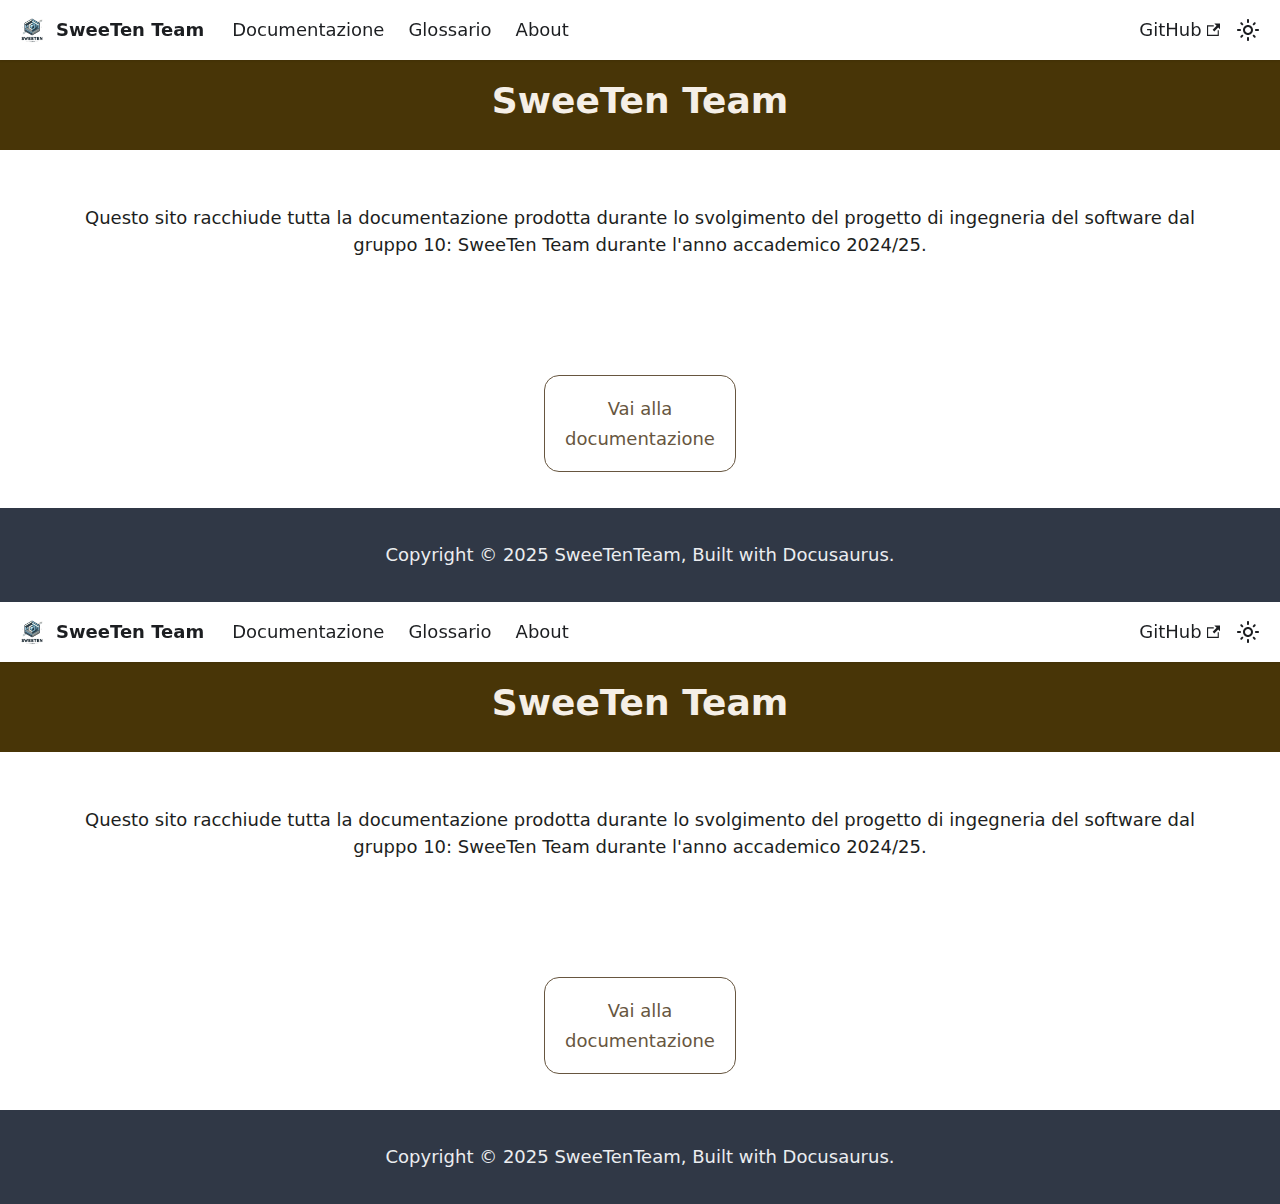
<file: index.html>
<!doctype html>
<html lang="it" dir="ltr" class="plugin-pages plugin-id-default" data-has-hydrated="false">
<head>
<meta charset="UTF-8">
<meta name="generator" content="Docusaurus v3.6.0">
<title data-rh="true">SweeTen Team</title><meta data-rh="true" property="og:title" content="SweeTen Team"><meta data-rh="true" name="viewport" content="width=device-width,initial-scale=1"><meta data-rh="true" name="twitter:card" content="summary_large_image"><meta data-rh="true" property="og:url" content="https://sweetenteam.github.io/"><meta data-rh="true" property="og:locale" content="it"><meta data-rh="true" name="docusaurus_locale" content="it"><meta data-rh="true" name="docusaurus_tag" content="default"><meta data-rh="true" name="docsearch:language" content="it"><meta data-rh="true" name="docsearch:docusaurus_tag" content="default"><link data-rh="true" rel="icon" href="/img/favicon.ico"><link data-rh="true" rel="canonical" href="https://sweetenteam.github.io/"><link data-rh="true" rel="alternate" href="https://sweetenteam.github.io/" hreflang="it"><link data-rh="true" rel="alternate" href="https://sweetenteam.github.io/" hreflang="x-default"><script data-rh="true">function insertBanner(){var n=document.createElement("div");n.id="__docusaurus-base-url-issue-banner-container";n.innerHTML='\n<div id="__docusaurus-base-url-issue-banner" style="border: thick solid red; background-color: rgb(255, 230, 179); margin: 20px; padding: 20px; font-size: 20px;">\n   <p style="font-weight: bold; font-size: 30px;">Your Docusaurus site did not load properly.</p>\n   <p>A very common reason is a wrong site <a href="https://docusaurus.io/docs/docusaurus.config.js/#baseUrl" style="font-weight: bold;">baseUrl configuration</a>.</p>\n   <p>Current configured baseUrl = <span style="font-weight: bold; color: red;">/</span>  (default value)</p>\n   <p>We suggest trying baseUrl = <span id="__docusaurus-base-url-issue-banner-suggestion-container" style="font-weight: bold; color: green;"></span></p>\n</div>\n',document.body.prepend(n);var e=document.getElementById("__docusaurus-base-url-issue-banner-suggestion-container"),s=window.location.pathname,o="/"===s.substr(-1)?s:s+"/";e.innerHTML=o}document.addEventListener("DOMContentLoaded",(function(){void 0===window.docusaurus&&insertBanner()}))</script><link rel="stylesheet" href="/assets/css/styles.9c158692.css">
<script src="/assets/js/runtime~main.d0ac386a.js" defer="defer"></script>
<script src="/assets/js/main.130b7fe0.js" defer="defer"></script>
</head>
<body class="navigation-with-keyboard">
<script>!function(){function t(t){document.documentElement.setAttribute("data-theme",t)}var e=function(){try{return new URLSearchParams(window.location.search).get("docusaurus-theme")}catch(t){}}()||function(){try{return window.localStorage.getItem("theme")}catch(t){}}();t(null!==e?e:"light")}(),function(){try{const n=new URLSearchParams(window.location.search).entries();for(var[t,e]of n)if(t.startsWith("docusaurus-data-")){var a=t.replace("docusaurus-data-","data-");document.documentElement.setAttribute(a,e)}}catch(t){}}()</script><div id="__docusaurus"><div role="region" aria-label="Passa al contenuto principale"><a class="skipToContent_fXgn" href="#__docusaurus_skipToContent_fallback">Passa al contenuto principale</a></div><nav aria-label="Principale" class="navbar navbar--fixed-top"><div class="navbar__inner"><div class="navbar__items"><button aria-label="Attiva/disattiva la barra di navigazione" aria-expanded="false" class="navbar__toggle clean-btn" type="button"><svg width="30" height="30" viewBox="0 0 30 30" aria-hidden="true"><path stroke="currentColor" stroke-linecap="round" stroke-miterlimit="10" stroke-width="2" d="M4 7h22M4 15h22M4 23h22"></path></svg></button><a class="navbar__brand" href="/"><div class="navbar__logo"><img src="/img/sweetenteam.png" alt="SweeTen Team Logo" class="themedComponent_mlkZ themedComponent--light_NVdE"><img src="/img/sweetenteam.png" alt="SweeTen Team Logo" class="themedComponent_mlkZ themedComponent--dark_xIcU"></div><b class="navbar__title text--truncate">SweeTen Team</b></a><a class="navbar__item navbar__link" href="/docs/intro">Documentazione</a><a class="navbar__item navbar__link" href="/docs/PB/Glossario">Glossario</a><a class="navbar__item navbar__link" href="/about">About</a></div><div class="navbar__items navbar__items--right"><a href="https://github.com/SweeTenTeam/Docs" target="_blank" rel="noopener noreferrer" class="navbar__item navbar__link">GitHub<svg width="13.5" height="13.5" aria-hidden="true" viewBox="0 0 24 24" class="iconExternalLink_nPIU"><path fill="currentColor" d="M21 13v10h-21v-19h12v2h-10v15h17v-8h2zm3-12h-10.988l4.035 4-6.977 7.07 2.828 2.828 6.977-7.07 4.125 4.172v-11z"></path></svg></a><div class="toggle_vylO colorModeToggle_DEke"><button class="clean-btn toggleButton_gllP toggleButtonDisabled_aARS" type="button" disabled="" title="Passa dalla modalità scura a quella chiara (currently modalità luce)" aria-label="Passa dalla modalità scura a quella chiara (currently modalità luce)" aria-live="polite" aria-pressed="false"><svg viewBox="0 0 24 24" width="24" height="24" class="lightToggleIcon_pyhR"><path fill="currentColor" d="M12,9c1.65,0,3,1.35,3,3s-1.35,3-3,3s-3-1.35-3-3S10.35,9,12,9 M12,7c-2.76,0-5,2.24-5,5s2.24,5,5,5s5-2.24,5-5 S14.76,7,12,7L12,7z M2,13l2,0c0.55,0,1-0.45,1-1s-0.45-1-1-1l-2,0c-0.55,0-1,0.45-1,1S1.45,13,2,13z M20,13l2,0c0.55,0,1-0.45,1-1 s-0.45-1-1-1l-2,0c-0.55,0-1,0.45-1,1S19.45,13,20,13z M11,2v2c0,0.55,0.45,1,1,1s1-0.45,1-1V2c0-0.55-0.45-1-1-1S11,1.45,11,2z M11,20v2c0,0.55,0.45,1,1,1s1-0.45,1-1v-2c0-0.55-0.45-1-1-1C11.45,19,11,19.45,11,20z M5.99,4.58c-0.39-0.39-1.03-0.39-1.41,0 c-0.39,0.39-0.39,1.03,0,1.41l1.06,1.06c0.39,0.39,1.03,0.39,1.41,0s0.39-1.03,0-1.41L5.99,4.58z M18.36,16.95 c-0.39-0.39-1.03-0.39-1.41,0c-0.39,0.39-0.39,1.03,0,1.41l1.06,1.06c0.39,0.39,1.03,0.39,1.41,0c0.39-0.39,0.39-1.03,0-1.41 L18.36,16.95z M19.42,5.99c0.39-0.39,0.39-1.03,0-1.41c-0.39-0.39-1.03-0.39-1.41,0l-1.06,1.06c-0.39,0.39-0.39,1.03,0,1.41 s1.03,0.39,1.41,0L19.42,5.99z M7.05,18.36c0.39-0.39,0.39-1.03,0-1.41c-0.39-0.39-1.03-0.39-1.41,0l-1.06,1.06 c-0.39,0.39-0.39,1.03,0,1.41s1.03,0.39,1.41,0L7.05,18.36z"></path></svg><svg viewBox="0 0 24 24" width="24" height="24" class="darkToggleIcon_wfgR"><path fill="currentColor" d="M9.37,5.51C9.19,6.15,9.1,6.82,9.1,7.5c0,4.08,3.32,7.4,7.4,7.4c0.68,0,1.35-0.09,1.99-0.27C17.45,17.19,14.93,19,12,19 c-3.86,0-7-3.14-7-7C5,9.07,6.81,6.55,9.37,5.51z M12,3c-4.97,0-9,4.03-9,9s4.03,9,9,9s9-4.03,9-9c0-0.46-0.04-0.92-0.1-1.36 c-0.98,1.37-2.58,2.26-4.4,2.26c-2.98,0-5.4-2.42-5.4-5.4c0-1.81,0.89-3.42,2.26-4.4C12.92,3.04,12.46,3,12,3L12,3z"></path></svg></button></div><div class="navbarSearchContainer_Bca1"></div></div></div><div role="presentation" class="navbar-sidebar__backdrop"></div></nav><div id="__docusaurus_skipToContent_fallback" class="main-wrapper mainWrapper_z2l0"><header><h1 id="header" class="titleH">SweeTen Team</h1></header><main><p id="main-par" class="par">Questo sito racchiude tutta la documentazione prodotta durante lo svolgimento del progetto di ingegneria del software dal gruppo 10: SweeTen Team durante l&#x27;anno accademico 2024/25.</p><div id="link-div"><a id="link" href="/docs/intro">Vai alla documentazione</a></div></main></div><footer class="footer footer--dark"><div class="container container-fluid"><div class="footer__bottom text--center"><div class="footer__copyright">Copyright © 2025 SweeTenTeam, Built with Docusaurus.</div></div></div></footer></div>
</body>
</html>
</file>
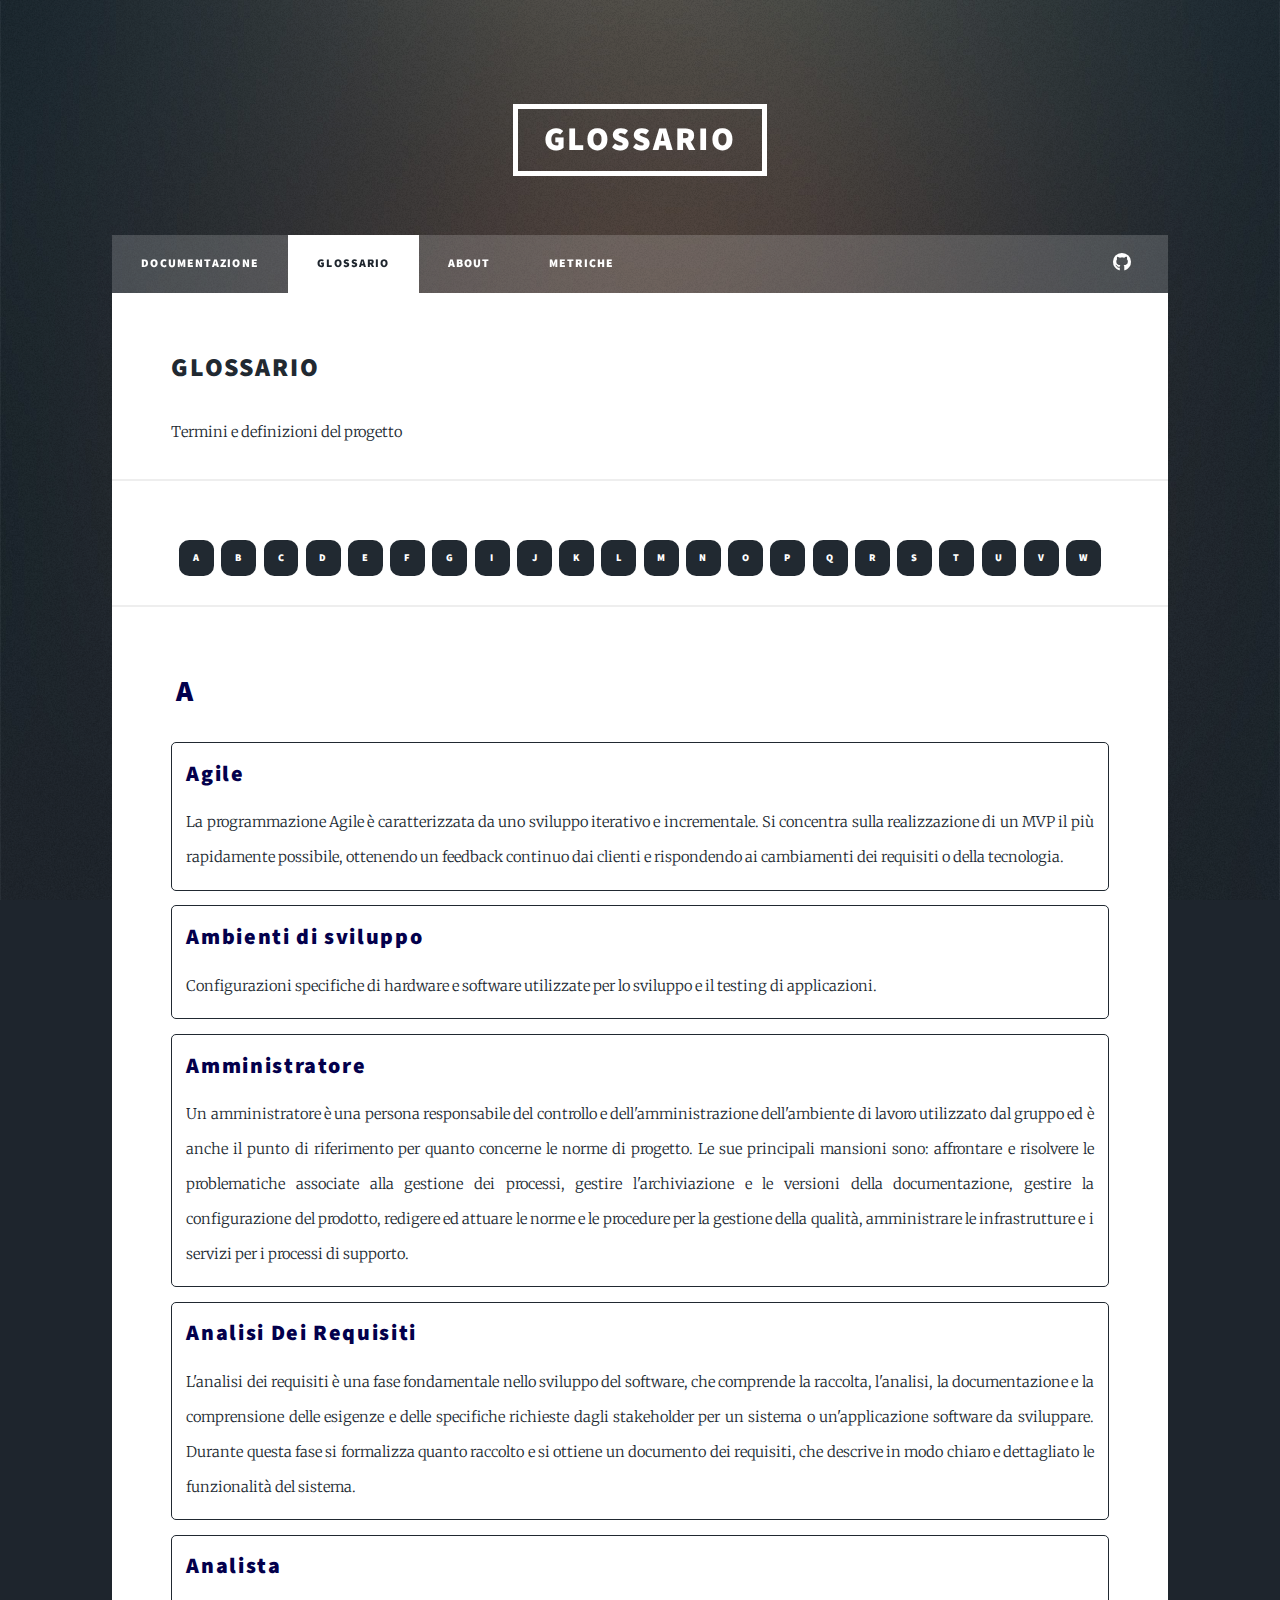
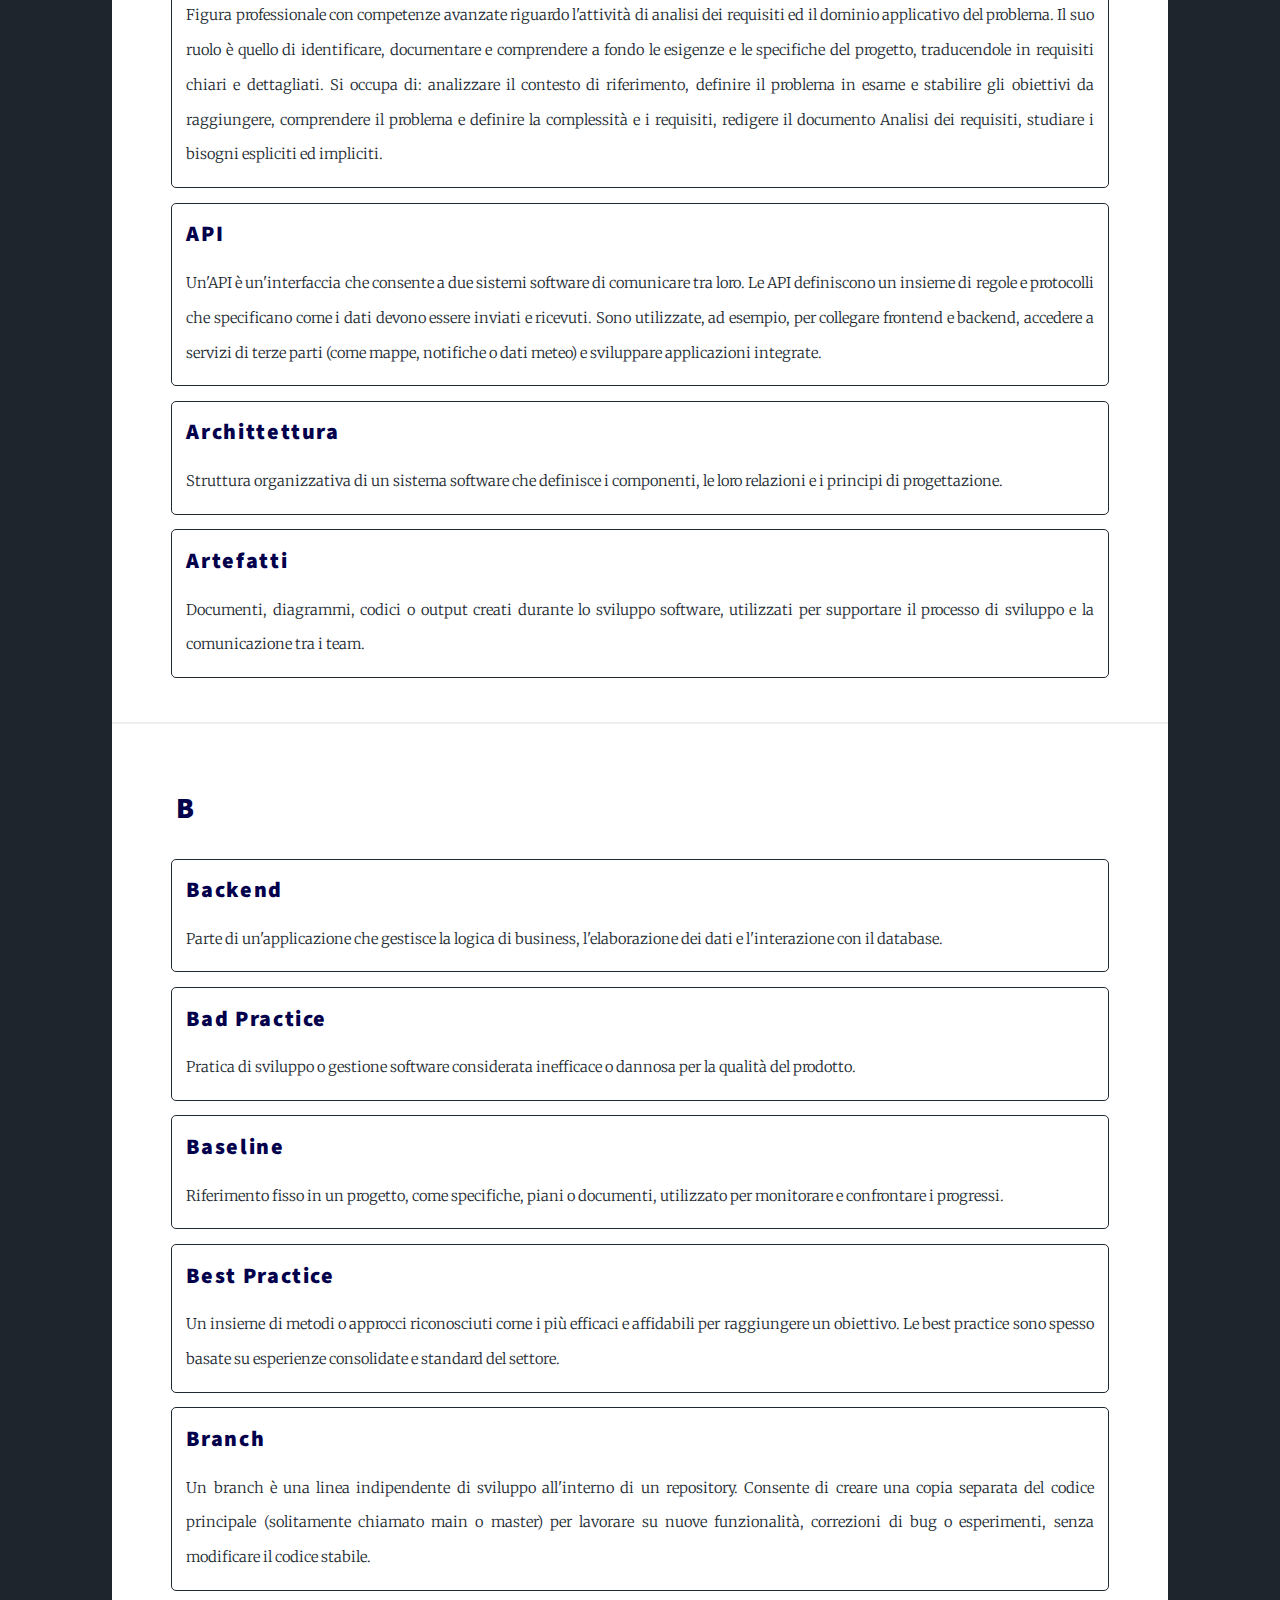
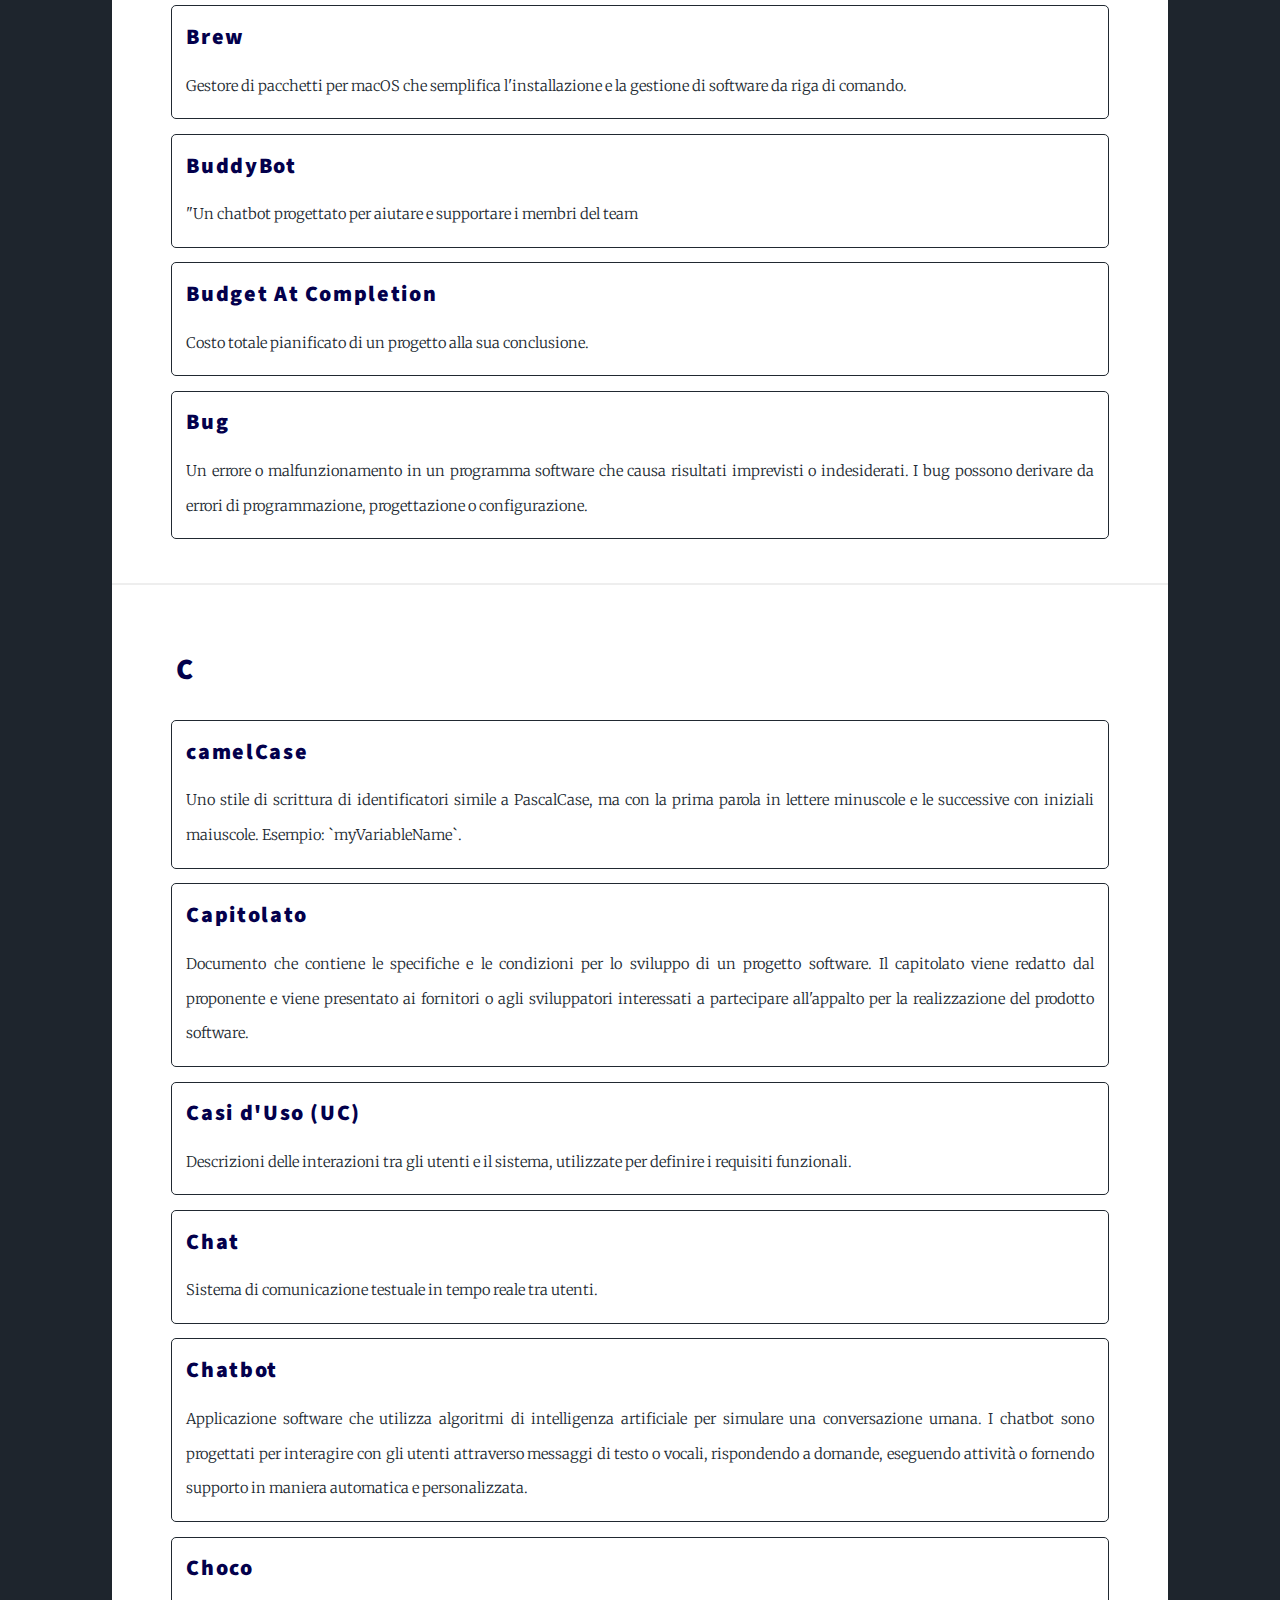
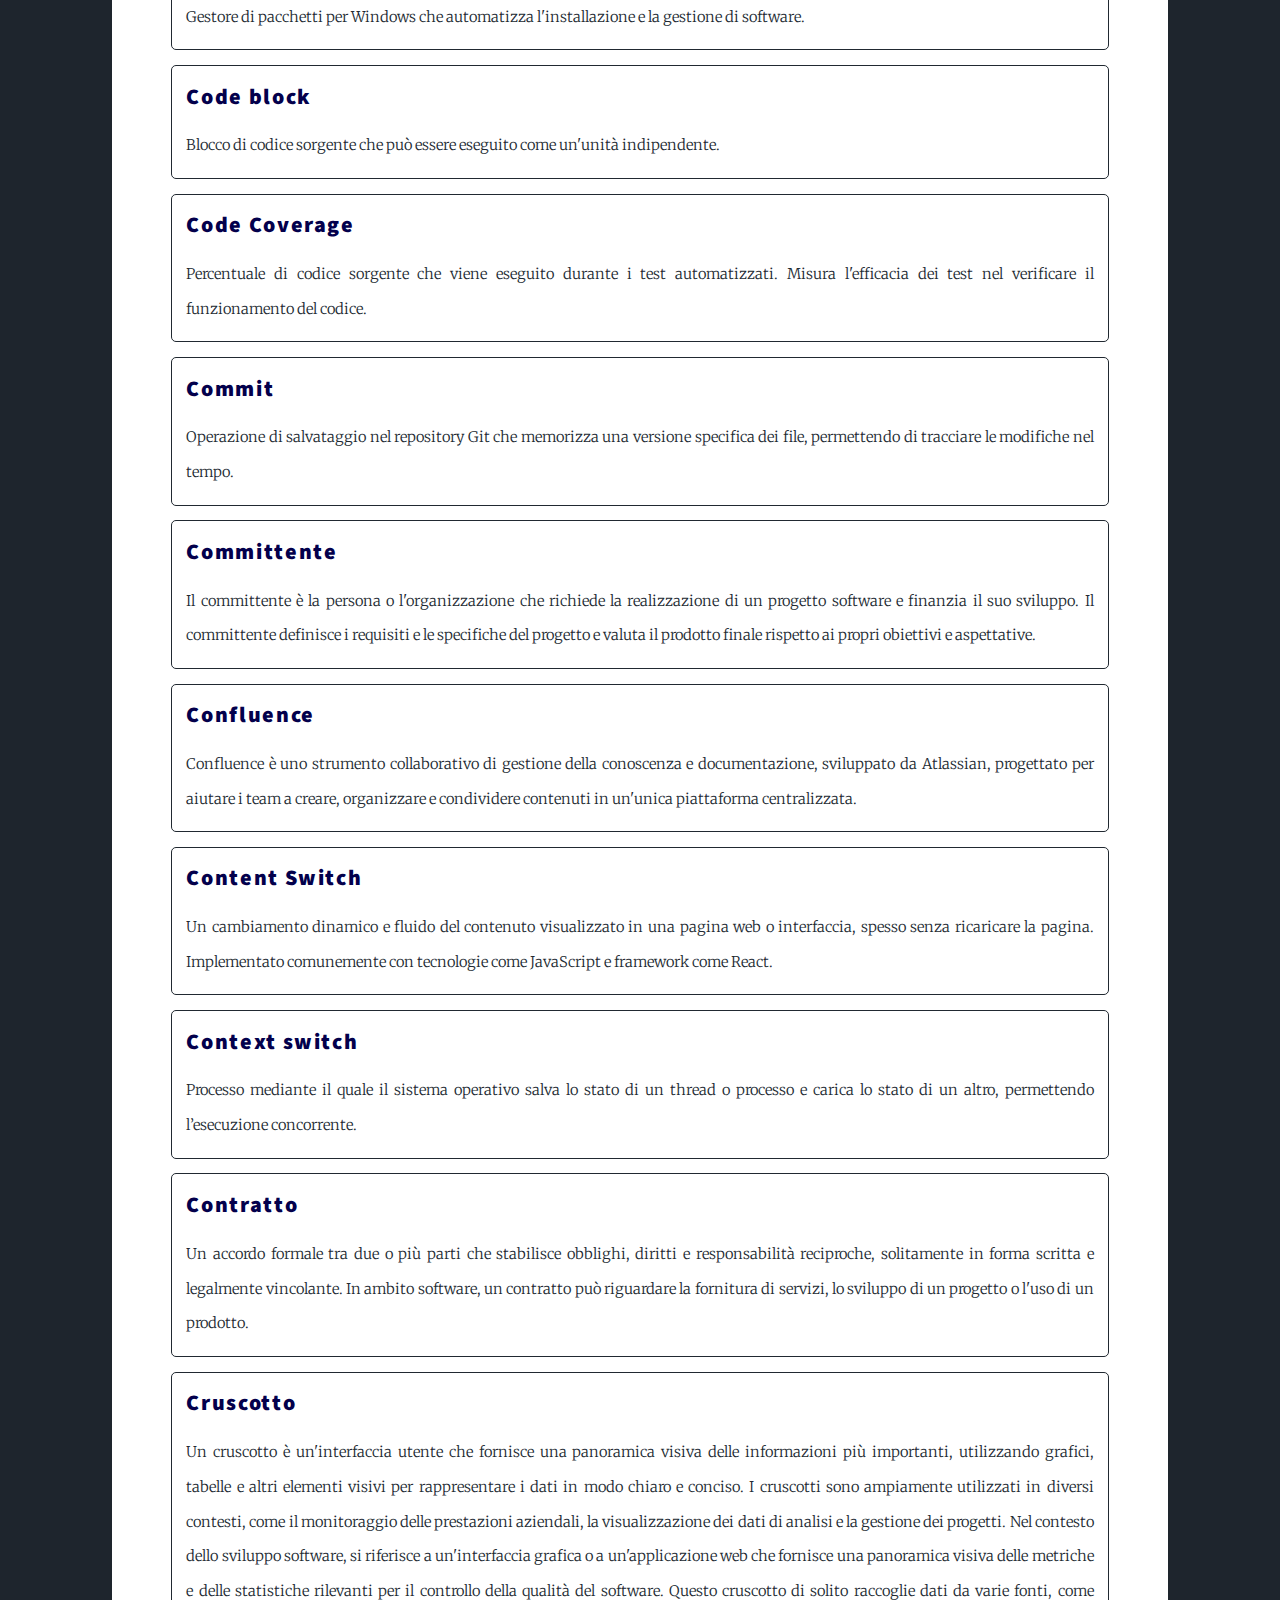
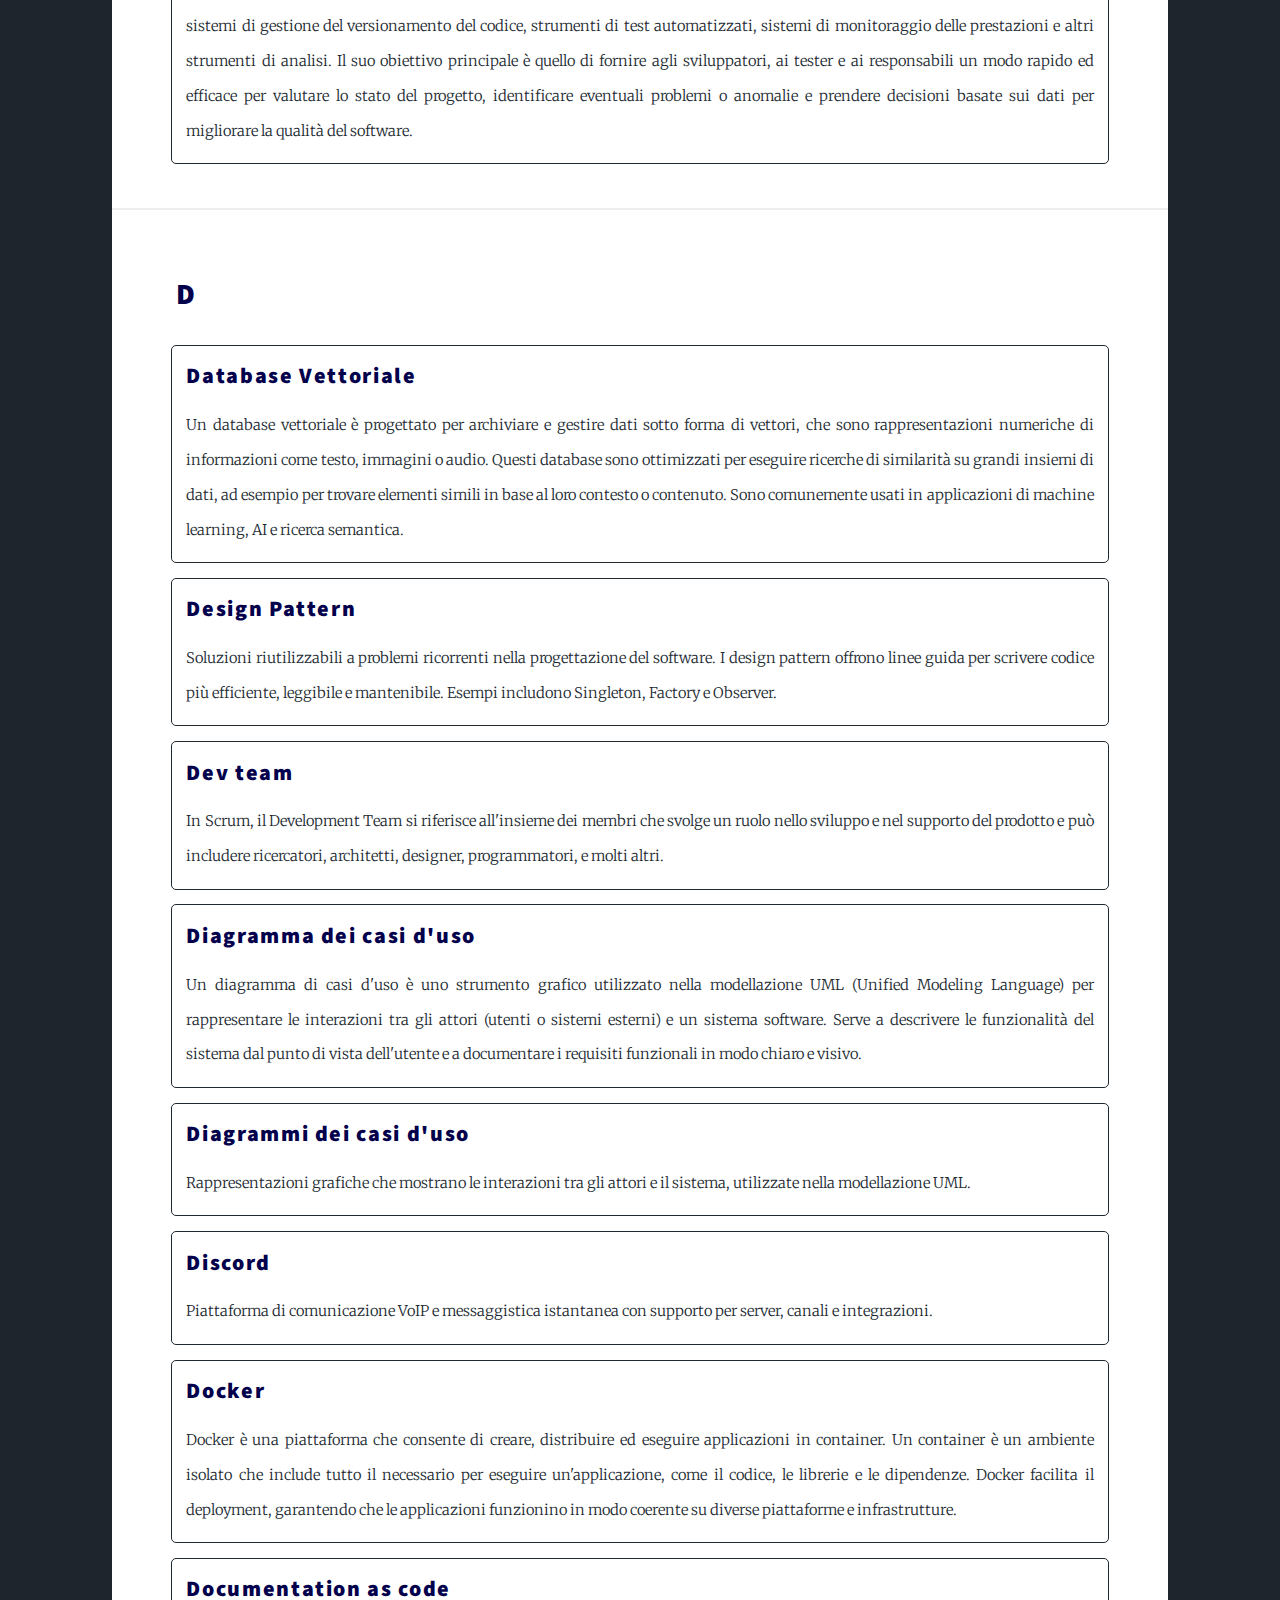
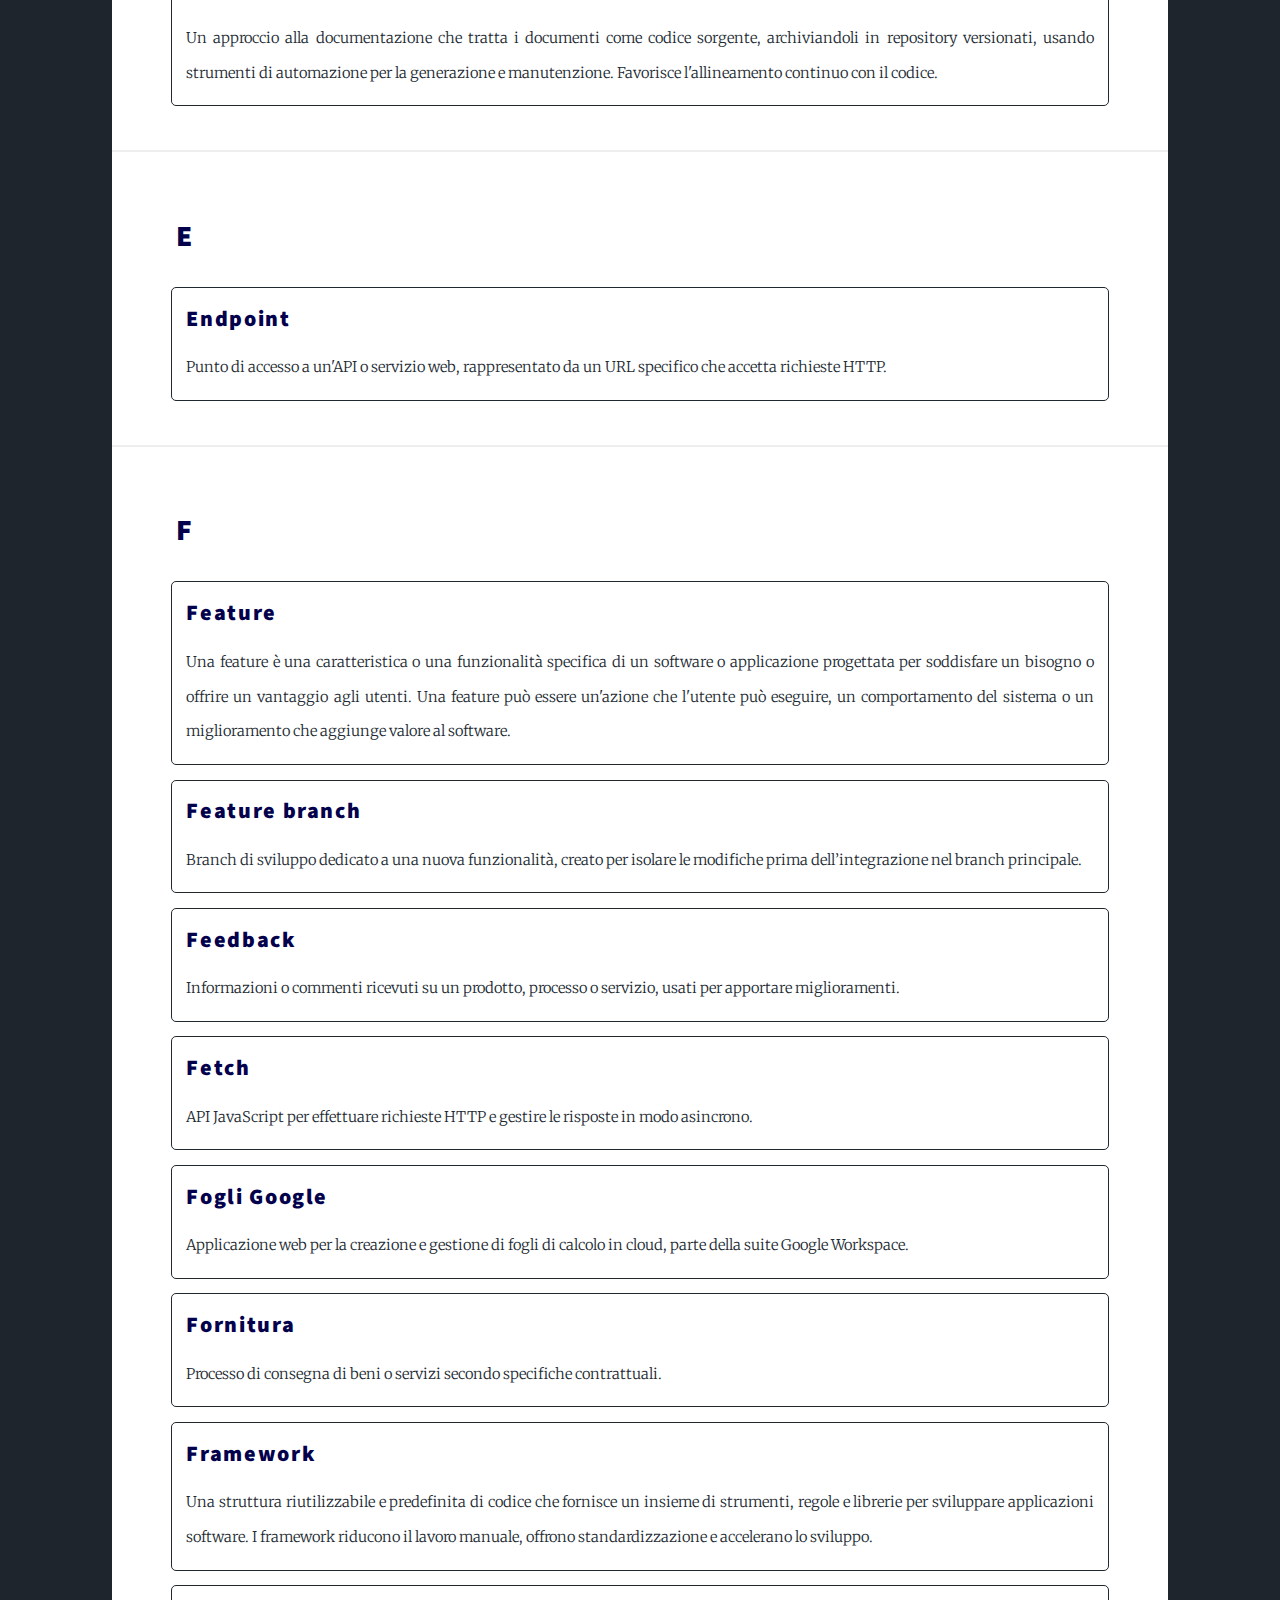
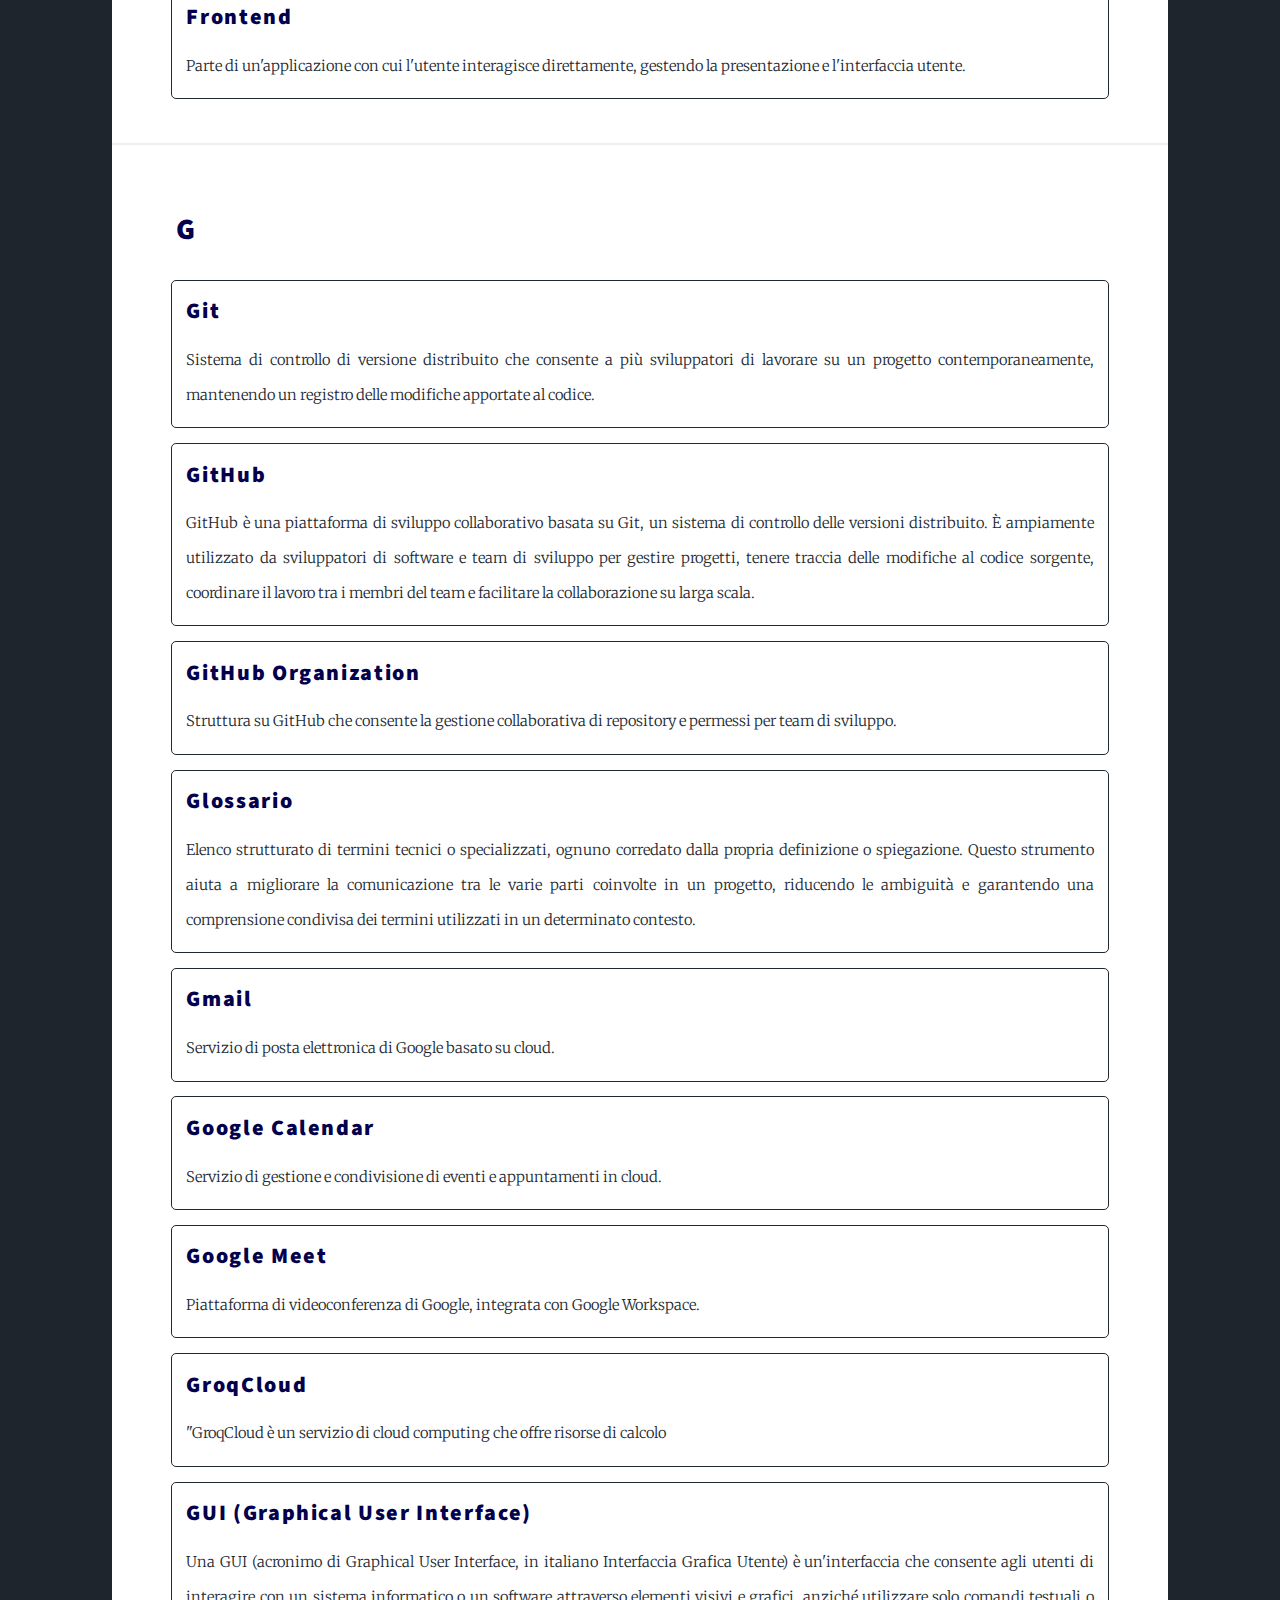
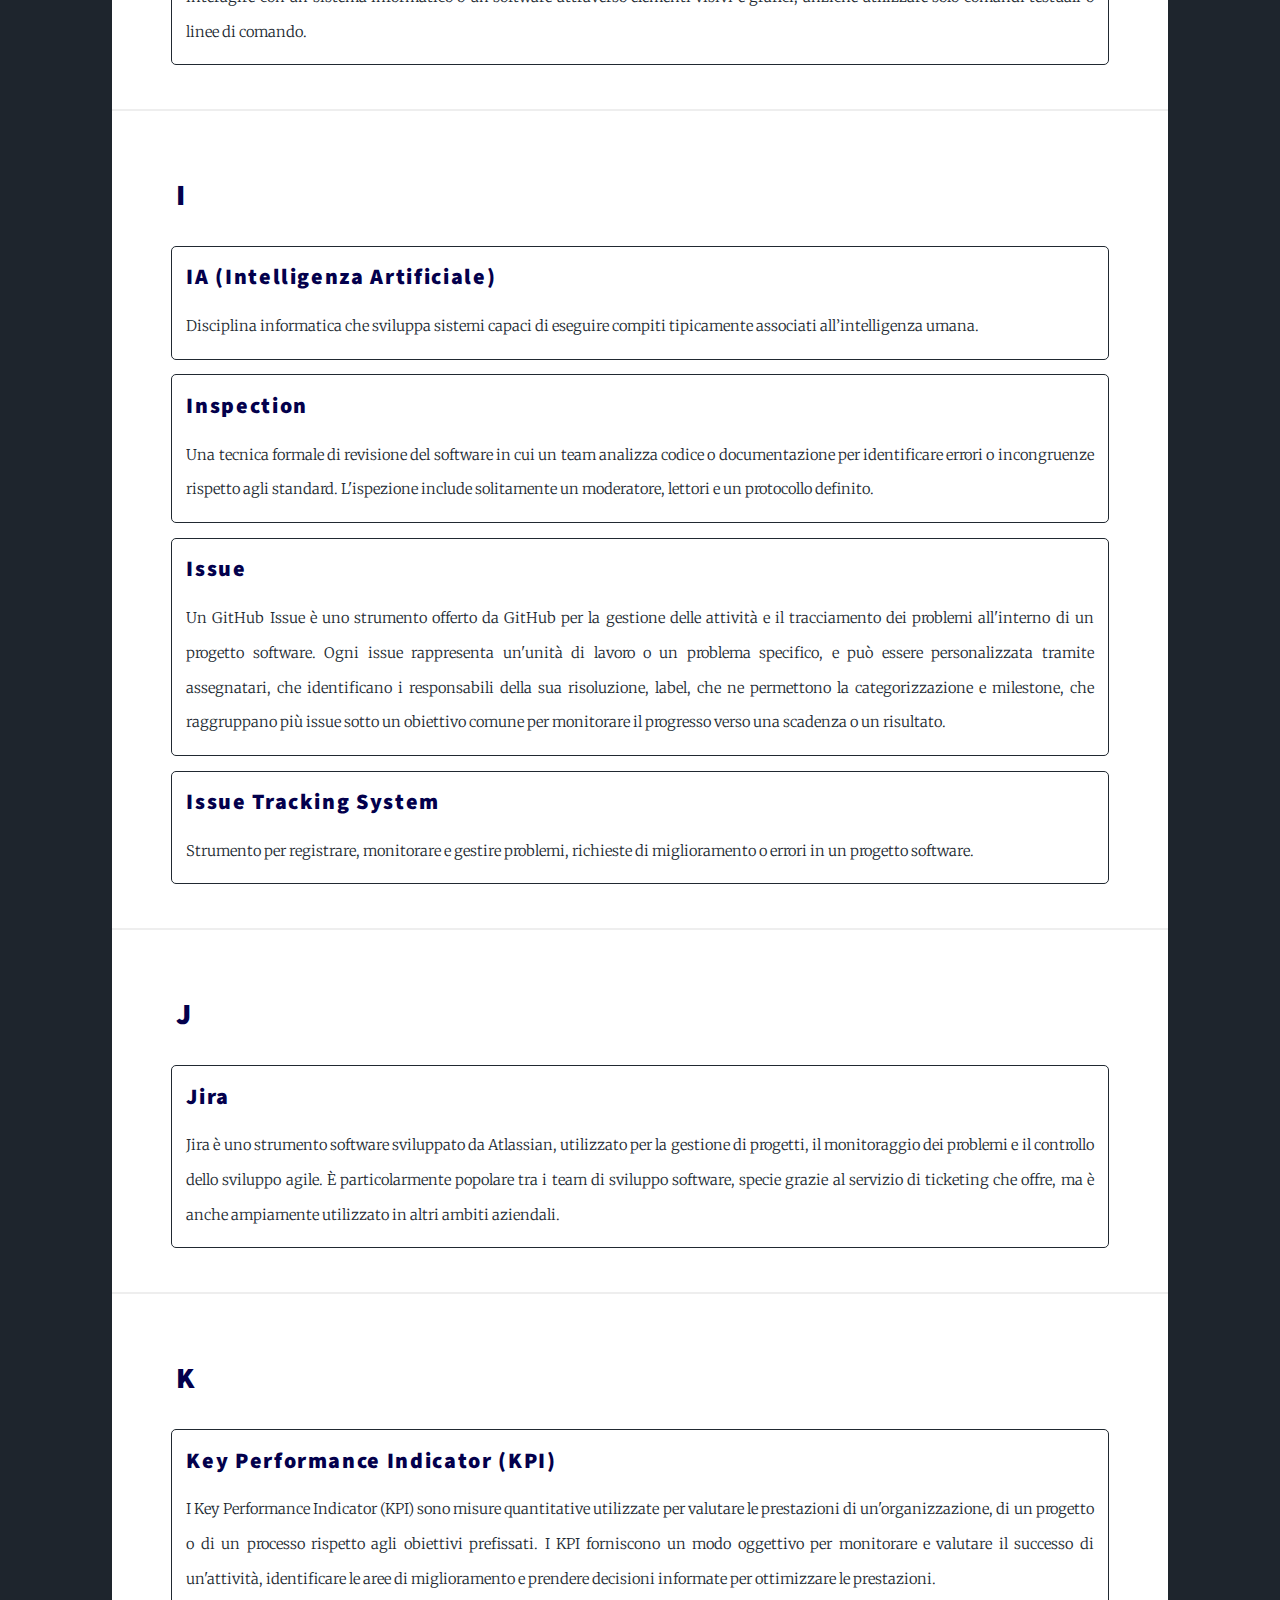
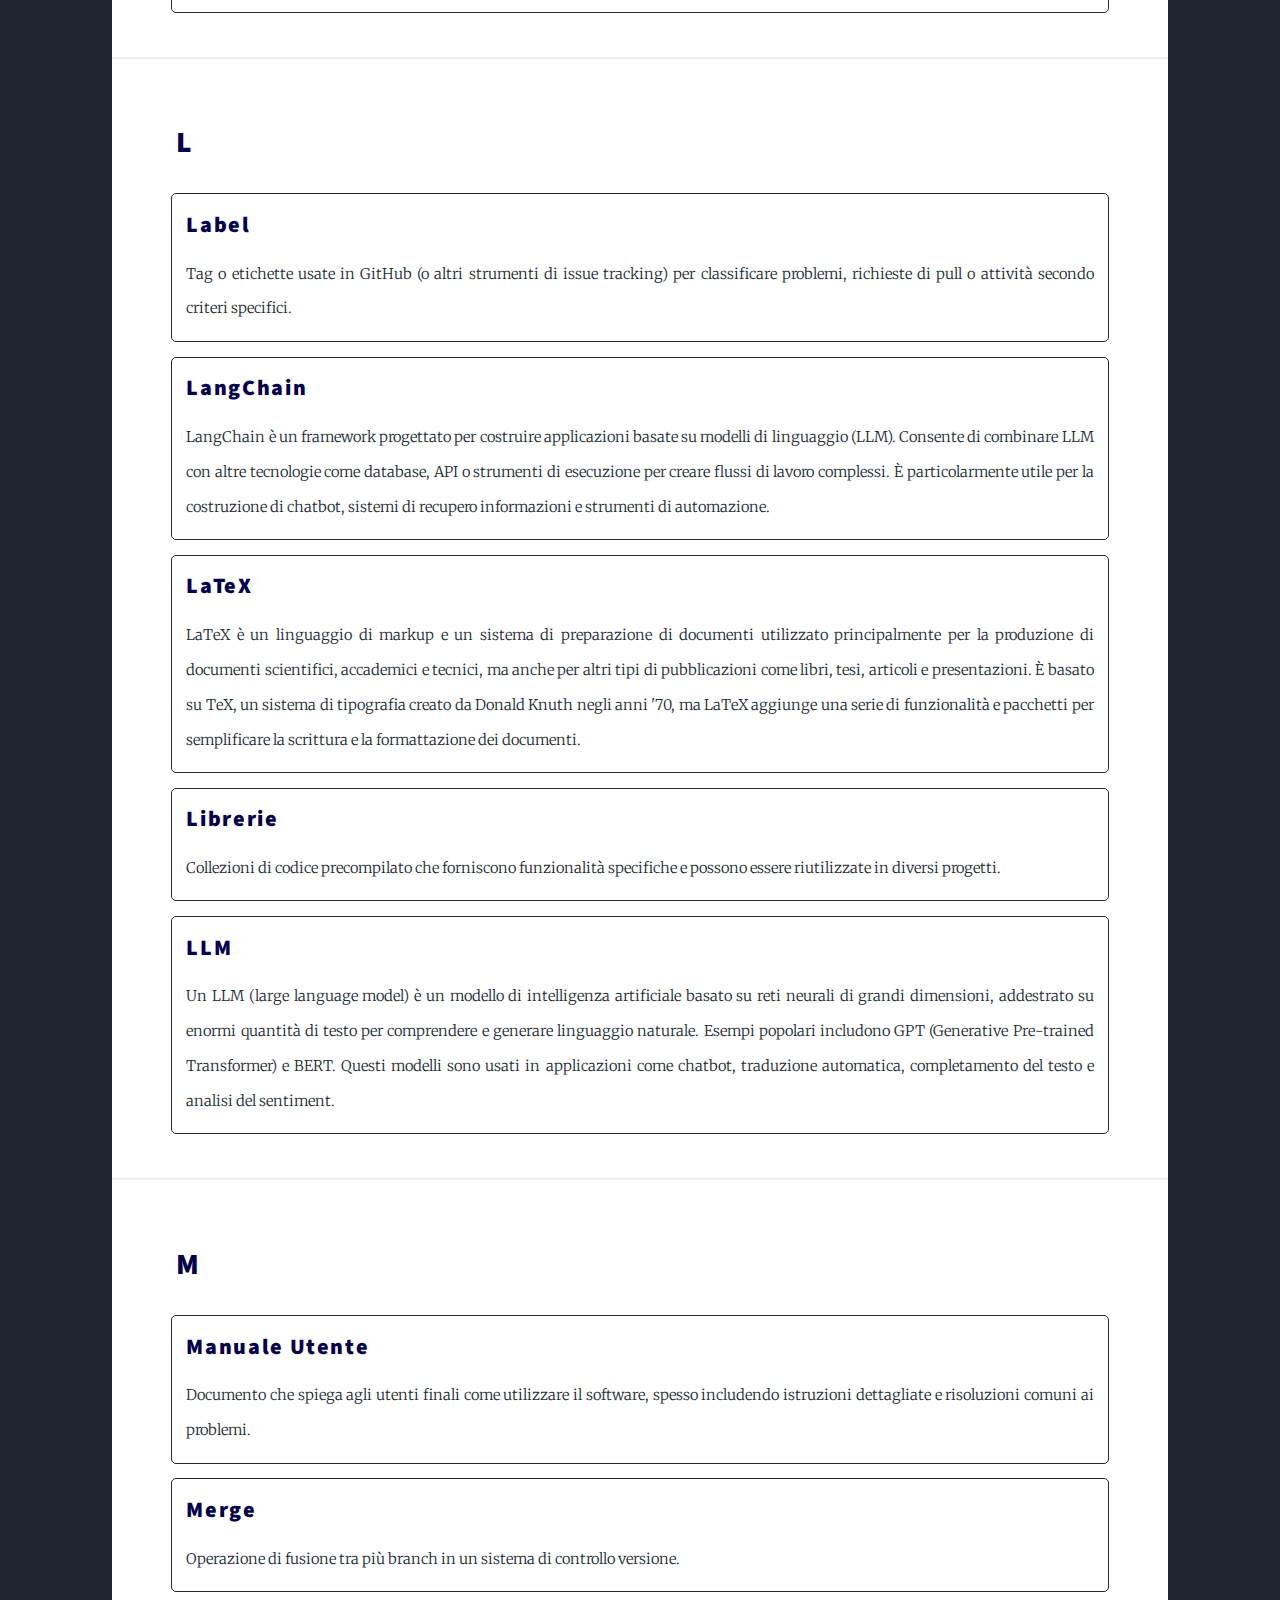
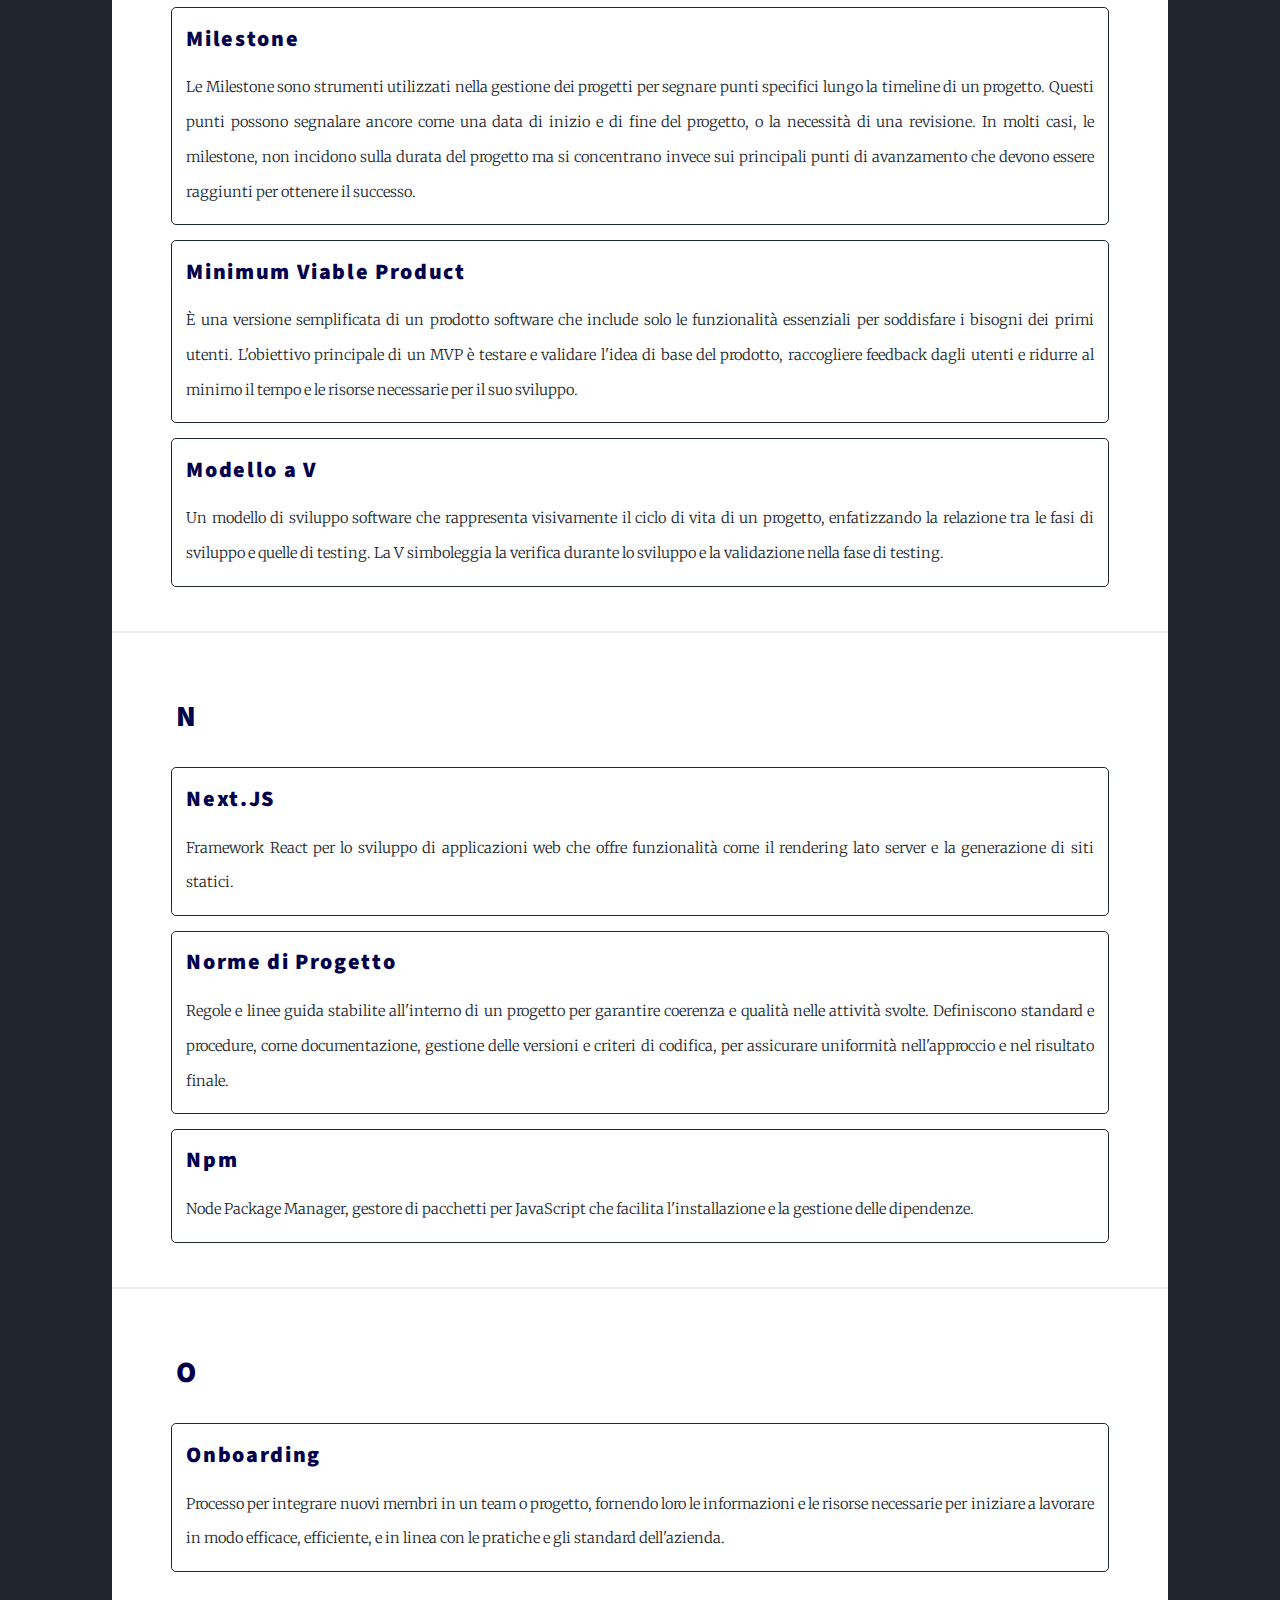
<file: docs/PB/Glossario/index.html>
<!DOCTYPE HTML>
<html>
	<head>
		<title>Glossario</title>
		<meta charset="utf-8" />
		<link rel="icon" href="../../../images/sweetenteam.png">
		<meta name="viewport" content="width=device-width, initial-scale=1, user-scalable=no" />
		<link rel="stylesheet" href="../../../assets/css/main.css" />
		<noscript><link rel="stylesheet" href="../../../assets/css/noscript.css" /></noscript>
		<style>
			.termine {
				border: 1px solid;
				border-radius: 5px;
				padding: 1em;
				margin-bottom: 1em;
			}
			.termine p{
				margin: 0;
				padding: 0;
			}
			.termine h4{
				color: #03004c;
				font-size: 1.5em;
				text-transform: none;
			}
			#main h3{
				color: #03004c;
				font-size: 2em;
				padding: 5px;
			}
			.letters {
				display: flex;
				flex-wrap: wrap;
				justify-content: center;
    			gap: 0.5em;
			}
			.letters button {
				padding: 0 !important;
   	 			width: 3.4em !important;
    			border-radius: 1em;
			}
		</style>
	</head>
	<body>

		<!-- Wrapper -->
			<div id="wrapper" class="fade-in">

			<!-- Header -->
				<header id="header">
					<a class="logo">Glossario</a>
				</header>
			<!-- Nav -->
				<nav id="nav">
					<ul class="links">
						<li><a href="../../../index.html#header">Documentazione</a></li>
						<li class="active"><a href="index.html">Glossario</a></li>
						<li><a href="../../../about.html">About</a></li>
						<li><a href="../../../metriche.html">Metriche</a></li>
					</ul>
					<ul class="icons">
						<li><a href="https://github.com/SweeTenTeam/Docs" target="_blank" rel="noopener noreferrer" class="icon brands fa-github"><span class="label">GitHub</span></a></li>
					</ul>
				</nav>
				<!-- Main -->
				 
					<div id="main">
						<h2>Glossario</h2>
						<p style="border: none; padding-top: 0;">Termini e definizioni del progetto</p>
						<div class="letters">
							<button class="button primary fit small" onclick="document.getElementById('A').scrollIntoView({ behavior: 'smooth' });">A</button>
							<button class="button primary fit small" onclick="document.getElementById('B').scrollIntoView({ behavior: 'smooth' });">B</button>
							<button class="button primary fit small" onclick="document.getElementById('C').scrollIntoView({ behavior: 'smooth' });">C</button>
							<button class="button primary fit small" onclick="document.getElementById('D').scrollIntoView({ behavior: 'smooth' });">D</button>
							<button class="button primary fit small" onclick="document.getElementById('E').scrollIntoView({ behavior: 'smooth' });">E</button>
							<button class="button primary fit small" onclick="document.getElementById('F').scrollIntoView({ behavior: 'smooth' });">F</button>
							<button class="button primary fit small" onclick="document.getElementById('G').scrollIntoView({ behavior: 'smooth' });">G</button>
							<button class="button primary fit small" onclick="document.getElementById('I').scrollIntoView({ behavior: 'smooth' });">I</button>
							<button class="button primary fit small" onclick="document.getElementById('J').scrollIntoView({ behavior: 'smooth' });">J</button>
							<button class="button primary fit small" onclick="document.getElementById('K').scrollIntoView({ behavior: 'smooth' });">K</button>
							<button class="button primary fit small" onclick="document.getElementById('L').scrollIntoView({ behavior: 'smooth' });">L</button>
							<button class="button primary fit small" onclick="document.getElementById('M').scrollIntoView({ behavior: 'smooth' });">M</button>
							<button class="button primary fit small" onclick="document.getElementById('N').scrollIntoView({ behavior: 'smooth' });">N</button>
							<button class="button primary fit small" onclick="document.getElementById('O').scrollIntoView({ behavior: 'smooth' });">O</button>
							<button class="button primary fit small" onclick="document.getElementById('P').scrollIntoView({ behavior: 'smooth' });">P</button>
							<button class="button primary fit small" onclick="document.getElementById('Q').scrollIntoView({ behavior: 'smooth' });">Q</button>
							<button class="button primary fit small" onclick="document.getElementById('R').scrollIntoView({ behavior: 'smooth' });">R</button>
							<button class="button primary fit small" onclick="document.getElementById('S').scrollIntoView({ behavior: 'smooth' });">S</button>
							<button class="button primary fit small" onclick="document.getElementById('T').scrollIntoView({ behavior: 'smooth' });">T</button>
							<button class="button primary fit small" onclick="document.getElementById('U').scrollIntoView({ behavior: 'smooth' });">U</button>
							<button class="button primary fit small" onclick="document.getElementById('V').scrollIntoView({ behavior: 'smooth' });">V</button>
							<button class="button primary fit small" onclick="document.getElementById('W').scrollIntoView({ behavior: 'smooth' });">W</button>
						</div>
						<div id="A">
							<h3>A</h3>
							<div id="agile" class="termine">
								<span id="Agile"></span>
								<h4>Agile</h4>
								<p>La programmazione Agile è caratterizzata da uno sviluppo iterativo e incrementale. Si concentra sulla realizzazione di un MVP il più rapidamente possibile, ottenendo un feedback continuo dai clienti e rispondendo ai cambiamenti dei requisiti o della tecnologia.</p>
							</div>
							<div id="ambienti-di-sviluppo" class="termine">
								<span id="ambiente-di-sviluppo"></span>
								<h4>Ambienti di sviluppo</h4>
								<p>Configurazioni specifiche di hardware e software utilizzate per lo sviluppo e il testing di applicazioni.</p>
							</div>
							<div id="amministratore" class="termine">
								<span id="amministratori"></span>
								<span id="Amministratore"></span>
								<h4>Amministratore</h4>
								<p>Un amministratore è una persona responsabile del controllo e dell'amministrazione dell'ambiente di lavoro utilizzato dal gruppo ed è anche il punto di riferimento per quanto concerne le norme di progetto. Le sue principali mansioni sono: affrontare e risolvere le problematiche associate alla gestione dei processi, gestire l'archiviazione e le versioni della documentazione, gestire la configurazione del prodotto, redigere ed attuare le norme e le procedure per la gestione della qualità, amministrare le infrastrutture e i servizi per i processi di supporto.</p>
							</div>
							<div id="analisi-dei-requisiti" class="termine">
								<span id="adr"></span>
								<h4>Analisi Dei Requisiti</h4>
								<p>L'analisi dei requisiti è una fase fondamentale nello sviluppo del software, che comprende la raccolta, l'analisi, la documentazione e la comprensione delle esigenze e delle specifiche richieste dagli stakeholder per un sistema o un'applicazione software da sviluppare. Durante questa fase si formalizza quanto raccolto e si ottiene un documento dei requisiti, che descrive in modo chiaro e dettagliato le funzionalità del sistema.</p>
							</div>
							<div id="analista" class="termine">
								<span id="analisti"></span>
								<h4>Analista</h4>
								<p>Figura professionale con competenze avanzate riguardo l'attività di analisi dei requisiti ed il dominio applicativo del problema. Il suo ruolo è quello di identificare, documentare e comprendere a fondo le esigenze e le specifiche del progetto, traducendole in requisiti chiari e dettagliati. Si occupa di: analizzare il contesto di riferimento, definire il problema in esame e stabilire gli obiettivi da raggiungere, comprendere il problema e definire la complessità e i requisiti, redigere il documento Analisi dei requisiti, studiare i bisogni espliciti ed impliciti.</p>
							</div>
							<div id="api" class="termine">
								<h4>API</h4>
								<p>Un'API è un'interfaccia che consente a due sistemi software di comunicare tra loro. Le API definiscono un insieme di regole e protocolli che specificano come i dati devono essere inviati e ricevuti. Sono utilizzate, ad esempio, per collegare frontend e backend, accedere a servizi di terze parti (come mappe, notifiche o dati meteo) e sviluppare applicazioni integrate.</p>
							</div>
							<div id="archittettura" class="termine">
								<span id="architetture"></span>
								<h4>Archittettura</h4>
								<p>Struttura organizzativa di un sistema software che definisce i componenti, le loro relazioni e i principi di progettazione.</p>
							</div>
							<div id="artefatti" class="termine">
								<span id="artefatto"></span>
								<h4>Artefatti</h4>
								<p>Documenti, diagrammi, codici o output creati durante lo sviluppo software, utilizzati per supportare il processo di sviluppo e la comunicazione tra i team.</p>
							</div>
						</div>
						
						<div id="B">
							<h3>B</h3>
							<div id="backend" class="termine">
								<h4>Backend</h4>
								<p>Parte di un'applicazione che gestisce la logica di business, l'elaborazione dei dati e l'interazione con il database.</p>
							</div>
							<div id="bad-practice" class="termine">
								<span id="bad-practices"></span>
								<h4>Bad Practice</h4>
								<p>Pratica di sviluppo o gestione software considerata inefficace o dannosa per la qualità del prodotto.</p>
							</div>
							<div id="baseline" class="termine">
								<h4>Baseline</h4>
								<p>Riferimento fisso in un progetto, come specifiche, piani o documenti, utilizzato per monitorare e confrontare i progressi.</p>
							</div>
							<div id="best-practice" class="termine">
								<h4>Best Practice</h4>
								<p>Un insieme di metodi o approcci riconosciuti come i più efficaci e affidabili per raggiungere un obiettivo. Le best practice sono spesso basate su esperienze consolidate e standard del settore.</p>
							</div>
							<div id="branch" class="termine">
								<h4>Branch</h4>
								<p>Un branch è una linea indipendente di sviluppo all'interno di un repository. Consente di creare una copia separata del codice principale (solitamente chiamato main o master) per lavorare su nuove funzionalità, correzioni di bug o esperimenti, senza modificare il codice stabile.</p>
							</div>
							<div id="brew" class="termine">
								<h4>Brew</h4>
								<p>Gestore di pacchetti per macOS che semplifica l'installazione e la gestione di software da riga di comando.</p>
							</div>
							<div id="buddybot" class="termine">
								<span id="BuddyBot"></span>
								<span id="Buddybot"></span>
								<h4>BuddyBot</h4>
								<p>"Un chatbot progettato per aiutare e supportare i membri del team</p>
							</div>
							<div id="budget-at-completion" class="termine">
								<span id="bac"></span>
								<h4>Budget At Completion</h4>
								<p>Costo totale pianificato di un progetto alla sua conclusione.</p>
							</div>
							<div id="bug" class="termine">
								<h4>Bug</h4>
								<p>Un errore o malfunzionamento in un programma software che causa risultati imprevisti o indesiderati. I bug possono derivare da errori di programmazione, progettazione o configurazione.</p>
							</div>
						</div>
						
						<div id="C">
							<h3>C</h3>
							<div id="camelcase" class="termine">
								<h4>camelCase</h4>
								<p>Uno stile di scrittura di identificatori simile a PascalCase, ma con la prima parola in lettere minuscole e le successive con iniziali maiuscole. Esempio: `myVariableName`.</p>
							</div>
							<div id="capitolato" class="termine">
								<span id="capitolati"></span>
								<h4>Capitolato</h4>
								<p>Documento che contiene le specifiche e le condizioni per lo sviluppo di un progetto software. Il capitolato viene redatto dal proponente e viene presentato ai fornitori o agli sviluppatori interessati a partecipare all'appalto per la realizzazione del prodotto software.</p>
							</div>
							<div id="casi-d'uso-(uc)" class="termine">
								<span id="casi-d'uso"></span>
								<span id="uc"></span>
								<h4>Casi d'Uso (UC)</h4>
								<p>Descrizioni delle interazioni tra gli utenti e il sistema, utilizzate per definire i requisiti funzionali.</p>
							</div>
							<div id="chat" class="termine">
								<h4>Chat</h4>
								<p>Sistema di comunicazione testuale in tempo reale tra utenti.</p>
							</div>
							<div id="chatbot" class="termine">
								<h4>Chatbot</h4>
								<p>Applicazione software che utilizza algoritmi di intelligenza artificiale per simulare una conversazione umana. I chatbot sono progettati per interagire con gli utenti attraverso messaggi di testo o vocali, rispondendo a domande, eseguendo attività o fornendo supporto in maniera automatica e personalizzata.</p>
							</div>
							<div id="choco" class="termine">
								<h4>Choco</h4>
								<p>Gestore di pacchetti per Windows che automatizza l'installazione e la gestione di software.</p>
							</div>
							<div id="code-block" class="termine">
								<h4>Code block</h4>
								<p>Blocco di codice sorgente che può essere eseguito come un'unità indipendente.</p>
							</div>
							<div id="code-coverage" class="termine">
								<h4>Code Coverage</h4>
								<p>Percentuale di codice sorgente che viene eseguito durante i test automatizzati. Misura l'efficacia dei test nel verificare il funzionamento del codice.</p>
							</div>
							<div id="commit" class="termine">
								<h4>Commit</h4>
								<p>Operazione di salvataggio nel repository Git che memorizza una versione specifica dei file, permettendo di tracciare le modifiche nel tempo.</p>
							</div>
							<div id="committente" class="termine">
								<span id="committenti"></span>
								<h4>Committente</h4>
								<p>Il committente è la persona o l'organizzazione che richiede la realizzazione di un progetto software e finanzia il suo sviluppo. Il committente definisce i requisiti e le specifiche del progetto e valuta il prodotto finale rispetto ai propri obiettivi e aspettative.</p>
							</div>
							<div id="confluence" class="termine">
								<h4>Confluence</h4>
								<p>Confluence è uno strumento collaborativo di gestione della conoscenza e documentazione, sviluppato da Atlassian, progettato per aiutare i team a creare, organizzare e condividere contenuti in un'unica piattaforma centralizzata.</p>
							</div>
							<div id="content-switch" class="termine">
								<h4>Content Switch</h4>
								<p>Un cambiamento dinamico e fluido del contenuto visualizzato in una pagina web o interfaccia, spesso senza ricaricare la pagina. Implementato comunemente con tecnologie come JavaScript e framework come React.</p>
							</div>
							<div id="context-switch" class="termine">
								<h4>Context switch</h4>
								<p>Processo mediante il quale il sistema operativo salva lo stato di un thread o processo e carica lo stato di un altro, permettendo l’esecuzione concorrente.</p>
							</div>
							<div id="contratto" class="termine">
								<span id="contratti"></span>
								<h4>Contratto</h4>
								<p>Un accordo formale tra due o più parti che stabilisce obblighi, diritti e responsabilità reciproche, solitamente in forma scritta e legalmente vincolante. In ambito software, un contratto può riguardare la fornitura di servizi, lo sviluppo di un progetto o l'uso di un prodotto.</p>
							</div>
							<div id="cruscotto" class="termine">
								<h4>Cruscotto</h4>
								<p>Un cruscotto è un'interfaccia utente che fornisce una panoramica visiva delle informazioni più importanti, utilizzando grafici, tabelle e altri elementi visivi per rappresentare i dati in modo chiaro e conciso. I cruscotti sono ampiamente utilizzati in diversi contesti, come il monitoraggio delle prestazioni aziendali, la visualizzazione dei dati di analisi e la gestione dei progetti. Nel contesto dello sviluppo software, si riferisce a un'interfaccia grafica o a un'applicazione web che fornisce una panoramica visiva delle metriche e delle statistiche rilevanti per il controllo della qualità del software. Questo cruscotto di solito raccoglie dati da varie fonti, come sistemi di gestione del versionamento del codice, strumenti di test automatizzati, sistemi di monitoraggio delle prestazioni e altri strumenti di analisi. Il suo obiettivo principale è quello di fornire agli sviluppatori, ai tester e ai responsabili un modo rapido ed efficace per valutare lo stato del progetto, identificare eventuali problemi o anomalie e prendere decisioni basate sui dati per migliorare la qualità del software.</p>
							</div>
						</div>
						
						<div id="D">
							<h3>D</h3>
							<div id="database-vettoriale" class="termine">
								<span id="db-vettoriale"></span>
								<h4>Database Vettoriale</h4>
								<p>Un database vettoriale è progettato per archiviare e gestire dati sotto forma di vettori, che sono rappresentazioni numeriche di informazioni come testo, immagini o audio. Questi database sono ottimizzati per eseguire ricerche di similarità su grandi insiemi di dati, ad esempio per trovare elementi simili in base al loro contesto o contenuto. Sono comunemente usati in applicazioni di machine learning, AI e ricerca semantica.</p>
							</div>
							<div id="design-pattern" class="termine">
								<span id="dp"></span>
								<h4>Design Pattern</h4>
								<p>Soluzioni riutilizzabili a problemi ricorrenti nella progettazione del software. I design pattern offrono linee guida per scrivere codice più efficiente, leggibile e mantenibile. Esempi includono Singleton, Factory e Observer.</p>
							</div>
							<div id="dev-team" class="termine">
								<span id="dt"></span>
								<h4>Dev team</h4>
								<p>In Scrum, il Development Team si riferisce all'insieme dei membri che svolge un ruolo nello sviluppo e nel supporto del prodotto e può includere ricercatori, architetti, designer, programmatori, e molti altri.</p>
							</div>
							<div id="diagramma-dei-casi-d'uso" class="termine">
								<span id="use-case-diagram"></span>
								<span id="diagramma-casi-d'uso"></span>
								<span id="diagramma-dei-casi-uso"></span>
								<h4>Diagramma dei casi d'uso</h4>
								<p>Un diagramma di casi d'uso è uno strumento grafico utilizzato nella modellazione UML (Unified Modeling Language) per rappresentare le interazioni tra gli attori (utenti o sistemi esterni) e un sistema software. Serve a descrivere le funzionalità del sistema dal punto di vista dell'utente e a documentare i requisiti funzionali in modo chiaro e visivo.</p>
							</div>
							<div id="diagrammi-dei-casi-d'uso" class="termine">
								<span id="diagramma-dei-casi-d'uso"></span>
								<h4>Diagrammi dei casi d'uso</h4>
								<p>Rappresentazioni grafiche che mostrano le interazioni tra gli attori e il sistema, utilizzate nella modellazione UML.</p>
							</div>
							<div id="discord" class="termine">
								<h4>Discord</h4>
								<p>Piattaforma di comunicazione VoIP e messaggistica istantanea con supporto per server, canali e integrazioni.</p>
							</div>
							<div id="docker" class="termine">
								<h4>Docker</h4>
								<p>Docker è una piattaforma che consente di creare, distribuire ed eseguire applicazioni in container. Un container è un ambiente isolato che include tutto il necessario per eseguire un'applicazione, come il codice, le librerie e le dipendenze. Docker facilita il deployment, garantendo che le applicazioni funzionino in modo coerente su diverse piattaforme e infrastrutture.</p>
							</div>
							<div id="documentation-as-code" class="termine">
								<span id="dac"></span>
								<h4>Documentation as code</h4>
								<p>Un approccio alla documentazione che tratta i documenti come codice sorgente, archiviandoli in repository versionati, usando strumenti di automazione per la generazione e manutenzione. Favorisce l'allineamento continuo con il codice.</p>
							</div>
						</div>

						<div id="E">
							<h3>E</h3>
							<div id="endpoint" class="termine">
								<span id="end-point"></span>
								<h4>Endpoint</h4>
								<p>Punto di accesso a un'API o servizio web, rappresentato da un URL specifico che accetta richieste HTTP.</p>
							</div>
						</div>
						
						<div id="F">
							<h3>F</h3>
							<div id="feature" class="termine">
								<h4>Feature</h4>
								<p>Una feature è una caratteristica o una funzionalità specifica di un software o applicazione progettata per soddisfare un bisogno o offrire un vantaggio agli utenti. Una feature può essere un'azione che l'utente può eseguire, un comportamento del sistema o un miglioramento che aggiunge valore al software.</p>
							</div>
							<div id="feature-branch" class="termine">
								<span id="fb"></span>
								<h4>Feature branch</h4>
								<p>Branch di sviluppo dedicato a una nuova funzionalità, creato per isolare le modifiche prima dell’integrazione nel branch principale.</p>
							</div>
							<div id="feedback" class="termine">
								<h4>Feedback</h4>
								<p>Informazioni o commenti ricevuti su un prodotto, processo o servizio, usati per apportare miglioramenti.</p>
							</div>
							<div id="fetch" class="termine">
								<h4>Fetch</h4>
								<p>API JavaScript per effettuare richieste HTTP e gestire le risposte in modo asincrono.</p>
							</div>
							<div id="fogli-google" class="termine">
								<h4>Fogli Google</h4>
								<p>Applicazione web per la creazione e gestione di fogli di calcolo in cloud, parte della suite Google Workspace.</p>
							</div>
							<div id="fornitura" class="termine">
								<h4>Fornitura</h4>
								<p>Processo di consegna di beni o servizi secondo specifiche contrattuali.</p>
							</div>
							<div id="framework" class="termine">
								<h4>Framework</h4>
								<p>Una struttura riutilizzabile e predefinita di codice che fornisce un insieme di strumenti, regole e librerie per sviluppare applicazioni software. I framework riducono il lavoro manuale, offrono standardizzazione e accelerano lo sviluppo.</p>
							</div>
							<div id="frontend" class="termine">
								<h4>Frontend</h4>
								<p>Parte di un'applicazione con cui l'utente interagisce direttamente, gestendo la presentazione e l'interfaccia utente.</p>
							</div>
						</div>
						
						<div id="G">
							<h3>G</h3>
							<div id="git" class="termine">
								<h4>Git</h4>
								<p>Sistema di controllo di versione distribuito che consente a più sviluppatori di lavorare su un progetto contemporaneamente, mantenendo un registro delle modifiche apportate al codice.</p>
							</div>
							<div id="github" class="termine">
								<h4>GitHub</h4>
								<p>GitHub è una piattaforma di sviluppo collaborativo basata su Git, un sistema di controllo delle versioni distribuito. È ampiamente utilizzato da sviluppatori di software e team di sviluppo per gestire progetti, tenere traccia delle modifiche al codice sorgente, coordinare il lavoro tra i membri del team e facilitare la collaborazione su larga scala.</p>
							</div>
							<div id="github-organization" class="termine">
								<h4>GitHub Organization</h4>
								<p>Struttura su GitHub che consente la gestione collaborativa di repository e permessi per team di sviluppo.</p>
							</div>
							<div id="glossario" class="termine">
								<h4>Glossario</h4>
								<p>Elenco strutturato di termini tecnici o specializzati, ognuno corredato dalla propria definizione o spiegazione. Questo strumento aiuta a migliorare la comunicazione tra le varie parti coinvolte in un progetto, riducendo le ambiguità e garantendo una comprensione condivisa dei termini utilizzati in un determinato contesto.</p>
							</div>
							<div id="gmail" class="termine">
								<h4>Gmail</h4>
								<p>Servizio di posta elettronica di Google basato su cloud.</p>
							</div>
							<div id="google-calendar" class="termine">
								<h4>Google Calendar</h4>
								<p>Servizio di gestione e condivisione di eventi e appuntamenti in cloud.</p>
							</div>
							<div id="google-meet" class="termine">
								<h4>Google Meet</h4>
								<p>Piattaforma di videoconferenza di Google, integrata con Google Workspace.</p>
							</div>
							<div id="groqcloud" class="termine">
								<span id="groq"></span>
								<span id="groq-cloud"></span>
								<h4>GroqCloud</h4>
								<p>"GroqCloud è un servizio di cloud computing che offre risorse di calcolo</p>
							</div>
							<div id="gui" class="termine">
								<span id="graphical-user-interface"></span>
								<span id="graphic-user-interface"></span>
								<h4>GUI (Graphical User Interface)</h4>
								<p>Una GUI (acronimo di Graphical User Interface, in italiano Interfaccia Grafica Utente) è un'interfaccia che consente agli utenti di interagire con un sistema informatico o un software attraverso elementi visivi e grafici, anziché utilizzare solo comandi testuali o linee di comando.</p>
							</div>
						</div>
						
						<div id="I">
							<h3>I</h3>
							<div id="ia" class="termine">
								<span id="ai"></span>
								<h4>IA (Intelligenza Artificiale)</h4>
								<p>Disciplina informatica che sviluppa sistemi capaci di eseguire compiti tipicamente associati all’intelligenza umana.</p>
							</div>
							<div id="inspection" class="termine">
								<h4>Inspection</h4>
								<p>Una tecnica formale di revisione del software in cui un team analizza codice o documentazione per identificare errori o incongruenze rispetto agli standard. L'ispezione include solitamente un moderatore, lettori e un protocollo definito.</p>
							</div>
							<div id="issue" class="termine">
								<h4>Issue</h4>
								<p>Un GitHub Issue è uno strumento offerto da GitHub per la gestione delle attività e il tracciamento dei problemi all'interno di un progetto software. Ogni issue rappresenta un'unità di lavoro o un problema specifico, e può essere personalizzata tramite assegnatari, che identificano i responsabili della sua risoluzione, label, che ne permettono la categorizzazione e milestone, che raggruppano più issue sotto un obiettivo comune per monitorare il progresso verso una scadenza o un risultato.</p>
							</div>
							<div id="issue-tracking-system" class="termine">
								<span id="issue-tracking-sistem"></span>
								<span id="its"></span>
								<h4>Issue Tracking System</h4>
								<p>Strumento per registrare, monitorare e gestire problemi, richieste di miglioramento o errori in un progetto software.</p>
							</div>
						</div>
						
						<div id="J">
							<h3>J</h3>
							<div id="jira" class="termine">
								<h4>Jira</h4>
								<p>Jira è uno strumento software sviluppato da Atlassian, utilizzato per la gestione di progetti, il monitoraggio dei problemi e il controllo dello sviluppo agile. È particolarmente popolare tra i team di sviluppo software, specie grazie al servizio di ticketing che offre, ma è anche ampiamente utilizzato in altri ambiti aziendali.</p>
							</div>
						</div>
						
						<div id="K">
							<h3>K</h3>
							<div id="kpi" class="termine">
								<span id="key-performance-index"></span>
								<span id="key-performance-index-(kpi)"></span>
								<h4>Key Performance Indicator (KPI)</h4>
								<p>I Key Performance Indicator (KPI) sono misure quantitative utilizzate per valutare le prestazioni di un'organizzazione, di un progetto o di un processo rispetto agli obiettivi prefissati. I KPI forniscono un modo oggettivo per monitorare e valutare il successo di un'attività, identificare le aree di miglioramento e prendere decisioni informate per ottimizzare le prestazioni.</p>
							</div>
						</div>
						
						<div id="L">
							<h3>L</h3>
							<div id="label" class="termine">
								<h4>Label</h4>
								<p>Tag o etichette usate in GitHub (o altri strumenti di issue tracking) per classificare problemi, richieste di pull o attività secondo criteri specifici.</p>
							</div>
							<div id="langchain" class="termine">
								<h4>LangChain</h4>
								<p>LangChain è un framework progettato per costruire applicazioni basate su modelli di linguaggio (LLM). Consente di combinare LLM con altre tecnologie come database, API o strumenti di esecuzione per creare flussi di lavoro complessi. È particolarmente utile per la costruzione di chatbot, sistemi di recupero informazioni e strumenti di automazione.</p>
							</div>
							<div id="latex" class="termine">
								<h4>LaTeX</h4>
								<p>LaTeX è un linguaggio di markup e un sistema di preparazione di documenti utilizzato principalmente per la produzione di documenti scientifici, accademici e tecnici, ma anche per altri tipi di pubblicazioni come libri, tesi, articoli e presentazioni. È basato su TeX, un sistema di tipografia creato da Donald Knuth negli anni '70, ma LaTeX aggiunge una serie di funzionalità e pacchetti per semplificare la scrittura e la formattazione dei documenti.</p>
							</div>
							<div id="librerie" class="termine">
								<span id="libreria"></span>
								<h4>Librerie</h4>
								<p>Collezioni di codice precompilato che forniscono funzionalità specifiche e possono essere riutilizzate in diversi progetti.</p>
							</div>
							<div id="llm" class="termine">
								<span id="large-language-model"></span>
								<h4>LLM</h4>
								<p>Un LLM (large language model) è un modello di intelligenza artificiale basato su reti neurali di grandi dimensioni, addestrato su enormi quantità di testo per comprendere e generare linguaggio naturale. Esempi popolari includono GPT (Generative Pre-trained Transformer) e BERT. Questi modelli sono usati in applicazioni come chatbot, traduzione automatica, completamento del testo e analisi del sentiment.</p>
							</div>
						</div>
						
						<div id="M">
							<h3>M</h3>
							<div id="manuale-utente" class="termine">
								<span id="mu"></span>
								<h4>Manuale Utente</h4>
								<p>Documento che spiega agli utenti finali come utilizzare il software, spesso includendo istruzioni dettagliate e risoluzioni comuni ai problemi.</p>
							</div>
							<div id="merge" class="termine">
								<h4>Merge</h4>
								<p>Operazione di fusione tra più branch in un sistema di controllo versione.</p>
							</div>
							<div id="milestone" class="termine">
								<span id="milestones"></span>
								<h4>Milestone</h4>
								<p>Le Milestone sono strumenti utilizzati nella gestione dei progetti per segnare punti specifici lungo la timeline di un progetto. Questi punti possono segnalare ancore come una data di inizio e di fine del progetto, o la necessità di una revisione. In molti casi, le milestone, non incidono sulla durata del progetto ma si concentrano invece sui principali punti di avanzamento che devono essere raggiunti per ottenere il successo.</p>
							</div>
							<div id="minimum-viable-product" class="termine">
								<span id="mvp"></span>
								<h4>Minimum Viable Product</h4>
								<p>È una versione semplificata di un prodotto software che include solo le funzionalità essenziali per soddisfare i bisogni dei primi utenti. L'obiettivo principale di un MVP è testare e validare l'idea di base del prodotto, raccogliere feedback dagli utenti e ridurre al minimo il tempo e le risorse necessarie per il suo sviluppo.</p>
							</div>
							<div id="modello-a-v" class="termine">
								<h4>Modello a V</h4>
								<p>Un modello di sviluppo software che rappresenta visivamente il ciclo di vita di un progetto, enfatizzando la relazione tra le fasi di sviluppo e quelle di testing. La V simboleggia la verifica durante lo sviluppo e la validazione nella fase di testing.</p>
							</div>
						</div>
						
						<div id="N">
							<h3>N</h3>
							<div id="next.js" class="termine">
								<span id="nextjs"></span>
								<span id="next"></span>
								<h4>Next.JS</h4>
								<p>Framework React per lo sviluppo di applicazioni web che offre funzionalità come il rendering lato server e la generazione di siti statici.</p>
							</div>
							<div id="norme-di-progetto" class="termine">
								<span id="ndp"></span>
								<h4>Norme di Progetto</h4>
								<p>Regole e linee guida stabilite all'interno di un progetto per garantire coerenza e qualità nelle attività svolte. Definiscono standard e procedure, come documentazione, gestione delle versioni e criteri di codifica, per assicurare uniformità nell'approccio e nel risultato finale.</p>
							</div>
							<div id="npm" class="termine">
								<h4>Npm</h4>
								<p>Node Package Manager, gestore di pacchetti per JavaScript che facilita l'installazione e la gestione delle dipendenze.</p>
							</div>
						</div>
						
						<div id="O">
							<h3>O</h3>
							<div id="onboarding" class="termine">
								<h4>Onboarding</h4>
								<p>Processo per integrare nuovi membri in un team o progetto, fornendo loro le informazioni e le risorse necessarie per iniziare a lavorare in modo efficace, efficiente, e in linea con le pratiche e gli standard dell'azienda.</p>
							</div>
						</div>
						
						<div id="P">
							<h3>P</h3>
							<div id="pascalcase" class="termine">
								<h4>PascalCase</h4>
								<p>Uno stile di scrittura di identificatori in cui ogni parola inizia con una lettera maiuscola e non ci sono spazi o separatori. Esempio: `VariableName`.</p>
							</div>
							<div id="piano-di-progetto" class="termine">
								<span id="pdp"></span>
								<h4>Piano Di Progetto</h4>
								<p>Documento formale che delinea in dettaglio la pianificazione, l'esecuzione, il monitoraggio e il controllo di tutte le attività coinvolte nella realizzazione di un progetto. Questo documento fornisce una roadmap chiara e organizzata, comprensiva di obiettivi, risorse, scadenze e strategie di gestione dei rischi. Essenziale per la gestione efficace di un progetto, il piano di progetto serve come guida per il team di lavoro e gli stakeholder, fornendo una struttura che facilita il coordinamento delle attività e l'assegnazione delle risorse.</p>
							</div>
							<div id="piano-di-qualifica" class="termine">
								<span id="pdq"></span>
								<h4>Piano Di Qualifica</h4>
								<p>Documento che stabilisce gli standard di qualità, i processi e le attività di testing che saranno implementati durante lo sviluppo di un progetto. Contiene una descrizione dettagliata delle strategie di testing, delle metriche di valutazione e dei criteri di accettazione del prodotto finale. L'obiettivo principale del Piano di Qualifica è garantire che il prodotto soddisfi gli standard di qualità prefissati e che il processo di sviluppo segua procedure coerenti ed efficaci.</p>
							</div>
							<div id="postgresql" class="termine">
								<span id="postgre"></span>
								<span id="postgres"></span>
								<span id="postgre-sql"></span>
								<h4>PostgreSQL</h4>
								<p>Database relazionale open-source avanzato con supporto a transazioni ACID, estendibilità e scalabilità elevata.</p>
							</div>
							<div id="processo" class="termine">
								<span id="processi"></span>
								<h4>Processo</h4>
								<p>Un processo è un insieme di attività correlate e coordinate che trasformano input in output, seguendo regole e procedure.</p>
							</div>
							<div id="product-backlog" class="termine">
								<h4>Product Backlog</h4>
								<p>Consiste in un elenco prioritizzato di tutte le funzionalità, i requisiti, le correzioni di bug e le modifiche che devono essere fatte a un prodotto software. Il Product Backlog è dinamico e può essere aggiornato in qualsiasi momento per riflettere le esigenze e le priorità del progetto. È gestito dal Product Owner e utilizzato dal team di sviluppo per pianificare e organizzare il lavoro da svolgere.</p>
							</div>
							<div id="pb" class="termine">
								<span id="product-baseline"></span>
								<h4>Product Baseline (PB)</h4>
								<p>Fase di progetto durante la quale il focus si sposta dall'analisi dei requisiti e dalla progettazione concettuale all'implementazione e alla costruzione effettiva del prodotto software. Le attività principali comprendono la scrittura del codice, i test unitari e l'integrazione di componenti software. L'obiettivo è raggiungere una versione stabile e funzionante del prodotto che rappresenti la base per ulteriori sviluppi e miglioramenti.</p>
							</div>
							<div id="product-owner" class="termine">
								<span id="po"></span>
								<h4>Product Owner</h4>
								<p>Un product owner supervisiona lo sviluppo di un prodotto software. È il membro di un team di sviluppo Scrum che mantiene la visione di un progetto di sviluppo secondo la metodologia Agile. Le sue responsabilità comprendono il mantenimento di un backlog del prodotto, ovvero un elenco prioritario di opzioni di funzionalità.</p>
							</div>
							<div id="progettista" class="termine">
								<span id="progettisti"></span>
								<h4>Progettista</h4>
								<p>Il progettista è la figura di riferimento per quanto riguarda le scelte progettuali partendo dal lavoro dell'analista. Spetta al progettista assumere decisioni di natura tecnica e tecnologica, oltre a supervisionare il processo di sviluppo. Tuttavia, non è responsabile della manutenzione del prodotto. In particolare si occupa di: progettare l'architettura del prodotto secondo specifiche tecniche dettagliate, prendere decisioni per sviluppare soluzioni che soddisfino i criteri di affidabilità, efficienza, sostenibilità e conformità ai requisiti, redige la Specifica Architetturale e la parte pragmatica del Piano di Qualifica.</p>
							</div>
							<div id="programmatore" class="termine">
								<span id="programmatori"></span>
								<h4>Programmatore</h4>
								<p>Il programmatore è la figura professionale incaricata della scrittura del codice software. Il suo compito primario è implementare il codice conformemente alle specifiche fornite dall'analista e all'architettura definita dal progettista. In particolare, il programmatore: scrive codice manutenibile in conformità con le Specifiche Tecniche, codifica le varie componenti dell'architettura seguendo quanto ideato dai progettisti, realizza gli strumenti per verificare e validare il codice, redige il Manuale Utente.</p>
							</div>
							<div id="project" class="termine">
								<h4>Project</h4>
								<p>Iniziativa temporanea con obiettivi specifici, risorse definite e una data di completamento.</p>
							</div>
							<div id="project-board" class="termine">
								<h4>Project board</h4>
								<p>Strumento visivo per la gestione del flusso di lavoro e il monitoraggio dell’avanzamento di un progetto.</p>
							</div>
							<div id="project-manager" class="termine">
								<span id="pm"></span>
								<h4>Project manager</h4>
								<p>Figura responsabile della pianificazione, esecuzione e monitoraggio di un progetto, garantendone il successo in termini di obiettivi, tempi e budget.</p>
							</div>
							<div id="proof-of-concept" class="termine">
								<span id="poc"></span>
								<h4>Proof Of Concept</h4>
								<p>Dimostrazione pratica per verificare la fattibilità o la validità di un'idea, di un concetto o di un progetto specifico. Nel contesto dello sviluppo software, un PoC consiste nella creazione di una versione semplificata di un'applicazione per testare un nuovo approccio tecnologico o per dimostrare la fattibilità di una funzionalità specifica.</p>
							</div>
							<div id="proponente" class="termine">
								<span id="proponenti"></span>
								<h4>Proponente</h4>
								<p>"Il proponente è la persona o l'organizzazione che presenta un capitolato d'appalto per la realizzazione di un progetto software. Il proponente definisce i requisiti e le specifiche del progetto e valuta le proposte dei fornitori o degli sviluppatori interessati a partecipare all'appalto."</p>
							</div>
							<div id="pull-request" class="termine">
								<span id="pr"></span>
								<h4>Pull Request</h4>
								<p>Una Pull Request (PR) è una richiesta che un sviluppatore invia per proporre modifiche al codice di un progetto in un repository, tipicamente su piattaforme di versionamento del codice come GitHub, GitLab o Bitbucket. La PR permette ad altri membri del team o ai manutentori del progetto di revisionare il codice proposto prima che venga integrato nel ramo principale (di solito chiamato main o master).</p>
							</div>
						</div>
						
						<div id="Q">
							<h3>Q</h3>
							<div id="qdrant" class="termine">
								<h4>QDrant</h4>
								<p>Qdrant è un motore di database vettoriale open-source progettato per memorizzare e cercare rappresentazioni vettoriali di dati (embeddings). Supporta ricerche di similarità ad alta velocità e applicazioni di machine learning, come motori di raccomandazione e ricerca semantica. È spesso utilizzato con LLM per migliorare l'elaborazione dei dati.</p>
							</div>
						</div>
						
						<div id="R">
							<h3>R</h3>
							<div id="rabbitmq" class="termine">
								<span id="rabbit-mq"></span>
								<h4>RabbitMQ</h4>
								<p>Sistema di messaggistica open-source che implementa il protocollo AMQP, utilizzato per la comunicazione asincrona tra componenti di un'applicazione.</p>
							</div>
							<div id="repository" class="termine">
								<h4>Repository</h4>
								<p>Un repository (o repo) è un archivio digitale che contiene file, cartelle e informazioni relative al progetto, inclusi il codice sorgente, la documentazione e la cronologia delle modifiche. È uno spazio organizzato, solitamente gestito tramite un sistema di controllo versione come Git, dove i file sono archiviati e tenuti sotto controllo, permettendo di monitorare le modifiche nel tempo. I repository sono usati per gestire il ciclo di vita di un progetto software, facilitando la collaborazione tra sviluppatori e il versionamento del codice. I repository possono essere locali (sul proprio computer) o remoti (su piattaforme come GitHub, GitLab, Bitbucket).</p>
							</div>
							<div id="requisiti" class="termine">
								<span id="requisito"></span>
								<h4>Requisiti</h4>
								<p>Specifiche dettagliate che descrivono ciò che un sistema o un prodotto deve fare (requisiti funzionali) o le qualità che deve avere (requisiti non funzionali). Possono essere raccolti tramite interviste, analisi e documentazione, e sono fondamentali per la progettazione e lo sviluppo.</p>
							</div>
							<div id="requisiti-di-qualità" class="termine">
								<span id="requisito-di-qualità"></span>
								<h4>Requisiti di qualità</h4>
								<p>Criteri relativi alle prestazioni, usabilità, sicurezza e manutenibilità del software.</p>
							</div>
							<div id="requisiti-di-vincolo" class="termine">
								<span id="requisito-di-vincolo"></span>
								<h4>Requisiti di vincolo</h4>
								<p>Limitazioni imposte al progetto, come budget, tecnologia o regolamenti.</p>
							</div>
							<div id="requisiti-funzionali" class="termine">
								<span id="requisito-funzionale"></span>
								<h4>Requisiti funzionali</h4>
								<p>Specificano cosa deve fare un sistema software per soddisfare le esigenze dell’utente.</p>
							</div>
							<div id="responsabile" class="termine">
								<span id="responsabili"></span>
								<h4>Responsabile</h4>
								<p>Figura fondamentale che coordina il gruppo, funge da punto di riferimento per il committente e per il team, svolgendo il ruolo di mediatore tra le due parti. In particolare si occupa di: gestire le relazioni con l'esterno, pianificare le attività (quali svolgere, data di inizio e fine, assegnazione delle priorità), valutare i rischi associati alle decisioni da prendere, controllare i progressi del progetto, gestire le risorse umane e approvare la documentazione.</p>
							</div>
							<div id="rest-api" class="termine">
								<h4>Rest-Api</h4>
								<p>Architettura software per la progettazione di API web che utilizza il protocollo HTTP e segue i principi REST.</p>
							</div>
							<div id="retrieval-periodico" class="termine">
								<h4>Retrieval Periodico</h4>
								<p>Processo di recupero automatico e regolare di dati da una fonte esterna a intervalli di tempo prestabiliti.</p>
							</div>
							<div id="rischi-organizzativi" class="termine">
								<span id="rischio-organizzativo"></span>
								<h4>Rischi organizzativi</h4>
								<p>Problemi legati alla gestione, alla pianificazione o alla comunicazione che possono influire sul successo di un progetto.</p>
							</div>
							<div id="rischi-tecnologici" class="termine">
								<span id="rischio-tecnologico"></span>
								<h4>Rischi tecnologici</h4>
								<p>Problemi legati a una o più tecnologie utilizzate, come software obsoleti, bug critici o incompatibilità.</p>
							</div>
							<div id="rtb" class="termine">
								<span id="requirements-technical-baseline"></span>
								<h4>RTB</h4>
								<p>Fase iniziale e fondamentale del processo di sviluppo di un software. In questa fase, l'obiettivo principale è stabilire e comprendere i requisiti del sistema e definire la base tecnologica sulla quale il progetto si svilupperà. Le tre principali attività di questa fase sono: l'analisi dei requisiti, la definizione della baseline tecnologica e la definizione della baseline di progetto.</p>
							</div>
						</div>
						
						<div id="S">
							<h3>S</h3>
							<div id="scheduler" class="termine">
								<h4>Scheduler</h4>
								<p>Componente software che gestisce l'esecuzione programmata di attività o processi a intervalli regolari.</p>
							</div>
							<div id="scrum" class="termine">
								<h4>Scrum</h4>
								<p>Scrum è una struttura Agile di collaborazione tra team, comunemente utilizzata nello sviluppo di software e in altri settori. Scrum prescrive ai team di suddividere il lavoro in obiettivi da completare entro iterazioni a tempo, chiamate sprint.</p>
							</div>
							<div id="scrum-master" class="termine">
								<h4>Scrum master</h4>
								<p>Il ruolo di uno Scrum Master è quello di utilizzare la gestione agile dei progetti per sostenere un progetto, i team e i membri del team. Poiché gli Scrum Master possono lavorare in diversi contesti, i compiti e le responsabilità possono variare.</p>
							</div>
							<div id="software" class="termine">
								<h4>Software</h4>
								<p>Insieme di programmi, dati e istruzioni che consentono a un computer di eseguire specifiche operazioni.</p>
							</div>
							<div id="spa" class="termine">
								<span id="single-page-application"></span>
								<h4>SPA</h4>
								<p>Single Page Application. Applicazione web che carica una singola pagina HTML e la aggiorna dinamicamente senza ricaricare l'intera pagina.</p>
							</div>
							<div id="specifica-tecnica" class="termine">
								<span id="st"></span>
								<span id="specifiche-tecniche"></span>
								<h4>Specifica Tecnica</h4>
								<p>Un documento che descrive dettagliatamente come un sistema o un componente software deve essere costruito. Include requisiti funzionali, architettura, interfacce e altre informazioni necessarie per lo sviluppo.</p>
							</div>
							<div id="sprint" class="termine">
								<h4>Sprint</h4>
								<p>Gli sprint sono periodi di tempo che vanno da una settimana a un mese, durante i quali il Product Owner, lo Scrum Master e il Development Team lavorano per completare una specifica aggiunta al prodotto. Durante uno sprint, si lavora per creare nuove funzionalità basate sulle user stories e sul backlog.</p>
							</div>
							<div id="sprint-review" class="termine">
								<h4>Sprint Review</h4>
								<p>Un evento Scrum che si tiene alla fine di uno sprint, in cui il team presenta gli incrementi di prodotto completati agli stakeholder per ricevere feedback e verificare che siano in linea con gli obiettivi.</p>
							</div>
							<div id="stakeholder" class="termine">
								<span id="stakeholders"></span>
								<h4>Stakeholder</h4>
								<p>Gli stakeholder sono le persone o le organizzazioni coinvolte o interessate a un progetto o a un'organizzazione. Gli stakeholder possono includere clienti, utenti finali, fornitori, dipendenti, investitori, partner commerciali, organizzazioni non governative e altri soggetti che possono influenzare o essere influenzati dalle decisioni e dalle azioni di un'organizzazione.</p>
							</div>
							<div id="stato-avanzamento-lavori" class="termine">
								<span id="sal"></span>
								<h4>Stato Avanzamento Lavori</h4>
								<p>Nell'ambito del project management, è una riunione periodica (o attività di confronto analoga) che viene stabilita per garantire e verificare l'avanzamento di un progetto rispetto agli obiettivi prestabiliti.</p>
							</div>
						</div>
						
						<div id="T">
							<h3>T</h3>
							<div id="tailwindcss" class="termine">
								<span id="tailwind"></span>
								<span id="tailwind-css"></span>
								<h4>TailwindCSS</h4>
								<p>Framework CSS utility-first che permette di costruire interfacce personalizzate direttamente nel markup HTML.</p>
							</div>
							<div id="task" class="termine">
								<span id="tasks"></span>
								<h4>Task</h4>
								<p>Un task è un'unità di lavoro o attività specifica che deve essere completata come parte di un progetto o di un processo. I task sono generalmente definiti in modo chiaro e conciso, con obiettivi, scadenze e responsabilità ben definiti. Possono essere assegnati a singoli membri del team o a gruppi di lavoro e sono utilizzati per organizzare e monitorare il lavoro da svolgere.</p>
							</div>
							<div id="tech-stack" class="termine">
								<h4>Tech stack</h4>
								<p>Insieme di tecnologie, framework e strumenti utilizzati per sviluppare un'applicazione software.</p>
							</div>
							<div id="telegram" class="termine">
								<h4>Telegram</h4>
								<p>Telegram è un'applicazione di messaggistica istantanea e di comunicazione basata su cloud, sviluppata da Telegram.</p>
							</div>
							<div id="term" class="termine">
								<h4>Term</h4>
								<p>"Un periodo di tempo con una durata specifica o una parola/frase utilizzata in un contesto particolare."</p>
							</div>
							<div id="termine" class="termine">
								<h4>Termine</h4>
								<p>"La fine o la conclusione di un periodo di tempo o di un'attività."</p>
							</div>
							<div id="test-di-accettazione" class="termine">
								<h4>Test di Accettazione</h4>
								<p>Verifica finale condotta dall'utente o dal cliente per assicurarsi che il prodotto soddisfi le loro aspettative e sia pronto per l'uso.</p>
							</div>
							<div id="test-di-integrazione" class="termine">
								<h4>Test di Integrazione</h4>
								<p>Test che verificano l'interazione tra diverse unità o moduli di codice per garantire che lavorino insieme correttamente.</p>
							</div>
							<div id="test-di-sistema" class="termine">
								<h4>Test di Sistema</h4>
								<p>Valutazione dell'intero sistema software per verificare che soddisfi i requisiti specificati.</p>
							</div>
							<div id="test-di-unità" class="termine">
								<h4>Test di Unità</h4>
								<p>Verifica di singole unità o componenti del codice (come funzioni o metodi) per assicurarsi che funzionino correttamente in isolamento.</p>
							</div>
							<div id="text-to-text" class="termine">
								<h4>Text-to-Text</h4>
								<p>Un chatbot text-to-text è un tipo di intelligenza artificiale conversazionale che utilizza il Natural Language Processing (NLP) e algoritmi di machine learning per comprendere e rispondere a input testuali forniti dagli utenti. Questi chatbot sono progettati per simulare conversazioni simili a quelle umane, offrendo risposte utili e informative alle domande degli utenti.</p>
							</div>
							<div id="ticket" class="termine">
								<span id="tickets"></span>
								<h4>Ticket</h4>
								<p>Un ticket è una registrazione formale di un'attività, problema o richiesta all'interno di un sistema di gestione del lavoro o del supporto tecnico. I ticket sono utilizzati per tracciare, monitorare e gestire le richieste di assistenza, i bug, le nuove funzionalità o qualsiasi altra attività che richiede attenzione. Ogni ticket contiene informazioni come la descrizione del problema o della richiesta, lo stato attuale (ad esempio, 'aperto', 'in corso', 'chiuso'), l'assegnazione a una persona o team responsabile, e altre informazioni utili per risolvere la questione. I sistemi di ticketing sono comunemente usati nei progetti di software, nei servizi di supporto e nei flussi di lavoro aziendali.</p>
							</div>
							<div id="tracciamento" class="termine">
								<h4>Tracciamento</h4>
								<p>Processo di monitoraggio e registrazione delle attività di sviluppo, modifiche ai requisiti o avanzamento di un progetto.</p>
							</div>
							<div id="typeorm" class="termine">
								<h4>TypeORM</h4>
								<p>ORM (Object-Relational Mapping) per TypeScript e JavaScript che semplifica l'interazione con database relazionali.</p>
							</div>
							<div id="typst" class="termine">
								<h4>Typst</h4>
								<p>Typst è un linguaggio di markup e un sistema di composizione tipografica moderno e innovativo, progettato per creare documenti di alta qualità, come articoli, tesi, report e libri, con un approccio più semplice e flessibile rispetto a LaTeX. Typst si distingue per la sua sintassi più intuitiva e per la sua capacità di generare automaticamente un design tipografico professionale. È particolarmente utile per gli utenti che cercano un'alternativa moderna a LaTeX, ma senza rinunciare alla qualità tipografica e alla potenza nella gestione dei documenti complessi. Typst supporta anche l'integrazione di elementi grafici, come immagini e tabelle, e offre un'esperienza di compilazione veloce e fluida.</p>
							</div>
						</div>
						
						<div id="U">
							<h3>U</h3>
							<div id="ui" class="termine">
								<span id="interfaccia-utente"></span>
								<span id="user-interface"></span>
								<h4>UI</h4>
								<p>Interfaccia utente, l'insieme degli elementi grafici e interattivi con cui l'utente interagisce in un'applicazione.</p>
							</div>
							<div id="uml" class="termine">
								<span id="unified-modeling-language"></span>
								<span id="unified-modeling-language-(uml)"></span>
								<h4>UML</h4>
								<p>Un linguaggio di modellazione standardizzato utilizzato per visualizzare, specificare, costruire e documentare i sistemi software. Include diagrammi strutturali (es. diagrammi di classi) e comportamentali (es. diagrammi di sequenza).</p>
							</div>
							<div id="user" class="termine">
								<h4>User</h4>
								<p>Entità (persona o sistema) che interagisce con un software o servizio digitale.</p>
							</div>
							<div id="user-experience-(ux)" class="termine">
								<span id="ux"></span>
								<span id="user-experience"></span>
								<h4>User experience (UX)</h4>
								<p>Insieme delle percezioni e risposte di un utente durante l'interazione con un sistema o prodotto software.</p>
							</div>
							<div id="user-story" class="termine">
								<span id="us"></span>
								<span id="user-stories"></span>
								<h4>User Story</h4>
								<p>Una user story è una descrizione informale, in linguaggio naturale, delle caratteristiche di un sistema software.</p>
							</div>
						</div>
						
						<div id="V">
							<h3>V</h3>
							<div id="validazione" class="termine">
								<h4>Validazione</h4>
								<p>La validazione è il processo volto ad assicurare che il prodotto software, modulo o sistema soddisfi le necessità e le aspettative dell'utente finale, indipendentemente dalle specifiche tecniche. Si concentra, quindi, sul garantire che il sistema svolga ciò per cui è stato progettato.</p>
							</div>
							<div id="verifica" class="termine">
								<h4>Verifica</h4>
								<p>La verifica è il processo volto ad accertare che un prodotto software, un modulo, un sistema o un processo soddisfi i requisiti specificati o i criteri di progettazione. Si concentra sul fatto che il sistema sia stato costruito correttamente, ovvero in conformità alle specifiche tecniche o funzionali.</p>
							</div>
							<div id="verificatore" class="termine">
								<span id="verificatori"></span>
								<h4>Verificatore</h4>
								<p>La principale responsabilità del verificatore consiste nell'ispezionare il lavoro svolto da altri membri del team per assicurare la qualità del prodotto e la conformità alle attese prefissate. Stabilisce se il lavoro è stato svolto correttamente sulla base delle proprie competenze tecniche, esperienza e conoscenza delle norme. In particolare il verificatore si occupa di: verificare che il lavoro svolto sia conforme alle Norme di Progetto, verificare che il lavoro svolto sia conforme alle Specifiche Tecniche, ricercare ed in caso segnalare eventuali errori, redigere la sezione retrospettiva del Piano di Qualifica, descrivendo le verifiche e le prove effettuate durante il processo di sviluppo del prodotto.</p>
							</div>
						</div>
						
						<div id="W">
							<h3>W</h3>
							<div id="walkthrough" class="termine">
								<h4>Walkthrough</h4>
								<p>Una revisione informale di codice, documentazione o requisiti, guidata dall'autore, con lo scopo di ottenere feedback iniziale. I walkthrough sono meno strutturati rispetto alle inspection.</p>
							</div>
							<div id="way-of-working" class="termine">
								<span id="wow"></span>
								<h4>Way of Working</h4>
								<p>Il Way of Working (WoW) si riferisce al modo in cui un team, un'organizzazione o un'azienda svolge le proprie attività quotidiane, gestisce i flussi di lavoro e raggiunge i propri obiettivi. Include le pratiche, i processi, le metodologie, le tecniche e le convenzioni adottate per eseguire il lavoro in modo efficiente e coerente. Il WoW può riguardare aspetti come la comunicazione, la collaborazione, la gestione del tempo, l'uso di strumenti e tecnologie, nonché le modalità di decision-making e il coinvolgimento delle persone. Un WoW ben definito aiuta a garantire l'efficacia operativa, la qualità del lavoro e la soddisfazione del team, adattandosi alle esigenze e alla cultura aziendale.</p>
							</div>
							<div id="webapp" class="termine">
								<span id="web-application"></span>
								<span id="web-app"></span>
								<h4>WebApp</h4>
								<p>Applicazione software accessibile tramite un browser web, che può funzionare sia online che offline.</p>
							</div>
							<div id="webhook" class="termine">
								<h4>Webhook</h4>
								<p>Meccanismo che permette a un'applicazione di inviare notifiche in tempo reale ad altre applicazioni tramite HTTP.</p>
							</div>
							<div id="workflow" class="termine">
								<span id="workflows"></span>
								<h4>Workflow</h4>
								<p>Un workflow è un insieme strutturato di attività o processi interconnessi che vengono eseguiti in sequenza o in parallelo per raggiungere un obiettivo specifico. In sostanza, rappresenta il flusso di lavoro, ossia come le informazioni, i compiti e le risorse vengono gestiti all'interno di un sistema o di un'organizzazione. Un workflow può essere manuale o automatizzato e viene utilizzato per ottimizzare, monitorare e controllare i processi aziendali, facilitando la cooperazione tra diversi attori o strumenti. I workflow sono fondamentali per la gestione di progetti, l'automazione dei processi aziendali e per garantire l'efficienza e la coerenza nelle operazioni quotidiane.</p>
							</div>
							<div id="workshop" class="termine">
								<span id="workshops"></span>
								<h4>Workshop</h4>
								<p>Un evento collaborativo in cui un gruppo di persone si riunisce per affrontare e risolvere problemi specifici, acquisire conoscenze o creare risultati condivisi. Spesso utilizzato nella raccolta dei requisiti o nel brainstorming.</p>
							</div>
						</div>
						
					</div>

				<!-- Footer -->
				<footer id="footer">
					<section style="padding: 2rem;">
						<div class="row" style="text-align: center;">
							<div class="col-4 col-12-medium">
								<h4 style="text-align: center;">SweeTen Team</h4>
								<p style="text-align: center;">Ingegneria del Software 2024-25<br>Università degli Studi di Padova</p>
							</div>
							<div class="col-4 col-12-medium">
								<h4 style="text-align: center;">Contatti</h4>
								<p style="text-align: center;">
									<a href="mailto:sweetenteam@gmail.com" style="text-align: center;">sweetenteam@gmail.com</a>
								</p>
							</div>
							<div class="col-4 col-12-medium">
								<h4 style="text-align: center;">Repository</h4>
									<a style="text-align: center;" href="https://github.com/SweeTenTeam/Docs" target="_blank" rel="noopener noreferrer">
										<i class="fab fa-github"></i> GitHub Docs
									</a>
									<br>
									<a style="text-align: center;" href="https://github.com/SweeTenTeam/BuddyBot" target="_blank" rel="noopener noreferrer">
										<i class="fab fa-github"></i> GitHub BuddyBot (MVP)
									</a>
							</div>
						</div>
					</section>
				</footer>

			<!-- Copyright -->
				<div id="copyright">
					<ul><li>Copyright &copy; 2024-2025</li><li>by SweeTen Team - All rights reserved</li></ul>
				</div>

			</div>
			<script src="../../../assets/js/jquery.min.js"></script>
			<script src="../../../assets/js/jquery.scrollex.min.js"></script>
			<script src="../../../assets/js/jquery.scrolly.min.js"></script>
			<script src="../../../assets/js/browser.min.js"></script>
			<script src="../../../assets/js/breakpoints.min.js"></script>
			<script src="../../../assets/js/util.js"></script>
			<script src="../../../assets/js/main.js"></script>
			<script>
				window.addEventListener("load", function () {
					if (window.location.hash) {
						const target = document.querySelector(window.location.hash);
						if (target) {
							const headerOffset = document.querySelector("#header")?.offsetHeight || 0;
							const elementPosition = target.getBoundingClientRect().top + window.scrollY;
							const offsetPosition = elementPosition - headerOffset;
			
							window.scrollTo({
								top: offsetPosition,
								behavior: "smooth"
							});
						}
					}
				});
			</script>
	</body>
</html>
</file>
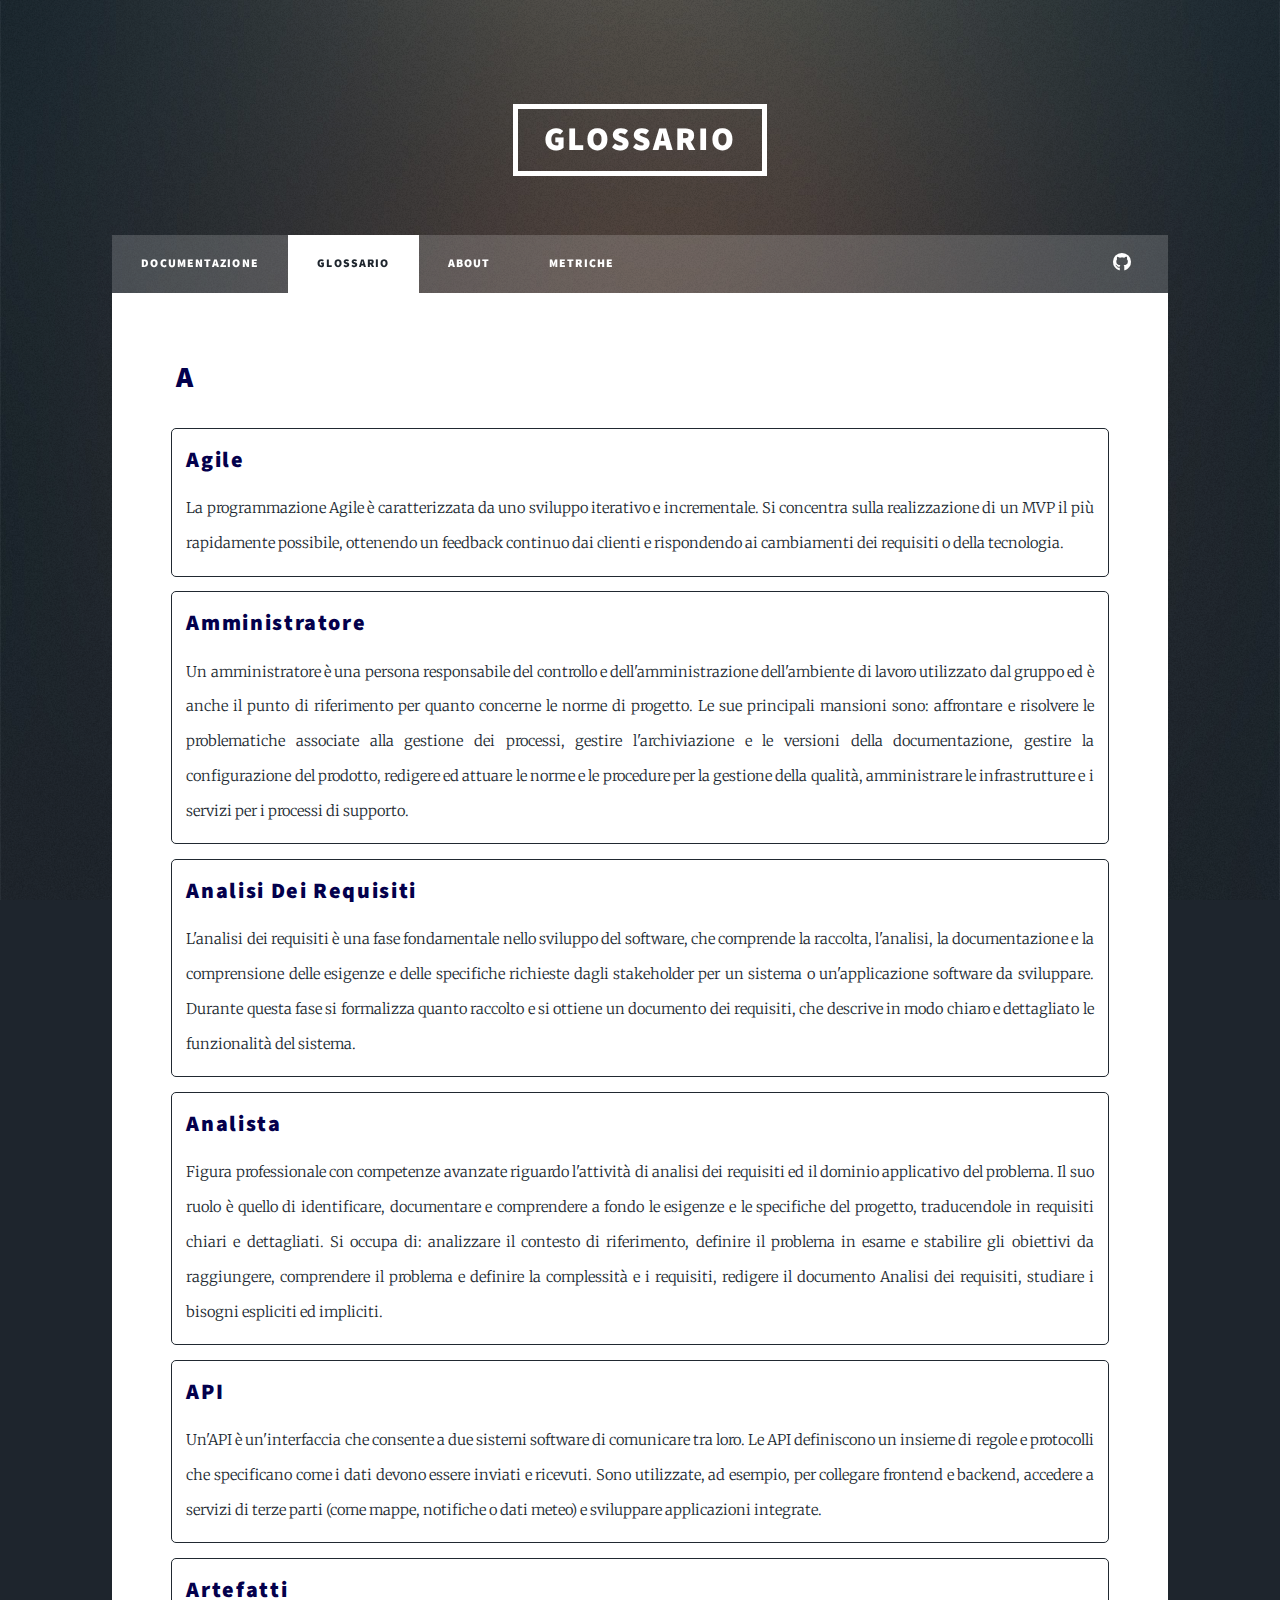
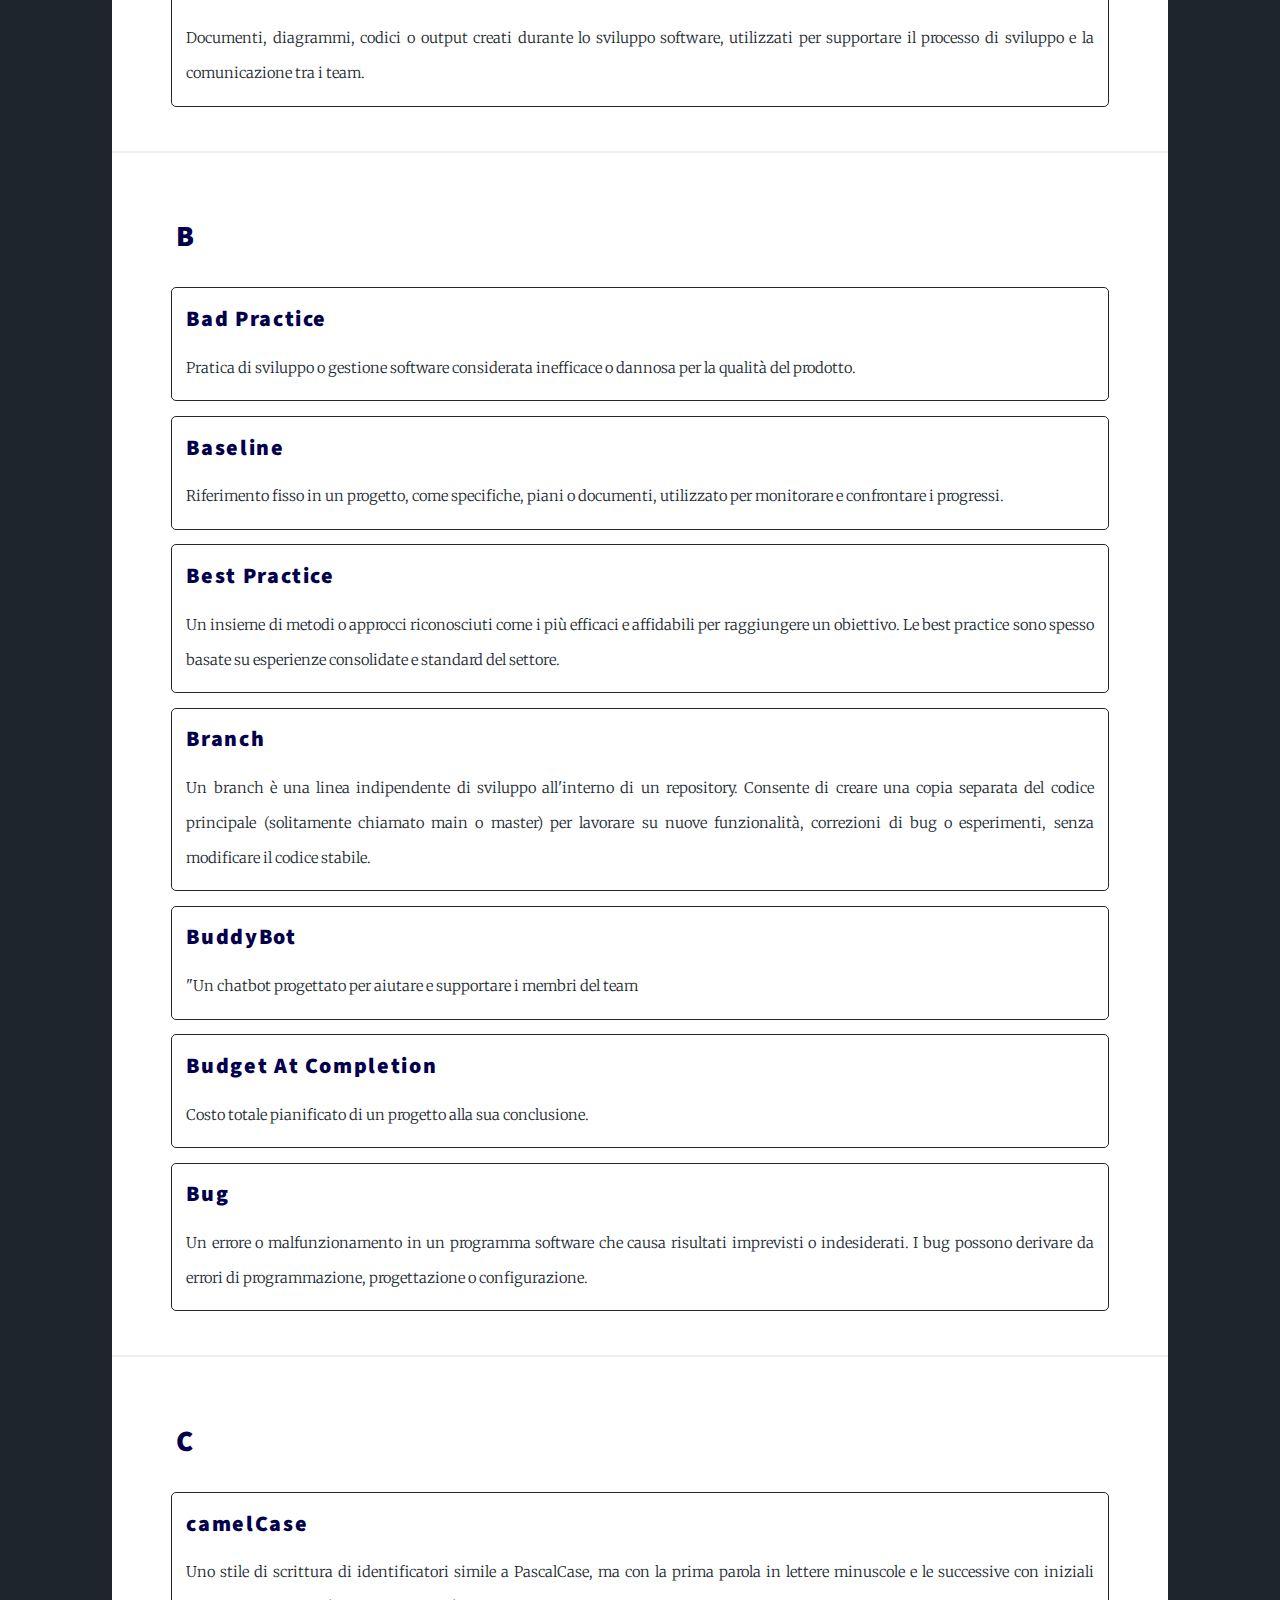
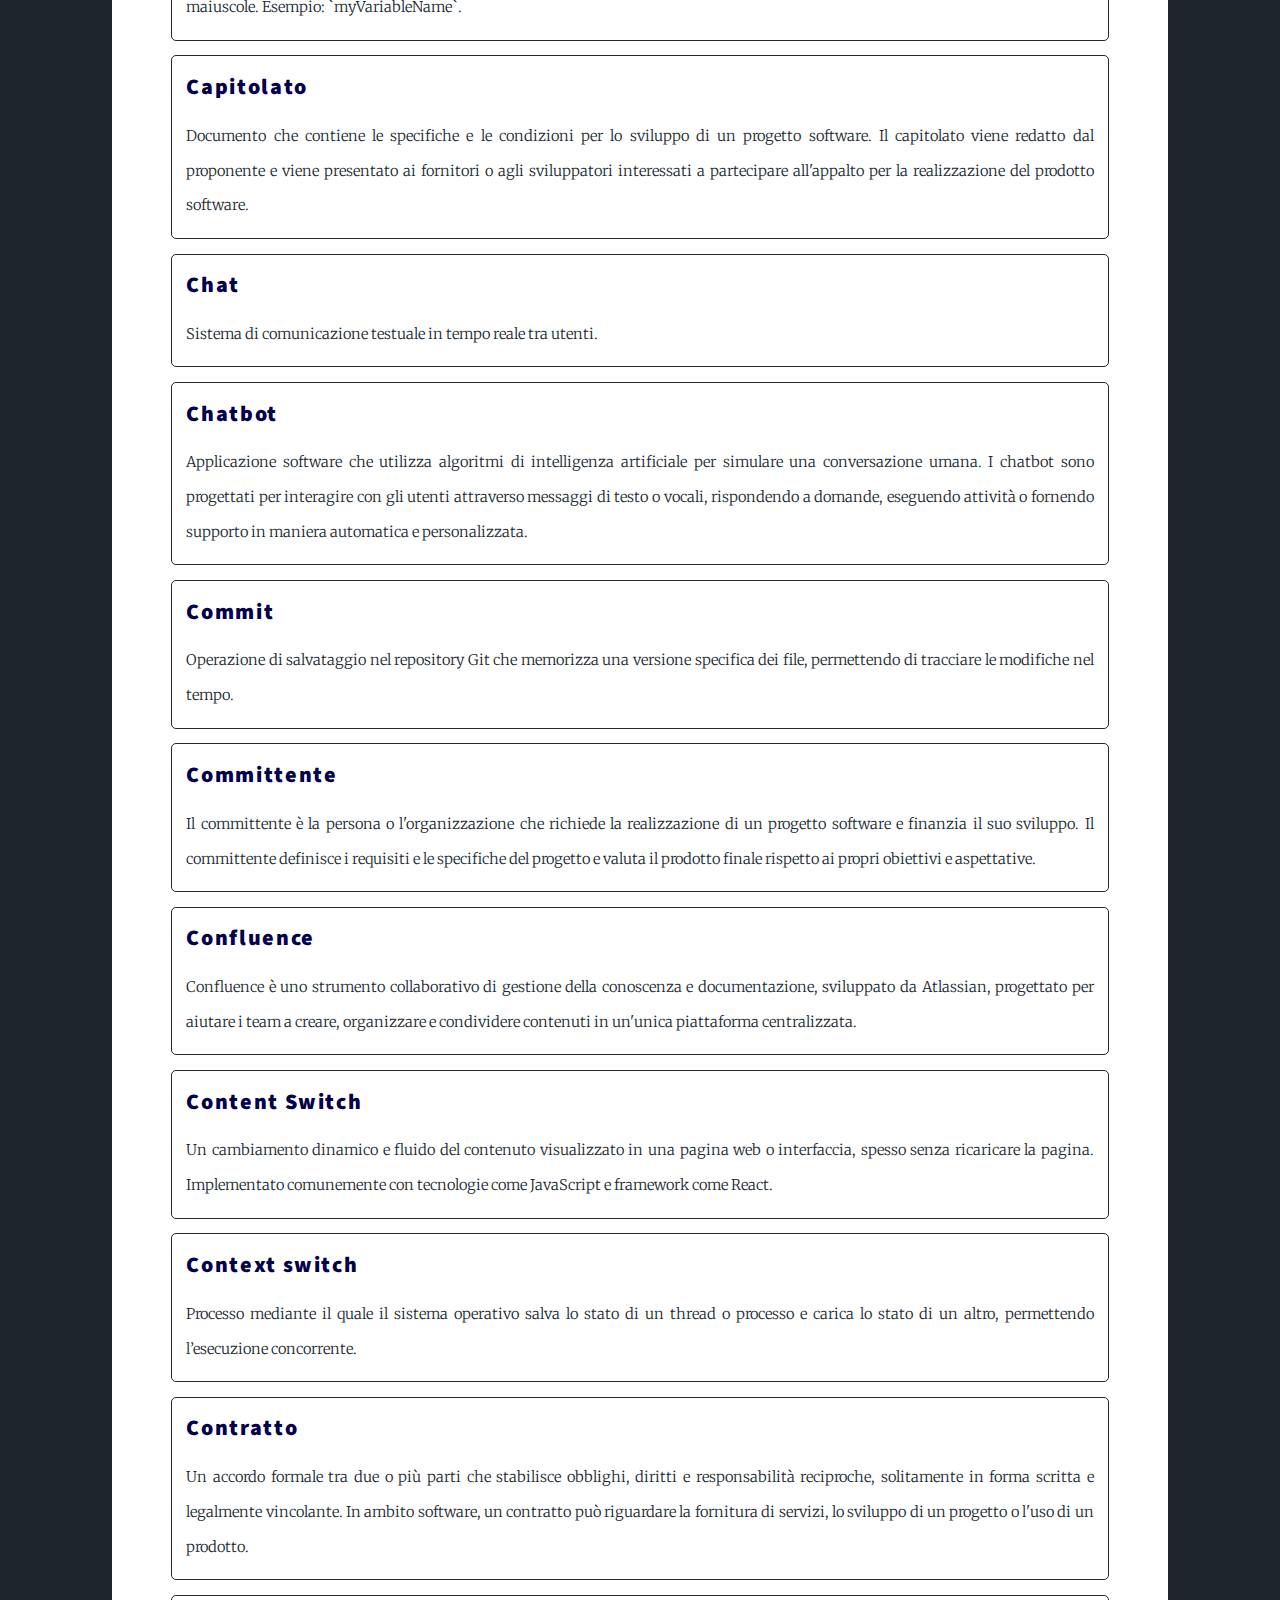
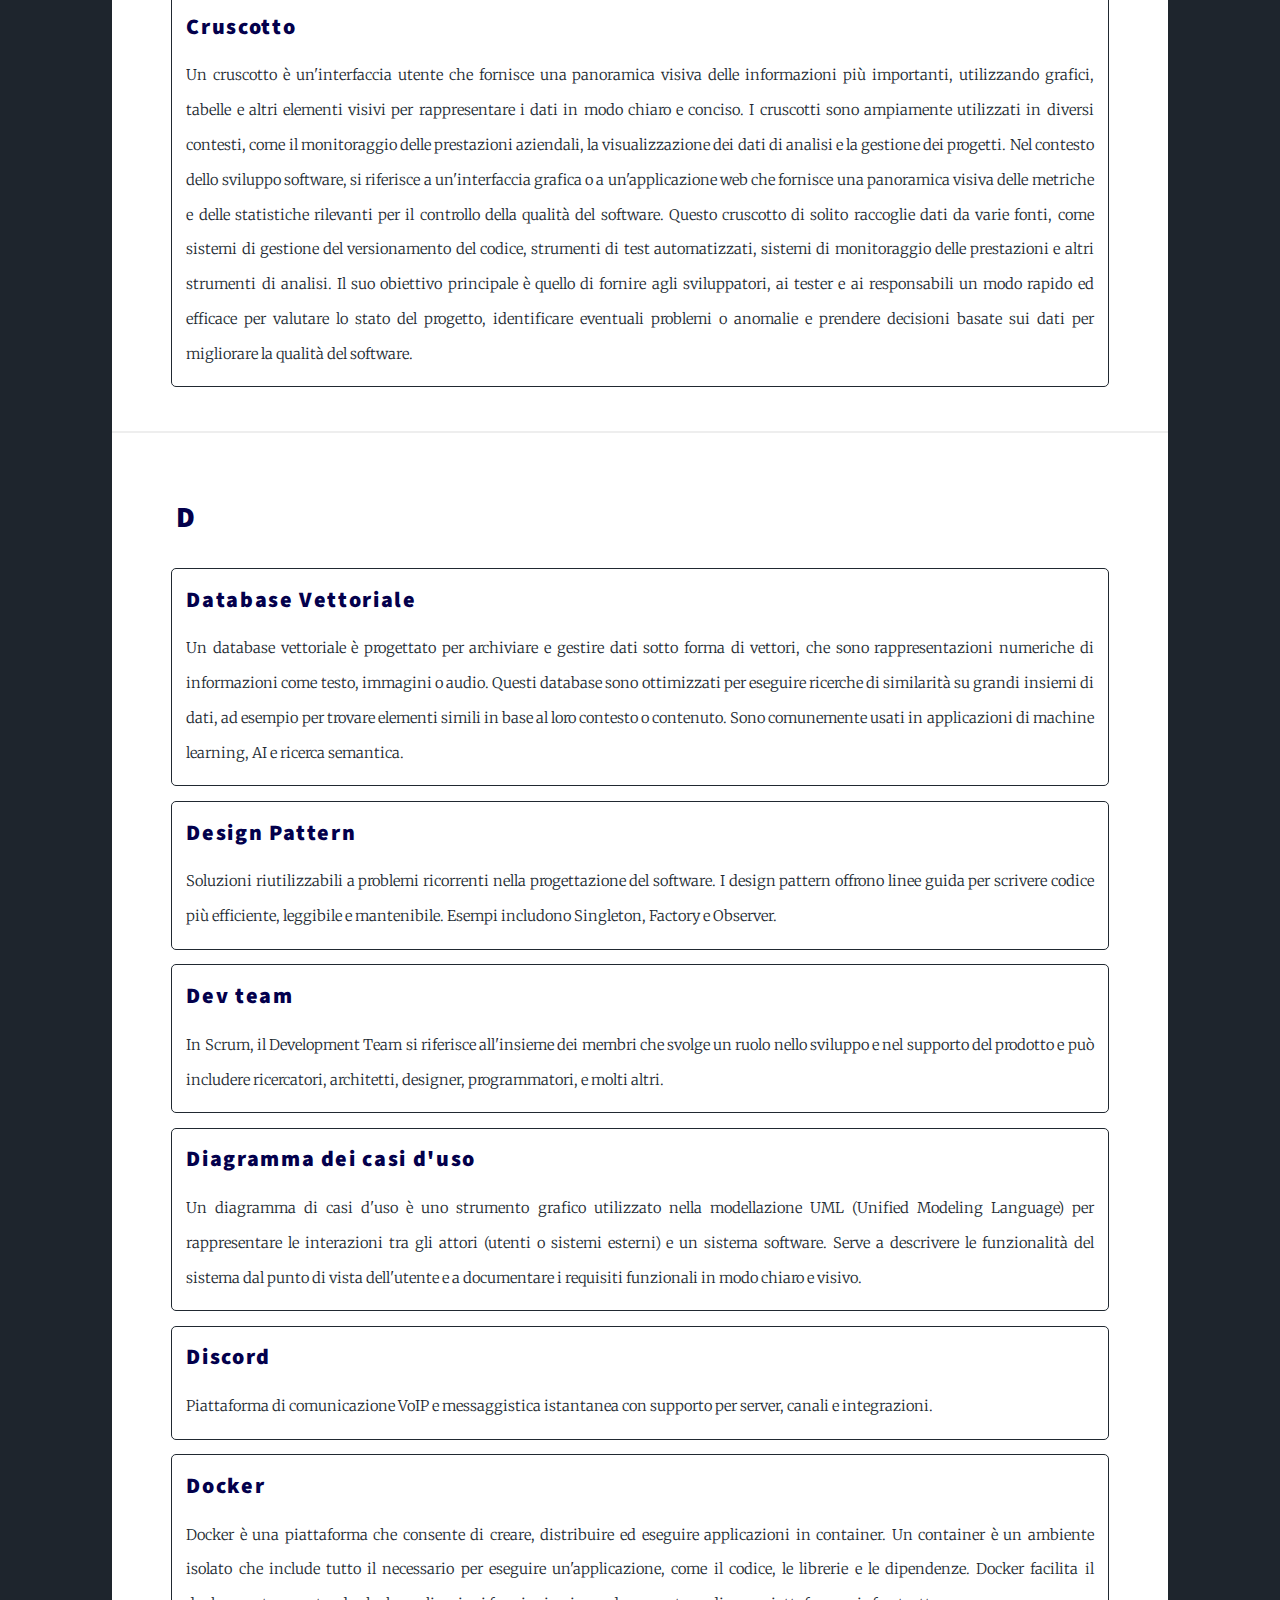
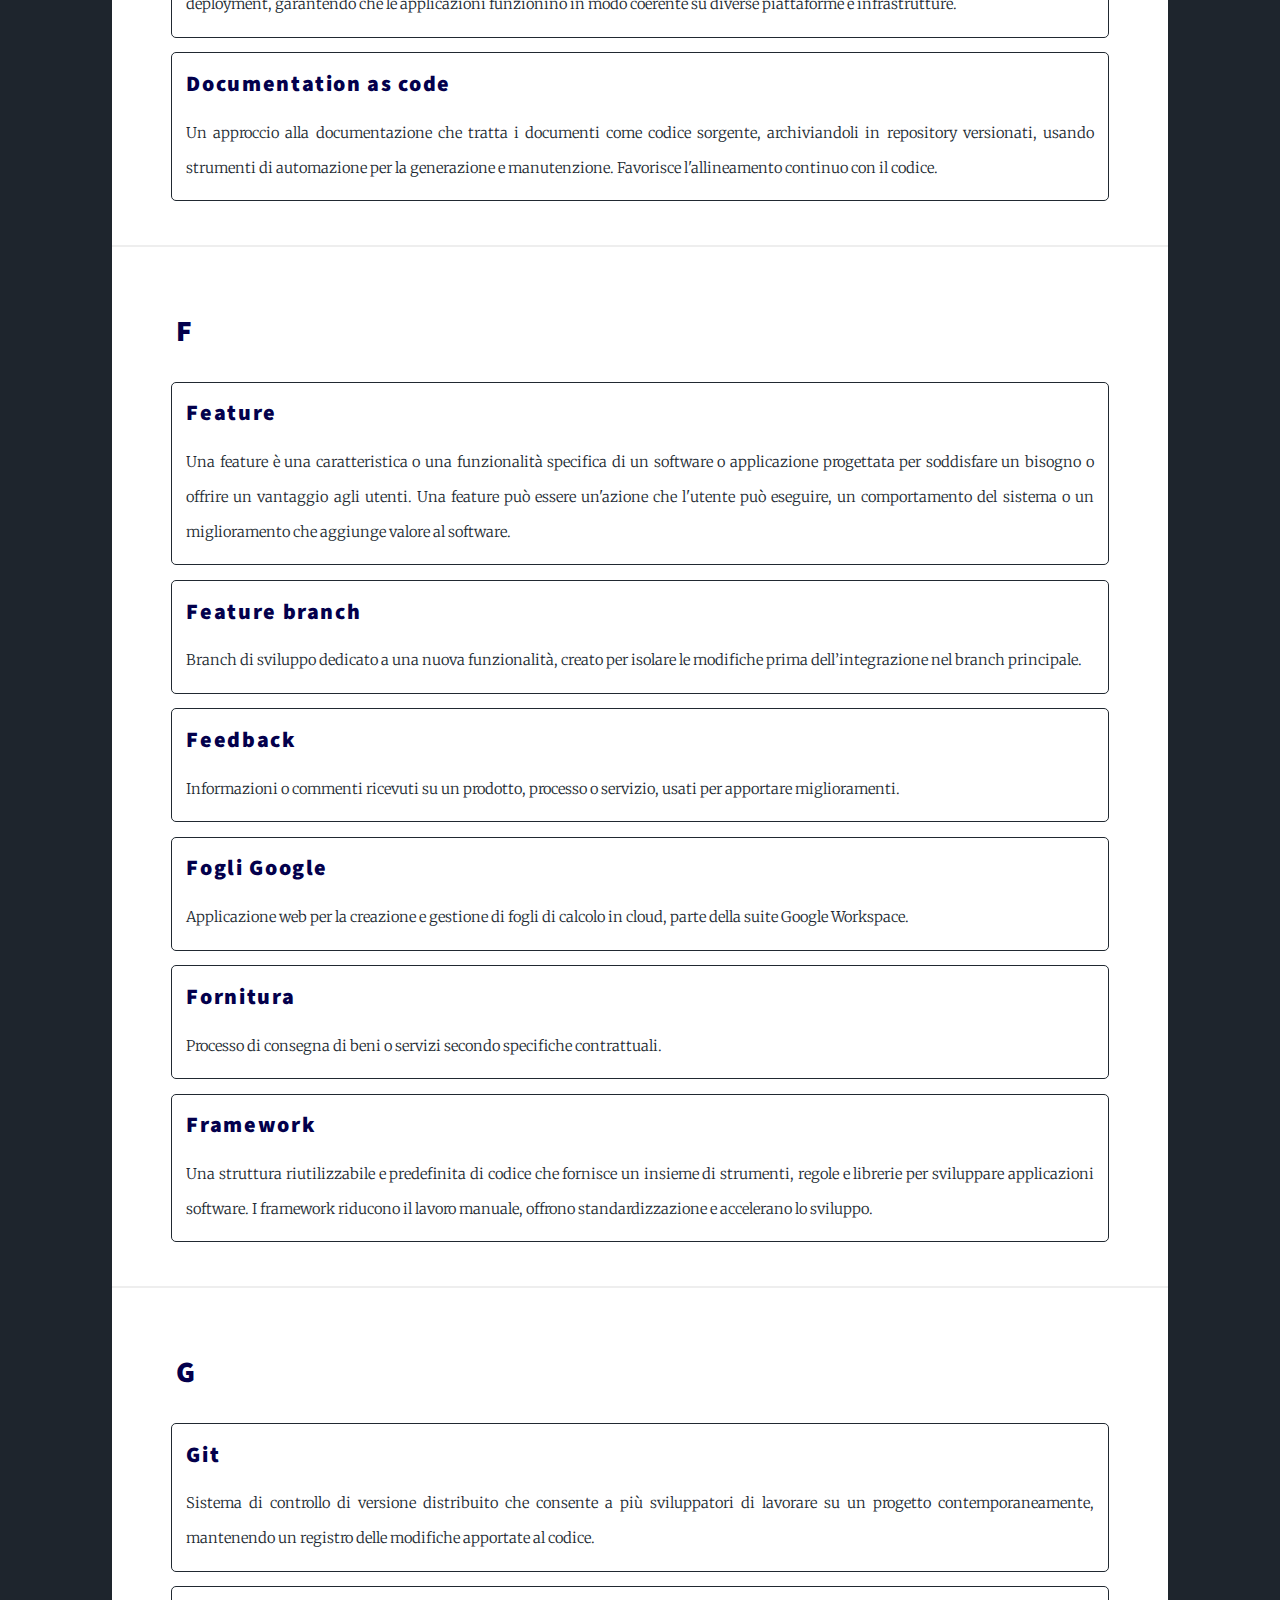
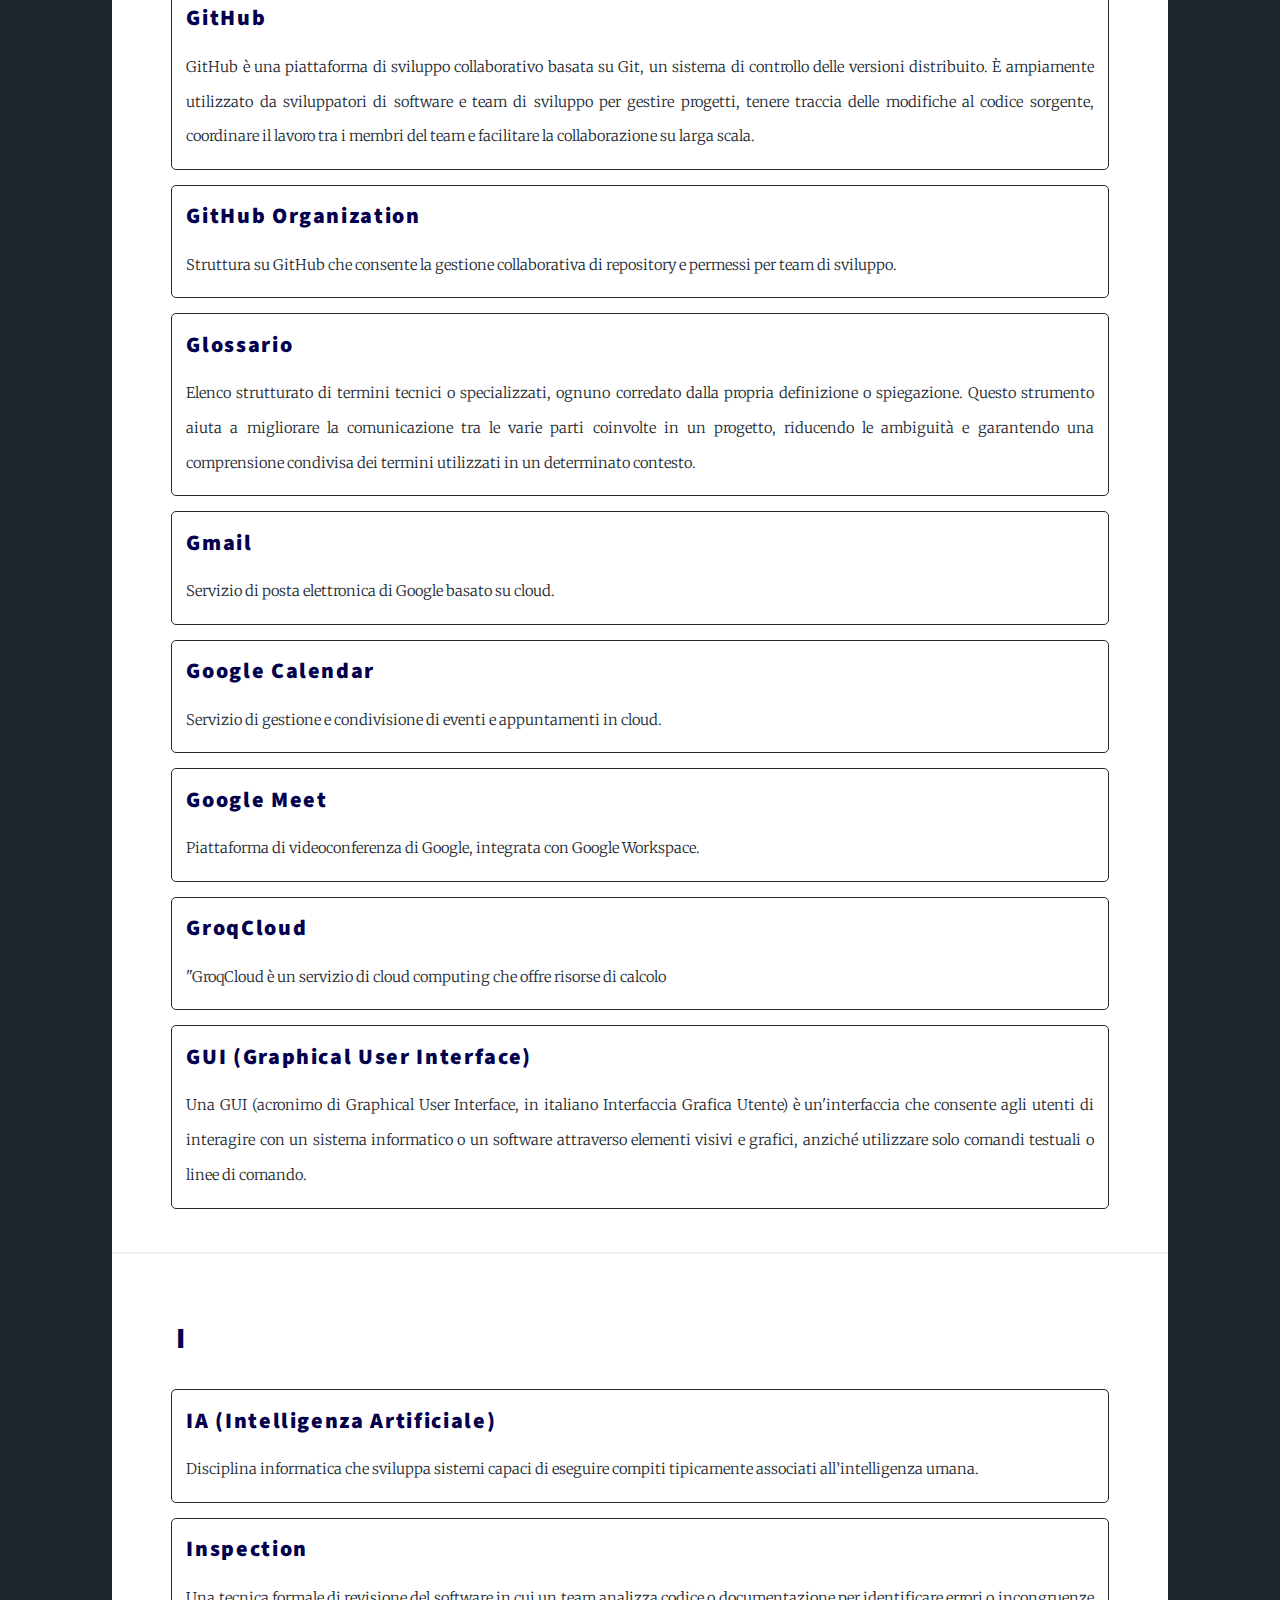
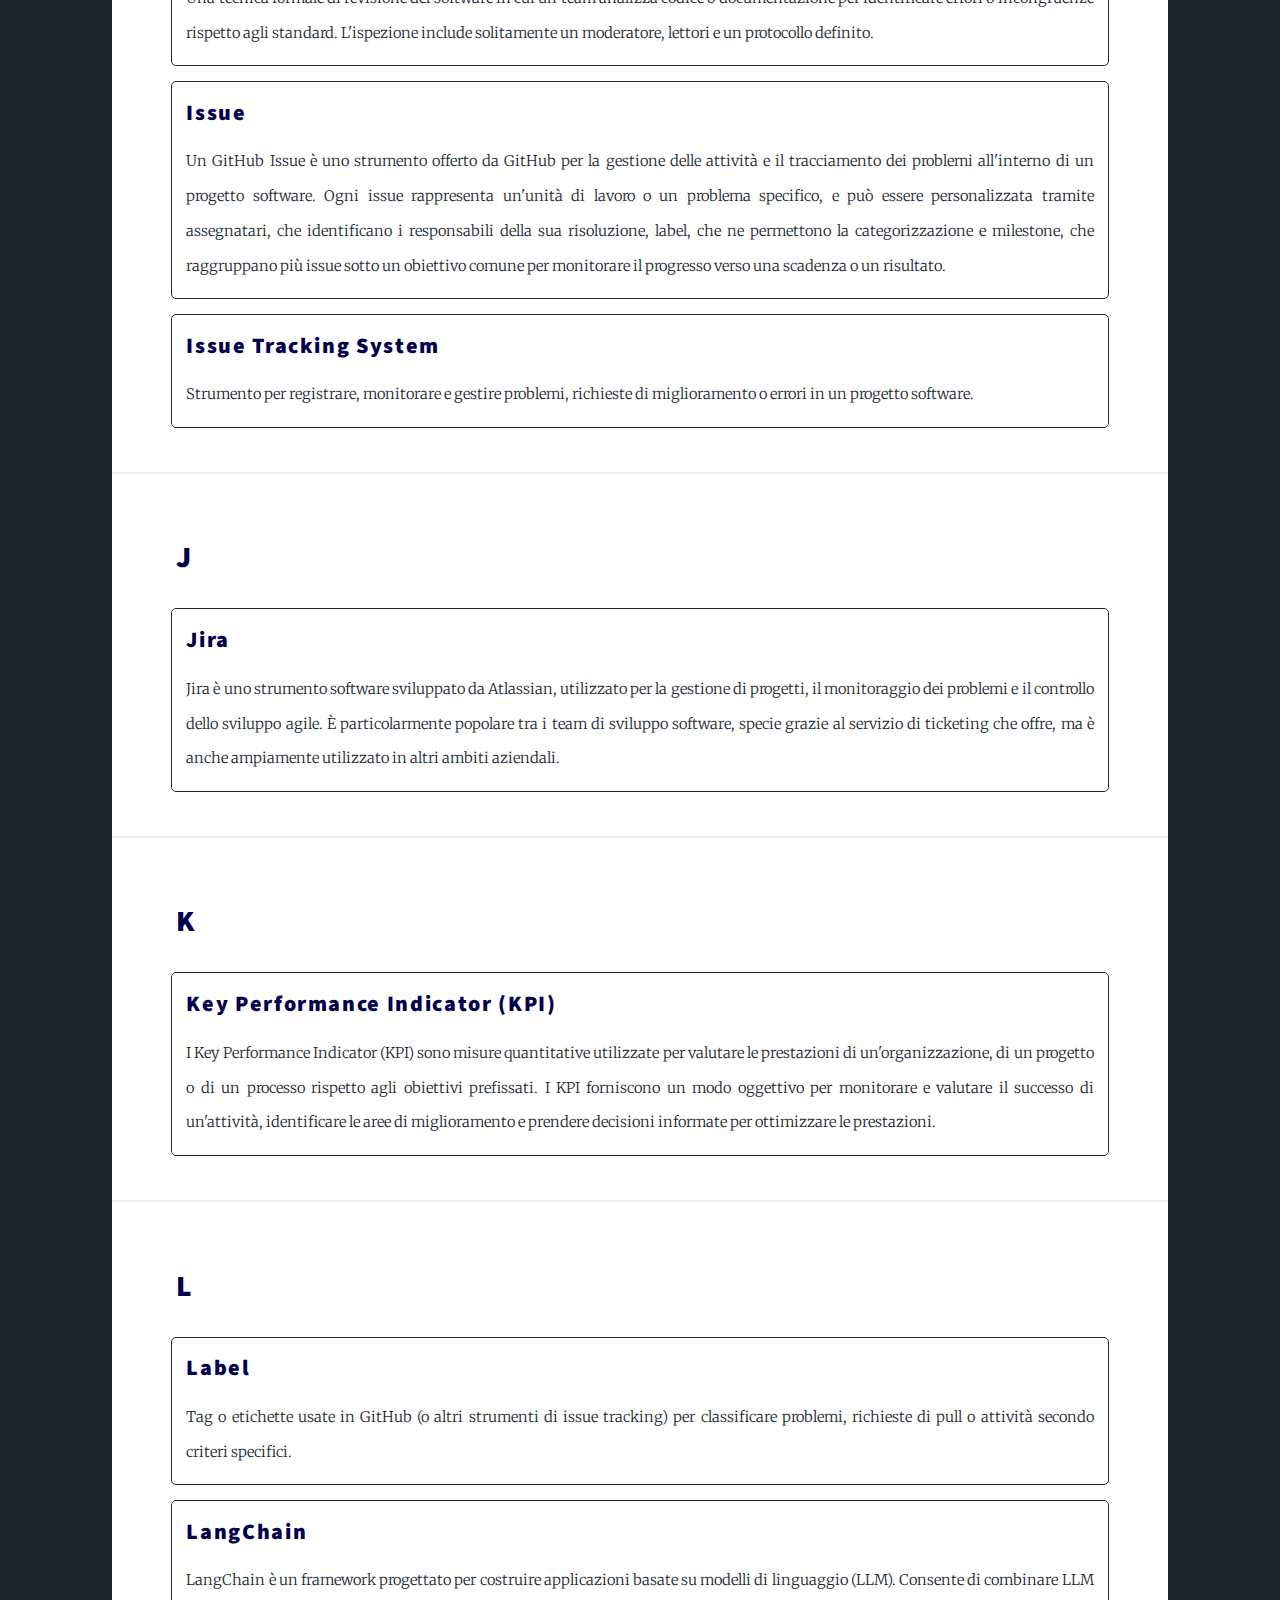
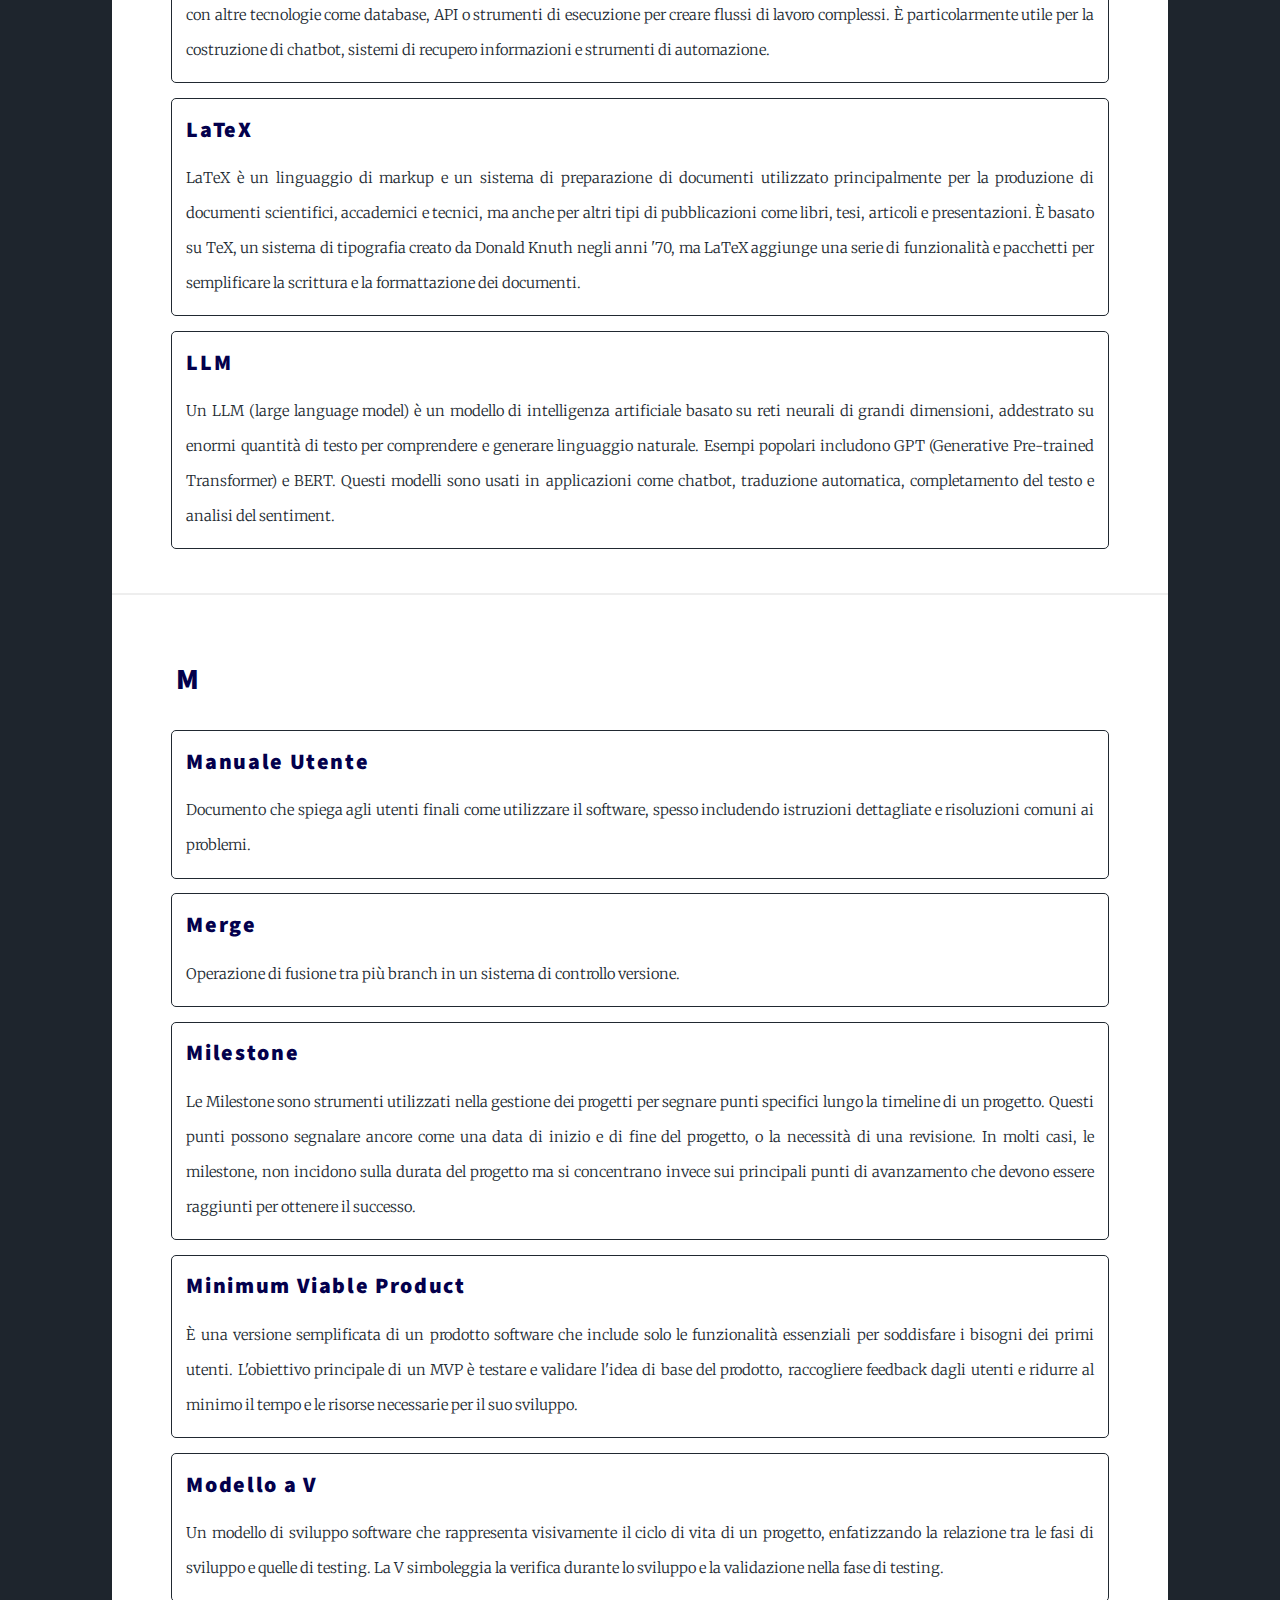
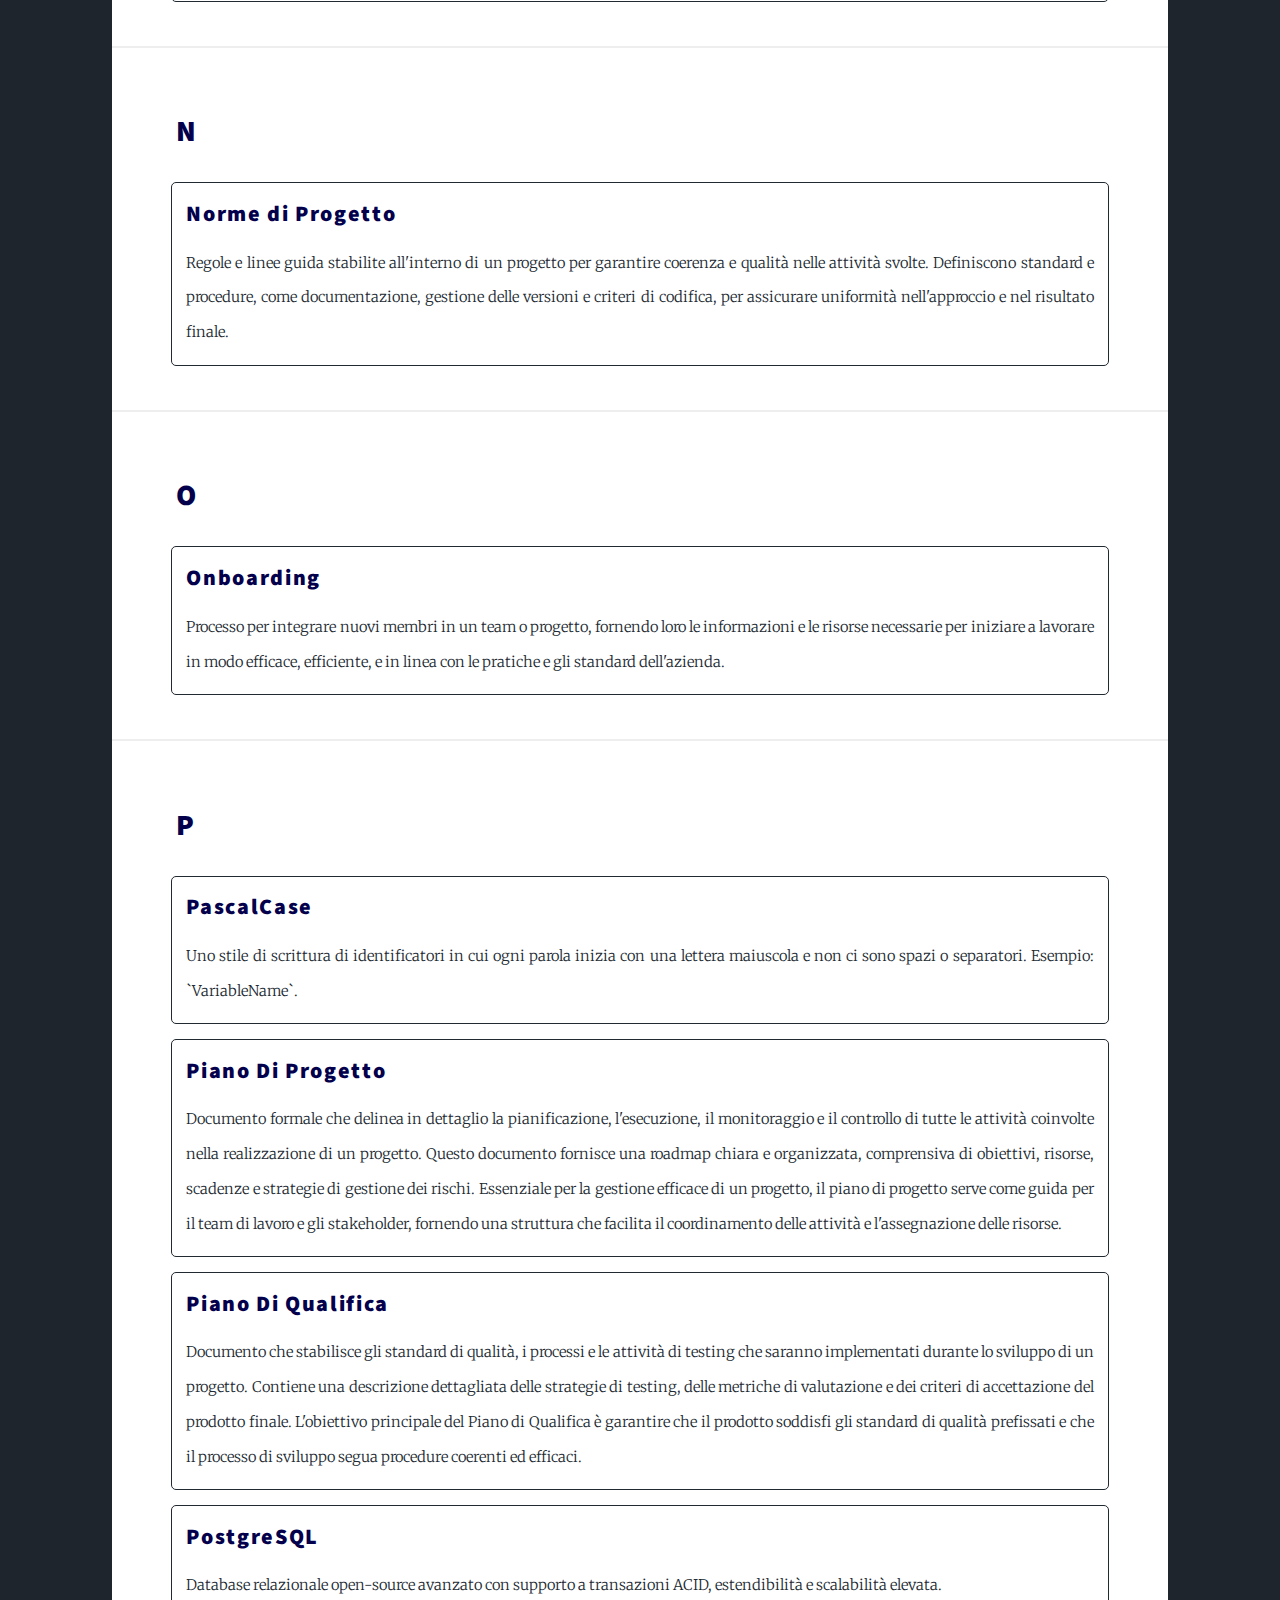
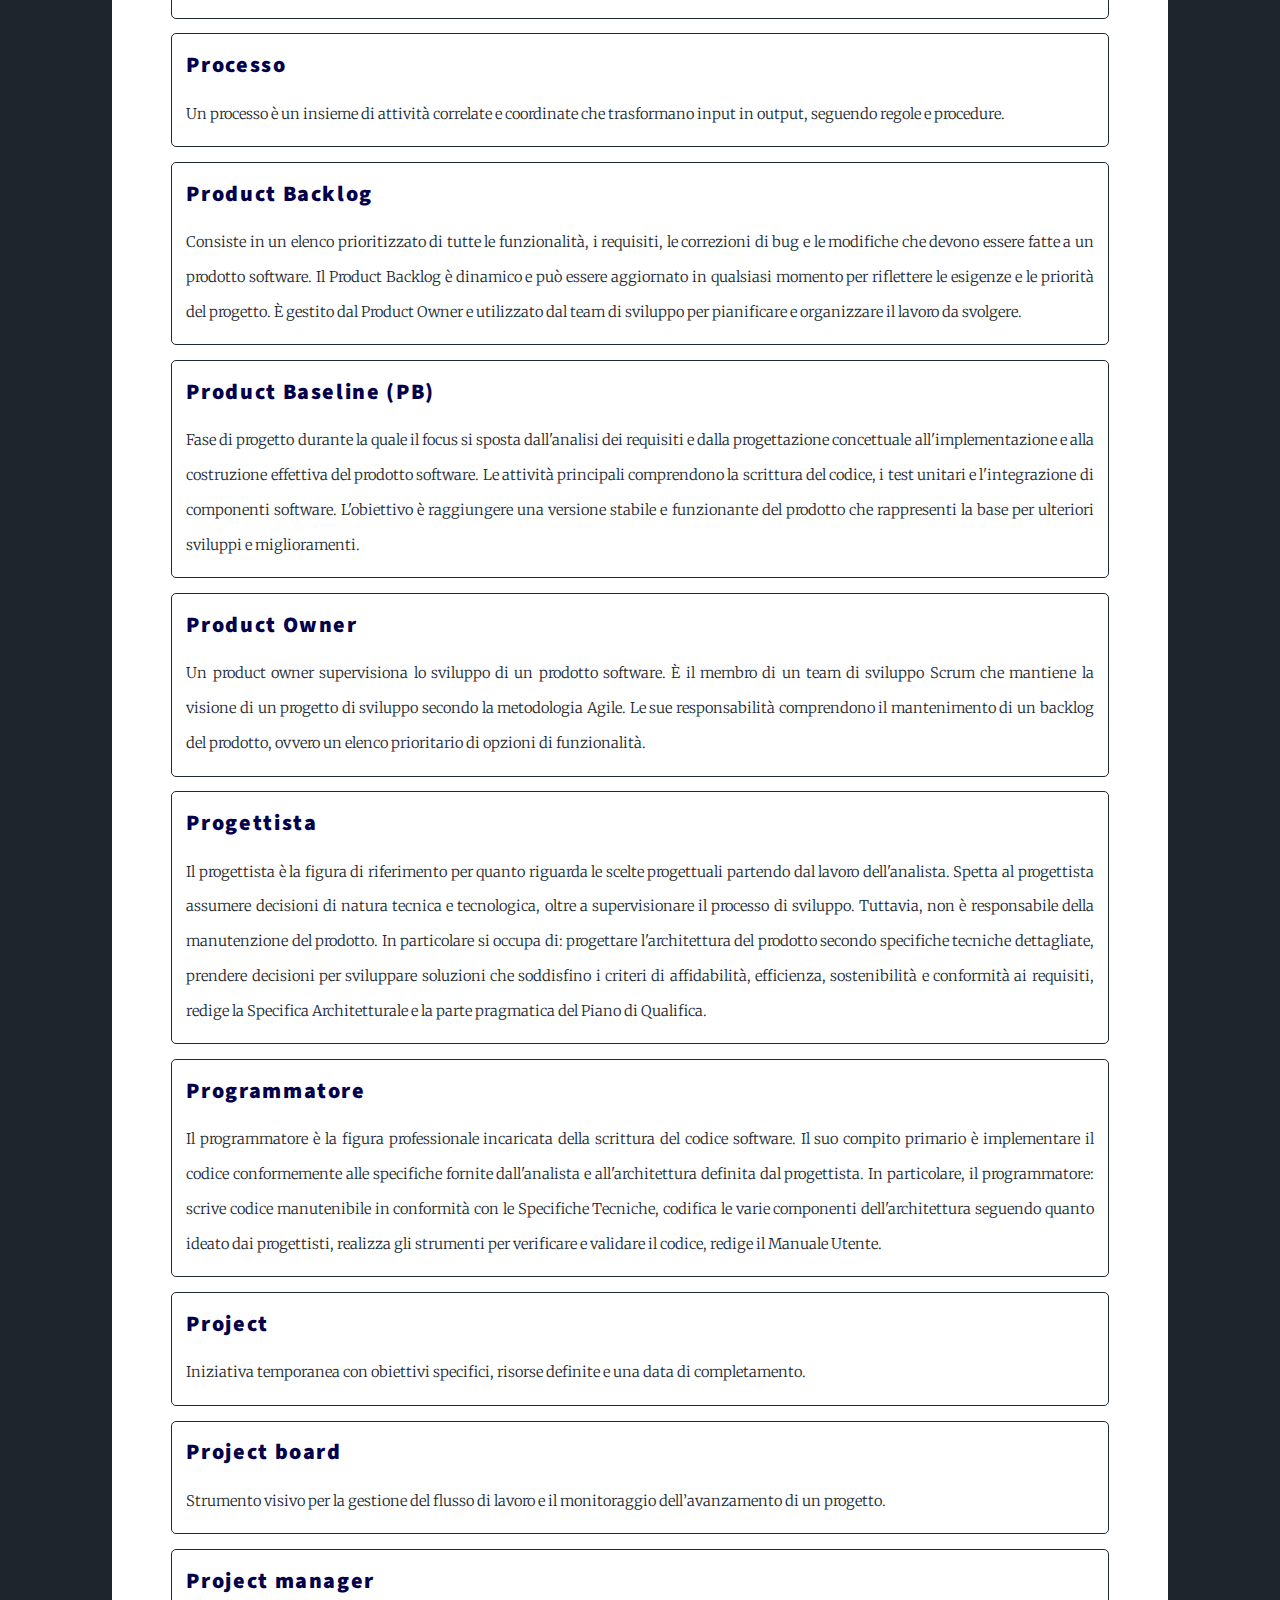
<file: docs/RTB/Glossario/index.html>
<!DOCTYPE HTML>
<html>
	<head>
		<title>Glossario</title>
		<meta charset="utf-8" />
		<link rel="icon" href="../../../images/sweetenteam.png">
		<meta name="viewport" content="width=device-width, initial-scale=1, user-scalable=no" />
		<link rel="stylesheet" href="../../../assets/css/main.css" />
		<noscript><link rel="stylesheet" href="../../../assets/css/noscript.css" /></noscript>
		<style>
			.termine {
				border: 1px solid;
				border-radius: 5px;
				padding: 1em;
				margin-bottom: 1em;
			}
			.termine p{
				margin: 0;
				padding: 0;
			}
			.termine h4{
				color: #03004c;
				font-size: 1.5em;
				text-transform: none;
			}
			#main h3{
				color: #03004c;
				font-size: 2em;
				padding: 5px;
			}
		</style>
	</head>
	<body class="is-preload">

		<!-- Wrapper -->
			<div id="wrapper" class="fade-in">

			<!-- Header -->
				<header id="header">
					<a class="logo">Glossario</a>
				</header>
				<script src="../../../../assets/js/jquery.min.js"></script>
				<script src="../../../../assets/js/jquery.scrollex.min.js"></script>
				<script src="../../../../assets/js/jquery.scrolly.min.js"></script>
				<script src="../../../../assets/js/browser.min.js"></script>
				<script src="../../../../assets/js/breakpoints.min.js"></script>
				<script src="../../../../assets/js/util.js"></script>
				<script src="../../../../assets/js/main.js"></script>
			<!-- Nav -->
				<nav id="nav">
					<ul class="links">
						<li><a href="../../../index.html#header">Documentazione</a></li>
						<li class="active"><a href="index.html">Glossario</a></li>
						<li><a href="../../../about.html">About</a></li>
						<li><a href="../../../metriche.html">Metriche</a></li>
					</ul>
					<ul class="icons">
						<li><a href="https://github.com/SweeTenTeam/Docs" target="_blank" rel="noopener noreferrer" class="icon brands fa-github"><span class="label">GitHub</span></a></li>
					</ul>
				</nav>
				
				<!-- Main -->
				 
					<div id="main">
						<div id="A">
							<h3>A</h3>
							<div id="agile" class="termine">
								<h4>Agile</h4>
								<p>La programmazione Agile è caratterizzata da uno sviluppo iterativo e incrementale. Si concentra sulla realizzazione di un MVP il più rapidamente possibile, ottenendo un feedback continuo dai clienti e rispondendo ai cambiamenti dei requisiti o della tecnologia.</p>
							</div>
							<div id="amministratore" class="termine">
								<h4>Amministratore</h4>
								<p>Un amministratore è una persona responsabile del controllo e dell'amministrazione dell'ambiente di lavoro utilizzato dal gruppo ed è anche il punto di riferimento per quanto concerne le norme di progetto. Le sue principali mansioni sono: affrontare e risolvere le problematiche associate alla gestione dei processi, gestire l'archiviazione e le versioni della documentazione, gestire la configurazione del prodotto, redigere ed attuare le norme e le procedure per la gestione della qualità, amministrare le infrastrutture e i servizi per i processi di supporto.</p>
							</div>
							<div id="analisi-dei-requisiti" class="termine">
								<h4>Analisi Dei Requisiti</h4>
								<p>L'analisi dei requisiti è una fase fondamentale nello sviluppo del software, che comprende la raccolta, l'analisi, la documentazione e la comprensione delle esigenze e delle specifiche richieste dagli stakeholder per un sistema o un'applicazione software da sviluppare. Durante questa fase si formalizza quanto raccolto e si ottiene un documento dei requisiti, che descrive in modo chiaro e dettagliato le funzionalità del sistema.</p>
							</div>
							<div id="analista" class="termine">
								<h4>Analista</h4>
								<p>Figura professionale con competenze avanzate riguardo l'attività di analisi dei requisiti ed il dominio applicativo del problema. Il suo ruolo è quello di identificare, documentare e comprendere a fondo le esigenze e le specifiche del progetto, traducendole in requisiti chiari e dettagliati. Si occupa di: analizzare il contesto di riferimento, definire il problema in esame e stabilire gli obiettivi da raggiungere, comprendere il problema e definire la complessità e i requisiti, redigere il documento Analisi dei requisiti, studiare i bisogni espliciti ed impliciti.</p>
							</div>
							<div id="api" class="termine">
								<h4>API</h4>
								<p>Un'API è un'interfaccia che consente a due sistemi software di comunicare tra loro. Le API definiscono un insieme di regole e protocolli che specificano come i dati devono essere inviati e ricevuti. Sono utilizzate, ad esempio, per collegare frontend e backend, accedere a servizi di terze parti (come mappe, notifiche o dati meteo) e sviluppare applicazioni integrate.</p>
							</div>
							<div id="artefatti" class="termine">
								<h4>Artefatti</h4>
								<p>Documenti, diagrammi, codici o output creati durante lo sviluppo software, utilizzati per supportare il processo di sviluppo e la comunicazione tra i team.</p>
							</div>
						</div>
						
						<div id="B">
							<h3>B</h3>
							<div id="bad-practice" class="termine">
								<h4>Bad Practice</h4>
								<p>Pratica di sviluppo o gestione software considerata inefficace o dannosa per la qualità del prodotto.</p>
							</div>
							<div id="baseline" class="termine">
								<h4>Baseline</h4>
								<p>Riferimento fisso in un progetto, come specifiche, piani o documenti, utilizzato per monitorare e confrontare i progressi.</p>
							</div>
							<div id="best-practice" class="termine">
								<h4>Best Practice</h4>
								<p>Un insieme di metodi o approcci riconosciuti come i più efficaci e affidabili per raggiungere un obiettivo. Le best practice sono spesso basate su esperienze consolidate e standard del settore.</p>
							</div>
							<div id="branch" class="termine">
								<h4>Branch</h4>
								<p>Un branch è una linea indipendente di sviluppo all'interno di un repository. Consente di creare una copia separata del codice principale (solitamente chiamato main o master) per lavorare su nuove funzionalità, correzioni di bug o esperimenti, senza modificare il codice stabile.</p>
							</div>
							<div id="buddybot" class="termine">
								<h4>BuddyBot</h4>
								<p>"Un chatbot progettato per aiutare e supportare i membri del team</p>
							</div>
							<div id="budget-at-completion" class="termine">
								<h4>Budget At Completion</h4>
								<p>Costo totale pianificato di un progetto alla sua conclusione.</p>
							</div>
							<div id="bug" class="termine">
								<h4>Bug</h4>
								<p>Un errore o malfunzionamento in un programma software che causa risultati imprevisti o indesiderati. I bug possono derivare da errori di programmazione, progettazione o configurazione.</p>
							</div>
						</div>
						
						<div id="C">
							<h3>C</h3>
							<div id="camelcase" class="termine">
								<h4>camelCase</h4>
								<p>Uno stile di scrittura di identificatori simile a PascalCase, ma con la prima parola in lettere minuscole e le successive con iniziali maiuscole. Esempio: `myVariableName`.</p>
							</div>
							<div id="capitolato" class="termine">
								<h4>Capitolato</h4>
								<p>Documento che contiene le specifiche e le condizioni per lo sviluppo di un progetto software. Il capitolato viene redatto dal proponente e viene presentato ai fornitori o agli sviluppatori interessati a partecipare all'appalto per la realizzazione del prodotto software.</p>
							</div>
							<div id="chat" class="termine">
								<h4>Chat</h4>
								<p>Sistema di comunicazione testuale in tempo reale tra utenti.</p>
							</div>
							<div id="chatbot" class="termine">
								<h4>Chatbot</h4>
								<p>Applicazione software che utilizza algoritmi di intelligenza artificiale per simulare una conversazione umana. I chatbot sono progettati per interagire con gli utenti attraverso messaggi di testo o vocali, rispondendo a domande, eseguendo attività o fornendo supporto in maniera automatica e personalizzata.</p>
							</div>
							<div id="commit" class="termine">
								<h4>Commit</h4>
								<p>Operazione di salvataggio nel repository Git che memorizza una versione specifica dei file, permettendo di tracciare le modifiche nel tempo.</p>
							</div>
							<div id="committente" class="termine">
								<h4>Committente</h4>
								<p>Il committente è la persona o l'organizzazione che richiede la realizzazione di un progetto software e finanzia il suo sviluppo. Il committente definisce i requisiti e le specifiche del progetto e valuta il prodotto finale rispetto ai propri obiettivi e aspettative.</p>
							</div>
							<div id="confluence" class="termine">
								<h4>Confluence</h4>
								<p>Confluence è uno strumento collaborativo di gestione della conoscenza e documentazione, sviluppato da Atlassian, progettato per aiutare i team a creare, organizzare e condividere contenuti in un'unica piattaforma centralizzata.</p>
							</div>
							<div id="content-switch" class="termine">
								<h4>Content Switch</h4>
								<p>Un cambiamento dinamico e fluido del contenuto visualizzato in una pagina web o interfaccia, spesso senza ricaricare la pagina. Implementato comunemente con tecnologie come JavaScript e framework come React.</p>
							</div>
							<div id="context-switch" class="termine">
								<h4>Context switch</h4>
								<p>Processo mediante il quale il sistema operativo salva lo stato di un thread o processo e carica lo stato di un altro, permettendo l’esecuzione concorrente.</p>
							</div>
							<div id="contratto" class="termine">
								<h4>Contratto</h4>
								<p>Un accordo formale tra due o più parti che stabilisce obblighi, diritti e responsabilità reciproche, solitamente in forma scritta e legalmente vincolante. In ambito software, un contratto può riguardare la fornitura di servizi, lo sviluppo di un progetto o l'uso di un prodotto.</p>
							</div>
							<div id="cruscotto" class="termine">
								<h4>Cruscotto</h4>
								<p>Un cruscotto è un'interfaccia utente che fornisce una panoramica visiva delle informazioni più importanti, utilizzando grafici, tabelle e altri elementi visivi per rappresentare i dati in modo chiaro e conciso. I cruscotti sono ampiamente utilizzati in diversi contesti, come il monitoraggio delle prestazioni aziendali, la visualizzazione dei dati di analisi e la gestione dei progetti. Nel contesto dello sviluppo software, si riferisce a un'interfaccia grafica o a un'applicazione web che fornisce una panoramica visiva delle metriche e delle statistiche rilevanti per il controllo della qualità del software. Questo cruscotto di solito raccoglie dati da varie fonti, come sistemi di gestione del versionamento del codice, strumenti di test automatizzati, sistemi di monitoraggio delle prestazioni e altri strumenti di analisi. Il suo obiettivo principale è quello di fornire agli sviluppatori, ai tester e ai responsabili un modo rapido ed efficace per valutare lo stato del progetto, identificare eventuali problemi o anomalie e prendere decisioni basate sui dati per migliorare la qualità del software.</p>
							</div>
						</div>
						
						<div id="D">
							<h3>D</h3>
							<div id="database-vettoriale" class="termine">
								<h4>Database Vettoriale</h4>
								<p>Un database vettoriale è progettato per archiviare e gestire dati sotto forma di vettori, che sono rappresentazioni numeriche di informazioni come testo, immagini o audio. Questi database sono ottimizzati per eseguire ricerche di similarità su grandi insiemi di dati, ad esempio per trovare elementi simili in base al loro contesto o contenuto. Sono comunemente usati in applicazioni di machine learning, AI e ricerca semantica.</p>
							</div>
							<div id="design-pattern" class="termine">
								<h4>Design Pattern</h4>
								<p>Soluzioni riutilizzabili a problemi ricorrenti nella progettazione del software. I design pattern offrono linee guida per scrivere codice più efficiente, leggibile e mantenibile. Esempi includono Singleton, Factory e Observer.</p>
							</div>
							<div id="dev-team" class="termine">
								<h4>Dev team</h4>
								<p>In Scrum, il Development Team si riferisce all'insieme dei membri che svolge un ruolo nello sviluppo e nel supporto del prodotto e può includere ricercatori, architetti, designer, programmatori, e molti altri.</p>
							</div>
							<div id="diagramma-dei-casi-d'uso" class="termine">
								<h4>Diagramma dei casi d'uso</h4>
								<p>Un diagramma di casi d'uso è uno strumento grafico utilizzato nella modellazione UML (Unified Modeling Language) per rappresentare le interazioni tra gli attori (utenti o sistemi esterni) e un sistema software. Serve a descrivere le funzionalità del sistema dal punto di vista dell'utente e a documentare i requisiti funzionali in modo chiaro e visivo.</p>
							</div>
							<div id="discord" class="termine">
								<h4>Discord</h4>
								<p>Piattaforma di comunicazione VoIP e messaggistica istantanea con supporto per server, canali e integrazioni.</p>
							</div>
							<div id="docker" class="termine">
								<h4>Docker</h4>
								<p>Docker è una piattaforma che consente di creare, distribuire ed eseguire applicazioni in container. Un container è un ambiente isolato che include tutto il necessario per eseguire un'applicazione, come il codice, le librerie e le dipendenze. Docker facilita il deployment, garantendo che le applicazioni funzionino in modo coerente su diverse piattaforme e infrastrutture.</p>
							</div>
							<div id="documentation-as-code" class="termine">
								<h4>Documentation as code</h4>
								<p>Un approccio alla documentazione che tratta i documenti come codice sorgente, archiviandoli in repository versionati, usando strumenti di automazione per la generazione e manutenzione. Favorisce l'allineamento continuo con il codice.</p>
							</div>
						</div>
						
						<div id="F">
							<h3>F</h3>
							<div id="feature" class="termine">
								<h4>Feature</h4>
								<p>Una feature è una caratteristica o una funzionalità specifica di un software o applicazione progettata per soddisfare un bisogno o offrire un vantaggio agli utenti. Una feature può essere un'azione che l'utente può eseguire, un comportamento del sistema o un miglioramento che aggiunge valore al software.</p>
							</div>
							<div id="feature-branch" class="termine">
								<h4>Feature branch</h4>
								<p>Branch di sviluppo dedicato a una nuova funzionalità, creato per isolare le modifiche prima dell’integrazione nel branch principale.</p>
							</div>
							<div id="feedback" class="termine">
								<h4>Feedback</h4>
								<p>Informazioni o commenti ricevuti su un prodotto, processo o servizio, usati per apportare miglioramenti.</p>
							</div>
							<div id="fogli-google" class="termine">
								<h4>Fogli Google</h4>
								<p>Applicazione web per la creazione e gestione di fogli di calcolo in cloud, parte della suite Google Workspace.</p>
							</div>
							<div id="fornitura" class="termine">
								<h4>Fornitura</h4>
								<p>Processo di consegna di beni o servizi secondo specifiche contrattuali.</p>
							</div>
							<div id="framework" class="termine">
								<h4>Framework</h4>
								<p>Una struttura riutilizzabile e predefinita di codice che fornisce un insieme di strumenti, regole e librerie per sviluppare applicazioni software. I framework riducono il lavoro manuale, offrono standardizzazione e accelerano lo sviluppo.</p>
							</div>
						</div>
						
						<div id="G">
							<h3>G</h3>
							<div id="git" class="termine">
								<h4>Git</h4>
								<p>Sistema di controllo di versione distribuito che consente a più sviluppatori di lavorare su un progetto contemporaneamente, mantenendo un registro delle modifiche apportate al codice.</p>
							</div>
							<div id="github" class="termine">
								<h4>GitHub</h4>
								<p>GitHub è una piattaforma di sviluppo collaborativo basata su Git, un sistema di controllo delle versioni distribuito. È ampiamente utilizzato da sviluppatori di software e team di sviluppo per gestire progetti, tenere traccia delle modifiche al codice sorgente, coordinare il lavoro tra i membri del team e facilitare la collaborazione su larga scala.</p>
							</div>
							<div id="github-organization" class="termine">
								<h4>GitHub Organization</h4>
								<p>Struttura su GitHub che consente la gestione collaborativa di repository e permessi per team di sviluppo.</p>
							</div>
							<div id="glossario" class="termine">
								<h4>Glossario</h4>
								<p>Elenco strutturato di termini tecnici o specializzati, ognuno corredato dalla propria definizione o spiegazione. Questo strumento aiuta a migliorare la comunicazione tra le varie parti coinvolte in un progetto, riducendo le ambiguità e garantendo una comprensione condivisa dei termini utilizzati in un determinato contesto.</p>
							</div>
							<div id="gmail" class="termine">
								<h4>Gmail</h4>
								<p>Servizio di posta elettronica di Google basato su cloud.</p>
							</div>
							<div id="google-calendar" class="termine">
								<h4>Google Calendar</h4>
								<p>Servizio di gestione e condivisione di eventi e appuntamenti in cloud.</p>
							</div>
							<div id="google-meet" class="termine">
								<h4>Google Meet</h4>
								<p>Piattaforma di videoconferenza di Google, integrata con Google Workspace.</p>
							</div>
							<div id="groqcloud" class="termine">
								<h4>GroqCloud</h4>
								<p>"GroqCloud è un servizio di cloud computing che offre risorse di calcolo</p>
							</div>
							<div id="gui" class="termine">
								<h4>GUI (Graphical User Interface)</h4>
								<p>Una GUI (acronimo di Graphical User Interface, in italiano Interfaccia Grafica Utente) è un'interfaccia che consente agli utenti di interagire con un sistema informatico o un software attraverso elementi visivi e grafici, anziché utilizzare solo comandi testuali o linee di comando.</p>
							</div>
						</div>
						
						<div id="I">
							<h3>I</h3>
							<div id="ia" class="termine">
								<h4>IA (Intelligenza Artificiale)</h4>
								<p>Disciplina informatica che sviluppa sistemi capaci di eseguire compiti tipicamente associati all’intelligenza umana.</p>
							</div>
							<div id="inspection" class="termine">
								<h4>Inspection</h4>
								<p>Una tecnica formale di revisione del software in cui un team analizza codice o documentazione per identificare errori o incongruenze rispetto agli standard. L'ispezione include solitamente un moderatore, lettori e un protocollo definito.</p>
							</div>
							<div id="issue" class="termine">
								<h4>Issue</h4>
								<p>Un GitHub Issue è uno strumento offerto da GitHub per la gestione delle attività e il tracciamento dei problemi all'interno di un progetto software. Ogni issue rappresenta un'unità di lavoro o un problema specifico, e può essere personalizzata tramite assegnatari, che identificano i responsabili della sua risoluzione, label, che ne permettono la categorizzazione e milestone, che raggruppano più issue sotto un obiettivo comune per monitorare il progresso verso una scadenza o un risultato.</p>
							</div>
							<div id="issue-tracking-system" class="termine">
								<h4>Issue Tracking System</h4>
								<p>Strumento per registrare, monitorare e gestire problemi, richieste di miglioramento o errori in un progetto software.</p>
							</div>
						</div>
						
						<div id="J">
							<h3>J</h3>
							<div id="jira" class="termine">
								<h4>Jira</h4>
								<p>Jira è uno strumento software sviluppato da Atlassian, utilizzato per la gestione di progetti, il monitoraggio dei problemi e il controllo dello sviluppo agile. È particolarmente popolare tra i team di sviluppo software, specie grazie al servizio di ticketing che offre, ma è anche ampiamente utilizzato in altri ambiti aziendali.</p>
							</div>
						</div>
						
						<div id="K">
							<h3>K</h3>
							<div id="kpi" class="termine">
								<h4>Key Performance Indicator (KPI)</h4>
								<p>I Key Performance Indicator (KPI) sono misure quantitative utilizzate per valutare le prestazioni di un'organizzazione, di un progetto o di un processo rispetto agli obiettivi prefissati. I KPI forniscono un modo oggettivo per monitorare e valutare il successo di un'attività, identificare le aree di miglioramento e prendere decisioni informate per ottimizzare le prestazioni.</p>
							</div>
						</div>
						
						<div id="L">
							<h3>L</h3>
							<div id="label" class="termine">
								<h4>Label</h4>
								<p>Tag o etichette usate in GitHub (o altri strumenti di issue tracking) per classificare problemi, richieste di pull o attività secondo criteri specifici.</p>
							</div>
							<div id="langchain" class="termine">
								<h4>LangChain</h4>
								<p>LangChain è un framework progettato per costruire applicazioni basate su modelli di linguaggio (LLM). Consente di combinare LLM con altre tecnologie come database, API o strumenti di esecuzione per creare flussi di lavoro complessi. È particolarmente utile per la costruzione di chatbot, sistemi di recupero informazioni e strumenti di automazione.</p>
							</div>
							<div id="latex" class="termine">
								<h4>LaTeX</h4>
								<p>LaTeX è un linguaggio di markup e un sistema di preparazione di documenti utilizzato principalmente per la produzione di documenti scientifici, accademici e tecnici, ma anche per altri tipi di pubblicazioni come libri, tesi, articoli e presentazioni. È basato su TeX, un sistema di tipografia creato da Donald Knuth negli anni '70, ma LaTeX aggiunge una serie di funzionalità e pacchetti per semplificare la scrittura e la formattazione dei documenti.</p>
							</div>
							<div id="llm" class="termine">
								<h4>LLM</h4>
								<p>Un LLM (large language model) è un modello di intelligenza artificiale basato su reti neurali di grandi dimensioni, addestrato su enormi quantità di testo per comprendere e generare linguaggio naturale. Esempi popolari includono GPT (Generative Pre-trained Transformer) e BERT. Questi modelli sono usati in applicazioni come chatbot, traduzione automatica, completamento del testo e analisi del sentiment.</p>
							</div>
						</div>
						
						<div id="M">
							<h3>M</h3>
							<div id="manuale-utente" class="termine">
								<h4>Manuale Utente</h4>
								<p>Documento che spiega agli utenti finali come utilizzare il software, spesso includendo istruzioni dettagliate e risoluzioni comuni ai problemi.</p>
							</div>
							<div id="merge" class="termine">
								<h4>Merge</h4>
								<p>Operazione di fusione tra più branch in un sistema di controllo versione.</p>
							</div>
							<div id="milestone" class="termine">
								<h4>Milestone</h4>
								<p>Le Milestone sono strumenti utilizzati nella gestione dei progetti per segnare punti specifici lungo la timeline di un progetto. Questi punti possono segnalare ancore come una data di inizio e di fine del progetto, o la necessità di una revisione. In molti casi, le milestone, non incidono sulla durata del progetto ma si concentrano invece sui principali punti di avanzamento che devono essere raggiunti per ottenere il successo.</p>
							</div>
							<div id="minimum-viable-product" class="termine">
								<h4>Minimum Viable Product</h4>
								<p>È una versione semplificata di un prodotto software che include solo le funzionalità essenziali per soddisfare i bisogni dei primi utenti. L'obiettivo principale di un MVP è testare e validare l'idea di base del prodotto, raccogliere feedback dagli utenti e ridurre al minimo il tempo e le risorse necessarie per il suo sviluppo.</p>
							</div>
							<div id="modello-a-v" class="termine">
								<h4>Modello a V</h4>
								<p>Un modello di sviluppo software che rappresenta visivamente il ciclo di vita di un progetto, enfatizzando la relazione tra le fasi di sviluppo e quelle di testing. La V simboleggia la verifica durante lo sviluppo e la validazione nella fase di testing.</p>
							</div>
						</div>
						
						<div id="N">
							<h3>N</h3>
							<div id="norme-di-progetto" class="termine">
								<h4>Norme di Progetto</h4>
								<p>Regole e linee guida stabilite all'interno di un progetto per garantire coerenza e qualità nelle attività svolte. Definiscono standard e procedure, come documentazione, gestione delle versioni e criteri di codifica, per assicurare uniformità nell'approccio e nel risultato finale.</p>
							</div>
						</div>
						
						<div id="O">
							<h3>O</h3>
							<div id="onboarding" class="termine">
								<h4>Onboarding</h4>
								<p>Processo per integrare nuovi membri in un team o progetto, fornendo loro le informazioni e le risorse necessarie per iniziare a lavorare in modo efficace, efficiente, e in linea con le pratiche e gli standard dell'azienda.</p>
							</div>
						</div>
						
						<div id="P">
							<h3>P</h3>
							<div id="pascalcase" class="termine">
								<h4>PascalCase</h4>
								<p>Uno stile di scrittura di identificatori in cui ogni parola inizia con una lettera maiuscola e non ci sono spazi o separatori. Esempio: `VariableName`.</p>
							</div>
							<div id="piano-di-progetto" class="termine">
								<h4>Piano Di Progetto</h4>
								<p>Documento formale che delinea in dettaglio la pianificazione, l'esecuzione, il monitoraggio e il controllo di tutte le attività coinvolte nella realizzazione di un progetto. Questo documento fornisce una roadmap chiara e organizzata, comprensiva di obiettivi, risorse, scadenze e strategie di gestione dei rischi. Essenziale per la gestione efficace di un progetto, il piano di progetto serve come guida per il team di lavoro e gli stakeholder, fornendo una struttura che facilita il coordinamento delle attività e l'assegnazione delle risorse.</p>
							</div>
							<div id="piano-di-qualifica" class="termine">
								<h4>Piano Di Qualifica</h4>
								<p>Documento che stabilisce gli standard di qualità, i processi e le attività di testing che saranno implementati durante lo sviluppo di un progetto. Contiene una descrizione dettagliata delle strategie di testing, delle metriche di valutazione e dei criteri di accettazione del prodotto finale. L'obiettivo principale del Piano di Qualifica è garantire che il prodotto soddisfi gli standard di qualità prefissati e che il processo di sviluppo segua procedure coerenti ed efficaci.</p>
							</div>
							<div id="postgresql" class="termine">
								<h4>PostgreSQL</h4>
								<p>Database relazionale open-source avanzato con supporto a transazioni ACID, estendibilità e scalabilità elevata.</p>
							</div>
							<div id="processo" class="termine">
								<h4>Processo</h4>
								<p>Un processo è un insieme di attività correlate e coordinate che trasformano input in output, seguendo regole e procedure.</p>
							</div>
							<div id="product-backlog" class="termine">
								<h4>Product Backlog</h4>
								<p>Consiste in un elenco prioritizzato di tutte le funzionalità, i requisiti, le correzioni di bug e le modifiche che devono essere fatte a un prodotto software. Il Product Backlog è dinamico e può essere aggiornato in qualsiasi momento per riflettere le esigenze e le priorità del progetto. È gestito dal Product Owner e utilizzato dal team di sviluppo per pianificare e organizzare il lavoro da svolgere.</p>
							</div>
							<div id="pb" class="termine">
								<h4>Product Baseline (PB)</h4>
								<p>Fase di progetto durante la quale il focus si sposta dall'analisi dei requisiti e dalla progettazione concettuale all'implementazione e alla costruzione effettiva del prodotto software. Le attività principali comprendono la scrittura del codice, i test unitari e l'integrazione di componenti software. L'obiettivo è raggiungere una versione stabile e funzionante del prodotto che rappresenti la base per ulteriori sviluppi e miglioramenti.</p>
							</div>
							<div id="product-owner" class="termine">
								<h4>Product Owner</h4>
								<p>Un product owner supervisiona lo sviluppo di un prodotto software. È il membro di un team di sviluppo Scrum che mantiene la visione di un progetto di sviluppo secondo la metodologia Agile. Le sue responsabilità comprendono il mantenimento di un backlog del prodotto, ovvero un elenco prioritario di opzioni di funzionalità.</p>
							</div>
							<div id="progettista" class="termine">
								<h4>Progettista</h4>
								<p>Il progettista è la figura di riferimento per quanto riguarda le scelte progettuali partendo dal lavoro dell'analista. Spetta al progettista assumere decisioni di natura tecnica e tecnologica, oltre a supervisionare il processo di sviluppo. Tuttavia, non è responsabile della manutenzione del prodotto. In particolare si occupa di: progettare l'architettura del prodotto secondo specifiche tecniche dettagliate, prendere decisioni per sviluppare soluzioni che soddisfino i criteri di affidabilità, efficienza, sostenibilità e conformità ai requisiti, redige la Specifica Architetturale e la parte pragmatica del Piano di Qualifica.</p>
							</div>
							<div id="programmatore" class="termine">
								<h4>Programmatore</h4>
								<p>Il programmatore è la figura professionale incaricata della scrittura del codice software. Il suo compito primario è implementare il codice conformemente alle specifiche fornite dall'analista e all'architettura definita dal progettista. In particolare, il programmatore: scrive codice manutenibile in conformità con le Specifiche Tecniche, codifica le varie componenti dell'architettura seguendo quanto ideato dai progettisti, realizza gli strumenti per verificare e validare il codice, redige il Manuale Utente.</p>
							</div>
							<div id="project" class="termine">
								<h4>Project</h4>
								<p>Iniziativa temporanea con obiettivi specifici, risorse definite e una data di completamento.</p>
							</div>
							<div id="project-board" class="termine">
								<h4>Project board</h4>
								<p>Strumento visivo per la gestione del flusso di lavoro e il monitoraggio dell’avanzamento di un progetto.</p>
							</div>
							<div id="project-manager" class="termine">
								<h4>Project manager</h4>
								<p>Figura responsabile della pianificazione, esecuzione e monitoraggio di un progetto, garantendone il successo in termini di obiettivi, tempi e budget.</p>
							</div>
							<div id="proof-of-concept" class="termine">
								<h4>Proof Of Concept</h4>
								<p>Dimostrazione pratica per verificare la fattibilità o la validità di un'idea, di un concetto o di un progetto specifico. Nel contesto dello sviluppo software, un PoC consiste nella creazione di una versione semplificata di un'applicazione per testare un nuovo approccio tecnologico o per dimostrare la fattibilità di una funzionalità specifica.</p>
							</div>
							<div id="proponente" class="termine">
								<h4>Proponente</h4>
								<p>"Il proponente è la persona o l'organizzazione che presenta un capitolato d'appalto per la realizzazione di un progetto software. Il proponente definisce i requisiti e le specifiche del progetto e valuta le proposte dei fornitori o degli sviluppatori interessati a partecipare all'appalto."</p>
							</div>
							<div id="proponente" class="termine">
								<h4>Proponente</h4>
								<p>Il proponente è la persona o l'organizzazione che presenta un capitolato d'appalto per la realizzazione di un progetto software. Il proponente definisce i requisiti e le specifiche del progetto e valuta le proposte dei fornitori o degli sviluppatori interessati a partecipare all'appalto.</p>
							</div>
							<div id="pull-request" class="termine">
								<h4>Pull Request</h4>
								<p>Una Pull Request (PR) è una richiesta che un sviluppatore invia per proporre modifiche al codice di un progetto in un repository, tipicamente su piattaforme di versionamento del codice come GitHub, GitLab o Bitbucket. La PR permette ad altri membri del team o ai manutentori del progetto di revisionare il codice proposto prima che venga integrato nel ramo principale (di solito chiamato main o master).</p>
							</div>
						</div>
						
						<div id="Q">
							<h3>Q</h3>
							<div id="qdrant" class="termine">
								<h4>QDrant</h4>
								<p>Qdrant è un motore di database vettoriale open-source progettato per memorizzare e cercare rappresentazioni vettoriali di dati (embeddings). Supporta ricerche di similarità ad alta velocità e applicazioni di machine learning, come motori di raccomandazione e ricerca semantica. È spesso utilizzato con LLM per migliorare l'elaborazione dei dati.</p>
							</div>
						</div>
						
						<div id="R">
							<h3>R</h3>
							<div id="repository" class="termine">
								<h4>Repository</h4>
								<p>Un repository (o repo) è un archivio digitale che contiene file, cartelle e informazioni relative al progetto, inclusi il codice sorgente, la documentazione e la cronologia delle modifiche. È uno spazio organizzato, solitamente gestito tramite un sistema di controllo versione come Git, dove i file sono archiviati e tenuti sotto controllo, permettendo di monitorare le modifiche nel tempo. I repository sono usati per gestire il ciclo di vita di un progetto software, facilitando la collaborazione tra sviluppatori e il versionamento del codice. I repository possono essere locali (sul proprio computer) o remoti (su piattaforme come GitHub, GitLab, Bitbucket).</p>
							</div>
							<div id="requisiti" class="termine">
								<h4>Requisiti</h4>
								<p>Specifiche dettagliate che descrivono ciò che un sistema o un prodotto deve fare (requisiti funzionali) o le qualità che deve avere (requisiti non funzionali). Possono essere raccolti tramite interviste, analisi e documentazione, e sono fondamentali per la progettazione e lo sviluppo.</p>
							</div>
							<div id="requisiti-di-qualità" class="termine">
								<h4>Requisiti di qualità</h4>
								<p>Criteri relativi alle prestazioni, usabilità, sicurezza e manutenibilità del software.</p>
							</div>
							<div id="requisiti-di-vincolo" class="termine">
								<h4>Requisiti di vincolo</h4>
								<p>Limitazioni imposte al progetto, come budget, tecnologia o regolamenti.</p>
							</div>
							<div id="requisiti-funzionali" class="termine">
								<h4>Requisiti funzionali</h4>
								<p>Specificano cosa deve fare un sistema software per soddisfare le esigenze dell’utente.</p>
							</div>
							<div id="responsabile" class="termine">
								<h4>Responsabile</h4>
								<p>Figura fondamentale che coordina il gruppo, funge da punto di riferimento per il committente e per il team, svolgendo il ruolo di mediatore tra le due parti. In particolare si occupa di: gestire le relazioni con l'esterno, pianificare le attività (quali svolgere, data di inizio e fine, assegnazione delle priorità), valutare i rischi associati alle decisioni da prendere, controllare i progressi del progetto, gestire le risorse umane e approvare la documentazione.</p>
							</div>
							<div id="rischi-organizzativi" class="termine">
								<h4>Rischi organizzativi</h4>
								<p>Problemi legati alla gestione, alla pianificazione o alla comunicazione che possono influire sul successo di un progetto.</p>
							</div>
							<div id="rischi-tecnologici" class="termine">
								<h4>Rischi tecnologici</h4>
								<p>Problemi legati a una o più tecnologie utilizzate, come software obsoleti, bug critici o incompatibilità.</p>
							</div>
							<div id="rtb" class="termine">
								<h4>RTB</h4>
								<p>Fase iniziale e fondamentale del processo di sviluppo di un software. In questa fase, l'obiettivo principale è stabilire e comprendere i requisiti del sistema e definire la base tecnologica sulla quale il progetto si svilupperà. Le tre principali attività di questa fase sono: l'analisi dei requisiti, la definizione della baseline tecnologica e la definizione della baseline di progetto.</p>
							</div>
						</div>
						
						<div id="S">
							<h3>S</h3>
							<div id="scrum" class="termine">
								<h4>Scrum</h4>
								<p>Scrum è una struttura Agile di collaborazione tra team, comunemente utilizzata nello sviluppo di software e in altri settori. Scrum prescrive ai team di suddividere il lavoro in obiettivi da completare entro iterazioni a tempo, chiamate sprint.</p>
							</div>
							<div id="scrum-master" class="termine">
								<h4>Scrum master</h4>
								<p>Il ruolo di uno Scrum Master è quello di utilizzare la gestione agile dei progetti per sostenere un progetto, i team e i membri del team. Poiché gli Scrum Master possono lavorare in diversi contesti, i compiti e le responsabilità possono variare.</p>
							</div>
							<div id="software" class="termine">
								<h4>Software</h4>
								<p>Insieme di programmi, dati e istruzioni che consentono a un computer di eseguire specifiche operazioni.</p>
							</div>
							<div id="specifica-tecnica" class="termine">
								<h4>Specifica Tecnica</h4>
								<p>Un documento che descrive dettagliatamente come un sistema o un componente software deve essere costruito. Include requisiti funzionali, architettura, interfacce e altre informazioni necessarie per lo sviluppo.</p>
							</div>
							<div id="sprint" class="termine">
								<h4>Sprint</h4>
								<p>Gli sprint sono periodi di tempo che vanno da una settimana a un mese, durante i quali il Product Owner, lo Scrum Master e il Development Team lavorano per completare una specifica aggiunta al prodotto. Durante uno sprint, si lavora per creare nuove funzionalità basate sulle user stories e sul backlog.</p>
							</div>
							<div id="sprint-review" class="termine">
								<h4>Sprint Review</h4>
								<p>Un evento Scrum che si tiene alla fine di uno sprint, in cui il team presenta gli incrementi di prodotto completati agli stakeholder per ricevere feedback e verificare che siano in linea con gli obiettivi.</p>
							</div>
							<div id="stakeholder" class="termine">
								<h4>Stakeholder</h4>
								<p>Gli stakeholder sono le persone o le organizzazioni coinvolte o interessate a un progetto o a un'organizzazione. Gli stakeholder possono includere clienti, utenti finali, fornitori, dipendenti, investitori, partner commerciali, organizzazioni non governative e altri soggetti che possono influenzare o essere influenzati dalle decisioni e dalle azioni di un'organizzazione.</p>
							</div>
							<div id="stato-avanzamento-lavori" class="termine">
								<h4>Stato Avanzamento Lavori</h4>
								<p>Nell'ambito del project management, è una riunione periodica (o attività di confronto analoga) che viene stabilita per garantire e verificare l'avanzamento di un progetto rispetto agli obiettivi prestabiliti.</p>
							</div>
						</div>
						
						<div id="T">
							<h3>T</h3>
							<div id="task" class="termine">
								<h4>Task</h4>
								<p>Un task è un'unità di lavoro o attività specifica che deve essere completata come parte di un progetto o di un processo. I task sono generalmente definiti in modo chiaro e conciso, con obiettivi, scadenze e responsabilità ben definiti. Possono essere assegnati a singoli membri del team o a gruppi di lavoro e sono utilizzati per organizzare e monitorare il lavoro da svolgere.</p>
							</div>
							<div id="telegram" class="termine">
								<h4>Telegram</h4>
								<p>Telegram è un'applicazione di messaggistica istantanea e di comunicazione basata su cloud, sviluppata da Telegram.</p>
							</div>
							<div id="term" class="termine">
								<h4>Term</h4>
								<p>"Un periodo di tempo con una durata specifica o una parola/frase utilizzata in un contesto particolare."</p>
							</div>
							<div id="termine" class="termine">
								<h4>Termine</h4>
								<p>"La fine o la conclusione di un periodo di tempo o di un'attività."</p>
							</div>
							<div id="test-di-accettazione" class="termine">
								<h4>Test di Accettazione</h4>
								<p>Verifica finale condotta dall'utente o dal cliente per assicurarsi che il prodotto soddisfi le loro aspettative e sia pronto per l'uso.</p>
							</div>
							<div id="test-di-integrazione" class="termine">
								<h4>Test di Integrazione</h4>
								<p>Test che verificano l'interazione tra diverse unità o moduli di codice per garantire che lavorino insieme correttamente.</p>
							</div>
							<div id="test-di-sistema" class="termine">
								<h4>Test di Sistema</h4>
								<p>Valutazione dell'intero sistema software per verificare che soddisfi i requisiti specificati.</p>
							</div>
							<div id="test-di-unità" class="termine">
								<h4>Test di Unità</h4>
								<p>Verifica di singole unità o componenti del codice (come funzioni o metodi) per assicurarsi che funzionino correttamente in isolamento.</p>
							</div>
							<div id="text-to-text" class="termine">
								<h4>Text-to-Text</h4>
								<p>Un chatbot text-to-text è un tipo di intelligenza artificiale conversazionale che utilizza il Natural Language Processing (NLP) e algoritmi di machine learning per comprendere e rispondere a input testuali forniti dagli utenti. Questi chatbot sono progettati per simulare conversazioni simili a quelle umane, offrendo risposte utili e informative alle domande degli utenti.</p>
							</div>
							<div id="ticket" class="termine">
								<h4>Ticket</h4>
								<p>Un ticket è una registrazione formale di un'attività, problema o richiesta all'interno di un sistema di gestione del lavoro o del supporto tecnico. I ticket sono utilizzati per tracciare, monitorare e gestire le richieste di assistenza, i bug, le nuove funzionalità o qualsiasi altra attività che richiede attenzione. Ogni ticket contiene informazioni come la descrizione del problema o della richiesta, lo stato attuale (ad esempio, 'aperto', 'in corso', 'chiuso'), l'assegnazione a una persona o team responsabile, e altre informazioni utili per risolvere la questione. I sistemi di ticketing sono comunemente usati nei progetti di software, nei servizi di supporto e nei flussi di lavoro aziendali.</p>
							</div>
							<div id="tracciamento" class="termine">
								<h4>Tracciamento</h4>
								<p>Processo di monitoraggio e registrazione delle attività di sviluppo, modifiche ai requisiti o avanzamento di un progetto.</p>
							</div>
							<div id="typst" class="termine">
								<h4>Typst</h4>
								<p>Typst è un linguaggio di markup e un sistema di composizione tipografica moderno e innovativo, progettato per creare documenti di alta qualità, come articoli, tesi, report e libri, con un approccio più semplice e flessibile rispetto a LaTeX. Typst si distingue per la sua sintassi più intuitiva e per la sua capacità di generare automaticamente un design tipografico professionale. È particolarmente utile per gli utenti che cercano un'alternativa moderna a LaTeX, ma senza rinunciare alla qualità tipografica e alla potenza nella gestione dei documenti complessi. Typst supporta anche l'integrazione di elementi grafici, come immagini e tabelle, e offre un'esperienza di compilazione veloce e fluida.</p>
							</div>
						</div>
						
						<div id="U">
							<h3>U</h3>
							<div id="uml" class="termine">
								<h4>UML</h4>
								<p>Un linguaggio di modellazione standardizzato utilizzato per visualizzare, specificare, costruire e documentare i sistemi software. Include diagrammi strutturali (es. diagrammi di classi) e comportamentali (es. diagrammi di sequenza).</p>
							</div>
							<div id="user" class="termine">
								<h4>User</h4>
								<p>Entità (persona o sistema) che interagisce con un software o servizio digitale.</p>
							</div>
							<div id="user-experience-(ux)" class="termine">
								<h4>User experience (UX)</h4>
								<p>Insieme delle percezioni e risposte di un utente durante l'interazione con un sistema o prodotto software.</p>
							</div>
							<div id="user-story" class="termine">
								<h4>User Story</h4>
								<p>Una user story è una descrizione informale, in linguaggio naturale, delle caratteristiche di un sistema software.</p>
							</div>
						</div>
						
						<div id="V">
							<h3>V</h3>
							<div id="validazione" class="termine">
								<h4>Validazione</h4>
								<p>La validazione è il processo volto ad assicurare che il prodotto software, modulo o sistema soddisfi le necessità e le aspettative dell'utente finale, indipendentemente dalle specifiche tecniche. Si concentra, quindi, sul garantire che il sistema svolga ciò per cui è stato progettato.</p>
							</div>
							<div id="verifica" class="termine">
								<h4>Verifica</h4>
								<p>La verifica è il processo volto ad accertare che un prodotto software, un modulo, un sistema o un processo soddisfi i requisiti specificati o i criteri di progettazione. Si concentra sul fatto che il sistema sia stato costruito correttamente, ovvero in conformità alle specifiche tecniche o funzionali.</p>
							</div>
							<div id="verificatore" class="termine">
								<h4>Verificatore</h4>
								<p>La principale responsabilità del verificatore consiste nell'ispezionare il lavoro svolto da altri membri del team per assicurare la qualità del prodotto e la conformità alle attese prefissate. Stabilisce se il lavoro è stato svolto correttamente sulla base delle proprie competenze tecniche, esperienza e conoscenza delle norme. In particolare il verificatore si occupa di: verificare che il lavoro svolto sia conforme alle Norme di Progetto, verificare che il lavoro svolto sia conforme alle Specifiche Tecniche, ricercare ed in caso segnalare eventuali errori, redigere la sezione retrospettiva del Piano di Qualifica, descrivendo le verifiche e le prove effettuate durante il processo di sviluppo del prodotto.</p>
							</div>
						</div>
						
						<div id="W">
							<h3>W</h3>
							<div id="walkthrough" class="termine">
								<h4>Walkthrough</h4>
								<p>Una revisione informale di codice, documentazione o requisiti, guidata dall'autore, con lo scopo di ottenere feedback iniziale. I walkthrough sono meno strutturati rispetto alle inspection.</p>
							</div>
							<div id="way-of-working" class="termine">
								<h4>Way of Working</h4>
								<p>Il Way of Working (WoW) si riferisce al modo in cui un team, un'organizzazione o un'azienda svolge le proprie attività quotidiane, gestisce i flussi di lavoro e raggiunge i propri obiettivi. Include le pratiche, i processi, le metodologie, le tecniche e le convenzioni adottate per eseguire il lavoro in modo efficiente e coerente. Il WoW può riguardare aspetti come la comunicazione, la collaborazione, la gestione del tempo, l'uso di strumenti e tecnologie, nonché le modalità di decision-making e il coinvolgimento delle persone. Un WoW ben definito aiuta a garantire l'efficacia operativa, la qualità del lavoro e la soddisfazione del team, adattandosi alle esigenze e alla cultura aziendale.</p>
							</div>
							<div id="workflow" class="termine">
								<h4>Workflow</h4>
								<p>Un workflow è un insieme strutturato di attività o processi interconnessi che vengono eseguiti in sequenza o in parallelo per raggiungere un obiettivo specifico. In sostanza, rappresenta il flusso di lavoro, ossia come le informazioni, i compiti e le risorse vengono gestiti all'interno di un sistema o di un'organizzazione. Un workflow può essere manuale o automatizzato e viene utilizzato per ottimizzare, monitorare e controllare i processi aziendali, facilitando la cooperazione tra diversi attori o strumenti. I workflow sono fondamentali per la gestione di progetti, l'automazione dei processi aziendali e per garantire l'efficienza e la coerenza nelle operazioni quotidiane.</p>
							</div>
							<div id="workshop" class="termine">
								<h4>Workshop</h4>
								<p>Un evento collaborativo in cui un gruppo di persone si riunisce per affrontare e risolvere problemi specifici, acquisire conoscenze o creare risultati condivisi. Spesso utilizzato nella raccolta dei requisiti o nel brainstorming.</p>
							</div>
						</div>
						
					</div>

				<!-- Footer -->
				<footer id="footer">
					<section style="padding: 2rem;">
						<div class="row" style="text-align: center;">
							<div class="col-4 col-12-medium">
								<h4 style="text-align: center;">SweeTen Team</h4>
								<p style="text-align: center;">Ingegneria del Software 2024-25<br>Università degli Studi di Padova</p>
							</div>
							<div class="col-4 col-12-medium">
								<h4 style="text-align: center;">Contatti</h4>
								<p style="text-align: center;">
									<a href="mailto:sweetenteam@gmail.com" style="text-align: center;">sweetenteam@gmail.com</a>
								</p>							</div>
							<div class="col-4 col-12-medium">
								<h4 style="text-align: center;">Repository</h4>
									<a style="text-align: center;" href="https://github.com/SweeTenTeam/Docs" target="_blank" rel="noopener noreferrer">
										<i class="fab fa-github"></i> GitHub Docs
									</a>
									<br>
									<a style="text-align: center;" href="https://github.com/SweeTenTeam/BuddyBot" target="_blank" rel="noopener noreferrer">
										<i class="fab fa-github"></i> GitHub BuddyBot (MVP)
									</a>
							</div>
						</div>
					</section>
				</footer>

			<!-- Copyright -->
				<div id="copyright">
					<ul><li>Copyright &copy; 2024-2025</li><li>by SweeTen Team - All rights reserved</li></ul>
				</div>

			</div>
	</body>
</html>
</file>
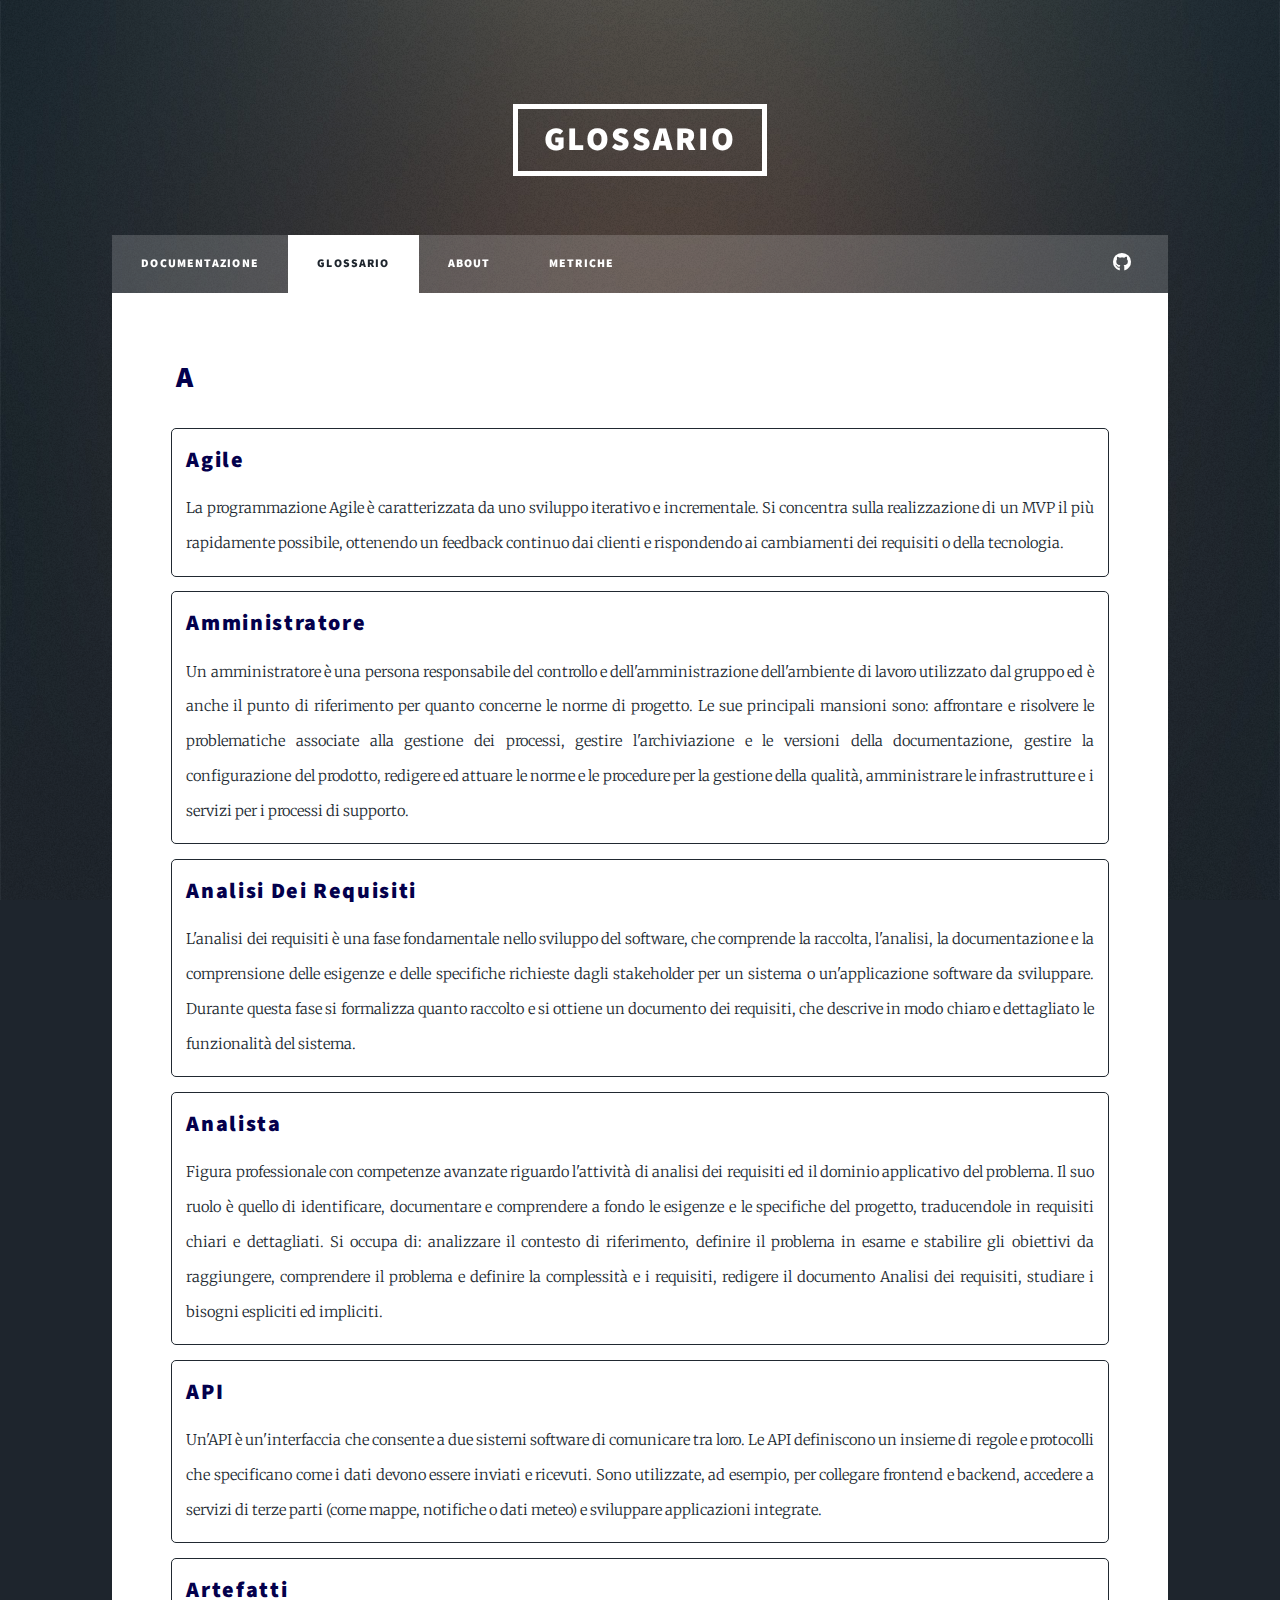
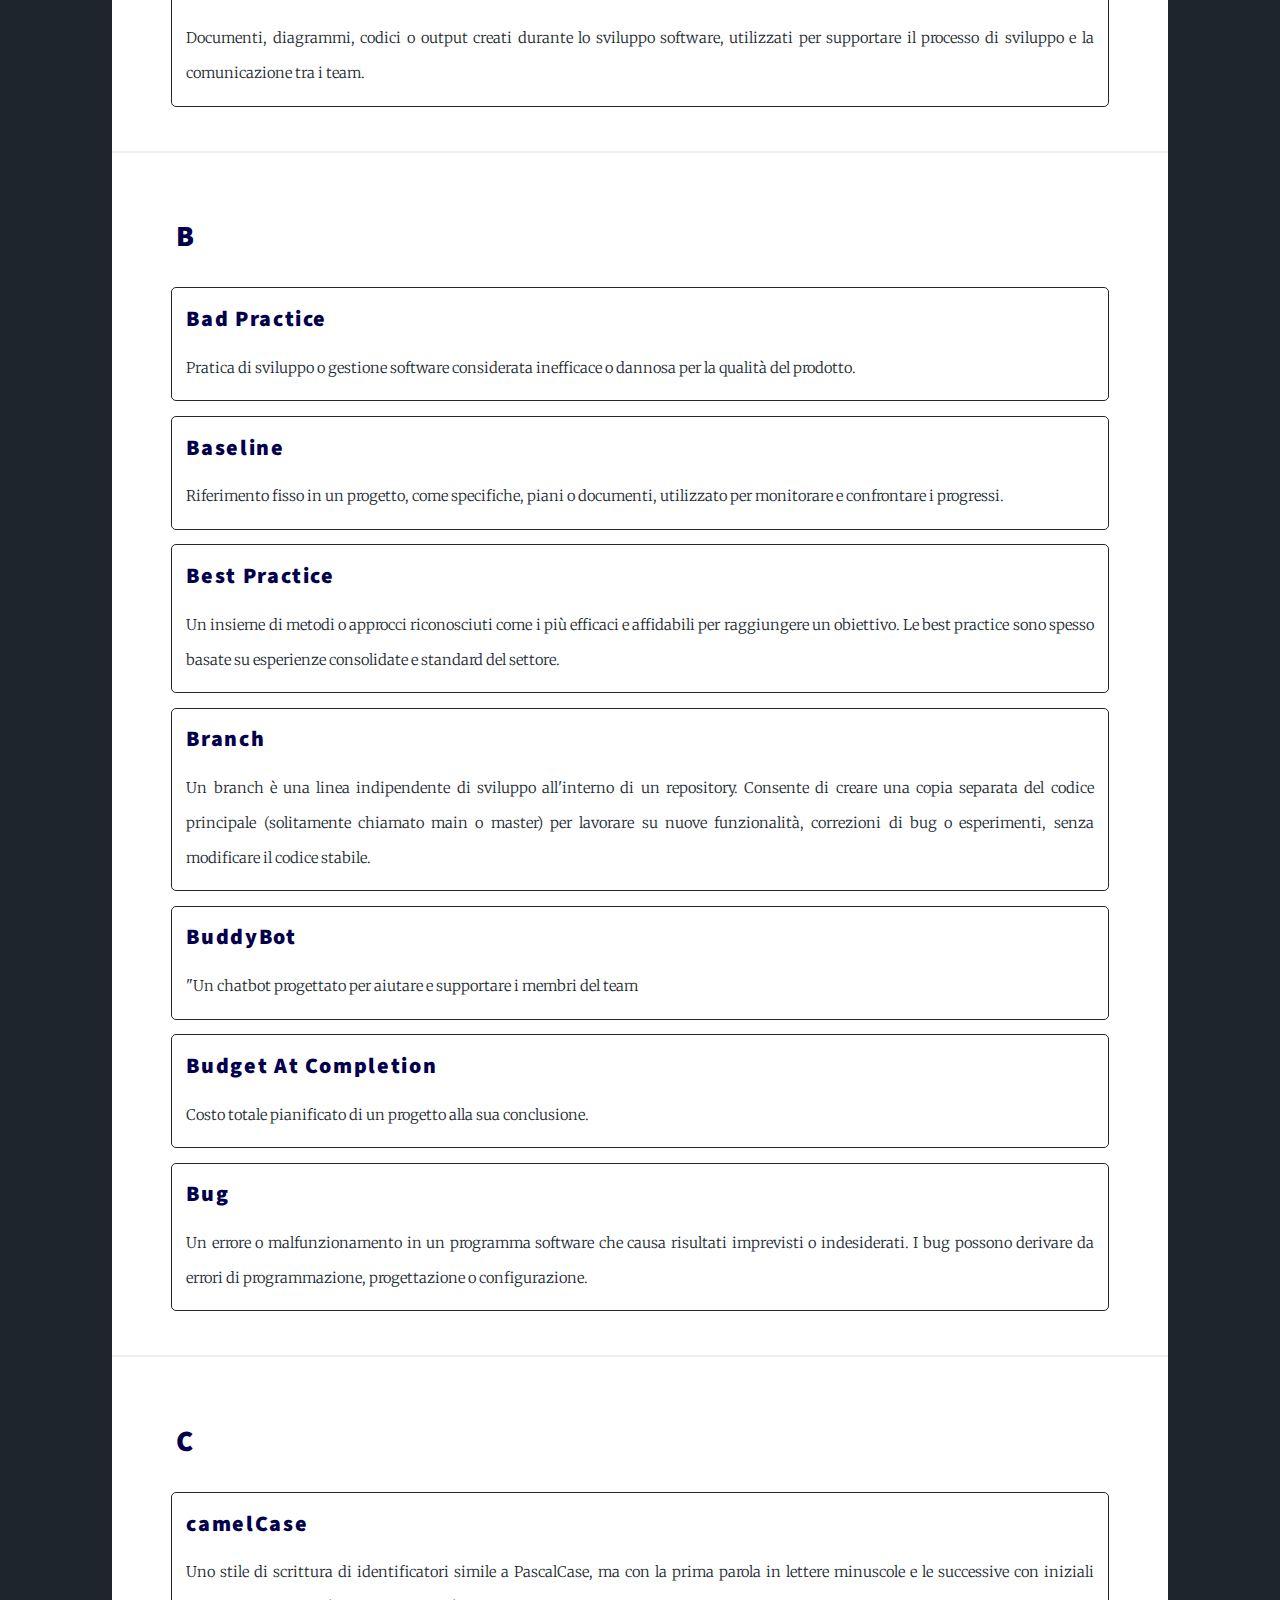
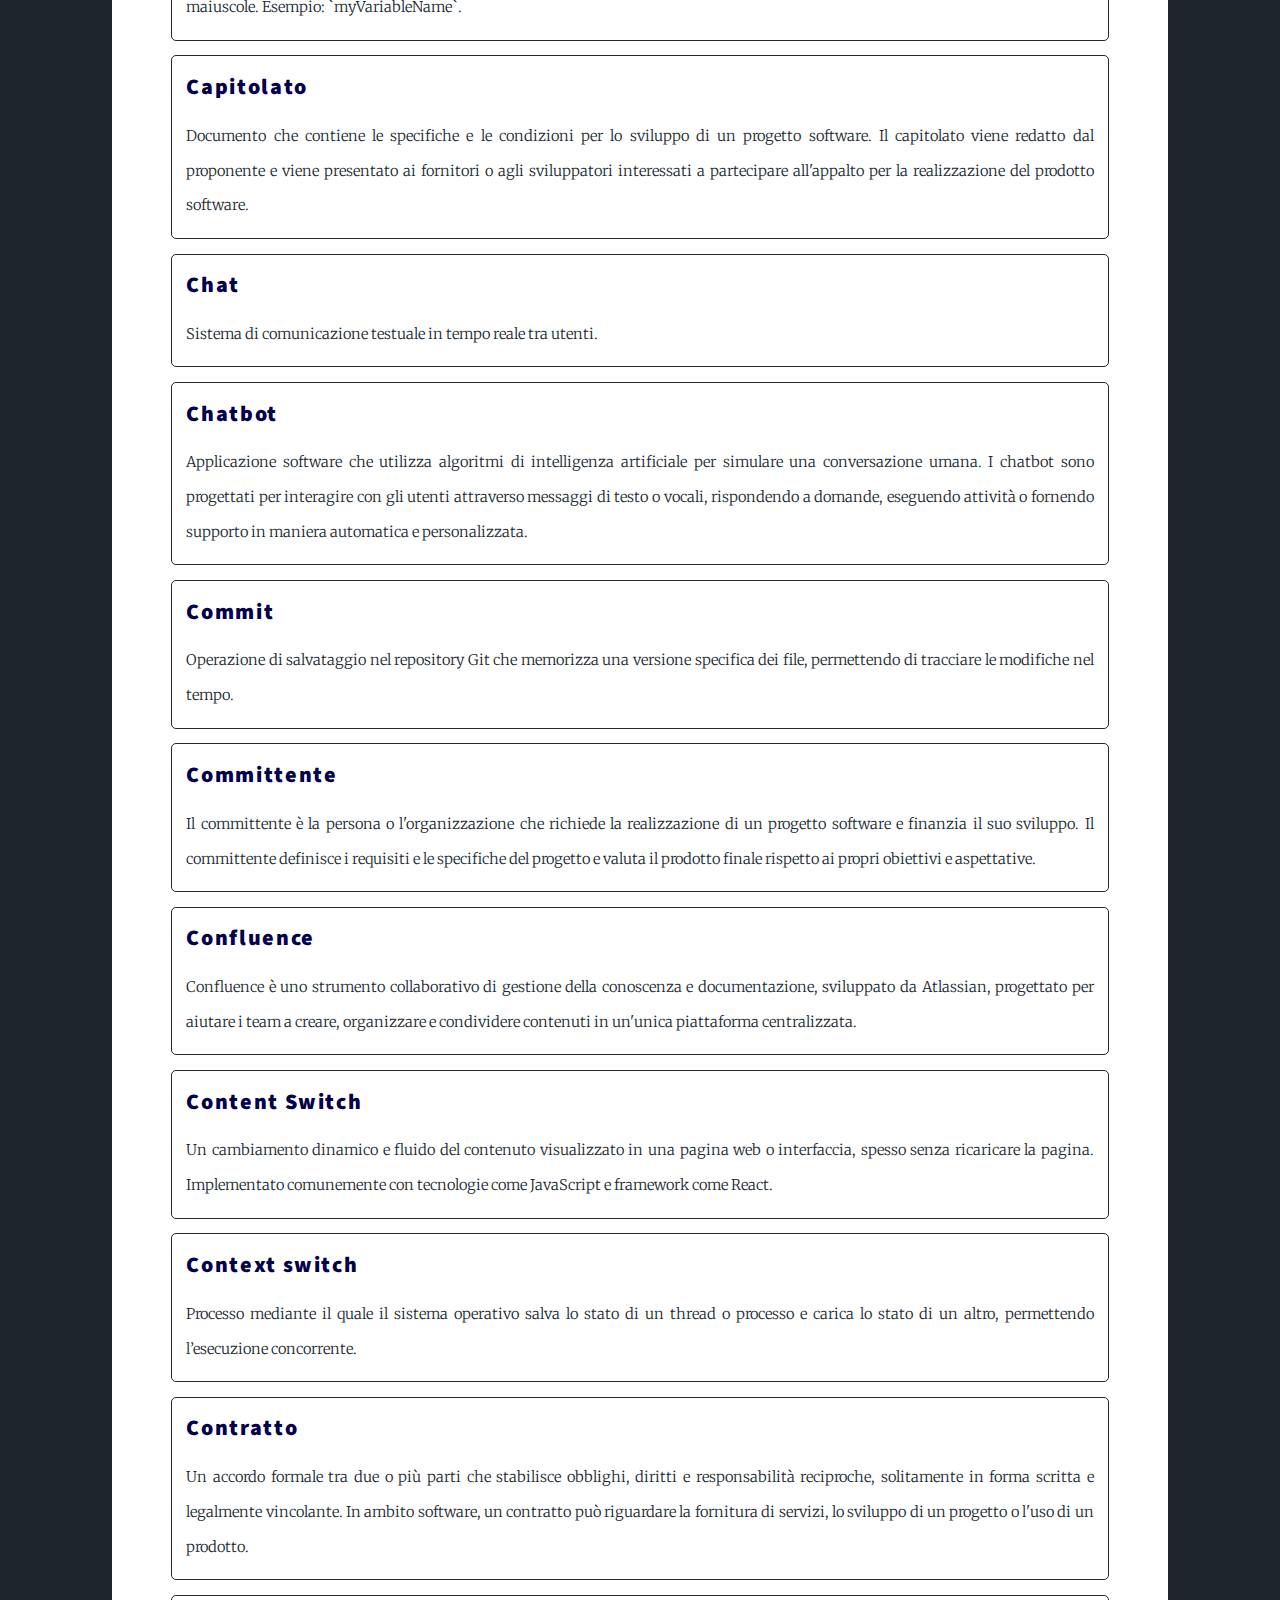
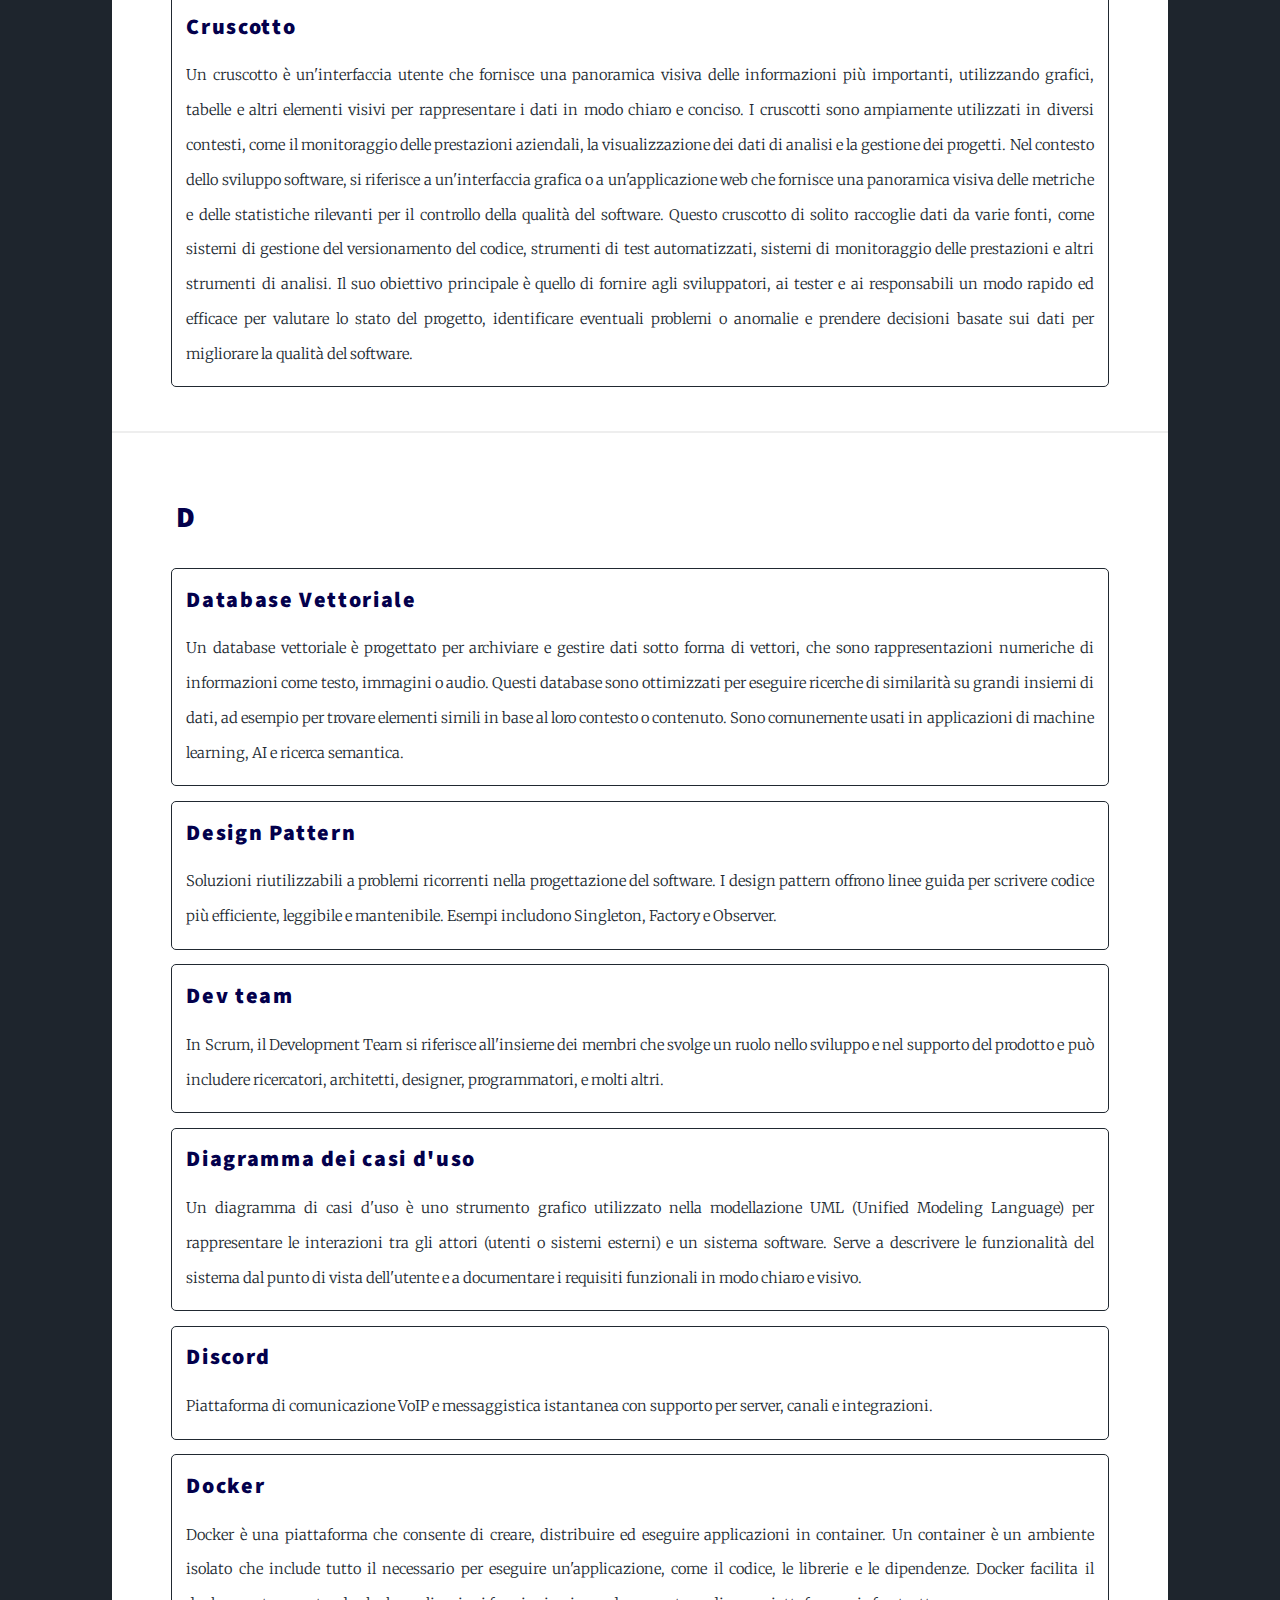
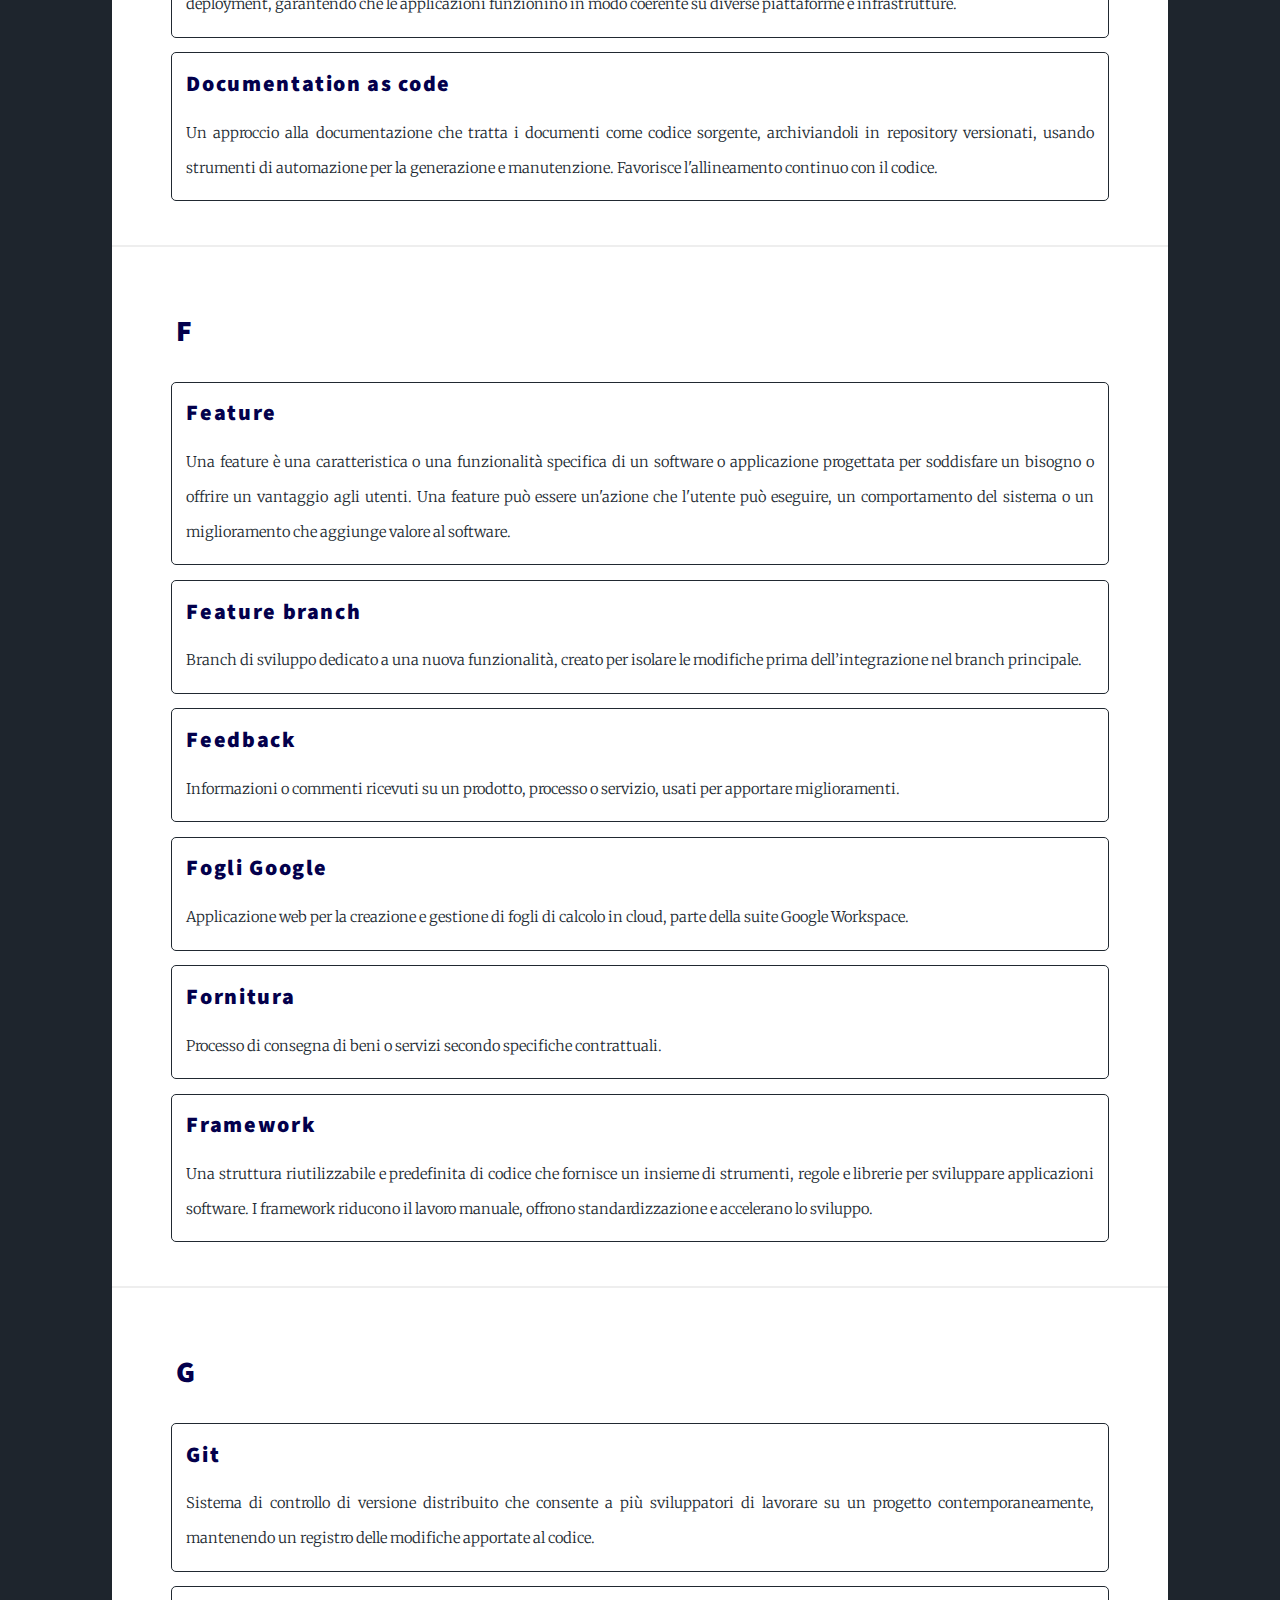
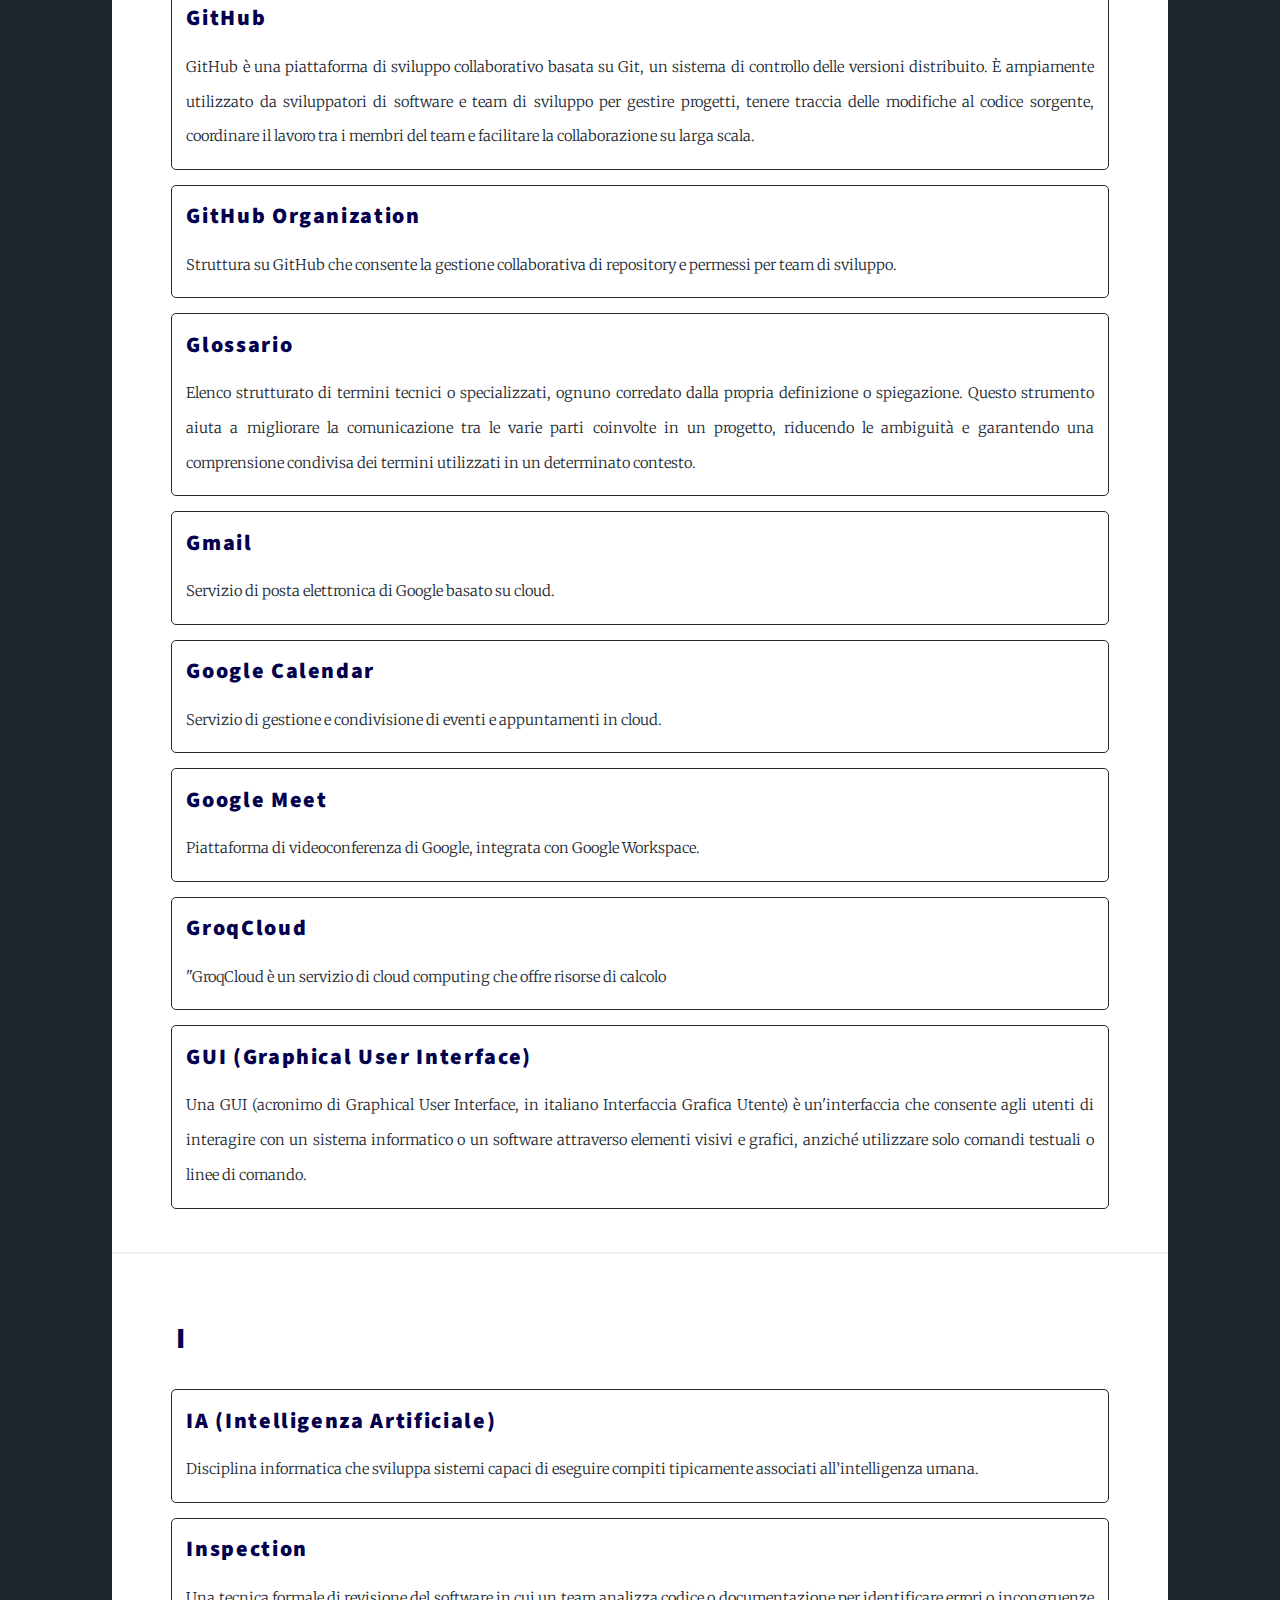
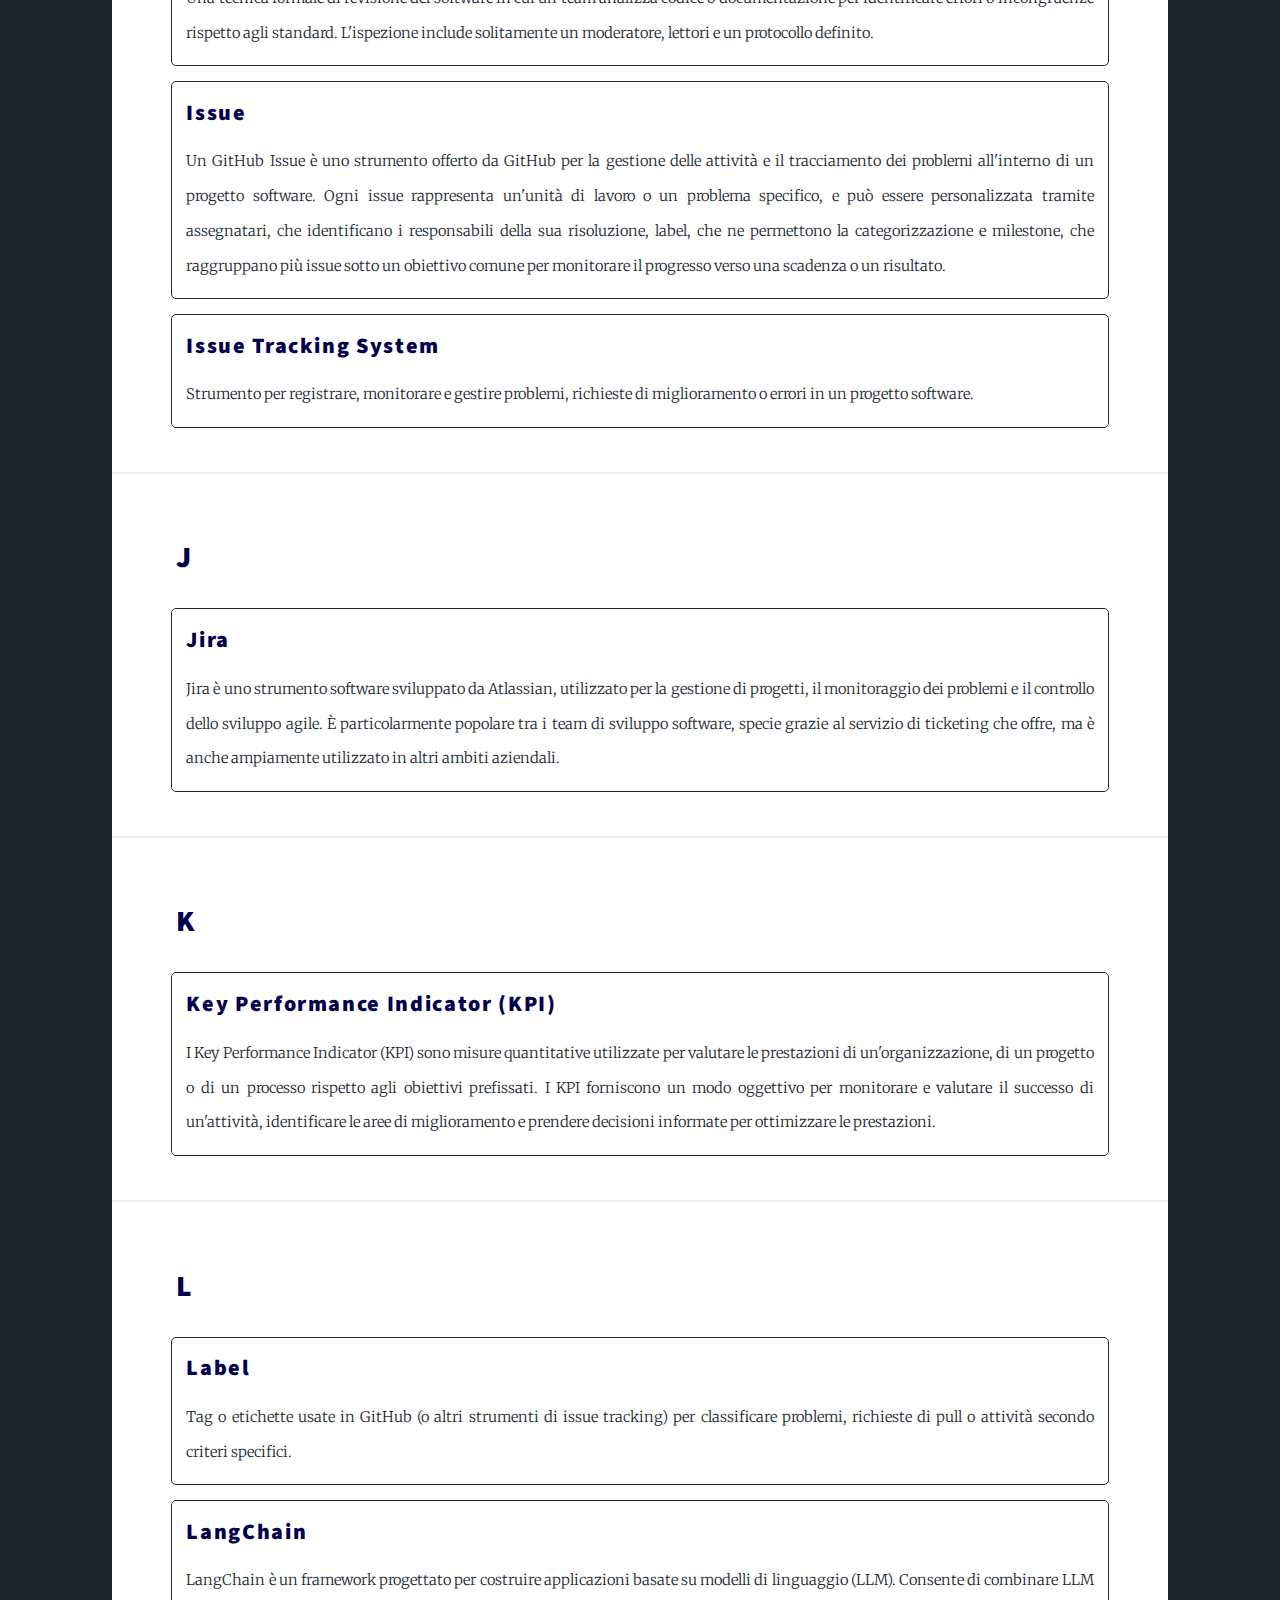
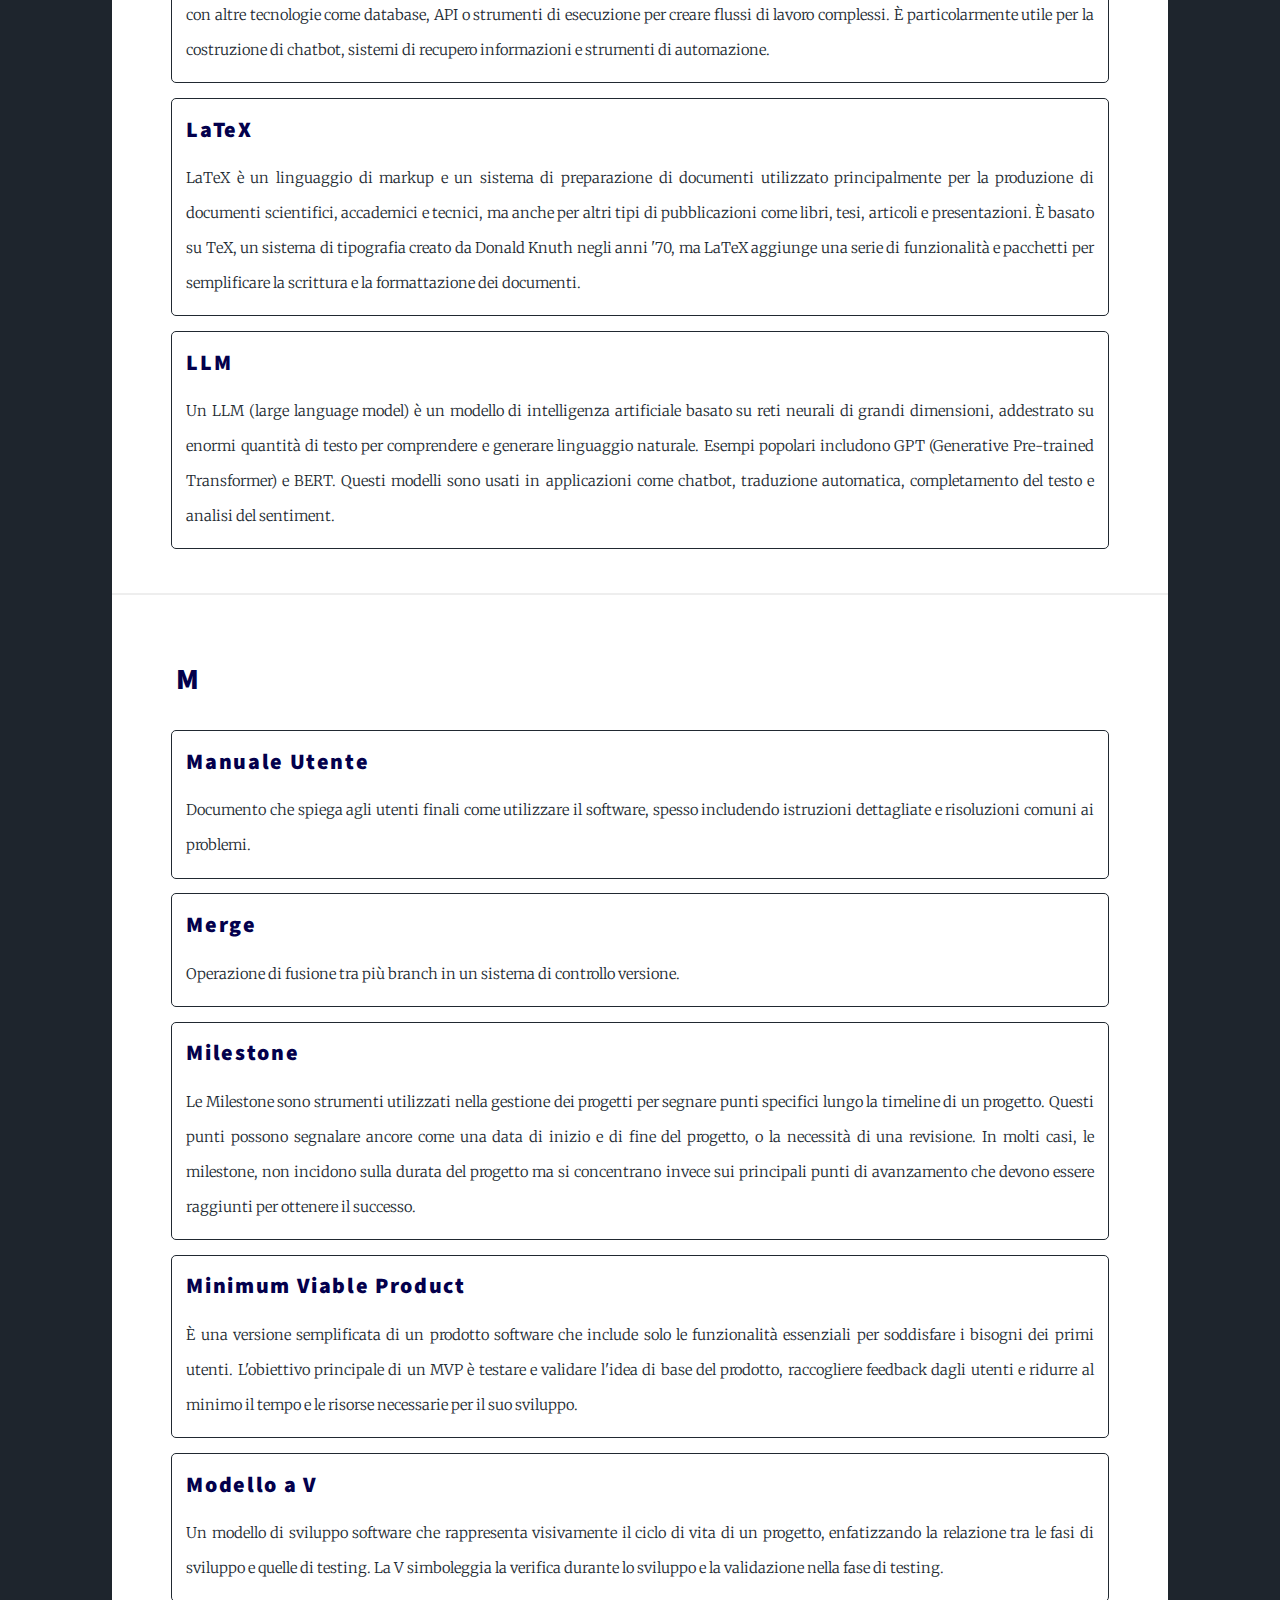
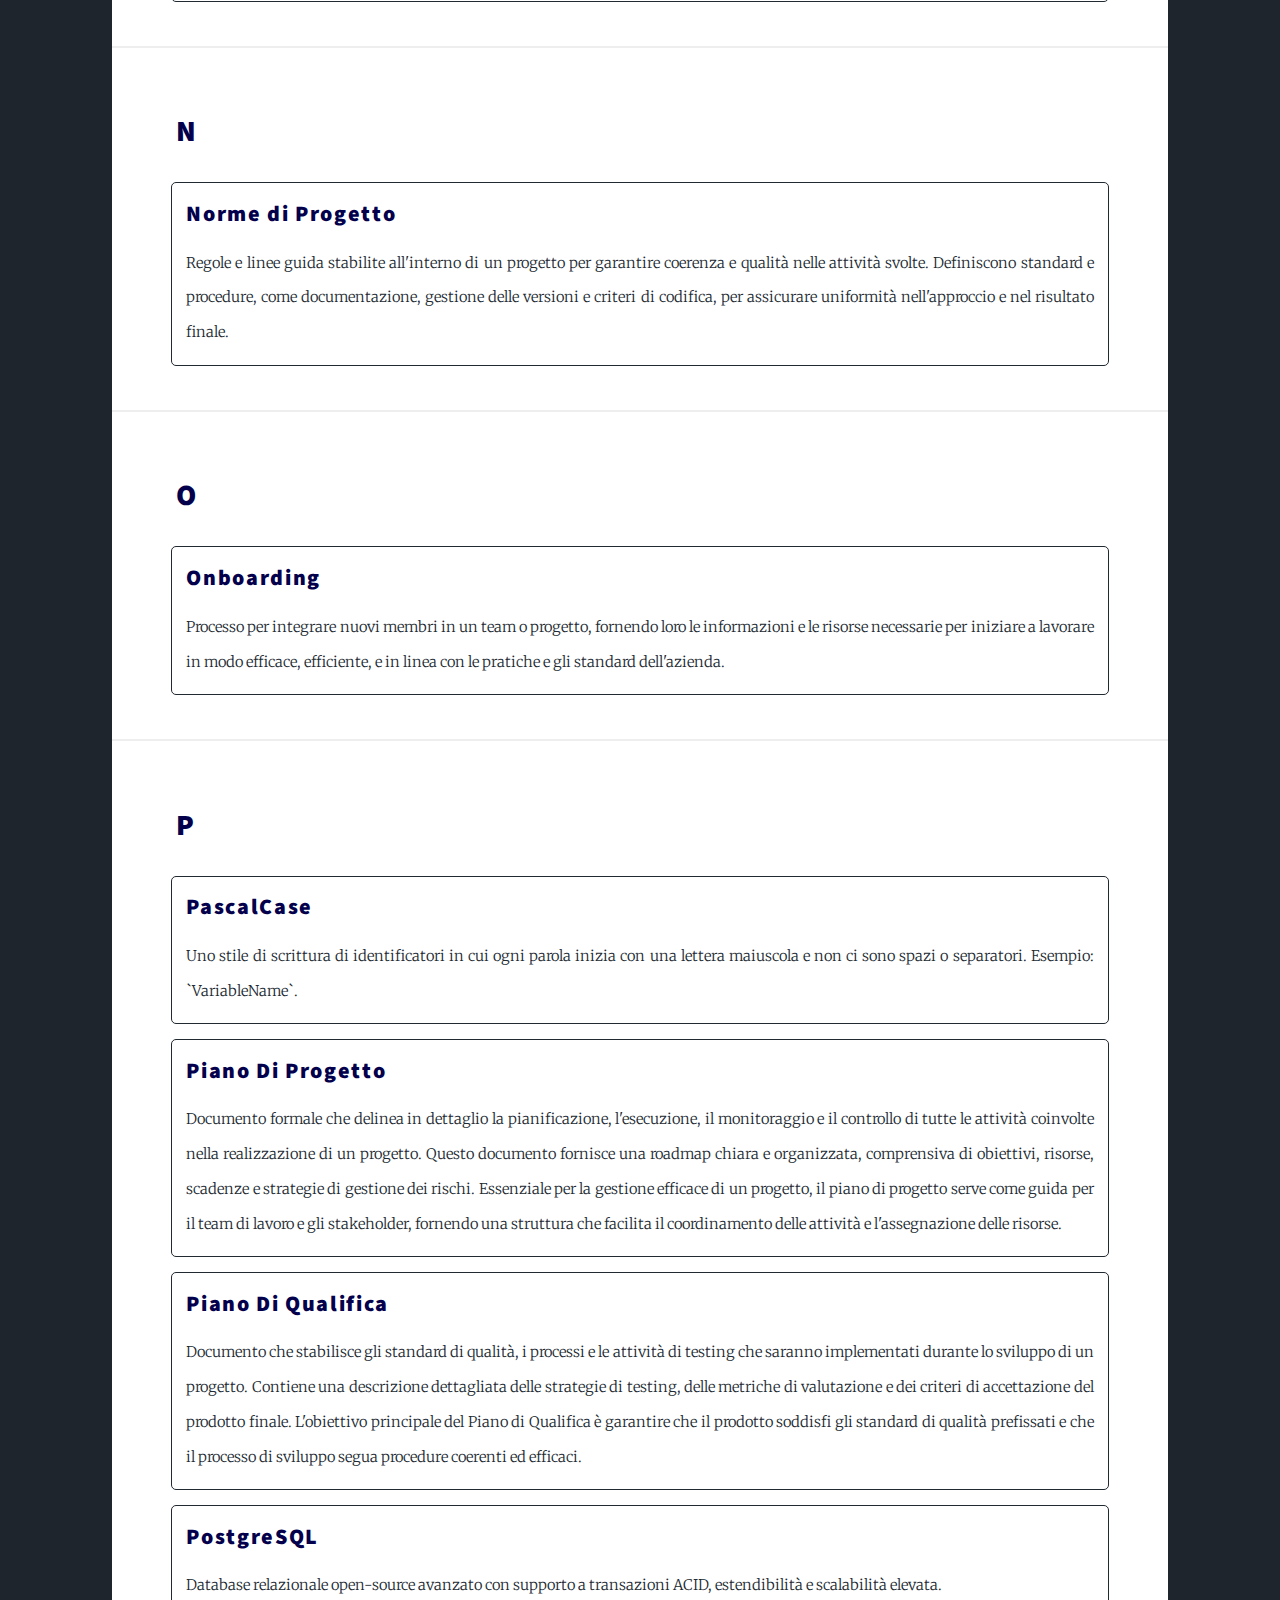
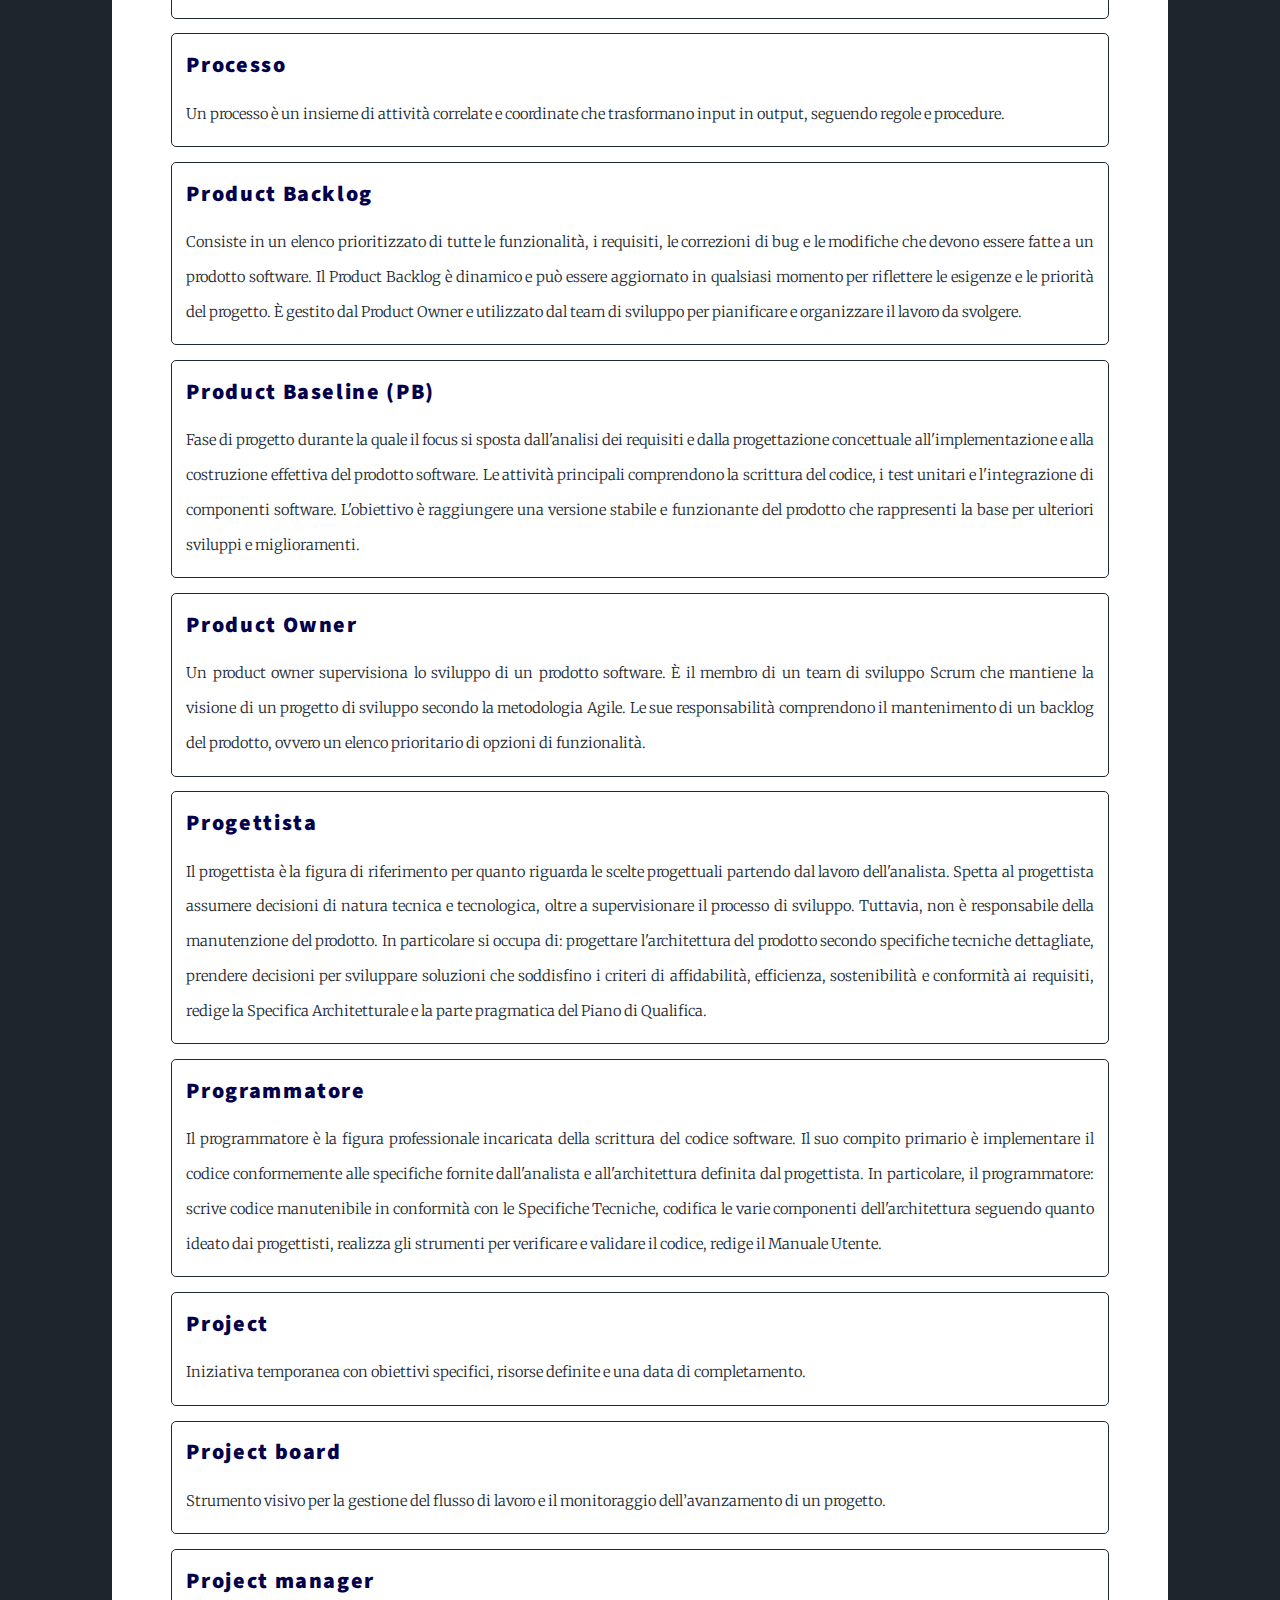
<file: docs/PB/Documentazione_Interna/Glossario/index.html>
<!DOCTYPE HTML>
<html>
	<head>
		<title>Glossario</title>
		<meta charset="utf-8" />
		<link rel="icon" href="../../../../images/sweetenteam.png">
		<meta name="viewport" content="width=device-width, initial-scale=1, user-scalable=no" />
		<link rel="stylesheet" href="../../../../assets/css/main.css" />
		<noscript><link rel="stylesheet" href="../../../../assets/css/noscript.css" /></noscript>
		<style>
			.termine {
				border: 1px solid;
				border-radius: 5px;
				padding: 1em;
				margin-bottom: 1em;
			}
			.termine p{
				margin: 0;
				padding: 0;
			}
			.termine h4{
				color: #03004c;
				font-size: 1.5em;
				text-transform: none;
			}
			#main h3{
				color: #03004c;
				font-size: 2em;
				padding: 5px;
			}
		</style>

		
	</head>
	<body class="is-preload">

		<!-- Wrapper -->
			<div id="wrapper" class="fade-in">

			<!-- Header -->
				<header id="header">
					<a class="logo">Glossario</a>
				</header>

			<!-- Nav -->
				<nav id="nav">
					<ul class="links">
						<li><a href="../../../../index.html#header">Documentazione</a></li>
						<li class="active"><a href="index.html">Glossario</a></li>
						<li><a href="../../../../about.html">About</a></li>
						<li><a href="../../../../metriche.html">Metriche</a></li>
					</ul>
					<ul class="icons">
						<li><a href="https://github.com/SweeTenTeam/Docs" target="_blank" rel="noopener noreferrer" class="icon brands fa-github"><span class="label">GitHub</span></a></li>
					</ul>
				</nav>

				<script src="../../../../assets/js/jquery.min.js"></script>
				<script src="../../../../assets/js/jquery.scrollex.min.js"></script>
				<script src="../../../../assets/js/jquery.scrolly.min.js"></script>
				<script src="../../../../assets/js/browser.min.js"></script>
				<script src="../../../../assets/js/breakpoints.min.js"></script>
				<script src="../../../../assets/js/util.js"></script>
				<script src="../../../../assets/js/main.js"></script>

				<!-- Main -->
				 
					<div id="main">
						<div id="A">
							<h3>A</h3>
							<div id="agile" class="termine">
								<h4>Agile</h4>
								<p>La programmazione Agile è caratterizzata da uno sviluppo iterativo e incrementale. Si concentra sulla realizzazione di un MVP il più rapidamente possibile, ottenendo un feedback continuo dai clienti e rispondendo ai cambiamenti dei requisiti o della tecnologia.</p>
							</div>
							<div id="amministratore" class="termine">
								<h4>Amministratore</h4>
								<p>Un amministratore è una persona responsabile del controllo e dell'amministrazione dell'ambiente di lavoro utilizzato dal gruppo ed è anche il punto di riferimento per quanto concerne le norme di progetto. Le sue principali mansioni sono: affrontare e risolvere le problematiche associate alla gestione dei processi, gestire l'archiviazione e le versioni della documentazione, gestire la configurazione del prodotto, redigere ed attuare le norme e le procedure per la gestione della qualità, amministrare le infrastrutture e i servizi per i processi di supporto.</p>
							</div>
							<div id="analisi-dei-requisiti" class="termine">
								<h4>Analisi Dei Requisiti</h4>
								<p>L'analisi dei requisiti è una fase fondamentale nello sviluppo del software, che comprende la raccolta, l'analisi, la documentazione e la comprensione delle esigenze e delle specifiche richieste dagli stakeholder per un sistema o un'applicazione software da sviluppare. Durante questa fase si formalizza quanto raccolto e si ottiene un documento dei requisiti, che descrive in modo chiaro e dettagliato le funzionalità del sistema.</p>
							</div>
							<div id="analista" class="termine">
								<h4>Analista</h4>
								<p>Figura professionale con competenze avanzate riguardo l'attività di analisi dei requisiti ed il dominio applicativo del problema. Il suo ruolo è quello di identificare, documentare e comprendere a fondo le esigenze e le specifiche del progetto, traducendole in requisiti chiari e dettagliati. Si occupa di: analizzare il contesto di riferimento, definire il problema in esame e stabilire gli obiettivi da raggiungere, comprendere il problema e definire la complessità e i requisiti, redigere il documento Analisi dei requisiti, studiare i bisogni espliciti ed impliciti.</p>
							</div>
							<div id="api" class="termine">
								<h4>API</h4>
								<p>Un'API è un'interfaccia che consente a due sistemi software di comunicare tra loro. Le API definiscono un insieme di regole e protocolli che specificano come i dati devono essere inviati e ricevuti. Sono utilizzate, ad esempio, per collegare frontend e backend, accedere a servizi di terze parti (come mappe, notifiche o dati meteo) e sviluppare applicazioni integrate.</p>
							</div>
							<div id="artefatti" class="termine">
								<h4>Artefatti</h4>
								<p>Documenti, diagrammi, codici o output creati durante lo sviluppo software, utilizzati per supportare il processo di sviluppo e la comunicazione tra i team.</p>
							</div>
						</div>
						
						<div id="B">
							<h3>B</h3>
							<div id="bad-practice" class="termine">
								<h4>Bad Practice</h4>
								<p>Pratica di sviluppo o gestione software considerata inefficace o dannosa per la qualità del prodotto.</p>
							</div>
							<div id="baseline" class="termine">
								<h4>Baseline</h4>
								<p>Riferimento fisso in un progetto, come specifiche, piani o documenti, utilizzato per monitorare e confrontare i progressi.</p>
							</div>
							<div id="best-practice" class="termine">
								<h4>Best Practice</h4>
								<p>Un insieme di metodi o approcci riconosciuti come i più efficaci e affidabili per raggiungere un obiettivo. Le best practice sono spesso basate su esperienze consolidate e standard del settore.</p>
							</div>
							<div id="branch" class="termine">
								<h4>Branch</h4>
								<p>Un branch è una linea indipendente di sviluppo all'interno di un repository. Consente di creare una copia separata del codice principale (solitamente chiamato main o master) per lavorare su nuove funzionalità, correzioni di bug o esperimenti, senza modificare il codice stabile.</p>
							</div>
							<div id="buddybot" class="termine">
								<h4>BuddyBot</h4>
								<p>"Un chatbot progettato per aiutare e supportare i membri del team</p>
							</div>
							<div id="budget-at-completion" class="termine">
								<h4>Budget At Completion</h4>
								<p>Costo totale pianificato di un progetto alla sua conclusione.</p>
							</div>
							<div id="bug" class="termine">
								<h4>Bug</h4>
								<p>Un errore o malfunzionamento in un programma software che causa risultati imprevisti o indesiderati. I bug possono derivare da errori di programmazione, progettazione o configurazione.</p>
							</div>
						</div>
						
						<div id="C">
							<h3>C</h3>
							<div id="camelcase" class="termine">
								<h4>camelCase</h4>
								<p>Uno stile di scrittura di identificatori simile a PascalCase, ma con la prima parola in lettere minuscole e le successive con iniziali maiuscole. Esempio: `myVariableName`.</p>
							</div>
							<div id="capitolato" class="termine">
								<h4>Capitolato</h4>
								<p>Documento che contiene le specifiche e le condizioni per lo sviluppo di un progetto software. Il capitolato viene redatto dal proponente e viene presentato ai fornitori o agli sviluppatori interessati a partecipare all'appalto per la realizzazione del prodotto software.</p>
							</div>
							<div id="chat" class="termine">
								<h4>Chat</h4>
								<p>Sistema di comunicazione testuale in tempo reale tra utenti.</p>
							</div>
							<div id="chatbot" class="termine">
								<h4>Chatbot</h4>
								<p>Applicazione software che utilizza algoritmi di intelligenza artificiale per simulare una conversazione umana. I chatbot sono progettati per interagire con gli utenti attraverso messaggi di testo o vocali, rispondendo a domande, eseguendo attività o fornendo supporto in maniera automatica e personalizzata.</p>
							</div>
							<div id="commit" class="termine">
								<h4>Commit</h4>
								<p>Operazione di salvataggio nel repository Git che memorizza una versione specifica dei file, permettendo di tracciare le modifiche nel tempo.</p>
							</div>
							<div id="committente" class="termine">
								<h4>Committente</h4>
								<p>Il committente è la persona o l'organizzazione che richiede la realizzazione di un progetto software e finanzia il suo sviluppo. Il committente definisce i requisiti e le specifiche del progetto e valuta il prodotto finale rispetto ai propri obiettivi e aspettative.</p>
							</div>
							<div id="confluence" class="termine">
								<h4>Confluence</h4>
								<p>Confluence è uno strumento collaborativo di gestione della conoscenza e documentazione, sviluppato da Atlassian, progettato per aiutare i team a creare, organizzare e condividere contenuti in un'unica piattaforma centralizzata.</p>
							</div>
							<div id="content-switch" class="termine">
								<h4>Content Switch</h4>
								<p>Un cambiamento dinamico e fluido del contenuto visualizzato in una pagina web o interfaccia, spesso senza ricaricare la pagina. Implementato comunemente con tecnologie come JavaScript e framework come React.</p>
							</div>
							<div id="context-switch" class="termine">
								<h4>Context switch</h4>
								<p>Processo mediante il quale il sistema operativo salva lo stato di un thread o processo e carica lo stato di un altro, permettendo l’esecuzione concorrente.</p>
							</div>
							<div id="contratto" class="termine">
								<h4>Contratto</h4>
								<p>Un accordo formale tra due o più parti che stabilisce obblighi, diritti e responsabilità reciproche, solitamente in forma scritta e legalmente vincolante. In ambito software, un contratto può riguardare la fornitura di servizi, lo sviluppo di un progetto o l'uso di un prodotto.</p>
							</div>
							<div id="cruscotto" class="termine">
								<h4>Cruscotto</h4>
								<p>Un cruscotto è un'interfaccia utente che fornisce una panoramica visiva delle informazioni più importanti, utilizzando grafici, tabelle e altri elementi visivi per rappresentare i dati in modo chiaro e conciso. I cruscotti sono ampiamente utilizzati in diversi contesti, come il monitoraggio delle prestazioni aziendali, la visualizzazione dei dati di analisi e la gestione dei progetti. Nel contesto dello sviluppo software, si riferisce a un'interfaccia grafica o a un'applicazione web che fornisce una panoramica visiva delle metriche e delle statistiche rilevanti per il controllo della qualità del software. Questo cruscotto di solito raccoglie dati da varie fonti, come sistemi di gestione del versionamento del codice, strumenti di test automatizzati, sistemi di monitoraggio delle prestazioni e altri strumenti di analisi. Il suo obiettivo principale è quello di fornire agli sviluppatori, ai tester e ai responsabili un modo rapido ed efficace per valutare lo stato del progetto, identificare eventuali problemi o anomalie e prendere decisioni basate sui dati per migliorare la qualità del software.</p>
							</div>
						</div>
						
						<div id="D">
							<h3>D</h3>
							<div id="database-vettoriale" class="termine">
								<h4>Database Vettoriale</h4>
								<p>Un database vettoriale è progettato per archiviare e gestire dati sotto forma di vettori, che sono rappresentazioni numeriche di informazioni come testo, immagini o audio. Questi database sono ottimizzati per eseguire ricerche di similarità su grandi insiemi di dati, ad esempio per trovare elementi simili in base al loro contesto o contenuto. Sono comunemente usati in applicazioni di machine learning, AI e ricerca semantica.</p>
							</div>
							<div id="design-pattern" class="termine">
								<h4>Design Pattern</h4>
								<p>Soluzioni riutilizzabili a problemi ricorrenti nella progettazione del software. I design pattern offrono linee guida per scrivere codice più efficiente, leggibile e mantenibile. Esempi includono Singleton, Factory e Observer.</p>
							</div>
							<div id="dev-team" class="termine">
								<h4>Dev team</h4>
								<p>In Scrum, il Development Team si riferisce all'insieme dei membri che svolge un ruolo nello sviluppo e nel supporto del prodotto e può includere ricercatori, architetti, designer, programmatori, e molti altri.</p>
							</div>
							<div id="diagramma-dei-casi-d'uso" class="termine">
								<h4>Diagramma dei casi d'uso</h4>
								<p>Un diagramma di casi d'uso è uno strumento grafico utilizzato nella modellazione UML (Unified Modeling Language) per rappresentare le interazioni tra gli attori (utenti o sistemi esterni) e un sistema software. Serve a descrivere le funzionalità del sistema dal punto di vista dell'utente e a documentare i requisiti funzionali in modo chiaro e visivo.</p>
							</div>
							<div id="discord" class="termine">
								<h4>Discord</h4>
								<p>Piattaforma di comunicazione VoIP e messaggistica istantanea con supporto per server, canali e integrazioni.</p>
							</div>
							<div id="docker" class="termine">
								<h4>Docker</h4>
								<p>Docker è una piattaforma che consente di creare, distribuire ed eseguire applicazioni in container. Un container è un ambiente isolato che include tutto il necessario per eseguire un'applicazione, come il codice, le librerie e le dipendenze. Docker facilita il deployment, garantendo che le applicazioni funzionino in modo coerente su diverse piattaforme e infrastrutture.</p>
							</div>
							<div id="documentation-as-code" class="termine">
								<h4>Documentation as code</h4>
								<p>Un approccio alla documentazione che tratta i documenti come codice sorgente, archiviandoli in repository versionati, usando strumenti di automazione per la generazione e manutenzione. Favorisce l'allineamento continuo con il codice.</p>
							</div>
						</div>
						
						<div id="F">
							<h3>F</h3>
							<div id="feature" class="termine">
								<h4>Feature</h4>
								<p>Una feature è una caratteristica o una funzionalità specifica di un software o applicazione progettata per soddisfare un bisogno o offrire un vantaggio agli utenti. Una feature può essere un'azione che l'utente può eseguire, un comportamento del sistema o un miglioramento che aggiunge valore al software.</p>
							</div>
							<div id="feature-branch" class="termine">
								<h4>Feature branch</h4>
								<p>Branch di sviluppo dedicato a una nuova funzionalità, creato per isolare le modifiche prima dell’integrazione nel branch principale.</p>
							</div>
							<div id="feedback" class="termine">
								<h4>Feedback</h4>
								<p>Informazioni o commenti ricevuti su un prodotto, processo o servizio, usati per apportare miglioramenti.</p>
							</div>
							<div id="fogli-google" class="termine">
								<h4>Fogli Google</h4>
								<p>Applicazione web per la creazione e gestione di fogli di calcolo in cloud, parte della suite Google Workspace.</p>
							</div>
							<div id="fornitura" class="termine">
								<h4>Fornitura</h4>
								<p>Processo di consegna di beni o servizi secondo specifiche contrattuali.</p>
							</div>
							<div id="framework" class="termine">
								<h4>Framework</h4>
								<p>Una struttura riutilizzabile e predefinita di codice che fornisce un insieme di strumenti, regole e librerie per sviluppare applicazioni software. I framework riducono il lavoro manuale, offrono standardizzazione e accelerano lo sviluppo.</p>
							</div>
						</div>
						
						<div id="G">
							<h3>G</h3>
							<div id="git" class="termine">
								<h4>Git</h4>
								<p>Sistema di controllo di versione distribuito che consente a più sviluppatori di lavorare su un progetto contemporaneamente, mantenendo un registro delle modifiche apportate al codice.</p>
							</div>
							<div id="github" class="termine">
								<h4>GitHub</h4>
								<p>GitHub è una piattaforma di sviluppo collaborativo basata su Git, un sistema di controllo delle versioni distribuito. È ampiamente utilizzato da sviluppatori di software e team di sviluppo per gestire progetti, tenere traccia delle modifiche al codice sorgente, coordinare il lavoro tra i membri del team e facilitare la collaborazione su larga scala.</p>
							</div>
							<div id="github-organization" class="termine">
								<h4>GitHub Organization</h4>
								<p>Struttura su GitHub che consente la gestione collaborativa di repository e permessi per team di sviluppo.</p>
							</div>
							<div id="glossario" class="termine">
								<h4>Glossario</h4>
								<p>Elenco strutturato di termini tecnici o specializzati, ognuno corredato dalla propria definizione o spiegazione. Questo strumento aiuta a migliorare la comunicazione tra le varie parti coinvolte in un progetto, riducendo le ambiguità e garantendo una comprensione condivisa dei termini utilizzati in un determinato contesto.</p>
							</div>
							<div id="gmail" class="termine">
								<h4>Gmail</h4>
								<p>Servizio di posta elettronica di Google basato su cloud.</p>
							</div>
							<div id="google-calendar" class="termine">
								<h4>Google Calendar</h4>
								<p>Servizio di gestione e condivisione di eventi e appuntamenti in cloud.</p>
							</div>
							<div id="google-meet" class="termine">
								<h4>Google Meet</h4>
								<p>Piattaforma di videoconferenza di Google, integrata con Google Workspace.</p>
							</div>
							<div id="groqcloud" class="termine">
								<h4>GroqCloud</h4>
								<p>"GroqCloud è un servizio di cloud computing che offre risorse di calcolo</p>
							</div>
							<div id="gui" class="termine">
								<h4>GUI (Graphical User Interface)</h4>
								<p>Una GUI (acronimo di Graphical User Interface, in italiano Interfaccia Grafica Utente) è un'interfaccia che consente agli utenti di interagire con un sistema informatico o un software attraverso elementi visivi e grafici, anziché utilizzare solo comandi testuali o linee di comando.</p>
							</div>
						</div>
						
						<div id="I">
							<h3>I</h3>
							<div id="ia" class="termine">
								<h4>IA (Intelligenza Artificiale)</h4>
								<p>Disciplina informatica che sviluppa sistemi capaci di eseguire compiti tipicamente associati all’intelligenza umana.</p>
							</div>
							<div id="inspection" class="termine">
								<h4>Inspection</h4>
								<p>Una tecnica formale di revisione del software in cui un team analizza codice o documentazione per identificare errori o incongruenze rispetto agli standard. L'ispezione include solitamente un moderatore, lettori e un protocollo definito.</p>
							</div>
							<div id="issue" class="termine">
								<h4>Issue</h4>
								<p>Un GitHub Issue è uno strumento offerto da GitHub per la gestione delle attività e il tracciamento dei problemi all'interno di un progetto software. Ogni issue rappresenta un'unità di lavoro o un problema specifico, e può essere personalizzata tramite assegnatari, che identificano i responsabili della sua risoluzione, label, che ne permettono la categorizzazione e milestone, che raggruppano più issue sotto un obiettivo comune per monitorare il progresso verso una scadenza o un risultato.</p>
							</div>
							<div id="issue-tracking-system" class="termine">
								<h4>Issue Tracking System</h4>
								<p>Strumento per registrare, monitorare e gestire problemi, richieste di miglioramento o errori in un progetto software.</p>
							</div>
						</div>
						
						<div id="J">
							<h3>J</h3>
							<div id="jira" class="termine">
								<h4>Jira</h4>
								<p>Jira è uno strumento software sviluppato da Atlassian, utilizzato per la gestione di progetti, il monitoraggio dei problemi e il controllo dello sviluppo agile. È particolarmente popolare tra i team di sviluppo software, specie grazie al servizio di ticketing che offre, ma è anche ampiamente utilizzato in altri ambiti aziendali.</p>
							</div>
						</div>
						
						<div id="K">
							<h3>K</h3>
							<div id="kpi" class="termine">
								<h4>Key Performance Indicator (KPI)</h4>
								<p>I Key Performance Indicator (KPI) sono misure quantitative utilizzate per valutare le prestazioni di un'organizzazione, di un progetto o di un processo rispetto agli obiettivi prefissati. I KPI forniscono un modo oggettivo per monitorare e valutare il successo di un'attività, identificare le aree di miglioramento e prendere decisioni informate per ottimizzare le prestazioni.</p>
							</div>
						</div>
						
						<div id="L">
							<h3>L</h3>
							<div id="label" class="termine">
								<h4>Label</h4>
								<p>Tag o etichette usate in GitHub (o altri strumenti di issue tracking) per classificare problemi, richieste di pull o attività secondo criteri specifici.</p>
							</div>
							<div id="langchain" class="termine">
								<h4>LangChain</h4>
								<p>LangChain è un framework progettato per costruire applicazioni basate su modelli di linguaggio (LLM). Consente di combinare LLM con altre tecnologie come database, API o strumenti di esecuzione per creare flussi di lavoro complessi. È particolarmente utile per la costruzione di chatbot, sistemi di recupero informazioni e strumenti di automazione.</p>
							</div>
							<div id="latex" class="termine">
								<h4>LaTeX</h4>
								<p>LaTeX è un linguaggio di markup e un sistema di preparazione di documenti utilizzato principalmente per la produzione di documenti scientifici, accademici e tecnici, ma anche per altri tipi di pubblicazioni come libri, tesi, articoli e presentazioni. È basato su TeX, un sistema di tipografia creato da Donald Knuth negli anni '70, ma LaTeX aggiunge una serie di funzionalità e pacchetti per semplificare la scrittura e la formattazione dei documenti.</p>
							</div>
							<div id="llm" class="termine">
								<h4>LLM</h4>
								<p>Un LLM (large language model) è un modello di intelligenza artificiale basato su reti neurali di grandi dimensioni, addestrato su enormi quantità di testo per comprendere e generare linguaggio naturale. Esempi popolari includono GPT (Generative Pre-trained Transformer) e BERT. Questi modelli sono usati in applicazioni come chatbot, traduzione automatica, completamento del testo e analisi del sentiment.</p>
							</div>
						</div>
						
						<div id="M">
							<h3>M</h3>
							<div id="manuale-utente" class="termine">
								<h4>Manuale Utente</h4>
								<p>Documento che spiega agli utenti finali come utilizzare il software, spesso includendo istruzioni dettagliate e risoluzioni comuni ai problemi.</p>
							</div>
							<div id="merge" class="termine">
								<h4>Merge</h4>
								<p>Operazione di fusione tra più branch in un sistema di controllo versione.</p>
							</div>
							<div id="milestone" class="termine">
								<h4>Milestone</h4>
								<p>Le Milestone sono strumenti utilizzati nella gestione dei progetti per segnare punti specifici lungo la timeline di un progetto. Questi punti possono segnalare ancore come una data di inizio e di fine del progetto, o la necessità di una revisione. In molti casi, le milestone, non incidono sulla durata del progetto ma si concentrano invece sui principali punti di avanzamento che devono essere raggiunti per ottenere il successo.</p>
							</div>
							<div id="minimum-viable-product" class="termine">
								<h4>Minimum Viable Product</h4>
								<p>È una versione semplificata di un prodotto software che include solo le funzionalità essenziali per soddisfare i bisogni dei primi utenti. L'obiettivo principale di un MVP è testare e validare l'idea di base del prodotto, raccogliere feedback dagli utenti e ridurre al minimo il tempo e le risorse necessarie per il suo sviluppo.</p>
							</div>
							<div id="modello-a-v" class="termine">
								<h4>Modello a V</h4>
								<p>Un modello di sviluppo software che rappresenta visivamente il ciclo di vita di un progetto, enfatizzando la relazione tra le fasi di sviluppo e quelle di testing. La V simboleggia la verifica durante lo sviluppo e la validazione nella fase di testing.</p>
							</div>
						</div>
						
						<div id="N">
							<h3>N</h3>
							<div id="norme-di-progetto" class="termine">
								<h4>Norme di Progetto</h4>
								<p>Regole e linee guida stabilite all'interno di un progetto per garantire coerenza e qualità nelle attività svolte. Definiscono standard e procedure, come documentazione, gestione delle versioni e criteri di codifica, per assicurare uniformità nell'approccio e nel risultato finale.</p>
							</div>
						</div>
						
						<div id="O">
							<h3>O</h3>
							<div id="onboarding" class="termine">
								<h4>Onboarding</h4>
								<p>Processo per integrare nuovi membri in un team o progetto, fornendo loro le informazioni e le risorse necessarie per iniziare a lavorare in modo efficace, efficiente, e in linea con le pratiche e gli standard dell'azienda.</p>
							</div>
						</div>
						
						<div id="P">
							<h3>P</h3>
							<div id="pascalcase" class="termine">
								<h4>PascalCase</h4>
								<p>Uno stile di scrittura di identificatori in cui ogni parola inizia con una lettera maiuscola e non ci sono spazi o separatori. Esempio: `VariableName`.</p>
							</div>
							<div id="piano-di-progetto" class="termine">
								<h4>Piano Di Progetto</h4>
								<p>Documento formale che delinea in dettaglio la pianificazione, l'esecuzione, il monitoraggio e il controllo di tutte le attività coinvolte nella realizzazione di un progetto. Questo documento fornisce una roadmap chiara e organizzata, comprensiva di obiettivi, risorse, scadenze e strategie di gestione dei rischi. Essenziale per la gestione efficace di un progetto, il piano di progetto serve come guida per il team di lavoro e gli stakeholder, fornendo una struttura che facilita il coordinamento delle attività e l'assegnazione delle risorse.</p>
							</div>
							<div id="piano-di-qualifica" class="termine">
								<h4>Piano Di Qualifica</h4>
								<p>Documento che stabilisce gli standard di qualità, i processi e le attività di testing che saranno implementati durante lo sviluppo di un progetto. Contiene una descrizione dettagliata delle strategie di testing, delle metriche di valutazione e dei criteri di accettazione del prodotto finale. L'obiettivo principale del Piano di Qualifica è garantire che il prodotto soddisfi gli standard di qualità prefissati e che il processo di sviluppo segua procedure coerenti ed efficaci.</p>
							</div>
							<div id="postgresql" class="termine">
								<h4>PostgreSQL</h4>
								<p>Database relazionale open-source avanzato con supporto a transazioni ACID, estendibilità e scalabilità elevata.</p>
							</div>
							<div id="processo" class="termine">
								<h4>Processo</h4>
								<p>Un processo è un insieme di attività correlate e coordinate che trasformano input in output, seguendo regole e procedure.</p>
							</div>
							<div id="product-backlog" class="termine">
								<h4>Product Backlog</h4>
								<p>Consiste in un elenco prioritizzato di tutte le funzionalità, i requisiti, le correzioni di bug e le modifiche che devono essere fatte a un prodotto software. Il Product Backlog è dinamico e può essere aggiornato in qualsiasi momento per riflettere le esigenze e le priorità del progetto. È gestito dal Product Owner e utilizzato dal team di sviluppo per pianificare e organizzare il lavoro da svolgere.</p>
							</div>
							<div id="pb" class="termine">
								<h4>Product Baseline (PB)</h4>
								<p>Fase di progetto durante la quale il focus si sposta dall'analisi dei requisiti e dalla progettazione concettuale all'implementazione e alla costruzione effettiva del prodotto software. Le attività principali comprendono la scrittura del codice, i test unitari e l'integrazione di componenti software. L'obiettivo è raggiungere una versione stabile e funzionante del prodotto che rappresenti la base per ulteriori sviluppi e miglioramenti.</p>
							</div>
							<div id="product-owner" class="termine">
								<h4>Product Owner</h4>
								<p>Un product owner supervisiona lo sviluppo di un prodotto software. È il membro di un team di sviluppo Scrum che mantiene la visione di un progetto di sviluppo secondo la metodologia Agile. Le sue responsabilità comprendono il mantenimento di un backlog del prodotto, ovvero un elenco prioritario di opzioni di funzionalità.</p>
							</div>
							<div id="progettista" class="termine">
								<h4>Progettista</h4>
								<p>Il progettista è la figura di riferimento per quanto riguarda le scelte progettuali partendo dal lavoro dell'analista. Spetta al progettista assumere decisioni di natura tecnica e tecnologica, oltre a supervisionare il processo di sviluppo. Tuttavia, non è responsabile della manutenzione del prodotto. In particolare si occupa di: progettare l'architettura del prodotto secondo specifiche tecniche dettagliate, prendere decisioni per sviluppare soluzioni che soddisfino i criteri di affidabilità, efficienza, sostenibilità e conformità ai requisiti, redige la Specifica Architetturale e la parte pragmatica del Piano di Qualifica.</p>
							</div>
							<div id="programmatore" class="termine">
								<h4>Programmatore</h4>
								<p>Il programmatore è la figura professionale incaricata della scrittura del codice software. Il suo compito primario è implementare il codice conformemente alle specifiche fornite dall'analista e all'architettura definita dal progettista. In particolare, il programmatore: scrive codice manutenibile in conformità con le Specifiche Tecniche, codifica le varie componenti dell'architettura seguendo quanto ideato dai progettisti, realizza gli strumenti per verificare e validare il codice, redige il Manuale Utente.</p>
							</div>
							<div id="project" class="termine">
								<h4>Project</h4>
								<p>Iniziativa temporanea con obiettivi specifici, risorse definite e una data di completamento.</p>
							</div>
							<div id="project-board" class="termine">
								<h4>Project board</h4>
								<p>Strumento visivo per la gestione del flusso di lavoro e il monitoraggio dell’avanzamento di un progetto.</p>
							</div>
							<div id="project-manager" class="termine">
								<h4>Project manager</h4>
								<p>Figura responsabile della pianificazione, esecuzione e monitoraggio di un progetto, garantendone il successo in termini di obiettivi, tempi e budget.</p>
							</div>
							<div id="proof-of-concept" class="termine">
								<h4>Proof Of Concept</h4>
								<p>Dimostrazione pratica per verificare la fattibilità o la validità di un'idea, di un concetto o di un progetto specifico. Nel contesto dello sviluppo software, un PoC consiste nella creazione di una versione semplificata di un'applicazione per testare un nuovo approccio tecnologico o per dimostrare la fattibilità di una funzionalità specifica.</p>
							</div>
							<div id="proponente" class="termine">
								<h4>Proponente</h4>
								<p>"Il proponente è la persona o l'organizzazione che presenta un capitolato d'appalto per la realizzazione di un progetto software. Il proponente definisce i requisiti e le specifiche del progetto e valuta le proposte dei fornitori o degli sviluppatori interessati a partecipare all'appalto."</p>
							</div>
							<div id="proponente" class="termine">
								<h4>Proponente</h4>
								<p>Il proponente è la persona o l'organizzazione che presenta un capitolato d'appalto per la realizzazione di un progetto software. Il proponente definisce i requisiti e le specifiche del progetto e valuta le proposte dei fornitori o degli sviluppatori interessati a partecipare all'appalto.</p>
							</div>
							<div id="pull-request" class="termine">
								<h4>Pull Request</h4>
								<p>Una Pull Request (PR) è una richiesta che un sviluppatore invia per proporre modifiche al codice di un progetto in un repository, tipicamente su piattaforme di versionamento del codice come GitHub, GitLab o Bitbucket. La PR permette ad altri membri del team o ai manutentori del progetto di revisionare il codice proposto prima che venga integrato nel ramo principale (di solito chiamato main o master).</p>
							</div>
						</div>
						
						<div id="Q">
							<h3>Q</h3>
							<div id="qdrant" class="termine">
								<h4>QDrant</h4>
								<p>Qdrant è un motore di database vettoriale open-source progettato per memorizzare e cercare rappresentazioni vettoriali di dati (embeddings). Supporta ricerche di similarità ad alta velocità e applicazioni di machine learning, come motori di raccomandazione e ricerca semantica. È spesso utilizzato con LLM per migliorare l'elaborazione dei dati.</p>
							</div>
						</div>
						
						<div id="R">
							<h3>R</h3>
							<div id="repository" class="termine">
								<h4>Repository</h4>
								<p>Un repository (o repo) è un archivio digitale che contiene file, cartelle e informazioni relative al progetto, inclusi il codice sorgente, la documentazione e la cronologia delle modifiche. È uno spazio organizzato, solitamente gestito tramite un sistema di controllo versione come Git, dove i file sono archiviati e tenuti sotto controllo, permettendo di monitorare le modifiche nel tempo. I repository sono usati per gestire il ciclo di vita di un progetto software, facilitando la collaborazione tra sviluppatori e il versionamento del codice. I repository possono essere locali (sul proprio computer) o remoti (su piattaforme come GitHub, GitLab, Bitbucket).</p>
							</div>
							<div id="requisiti" class="termine">
								<h4>Requisiti</h4>
								<p>Specifiche dettagliate che descrivono ciò che un sistema o un prodotto deve fare (requisiti funzionali) o le qualità che deve avere (requisiti non funzionali). Possono essere raccolti tramite interviste, analisi e documentazione, e sono fondamentali per la progettazione e lo sviluppo.</p>
							</div>
							<div id="requisiti-di-qualità" class="termine">
								<h4>Requisiti di qualità</h4>
								<p>Criteri relativi alle prestazioni, usabilità, sicurezza e manutenibilità del software.</p>
							</div>
							<div id="requisiti-di-vincolo" class="termine">
								<h4>Requisiti di vincolo</h4>
								<p>Limitazioni imposte al progetto, come budget, tecnologia o regolamenti.</p>
							</div>
							<div id="requisiti-funzionali" class="termine">
								<h4>Requisiti funzionali</h4>
								<p>Specificano cosa deve fare un sistema software per soddisfare le esigenze dell’utente.</p>
							</div>
							<div id="responsabile" class="termine">
								<h4>Responsabile</h4>
								<p>Figura fondamentale che coordina il gruppo, funge da punto di riferimento per il committente e per il team, svolgendo il ruolo di mediatore tra le due parti. In particolare si occupa di: gestire le relazioni con l'esterno, pianificare le attività (quali svolgere, data di inizio e fine, assegnazione delle priorità), valutare i rischi associati alle decisioni da prendere, controllare i progressi del progetto, gestire le risorse umane e approvare la documentazione.</p>
							</div>
							<div id="rischi-organizzativi" class="termine">
								<h4>Rischi organizzativi</h4>
								<p>Problemi legati alla gestione, alla pianificazione o alla comunicazione che possono influire sul successo di un progetto.</p>
							</div>
							<div id="rischi-tecnologici" class="termine">
								<h4>Rischi tecnologici</h4>
								<p>Problemi legati a una o più tecnologie utilizzate, come software obsoleti, bug critici o incompatibilità.</p>
							</div>
							<div id="rtb" class="termine">
								<h4>RTB</h4>
								<p>Fase iniziale e fondamentale del processo di sviluppo di un software. In questa fase, l'obiettivo principale è stabilire e comprendere i requisiti del sistema e definire la base tecnologica sulla quale il progetto si svilupperà. Le tre principali attività di questa fase sono: l'analisi dei requisiti, la definizione della baseline tecnologica e la definizione della baseline di progetto.</p>
							</div>
						</div>
						
						<div id="S">
							<h3>S</h3>
							<div id="scrum" class="termine">
								<h4>Scrum</h4>
								<p>Scrum è una struttura Agile di collaborazione tra team, comunemente utilizzata nello sviluppo di software e in altri settori. Scrum prescrive ai team di suddividere il lavoro in obiettivi da completare entro iterazioni a tempo, chiamate sprint.</p>
							</div>
							<div id="scrum-master" class="termine">
								<h4>Scrum master</h4>
								<p>Il ruolo di uno Scrum Master è quello di utilizzare la gestione agile dei progetti per sostenere un progetto, i team e i membri del team. Poiché gli Scrum Master possono lavorare in diversi contesti, i compiti e le responsabilità possono variare.</p>
							</div>
							<div id="software" class="termine">
								<h4>Software</h4>
								<p>Insieme di programmi, dati e istruzioni che consentono a un computer di eseguire specifiche operazioni.</p>
							</div>
							<div id="specifica-tecnica" class="termine">
								<h4>Specifica Tecnica</h4>
								<p>Un documento che descrive dettagliatamente come un sistema o un componente software deve essere costruito. Include requisiti funzionali, architettura, interfacce e altre informazioni necessarie per lo sviluppo.</p>
							</div>
							<div id="sprint" class="termine">
								<h4>Sprint</h4>
								<p>Gli sprint sono periodi di tempo che vanno da una settimana a un mese, durante i quali il Product Owner, lo Scrum Master e il Development Team lavorano per completare una specifica aggiunta al prodotto. Durante uno sprint, si lavora per creare nuove funzionalità basate sulle user stories e sul backlog.</p>
							</div>
							<div id="sprint-review" class="termine">
								<h4>Sprint Review</h4>
								<p>Un evento Scrum che si tiene alla fine di uno sprint, in cui il team presenta gli incrementi di prodotto completati agli stakeholder per ricevere feedback e verificare che siano in linea con gli obiettivi.</p>
							</div>
							<div id="stakeholder" class="termine">
								<h4>Stakeholder</h4>
								<p>Gli stakeholder sono le persone o le organizzazioni coinvolte o interessate a un progetto o a un'organizzazione. Gli stakeholder possono includere clienti, utenti finali, fornitori, dipendenti, investitori, partner commerciali, organizzazioni non governative e altri soggetti che possono influenzare o essere influenzati dalle decisioni e dalle azioni di un'organizzazione.</p>
							</div>
							<div id="stato-avanzamento-lavori" class="termine">
								<h4>Stato Avanzamento Lavori</h4>
								<p>Nell'ambito del project management, è una riunione periodica (o attività di confronto analoga) che viene stabilita per garantire e verificare l'avanzamento di un progetto rispetto agli obiettivi prestabiliti.</p>
							</div>
						</div>
						
						<div id="T">
							<h3>T</h3>
							<div id="task" class="termine">
								<h4>Task</h4>
								<p>Un task è un'unità di lavoro o attività specifica che deve essere completata come parte di un progetto o di un processo. I task sono generalmente definiti in modo chiaro e conciso, con obiettivi, scadenze e responsabilità ben definiti. Possono essere assegnati a singoli membri del team o a gruppi di lavoro e sono utilizzati per organizzare e monitorare il lavoro da svolgere.</p>
							</div>
							<div id="telegram" class="termine">
								<h4>Telegram</h4>
								<p>Telegram è un'applicazione di messaggistica istantanea e di comunicazione basata su cloud, sviluppata da Telegram.</p>
							</div>
							<div id="term" class="termine">
								<h4>Term</h4>
								<p>"Un periodo di tempo con una durata specifica o una parola/frase utilizzata in un contesto particolare."</p>
							</div>
							<div id="termine" class="termine">
								<h4>Termine</h4>
								<p>"La fine o la conclusione di un periodo di tempo o di un'attività."</p>
							</div>
							<div id="test-di-accettazione" class="termine">
								<h4>Test di Accettazione</h4>
								<p>Verifica finale condotta dall'utente o dal cliente per assicurarsi che il prodotto soddisfi le loro aspettative e sia pronto per l'uso.</p>
							</div>
							<div id="test-di-integrazione" class="termine">
								<h4>Test di Integrazione</h4>
								<p>Test che verificano l'interazione tra diverse unità o moduli di codice per garantire che lavorino insieme correttamente.</p>
							</div>
							<div id="test-di-sistema" class="termine">
								<h4>Test di Sistema</h4>
								<p>Valutazione dell'intero sistema software per verificare che soddisfi i requisiti specificati.</p>
							</div>
							<div id="test-di-unità" class="termine">
								<h4>Test di Unità</h4>
								<p>Verifica di singole unità o componenti del codice (come funzioni o metodi) per assicurarsi che funzionino correttamente in isolamento.</p>
							</div>
							<div id="text-to-text" class="termine">
								<h4>Text-to-Text</h4>
								<p>Un chatbot text-to-text è un tipo di intelligenza artificiale conversazionale che utilizza il Natural Language Processing (NLP) e algoritmi di machine learning per comprendere e rispondere a input testuali forniti dagli utenti. Questi chatbot sono progettati per simulare conversazioni simili a quelle umane, offrendo risposte utili e informative alle domande degli utenti.</p>
							</div>
							<div id="ticket" class="termine">
								<h4>Ticket</h4>
								<p>Un ticket è una registrazione formale di un'attività, problema o richiesta all'interno di un sistema di gestione del lavoro o del supporto tecnico. I ticket sono utilizzati per tracciare, monitorare e gestire le richieste di assistenza, i bug, le nuove funzionalità o qualsiasi altra attività che richiede attenzione. Ogni ticket contiene informazioni come la descrizione del problema o della richiesta, lo stato attuale (ad esempio, 'aperto', 'in corso', 'chiuso'), l'assegnazione a una persona o team responsabile, e altre informazioni utili per risolvere la questione. I sistemi di ticketing sono comunemente usati nei progetti di software, nei servizi di supporto e nei flussi di lavoro aziendali.</p>
							</div>
							<div id="tracciamento" class="termine">
								<h4>Tracciamento</h4>
								<p>Processo di monitoraggio e registrazione delle attività di sviluppo, modifiche ai requisiti o avanzamento di un progetto.</p>
							</div>
							<div id="typst" class="termine">
								<h4>Typst</h4>
								<p>Typst è un linguaggio di markup e un sistema di composizione tipografica moderno e innovativo, progettato per creare documenti di alta qualità, come articoli, tesi, report e libri, con un approccio più semplice e flessibile rispetto a LaTeX. Typst si distingue per la sua sintassi più intuitiva e per la sua capacità di generare automaticamente un design tipografico professionale. È particolarmente utile per gli utenti che cercano un'alternativa moderna a LaTeX, ma senza rinunciare alla qualità tipografica e alla potenza nella gestione dei documenti complessi. Typst supporta anche l'integrazione di elementi grafici, come immagini e tabelle, e offre un'esperienza di compilazione veloce e fluida.</p>
							</div>
						</div>
						
						<div id="U">
							<h3>U</h3>
							<div id="uml" class="termine">
								<h4>UML</h4>
								<p>Un linguaggio di modellazione standardizzato utilizzato per visualizzare, specificare, costruire e documentare i sistemi software. Include diagrammi strutturali (es. diagrammi di classi) e comportamentali (es. diagrammi di sequenza).</p>
							</div>
							<div id="user" class="termine">
								<h4>User</h4>
								<p>Entità (persona o sistema) che interagisce con un software o servizio digitale.</p>
							</div>
							<div id="user-experience-(ux)" class="termine">
								<h4>User experience (UX)</h4>
								<p>Insieme delle percezioni e risposte di un utente durante l'interazione con un sistema o prodotto software.</p>
							</div>
							<div id="user-story" class="termine">
								<h4>User Story</h4>
								<p>Una user story è una descrizione informale, in linguaggio naturale, delle caratteristiche di un sistema software.</p>
							</div>
						</div>
						
						<div id="V">
							<h3>V</h3>
							<div id="validazione" class="termine">
								<h4>Validazione</h4>
								<p>La validazione è il processo volto ad assicurare che il prodotto software, modulo o sistema soddisfi le necessità e le aspettative dell'utente finale, indipendentemente dalle specifiche tecniche. Si concentra, quindi, sul garantire che il sistema svolga ciò per cui è stato progettato.</p>
							</div>
							<div id="verifica" class="termine">
								<h4>Verifica</h4>
								<p>La verifica è il processo volto ad accertare che un prodotto software, un modulo, un sistema o un processo soddisfi i requisiti specificati o i criteri di progettazione. Si concentra sul fatto che il sistema sia stato costruito correttamente, ovvero in conformità alle specifiche tecniche o funzionali.</p>
							</div>
							<div id="verificatore" class="termine">
								<h4>Verificatore</h4>
								<p>La principale responsabilità del verificatore consiste nell'ispezionare il lavoro svolto da altri membri del team per assicurare la qualità del prodotto e la conformità alle attese prefissate. Stabilisce se il lavoro è stato svolto correttamente sulla base delle proprie competenze tecniche, esperienza e conoscenza delle norme. In particolare il verificatore si occupa di: verificare che il lavoro svolto sia conforme alle Norme di Progetto, verificare che il lavoro svolto sia conforme alle Specifiche Tecniche, ricercare ed in caso segnalare eventuali errori, redigere la sezione retrospettiva del Piano di Qualifica, descrivendo le verifiche e le prove effettuate durante il processo di sviluppo del prodotto.</p>
							</div>
						</div>
						
						<div id="W">
							<h3>W</h3>
							<div id="walkthrough" class="termine">
								<h4>Walkthrough</h4>
								<p>Una revisione informale di codice, documentazione o requisiti, guidata dall'autore, con lo scopo di ottenere feedback iniziale. I walkthrough sono meno strutturati rispetto alle inspection.</p>
							</div>
							<div id="way-of-working" class="termine">
								<h4>Way of Working</h4>
								<p>Il Way of Working (WoW) si riferisce al modo in cui un team, un'organizzazione o un'azienda svolge le proprie attività quotidiane, gestisce i flussi di lavoro e raggiunge i propri obiettivi. Include le pratiche, i processi, le metodologie, le tecniche e le convenzioni adottate per eseguire il lavoro in modo efficiente e coerente. Il WoW può riguardare aspetti come la comunicazione, la collaborazione, la gestione del tempo, l'uso di strumenti e tecnologie, nonché le modalità di decision-making e il coinvolgimento delle persone. Un WoW ben definito aiuta a garantire l'efficacia operativa, la qualità del lavoro e la soddisfazione del team, adattandosi alle esigenze e alla cultura aziendale.</p>
							</div>
							<div id="workflow" class="termine">
								<h4>Workflow</h4>
								<p>Un workflow è un insieme strutturato di attività o processi interconnessi che vengono eseguiti in sequenza o in parallelo per raggiungere un obiettivo specifico. In sostanza, rappresenta il flusso di lavoro, ossia come le informazioni, i compiti e le risorse vengono gestiti all'interno di un sistema o di un'organizzazione. Un workflow può essere manuale o automatizzato e viene utilizzato per ottimizzare, monitorare e controllare i processi aziendali, facilitando la cooperazione tra diversi attori o strumenti. I workflow sono fondamentali per la gestione di progetti, l'automazione dei processi aziendali e per garantire l'efficienza e la coerenza nelle operazioni quotidiane.</p>
							</div>
							<div id="workshop" class="termine">
								<h4>Workshop</h4>
								<p>Un evento collaborativo in cui un gruppo di persone si riunisce per affrontare e risolvere problemi specifici, acquisire conoscenze o creare risultati condivisi. Spesso utilizzato nella raccolta dei requisiti o nel brainstorming.</p>
							</div>
						</div>
						
					</div>

				<!-- Footer -->
				<footer id="footer">
					<section style="padding: 2rem;">
						<div class="row" style="text-align: center;">
							<div class="col-4 col-12-medium">
								<h4 style="text-align: center;">SweeTen Team</h4>
								<p style="text-align: center;">Ingegneria del Software 2024-25<br>Università degli Studi di Padova</p>
							</div>
							<div class="col-4 col-12-medium">
								<h4 style="text-align: center;">Contatti</h4>
								<p style="text-align: center;">
									<a href="mailto:sweetenteam@gmail.com" style="text-align: center;">sweetenteam@gmail.com</a>
								</p>
							</div>
							<div class="col-4 col-12-medium">
								<h4 style="text-align: center;">Repository</h4>
									<a style="text-align: center;" href="https://github.com/SweeTenTeam/Docs" target="_blank" rel="noopener noreferrer">
										<i class="fab fa-github"></i> GitHub Docs
									</a>
									<br>
									<a style="text-align: center;" href="https://github.com/SweeTenTeam/BuddyBot" target="_blank" rel="noopener noreferrer">
										<i class="fab fa-github"></i> GitHub BuddyBot (MVP)
									</a>
							</div>
						</div>
					</section>
				</footer>

			<!-- Copyright -->
				<div id="copyright">
					<ul><li>Copyright &copy; 2024-2025</li><li>by SweeTen Team - All rights reserved</li></ul>
				</div>

			</div>
	</body>
</html>
</file>
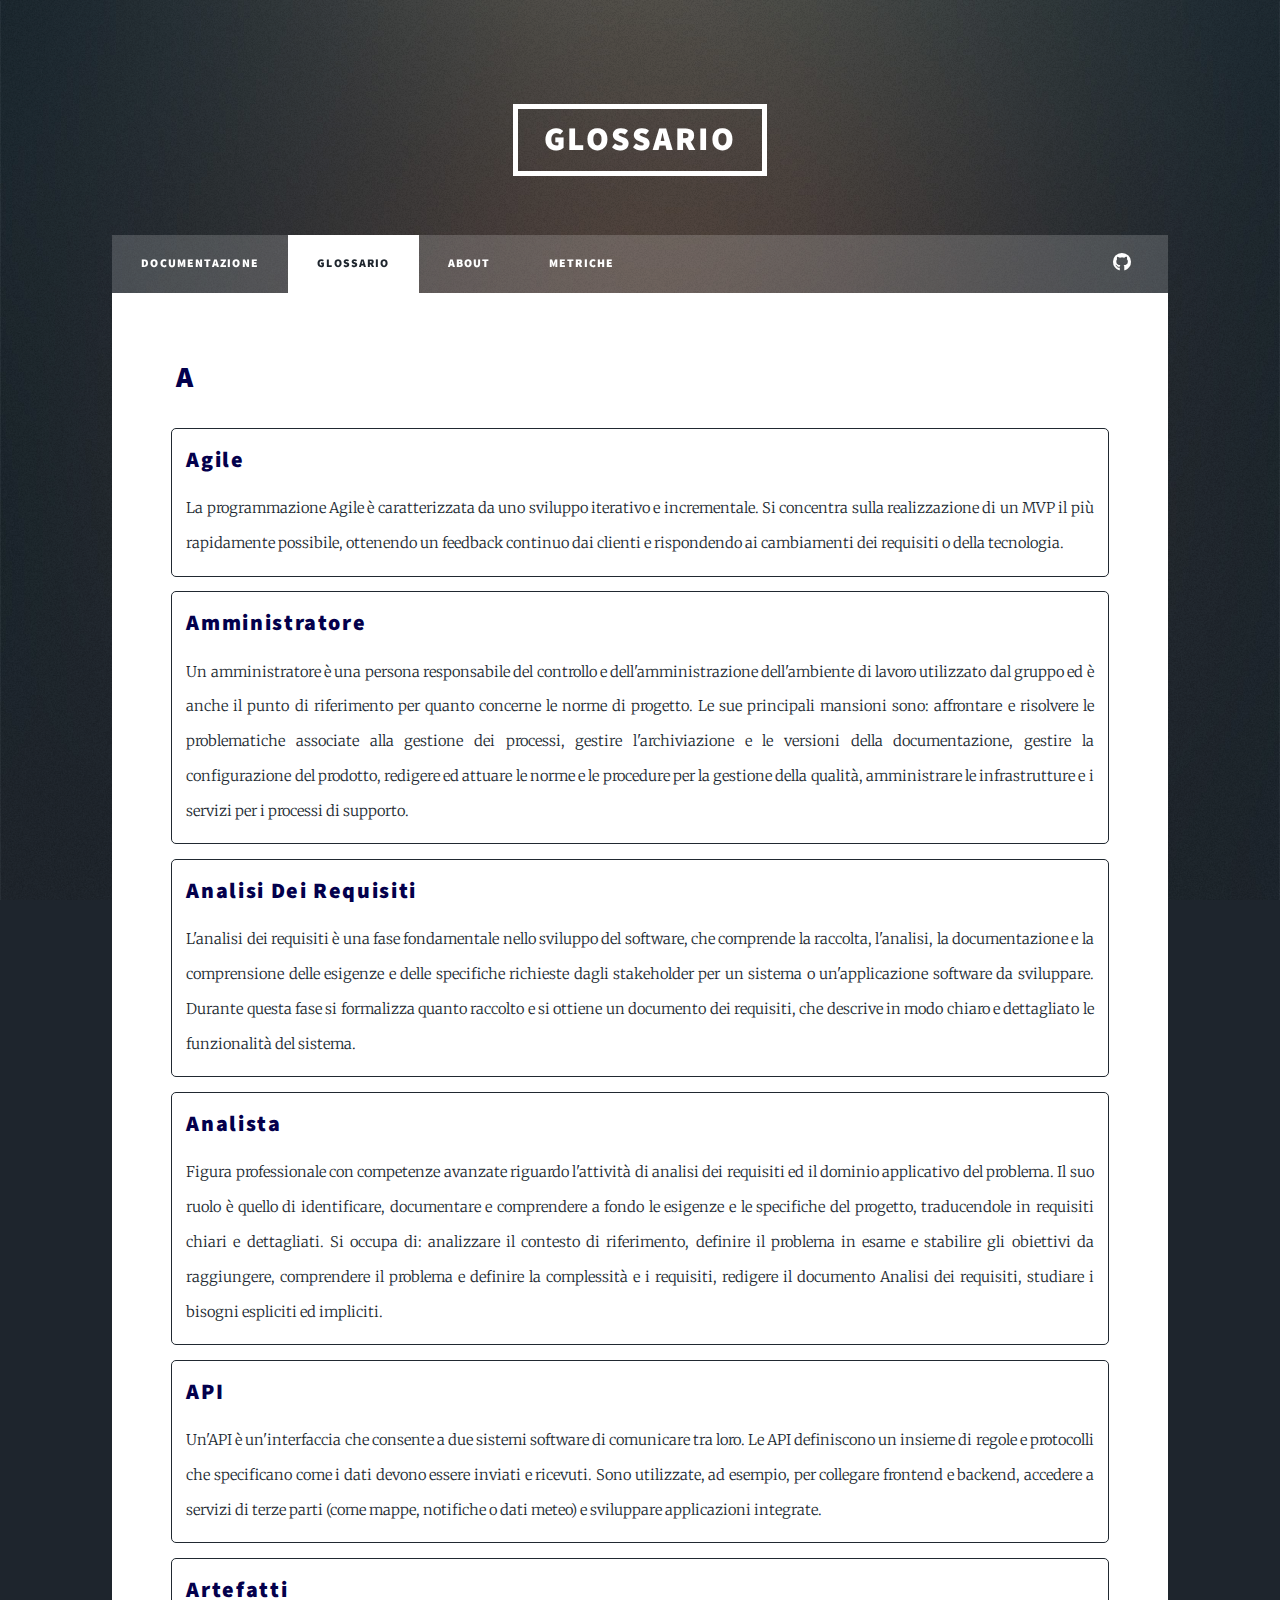
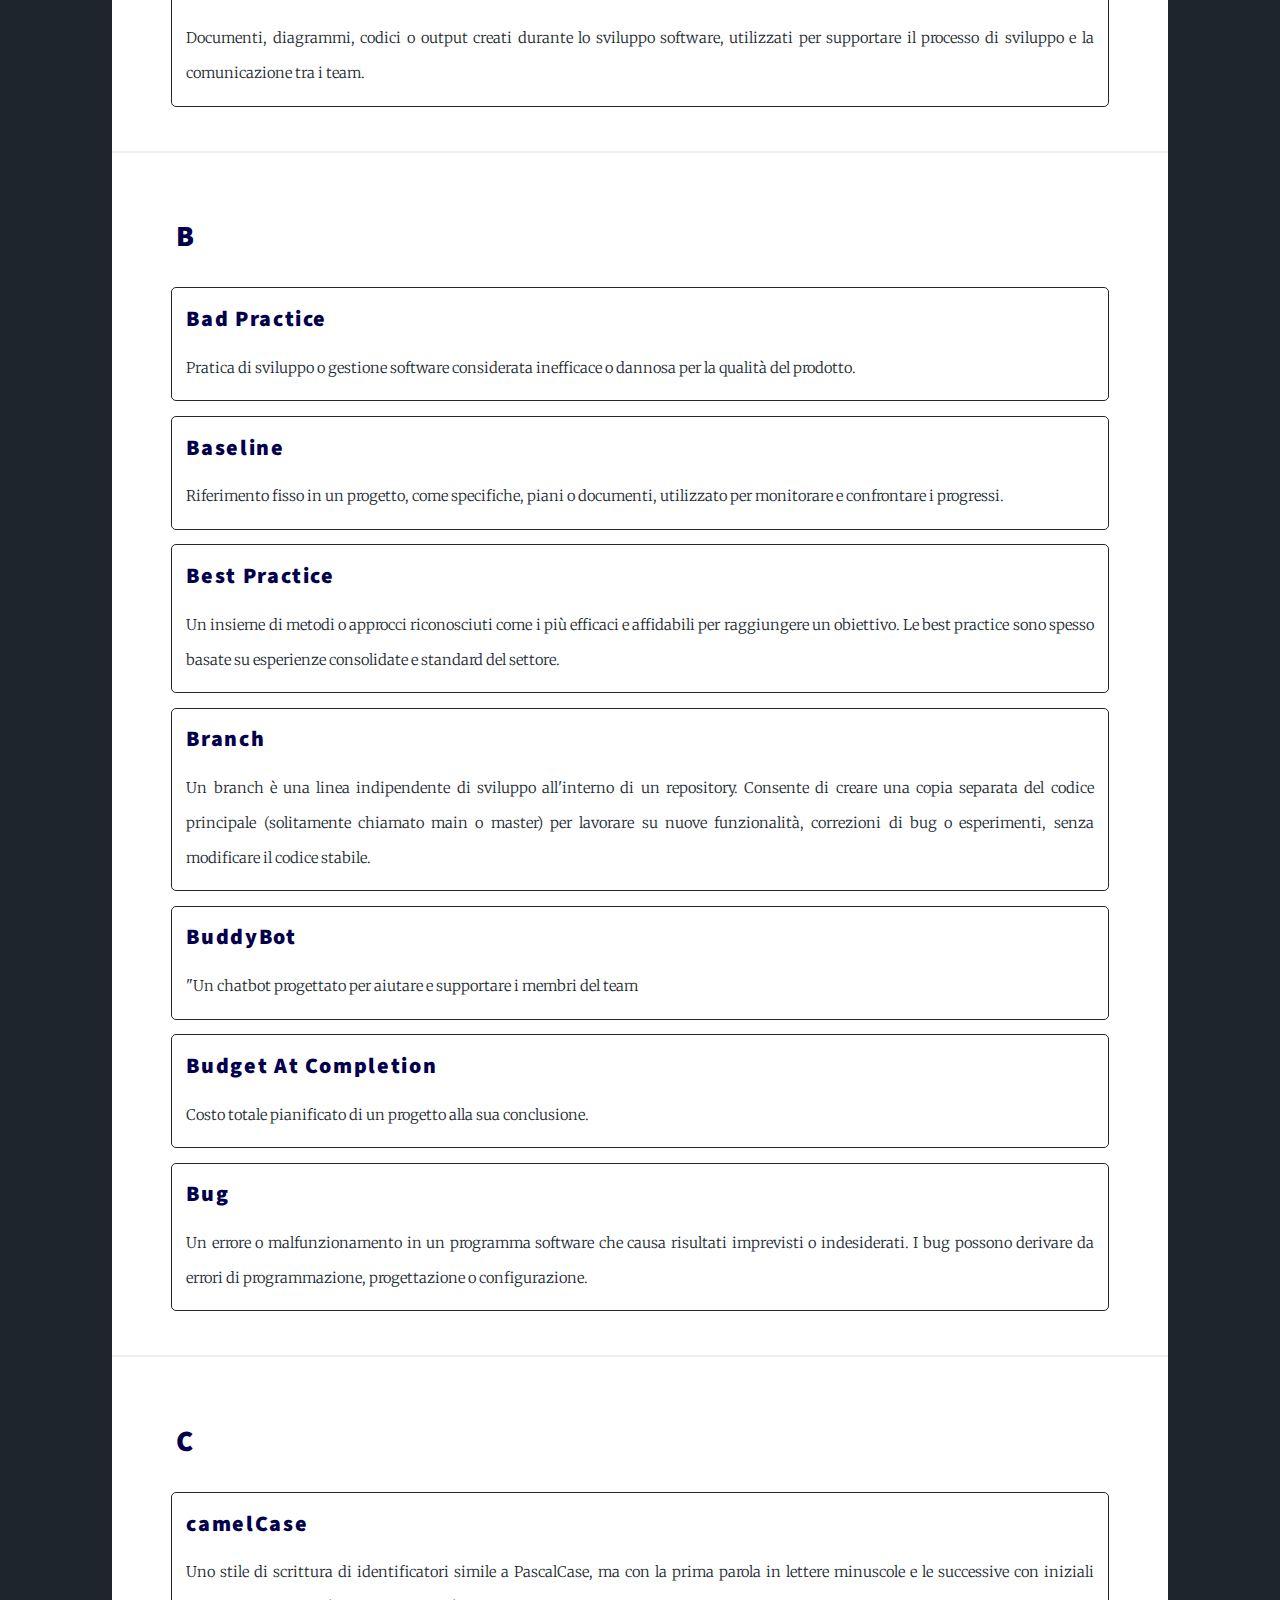
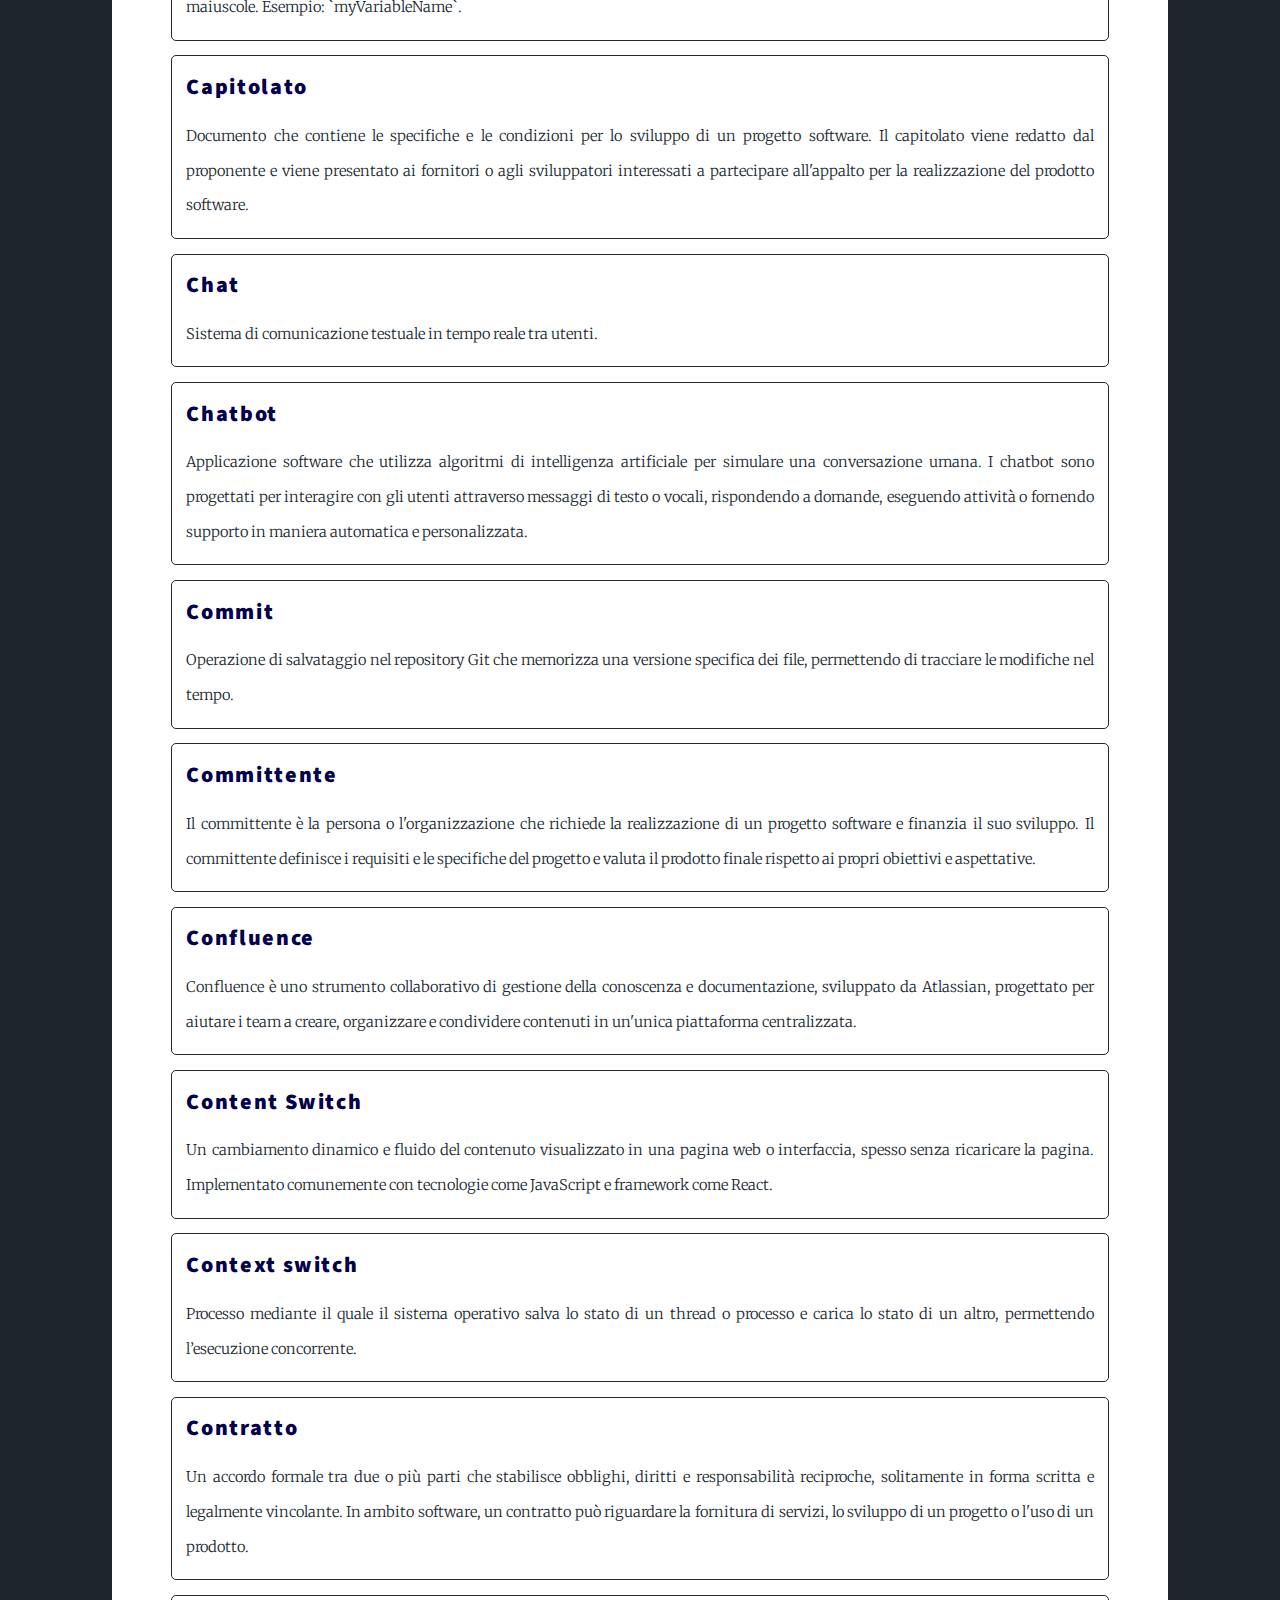
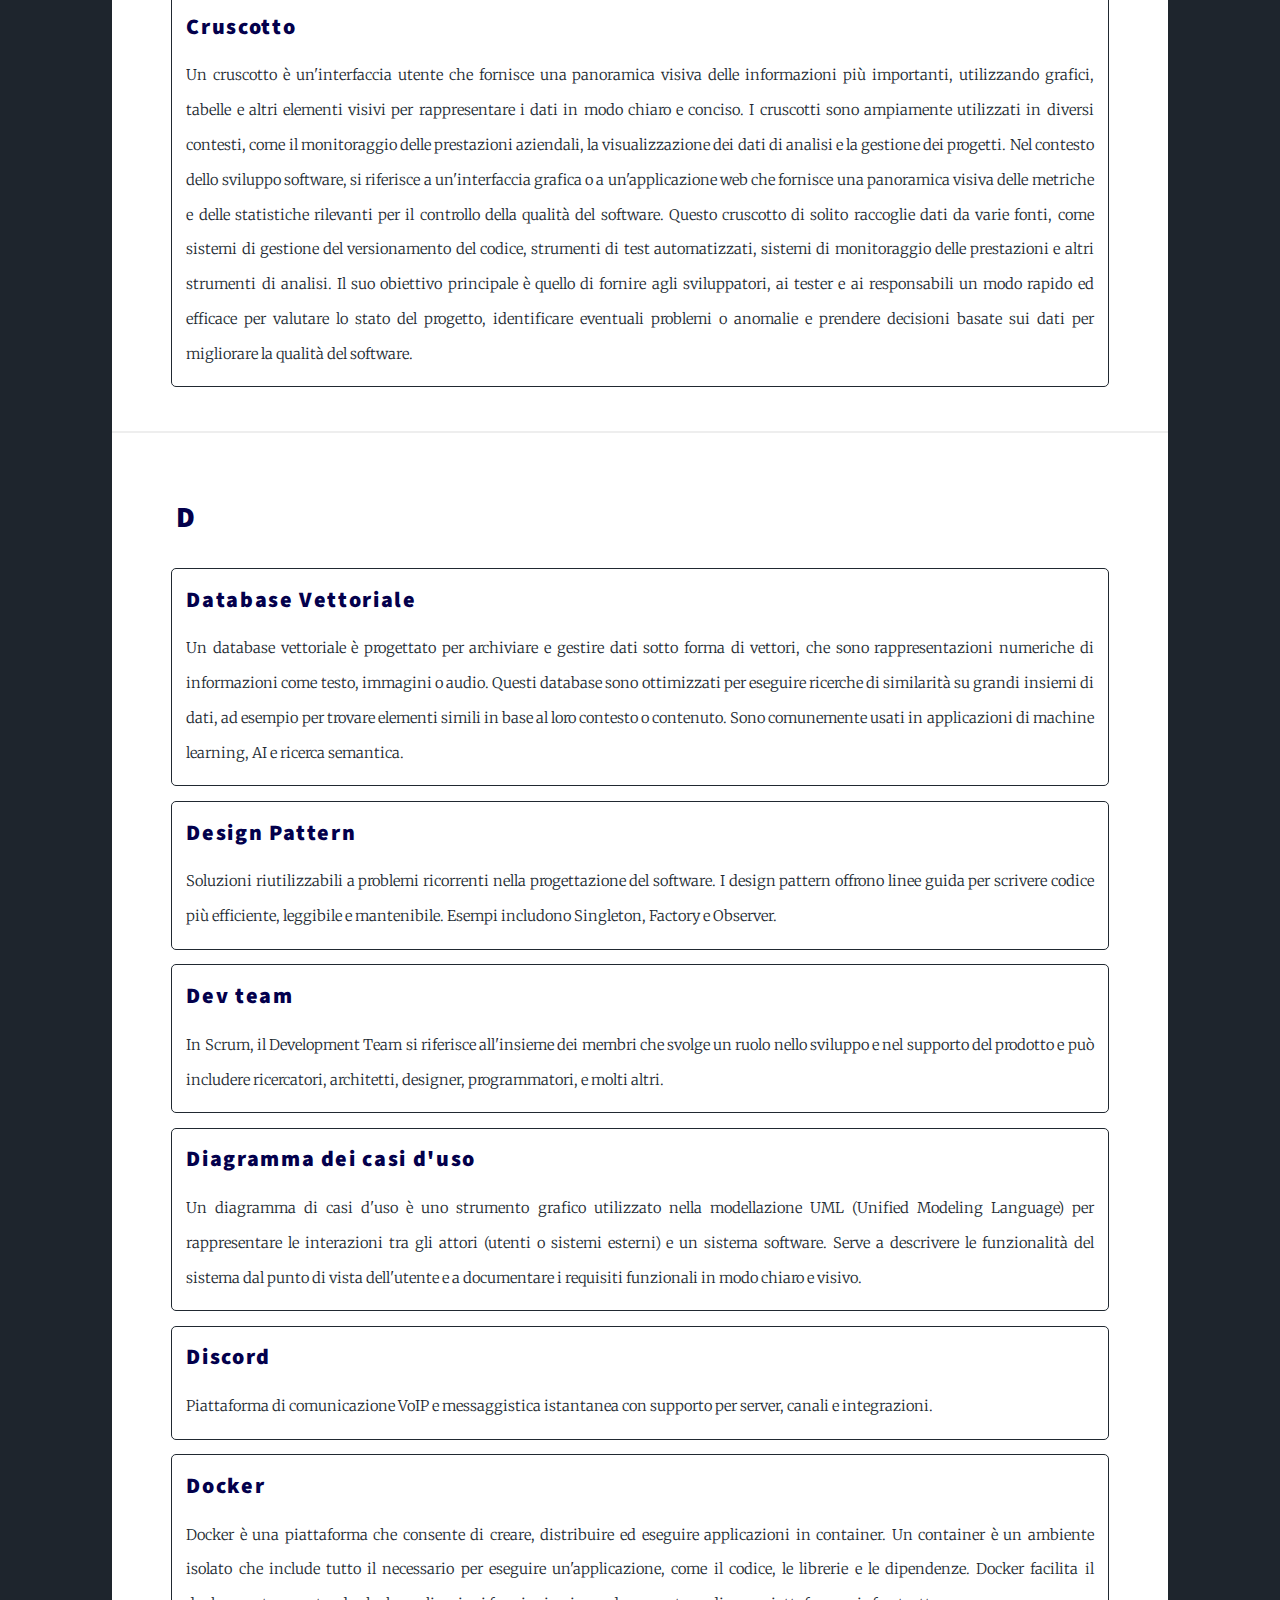
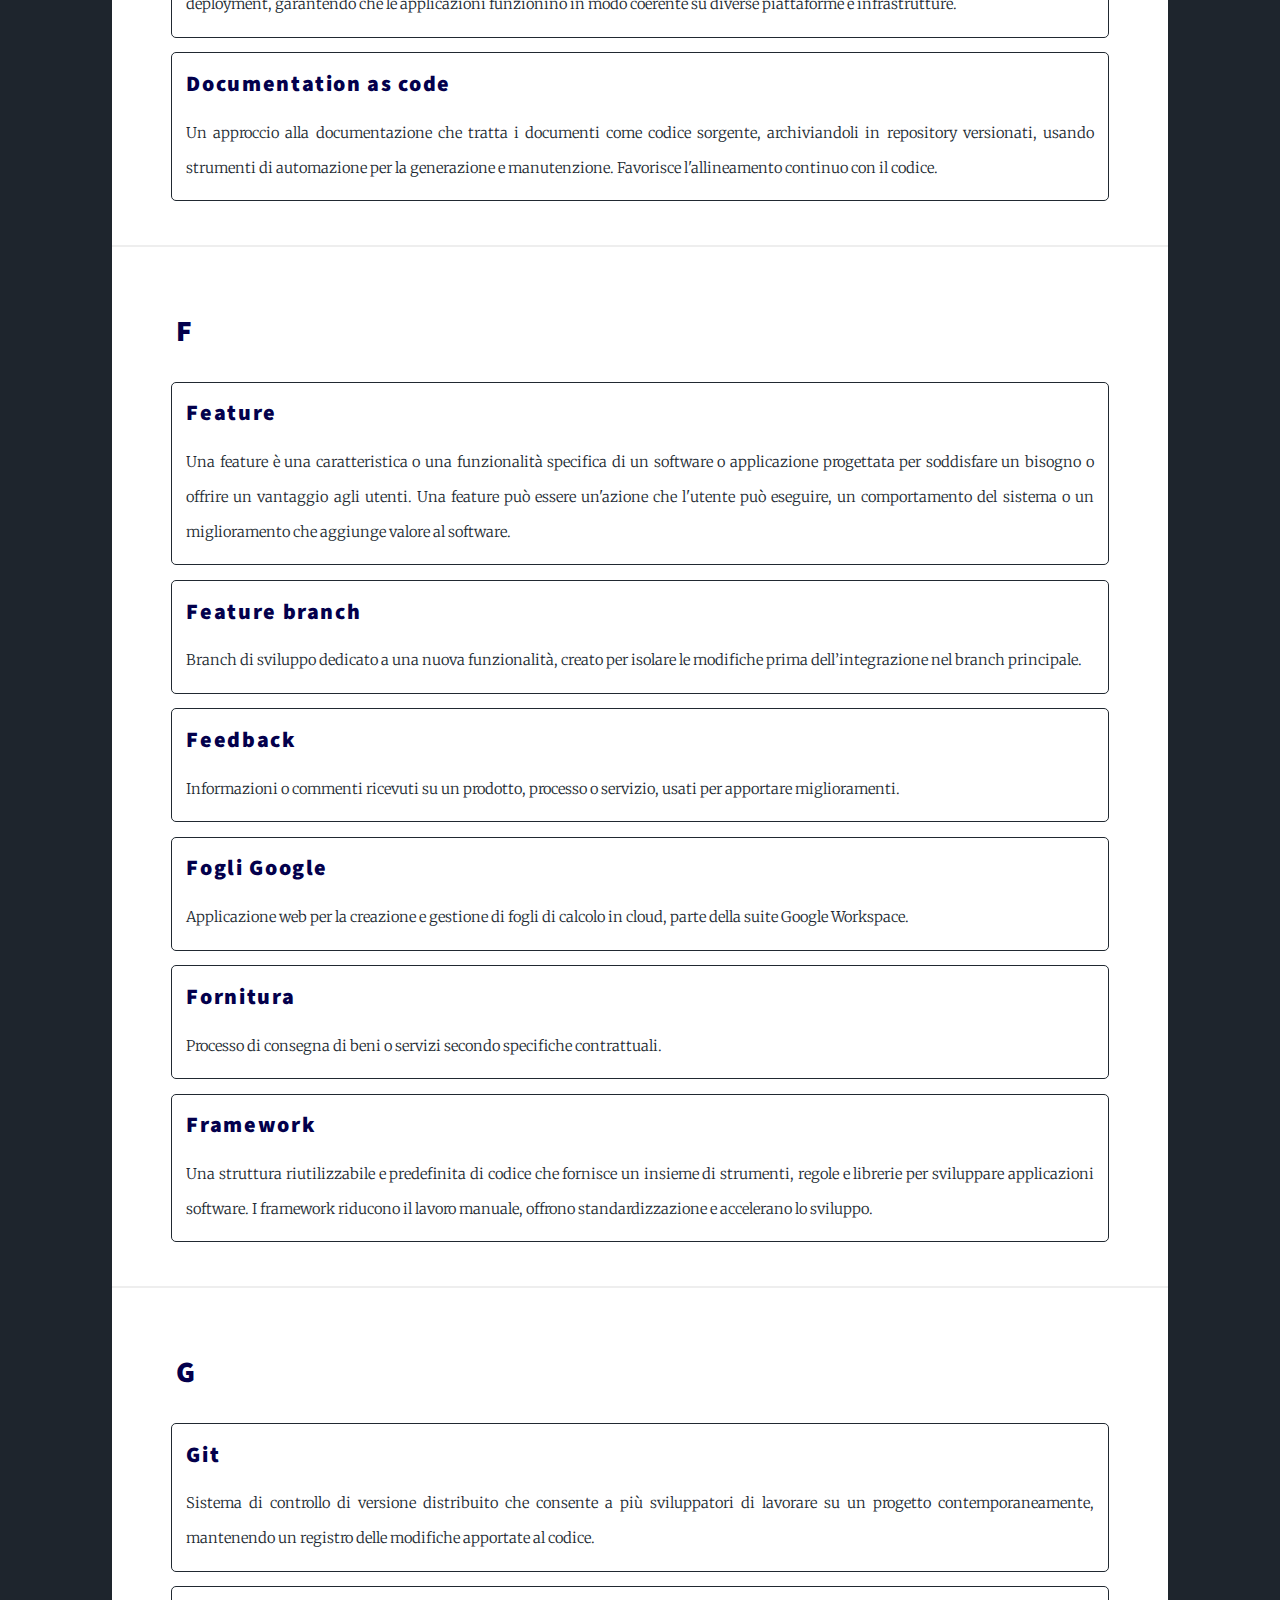
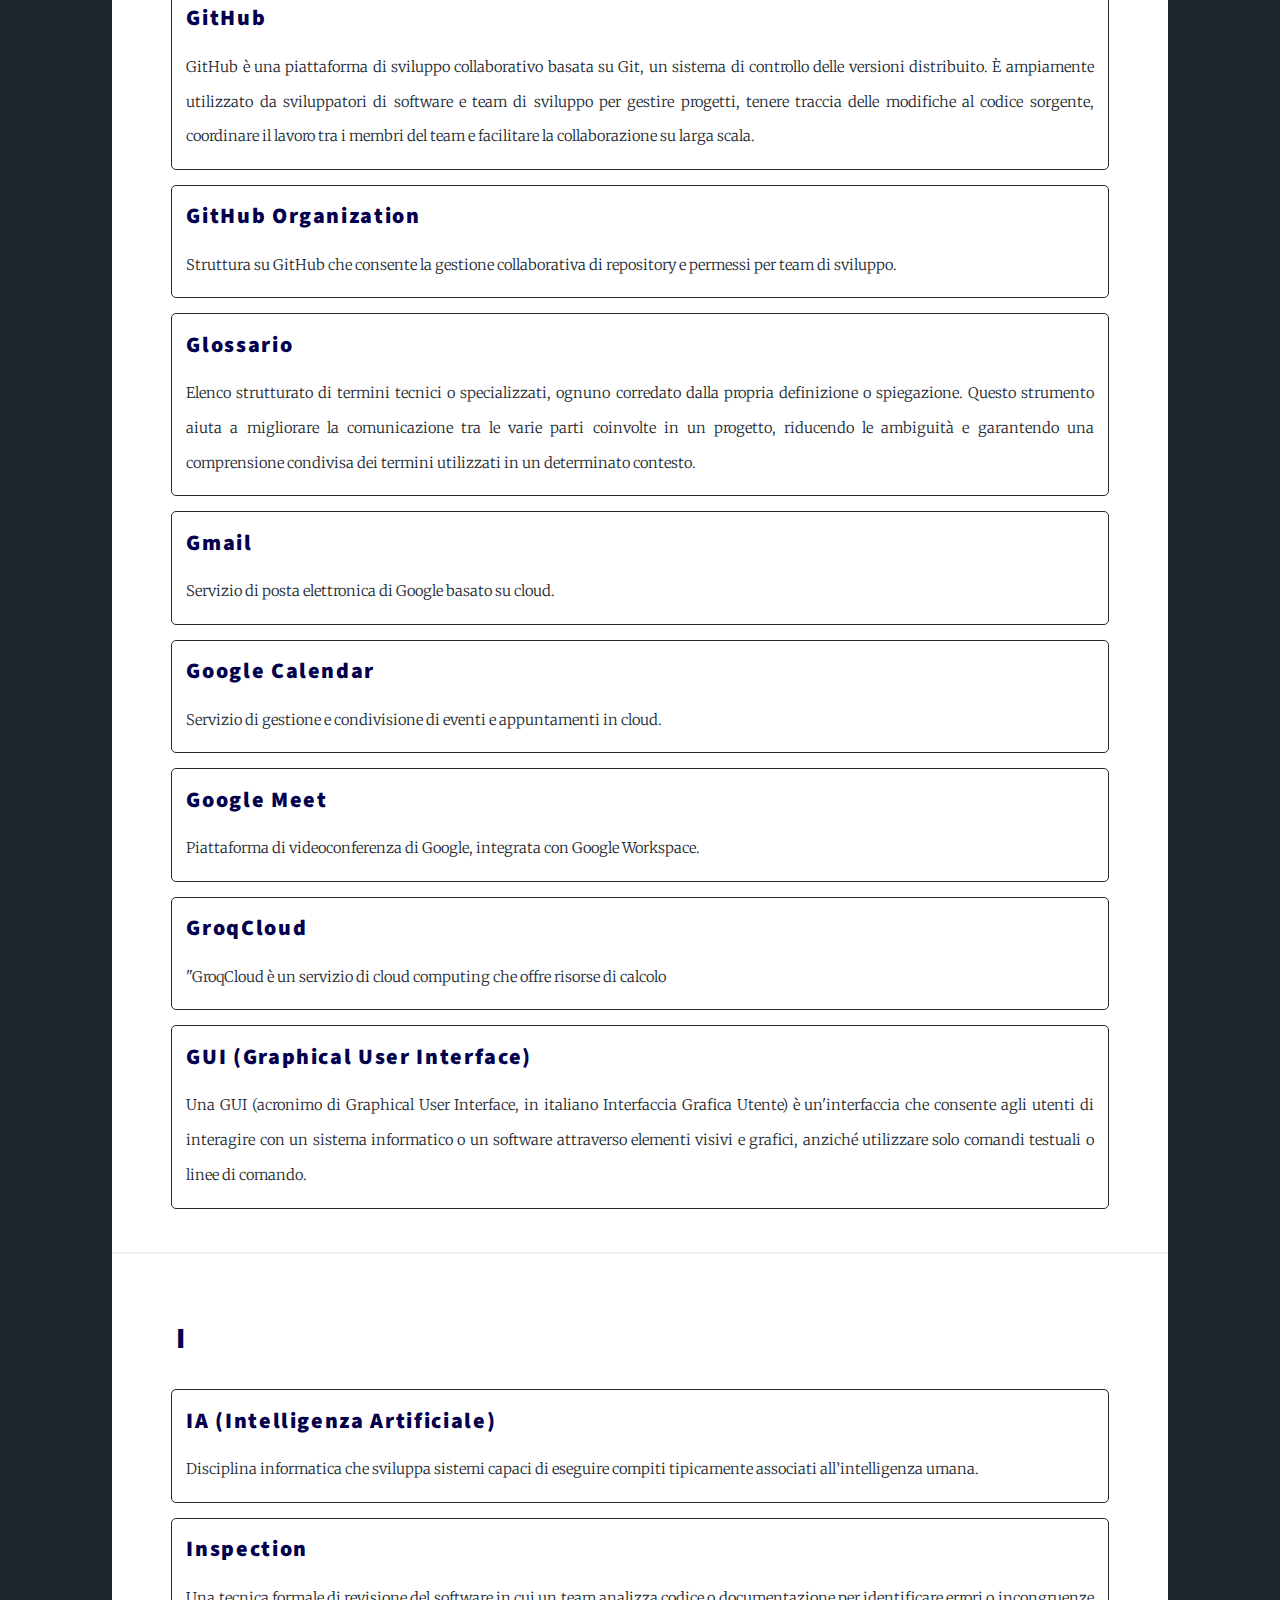
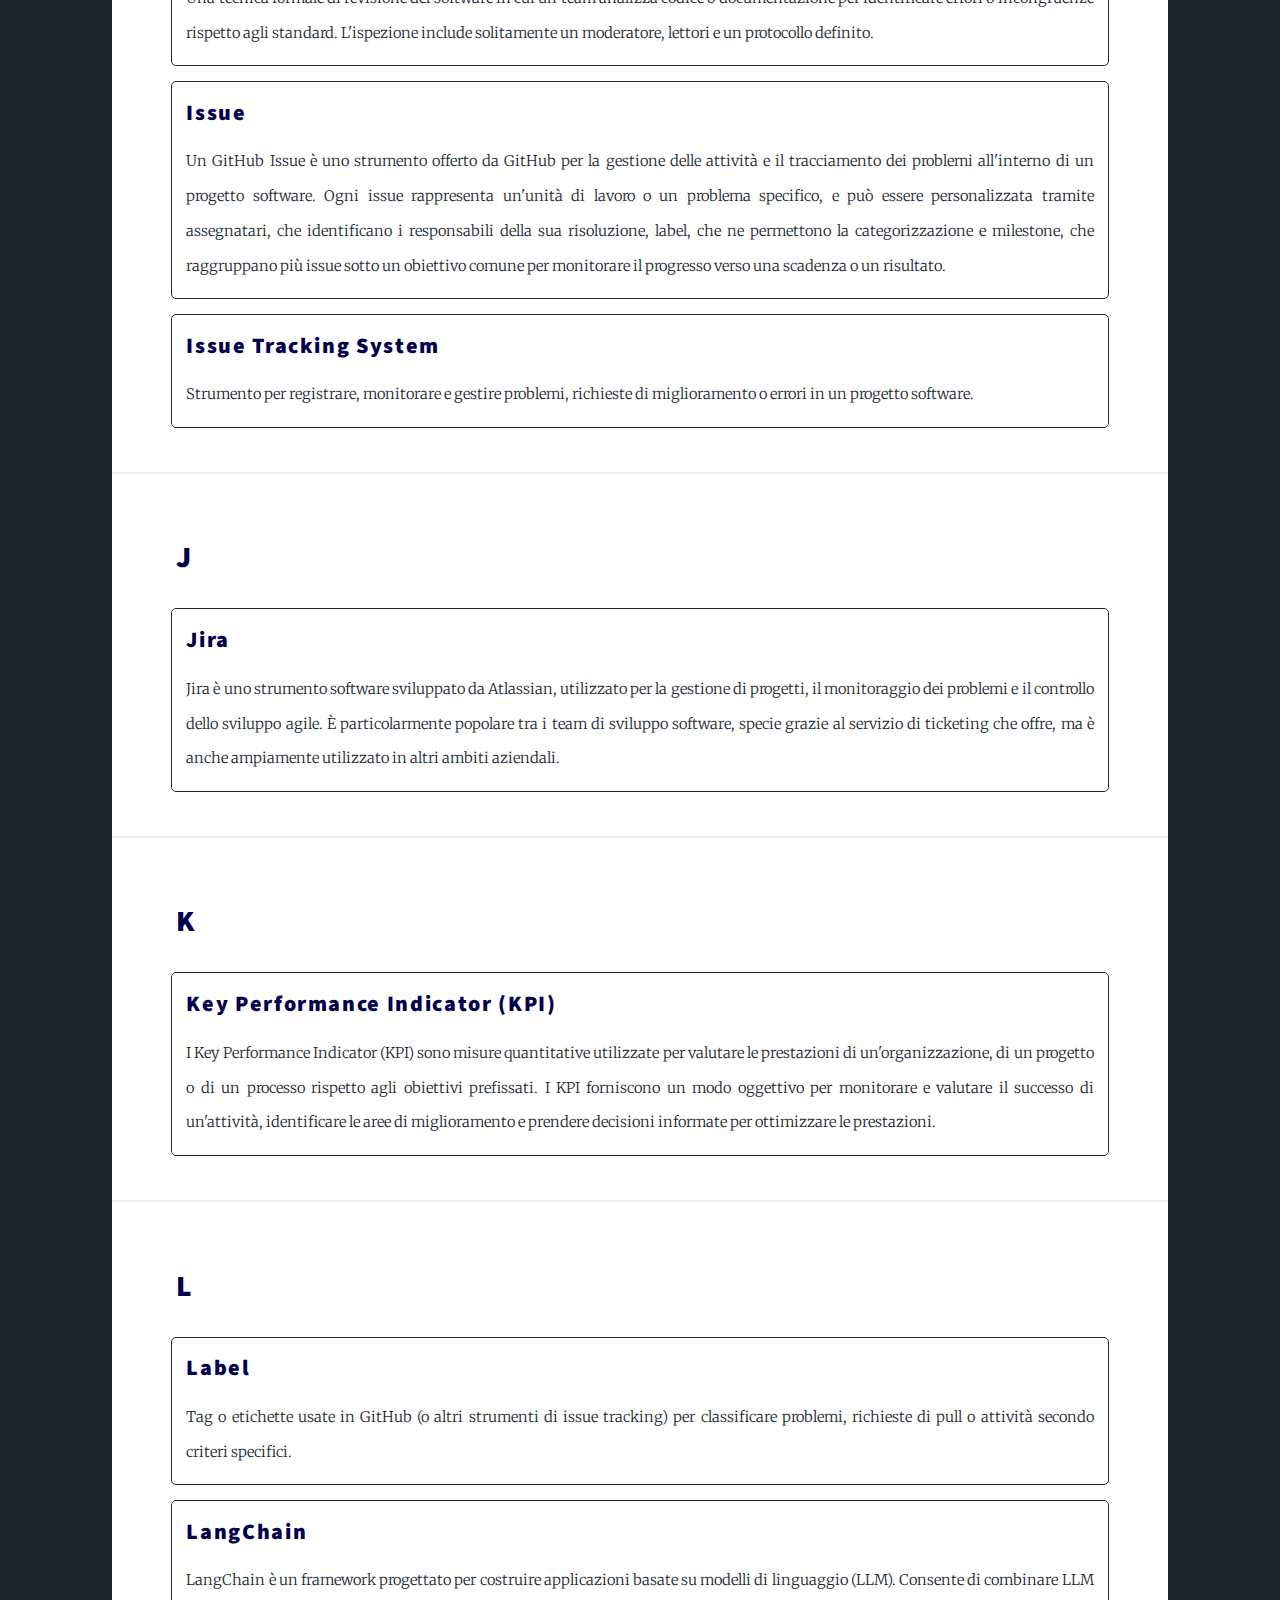
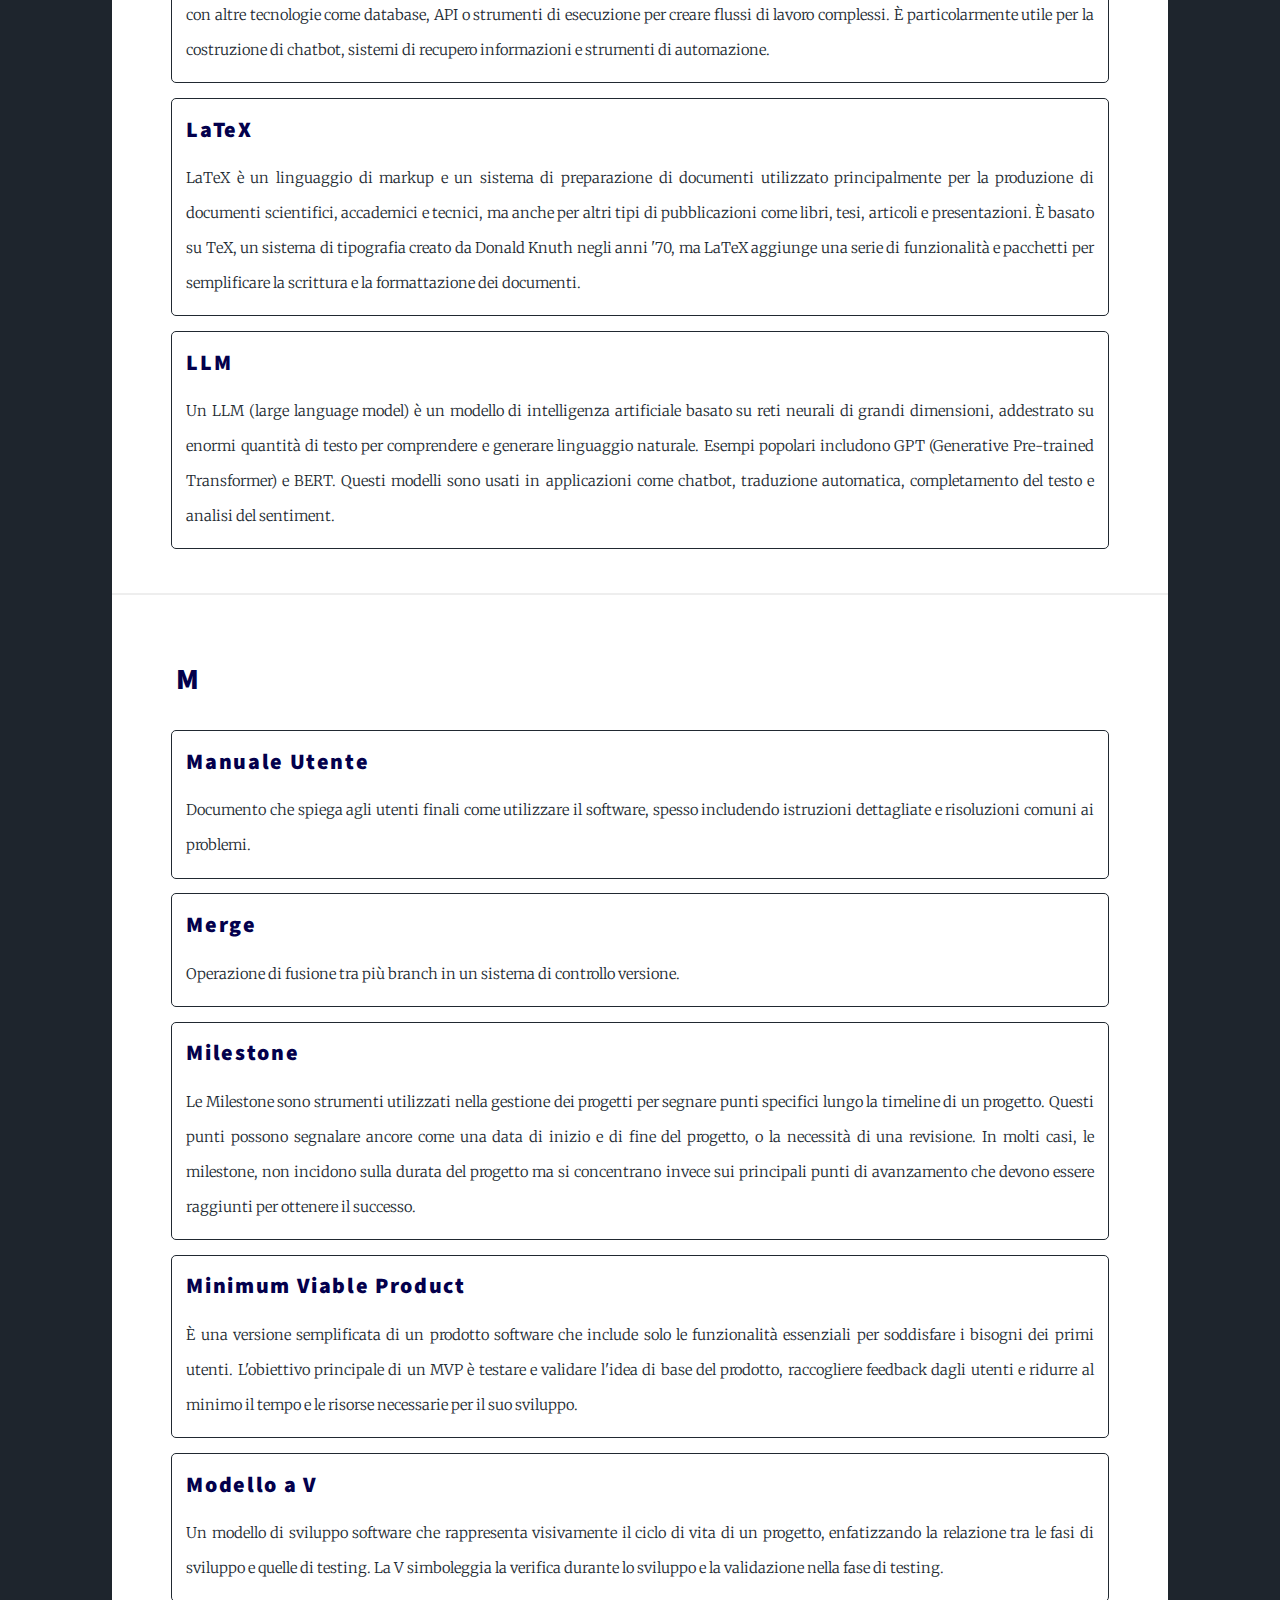
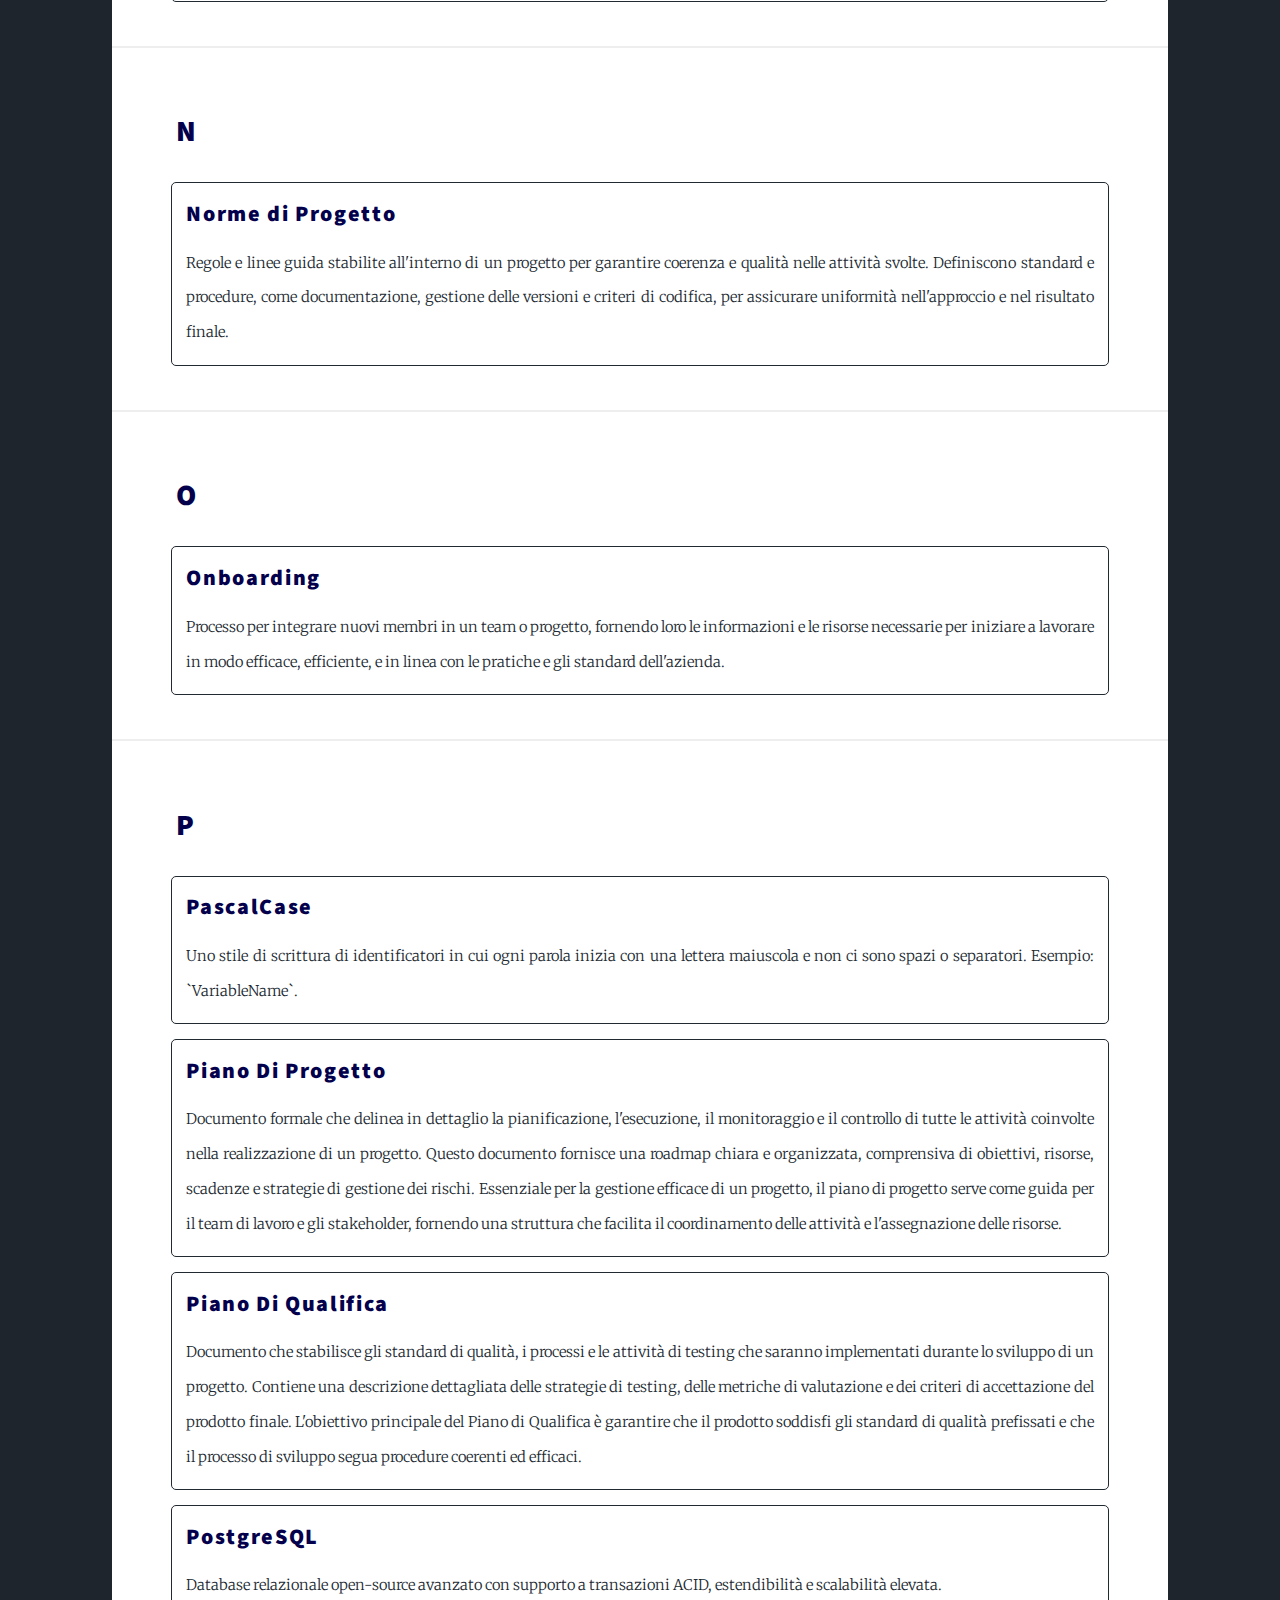
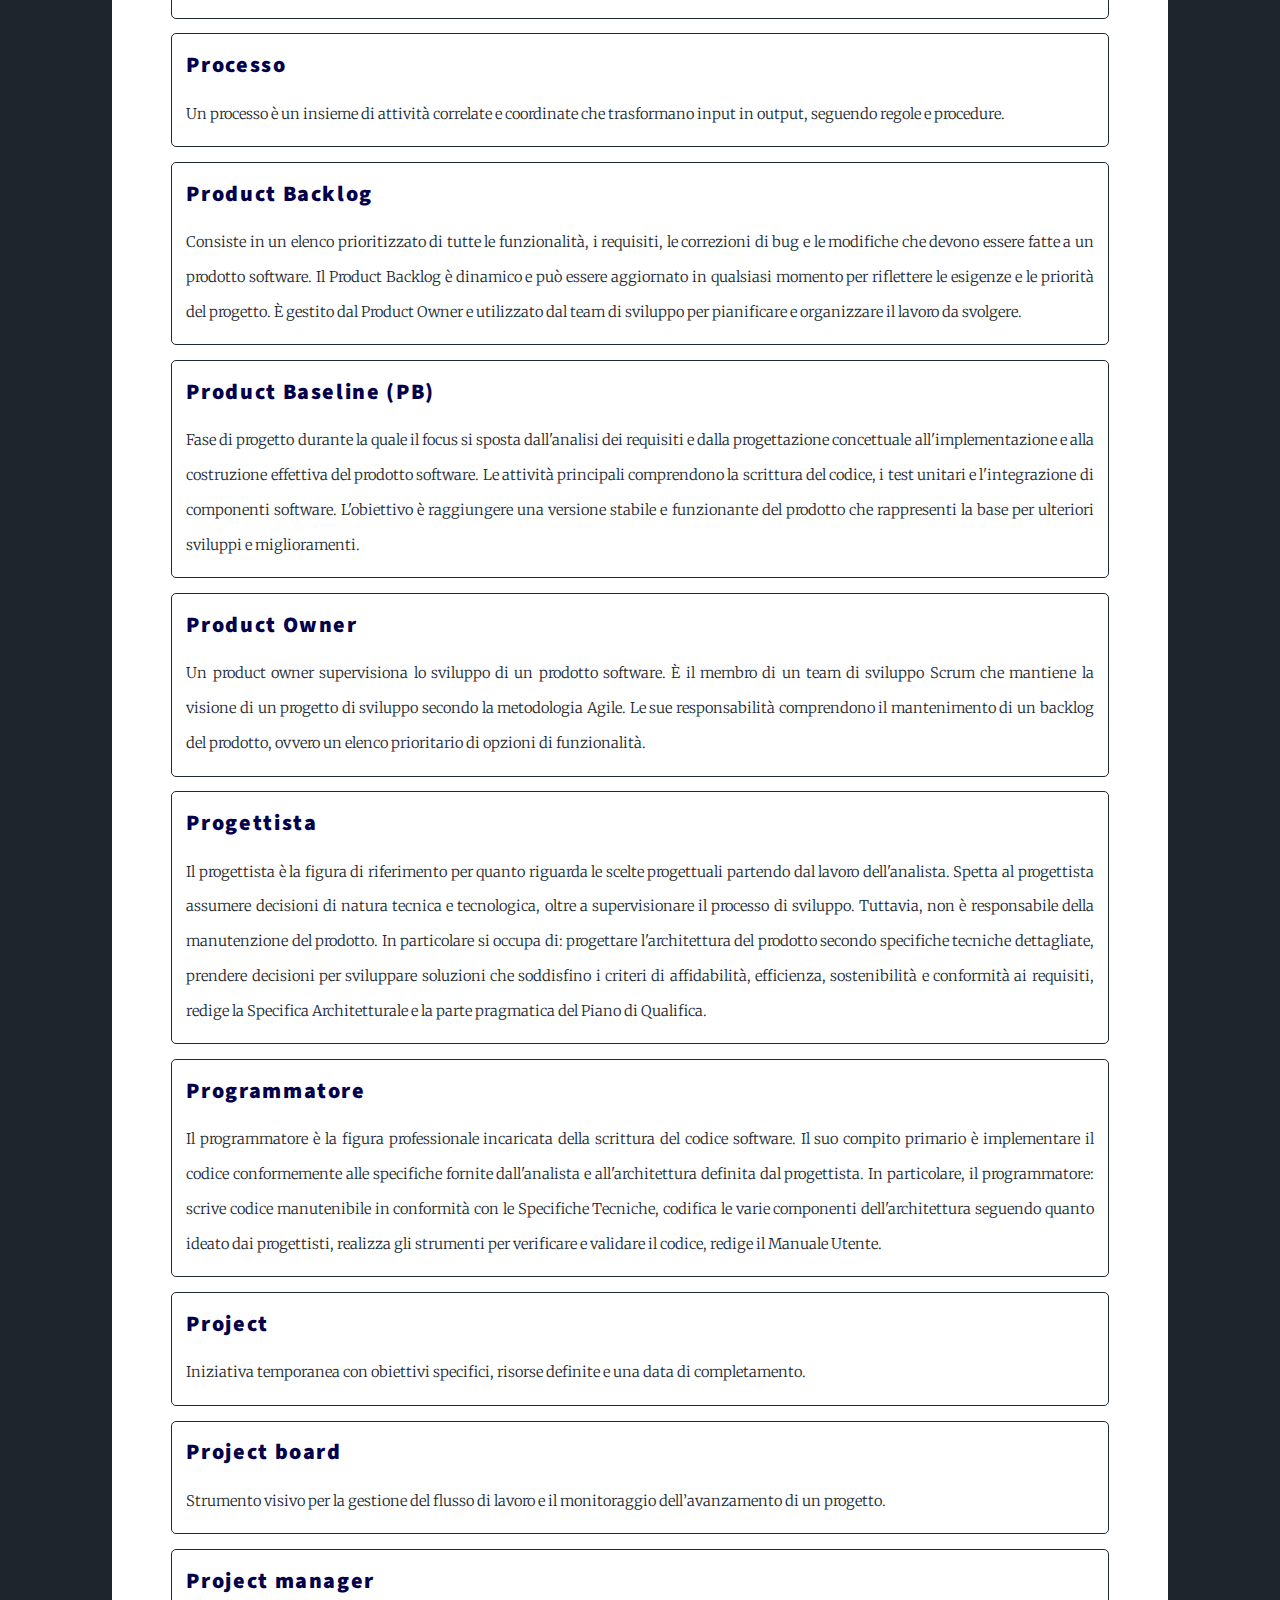
<file: docs/RTB/Documentazione_Interna/Glossario/index.html>
<!DOCTYPE HTML>
<html>
	<head>
		<title>Glossario</title>
		<meta charset="utf-8" />
		<link rel="icon" href="../../../../images/sweetenteam.png">
		<meta name="viewport" content="width=device-width, initial-scale=1, user-scalable=no" />
		<link rel="stylesheet" href="../../../../assets/css/main.css" />
		<noscript><link rel="stylesheet" href="../../../../assets/css/noscript.css" /></noscript>
		<style>
			.termine {
				border: 1px solid;
				border-radius: 5px;
				padding: 1em;
				margin-bottom: 1em;
			}
			.termine p{
				margin: 0;
				padding: 0;
			}
			.termine h4{
				color: #03004c;
				font-size: 1.5em;
				text-transform: none;
			}
			#main h3{
				color: #03004c;
				font-size: 2em;
				padding: 5px;
			}
		</style>
	</head>
	<body class="is-preload">

		<!-- Wrapper -->
			<div id="wrapper" class="fade-in">

			<!-- Header -->
				<header id="header">
					<a class="logo">Glossario</a>
				</header>
				<script src="../../../../assets/js/jquery.min.js"></script>
				<script src="../../../../assets/js/jquery.scrollex.min.js"></script>
				<script src="../../../../assets/js/jquery.scrolly.min.js"></script>
				<script src="../../../../assets/js/browser.min.js"></script>
				<script src="../../../../assets/js/breakpoints.min.js"></script>
				<script src="../../../../assets/js/util.js"></script>
				<script src="../../../../assets/js/main.js"></script>
			<!-- Nav -->
				<nav id="nav">
					<ul class="links">
						<li><a href="../../../../index.html#header">Documentazione</a></li>
						<li class="active"><a href="index.html">Glossario</a></li>
						<li><a href="../../../../about.html">About</a></li>
						<li><a href="../../../../metriche.html">Metriche</a></li>
					</ul>
					<ul class="icons">
						<li><a href="https://github.com/SweeTenTeam/Docs" target="_blank" rel="noopener noreferrer" class="icon brands fa-github"><span class="label">GitHub</span></a></li>
					</ul>
				</nav>
				
				<!-- Main -->
				 
					<div id="main">
						<div id="A">
							<h3>A</h3>
							<div id="agile" class="termine">
								<h4>Agile</h4>
								<p>La programmazione Agile è caratterizzata da uno sviluppo iterativo e incrementale. Si concentra sulla realizzazione di un MVP il più rapidamente possibile, ottenendo un feedback continuo dai clienti e rispondendo ai cambiamenti dei requisiti o della tecnologia.</p>
							</div>
							<div id="amministratore" class="termine">
								<h4>Amministratore</h4>
								<p>Un amministratore è una persona responsabile del controllo e dell'amministrazione dell'ambiente di lavoro utilizzato dal gruppo ed è anche il punto di riferimento per quanto concerne le norme di progetto. Le sue principali mansioni sono: affrontare e risolvere le problematiche associate alla gestione dei processi, gestire l'archiviazione e le versioni della documentazione, gestire la configurazione del prodotto, redigere ed attuare le norme e le procedure per la gestione della qualità, amministrare le infrastrutture e i servizi per i processi di supporto.</p>
							</div>
							<div id="analisi-dei-requisiti" class="termine">
								<h4>Analisi Dei Requisiti</h4>
								<p>L'analisi dei requisiti è una fase fondamentale nello sviluppo del software, che comprende la raccolta, l'analisi, la documentazione e la comprensione delle esigenze e delle specifiche richieste dagli stakeholder per un sistema o un'applicazione software da sviluppare. Durante questa fase si formalizza quanto raccolto e si ottiene un documento dei requisiti, che descrive in modo chiaro e dettagliato le funzionalità del sistema.</p>
							</div>
							<div id="analista" class="termine">
								<h4>Analista</h4>
								<p>Figura professionale con competenze avanzate riguardo l'attività di analisi dei requisiti ed il dominio applicativo del problema. Il suo ruolo è quello di identificare, documentare e comprendere a fondo le esigenze e le specifiche del progetto, traducendole in requisiti chiari e dettagliati. Si occupa di: analizzare il contesto di riferimento, definire il problema in esame e stabilire gli obiettivi da raggiungere, comprendere il problema e definire la complessità e i requisiti, redigere il documento Analisi dei requisiti, studiare i bisogni espliciti ed impliciti.</p>
							</div>
							<div id="api" class="termine">
								<h4>API</h4>
								<p>Un'API è un'interfaccia che consente a due sistemi software di comunicare tra loro. Le API definiscono un insieme di regole e protocolli che specificano come i dati devono essere inviati e ricevuti. Sono utilizzate, ad esempio, per collegare frontend e backend, accedere a servizi di terze parti (come mappe, notifiche o dati meteo) e sviluppare applicazioni integrate.</p>
							</div>
							<div id="artefatti" class="termine">
								<h4>Artefatti</h4>
								<p>Documenti, diagrammi, codici o output creati durante lo sviluppo software, utilizzati per supportare il processo di sviluppo e la comunicazione tra i team.</p>
							</div>
						</div>
						
						<div id="B">
							<h3>B</h3>
							<div id="bad-practice" class="termine">
								<h4>Bad Practice</h4>
								<p>Pratica di sviluppo o gestione software considerata inefficace o dannosa per la qualità del prodotto.</p>
							</div>
							<div id="baseline" class="termine">
								<h4>Baseline</h4>
								<p>Riferimento fisso in un progetto, come specifiche, piani o documenti, utilizzato per monitorare e confrontare i progressi.</p>
							</div>
							<div id="best-practice" class="termine">
								<h4>Best Practice</h4>
								<p>Un insieme di metodi o approcci riconosciuti come i più efficaci e affidabili per raggiungere un obiettivo. Le best practice sono spesso basate su esperienze consolidate e standard del settore.</p>
							</div>
							<div id="branch" class="termine">
								<h4>Branch</h4>
								<p>Un branch è una linea indipendente di sviluppo all'interno di un repository. Consente di creare una copia separata del codice principale (solitamente chiamato main o master) per lavorare su nuove funzionalità, correzioni di bug o esperimenti, senza modificare il codice stabile.</p>
							</div>
							<div id="buddybot" class="termine">
								<h4>BuddyBot</h4>
								<p>"Un chatbot progettato per aiutare e supportare i membri del team</p>
							</div>
							<div id="budget-at-completion" class="termine">
								<h4>Budget At Completion</h4>
								<p>Costo totale pianificato di un progetto alla sua conclusione.</p>
							</div>
							<div id="bug" class="termine">
								<h4>Bug</h4>
								<p>Un errore o malfunzionamento in un programma software che causa risultati imprevisti o indesiderati. I bug possono derivare da errori di programmazione, progettazione o configurazione.</p>
							</div>
						</div>
						
						<div id="C">
							<h3>C</h3>
							<div id="camelcase" class="termine">
								<h4>camelCase</h4>
								<p>Uno stile di scrittura di identificatori simile a PascalCase, ma con la prima parola in lettere minuscole e le successive con iniziali maiuscole. Esempio: `myVariableName`.</p>
							</div>
							<div id="capitolato" class="termine">
								<h4>Capitolato</h4>
								<p>Documento che contiene le specifiche e le condizioni per lo sviluppo di un progetto software. Il capitolato viene redatto dal proponente e viene presentato ai fornitori o agli sviluppatori interessati a partecipare all'appalto per la realizzazione del prodotto software.</p>
							</div>
							<div id="chat" class="termine">
								<h4>Chat</h4>
								<p>Sistema di comunicazione testuale in tempo reale tra utenti.</p>
							</div>
							<div id="chatbot" class="termine">
								<h4>Chatbot</h4>
								<p>Applicazione software che utilizza algoritmi di intelligenza artificiale per simulare una conversazione umana. I chatbot sono progettati per interagire con gli utenti attraverso messaggi di testo o vocali, rispondendo a domande, eseguendo attività o fornendo supporto in maniera automatica e personalizzata.</p>
							</div>
							<div id="commit" class="termine">
								<h4>Commit</h4>
								<p>Operazione di salvataggio nel repository Git che memorizza una versione specifica dei file, permettendo di tracciare le modifiche nel tempo.</p>
							</div>
							<div id="committente" class="termine">
								<h4>Committente</h4>
								<p>Il committente è la persona o l'organizzazione che richiede la realizzazione di un progetto software e finanzia il suo sviluppo. Il committente definisce i requisiti e le specifiche del progetto e valuta il prodotto finale rispetto ai propri obiettivi e aspettative.</p>
							</div>
							<div id="confluence" class="termine">
								<h4>Confluence</h4>
								<p>Confluence è uno strumento collaborativo di gestione della conoscenza e documentazione, sviluppato da Atlassian, progettato per aiutare i team a creare, organizzare e condividere contenuti in un'unica piattaforma centralizzata.</p>
							</div>
							<div id="content-switch" class="termine">
								<h4>Content Switch</h4>
								<p>Un cambiamento dinamico e fluido del contenuto visualizzato in una pagina web o interfaccia, spesso senza ricaricare la pagina. Implementato comunemente con tecnologie come JavaScript e framework come React.</p>
							</div>
							<div id="context-switch" class="termine">
								<h4>Context switch</h4>
								<p>Processo mediante il quale il sistema operativo salva lo stato di un thread o processo e carica lo stato di un altro, permettendo l’esecuzione concorrente.</p>
							</div>
							<div id="contratto" class="termine">
								<h4>Contratto</h4>
								<p>Un accordo formale tra due o più parti che stabilisce obblighi, diritti e responsabilità reciproche, solitamente in forma scritta e legalmente vincolante. In ambito software, un contratto può riguardare la fornitura di servizi, lo sviluppo di un progetto o l'uso di un prodotto.</p>
							</div>
							<div id="cruscotto" class="termine">
								<h4>Cruscotto</h4>
								<p>Un cruscotto è un'interfaccia utente che fornisce una panoramica visiva delle informazioni più importanti, utilizzando grafici, tabelle e altri elementi visivi per rappresentare i dati in modo chiaro e conciso. I cruscotti sono ampiamente utilizzati in diversi contesti, come il monitoraggio delle prestazioni aziendali, la visualizzazione dei dati di analisi e la gestione dei progetti. Nel contesto dello sviluppo software, si riferisce a un'interfaccia grafica o a un'applicazione web che fornisce una panoramica visiva delle metriche e delle statistiche rilevanti per il controllo della qualità del software. Questo cruscotto di solito raccoglie dati da varie fonti, come sistemi di gestione del versionamento del codice, strumenti di test automatizzati, sistemi di monitoraggio delle prestazioni e altri strumenti di analisi. Il suo obiettivo principale è quello di fornire agli sviluppatori, ai tester e ai responsabili un modo rapido ed efficace per valutare lo stato del progetto, identificare eventuali problemi o anomalie e prendere decisioni basate sui dati per migliorare la qualità del software.</p>
							</div>
						</div>
						
						<div id="D">
							<h3>D</h3>
							<div id="database-vettoriale" class="termine">
								<h4>Database Vettoriale</h4>
								<p>Un database vettoriale è progettato per archiviare e gestire dati sotto forma di vettori, che sono rappresentazioni numeriche di informazioni come testo, immagini o audio. Questi database sono ottimizzati per eseguire ricerche di similarità su grandi insiemi di dati, ad esempio per trovare elementi simili in base al loro contesto o contenuto. Sono comunemente usati in applicazioni di machine learning, AI e ricerca semantica.</p>
							</div>
							<div id="design-pattern" class="termine">
								<h4>Design Pattern</h4>
								<p>Soluzioni riutilizzabili a problemi ricorrenti nella progettazione del software. I design pattern offrono linee guida per scrivere codice più efficiente, leggibile e mantenibile. Esempi includono Singleton, Factory e Observer.</p>
							</div>
							<div id="dev-team" class="termine">
								<h4>Dev team</h4>
								<p>In Scrum, il Development Team si riferisce all'insieme dei membri che svolge un ruolo nello sviluppo e nel supporto del prodotto e può includere ricercatori, architetti, designer, programmatori, e molti altri.</p>
							</div>
							<div id="diagramma-dei-casi-d'uso" class="termine">
								<h4>Diagramma dei casi d'uso</h4>
								<p>Un diagramma di casi d'uso è uno strumento grafico utilizzato nella modellazione UML (Unified Modeling Language) per rappresentare le interazioni tra gli attori (utenti o sistemi esterni) e un sistema software. Serve a descrivere le funzionalità del sistema dal punto di vista dell'utente e a documentare i requisiti funzionali in modo chiaro e visivo.</p>
							</div>
							<div id="discord" class="termine">
								<h4>Discord</h4>
								<p>Piattaforma di comunicazione VoIP e messaggistica istantanea con supporto per server, canali e integrazioni.</p>
							</div>
							<div id="docker" class="termine">
								<h4>Docker</h4>
								<p>Docker è una piattaforma che consente di creare, distribuire ed eseguire applicazioni in container. Un container è un ambiente isolato che include tutto il necessario per eseguire un'applicazione, come il codice, le librerie e le dipendenze. Docker facilita il deployment, garantendo che le applicazioni funzionino in modo coerente su diverse piattaforme e infrastrutture.</p>
							</div>
							<div id="documentation-as-code" class="termine">
								<h4>Documentation as code</h4>
								<p>Un approccio alla documentazione che tratta i documenti come codice sorgente, archiviandoli in repository versionati, usando strumenti di automazione per la generazione e manutenzione. Favorisce l'allineamento continuo con il codice.</p>
							</div>
						</div>
						
						<div id="F">
							<h3>F</h3>
							<div id="feature" class="termine">
								<h4>Feature</h4>
								<p>Una feature è una caratteristica o una funzionalità specifica di un software o applicazione progettata per soddisfare un bisogno o offrire un vantaggio agli utenti. Una feature può essere un'azione che l'utente può eseguire, un comportamento del sistema o un miglioramento che aggiunge valore al software.</p>
							</div>
							<div id="feature-branch" class="termine">
								<h4>Feature branch</h4>
								<p>Branch di sviluppo dedicato a una nuova funzionalità, creato per isolare le modifiche prima dell’integrazione nel branch principale.</p>
							</div>
							<div id="feedback" class="termine">
								<h4>Feedback</h4>
								<p>Informazioni o commenti ricevuti su un prodotto, processo o servizio, usati per apportare miglioramenti.</p>
							</div>
							<div id="fogli-google" class="termine">
								<h4>Fogli Google</h4>
								<p>Applicazione web per la creazione e gestione di fogli di calcolo in cloud, parte della suite Google Workspace.</p>
							</div>
							<div id="fornitura" class="termine">
								<h4>Fornitura</h4>
								<p>Processo di consegna di beni o servizi secondo specifiche contrattuali.</p>
							</div>
							<div id="framework" class="termine">
								<h4>Framework</h4>
								<p>Una struttura riutilizzabile e predefinita di codice che fornisce un insieme di strumenti, regole e librerie per sviluppare applicazioni software. I framework riducono il lavoro manuale, offrono standardizzazione e accelerano lo sviluppo.</p>
							</div>
						</div>
						
						<div id="G">
							<h3>G</h3>
							<div id="git" class="termine">
								<h4>Git</h4>
								<p>Sistema di controllo di versione distribuito che consente a più sviluppatori di lavorare su un progetto contemporaneamente, mantenendo un registro delle modifiche apportate al codice.</p>
							</div>
							<div id="github" class="termine">
								<h4>GitHub</h4>
								<p>GitHub è una piattaforma di sviluppo collaborativo basata su Git, un sistema di controllo delle versioni distribuito. È ampiamente utilizzato da sviluppatori di software e team di sviluppo per gestire progetti, tenere traccia delle modifiche al codice sorgente, coordinare il lavoro tra i membri del team e facilitare la collaborazione su larga scala.</p>
							</div>
							<div id="github-organization" class="termine">
								<h4>GitHub Organization</h4>
								<p>Struttura su GitHub che consente la gestione collaborativa di repository e permessi per team di sviluppo.</p>
							</div>
							<div id="glossario" class="termine">
								<h4>Glossario</h4>
								<p>Elenco strutturato di termini tecnici o specializzati, ognuno corredato dalla propria definizione o spiegazione. Questo strumento aiuta a migliorare la comunicazione tra le varie parti coinvolte in un progetto, riducendo le ambiguità e garantendo una comprensione condivisa dei termini utilizzati in un determinato contesto.</p>
							</div>
							<div id="gmail" class="termine">
								<h4>Gmail</h4>
								<p>Servizio di posta elettronica di Google basato su cloud.</p>
							</div>
							<div id="google-calendar" class="termine">
								<h4>Google Calendar</h4>
								<p>Servizio di gestione e condivisione di eventi e appuntamenti in cloud.</p>
							</div>
							<div id="google-meet" class="termine">
								<h4>Google Meet</h4>
								<p>Piattaforma di videoconferenza di Google, integrata con Google Workspace.</p>
							</div>
							<div id="groqcloud" class="termine">
								<h4>GroqCloud</h4>
								<p>"GroqCloud è un servizio di cloud computing che offre risorse di calcolo</p>
							</div>
							<div id="gui" class="termine">
								<h4>GUI (Graphical User Interface)</h4>
								<p>Una GUI (acronimo di Graphical User Interface, in italiano Interfaccia Grafica Utente) è un'interfaccia che consente agli utenti di interagire con un sistema informatico o un software attraverso elementi visivi e grafici, anziché utilizzare solo comandi testuali o linee di comando.</p>
							</div>
						</div>
						
						<div id="I">
							<h3>I</h3>
							<div id="ia" class="termine">
								<h4>IA (Intelligenza Artificiale)</h4>
								<p>Disciplina informatica che sviluppa sistemi capaci di eseguire compiti tipicamente associati all’intelligenza umana.</p>
							</div>
							<div id="inspection" class="termine">
								<h4>Inspection</h4>
								<p>Una tecnica formale di revisione del software in cui un team analizza codice o documentazione per identificare errori o incongruenze rispetto agli standard. L'ispezione include solitamente un moderatore, lettori e un protocollo definito.</p>
							</div>
							<div id="issue" class="termine">
								<h4>Issue</h4>
								<p>Un GitHub Issue è uno strumento offerto da GitHub per la gestione delle attività e il tracciamento dei problemi all'interno di un progetto software. Ogni issue rappresenta un'unità di lavoro o un problema specifico, e può essere personalizzata tramite assegnatari, che identificano i responsabili della sua risoluzione, label, che ne permettono la categorizzazione e milestone, che raggruppano più issue sotto un obiettivo comune per monitorare il progresso verso una scadenza o un risultato.</p>
							</div>
							<div id="issue-tracking-system" class="termine">
								<h4>Issue Tracking System</h4>
								<p>Strumento per registrare, monitorare e gestire problemi, richieste di miglioramento o errori in un progetto software.</p>
							</div>
						</div>
						
						<div id="J">
							<h3>J</h3>
							<div id="jira" class="termine">
								<h4>Jira</h4>
								<p>Jira è uno strumento software sviluppato da Atlassian, utilizzato per la gestione di progetti, il monitoraggio dei problemi e il controllo dello sviluppo agile. È particolarmente popolare tra i team di sviluppo software, specie grazie al servizio di ticketing che offre, ma è anche ampiamente utilizzato in altri ambiti aziendali.</p>
							</div>
						</div>
						
						<div id="K">
							<h3>K</h3>
							<div id="kpi" class="termine">
								<h4>Key Performance Indicator (KPI)</h4>
								<p>I Key Performance Indicator (KPI) sono misure quantitative utilizzate per valutare le prestazioni di un'organizzazione, di un progetto o di un processo rispetto agli obiettivi prefissati. I KPI forniscono un modo oggettivo per monitorare e valutare il successo di un'attività, identificare le aree di miglioramento e prendere decisioni informate per ottimizzare le prestazioni.</p>
							</div>
						</div>
						
						<div id="L">
							<h3>L</h3>
							<div id="label" class="termine">
								<h4>Label</h4>
								<p>Tag o etichette usate in GitHub (o altri strumenti di issue tracking) per classificare problemi, richieste di pull o attività secondo criteri specifici.</p>
							</div>
							<div id="langchain" class="termine">
								<h4>LangChain</h4>
								<p>LangChain è un framework progettato per costruire applicazioni basate su modelli di linguaggio (LLM). Consente di combinare LLM con altre tecnologie come database, API o strumenti di esecuzione per creare flussi di lavoro complessi. È particolarmente utile per la costruzione di chatbot, sistemi di recupero informazioni e strumenti di automazione.</p>
							</div>
							<div id="latex" class="termine">
								<h4>LaTeX</h4>
								<p>LaTeX è un linguaggio di markup e un sistema di preparazione di documenti utilizzato principalmente per la produzione di documenti scientifici, accademici e tecnici, ma anche per altri tipi di pubblicazioni come libri, tesi, articoli e presentazioni. È basato su TeX, un sistema di tipografia creato da Donald Knuth negli anni '70, ma LaTeX aggiunge una serie di funzionalità e pacchetti per semplificare la scrittura e la formattazione dei documenti.</p>
							</div>
							<div id="llm" class="termine">
								<h4>LLM</h4>
								<p>Un LLM (large language model) è un modello di intelligenza artificiale basato su reti neurali di grandi dimensioni, addestrato su enormi quantità di testo per comprendere e generare linguaggio naturale. Esempi popolari includono GPT (Generative Pre-trained Transformer) e BERT. Questi modelli sono usati in applicazioni come chatbot, traduzione automatica, completamento del testo e analisi del sentiment.</p>
							</div>
						</div>
						
						<div id="M">
							<h3>M</h3>
							<div id="manuale-utente" class="termine">
								<h4>Manuale Utente</h4>
								<p>Documento che spiega agli utenti finali come utilizzare il software, spesso includendo istruzioni dettagliate e risoluzioni comuni ai problemi.</p>
							</div>
							<div id="merge" class="termine">
								<h4>Merge</h4>
								<p>Operazione di fusione tra più branch in un sistema di controllo versione.</p>
							</div>
							<div id="milestone" class="termine">
								<h4>Milestone</h4>
								<p>Le Milestone sono strumenti utilizzati nella gestione dei progetti per segnare punti specifici lungo la timeline di un progetto. Questi punti possono segnalare ancore come una data di inizio e di fine del progetto, o la necessità di una revisione. In molti casi, le milestone, non incidono sulla durata del progetto ma si concentrano invece sui principali punti di avanzamento che devono essere raggiunti per ottenere il successo.</p>
							</div>
							<div id="minimum-viable-product" class="termine">
								<h4>Minimum Viable Product</h4>
								<p>È una versione semplificata di un prodotto software che include solo le funzionalità essenziali per soddisfare i bisogni dei primi utenti. L'obiettivo principale di un MVP è testare e validare l'idea di base del prodotto, raccogliere feedback dagli utenti e ridurre al minimo il tempo e le risorse necessarie per il suo sviluppo.</p>
							</div>
							<div id="modello-a-v" class="termine">
								<h4>Modello a V</h4>
								<p>Un modello di sviluppo software che rappresenta visivamente il ciclo di vita di un progetto, enfatizzando la relazione tra le fasi di sviluppo e quelle di testing. La V simboleggia la verifica durante lo sviluppo e la validazione nella fase di testing.</p>
							</div>
						</div>
						
						<div id="N">
							<h3>N</h3>
							<div id="norme-di-progetto" class="termine">
								<h4>Norme di Progetto</h4>
								<p>Regole e linee guida stabilite all'interno di un progetto per garantire coerenza e qualità nelle attività svolte. Definiscono standard e procedure, come documentazione, gestione delle versioni e criteri di codifica, per assicurare uniformità nell'approccio e nel risultato finale.</p>
							</div>
						</div>
						
						<div id="O">
							<h3>O</h3>
							<div id="onboarding" class="termine">
								<h4>Onboarding</h4>
								<p>Processo per integrare nuovi membri in un team o progetto, fornendo loro le informazioni e le risorse necessarie per iniziare a lavorare in modo efficace, efficiente, e in linea con le pratiche e gli standard dell'azienda.</p>
							</div>
						</div>
						
						<div id="P">
							<h3>P</h3>
							<div id="pascalcase" class="termine">
								<h4>PascalCase</h4>
								<p>Uno stile di scrittura di identificatori in cui ogni parola inizia con una lettera maiuscola e non ci sono spazi o separatori. Esempio: `VariableName`.</p>
							</div>
							<div id="piano-di-progetto" class="termine">
								<h4>Piano Di Progetto</h4>
								<p>Documento formale che delinea in dettaglio la pianificazione, l'esecuzione, il monitoraggio e il controllo di tutte le attività coinvolte nella realizzazione di un progetto. Questo documento fornisce una roadmap chiara e organizzata, comprensiva di obiettivi, risorse, scadenze e strategie di gestione dei rischi. Essenziale per la gestione efficace di un progetto, il piano di progetto serve come guida per il team di lavoro e gli stakeholder, fornendo una struttura che facilita il coordinamento delle attività e l'assegnazione delle risorse.</p>
							</div>
							<div id="piano-di-qualifica" class="termine">
								<h4>Piano Di Qualifica</h4>
								<p>Documento che stabilisce gli standard di qualità, i processi e le attività di testing che saranno implementati durante lo sviluppo di un progetto. Contiene una descrizione dettagliata delle strategie di testing, delle metriche di valutazione e dei criteri di accettazione del prodotto finale. L'obiettivo principale del Piano di Qualifica è garantire che il prodotto soddisfi gli standard di qualità prefissati e che il processo di sviluppo segua procedure coerenti ed efficaci.</p>
							</div>
							<div id="postgresql" class="termine">
								<h4>PostgreSQL</h4>
								<p>Database relazionale open-source avanzato con supporto a transazioni ACID, estendibilità e scalabilità elevata.</p>
							</div>
							<div id="processo" class="termine">
								<h4>Processo</h4>
								<p>Un processo è un insieme di attività correlate e coordinate che trasformano input in output, seguendo regole e procedure.</p>
							</div>
							<div id="product-backlog" class="termine">
								<h4>Product Backlog</h4>
								<p>Consiste in un elenco prioritizzato di tutte le funzionalità, i requisiti, le correzioni di bug e le modifiche che devono essere fatte a un prodotto software. Il Product Backlog è dinamico e può essere aggiornato in qualsiasi momento per riflettere le esigenze e le priorità del progetto. È gestito dal Product Owner e utilizzato dal team di sviluppo per pianificare e organizzare il lavoro da svolgere.</p>
							</div>
							<div id="pb" class="termine">
								<h4>Product Baseline (PB)</h4>
								<p>Fase di progetto durante la quale il focus si sposta dall'analisi dei requisiti e dalla progettazione concettuale all'implementazione e alla costruzione effettiva del prodotto software. Le attività principali comprendono la scrittura del codice, i test unitari e l'integrazione di componenti software. L'obiettivo è raggiungere una versione stabile e funzionante del prodotto che rappresenti la base per ulteriori sviluppi e miglioramenti.</p>
							</div>
							<div id="product-owner" class="termine">
								<h4>Product Owner</h4>
								<p>Un product owner supervisiona lo sviluppo di un prodotto software. È il membro di un team di sviluppo Scrum che mantiene la visione di un progetto di sviluppo secondo la metodologia Agile. Le sue responsabilità comprendono il mantenimento di un backlog del prodotto, ovvero un elenco prioritario di opzioni di funzionalità.</p>
							</div>
							<div id="progettista" class="termine">
								<h4>Progettista</h4>
								<p>Il progettista è la figura di riferimento per quanto riguarda le scelte progettuali partendo dal lavoro dell'analista. Spetta al progettista assumere decisioni di natura tecnica e tecnologica, oltre a supervisionare il processo di sviluppo. Tuttavia, non è responsabile della manutenzione del prodotto. In particolare si occupa di: progettare l'architettura del prodotto secondo specifiche tecniche dettagliate, prendere decisioni per sviluppare soluzioni che soddisfino i criteri di affidabilità, efficienza, sostenibilità e conformità ai requisiti, redige la Specifica Architetturale e la parte pragmatica del Piano di Qualifica.</p>
							</div>
							<div id="programmatore" class="termine">
								<h4>Programmatore</h4>
								<p>Il programmatore è la figura professionale incaricata della scrittura del codice software. Il suo compito primario è implementare il codice conformemente alle specifiche fornite dall'analista e all'architettura definita dal progettista. In particolare, il programmatore: scrive codice manutenibile in conformità con le Specifiche Tecniche, codifica le varie componenti dell'architettura seguendo quanto ideato dai progettisti, realizza gli strumenti per verificare e validare il codice, redige il Manuale Utente.</p>
							</div>
							<div id="project" class="termine">
								<h4>Project</h4>
								<p>Iniziativa temporanea con obiettivi specifici, risorse definite e una data di completamento.</p>
							</div>
							<div id="project-board" class="termine">
								<h4>Project board</h4>
								<p>Strumento visivo per la gestione del flusso di lavoro e il monitoraggio dell’avanzamento di un progetto.</p>
							</div>
							<div id="project-manager" class="termine">
								<h4>Project manager</h4>
								<p>Figura responsabile della pianificazione, esecuzione e monitoraggio di un progetto, garantendone il successo in termini di obiettivi, tempi e budget.</p>
							</div>
							<div id="proof-of-concept" class="termine">
								<h4>Proof Of Concept</h4>
								<p>Dimostrazione pratica per verificare la fattibilità o la validità di un'idea, di un concetto o di un progetto specifico. Nel contesto dello sviluppo software, un PoC consiste nella creazione di una versione semplificata di un'applicazione per testare un nuovo approccio tecnologico o per dimostrare la fattibilità di una funzionalità specifica.</p>
							</div>
							<div id="proponente" class="termine">
								<h4>Proponente</h4>
								<p>"Il proponente è la persona o l'organizzazione che presenta un capitolato d'appalto per la realizzazione di un progetto software. Il proponente definisce i requisiti e le specifiche del progetto e valuta le proposte dei fornitori o degli sviluppatori interessati a partecipare all'appalto."</p>
							</div>
							<div id="proponente" class="termine">
								<h4>Proponente</h4>
								<p>Il proponente è la persona o l'organizzazione che presenta un capitolato d'appalto per la realizzazione di un progetto software. Il proponente definisce i requisiti e le specifiche del progetto e valuta le proposte dei fornitori o degli sviluppatori interessati a partecipare all'appalto.</p>
							</div>
							<div id="pull-request" class="termine">
								<h4>Pull Request</h4>
								<p>Una Pull Request (PR) è una richiesta che un sviluppatore invia per proporre modifiche al codice di un progetto in un repository, tipicamente su piattaforme di versionamento del codice come GitHub, GitLab o Bitbucket. La PR permette ad altri membri del team o ai manutentori del progetto di revisionare il codice proposto prima che venga integrato nel ramo principale (di solito chiamato main o master).</p>
							</div>
						</div>
						
						<div id="Q">
							<h3>Q</h3>
							<div id="qdrant" class="termine">
								<h4>QDrant</h4>
								<p>Qdrant è un motore di database vettoriale open-source progettato per memorizzare e cercare rappresentazioni vettoriali di dati (embeddings). Supporta ricerche di similarità ad alta velocità e applicazioni di machine learning, come motori di raccomandazione e ricerca semantica. È spesso utilizzato con LLM per migliorare l'elaborazione dei dati.</p>
							</div>
						</div>
						
						<div id="R">
							<h3>R</h3>
							<div id="repository" class="termine">
								<h4>Repository</h4>
								<p>Un repository (o repo) è un archivio digitale che contiene file, cartelle e informazioni relative al progetto, inclusi il codice sorgente, la documentazione e la cronologia delle modifiche. È uno spazio organizzato, solitamente gestito tramite un sistema di controllo versione come Git, dove i file sono archiviati e tenuti sotto controllo, permettendo di monitorare le modifiche nel tempo. I repository sono usati per gestire il ciclo di vita di un progetto software, facilitando la collaborazione tra sviluppatori e il versionamento del codice. I repository possono essere locali (sul proprio computer) o remoti (su piattaforme come GitHub, GitLab, Bitbucket).</p>
							</div>
							<div id="requisiti" class="termine">
								<h4>Requisiti</h4>
								<p>Specifiche dettagliate che descrivono ciò che un sistema o un prodotto deve fare (requisiti funzionali) o le qualità che deve avere (requisiti non funzionali). Possono essere raccolti tramite interviste, analisi e documentazione, e sono fondamentali per la progettazione e lo sviluppo.</p>
							</div>
							<div id="requisiti-di-qualità" class="termine">
								<h4>Requisiti di qualità</h4>
								<p>Criteri relativi alle prestazioni, usabilità, sicurezza e manutenibilità del software.</p>
							</div>
							<div id="requisiti-di-vincolo" class="termine">
								<h4>Requisiti di vincolo</h4>
								<p>Limitazioni imposte al progetto, come budget, tecnologia o regolamenti.</p>
							</div>
							<div id="requisiti-funzionali" class="termine">
								<h4>Requisiti funzionali</h4>
								<p>Specificano cosa deve fare un sistema software per soddisfare le esigenze dell’utente.</p>
							</div>
							<div id="responsabile" class="termine">
								<h4>Responsabile</h4>
								<p>Figura fondamentale che coordina il gruppo, funge da punto di riferimento per il committente e per il team, svolgendo il ruolo di mediatore tra le due parti. In particolare si occupa di: gestire le relazioni con l'esterno, pianificare le attività (quali svolgere, data di inizio e fine, assegnazione delle priorità), valutare i rischi associati alle decisioni da prendere, controllare i progressi del progetto, gestire le risorse umane e approvare la documentazione.</p>
							</div>
							<div id="rischi-organizzativi" class="termine">
								<h4>Rischi organizzativi</h4>
								<p>Problemi legati alla gestione, alla pianificazione o alla comunicazione che possono influire sul successo di un progetto.</p>
							</div>
							<div id="rischi-tecnologici" class="termine">
								<h4>Rischi tecnologici</h4>
								<p>Problemi legati a una o più tecnologie utilizzate, come software obsoleti, bug critici o incompatibilità.</p>
							</div>
							<div id="rtb" class="termine">
								<h4>RTB</h4>
								<p>Fase iniziale e fondamentale del processo di sviluppo di un software. In questa fase, l'obiettivo principale è stabilire e comprendere i requisiti del sistema e definire la base tecnologica sulla quale il progetto si svilupperà. Le tre principali attività di questa fase sono: l'analisi dei requisiti, la definizione della baseline tecnologica e la definizione della baseline di progetto.</p>
							</div>
						</div>
						
						<div id="S">
							<h3>S</h3>
							<div id="scrum" class="termine">
								<h4>Scrum</h4>
								<p>Scrum è una struttura Agile di collaborazione tra team, comunemente utilizzata nello sviluppo di software e in altri settori. Scrum prescrive ai team di suddividere il lavoro in obiettivi da completare entro iterazioni a tempo, chiamate sprint.</p>
							</div>
							<div id="scrum-master" class="termine">
								<h4>Scrum master</h4>
								<p>Il ruolo di uno Scrum Master è quello di utilizzare la gestione agile dei progetti per sostenere un progetto, i team e i membri del team. Poiché gli Scrum Master possono lavorare in diversi contesti, i compiti e le responsabilità possono variare.</p>
							</div>
							<div id="software" class="termine">
								<h4>Software</h4>
								<p>Insieme di programmi, dati e istruzioni che consentono a un computer di eseguire specifiche operazioni.</p>
							</div>
							<div id="specifica-tecnica" class="termine">
								<h4>Specifica Tecnica</h4>
								<p>Un documento che descrive dettagliatamente come un sistema o un componente software deve essere costruito. Include requisiti funzionali, architettura, interfacce e altre informazioni necessarie per lo sviluppo.</p>
							</div>
							<div id="sprint" class="termine">
								<h4>Sprint</h4>
								<p>Gli sprint sono periodi di tempo che vanno da una settimana a un mese, durante i quali il Product Owner, lo Scrum Master e il Development Team lavorano per completare una specifica aggiunta al prodotto. Durante uno sprint, si lavora per creare nuove funzionalità basate sulle user stories e sul backlog.</p>
							</div>
							<div id="sprint-review" class="termine">
								<h4>Sprint Review</h4>
								<p>Un evento Scrum che si tiene alla fine di uno sprint, in cui il team presenta gli incrementi di prodotto completati agli stakeholder per ricevere feedback e verificare che siano in linea con gli obiettivi.</p>
							</div>
							<div id="stakeholder" class="termine">
								<h4>Stakeholder</h4>
								<p>Gli stakeholder sono le persone o le organizzazioni coinvolte o interessate a un progetto o a un'organizzazione. Gli stakeholder possono includere clienti, utenti finali, fornitori, dipendenti, investitori, partner commerciali, organizzazioni non governative e altri soggetti che possono influenzare o essere influenzati dalle decisioni e dalle azioni di un'organizzazione.</p>
							</div>
							<div id="stato-avanzamento-lavori" class="termine">
								<h4>Stato Avanzamento Lavori</h4>
								<p>Nell'ambito del project management, è una riunione periodica (o attività di confronto analoga) che viene stabilita per garantire e verificare l'avanzamento di un progetto rispetto agli obiettivi prestabiliti.</p>
							</div>
						</div>
						
						<div id="T">
							<h3>T</h3>
							<div id="task" class="termine">
								<h4>Task</h4>
								<p>Un task è un'unità di lavoro o attività specifica che deve essere completata come parte di un progetto o di un processo. I task sono generalmente definiti in modo chiaro e conciso, con obiettivi, scadenze e responsabilità ben definiti. Possono essere assegnati a singoli membri del team o a gruppi di lavoro e sono utilizzati per organizzare e monitorare il lavoro da svolgere.</p>
							</div>
							<div id="telegram" class="termine">
								<h4>Telegram</h4>
								<p>Telegram è un'applicazione di messaggistica istantanea e di comunicazione basata su cloud, sviluppata da Telegram.</p>
							</div>
							<div id="term" class="termine">
								<h4>Term</h4>
								<p>"Un periodo di tempo con una durata specifica o una parola/frase utilizzata in un contesto particolare."</p>
							</div>
							<div id="termine" class="termine">
								<h4>Termine</h4>
								<p>"La fine o la conclusione di un periodo di tempo o di un'attività."</p>
							</div>
							<div id="test-di-accettazione" class="termine">
								<h4>Test di Accettazione</h4>
								<p>Verifica finale condotta dall'utente o dal cliente per assicurarsi che il prodotto soddisfi le loro aspettative e sia pronto per l'uso.</p>
							</div>
							<div id="test-di-integrazione" class="termine">
								<h4>Test di Integrazione</h4>
								<p>Test che verificano l'interazione tra diverse unità o moduli di codice per garantire che lavorino insieme correttamente.</p>
							</div>
							<div id="test-di-sistema" class="termine">
								<h4>Test di Sistema</h4>
								<p>Valutazione dell'intero sistema software per verificare che soddisfi i requisiti specificati.</p>
							</div>
							<div id="test-di-unità" class="termine">
								<h4>Test di Unità</h4>
								<p>Verifica di singole unità o componenti del codice (come funzioni o metodi) per assicurarsi che funzionino correttamente in isolamento.</p>
							</div>
							<div id="text-to-text" class="termine">
								<h4>Text-to-Text</h4>
								<p>Un chatbot text-to-text è un tipo di intelligenza artificiale conversazionale che utilizza il Natural Language Processing (NLP) e algoritmi di machine learning per comprendere e rispondere a input testuali forniti dagli utenti. Questi chatbot sono progettati per simulare conversazioni simili a quelle umane, offrendo risposte utili e informative alle domande degli utenti.</p>
							</div>
							<div id="ticket" class="termine">
								<h4>Ticket</h4>
								<p>Un ticket è una registrazione formale di un'attività, problema o richiesta all'interno di un sistema di gestione del lavoro o del supporto tecnico. I ticket sono utilizzati per tracciare, monitorare e gestire le richieste di assistenza, i bug, le nuove funzionalità o qualsiasi altra attività che richiede attenzione. Ogni ticket contiene informazioni come la descrizione del problema o della richiesta, lo stato attuale (ad esempio, 'aperto', 'in corso', 'chiuso'), l'assegnazione a una persona o team responsabile, e altre informazioni utili per risolvere la questione. I sistemi di ticketing sono comunemente usati nei progetti di software, nei servizi di supporto e nei flussi di lavoro aziendali.</p>
							</div>
							<div id="tracciamento" class="termine">
								<h4>Tracciamento</h4>
								<p>Processo di monitoraggio e registrazione delle attività di sviluppo, modifiche ai requisiti o avanzamento di un progetto.</p>
							</div>
							<div id="typst" class="termine">
								<h4>Typst</h4>
								<p>Typst è un linguaggio di markup e un sistema di composizione tipografica moderno e innovativo, progettato per creare documenti di alta qualità, come articoli, tesi, report e libri, con un approccio più semplice e flessibile rispetto a LaTeX. Typst si distingue per la sua sintassi più intuitiva e per la sua capacità di generare automaticamente un design tipografico professionale. È particolarmente utile per gli utenti che cercano un'alternativa moderna a LaTeX, ma senza rinunciare alla qualità tipografica e alla potenza nella gestione dei documenti complessi. Typst supporta anche l'integrazione di elementi grafici, come immagini e tabelle, e offre un'esperienza di compilazione veloce e fluida.</p>
							</div>
						</div>
						
						<div id="U">
							<h3>U</h3>
							<div id="uml" class="termine">
								<h4>UML</h4>
								<p>Un linguaggio di modellazione standardizzato utilizzato per visualizzare, specificare, costruire e documentare i sistemi software. Include diagrammi strutturali (es. diagrammi di classi) e comportamentali (es. diagrammi di sequenza).</p>
							</div>
							<div id="user" class="termine">
								<h4>User</h4>
								<p>Entità (persona o sistema) che interagisce con un software o servizio digitale.</p>
							</div>
							<div id="user-experience-(ux)" class="termine">
								<h4>User experience (UX)</h4>
								<p>Insieme delle percezioni e risposte di un utente durante l'interazione con un sistema o prodotto software.</p>
							</div>
							<div id="user-story" class="termine">
								<h4>User Story</h4>
								<p>Una user story è una descrizione informale, in linguaggio naturale, delle caratteristiche di un sistema software.</p>
							</div>
						</div>
						
						<div id="V">
							<h3>V</h3>
							<div id="validazione" class="termine">
								<h4>Validazione</h4>
								<p>La validazione è il processo volto ad assicurare che il prodotto software, modulo o sistema soddisfi le necessità e le aspettative dell'utente finale, indipendentemente dalle specifiche tecniche. Si concentra, quindi, sul garantire che il sistema svolga ciò per cui è stato progettato.</p>
							</div>
							<div id="verifica" class="termine">
								<h4>Verifica</h4>
								<p>La verifica è il processo volto ad accertare che un prodotto software, un modulo, un sistema o un processo soddisfi i requisiti specificati o i criteri di progettazione. Si concentra sul fatto che il sistema sia stato costruito correttamente, ovvero in conformità alle specifiche tecniche o funzionali.</p>
							</div>
							<div id="verificatore" class="termine">
								<h4>Verificatore</h4>
								<p>La principale responsabilità del verificatore consiste nell'ispezionare il lavoro svolto da altri membri del team per assicurare la qualità del prodotto e la conformità alle attese prefissate. Stabilisce se il lavoro è stato svolto correttamente sulla base delle proprie competenze tecniche, esperienza e conoscenza delle norme. In particolare il verificatore si occupa di: verificare che il lavoro svolto sia conforme alle Norme di Progetto, verificare che il lavoro svolto sia conforme alle Specifiche Tecniche, ricercare ed in caso segnalare eventuali errori, redigere la sezione retrospettiva del Piano di Qualifica, descrivendo le verifiche e le prove effettuate durante il processo di sviluppo del prodotto.</p>
							</div>
						</div>
						
						<div id="W">
							<h3>W</h3>
							<div id="walkthrough" class="termine">
								<h4>Walkthrough</h4>
								<p>Una revisione informale di codice, documentazione o requisiti, guidata dall'autore, con lo scopo di ottenere feedback iniziale. I walkthrough sono meno strutturati rispetto alle inspection.</p>
							</div>
							<div id="way-of-working" class="termine">
								<h4>Way of Working</h4>
								<p>Il Way of Working (WoW) si riferisce al modo in cui un team, un'organizzazione o un'azienda svolge le proprie attività quotidiane, gestisce i flussi di lavoro e raggiunge i propri obiettivi. Include le pratiche, i processi, le metodologie, le tecniche e le convenzioni adottate per eseguire il lavoro in modo efficiente e coerente. Il WoW può riguardare aspetti come la comunicazione, la collaborazione, la gestione del tempo, l'uso di strumenti e tecnologie, nonché le modalità di decision-making e il coinvolgimento delle persone. Un WoW ben definito aiuta a garantire l'efficacia operativa, la qualità del lavoro e la soddisfazione del team, adattandosi alle esigenze e alla cultura aziendale.</p>
							</div>
							<div id="workflow" class="termine">
								<h4>Workflow</h4>
								<p>Un workflow è un insieme strutturato di attività o processi interconnessi che vengono eseguiti in sequenza o in parallelo per raggiungere un obiettivo specifico. In sostanza, rappresenta il flusso di lavoro, ossia come le informazioni, i compiti e le risorse vengono gestiti all'interno di un sistema o di un'organizzazione. Un workflow può essere manuale o automatizzato e viene utilizzato per ottimizzare, monitorare e controllare i processi aziendali, facilitando la cooperazione tra diversi attori o strumenti. I workflow sono fondamentali per la gestione di progetti, l'automazione dei processi aziendali e per garantire l'efficienza e la coerenza nelle operazioni quotidiane.</p>
							</div>
							<div id="workshop" class="termine">
								<h4>Workshop</h4>
								<p>Un evento collaborativo in cui un gruppo di persone si riunisce per affrontare e risolvere problemi specifici, acquisire conoscenze o creare risultati condivisi. Spesso utilizzato nella raccolta dei requisiti o nel brainstorming.</p>
							</div>
						</div>
						
					</div>

				<!-- Footer -->
				<footer id="footer">
					<section style="padding: 2rem;">
						<div class="row" style="text-align: center;">
							<div class="col-4 col-12-medium">
								<h4 style="text-align: center;">SweeTen Team</h4>
								<p style="text-align: center;">Ingegneria del Software 2024-25<br>Università degli Studi di Padova</p>
							</div>
							<div class="col-4 col-12-medium">
								<h4 style="text-align: center;">Contatti</h4>
								<p style="text-align: center;">
									<a href="mailto:sweetenteam@gmail.com" style="text-align: center;">sweetenteam@gmail.com</a>
								</p>							</div>
							<div class="col-4 col-12-medium">
								<h4 style="text-align: center;">Repository</h4>
									<a style="text-align: center;" href="https://github.com/SweeTenTeam/Docs" target="_blank" rel="noopener noreferrer">
										<i class="fab fa-github"></i> GitHub Docs
									</a>
									<br>
									<a style="text-align: center;" href="https://github.com/SweeTenTeam/BuddyBot" target="_blank" rel="noopener noreferrer">
										<i class="fab fa-github"></i> GitHub BuddyBot (MVP)
									</a>
							</div>
						</div>
					</section>
				</footer>

			<!-- Copyright -->
				<div id="copyright">
					<ul><li>Copyright &copy; 2024-2025</li><li>by SweeTen Team - All rights reserved</li></ul>
				</div>

			</div>
	</body>
</html>
</file>
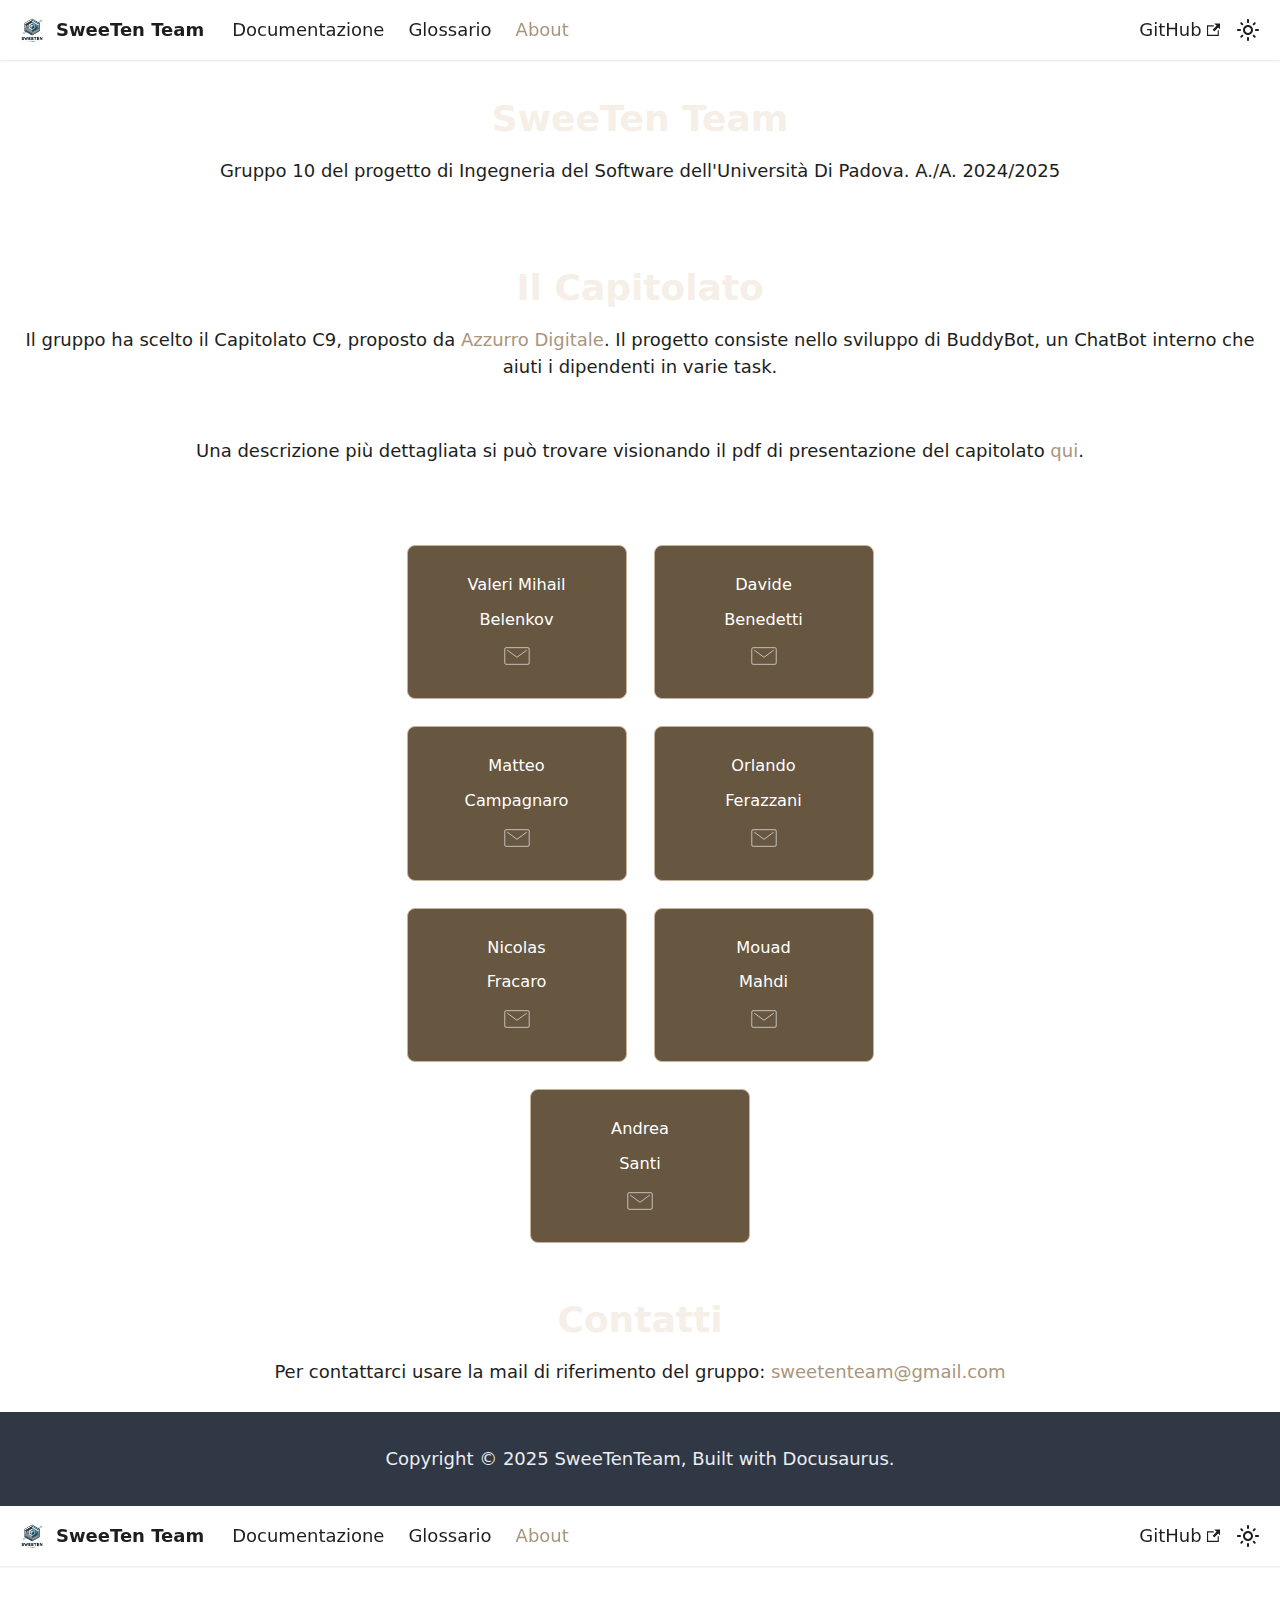
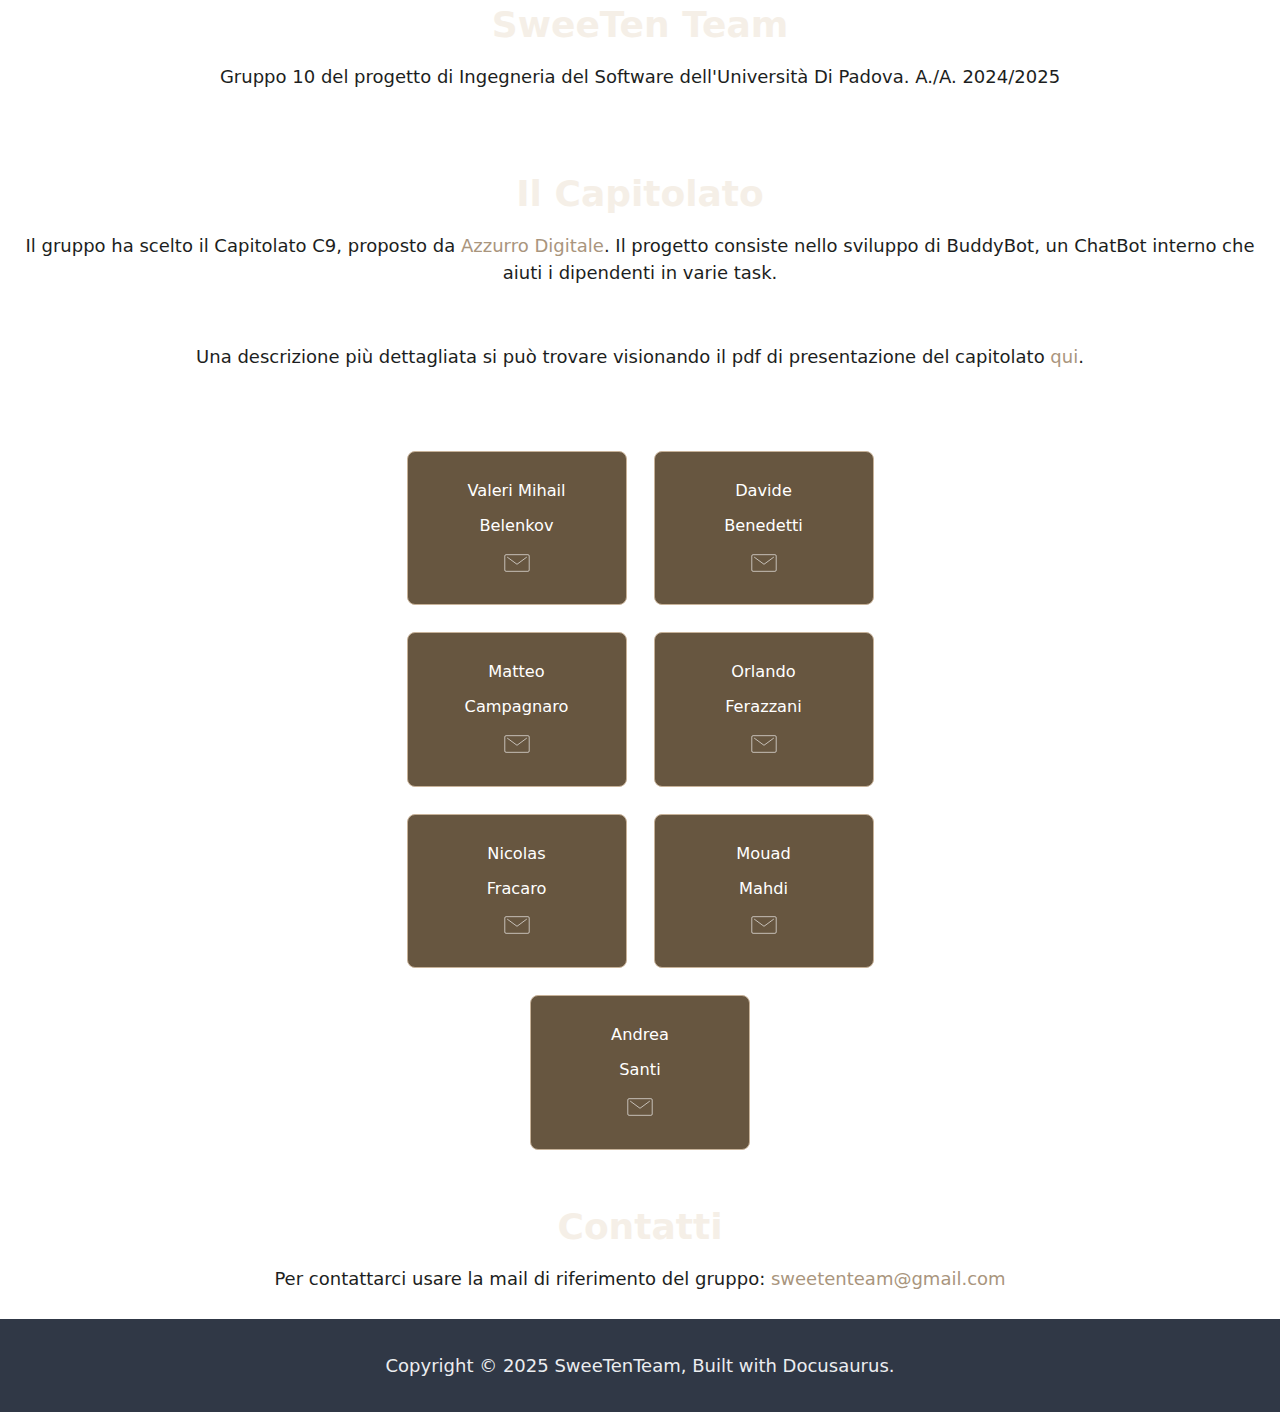
<file: about.html>
<!doctype html>
<html lang="it" dir="ltr" class="plugin-pages plugin-id-default" data-has-hydrated="false">
<head>
<meta charset="UTF-8">
<meta name="generator" content="Docusaurus v3.6.0">
<title data-rh="true">SweeTen Team</title><meta data-rh="true" property="og:title" content="SweeTen Team"><meta data-rh="true" name="viewport" content="width=device-width,initial-scale=1"><meta data-rh="true" name="twitter:card" content="summary_large_image"><meta data-rh="true" property="og:url" content="https://sweetenteam.github.io/about"><meta data-rh="true" property="og:locale" content="it"><meta data-rh="true" name="docusaurus_locale" content="it"><meta data-rh="true" name="docusaurus_tag" content="default"><meta data-rh="true" name="docsearch:language" content="it"><meta data-rh="true" name="docsearch:docusaurus_tag" content="default"><link data-rh="true" rel="icon" href="/img/favicon.ico"><link data-rh="true" rel="canonical" href="https://sweetenteam.github.io/about"><link data-rh="true" rel="alternate" href="https://sweetenteam.github.io/about" hreflang="it"><link data-rh="true" rel="alternate" href="https://sweetenteam.github.io/about" hreflang="x-default"><link rel="stylesheet" href="/assets/css/styles.9c158692.css">
<script src="/assets/js/runtime~main.d0ac386a.js" defer="defer"></script>
<script src="/assets/js/main.130b7fe0.js" defer="defer"></script>
</head>
<body class="navigation-with-keyboard">
<script>!function(){function t(t){document.documentElement.setAttribute("data-theme",t)}var e=function(){try{return new URLSearchParams(window.location.search).get("docusaurus-theme")}catch(t){}}()||function(){try{return window.localStorage.getItem("theme")}catch(t){}}();t(null!==e?e:"light")}(),function(){try{const n=new URLSearchParams(window.location.search).entries();for(var[t,e]of n)if(t.startsWith("docusaurus-data-")){var a=t.replace("docusaurus-data-","data-");document.documentElement.setAttribute(a,e)}}catch(t){}}()</script><div id="__docusaurus"><div role="region" aria-label="Passa al contenuto principale"><a class="skipToContent_fXgn" href="#__docusaurus_skipToContent_fallback">Passa al contenuto principale</a></div><nav aria-label="Principale" class="navbar navbar--fixed-top"><div class="navbar__inner"><div class="navbar__items"><button aria-label="Attiva/disattiva la barra di navigazione" aria-expanded="false" class="navbar__toggle clean-btn" type="button"><svg width="30" height="30" viewBox="0 0 30 30" aria-hidden="true"><path stroke="currentColor" stroke-linecap="round" stroke-miterlimit="10" stroke-width="2" d="M4 7h22M4 15h22M4 23h22"></path></svg></button><a class="navbar__brand" href="/"><div class="navbar__logo"><img src="/img/sweetenteam.png" alt="SweeTen Team Logo" class="themedComponent_mlkZ themedComponent--light_NVdE"><img src="/img/sweetenteam.png" alt="SweeTen Team Logo" class="themedComponent_mlkZ themedComponent--dark_xIcU"></div><b class="navbar__title text--truncate">SweeTen Team</b></a><a class="navbar__item navbar__link" href="/docs/intro">Documentazione</a><a class="navbar__item navbar__link" href="/docs/PB/Glossario">Glossario</a><a aria-current="page" class="navbar__item navbar__link navbar__link--active" href="/about">About</a></div><div class="navbar__items navbar__items--right"><a href="https://github.com/SweeTenTeam/Docs" target="_blank" rel="noopener noreferrer" class="navbar__item navbar__link">GitHub<svg width="13.5" height="13.5" aria-hidden="true" viewBox="0 0 24 24" class="iconExternalLink_nPIU"><path fill="currentColor" d="M21 13v10h-21v-19h12v2h-10v15h17v-8h2zm3-12h-10.988l4.035 4-6.977 7.07 2.828 2.828 6.977-7.07 4.125 4.172v-11z"></path></svg></a><div class="toggle_vylO colorModeToggle_DEke"><button class="clean-btn toggleButton_gllP toggleButtonDisabled_aARS" type="button" disabled="" title="Passa dalla modalità scura a quella chiara (currently modalità luce)" aria-label="Passa dalla modalità scura a quella chiara (currently modalità luce)" aria-live="polite" aria-pressed="false"><svg viewBox="0 0 24 24" width="24" height="24" class="lightToggleIcon_pyhR"><path fill="currentColor" d="M12,9c1.65,0,3,1.35,3,3s-1.35,3-3,3s-3-1.35-3-3S10.35,9,12,9 M12,7c-2.76,0-5,2.24-5,5s2.24,5,5,5s5-2.24,5-5 S14.76,7,12,7L12,7z M2,13l2,0c0.55,0,1-0.45,1-1s-0.45-1-1-1l-2,0c-0.55,0-1,0.45-1,1S1.45,13,2,13z M20,13l2,0c0.55,0,1-0.45,1-1 s-0.45-1-1-1l-2,0c-0.55,0-1,0.45-1,1S19.45,13,20,13z M11,2v2c0,0.55,0.45,1,1,1s1-0.45,1-1V2c0-0.55-0.45-1-1-1S11,1.45,11,2z M11,20v2c0,0.55,0.45,1,1,1s1-0.45,1-1v-2c0-0.55-0.45-1-1-1C11.45,19,11,19.45,11,20z M5.99,4.58c-0.39-0.39-1.03-0.39-1.41,0 c-0.39,0.39-0.39,1.03,0,1.41l1.06,1.06c0.39,0.39,1.03,0.39,1.41,0s0.39-1.03,0-1.41L5.99,4.58z M18.36,16.95 c-0.39-0.39-1.03-0.39-1.41,0c-0.39,0.39-0.39,1.03,0,1.41l1.06,1.06c0.39,0.39,1.03,0.39,1.41,0c0.39-0.39,0.39-1.03,0-1.41 L18.36,16.95z M19.42,5.99c0.39-0.39,0.39-1.03,0-1.41c-0.39-0.39-1.03-0.39-1.41,0l-1.06,1.06c-0.39,0.39-0.39,1.03,0,1.41 s1.03,0.39,1.41,0L19.42,5.99z M7.05,18.36c0.39-0.39,0.39-1.03,0-1.41c-0.39-0.39-1.03-0.39-1.41,0l-1.06,1.06 c-0.39,0.39-0.39,1.03,0,1.41s1.03,0.39,1.41,0L7.05,18.36z"></path></svg><svg viewBox="0 0 24 24" width="24" height="24" class="darkToggleIcon_wfgR"><path fill="currentColor" d="M9.37,5.51C9.19,6.15,9.1,6.82,9.1,7.5c0,4.08,3.32,7.4,7.4,7.4c0.68,0,1.35-0.09,1.99-0.27C17.45,17.19,14.93,19,12,19 c-3.86,0-7-3.14-7-7C5,9.07,6.81,6.55,9.37,5.51z M12,3c-4.97,0-9,4.03-9,9s4.03,9,9,9s9-4.03,9-9c0-0.46-0.04-0.92-0.1-1.36 c-0.98,1.37-2.58,2.26-4.4,2.26c-2.98,0-5.4-2.42-5.4-5.4c0-1.81,0.89-3.42,2.26-4.4C12.92,3.04,12.46,3,12,3L12,3z"></path></svg></button></div><div class="navbarSearchContainer_Bca1"></div></div></div><div role="presentation" class="navbar-sidebar__backdrop"></div></nav><div id="__docusaurus_skipToContent_fallback" class="main-wrapper mainWrapper_z2l0"><main id="about-main"><section><h2 class="titleH">SweeTen Team</h2><p class="par">Gruppo 10 del progetto di Ingegneria del Software dell&#x27;Università Di Padova. A./A. 2024/2025 </p></section><section><h4 class="titleH">Il Capitolato</h4><p class="par">Il gruppo ha scelto il Capitolato C9, proposto da <a href="https://www.azzurrodigitale.com/">Azzurro Digitale</a>. Il progetto consiste nello sviluppo di BuddyBot, un ChatBot interno che aiuti i dipendenti in varie task.</p><br><p class="par">Una descrizione più dettagliata si può trovare visionando il pdf di presentazione del capitolato <a href="https://www.math.unipd.it/~tullio/IS-1/2024/Progetto/C9p.pdf">qui</a>.</p></section><div id="card-container"><div id="card"><ul id="details-list"><li> <!-- -->Valeri Mihail</li><li>Belenkov</li><li> </li><li id="email"><a href="mailto:valerimihail.belenkov@studenti.unipd.it"><svg id="icon" width="30px" height="30px" viewBox="0 0 48 48" data-name="Layer 2" xmlns="http://www.w3.org/2000/svg"><path class="cls-1" d="M6.47,10.71a2,2,0,0,0-2,2h0V35.32a2,2,0,0,0,2,2H41.53a2,2,0,0,0,2-2h0V12.68a2,2,0,0,0-2-2H6.47Zm33.21,3.82L24,26.07,8.32,14.53"></path></svg></a></li></ul></div><div id="card"><ul id="details-list"><li> <!-- -->Davide</li><li>Benedetti</li><li> </li><li id="email"><a href="mailto:davide.benedetti.4@studenti.unipd.it"><svg id="icon" width="30px" height="30px" viewBox="0 0 48 48" data-name="Layer 2" xmlns="http://www.w3.org/2000/svg"><path class="cls-1" d="M6.47,10.71a2,2,0,0,0-2,2h0V35.32a2,2,0,0,0,2,2H41.53a2,2,0,0,0,2-2h0V12.68a2,2,0,0,0-2-2H6.47Zm33.21,3.82L24,26.07,8.32,14.53"></path></svg></a></li></ul></div><div id="card"><ul id="details-list"><li> <!-- -->Matteo</li><li>Campagnaro</li><li> </li><li id="email"><a href="mailto:matteo.campagnaro.1@studenti.unipd.it"><svg id="icon" width="30px" height="30px" viewBox="0 0 48 48" data-name="Layer 2" xmlns="http://www.w3.org/2000/svg"><path class="cls-1" d="M6.47,10.71a2,2,0,0,0-2,2h0V35.32a2,2,0,0,0,2,2H41.53a2,2,0,0,0,2-2h0V12.68a2,2,0,0,0-2-2H6.47Zm33.21,3.82L24,26.07,8.32,14.53"></path></svg></a></li></ul></div><div id="card"><ul id="details-list"><li> <!-- -->Orlando</li><li>Ferazzani</li><li> </li><li id="email"><a href="mailto:orlandovirgiliomaria.ferazzani@studenti.unipd.it"><svg id="icon" width="30px" height="30px" viewBox="0 0 48 48" data-name="Layer 2" xmlns="http://www.w3.org/2000/svg"><path class="cls-1" d="M6.47,10.71a2,2,0,0,0-2,2h0V35.32a2,2,0,0,0,2,2H41.53a2,2,0,0,0,2-2h0V12.68a2,2,0,0,0-2-2H6.47Zm33.21,3.82L24,26.07,8.32,14.53"></path></svg></a></li></ul></div><div id="card"><ul id="details-list"><li> <!-- -->Nicolas</li><li>Fracaro</li><li> </li><li id="email"><a href="mailto:nicolas.fracaro@studenti.unipd.it"><svg id="icon" width="30px" height="30px" viewBox="0 0 48 48" data-name="Layer 2" xmlns="http://www.w3.org/2000/svg"><path class="cls-1" d="M6.47,10.71a2,2,0,0,0-2,2h0V35.32a2,2,0,0,0,2,2H41.53a2,2,0,0,0,2-2h0V12.68a2,2,0,0,0-2-2H6.47Zm33.21,3.82L24,26.07,8.32,14.53"></path></svg></a></li></ul></div><div id="card"><ul id="details-list"><li> <!-- -->Mouad</li><li>Mahdi</li><li> </li><li id="email"><a href="mailto:mouad.mahdi@studenti.unipd.it"><svg id="icon" width="30px" height="30px" viewBox="0 0 48 48" data-name="Layer 2" xmlns="http://www.w3.org/2000/svg"><path class="cls-1" d="M6.47,10.71a2,2,0,0,0-2,2h0V35.32a2,2,0,0,0,2,2H41.53a2,2,0,0,0,2-2h0V12.68a2,2,0,0,0-2-2H6.47Zm33.21,3.82L24,26.07,8.32,14.53"></path></svg></a></li></ul></div><div id="card"><ul id="details-list"><li> <!-- -->Andrea</li><li>Santi</li><li> </li><li id="email"><a href="mailto:andrea.santi.5@studenti.unipd.it"><svg id="icon" width="30px" height="30px" viewBox="0 0 48 48" data-name="Layer 2" xmlns="http://www.w3.org/2000/svg"><path class="cls-1" d="M6.47,10.71a2,2,0,0,0-2,2h0V35.32a2,2,0,0,0,2,2H41.53a2,2,0,0,0,2-2h0V12.68a2,2,0,0,0-2-2H6.47Zm33.21,3.82L24,26.07,8.32,14.53"></path></svg></a></li></ul></div></div><div class="Contatti"><h2 class="titleH">Contatti</h2><p class="par">Per contattarci usare la mail di riferimento del gruppo: <a href="mailto:sweetenteam@gmail.com">sweetenteam@gmail.com</a></p></div></main></div><footer class="footer footer--dark"><div class="container container-fluid"><div class="footer__bottom text--center"><div class="footer__copyright">Copyright © 2025 SweeTenTeam, Built with Docusaurus.</div></div></div></footer></div>
</body>
</html>
</file>
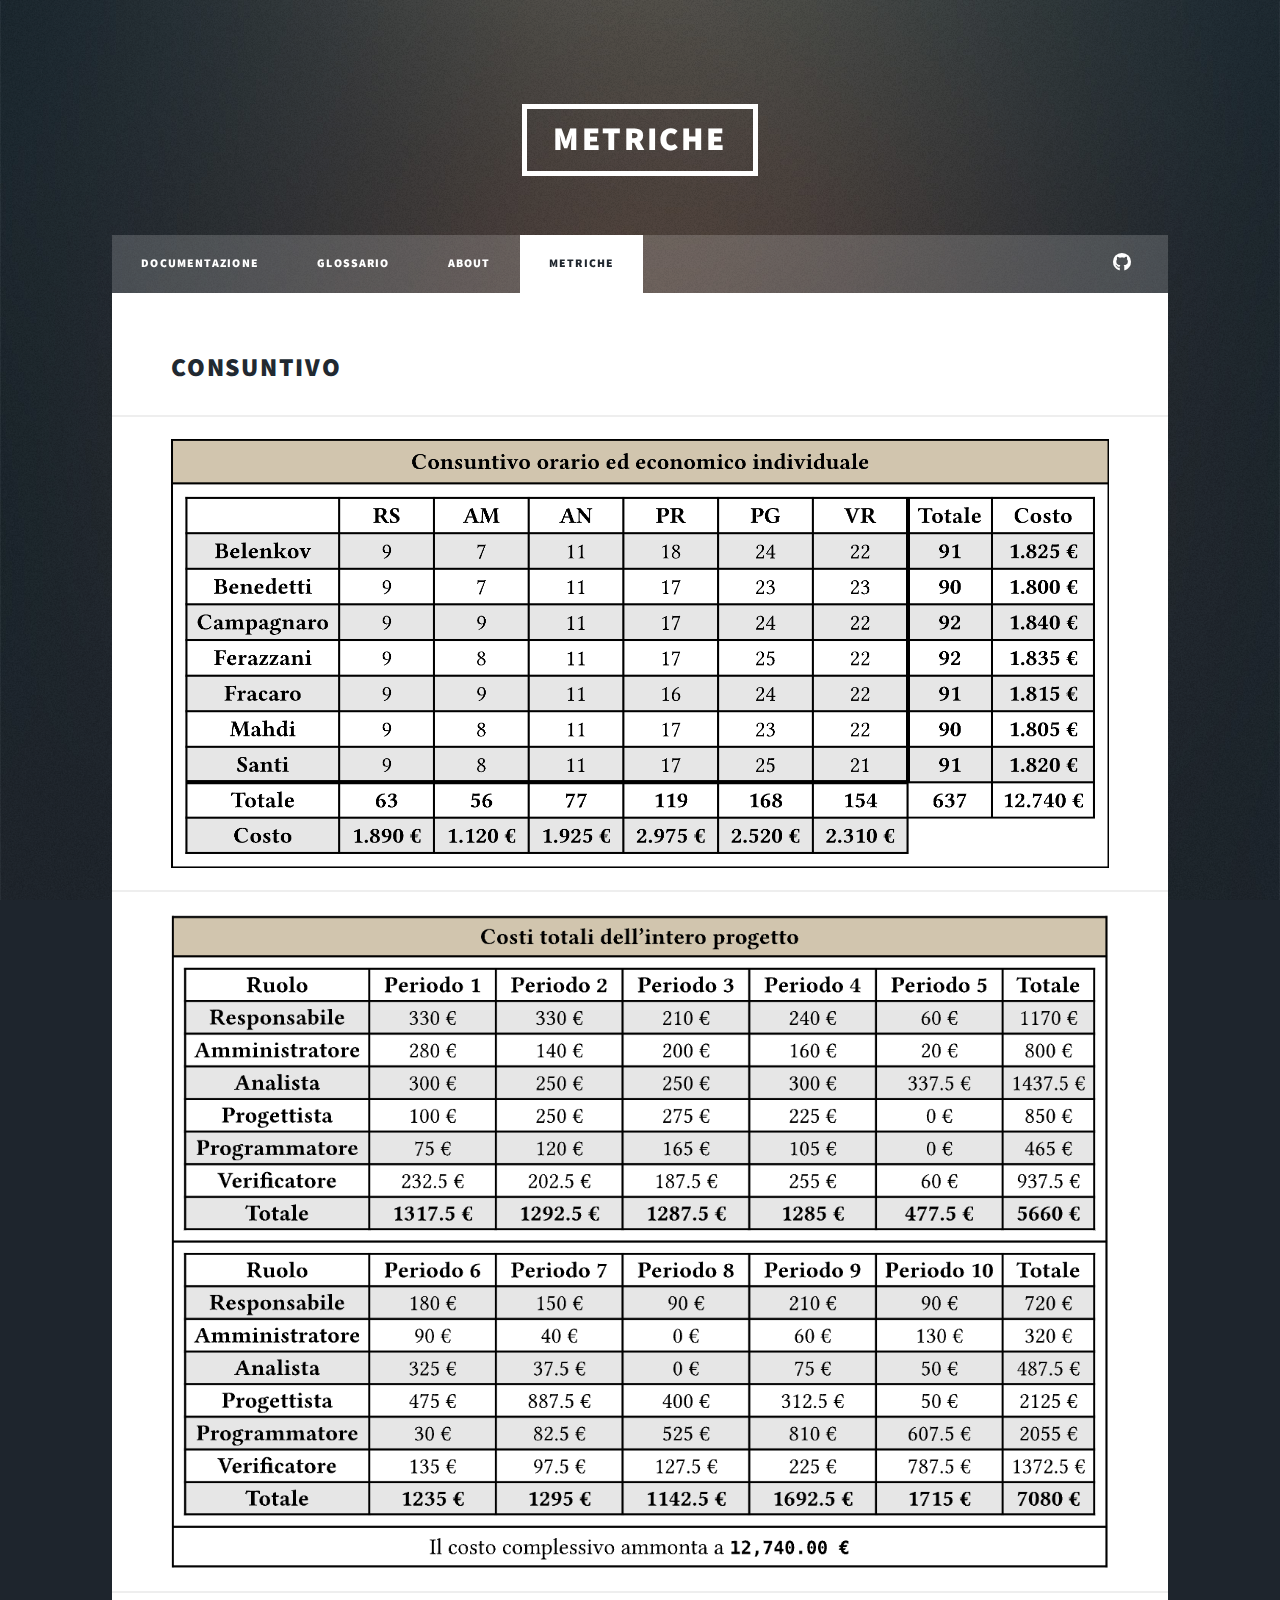
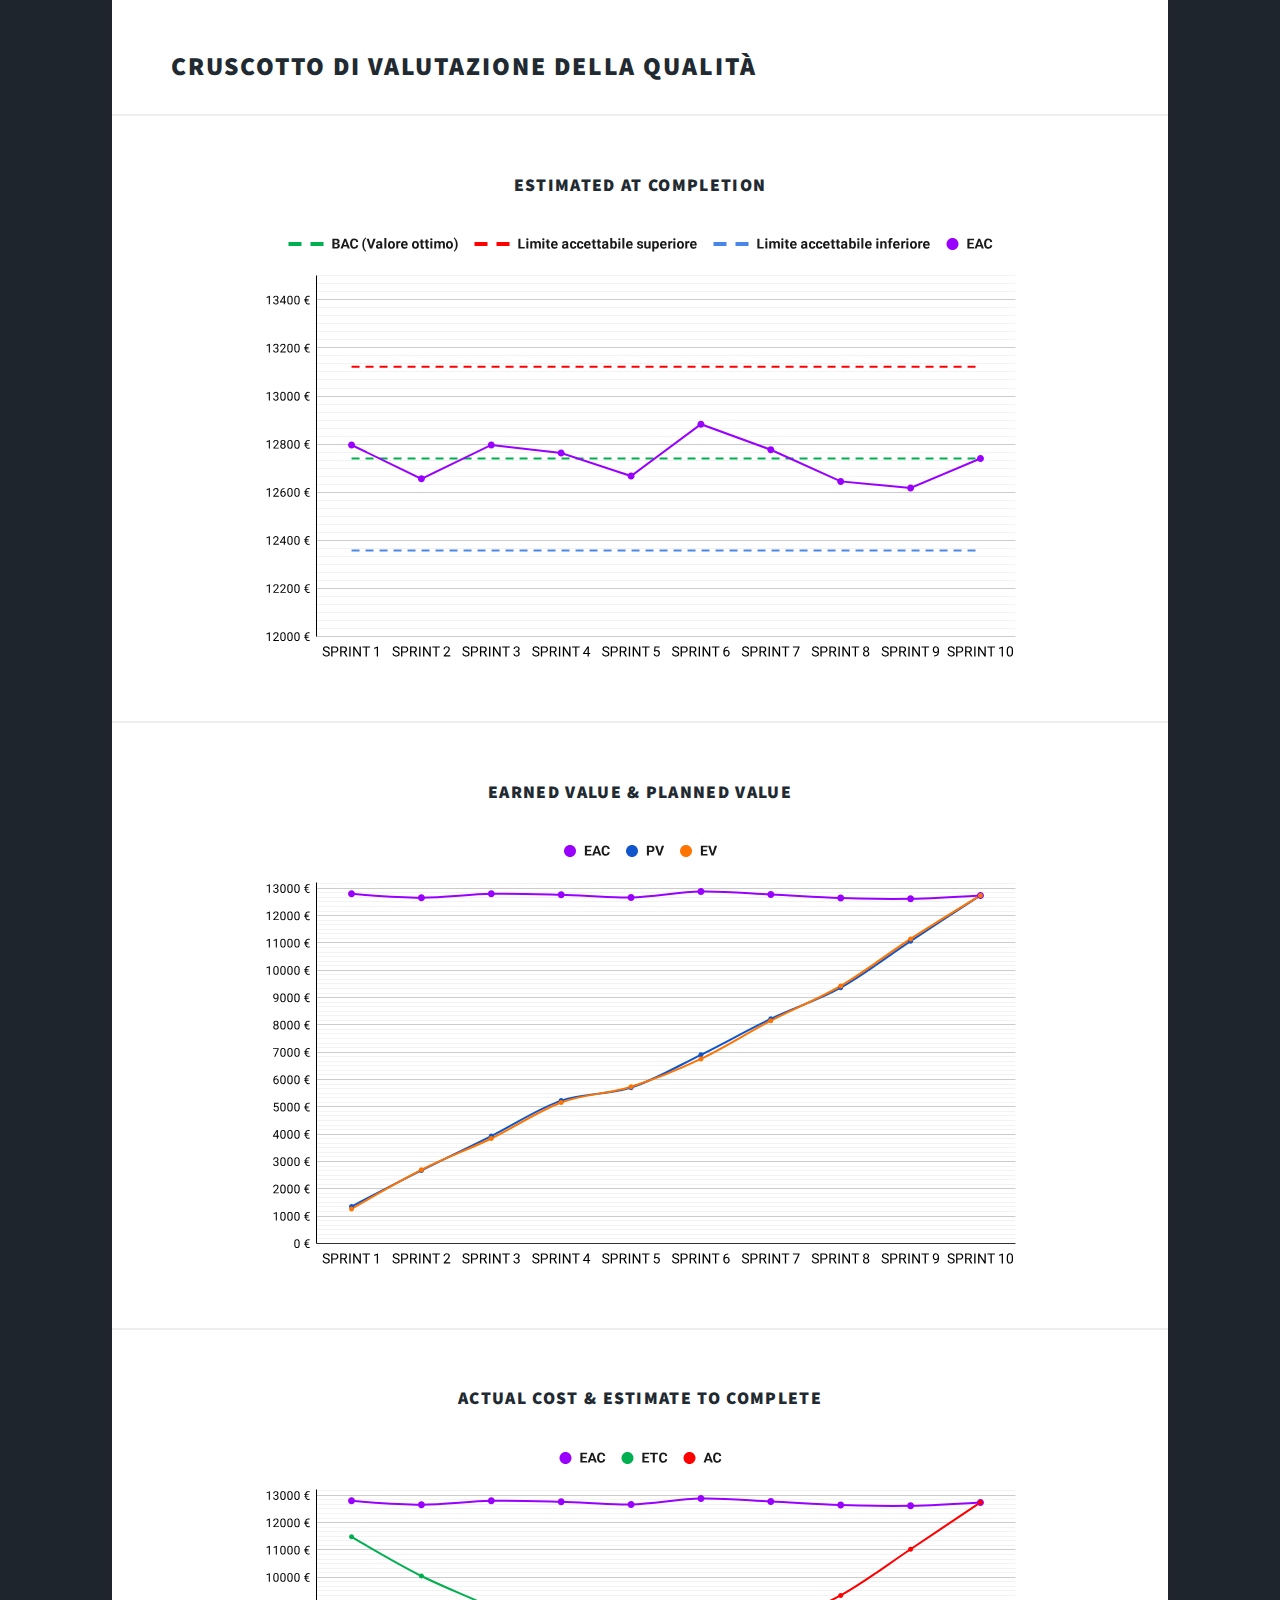
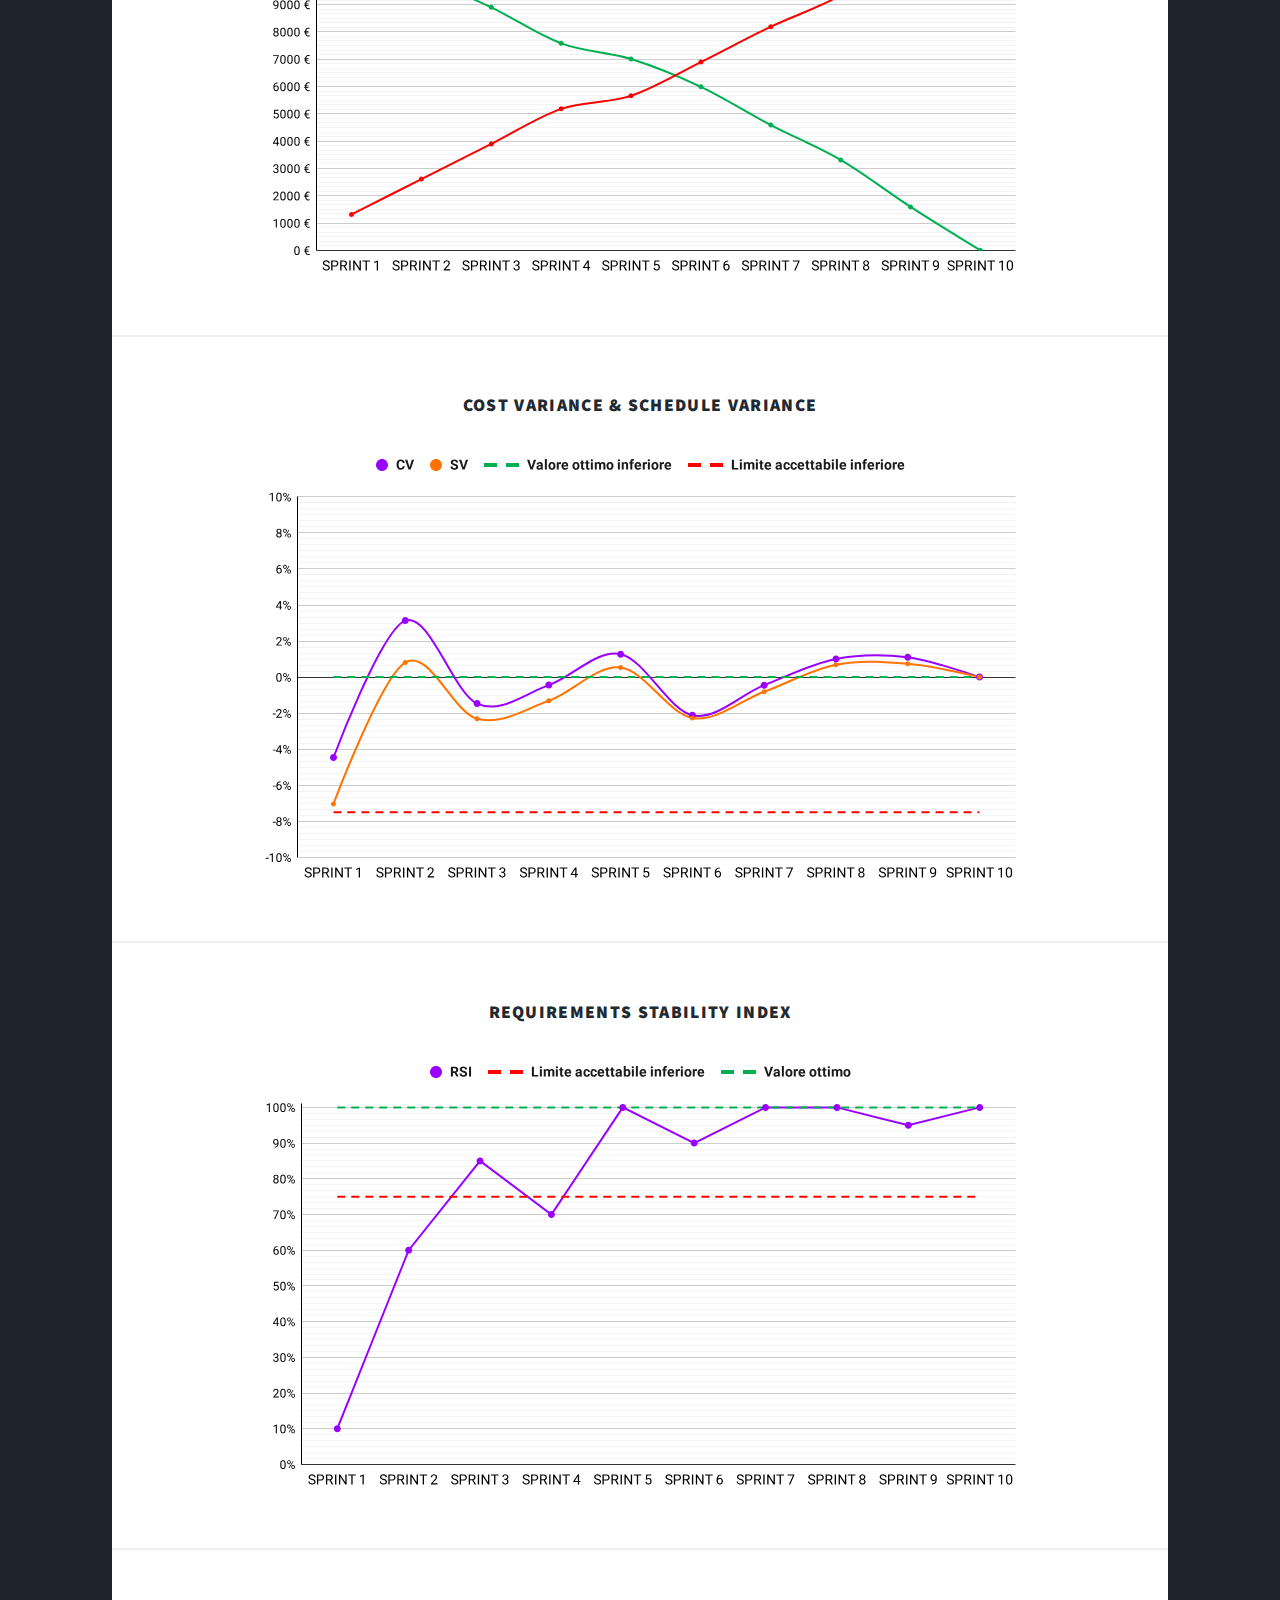
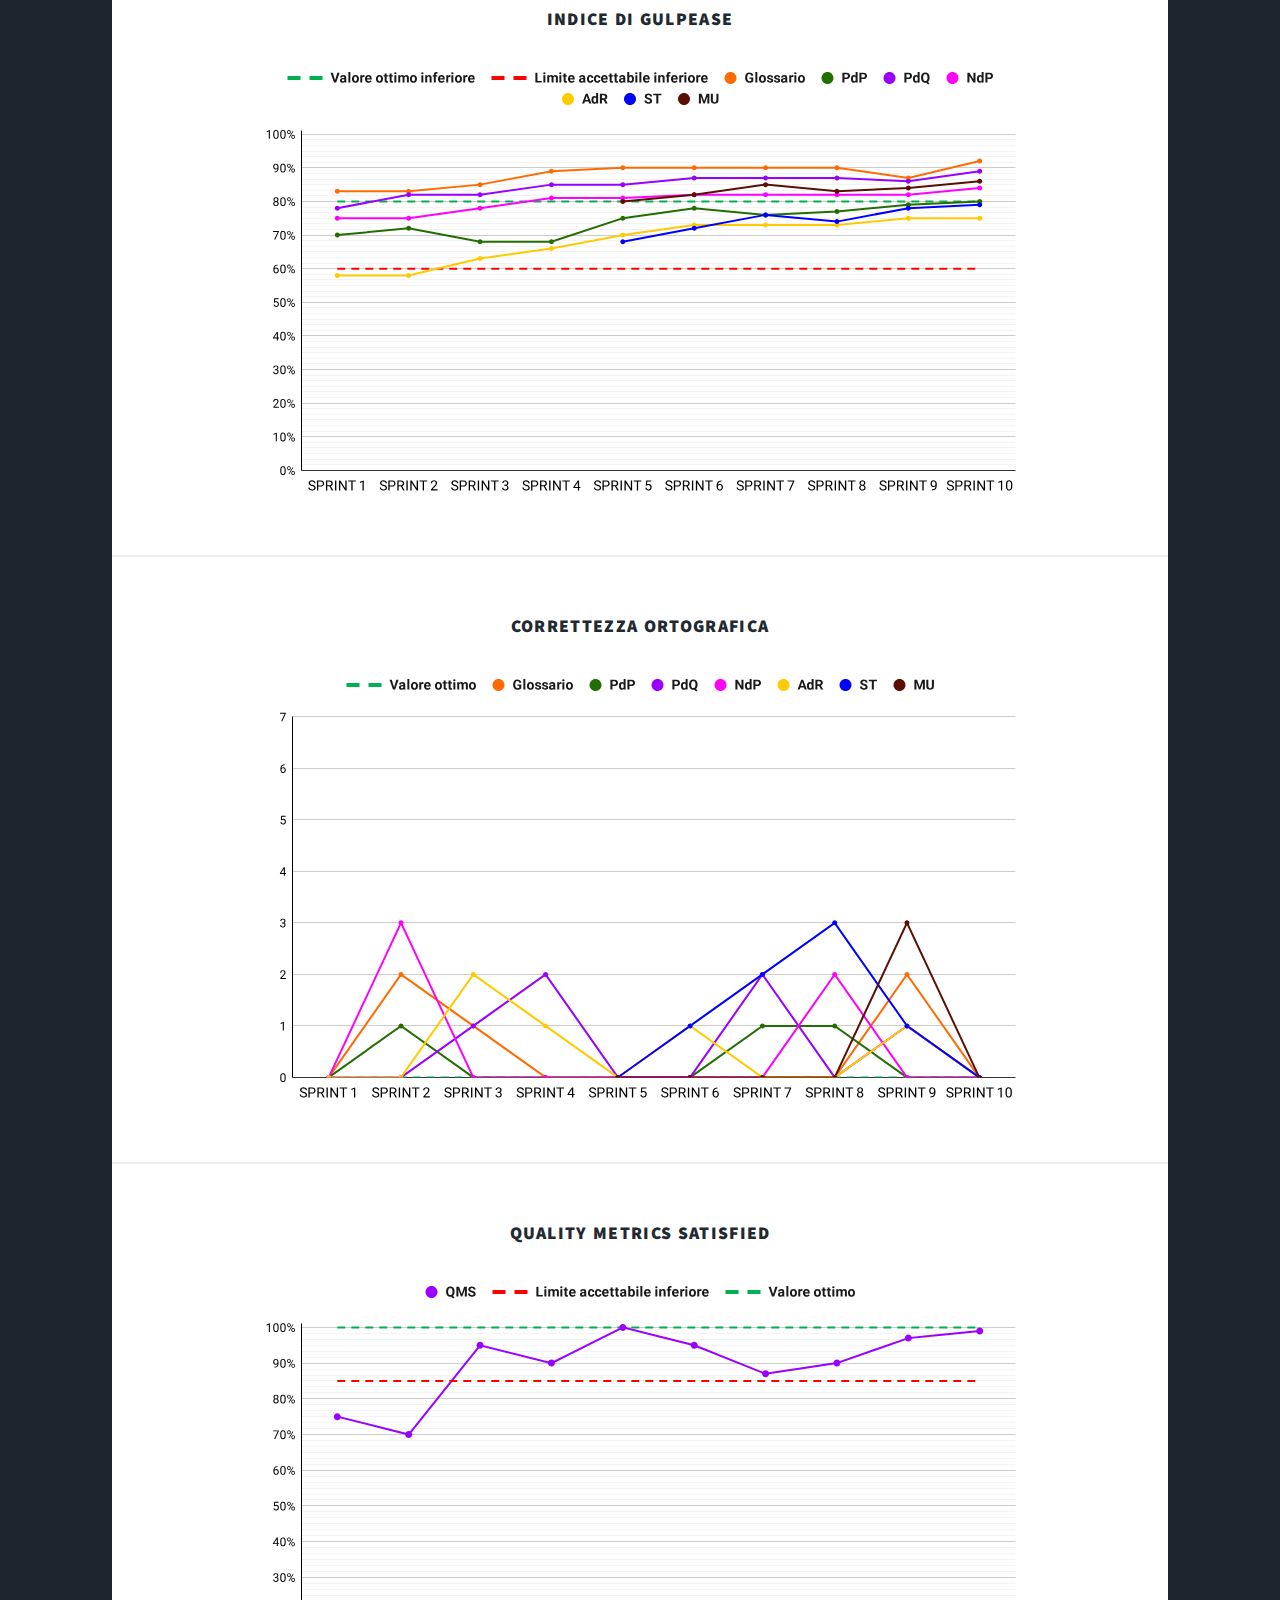
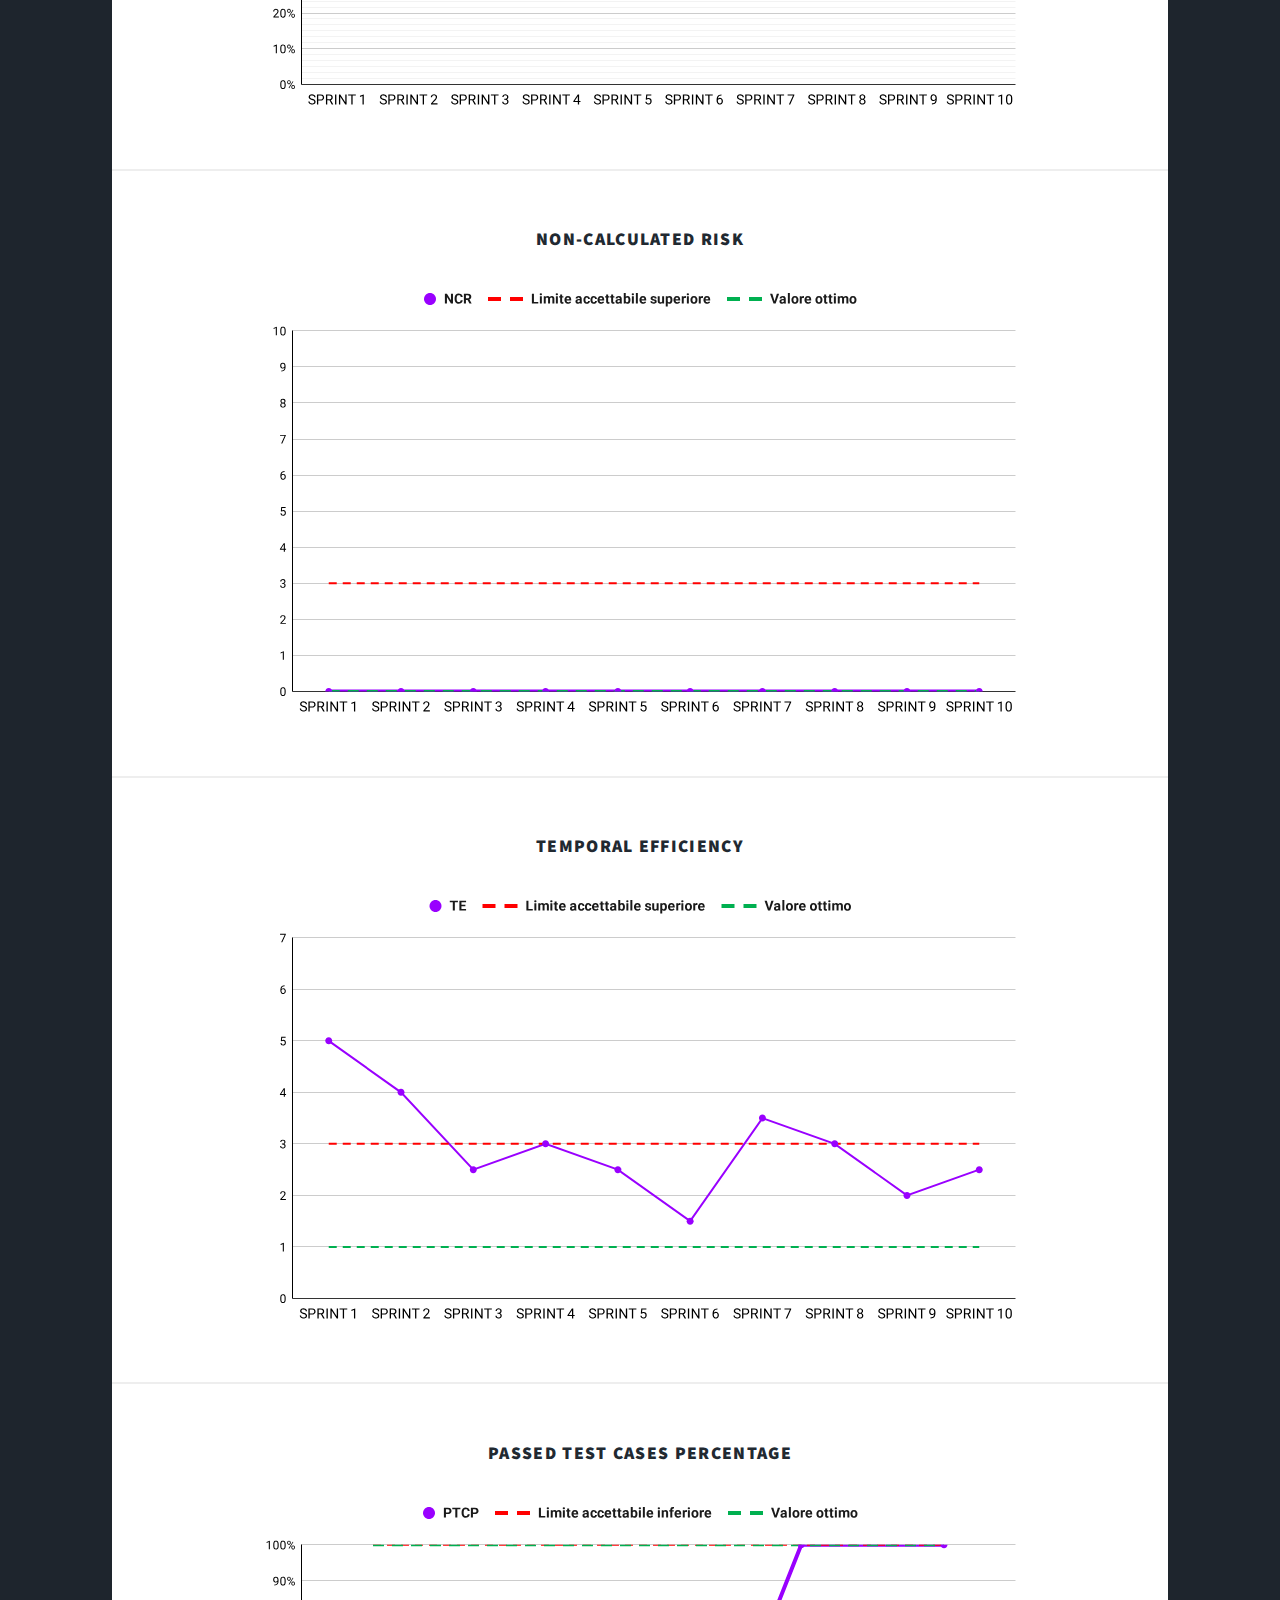
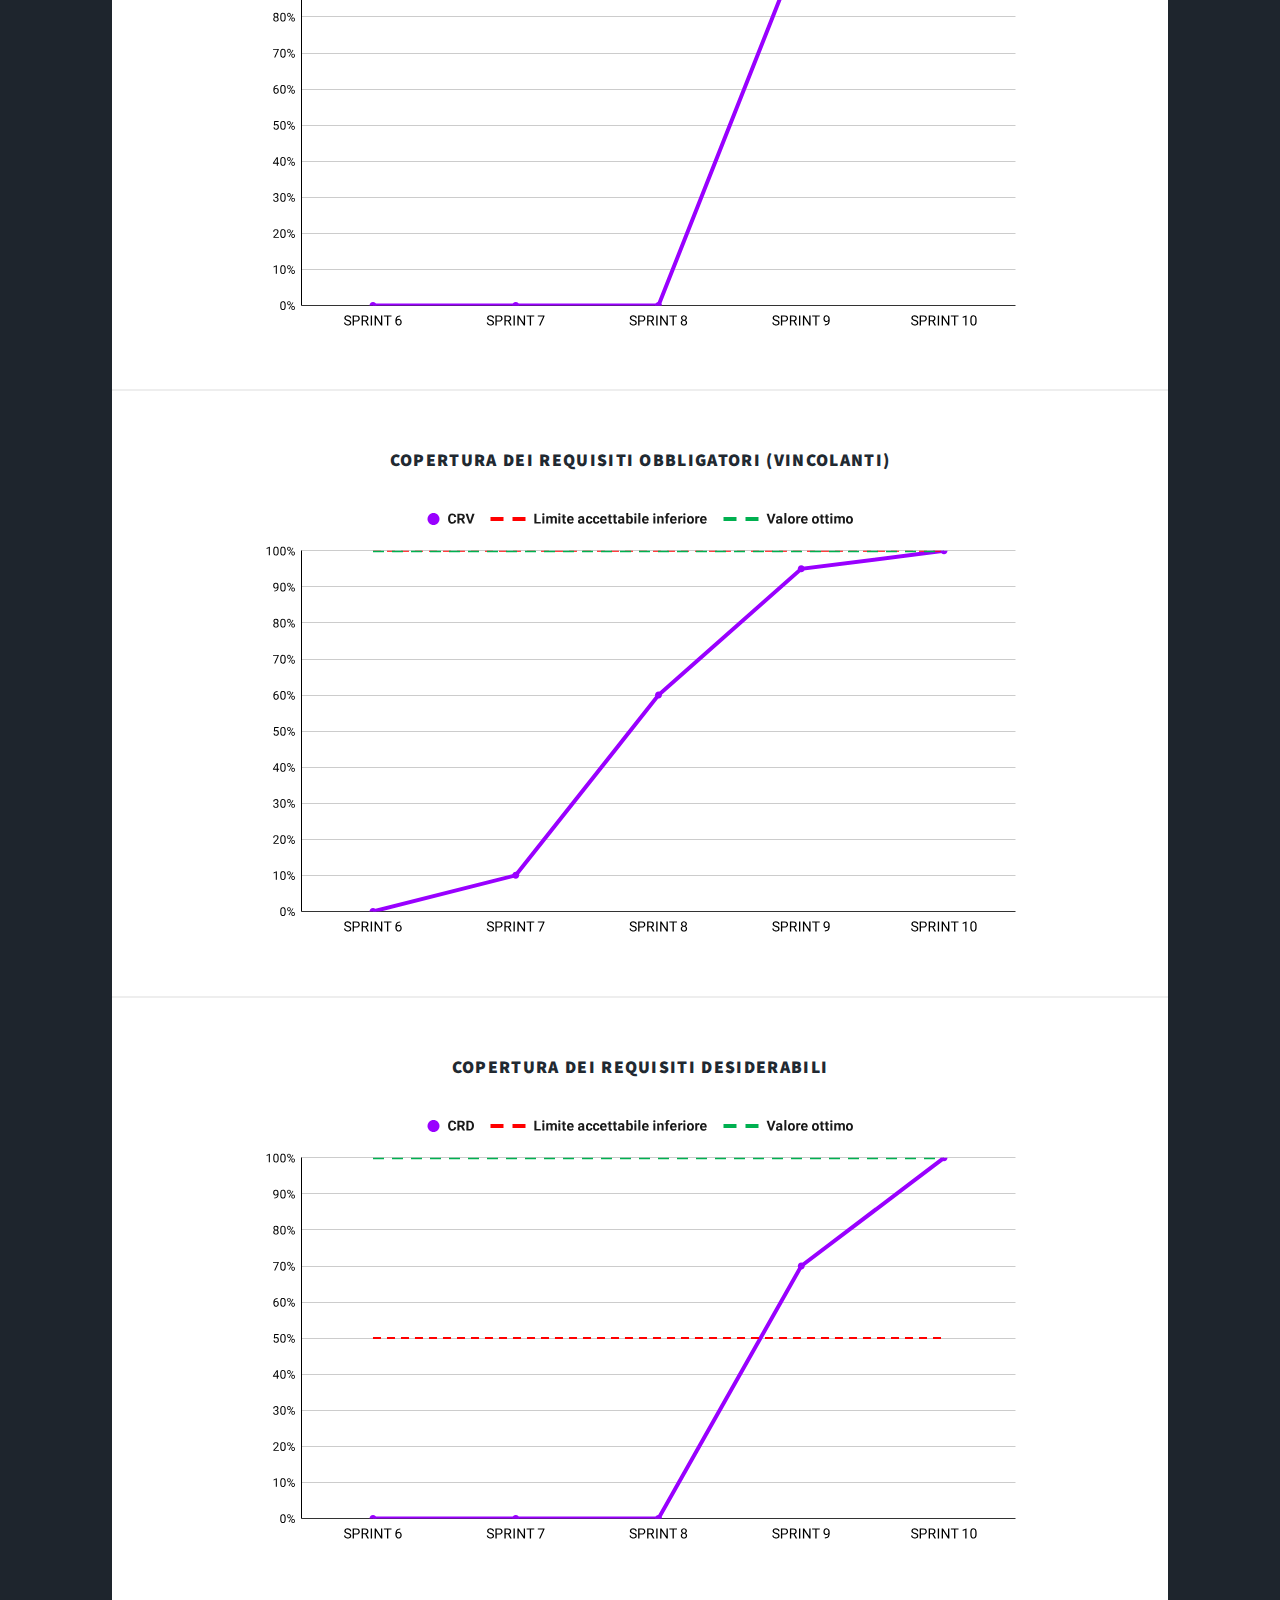
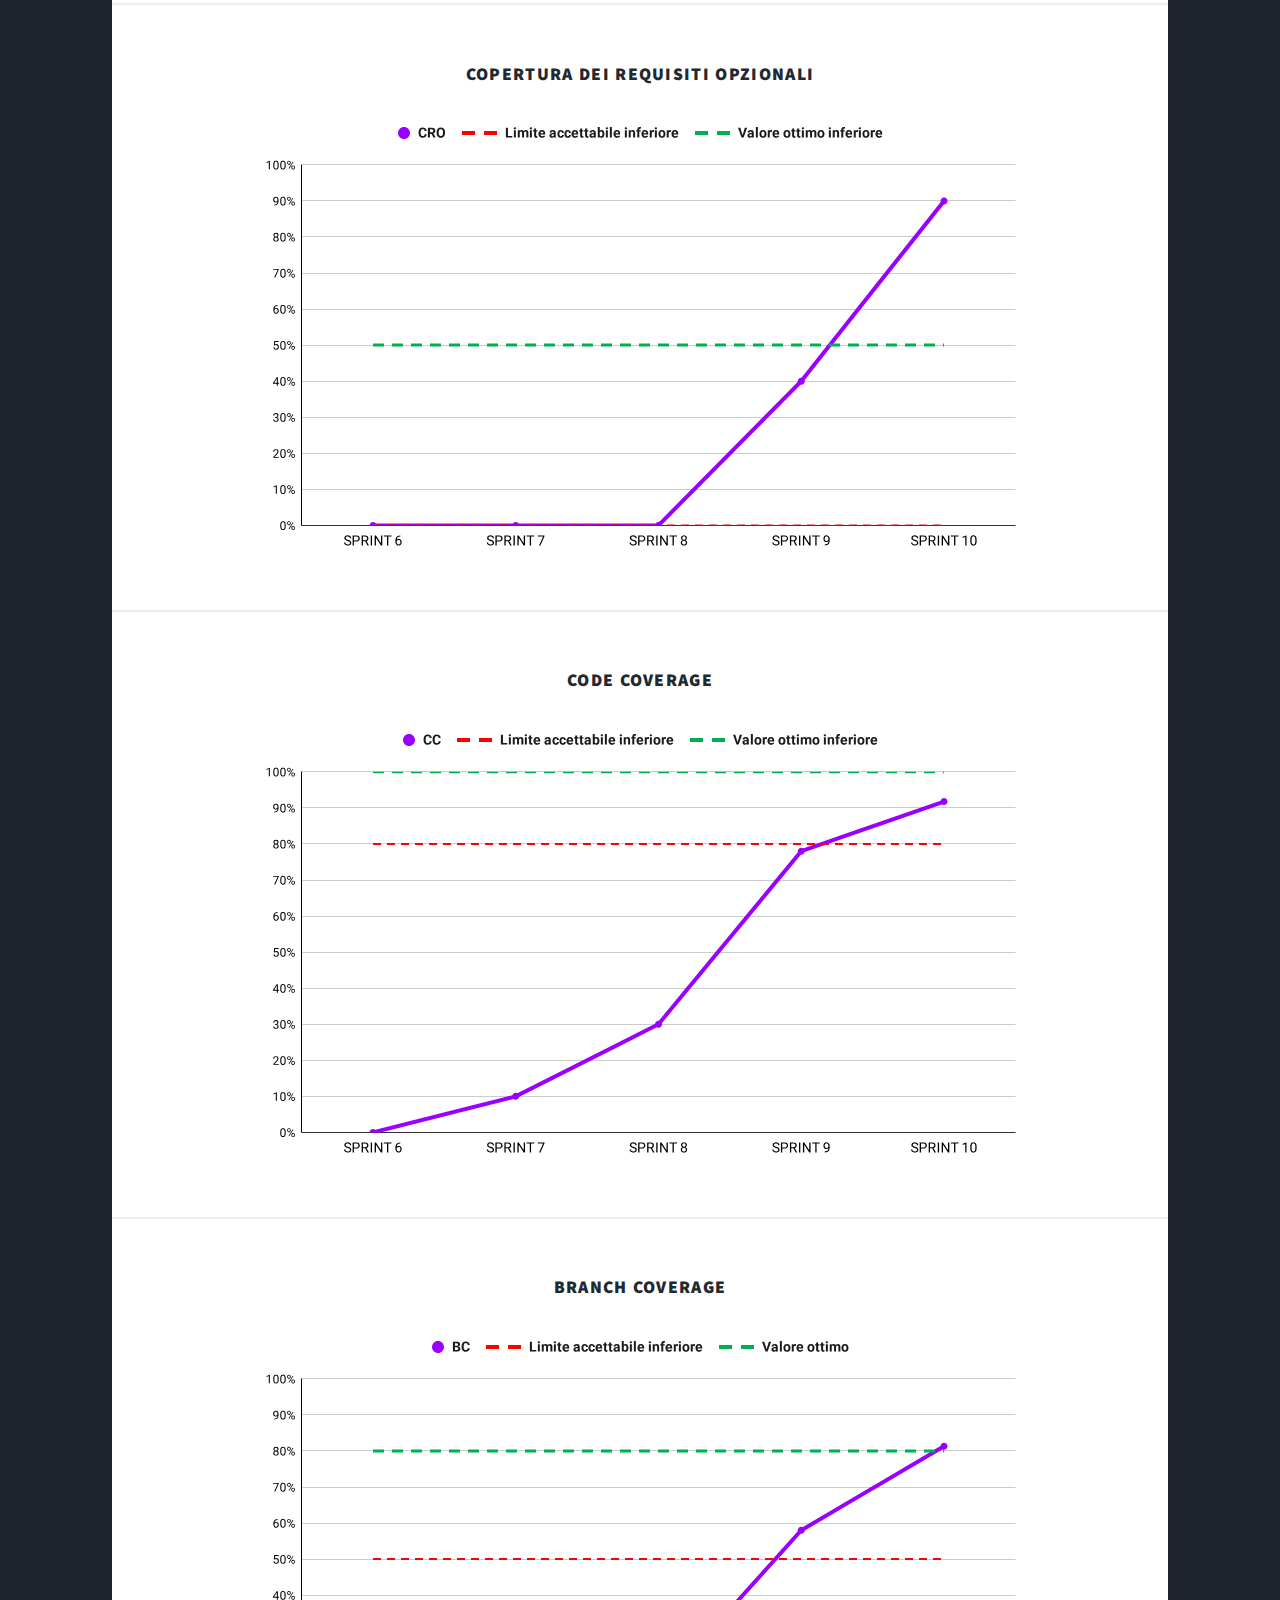
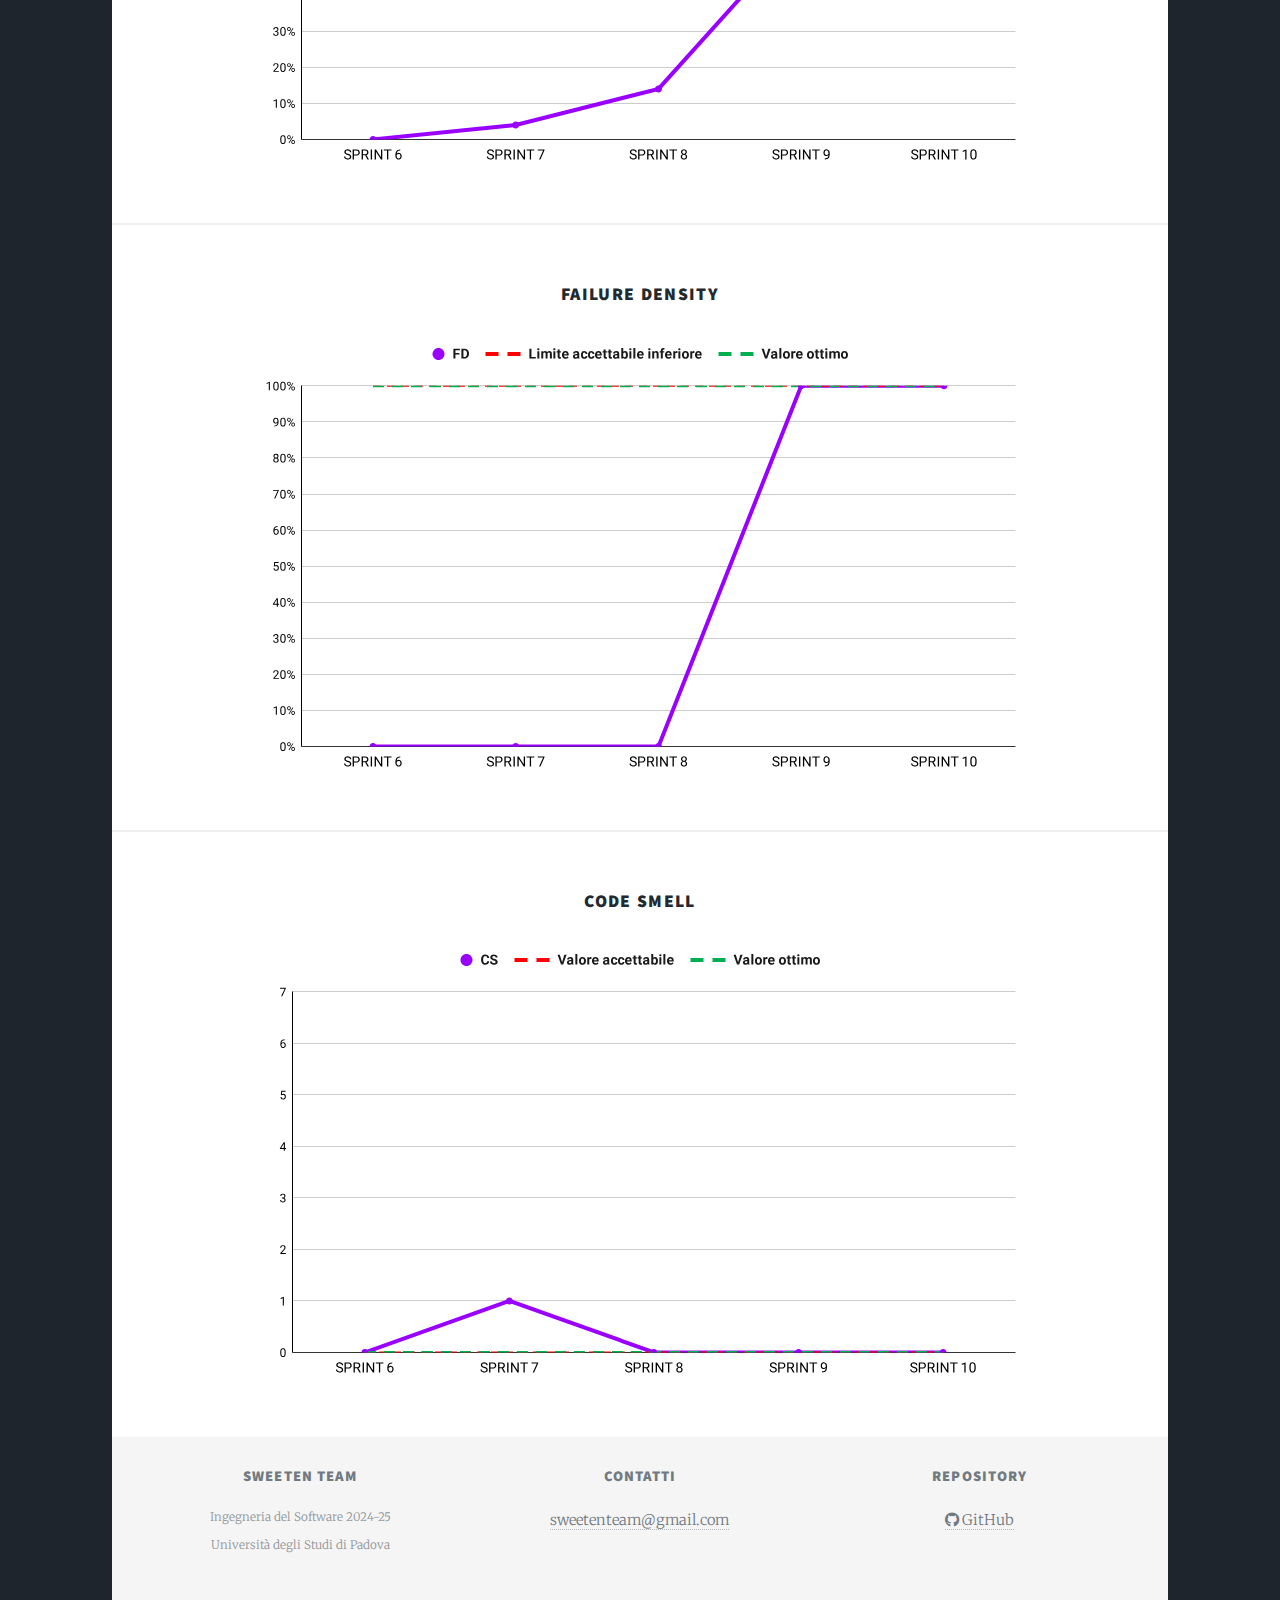
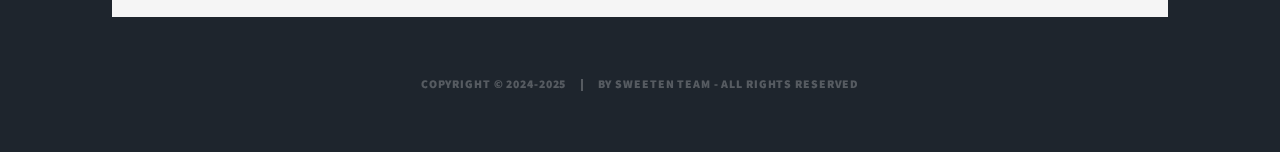
<file: metriche.html>
<!DOCTYPE HTML>
<html>
	<head>
		<title>SweeTen Team</title>
		<meta charset="utf-8" />
		<link rel="icon" href="images/sweetenteam.png">
		<meta name="viewport" content="width=device-width, initial-scale=1, user-scalable=no" />
		<link rel="stylesheet" href="assets/css/main.css" />
		<noscript><link rel="stylesheet" href="assets/css/noscript.css" /></noscript>
	</head>
	<body class="is-preload">

		<!-- Wrapper -->
			<div id="wrapper" class="fade-in">

				<!-- Header -->
					<header id="header">
						<a class="logo">Metriche</a>
					</header>

				<!-- Nav -->
					<nav id="nav">
						<ul class="links">
							<li><a href="index.html#header">Documentazione</a></li>
							<li><a href="docs/PB/Documentazione_Interna/Glossario/index.html">Glossario</a></li>
                            <li><a href="about.html">About</a></li>
							<li class="active"><a href="metriche.html">Metriche</a></li>
						</ul>
						<ul class="icons">
							<li><a href="https://github.com/SweeTenTeam/Docs" target="_blank" rel="noopener noreferrer" class="icon brands fa-github"><span class="label">GitHub</span></a></li>
						</ul>
					</nav>

				<!-- Main -->
					<div id="main">
                        <h2>Consuntivo</h2>
                        <div class="grafico" style="padding-top: 1em; padding-bottom: 1em;">
                            <img src="images/PdQ/tempo.png" alt="">
                        </div>
                        <div class="grafico" style="padding-top: 1em; padding-bottom: 1em;">
                            <img src="images/PdQ/costi.png" alt="">
                        </div>
                        <h2>Cruscotto di valutazione della qualità</h2>
						<div class="grafico">
                            <h2>Estimated at Completion</h2>
                            <img src="images/PdQ/EAC.svg" alt="">
                        </div>
                        <div class="grafico">
                            <h2>Earned Value & Planned Value</h2>
                            <img src="images/PdQ/PV.svg" alt="">
                        </div>
                        <div class="grafico">
                            <h2>Actual Cost & Estimate to Complete</h2>
                            <img src="images/PdQ/AC.svg" alt="">
                        </div>
                        <div class="grafico">
                            <h2>Cost Variance & Schedule Variance</h2>
                            <img src="images/PdQ/CV.svg" alt="">
                        </div>
                        <div class="grafico">
                            <h2>Requirements stability index</h2>
                            <img src="images/PdQ/RSI.svg" alt="">
                        </div>
                        <div class="grafico">
                            <h2>Indice di Gulpease</h2>
                            <img src="images/PdQ/GLP.svg" alt="">
                        </div>
                        <div class="grafico">
                            <h2>Correttezza Ortografica</h2>
                            <img src="images/PdQ/CO.svg" alt="">
                        </div>
                        <div class="grafico">
                            <h2>Quality Metrics Satisfied</h2>
                            <img src="images/PdQ/QMS.svg" alt="">
                        </div>
                        <div class="grafico">
                            <h2>Non-Calculated Risk</h2>
                            <img src="images/PdQ/NCR.svg" alt="">
                        </div>
                        <div class="grafico">
                            <h2>Temporal Efficiency</h2>
                            <img src="images/PdQ/TE.svg" alt="">
                        </div>
                        <div class="grafico">
                            <h2>Passed Test Cases Percentage</h2>
                            <img src="images/PdQ/PTCP.svg" alt="">
                        </div>
                        <div class="grafico">
                            <h2>Copertura dei requisiti obbligatori (vincolanti)</h2>
                            <img src="images/PdQ/CRV.svg" alt="">
                        </div>
                        <div class="grafico">
                            <h2>Copertura dei requisiti desiderabili</h2>
                            <img src="images/PdQ/CRD.svg" alt="">
                        </div>
                        <div class="grafico">
                            <h2>Copertura dei requisiti opzionali</h2>
                            <img src="images/PdQ/CRO.svg" alt="">
                        </div>
                        <div class="grafico">
                            <h2>Code coverage</h2>
                            <img src="images/PdQ/CC.svg" alt="">
                        </div>
                        <div class="grafico">
                            <h2>Branch coverage</h2>
                            <img src="images/PdQ/BC.svg" alt="">
                        </div>
                        <div class="grafico">
                            <h2>Failure density</h2>
                            <img src="images/PdQ/FD.svg" alt="">
                        </div>
                        <div class="grafico">
                            <h2>Code smell</h2>
                            <img src="images/PdQ/CS.svg" alt="">
                        </div>
					</div>

				<!-- Footer -->
					<footer id="footer">
						<section style="padding: 2rem;">
							<div class="row" style="text-align: center;">
								<div class="col-4 col-12-medium">
									<h4 style="text-align: center;">SweeTen Team</h4>
									<p style="text-align: center;">Ingegneria del Software 2024-25<br>Università degli Studi di Padova</p>
								</div>
								<div class="col-4 col-12-medium">
									<h4 style="text-align: center;">Contatti</h4>
									<a href="mailto:sweetenteam@gmail.com" style="text-align: center;">sweetenteam@gmail.com</a>
								</div>
								<div class="col-4 col-12-medium">
									<h4 style="text-align: center;">Repository</h4>
									<a style="text-align: center;" href="https://github.com/SweeTenTeam/Docs" target="_blank" rel="noopener noreferrer">
										<i class="fab fa-github"></i> GitHub
									</a>
								</div>
							</div>
						</section>
					</footer>

				<!-- Copyright -->
					<div id="copyright">
						<ul><li>Copyright &copy; 2024-2025</li><li>by SweeTen Team - All rights reserved</li></ul>
					</div>

			</div>

		<!-- Scripts -->
		 	<style>
                .grafico {
                    display: flex;
                    flex-wrap: wrap;
                    justify-content: center;
                    align-items: center;
                    margin: 1rem 0;
                    text-align: center;
                }

                .grafico h2 {
                    flex-basis: 100%;
                    margin-bottom: 0.5rem;
                    font-size: 1.2rem;
                }

                .grafico img {
                    max-width: 100%;
                    height: auto;
                    flex-basis: calc(50% - 1rem);
                    margin: 0.5rem;
                }
			</style>

			<script src="assets/js/jquery.min.js"></script>
			<script src="assets/js/jquery.scrollex.min.js"></script>
			<script src="assets/js/jquery.scrolly.min.js"></script>
			<script src="assets/js/browser.min.js"></script>
			<script src="assets/js/breakpoints.min.js"></script>
			<script src="assets/js/util.js"></script>
			<script src="assets/js/main.js"></script>

	</body>
</html>
</file>
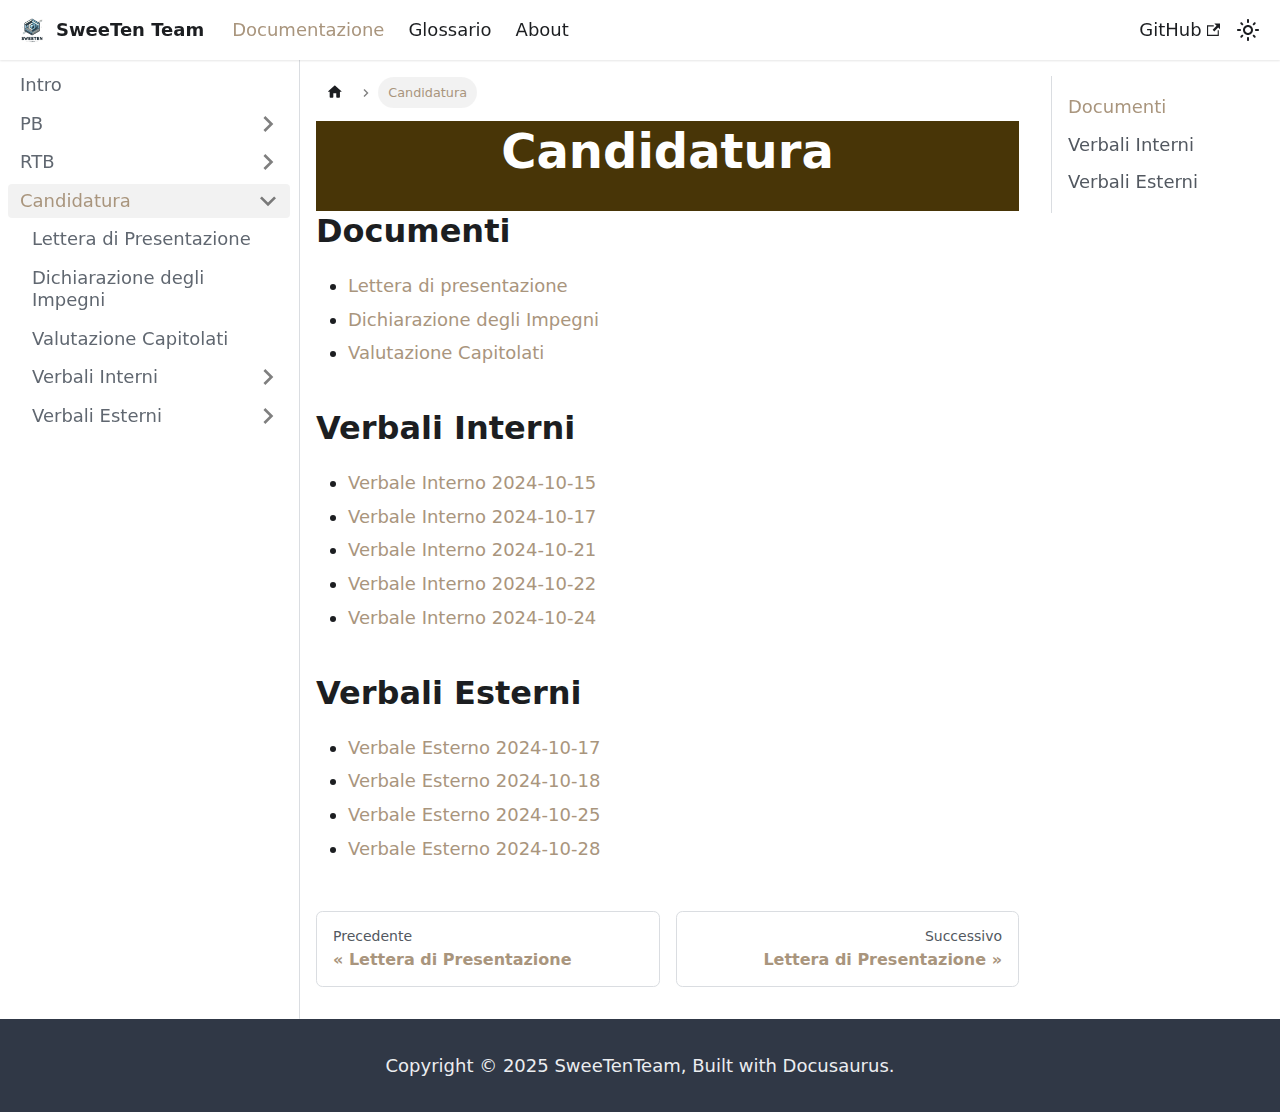
<file: docs/Candidatura.html>
<!doctype html>
<html lang="it" dir="ltr" class="docs-wrapper plugin-docs plugin-id-default docs-version-current docs-doc-page docs-doc-id-Candidatura/index" data-has-hydrated="false">
<head>
<meta charset="UTF-8">
<meta name="generator" content="Docusaurus v3.6.0">
<title data-rh="true">Candidatura | SweeTen Team</title><meta data-rh="true" name="viewport" content="width=device-width,initial-scale=1"><meta data-rh="true" name="twitter:card" content="summary_large_image"><meta data-rh="true" property="og:url" content="https://sweetenteam.github.io/docs/Candidatura"><meta data-rh="true" property="og:locale" content="it"><meta data-rh="true" name="docusaurus_locale" content="it"><meta data-rh="true" name="docsearch:language" content="it"><meta data-rh="true" name="docusaurus_version" content="current"><meta data-rh="true" name="docusaurus_tag" content="docs-default-current"><meta data-rh="true" name="docsearch:version" content="current"><meta data-rh="true" name="docsearch:docusaurus_tag" content="docs-default-current"><meta data-rh="true" property="og:title" content="Candidatura | SweeTen Team"><meta data-rh="true" name="description" content="Documenti"><meta data-rh="true" property="og:description" content="Documenti"><link data-rh="true" rel="icon" href="/img/favicon.ico"><link data-rh="true" rel="canonical" href="https://sweetenteam.github.io/docs/Candidatura"><link data-rh="true" rel="alternate" href="https://sweetenteam.github.io/docs/Candidatura" hreflang="it"><link data-rh="true" rel="alternate" href="https://sweetenteam.github.io/docs/Candidatura" hreflang="x-default"><link rel="stylesheet" href="/assets/css/styles.9c158692.css">
<script src="/assets/js/runtime~main.d0ac386a.js" defer="defer"></script>
<script src="/assets/js/main.130b7fe0.js" defer="defer"></script>
</head>
<body class="navigation-with-keyboard">
<script>!function(){function t(t){document.documentElement.setAttribute("data-theme",t)}var e=function(){try{return new URLSearchParams(window.location.search).get("docusaurus-theme")}catch(t){}}()||function(){try{return window.localStorage.getItem("theme")}catch(t){}}();t(null!==e?e:"light")}(),function(){try{const n=new URLSearchParams(window.location.search).entries();for(var[t,e]of n)if(t.startsWith("docusaurus-data-")){var a=t.replace("docusaurus-data-","data-");document.documentElement.setAttribute(a,e)}}catch(t){}}()</script><div id="__docusaurus"><div role="region" aria-label="Passa al contenuto principale"><a class="skipToContent_fXgn" href="#__docusaurus_skipToContent_fallback">Passa al contenuto principale</a></div><nav aria-label="Principale" class="navbar navbar--fixed-top"><div class="navbar__inner"><div class="navbar__items"><button aria-label="Attiva/disattiva la barra di navigazione" aria-expanded="false" class="navbar__toggle clean-btn" type="button"><svg width="30" height="30" viewBox="0 0 30 30" aria-hidden="true"><path stroke="currentColor" stroke-linecap="round" stroke-miterlimit="10" stroke-width="2" d="M4 7h22M4 15h22M4 23h22"></path></svg></button><a class="navbar__brand" href="/"><div class="navbar__logo"><img src="/img/sweetenteam.png" alt="SweeTen Team Logo" class="themedComponent_mlkZ themedComponent--light_NVdE"><img src="/img/sweetenteam.png" alt="SweeTen Team Logo" class="themedComponent_mlkZ themedComponent--dark_xIcU"></div><b class="navbar__title text--truncate">SweeTen Team</b></a><a aria-current="page" class="navbar__item navbar__link navbar__link--active" href="/docs/intro">Documentazione</a><a class="navbar__item navbar__link" href="/docs/PB/Glossario">Glossario</a><a class="navbar__item navbar__link" href="/about">About</a></div><div class="navbar__items navbar__items--right"><a href="https://github.com/SweeTenTeam/Docs" target="_blank" rel="noopener noreferrer" class="navbar__item navbar__link">GitHub<svg width="13.5" height="13.5" aria-hidden="true" viewBox="0 0 24 24" class="iconExternalLink_nPIU"><path fill="currentColor" d="M21 13v10h-21v-19h12v2h-10v15h17v-8h2zm3-12h-10.988l4.035 4-6.977 7.07 2.828 2.828 6.977-7.07 4.125 4.172v-11z"></path></svg></a><div class="toggle_vylO colorModeToggle_DEke"><button class="clean-btn toggleButton_gllP toggleButtonDisabled_aARS" type="button" disabled="" title="Passa dalla modalità scura a quella chiara (currently modalità luce)" aria-label="Passa dalla modalità scura a quella chiara (currently modalità luce)" aria-live="polite" aria-pressed="false"><svg viewBox="0 0 24 24" width="24" height="24" class="lightToggleIcon_pyhR"><path fill="currentColor" d="M12,9c1.65,0,3,1.35,3,3s-1.35,3-3,3s-3-1.35-3-3S10.35,9,12,9 M12,7c-2.76,0-5,2.24-5,5s2.24,5,5,5s5-2.24,5-5 S14.76,7,12,7L12,7z M2,13l2,0c0.55,0,1-0.45,1-1s-0.45-1-1-1l-2,0c-0.55,0-1,0.45-1,1S1.45,13,2,13z M20,13l2,0c0.55,0,1-0.45,1-1 s-0.45-1-1-1l-2,0c-0.55,0-1,0.45-1,1S19.45,13,20,13z M11,2v2c0,0.55,0.45,1,1,1s1-0.45,1-1V2c0-0.55-0.45-1-1-1S11,1.45,11,2z M11,20v2c0,0.55,0.45,1,1,1s1-0.45,1-1v-2c0-0.55-0.45-1-1-1C11.45,19,11,19.45,11,20z M5.99,4.58c-0.39-0.39-1.03-0.39-1.41,0 c-0.39,0.39-0.39,1.03,0,1.41l1.06,1.06c0.39,0.39,1.03,0.39,1.41,0s0.39-1.03,0-1.41L5.99,4.58z M18.36,16.95 c-0.39-0.39-1.03-0.39-1.41,0c-0.39,0.39-0.39,1.03,0,1.41l1.06,1.06c0.39,0.39,1.03,0.39,1.41,0c0.39-0.39,0.39-1.03,0-1.41 L18.36,16.95z M19.42,5.99c0.39-0.39,0.39-1.03,0-1.41c-0.39-0.39-1.03-0.39-1.41,0l-1.06,1.06c-0.39,0.39-0.39,1.03,0,1.41 s1.03,0.39,1.41,0L19.42,5.99z M7.05,18.36c0.39-0.39,0.39-1.03,0-1.41c-0.39-0.39-1.03-0.39-1.41,0l-1.06,1.06 c-0.39,0.39-0.39,1.03,0,1.41s1.03,0.39,1.41,0L7.05,18.36z"></path></svg><svg viewBox="0 0 24 24" width="24" height="24" class="darkToggleIcon_wfgR"><path fill="currentColor" d="M9.37,5.51C9.19,6.15,9.1,6.82,9.1,7.5c0,4.08,3.32,7.4,7.4,7.4c0.68,0,1.35-0.09,1.99-0.27C17.45,17.19,14.93,19,12,19 c-3.86,0-7-3.14-7-7C5,9.07,6.81,6.55,9.37,5.51z M12,3c-4.97,0-9,4.03-9,9s4.03,9,9,9s9-4.03,9-9c0-0.46-0.04-0.92-0.1-1.36 c-0.98,1.37-2.58,2.26-4.4,2.26c-2.98,0-5.4-2.42-5.4-5.4c0-1.81,0.89-3.42,2.26-4.4C12.92,3.04,12.46,3,12,3L12,3z"></path></svg></button></div><div class="navbarSearchContainer_Bca1"></div></div></div><div role="presentation" class="navbar-sidebar__backdrop"></div></nav><div id="__docusaurus_skipToContent_fallback" class="main-wrapper mainWrapper_z2l0"><div class="docsWrapper_hBAB"><button aria-label="Torna indietro all&#x27;inizio" class="clean-btn theme-back-to-top-button backToTopButton_sjWU" type="button"></button><div class="docRoot_UBD9"><aside class="theme-doc-sidebar-container docSidebarContainer_YfHR"><div class="sidebarViewport_aRkj"><div class="sidebar_njMd"><nav aria-label="Barra laterale dei documenti" class="menu thin-scrollbar menu_SIkG"><ul class="theme-doc-sidebar-menu menu__list"><li class="theme-doc-sidebar-item-link theme-doc-sidebar-item-link-level-1 menu__list-item"><a class="menu__link" href="/docs/intro">Intro</a></li><li class="theme-doc-sidebar-item-category theme-doc-sidebar-item-category-level-1 menu__list-item menu__list-item--collapsed"><div class="menu__list-item-collapsible"><a class="menu__link menu__link--sublist" href="/docs/PB">PB</a><button aria-label="Expand sidebar category &#x27;PB&#x27;" aria-expanded="false" type="button" class="clean-btn menu__caret"></button></div></li><li class="theme-doc-sidebar-item-category theme-doc-sidebar-item-category-level-1 menu__list-item menu__list-item--collapsed"><div class="menu__list-item-collapsible"><a class="menu__link menu__link--sublist" href="/docs/RTB">RTB</a><button aria-label="Expand sidebar category &#x27;RTB&#x27;" aria-expanded="false" type="button" class="clean-btn menu__caret"></button></div></li><li class="theme-doc-sidebar-item-category theme-doc-sidebar-item-category-level-1 menu__list-item"><div class="menu__list-item-collapsible menu__list-item-collapsible--active"><a class="menu__link menu__link--sublist menu__link--active" aria-current="page" href="/docs/Candidatura">Candidatura</a><button aria-label="Collapse sidebar category &#x27;Candidatura&#x27;" aria-expanded="true" type="button" class="clean-btn menu__caret"></button></div><ul style="display:block;overflow:visible;height:auto" class="menu__list"><li class="theme-doc-sidebar-item-link theme-doc-sidebar-item-link-level-2 menu__list-item"><a class="menu__link" tabindex="0" href="/docs/Candidatura/Lettera_di_Presentazione">Lettera di Presentazione</a></li><li class="theme-doc-sidebar-item-link theme-doc-sidebar-item-link-level-2 menu__list-item"><a class="menu__link" tabindex="0" href="/docs/Candidatura/Dichiarazione_Impegni">Dichiarazione degli Impegni</a></li><li class="theme-doc-sidebar-item-link theme-doc-sidebar-item-link-level-2 menu__list-item"><a class="menu__link" tabindex="0" href="/docs/Candidatura/Valutazione_Capitolati">Valutazione Capitolati</a></li><li class="theme-doc-sidebar-item-category theme-doc-sidebar-item-category-level-2 menu__list-item menu__list-item--collapsed"><div class="menu__list-item-collapsible"><a class="menu__link menu__link--sublist" tabindex="0" href="/docs/Candidatura/Verbali_Interni">Verbali Interni</a><button aria-label="Expand sidebar category &#x27;Verbali Interni&#x27;" aria-expanded="false" type="button" class="clean-btn menu__caret"></button></div></li><li class="theme-doc-sidebar-item-category theme-doc-sidebar-item-category-level-2 menu__list-item menu__list-item--collapsed"><div class="menu__list-item-collapsible"><a class="menu__link menu__link--sublist" tabindex="0" href="/docs/Candidatura/Verbali_Esterni">Verbali Esterni</a><button aria-label="Expand sidebar category &#x27;Verbali Esterni&#x27;" aria-expanded="false" type="button" class="clean-btn menu__caret"></button></div></li></ul></li></ul></nav></div></div></aside><main class="docMainContainer_TBSr"><div class="container padding-top--md padding-bottom--lg"><div class="row"><div class="col docItemCol_VOVn"><div class="docItemContainer_Djhp"><article><nav class="theme-doc-breadcrumbs breadcrumbsContainer_Z_bl" aria-label="Briciole di pane"><ul class="breadcrumbs" itemscope="" itemtype="https://schema.org/BreadcrumbList"><li class="breadcrumbs__item"><a aria-label="Pagina principale" class="breadcrumbs__link" href="/"><svg viewBox="0 0 24 24" class="breadcrumbHomeIcon_YNFT"><path d="M10 19v-5h4v5c0 .55.45 1 1 1h3c.55 0 1-.45 1-1v-7h1.7c.46 0 .68-.57.33-.87L12.67 3.6c-.38-.34-.96-.34-1.34 0l-8.36 7.53c-.34.3-.13.87.33.87H5v7c0 .55.45 1 1 1h3c.55 0 1-.45 1-1z" fill="currentColor"></path></svg></a></li><li itemscope="" itemprop="itemListElement" itemtype="https://schema.org/ListItem" class="breadcrumbs__item breadcrumbs__item--active"><span class="breadcrumbs__link" itemprop="name">Candidatura</span><meta itemprop="position" content="1"></li></ul></nav><div class="tocCollapsible_ETCw theme-doc-toc-mobile tocMobile_ITEo"><button type="button" class="clean-btn tocCollapsibleButton_TO0P">Su questa pagina</button></div><div class="theme-doc-markdown markdown"><header><h1>Candidatura</h1></header><h2 class="anchor anchorWithStickyNavbar_LWe7" id="documenti">Documenti<a href="#documenti" class="hash-link" aria-label="Link diretto a Documenti" title="Link diretto a Documenti">​</a></h2>
<ul>
<li><a href="/docs/Candidatura/Lettera_di_Presentazione">Lettera di presentazione</a></li>
<li><a href="/docs/Candidatura/Dichiarazione_Impegni">Dichiarazione degli Impegni</a></li>
<li><a href="/docs/Candidatura/Valutazione_Capitolati">Valutazione Capitolati</a></li>
</ul>
<h2 class="anchor anchorWithStickyNavbar_LWe7" id="verbali-interni">Verbali Interni<a href="#verbali-interni" class="hash-link" aria-label="Link diretto a Verbali Interni" title="Link diretto a Verbali Interni">​</a></h2>
<ul>
<li><a href="/docs/Candidatura/Verbali_Interni/Verbale_Interno_2024-10-15_V1.0">Verbale Interno 2024-10-15</a></li>
<li><a href="/docs/Candidatura/Verbali_Interni/Verbale_Interno_2024-10-17_V1.0">Verbale Interno 2024-10-17</a></li>
<li><a href="/docs/Candidatura/Verbali_Interni/Verbale_Interno_2024-10-21_V1.0">Verbale Interno 2024-10-21</a></li>
<li><a href="/docs/Candidatura/Verbali_Interni/Verbale_Interno_2024-10-22_V1.0">Verbale Interno 2024-10-22</a></li>
<li><a href="/docs/Candidatura/Verbali_Interni/Verbale_Interno_2024-10-24_V1.0">Verbale Interno 2024-10-24</a></li>
</ul>
<h2 class="anchor anchorWithStickyNavbar_LWe7" id="verbali-esterni">Verbali Esterni<a href="#verbali-esterni" class="hash-link" aria-label="Link diretto a Verbali Esterni" title="Link diretto a Verbali Esterni">​</a></h2>
<ul>
<li><a href="/docs/Candidatura/Verbali_Esterni/Verbale_Esterno_2024-10-17_V1.0">Verbale Esterno 2024-10-17</a></li>
<li><a href="/docs/Candidatura/Verbali_Esterni/Verbale_Esterno_2024-10-18_V1.0">Verbale Esterno 2024-10-18</a></li>
<li><a href="/docs/Candidatura/Verbali_Esterni/Verbale_Esterno_2024-10-25_V1.0">Verbale Esterno 2024-10-25</a></li>
<li><a href="/docs/Candidatura/Verbali_Esterni/Verbale_Esterno_2024-10-28_V1.0">Verbale Esterno 2024-10-28</a></li>
</ul></div></article><nav class="pagination-nav docusaurus-mt-lg" aria-label="Pagina del documento"><a class="pagination-nav__link pagination-nav__link--prev" href="/docs/RTB/Lettera_di_Presentazione"><div class="pagination-nav__sublabel">Precedente</div><div class="pagination-nav__label">Lettera di Presentazione</div></a><a class="pagination-nav__link pagination-nav__link--next" href="/docs/Candidatura/Lettera_di_Presentazione"><div class="pagination-nav__sublabel">Successivo</div><div class="pagination-nav__label">Lettera di Presentazione</div></a></nav></div></div><div class="col col--3"><div class="tableOfContents_bqdL thin-scrollbar theme-doc-toc-desktop"><ul class="table-of-contents table-of-contents__left-border"><li><a href="#documenti" class="table-of-contents__link toc-highlight">Documenti</a></li><li><a href="#verbali-interni" class="table-of-contents__link toc-highlight">Verbali Interni</a></li><li><a href="#verbali-esterni" class="table-of-contents__link toc-highlight">Verbali Esterni</a></li></ul></div></div></div></div></main></div></div></div><footer class="footer footer--dark"><div class="container container-fluid"><div class="footer__bottom text--center"><div class="footer__copyright">Copyright © 2025 SweeTenTeam, Built with Docusaurus.</div></div></div></footer></div>
</body>
</html>
</file>
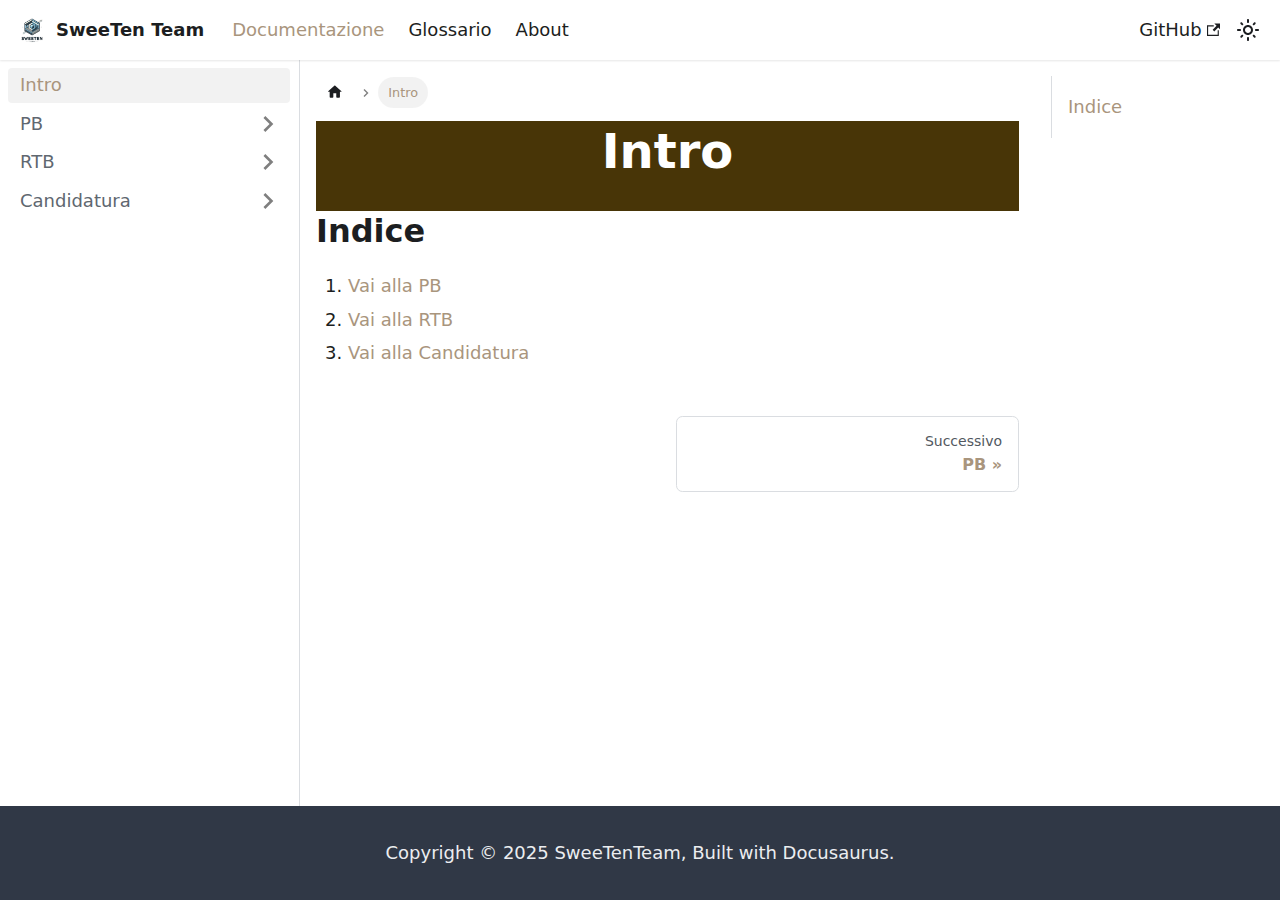
<file: docs/intro.html>
<!doctype html>
<html lang="it" dir="ltr" class="docs-wrapper plugin-docs plugin-id-default docs-version-current docs-doc-page docs-doc-id-intro" data-has-hydrated="false">
<head>
<meta charset="UTF-8">
<meta name="generator" content="Docusaurus v3.6.0">
<title data-rh="true">Intro | SweeTen Team</title><meta data-rh="true" name="viewport" content="width=device-width,initial-scale=1"><meta data-rh="true" name="twitter:card" content="summary_large_image"><meta data-rh="true" property="og:url" content="https://sweetenteam.github.io/docs/intro"><meta data-rh="true" property="og:locale" content="it"><meta data-rh="true" name="docusaurus_locale" content="it"><meta data-rh="true" name="docsearch:language" content="it"><meta data-rh="true" name="docusaurus_version" content="current"><meta data-rh="true" name="docusaurus_tag" content="docs-default-current"><meta data-rh="true" name="docsearch:version" content="current"><meta data-rh="true" name="docsearch:docusaurus_tag" content="docs-default-current"><meta data-rh="true" property="og:title" content="Intro | SweeTen Team"><meta data-rh="true" name="description" content="Indice"><meta data-rh="true" property="og:description" content="Indice"><link data-rh="true" rel="icon" href="/img/favicon.ico"><link data-rh="true" rel="canonical" href="https://sweetenteam.github.io/docs/intro"><link data-rh="true" rel="alternate" href="https://sweetenteam.github.io/docs/intro" hreflang="it"><link data-rh="true" rel="alternate" href="https://sweetenteam.github.io/docs/intro" hreflang="x-default"><link rel="stylesheet" href="/assets/css/styles.9c158692.css">
<script src="/assets/js/runtime~main.d0ac386a.js" defer="defer"></script>
<script src="/assets/js/main.130b7fe0.js" defer="defer"></script>
</head>
<body class="navigation-with-keyboard">
<script>!function(){function t(t){document.documentElement.setAttribute("data-theme",t)}var e=function(){try{return new URLSearchParams(window.location.search).get("docusaurus-theme")}catch(t){}}()||function(){try{return window.localStorage.getItem("theme")}catch(t){}}();t(null!==e?e:"light")}(),function(){try{const n=new URLSearchParams(window.location.search).entries();for(var[t,e]of n)if(t.startsWith("docusaurus-data-")){var a=t.replace("docusaurus-data-","data-");document.documentElement.setAttribute(a,e)}}catch(t){}}()</script><div id="__docusaurus"><div role="region" aria-label="Passa al contenuto principale"><a class="skipToContent_fXgn" href="#__docusaurus_skipToContent_fallback">Passa al contenuto principale</a></div><nav aria-label="Principale" class="navbar navbar--fixed-top"><div class="navbar__inner"><div class="navbar__items"><button aria-label="Attiva/disattiva la barra di navigazione" aria-expanded="false" class="navbar__toggle clean-btn" type="button"><svg width="30" height="30" viewBox="0 0 30 30" aria-hidden="true"><path stroke="currentColor" stroke-linecap="round" stroke-miterlimit="10" stroke-width="2" d="M4 7h22M4 15h22M4 23h22"></path></svg></button><a class="navbar__brand" href="/"><div class="navbar__logo"><img src="/img/sweetenteam.png" alt="SweeTen Team Logo" class="themedComponent_mlkZ themedComponent--light_NVdE"><img src="/img/sweetenteam.png" alt="SweeTen Team Logo" class="themedComponent_mlkZ themedComponent--dark_xIcU"></div><b class="navbar__title text--truncate">SweeTen Team</b></a><a aria-current="page" class="navbar__item navbar__link navbar__link--active" href="/docs/intro">Documentazione</a><a class="navbar__item navbar__link" href="/docs/PB/Glossario">Glossario</a><a class="navbar__item navbar__link" href="/about">About</a></div><div class="navbar__items navbar__items--right"><a href="https://github.com/SweeTenTeam/Docs" target="_blank" rel="noopener noreferrer" class="navbar__item navbar__link">GitHub<svg width="13.5" height="13.5" aria-hidden="true" viewBox="0 0 24 24" class="iconExternalLink_nPIU"><path fill="currentColor" d="M21 13v10h-21v-19h12v2h-10v15h17v-8h2zm3-12h-10.988l4.035 4-6.977 7.07 2.828 2.828 6.977-7.07 4.125 4.172v-11z"></path></svg></a><div class="toggle_vylO colorModeToggle_DEke"><button class="clean-btn toggleButton_gllP toggleButtonDisabled_aARS" type="button" disabled="" title="Passa dalla modalità scura a quella chiara (currently modalità luce)" aria-label="Passa dalla modalità scura a quella chiara (currently modalità luce)" aria-live="polite" aria-pressed="false"><svg viewBox="0 0 24 24" width="24" height="24" class="lightToggleIcon_pyhR"><path fill="currentColor" d="M12,9c1.65,0,3,1.35,3,3s-1.35,3-3,3s-3-1.35-3-3S10.35,9,12,9 M12,7c-2.76,0-5,2.24-5,5s2.24,5,5,5s5-2.24,5-5 S14.76,7,12,7L12,7z M2,13l2,0c0.55,0,1-0.45,1-1s-0.45-1-1-1l-2,0c-0.55,0-1,0.45-1,1S1.45,13,2,13z M20,13l2,0c0.55,0,1-0.45,1-1 s-0.45-1-1-1l-2,0c-0.55,0-1,0.45-1,1S19.45,13,20,13z M11,2v2c0,0.55,0.45,1,1,1s1-0.45,1-1V2c0-0.55-0.45-1-1-1S11,1.45,11,2z M11,20v2c0,0.55,0.45,1,1,1s1-0.45,1-1v-2c0-0.55-0.45-1-1-1C11.45,19,11,19.45,11,20z M5.99,4.58c-0.39-0.39-1.03-0.39-1.41,0 c-0.39,0.39-0.39,1.03,0,1.41l1.06,1.06c0.39,0.39,1.03,0.39,1.41,0s0.39-1.03,0-1.41L5.99,4.58z M18.36,16.95 c-0.39-0.39-1.03-0.39-1.41,0c-0.39,0.39-0.39,1.03,0,1.41l1.06,1.06c0.39,0.39,1.03,0.39,1.41,0c0.39-0.39,0.39-1.03,0-1.41 L18.36,16.95z M19.42,5.99c0.39-0.39,0.39-1.03,0-1.41c-0.39-0.39-1.03-0.39-1.41,0l-1.06,1.06c-0.39,0.39-0.39,1.03,0,1.41 s1.03,0.39,1.41,0L19.42,5.99z M7.05,18.36c0.39-0.39,0.39-1.03,0-1.41c-0.39-0.39-1.03-0.39-1.41,0l-1.06,1.06 c-0.39,0.39-0.39,1.03,0,1.41s1.03,0.39,1.41,0L7.05,18.36z"></path></svg><svg viewBox="0 0 24 24" width="24" height="24" class="darkToggleIcon_wfgR"><path fill="currentColor" d="M9.37,5.51C9.19,6.15,9.1,6.82,9.1,7.5c0,4.08,3.32,7.4,7.4,7.4c0.68,0,1.35-0.09,1.99-0.27C17.45,17.19,14.93,19,12,19 c-3.86,0-7-3.14-7-7C5,9.07,6.81,6.55,9.37,5.51z M12,3c-4.97,0-9,4.03-9,9s4.03,9,9,9s9-4.03,9-9c0-0.46-0.04-0.92-0.1-1.36 c-0.98,1.37-2.58,2.26-4.4,2.26c-2.98,0-5.4-2.42-5.4-5.4c0-1.81,0.89-3.42,2.26-4.4C12.92,3.04,12.46,3,12,3L12,3z"></path></svg></button></div><div class="navbarSearchContainer_Bca1"></div></div></div><div role="presentation" class="navbar-sidebar__backdrop"></div></nav><div id="__docusaurus_skipToContent_fallback" class="main-wrapper mainWrapper_z2l0"><div class="docsWrapper_hBAB"><button aria-label="Torna indietro all&#x27;inizio" class="clean-btn theme-back-to-top-button backToTopButton_sjWU" type="button"></button><div class="docRoot_UBD9"><aside class="theme-doc-sidebar-container docSidebarContainer_YfHR"><div class="sidebarViewport_aRkj"><div class="sidebar_njMd"><nav aria-label="Barra laterale dei documenti" class="menu thin-scrollbar menu_SIkG"><ul class="theme-doc-sidebar-menu menu__list"><li class="theme-doc-sidebar-item-link theme-doc-sidebar-item-link-level-1 menu__list-item"><a class="menu__link menu__link--active" aria-current="page" href="/docs/intro">Intro</a></li><li class="theme-doc-sidebar-item-category theme-doc-sidebar-item-category-level-1 menu__list-item menu__list-item--collapsed"><div class="menu__list-item-collapsible"><a class="menu__link menu__link--sublist" href="/docs/PB">PB</a><button aria-label="Expand sidebar category &#x27;PB&#x27;" aria-expanded="false" type="button" class="clean-btn menu__caret"></button></div></li><li class="theme-doc-sidebar-item-category theme-doc-sidebar-item-category-level-1 menu__list-item menu__list-item--collapsed"><div class="menu__list-item-collapsible"><a class="menu__link menu__link--sublist" href="/docs/RTB">RTB</a><button aria-label="Expand sidebar category &#x27;RTB&#x27;" aria-expanded="false" type="button" class="clean-btn menu__caret"></button></div></li><li class="theme-doc-sidebar-item-category theme-doc-sidebar-item-category-level-1 menu__list-item menu__list-item--collapsed"><div class="menu__list-item-collapsible"><a class="menu__link menu__link--sublist" href="/docs/Candidatura">Candidatura</a><button aria-label="Expand sidebar category &#x27;Candidatura&#x27;" aria-expanded="false" type="button" class="clean-btn menu__caret"></button></div></li></ul></nav></div></div></aside><main class="docMainContainer_TBSr"><div class="container padding-top--md padding-bottom--lg"><div class="row"><div class="col docItemCol_VOVn"><div class="docItemContainer_Djhp"><article><nav class="theme-doc-breadcrumbs breadcrumbsContainer_Z_bl" aria-label="Briciole di pane"><ul class="breadcrumbs" itemscope="" itemtype="https://schema.org/BreadcrumbList"><li class="breadcrumbs__item"><a aria-label="Pagina principale" class="breadcrumbs__link" href="/"><svg viewBox="0 0 24 24" class="breadcrumbHomeIcon_YNFT"><path d="M10 19v-5h4v5c0 .55.45 1 1 1h3c.55 0 1-.45 1-1v-7h1.7c.46 0 .68-.57.33-.87L12.67 3.6c-.38-.34-.96-.34-1.34 0l-8.36 7.53c-.34.3-.13.87.33.87H5v7c0 .55.45 1 1 1h3c.55 0 1-.45 1-1z" fill="currentColor"></path></svg></a></li><li itemscope="" itemprop="itemListElement" itemtype="https://schema.org/ListItem" class="breadcrumbs__item breadcrumbs__item--active"><span class="breadcrumbs__link" itemprop="name">Intro</span><meta itemprop="position" content="1"></li></ul></nav><div class="tocCollapsible_ETCw theme-doc-toc-mobile tocMobile_ITEo"><button type="button" class="clean-btn tocCollapsibleButton_TO0P">Su questa pagina</button></div><div class="theme-doc-markdown markdown"><header><h1>Intro</h1></header><h2 class="anchor anchorWithStickyNavbar_LWe7" id="indice">Indice<a href="#indice" class="hash-link" aria-label="Link diretto a Indice" title="Link diretto a Indice">​</a></h2>
<ol>
<li><a href="/docs/PB">Vai alla PB</a></li>
<li><a href="/docs/RTB">Vai alla RTB</a></li>
<li><a href="/docs/Candidatura">Vai alla Candidatura</a></li>
</ol></div></article><nav class="pagination-nav docusaurus-mt-lg" aria-label="Pagina del documento"><a class="pagination-nav__link pagination-nav__link--next" href="/docs/PB"><div class="pagination-nav__sublabel">Successivo</div><div class="pagination-nav__label">PB</div></a></nav></div></div><div class="col col--3"><div class="tableOfContents_bqdL thin-scrollbar theme-doc-toc-desktop"><ul class="table-of-contents table-of-contents__left-border"><li><a href="#indice" class="table-of-contents__link toc-highlight">Indice</a></li></ul></div></div></div></div></main></div></div></div><footer class="footer footer--dark"><div class="container container-fluid"><div class="footer__bottom text--center"><div class="footer__copyright">Copyright © 2025 SweeTenTeam, Built with Docusaurus.</div></div></div></footer></div>
</body>
</html>
</file>
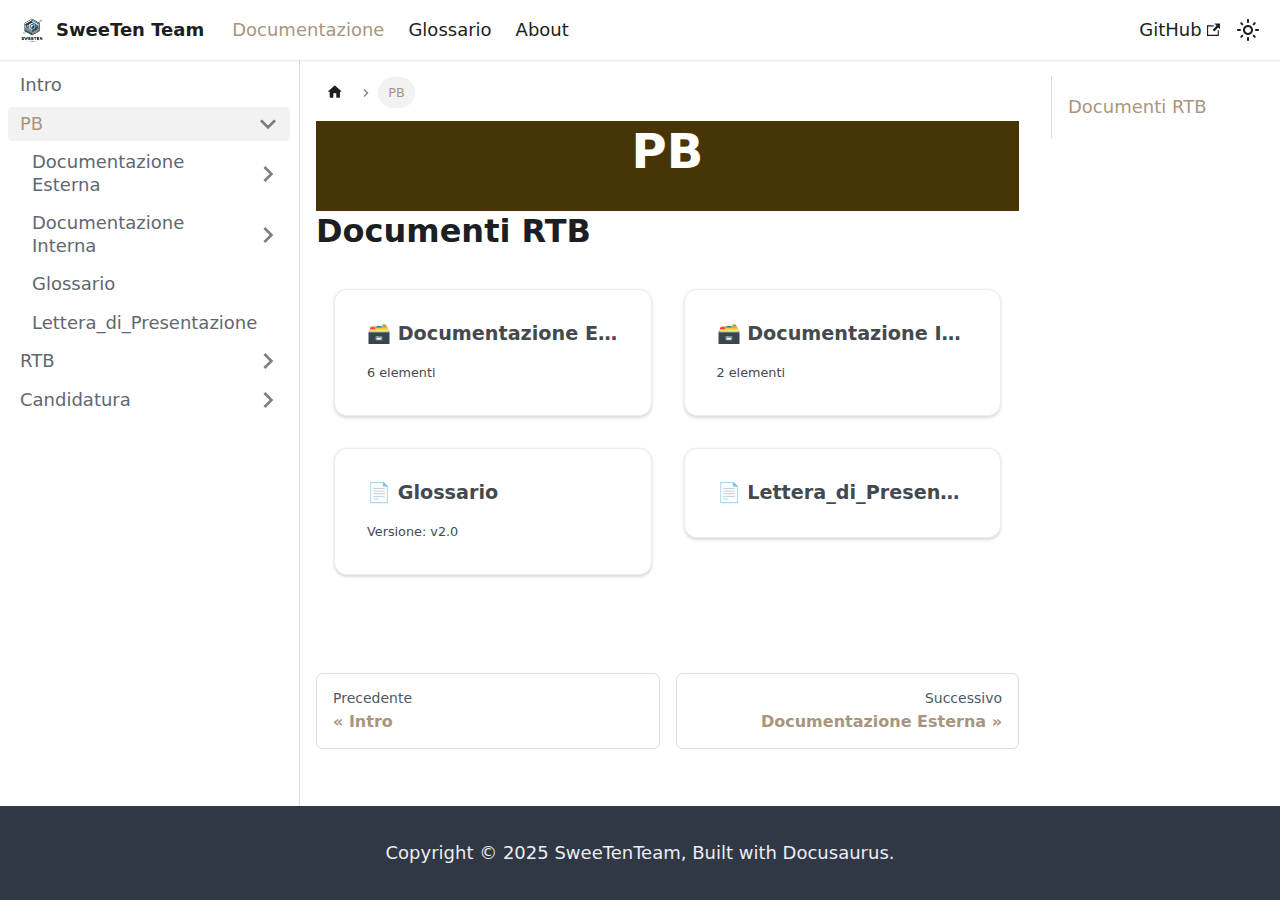
<file: docs/PB.html>
<!doctype html>
<html lang="it" dir="ltr" class="docs-wrapper plugin-docs plugin-id-default docs-version-current docs-doc-page docs-doc-id-PB/index" data-has-hydrated="false">
<head>
<meta charset="UTF-8">
<meta name="generator" content="Docusaurus v3.6.0">
<title data-rh="true">PB | SweeTen Team</title><meta data-rh="true" name="viewport" content="width=device-width,initial-scale=1"><meta data-rh="true" name="twitter:card" content="summary_large_image"><meta data-rh="true" property="og:url" content="https://sweetenteam.github.io/docs/PB"><meta data-rh="true" property="og:locale" content="it"><meta data-rh="true" name="docusaurus_locale" content="it"><meta data-rh="true" name="docsearch:language" content="it"><meta data-rh="true" name="docusaurus_version" content="current"><meta data-rh="true" name="docusaurus_tag" content="docs-default-current"><meta data-rh="true" name="docsearch:version" content="current"><meta data-rh="true" name="docsearch:docusaurus_tag" content="docs-default-current"><meta data-rh="true" property="og:title" content="PB | SweeTen Team"><meta data-rh="true" name="description" content="Documenti RTB"><meta data-rh="true" property="og:description" content="Documenti RTB"><link data-rh="true" rel="icon" href="/img/favicon.ico"><link data-rh="true" rel="canonical" href="https://sweetenteam.github.io/docs/PB"><link data-rh="true" rel="alternate" href="https://sweetenteam.github.io/docs/PB" hreflang="it"><link data-rh="true" rel="alternate" href="https://sweetenteam.github.io/docs/PB" hreflang="x-default"><link rel="stylesheet" href="/assets/css/styles.9c158692.css">
<script src="/assets/js/runtime~main.d0ac386a.js" defer="defer"></script>
<script src="/assets/js/main.130b7fe0.js" defer="defer"></script>
</head>
<body class="navigation-with-keyboard">
<script>!function(){function t(t){document.documentElement.setAttribute("data-theme",t)}var e=function(){try{return new URLSearchParams(window.location.search).get("docusaurus-theme")}catch(t){}}()||function(){try{return window.localStorage.getItem("theme")}catch(t){}}();t(null!==e?e:"light")}(),function(){try{const n=new URLSearchParams(window.location.search).entries();for(var[t,e]of n)if(t.startsWith("docusaurus-data-")){var a=t.replace("docusaurus-data-","data-");document.documentElement.setAttribute(a,e)}}catch(t){}}()</script><div id="__docusaurus"><div role="region" aria-label="Passa al contenuto principale"><a class="skipToContent_fXgn" href="#__docusaurus_skipToContent_fallback">Passa al contenuto principale</a></div><nav aria-label="Principale" class="navbar navbar--fixed-top"><div class="navbar__inner"><div class="navbar__items"><button aria-label="Attiva/disattiva la barra di navigazione" aria-expanded="false" class="navbar__toggle clean-btn" type="button"><svg width="30" height="30" viewBox="0 0 30 30" aria-hidden="true"><path stroke="currentColor" stroke-linecap="round" stroke-miterlimit="10" stroke-width="2" d="M4 7h22M4 15h22M4 23h22"></path></svg></button><a class="navbar__brand" href="/"><div class="navbar__logo"><img src="/img/sweetenteam.png" alt="SweeTen Team Logo" class="themedComponent_mlkZ themedComponent--light_NVdE"><img src="/img/sweetenteam.png" alt="SweeTen Team Logo" class="themedComponent_mlkZ themedComponent--dark_xIcU"></div><b class="navbar__title text--truncate">SweeTen Team</b></a><a aria-current="page" class="navbar__item navbar__link navbar__link--active" href="/docs/intro">Documentazione</a><a class="navbar__item navbar__link" href="/docs/PB/Glossario">Glossario</a><a class="navbar__item navbar__link" href="/about">About</a></div><div class="navbar__items navbar__items--right"><a href="https://github.com/SweeTenTeam/Docs" target="_blank" rel="noopener noreferrer" class="navbar__item navbar__link">GitHub<svg width="13.5" height="13.5" aria-hidden="true" viewBox="0 0 24 24" class="iconExternalLink_nPIU"><path fill="currentColor" d="M21 13v10h-21v-19h12v2h-10v15h17v-8h2zm3-12h-10.988l4.035 4-6.977 7.07 2.828 2.828 6.977-7.07 4.125 4.172v-11z"></path></svg></a><div class="toggle_vylO colorModeToggle_DEke"><button class="clean-btn toggleButton_gllP toggleButtonDisabled_aARS" type="button" disabled="" title="Passa dalla modalità scura a quella chiara (currently modalità luce)" aria-label="Passa dalla modalità scura a quella chiara (currently modalità luce)" aria-live="polite" aria-pressed="false"><svg viewBox="0 0 24 24" width="24" height="24" class="lightToggleIcon_pyhR"><path fill="currentColor" d="M12,9c1.65,0,3,1.35,3,3s-1.35,3-3,3s-3-1.35-3-3S10.35,9,12,9 M12,7c-2.76,0-5,2.24-5,5s2.24,5,5,5s5-2.24,5-5 S14.76,7,12,7L12,7z M2,13l2,0c0.55,0,1-0.45,1-1s-0.45-1-1-1l-2,0c-0.55,0-1,0.45-1,1S1.45,13,2,13z M20,13l2,0c0.55,0,1-0.45,1-1 s-0.45-1-1-1l-2,0c-0.55,0-1,0.45-1,1S19.45,13,20,13z M11,2v2c0,0.55,0.45,1,1,1s1-0.45,1-1V2c0-0.55-0.45-1-1-1S11,1.45,11,2z M11,20v2c0,0.55,0.45,1,1,1s1-0.45,1-1v-2c0-0.55-0.45-1-1-1C11.45,19,11,19.45,11,20z M5.99,4.58c-0.39-0.39-1.03-0.39-1.41,0 c-0.39,0.39-0.39,1.03,0,1.41l1.06,1.06c0.39,0.39,1.03,0.39,1.41,0s0.39-1.03,0-1.41L5.99,4.58z M18.36,16.95 c-0.39-0.39-1.03-0.39-1.41,0c-0.39,0.39-0.39,1.03,0,1.41l1.06,1.06c0.39,0.39,1.03,0.39,1.41,0c0.39-0.39,0.39-1.03,0-1.41 L18.36,16.95z M19.42,5.99c0.39-0.39,0.39-1.03,0-1.41c-0.39-0.39-1.03-0.39-1.41,0l-1.06,1.06c-0.39,0.39-0.39,1.03,0,1.41 s1.03,0.39,1.41,0L19.42,5.99z M7.05,18.36c0.39-0.39,0.39-1.03,0-1.41c-0.39-0.39-1.03-0.39-1.41,0l-1.06,1.06 c-0.39,0.39-0.39,1.03,0,1.41s1.03,0.39,1.41,0L7.05,18.36z"></path></svg><svg viewBox="0 0 24 24" width="24" height="24" class="darkToggleIcon_wfgR"><path fill="currentColor" d="M9.37,5.51C9.19,6.15,9.1,6.82,9.1,7.5c0,4.08,3.32,7.4,7.4,7.4c0.68,0,1.35-0.09,1.99-0.27C17.45,17.19,14.93,19,12,19 c-3.86,0-7-3.14-7-7C5,9.07,6.81,6.55,9.37,5.51z M12,3c-4.97,0-9,4.03-9,9s4.03,9,9,9s9-4.03,9-9c0-0.46-0.04-0.92-0.1-1.36 c-0.98,1.37-2.58,2.26-4.4,2.26c-2.98,0-5.4-2.42-5.4-5.4c0-1.81,0.89-3.42,2.26-4.4C12.92,3.04,12.46,3,12,3L12,3z"></path></svg></button></div><div class="navbarSearchContainer_Bca1"></div></div></div><div role="presentation" class="navbar-sidebar__backdrop"></div></nav><div id="__docusaurus_skipToContent_fallback" class="main-wrapper mainWrapper_z2l0"><div class="docsWrapper_hBAB"><button aria-label="Torna indietro all&#x27;inizio" class="clean-btn theme-back-to-top-button backToTopButton_sjWU" type="button"></button><div class="docRoot_UBD9"><aside class="theme-doc-sidebar-container docSidebarContainer_YfHR"><div class="sidebarViewport_aRkj"><div class="sidebar_njMd"><nav aria-label="Barra laterale dei documenti" class="menu thin-scrollbar menu_SIkG"><ul class="theme-doc-sidebar-menu menu__list"><li class="theme-doc-sidebar-item-link theme-doc-sidebar-item-link-level-1 menu__list-item"><a class="menu__link" href="/docs/intro">Intro</a></li><li class="theme-doc-sidebar-item-category theme-doc-sidebar-item-category-level-1 menu__list-item"><div class="menu__list-item-collapsible menu__list-item-collapsible--active"><a class="menu__link menu__link--sublist menu__link--active" aria-current="page" href="/docs/PB">PB</a><button aria-label="Collapse sidebar category &#x27;PB&#x27;" aria-expanded="true" type="button" class="clean-btn menu__caret"></button></div><ul style="display:block;overflow:visible;height:auto" class="menu__list"><li class="theme-doc-sidebar-item-category theme-doc-sidebar-item-category-level-2 menu__list-item menu__list-item--collapsed"><div class="menu__list-item-collapsible"><a class="menu__link menu__link--sublist" tabindex="0" href="/docs/PB/Documentazione_Esterna">Documentazione Esterna</a><button aria-label="Expand sidebar category &#x27;Documentazione Esterna&#x27;" aria-expanded="false" type="button" class="clean-btn menu__caret"></button></div></li><li class="theme-doc-sidebar-item-category theme-doc-sidebar-item-category-level-2 menu__list-item menu__list-item--collapsed"><div class="menu__list-item-collapsible"><a class="menu__link menu__link--sublist" tabindex="0" href="/docs/PB/Documentazione_Interna">Documentazione Interna</a><button aria-label="Expand sidebar category &#x27;Documentazione Interna&#x27;" aria-expanded="false" type="button" class="clean-btn menu__caret"></button></div></li><li class="theme-doc-sidebar-item-link theme-doc-sidebar-item-link-level-2 menu__list-item"><a class="menu__link" tabindex="0" href="/docs/PB/Glossario">Glossario</a></li><li class="theme-doc-sidebar-item-link theme-doc-sidebar-item-link-level-2 menu__list-item"><a class="menu__link" tabindex="0" href="/docs/PB/Lettera_di_Presentazione">Lettera_di_Presentazione</a></li></ul></li><li class="theme-doc-sidebar-item-category theme-doc-sidebar-item-category-level-1 menu__list-item menu__list-item--collapsed"><div class="menu__list-item-collapsible"><a class="menu__link menu__link--sublist" href="/docs/RTB">RTB</a><button aria-label="Expand sidebar category &#x27;RTB&#x27;" aria-expanded="false" type="button" class="clean-btn menu__caret"></button></div></li><li class="theme-doc-sidebar-item-category theme-doc-sidebar-item-category-level-1 menu__list-item menu__list-item--collapsed"><div class="menu__list-item-collapsible"><a class="menu__link menu__link--sublist" href="/docs/Candidatura">Candidatura</a><button aria-label="Expand sidebar category &#x27;Candidatura&#x27;" aria-expanded="false" type="button" class="clean-btn menu__caret"></button></div></li></ul></nav></div></div></aside><main class="docMainContainer_TBSr"><div class="container padding-top--md padding-bottom--lg"><div class="row"><div class="col docItemCol_VOVn"><div class="docItemContainer_Djhp"><article><nav class="theme-doc-breadcrumbs breadcrumbsContainer_Z_bl" aria-label="Briciole di pane"><ul class="breadcrumbs" itemscope="" itemtype="https://schema.org/BreadcrumbList"><li class="breadcrumbs__item"><a aria-label="Pagina principale" class="breadcrumbs__link" href="/"><svg viewBox="0 0 24 24" class="breadcrumbHomeIcon_YNFT"><path d="M10 19v-5h4v5c0 .55.45 1 1 1h3c.55 0 1-.45 1-1v-7h1.7c.46 0 .68-.57.33-.87L12.67 3.6c-.38-.34-.96-.34-1.34 0l-8.36 7.53c-.34.3-.13.87.33.87H5v7c0 .55.45 1 1 1h3c.55 0 1-.45 1-1z" fill="currentColor"></path></svg></a></li><li itemscope="" itemprop="itemListElement" itemtype="https://schema.org/ListItem" class="breadcrumbs__item breadcrumbs__item--active"><span class="breadcrumbs__link" itemprop="name">PB</span><meta itemprop="position" content="1"></li></ul></nav><div class="tocCollapsible_ETCw theme-doc-toc-mobile tocMobile_ITEo"><button type="button" class="clean-btn tocCollapsibleButton_TO0P">Su questa pagina</button></div><div class="theme-doc-markdown markdown"><header><h1>PB</h1></header><h2 class="anchor anchorWithStickyNavbar_LWe7" id="documenti-rtb">Documenti RTB<a href="#documenti-rtb" class="hash-link" aria-label="Link diretto a Documenti RTB" title="Link diretto a Documenti RTB">​</a></h2>
<section class="row"><article class="col col--6 margin-bottom--lg"><a class="card padding--lg cardContainer_fWXF" href="/docs/PB/Documentazione_Esterna"><h2 class="text--truncate cardTitle_rnsV" title="Documentazione Esterna">🗃️<!-- --> <!-- -->Documentazione Esterna</h2><p class="text--truncate cardDescription_PWke" title="6 elementi">6 elementi</p></a></article><article class="col col--6 margin-bottom--lg"><a class="card padding--lg cardContainer_fWXF" href="/docs/PB/Documentazione_Interna"><h2 class="text--truncate cardTitle_rnsV" title="Documentazione Interna">🗃️<!-- --> <!-- -->Documentazione Interna</h2><p class="text--truncate cardDescription_PWke" title="2 elementi">2 elementi</p></a></article><article class="col col--6 margin-bottom--lg"><a class="card padding--lg cardContainer_fWXF" href="/docs/PB/Glossario"><h2 class="text--truncate cardTitle_rnsV" title="Glossario">📄️<!-- --> <!-- -->Glossario</h2><p class="text--truncate cardDescription_PWke" title="Versione: v2.0">Versione: v2.0</p></a></article><article class="col col--6 margin-bottom--lg"><a class="card padding--lg cardContainer_fWXF" href="/docs/PB/Lettera_di_Presentazione"><h2 class="text--truncate cardTitle_rnsV" title="Lettera_di_Presentazione">📄️<!-- --> <!-- -->Lettera_di_Presentazione</h2></a></article></section></div></article><nav class="pagination-nav docusaurus-mt-lg" aria-label="Pagina del documento"><a class="pagination-nav__link pagination-nav__link--prev" href="/docs/intro"><div class="pagination-nav__sublabel">Precedente</div><div class="pagination-nav__label">Intro</div></a><a class="pagination-nav__link pagination-nav__link--next" href="/docs/PB/Documentazione_Esterna"><div class="pagination-nav__sublabel">Successivo</div><div class="pagination-nav__label">Documentazione Esterna</div></a></nav></div></div><div class="col col--3"><div class="tableOfContents_bqdL thin-scrollbar theme-doc-toc-desktop"><ul class="table-of-contents table-of-contents__left-border"><li><a href="#documenti-rtb" class="table-of-contents__link toc-highlight">Documenti RTB</a></li></ul></div></div></div></div></main></div></div></div><footer class="footer footer--dark"><div class="container container-fluid"><div class="footer__bottom text--center"><div class="footer__copyright">Copyright © 2025 SweeTenTeam, Built with Docusaurus.</div></div></div></footer></div>
</body>
</html>
</file>
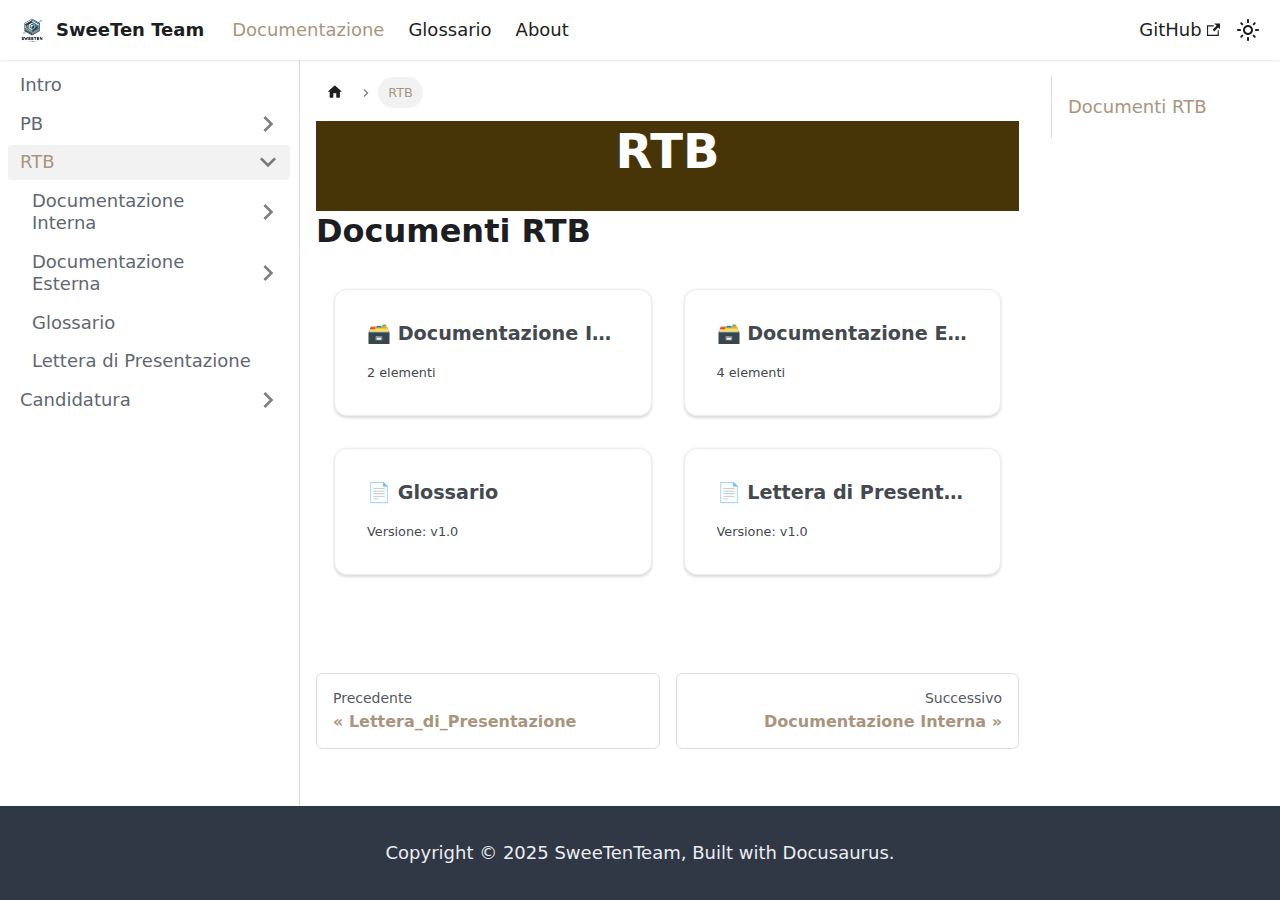
<file: docs/RTB.html>
<!doctype html>
<html lang="it" dir="ltr" class="docs-wrapper plugin-docs plugin-id-default docs-version-current docs-doc-page docs-doc-id-RTB/index" data-has-hydrated="false">
<head>
<meta charset="UTF-8">
<meta name="generator" content="Docusaurus v3.6.0">
<title data-rh="true">RTB | SweeTen Team</title><meta data-rh="true" name="viewport" content="width=device-width,initial-scale=1"><meta data-rh="true" name="twitter:card" content="summary_large_image"><meta data-rh="true" property="og:url" content="https://sweetenteam.github.io/docs/RTB"><meta data-rh="true" property="og:locale" content="it"><meta data-rh="true" name="docusaurus_locale" content="it"><meta data-rh="true" name="docsearch:language" content="it"><meta data-rh="true" name="docusaurus_version" content="current"><meta data-rh="true" name="docusaurus_tag" content="docs-default-current"><meta data-rh="true" name="docsearch:version" content="current"><meta data-rh="true" name="docsearch:docusaurus_tag" content="docs-default-current"><meta data-rh="true" property="og:title" content="RTB | SweeTen Team"><meta data-rh="true" name="description" content="Documenti RTB"><meta data-rh="true" property="og:description" content="Documenti RTB"><link data-rh="true" rel="icon" href="/img/favicon.ico"><link data-rh="true" rel="canonical" href="https://sweetenteam.github.io/docs/RTB"><link data-rh="true" rel="alternate" href="https://sweetenteam.github.io/docs/RTB" hreflang="it"><link data-rh="true" rel="alternate" href="https://sweetenteam.github.io/docs/RTB" hreflang="x-default"><link rel="stylesheet" href="/assets/css/styles.9c158692.css">
<script src="/assets/js/runtime~main.d0ac386a.js" defer="defer"></script>
<script src="/assets/js/main.130b7fe0.js" defer="defer"></script>
</head>
<body class="navigation-with-keyboard">
<script>!function(){function t(t){document.documentElement.setAttribute("data-theme",t)}var e=function(){try{return new URLSearchParams(window.location.search).get("docusaurus-theme")}catch(t){}}()||function(){try{return window.localStorage.getItem("theme")}catch(t){}}();t(null!==e?e:"light")}(),function(){try{const n=new URLSearchParams(window.location.search).entries();for(var[t,e]of n)if(t.startsWith("docusaurus-data-")){var a=t.replace("docusaurus-data-","data-");document.documentElement.setAttribute(a,e)}}catch(t){}}()</script><div id="__docusaurus"><div role="region" aria-label="Passa al contenuto principale"><a class="skipToContent_fXgn" href="#__docusaurus_skipToContent_fallback">Passa al contenuto principale</a></div><nav aria-label="Principale" class="navbar navbar--fixed-top"><div class="navbar__inner"><div class="navbar__items"><button aria-label="Attiva/disattiva la barra di navigazione" aria-expanded="false" class="navbar__toggle clean-btn" type="button"><svg width="30" height="30" viewBox="0 0 30 30" aria-hidden="true"><path stroke="currentColor" stroke-linecap="round" stroke-miterlimit="10" stroke-width="2" d="M4 7h22M4 15h22M4 23h22"></path></svg></button><a class="navbar__brand" href="/"><div class="navbar__logo"><img src="/img/sweetenteam.png" alt="SweeTen Team Logo" class="themedComponent_mlkZ themedComponent--light_NVdE"><img src="/img/sweetenteam.png" alt="SweeTen Team Logo" class="themedComponent_mlkZ themedComponent--dark_xIcU"></div><b class="navbar__title text--truncate">SweeTen Team</b></a><a aria-current="page" class="navbar__item navbar__link navbar__link--active" href="/docs/intro">Documentazione</a><a class="navbar__item navbar__link" href="/docs/PB/Glossario">Glossario</a><a class="navbar__item navbar__link" href="/about">About</a></div><div class="navbar__items navbar__items--right"><a href="https://github.com/SweeTenTeam/Docs" target="_blank" rel="noopener noreferrer" class="navbar__item navbar__link">GitHub<svg width="13.5" height="13.5" aria-hidden="true" viewBox="0 0 24 24" class="iconExternalLink_nPIU"><path fill="currentColor" d="M21 13v10h-21v-19h12v2h-10v15h17v-8h2zm3-12h-10.988l4.035 4-6.977 7.07 2.828 2.828 6.977-7.07 4.125 4.172v-11z"></path></svg></a><div class="toggle_vylO colorModeToggle_DEke"><button class="clean-btn toggleButton_gllP toggleButtonDisabled_aARS" type="button" disabled="" title="Passa dalla modalità scura a quella chiara (currently modalità luce)" aria-label="Passa dalla modalità scura a quella chiara (currently modalità luce)" aria-live="polite" aria-pressed="false"><svg viewBox="0 0 24 24" width="24" height="24" class="lightToggleIcon_pyhR"><path fill="currentColor" d="M12,9c1.65,0,3,1.35,3,3s-1.35,3-3,3s-3-1.35-3-3S10.35,9,12,9 M12,7c-2.76,0-5,2.24-5,5s2.24,5,5,5s5-2.24,5-5 S14.76,7,12,7L12,7z M2,13l2,0c0.55,0,1-0.45,1-1s-0.45-1-1-1l-2,0c-0.55,0-1,0.45-1,1S1.45,13,2,13z M20,13l2,0c0.55,0,1-0.45,1-1 s-0.45-1-1-1l-2,0c-0.55,0-1,0.45-1,1S19.45,13,20,13z M11,2v2c0,0.55,0.45,1,1,1s1-0.45,1-1V2c0-0.55-0.45-1-1-1S11,1.45,11,2z M11,20v2c0,0.55,0.45,1,1,1s1-0.45,1-1v-2c0-0.55-0.45-1-1-1C11.45,19,11,19.45,11,20z M5.99,4.58c-0.39-0.39-1.03-0.39-1.41,0 c-0.39,0.39-0.39,1.03,0,1.41l1.06,1.06c0.39,0.39,1.03,0.39,1.41,0s0.39-1.03,0-1.41L5.99,4.58z M18.36,16.95 c-0.39-0.39-1.03-0.39-1.41,0c-0.39,0.39-0.39,1.03,0,1.41l1.06,1.06c0.39,0.39,1.03,0.39,1.41,0c0.39-0.39,0.39-1.03,0-1.41 L18.36,16.95z M19.42,5.99c0.39-0.39,0.39-1.03,0-1.41c-0.39-0.39-1.03-0.39-1.41,0l-1.06,1.06c-0.39,0.39-0.39,1.03,0,1.41 s1.03,0.39,1.41,0L19.42,5.99z M7.05,18.36c0.39-0.39,0.39-1.03,0-1.41c-0.39-0.39-1.03-0.39-1.41,0l-1.06,1.06 c-0.39,0.39-0.39,1.03,0,1.41s1.03,0.39,1.41,0L7.05,18.36z"></path></svg><svg viewBox="0 0 24 24" width="24" height="24" class="darkToggleIcon_wfgR"><path fill="currentColor" d="M9.37,5.51C9.19,6.15,9.1,6.82,9.1,7.5c0,4.08,3.32,7.4,7.4,7.4c0.68,0,1.35-0.09,1.99-0.27C17.45,17.19,14.93,19,12,19 c-3.86,0-7-3.14-7-7C5,9.07,6.81,6.55,9.37,5.51z M12,3c-4.97,0-9,4.03-9,9s4.03,9,9,9s9-4.03,9-9c0-0.46-0.04-0.92-0.1-1.36 c-0.98,1.37-2.58,2.26-4.4,2.26c-2.98,0-5.4-2.42-5.4-5.4c0-1.81,0.89-3.42,2.26-4.4C12.92,3.04,12.46,3,12,3L12,3z"></path></svg></button></div><div class="navbarSearchContainer_Bca1"></div></div></div><div role="presentation" class="navbar-sidebar__backdrop"></div></nav><div id="__docusaurus_skipToContent_fallback" class="main-wrapper mainWrapper_z2l0"><div class="docsWrapper_hBAB"><button aria-label="Torna indietro all&#x27;inizio" class="clean-btn theme-back-to-top-button backToTopButton_sjWU" type="button"></button><div class="docRoot_UBD9"><aside class="theme-doc-sidebar-container docSidebarContainer_YfHR"><div class="sidebarViewport_aRkj"><div class="sidebar_njMd"><nav aria-label="Barra laterale dei documenti" class="menu thin-scrollbar menu_SIkG"><ul class="theme-doc-sidebar-menu menu__list"><li class="theme-doc-sidebar-item-link theme-doc-sidebar-item-link-level-1 menu__list-item"><a class="menu__link" href="/docs/intro">Intro</a></li><li class="theme-doc-sidebar-item-category theme-doc-sidebar-item-category-level-1 menu__list-item menu__list-item--collapsed"><div class="menu__list-item-collapsible"><a class="menu__link menu__link--sublist" href="/docs/PB">PB</a><button aria-label="Expand sidebar category &#x27;PB&#x27;" aria-expanded="false" type="button" class="clean-btn menu__caret"></button></div></li><li class="theme-doc-sidebar-item-category theme-doc-sidebar-item-category-level-1 menu__list-item"><div class="menu__list-item-collapsible menu__list-item-collapsible--active"><a class="menu__link menu__link--sublist menu__link--active" aria-current="page" href="/docs/RTB">RTB</a><button aria-label="Collapse sidebar category &#x27;RTB&#x27;" aria-expanded="true" type="button" class="clean-btn menu__caret"></button></div><ul style="display:block;overflow:visible;height:auto" class="menu__list"><li class="theme-doc-sidebar-item-category theme-doc-sidebar-item-category-level-2 menu__list-item menu__list-item--collapsed"><div class="menu__list-item-collapsible"><a class="menu__link menu__link--sublist" tabindex="0" href="/docs/RTB/Documentazione_Interna">Documentazione Interna</a><button aria-label="Expand sidebar category &#x27;Documentazione Interna&#x27;" aria-expanded="false" type="button" class="clean-btn menu__caret"></button></div></li><li class="theme-doc-sidebar-item-category theme-doc-sidebar-item-category-level-2 menu__list-item menu__list-item--collapsed"><div class="menu__list-item-collapsible"><a class="menu__link menu__link--sublist" tabindex="0" href="/docs/RTB/Documentazione_Esterna">Documentazione Esterna</a><button aria-label="Expand sidebar category &#x27;Documentazione Esterna&#x27;" aria-expanded="false" type="button" class="clean-btn menu__caret"></button></div></li><li class="theme-doc-sidebar-item-link theme-doc-sidebar-item-link-level-2 menu__list-item"><a class="menu__link" tabindex="0" href="/docs/RTB/Glossario">Glossario</a></li><li class="theme-doc-sidebar-item-link theme-doc-sidebar-item-link-level-2 menu__list-item"><a class="menu__link" tabindex="0" href="/docs/RTB/Lettera_di_Presentazione">Lettera di Presentazione</a></li></ul></li><li class="theme-doc-sidebar-item-category theme-doc-sidebar-item-category-level-1 menu__list-item menu__list-item--collapsed"><div class="menu__list-item-collapsible"><a class="menu__link menu__link--sublist" href="/docs/Candidatura">Candidatura</a><button aria-label="Expand sidebar category &#x27;Candidatura&#x27;" aria-expanded="false" type="button" class="clean-btn menu__caret"></button></div></li></ul></nav></div></div></aside><main class="docMainContainer_TBSr"><div class="container padding-top--md padding-bottom--lg"><div class="row"><div class="col docItemCol_VOVn"><div class="docItemContainer_Djhp"><article><nav class="theme-doc-breadcrumbs breadcrumbsContainer_Z_bl" aria-label="Briciole di pane"><ul class="breadcrumbs" itemscope="" itemtype="https://schema.org/BreadcrumbList"><li class="breadcrumbs__item"><a aria-label="Pagina principale" class="breadcrumbs__link" href="/"><svg viewBox="0 0 24 24" class="breadcrumbHomeIcon_YNFT"><path d="M10 19v-5h4v5c0 .55.45 1 1 1h3c.55 0 1-.45 1-1v-7h1.7c.46 0 .68-.57.33-.87L12.67 3.6c-.38-.34-.96-.34-1.34 0l-8.36 7.53c-.34.3-.13.87.33.87H5v7c0 .55.45 1 1 1h3c.55 0 1-.45 1-1z" fill="currentColor"></path></svg></a></li><li itemscope="" itemprop="itemListElement" itemtype="https://schema.org/ListItem" class="breadcrumbs__item breadcrumbs__item--active"><span class="breadcrumbs__link" itemprop="name">RTB</span><meta itemprop="position" content="1"></li></ul></nav><div class="tocCollapsible_ETCw theme-doc-toc-mobile tocMobile_ITEo"><button type="button" class="clean-btn tocCollapsibleButton_TO0P">Su questa pagina</button></div><div class="theme-doc-markdown markdown"><header><h1>RTB</h1></header><h2 class="anchor anchorWithStickyNavbar_LWe7" id="documenti-rtb">Documenti RTB<a href="#documenti-rtb" class="hash-link" aria-label="Link diretto a Documenti RTB" title="Link diretto a Documenti RTB">​</a></h2>
<section class="row"><article class="col col--6 margin-bottom--lg"><a class="card padding--lg cardContainer_fWXF" href="/docs/RTB/Documentazione_Interna"><h2 class="text--truncate cardTitle_rnsV" title="Documentazione Interna">🗃️<!-- --> <!-- -->Documentazione Interna</h2><p class="text--truncate cardDescription_PWke" title="2 elementi">2 elementi</p></a></article><article class="col col--6 margin-bottom--lg"><a class="card padding--lg cardContainer_fWXF" href="/docs/RTB/Documentazione_Esterna"><h2 class="text--truncate cardTitle_rnsV" title="Documentazione Esterna">🗃️<!-- --> <!-- -->Documentazione Esterna</h2><p class="text--truncate cardDescription_PWke" title="4 elementi">4 elementi</p></a></article><article class="col col--6 margin-bottom--lg"><a class="card padding--lg cardContainer_fWXF" href="/docs/RTB/Glossario"><h2 class="text--truncate cardTitle_rnsV" title="Glossario">📄️<!-- --> <!-- -->Glossario</h2><p class="text--truncate cardDescription_PWke" title="Versione: v1.0">Versione: v1.0</p></a></article><article class="col col--6 margin-bottom--lg"><a class="card padding--lg cardContainer_fWXF" href="/docs/RTB/Lettera_di_Presentazione"><h2 class="text--truncate cardTitle_rnsV" title="Lettera di Presentazione">📄️<!-- --> <!-- -->Lettera di Presentazione</h2><p class="text--truncate cardDescription_PWke" title="Versione: v1.0">Versione: v1.0</p></a></article></section></div></article><nav class="pagination-nav docusaurus-mt-lg" aria-label="Pagina del documento"><a class="pagination-nav__link pagination-nav__link--prev" href="/docs/PB/Lettera_di_Presentazione"><div class="pagination-nav__sublabel">Precedente</div><div class="pagination-nav__label">Lettera_di_Presentazione</div></a><a class="pagination-nav__link pagination-nav__link--next" href="/docs/RTB/Documentazione_Interna"><div class="pagination-nav__sublabel">Successivo</div><div class="pagination-nav__label">Documentazione Interna</div></a></nav></div></div><div class="col col--3"><div class="tableOfContents_bqdL thin-scrollbar theme-doc-toc-desktop"><ul class="table-of-contents table-of-contents__left-border"><li><a href="#documenti-rtb" class="table-of-contents__link toc-highlight">Documenti RTB</a></li></ul></div></div></div></div></main></div></div></div><footer class="footer footer--dark"><div class="container container-fluid"><div class="footer__bottom text--center"><div class="footer__copyright">Copyright © 2025 SweeTenTeam, Built with Docusaurus.</div></div></div></footer></div>
</body>
</html>
</file>
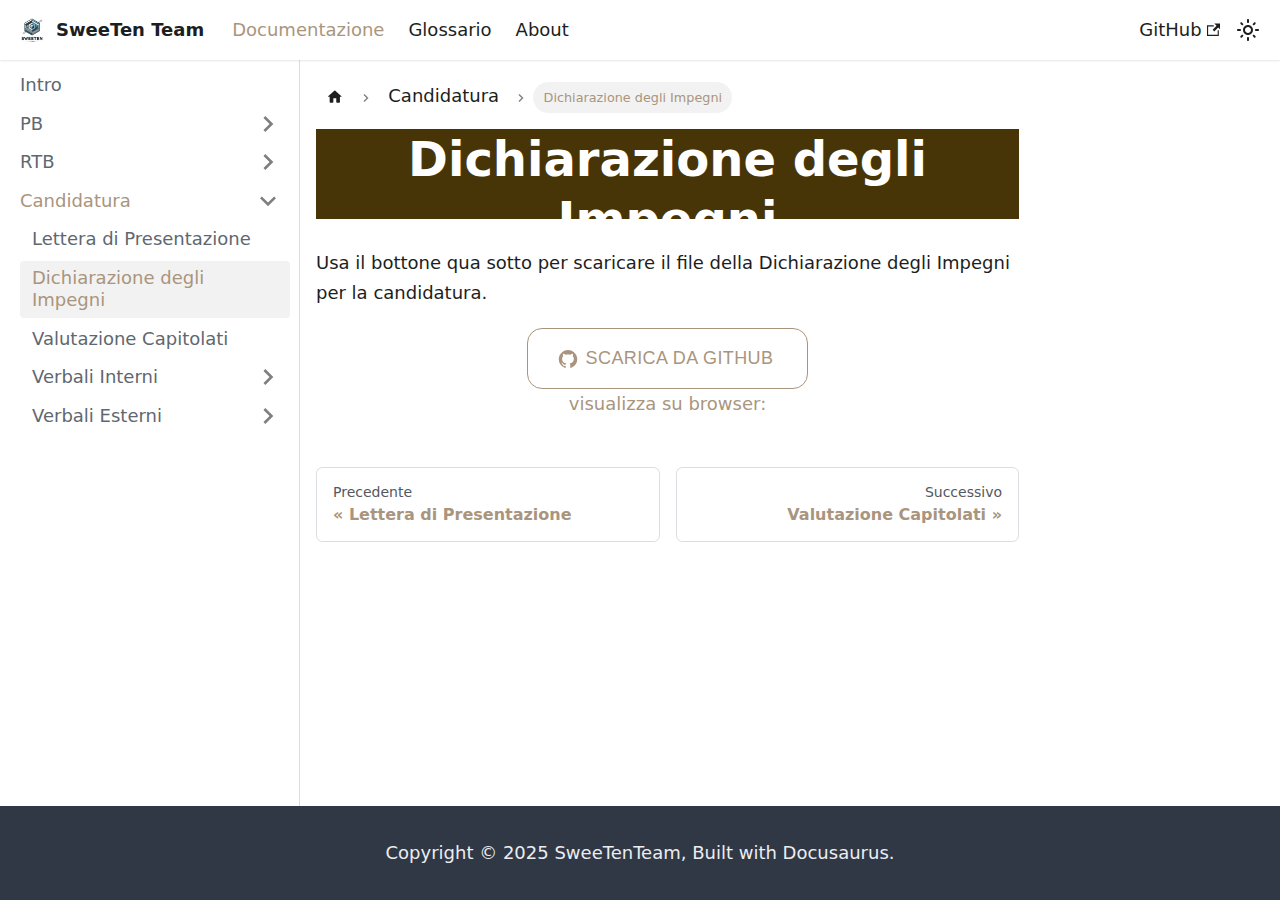
<file: docs/Candidatura/Dichiarazione_Impegni.html>
<!doctype html>
<html lang="it" dir="ltr" class="docs-wrapper plugin-docs plugin-id-default docs-version-current docs-doc-page docs-doc-id-Candidatura/Dichiarazione_Impegni" data-has-hydrated="false">
<head>
<meta charset="UTF-8">
<meta name="generator" content="Docusaurus v3.6.0">
<title data-rh="true">Dichiarazione degli Impegni | SweeTen Team</title><meta data-rh="true" name="viewport" content="width=device-width,initial-scale=1"><meta data-rh="true" name="twitter:card" content="summary_large_image"><meta data-rh="true" property="og:url" content="https://sweetenteam.github.io/docs/Candidatura/Dichiarazione_Impegni"><meta data-rh="true" property="og:locale" content="it"><meta data-rh="true" name="docusaurus_locale" content="it"><meta data-rh="true" name="docsearch:language" content="it"><meta data-rh="true" name="docusaurus_version" content="current"><meta data-rh="true" name="docusaurus_tag" content="docs-default-current"><meta data-rh="true" name="docsearch:version" content="current"><meta data-rh="true" name="docsearch:docusaurus_tag" content="docs-default-current"><meta data-rh="true" property="og:title" content="Dichiarazione degli Impegni | SweeTen Team"><meta data-rh="true" name="description" content="Usa il bottone qua sotto per scaricare il file della Dichiarazione degli Impegni"><meta data-rh="true" property="og:description" content="Usa il bottone qua sotto per scaricare il file della Dichiarazione degli Impegni"><link data-rh="true" rel="icon" href="/img/favicon.ico"><link data-rh="true" rel="canonical" href="https://sweetenteam.github.io/docs/Candidatura/Dichiarazione_Impegni"><link data-rh="true" rel="alternate" href="https://sweetenteam.github.io/docs/Candidatura/Dichiarazione_Impegni" hreflang="it"><link data-rh="true" rel="alternate" href="https://sweetenteam.github.io/docs/Candidatura/Dichiarazione_Impegni" hreflang="x-default"><link rel="stylesheet" href="/assets/css/styles.9c158692.css">
<script src="/assets/js/runtime~main.d0ac386a.js" defer="defer"></script>
<script src="/assets/js/main.130b7fe0.js" defer="defer"></script>
</head>
<body class="navigation-with-keyboard">
<script>!function(){function t(t){document.documentElement.setAttribute("data-theme",t)}var e=function(){try{return new URLSearchParams(window.location.search).get("docusaurus-theme")}catch(t){}}()||function(){try{return window.localStorage.getItem("theme")}catch(t){}}();t(null!==e?e:"light")}(),function(){try{const n=new URLSearchParams(window.location.search).entries();for(var[t,e]of n)if(t.startsWith("docusaurus-data-")){var a=t.replace("docusaurus-data-","data-");document.documentElement.setAttribute(a,e)}}catch(t){}}()</script><div id="__docusaurus"><div role="region" aria-label="Passa al contenuto principale"><a class="skipToContent_fXgn" href="#__docusaurus_skipToContent_fallback">Passa al contenuto principale</a></div><nav aria-label="Principale" class="navbar navbar--fixed-top"><div class="navbar__inner"><div class="navbar__items"><button aria-label="Attiva/disattiva la barra di navigazione" aria-expanded="false" class="navbar__toggle clean-btn" type="button"><svg width="30" height="30" viewBox="0 0 30 30" aria-hidden="true"><path stroke="currentColor" stroke-linecap="round" stroke-miterlimit="10" stroke-width="2" d="M4 7h22M4 15h22M4 23h22"></path></svg></button><a class="navbar__brand" href="/"><div class="navbar__logo"><img src="/img/sweetenteam.png" alt="SweeTen Team Logo" class="themedComponent_mlkZ themedComponent--light_NVdE"><img src="/img/sweetenteam.png" alt="SweeTen Team Logo" class="themedComponent_mlkZ themedComponent--dark_xIcU"></div><b class="navbar__title text--truncate">SweeTen Team</b></a><a aria-current="page" class="navbar__item navbar__link navbar__link--active" href="/docs/intro">Documentazione</a><a class="navbar__item navbar__link" href="/docs/PB/Glossario">Glossario</a><a class="navbar__item navbar__link" href="/about">About</a></div><div class="navbar__items navbar__items--right"><a href="https://github.com/SweeTenTeam/Docs" target="_blank" rel="noopener noreferrer" class="navbar__item navbar__link">GitHub<svg width="13.5" height="13.5" aria-hidden="true" viewBox="0 0 24 24" class="iconExternalLink_nPIU"><path fill="currentColor" d="M21 13v10h-21v-19h12v2h-10v15h17v-8h2zm3-12h-10.988l4.035 4-6.977 7.07 2.828 2.828 6.977-7.07 4.125 4.172v-11z"></path></svg></a><div class="toggle_vylO colorModeToggle_DEke"><button class="clean-btn toggleButton_gllP toggleButtonDisabled_aARS" type="button" disabled="" title="Passa dalla modalità scura a quella chiara (currently modalità luce)" aria-label="Passa dalla modalità scura a quella chiara (currently modalità luce)" aria-live="polite" aria-pressed="false"><svg viewBox="0 0 24 24" width="24" height="24" class="lightToggleIcon_pyhR"><path fill="currentColor" d="M12,9c1.65,0,3,1.35,3,3s-1.35,3-3,3s-3-1.35-3-3S10.35,9,12,9 M12,7c-2.76,0-5,2.24-5,5s2.24,5,5,5s5-2.24,5-5 S14.76,7,12,7L12,7z M2,13l2,0c0.55,0,1-0.45,1-1s-0.45-1-1-1l-2,0c-0.55,0-1,0.45-1,1S1.45,13,2,13z M20,13l2,0c0.55,0,1-0.45,1-1 s-0.45-1-1-1l-2,0c-0.55,0-1,0.45-1,1S19.45,13,20,13z M11,2v2c0,0.55,0.45,1,1,1s1-0.45,1-1V2c0-0.55-0.45-1-1-1S11,1.45,11,2z M11,20v2c0,0.55,0.45,1,1,1s1-0.45,1-1v-2c0-0.55-0.45-1-1-1C11.45,19,11,19.45,11,20z M5.99,4.58c-0.39-0.39-1.03-0.39-1.41,0 c-0.39,0.39-0.39,1.03,0,1.41l1.06,1.06c0.39,0.39,1.03,0.39,1.41,0s0.39-1.03,0-1.41L5.99,4.58z M18.36,16.95 c-0.39-0.39-1.03-0.39-1.41,0c-0.39,0.39-0.39,1.03,0,1.41l1.06,1.06c0.39,0.39,1.03,0.39,1.41,0c0.39-0.39,0.39-1.03,0-1.41 L18.36,16.95z M19.42,5.99c0.39-0.39,0.39-1.03,0-1.41c-0.39-0.39-1.03-0.39-1.41,0l-1.06,1.06c-0.39,0.39-0.39,1.03,0,1.41 s1.03,0.39,1.41,0L19.42,5.99z M7.05,18.36c0.39-0.39,0.39-1.03,0-1.41c-0.39-0.39-1.03-0.39-1.41,0l-1.06,1.06 c-0.39,0.39-0.39,1.03,0,1.41s1.03,0.39,1.41,0L7.05,18.36z"></path></svg><svg viewBox="0 0 24 24" width="24" height="24" class="darkToggleIcon_wfgR"><path fill="currentColor" d="M9.37,5.51C9.19,6.15,9.1,6.82,9.1,7.5c0,4.08,3.32,7.4,7.4,7.4c0.68,0,1.35-0.09,1.99-0.27C17.45,17.19,14.93,19,12,19 c-3.86,0-7-3.14-7-7C5,9.07,6.81,6.55,9.37,5.51z M12,3c-4.97,0-9,4.03-9,9s4.03,9,9,9s9-4.03,9-9c0-0.46-0.04-0.92-0.1-1.36 c-0.98,1.37-2.58,2.26-4.4,2.26c-2.98,0-5.4-2.42-5.4-5.4c0-1.81,0.89-3.42,2.26-4.4C12.92,3.04,12.46,3,12,3L12,3z"></path></svg></button></div><div class="navbarSearchContainer_Bca1"></div></div></div><div role="presentation" class="navbar-sidebar__backdrop"></div></nav><div id="__docusaurus_skipToContent_fallback" class="main-wrapper mainWrapper_z2l0"><div class="docsWrapper_hBAB"><button aria-label="Torna indietro all&#x27;inizio" class="clean-btn theme-back-to-top-button backToTopButton_sjWU" type="button"></button><div class="docRoot_UBD9"><aside class="theme-doc-sidebar-container docSidebarContainer_YfHR"><div class="sidebarViewport_aRkj"><div class="sidebar_njMd"><nav aria-label="Barra laterale dei documenti" class="menu thin-scrollbar menu_SIkG"><ul class="theme-doc-sidebar-menu menu__list"><li class="theme-doc-sidebar-item-link theme-doc-sidebar-item-link-level-1 menu__list-item"><a class="menu__link" href="/docs/intro">Intro</a></li><li class="theme-doc-sidebar-item-category theme-doc-sidebar-item-category-level-1 menu__list-item menu__list-item--collapsed"><div class="menu__list-item-collapsible"><a class="menu__link menu__link--sublist" href="/docs/PB">PB</a><button aria-label="Expand sidebar category &#x27;PB&#x27;" aria-expanded="false" type="button" class="clean-btn menu__caret"></button></div></li><li class="theme-doc-sidebar-item-category theme-doc-sidebar-item-category-level-1 menu__list-item menu__list-item--collapsed"><div class="menu__list-item-collapsible"><a class="menu__link menu__link--sublist" href="/docs/RTB">RTB</a><button aria-label="Expand sidebar category &#x27;RTB&#x27;" aria-expanded="false" type="button" class="clean-btn menu__caret"></button></div></li><li class="theme-doc-sidebar-item-category theme-doc-sidebar-item-category-level-1 menu__list-item"><div class="menu__list-item-collapsible"><a class="menu__link menu__link--sublist menu__link--active" href="/docs/Candidatura">Candidatura</a><button aria-label="Collapse sidebar category &#x27;Candidatura&#x27;" aria-expanded="true" type="button" class="clean-btn menu__caret"></button></div><ul style="display:block;overflow:visible;height:auto" class="menu__list"><li class="theme-doc-sidebar-item-link theme-doc-sidebar-item-link-level-2 menu__list-item"><a class="menu__link" tabindex="0" href="/docs/Candidatura/Lettera_di_Presentazione">Lettera di Presentazione</a></li><li class="theme-doc-sidebar-item-link theme-doc-sidebar-item-link-level-2 menu__list-item"><a class="menu__link menu__link--active" aria-current="page" tabindex="0" href="/docs/Candidatura/Dichiarazione_Impegni">Dichiarazione degli Impegni</a></li><li class="theme-doc-sidebar-item-link theme-doc-sidebar-item-link-level-2 menu__list-item"><a class="menu__link" tabindex="0" href="/docs/Candidatura/Valutazione_Capitolati">Valutazione Capitolati</a></li><li class="theme-doc-sidebar-item-category theme-doc-sidebar-item-category-level-2 menu__list-item menu__list-item--collapsed"><div class="menu__list-item-collapsible"><a class="menu__link menu__link--sublist" tabindex="0" href="/docs/Candidatura/Verbali_Interni">Verbali Interni</a><button aria-label="Expand sidebar category &#x27;Verbali Interni&#x27;" aria-expanded="false" type="button" class="clean-btn menu__caret"></button></div></li><li class="theme-doc-sidebar-item-category theme-doc-sidebar-item-category-level-2 menu__list-item menu__list-item--collapsed"><div class="menu__list-item-collapsible"><a class="menu__link menu__link--sublist" tabindex="0" href="/docs/Candidatura/Verbali_Esterni">Verbali Esterni</a><button aria-label="Expand sidebar category &#x27;Verbali Esterni&#x27;" aria-expanded="false" type="button" class="clean-btn menu__caret"></button></div></li></ul></li></ul></nav></div></div></aside><main class="docMainContainer_TBSr"><div class="container padding-top--md padding-bottom--lg"><div class="row"><div class="col docItemCol_VOVn"><div class="docItemContainer_Djhp"><article><nav class="theme-doc-breadcrumbs breadcrumbsContainer_Z_bl" aria-label="Briciole di pane"><ul class="breadcrumbs" itemscope="" itemtype="https://schema.org/BreadcrumbList"><li class="breadcrumbs__item"><a aria-label="Pagina principale" class="breadcrumbs__link" href="/"><svg viewBox="0 0 24 24" class="breadcrumbHomeIcon_YNFT"><path d="M10 19v-5h4v5c0 .55.45 1 1 1h3c.55 0 1-.45 1-1v-7h1.7c.46 0 .68-.57.33-.87L12.67 3.6c-.38-.34-.96-.34-1.34 0l-8.36 7.53c-.34.3-.13.87.33.87H5v7c0 .55.45 1 1 1h3c.55 0 1-.45 1-1z" fill="currentColor"></path></svg></a></li><li itemscope="" itemprop="itemListElement" itemtype="https://schema.org/ListItem" class="breadcrumbs__item"><a class="breadcrumbs__link" itemprop="item" href="/docs/Candidatura"><span itemprop="name">Candidatura</span></a><meta itemprop="position" content="1"></li><li itemscope="" itemprop="itemListElement" itemtype="https://schema.org/ListItem" class="breadcrumbs__item breadcrumbs__item--active"><span class="breadcrumbs__link" itemprop="name">Dichiarazione degli Impegni</span><meta itemprop="position" content="2"></li></ul></nav><div class="theme-doc-markdown markdown"><header><h1>Dichiarazione degli Impegni</h1></header>
<br>
<p>Usa il bottone qua sotto per scaricare il file della Dichiarazione degli Impegni
per la candidatura.</p>
<!-- --> <!-- -->
<div class="button-container"><style data-emotion="css pbv0ml">.css-pbv0ml{font-family:"Roboto","Helvetica","Arial",sans-serif;font-weight:500;font-size:0.875rem;line-height:1.75;letter-spacing:0.02857em;text-transform:uppercase;min-width:64px;padding:6px 16px;border:0;border-radius:4px;-webkit-transition:background-color 250ms cubic-bezier(0.4, 0, 0.2, 1) 0ms,box-shadow 250ms cubic-bezier(0.4, 0, 0.2, 1) 0ms,border-color 250ms cubic-bezier(0.4, 0, 0.2, 1) 0ms,color 250ms cubic-bezier(0.4, 0, 0.2, 1) 0ms;transition:background-color 250ms cubic-bezier(0.4, 0, 0.2, 1) 0ms,box-shadow 250ms cubic-bezier(0.4, 0, 0.2, 1) 0ms,border-color 250ms cubic-bezier(0.4, 0, 0.2, 1) 0ms,color 250ms cubic-bezier(0.4, 0, 0.2, 1) 0ms;padding:5px 15px;border:1px solid currentColor;border-color:var(--variant-outlinedBorder, currentColor);background-color:var(--variant-outlinedBg);color:var(--variant-outlinedColor);--variant-textColor:#1976d2;--variant-outlinedColor:#1976d2;--variant-outlinedBorder:rgba(25, 118, 210, 0.5);--variant-containedColor:#fff;--variant-containedBg:#1976d2;background-color:transparent;}.css-pbv0ml:hover{-webkit-text-decoration:none;text-decoration:none;}.css-pbv0ml.Mui-disabled{color:rgba(0, 0, 0, 0.26);}.css-pbv0ml.Mui-disabled{border:1px solid rgba(0, 0, 0, 0.12);}@media (hover: hover){.css-pbv0ml:hover{--variant-containedBg:#1565c0;--variant-textBg:rgba(25, 118, 210, 0.04);--variant-outlinedBorder:#1976d2;--variant-outlinedBg:rgba(25, 118, 210, 0.04);}}</style><style data-emotion="css 1khqhua">.css-1khqhua{display:-webkit-inline-box;display:-webkit-inline-flex;display:-ms-inline-flexbox;display:inline-flex;-webkit-align-items:center;-webkit-box-align:center;-ms-flex-align:center;align-items:center;-webkit-box-pack:center;-ms-flex-pack:center;-webkit-justify-content:center;justify-content:center;position:relative;box-sizing:border-box;-webkit-tap-highlight-color:transparent;background-color:transparent;outline:0;border:0;margin:0;border-radius:0;padding:0;cursor:pointer;-webkit-user-select:none;-moz-user-select:none;-ms-user-select:none;user-select:none;vertical-align:middle;-moz-appearance:none;-webkit-appearance:none;-webkit-text-decoration:none;text-decoration:none;color:inherit;font-family:"Roboto","Helvetica","Arial",sans-serif;font-weight:500;font-size:0.875rem;line-height:1.75;letter-spacing:0.02857em;text-transform:uppercase;min-width:64px;padding:6px 16px;border:0;border-radius:4px;-webkit-transition:background-color 250ms cubic-bezier(0.4, 0, 0.2, 1) 0ms,box-shadow 250ms cubic-bezier(0.4, 0, 0.2, 1) 0ms,border-color 250ms cubic-bezier(0.4, 0, 0.2, 1) 0ms,color 250ms cubic-bezier(0.4, 0, 0.2, 1) 0ms;transition:background-color 250ms cubic-bezier(0.4, 0, 0.2, 1) 0ms,box-shadow 250ms cubic-bezier(0.4, 0, 0.2, 1) 0ms,border-color 250ms cubic-bezier(0.4, 0, 0.2, 1) 0ms,color 250ms cubic-bezier(0.4, 0, 0.2, 1) 0ms;padding:5px 15px;border:1px solid currentColor;border-color:var(--variant-outlinedBorder, currentColor);background-color:var(--variant-outlinedBg);color:var(--variant-outlinedColor);--variant-textColor:#1976d2;--variant-outlinedColor:#1976d2;--variant-outlinedBorder:rgba(25, 118, 210, 0.5);--variant-containedColor:#fff;--variant-containedBg:#1976d2;background-color:transparent;}.css-1khqhua::-moz-focus-inner{border-style:none;}.css-1khqhua.Mui-disabled{pointer-events:none;cursor:default;}@media print{.css-1khqhua{-webkit-print-color-adjust:exact;color-adjust:exact;}}.css-1khqhua:hover{-webkit-text-decoration:none;text-decoration:none;}.css-1khqhua.Mui-disabled{color:rgba(0, 0, 0, 0.26);}.css-1khqhua.Mui-disabled{border:1px solid rgba(0, 0, 0, 0.12);}@media (hover: hover){.css-1khqhua:hover{--variant-containedBg:#1565c0;--variant-textBg:rgba(25, 118, 210, 0.04);--variant-outlinedBorder:#1976d2;--variant-outlinedBg:rgba(25, 118, 210, 0.04);}}</style><a class="MuiButtonBase-root MuiButton-root MuiButton-outlined MuiButton-outlinedPrimary MuiButton-sizeMedium MuiButton-outlinedSizeMedium MuiButton-colorPrimary MuiButton-root MuiButton-outlined MuiButton-outlinedPrimary MuiButton-sizeMedium MuiButton-outlinedSizeMedium MuiButton-colorPrimary css-1khqhua" tabindex="0" id="dwbtn" href="https://raw.githubusercontent.com/SweeTenTeam/Docs/master/documents/1-Candidatura/Dichiarazione_Degli_Impegni_V1.0.pdf"><style data-emotion="css 1s63ceu">.css-1s63ceu{display:inherit;margin-right:8px;margin-left:-4px;}.css-1s63ceu>*:nth-of-type(1){font-size:20px;}</style><span class="MuiButton-icon MuiButton-startIcon MuiButton-iconSizeMedium css-1s63ceu"><style data-emotion="css q7mezt">.css-q7mezt{-webkit-user-select:none;-moz-user-select:none;-ms-user-select:none;user-select:none;width:1em;height:1em;display:inline-block;-webkit-flex-shrink:0;-ms-flex-negative:0;flex-shrink:0;-webkit-transition:fill 200ms cubic-bezier(0.4, 0, 0.2, 1) 0ms;transition:fill 200ms cubic-bezier(0.4, 0, 0.2, 1) 0ms;fill:currentColor;font-size:1.5rem;}</style><svg class="MuiSvgIcon-root MuiSvgIcon-fontSizeMedium css-q7mezt" focusable="false" aria-hidden="true" viewBox="0 0 24 24" data-testid="GitHubIcon"><path d="M12 1.27a11 11 0 00-3.48 21.46c.55.09.73-.28.73-.55v-1.84c-3.03.64-3.67-1.46-3.67-1.46-.55-1.29-1.28-1.65-1.28-1.65-.92-.65.1-.65.1-.65 1.1 0 1.73 1.1 1.73 1.1.92 1.65 2.57 1.2 3.21.92a2 2 0 01.64-1.47c-2.47-.27-5.04-1.19-5.04-5.5 0-1.1.46-2.1 1.2-2.84a3.76 3.76 0 010-2.93s.91-.28 3.11 1.1c1.8-.49 3.7-.49 5.5 0 2.1-1.38 3.02-1.1 3.02-1.1a3.76 3.76 0 010 2.93c.83.74 1.2 1.74 1.2 2.94 0 4.21-2.57 5.13-5.04 5.4.45.37.82.92.82 2.02v3.03c0 .27.1.64.73.55A11 11 0 0012 1.27"></path></svg></span><p>Scarica da Github</p></a><a href="/pdf/documentazione_esterna/candidatura/Dichiarazione_Degli_Impegni_V1.0.pdf" target="_blank" rel="noopener noreferrer"><p>visualizza su browser:</p></a></div></div></article><nav class="pagination-nav docusaurus-mt-lg" aria-label="Pagina del documento"><a class="pagination-nav__link pagination-nav__link--prev" href="/docs/Candidatura/Lettera_di_Presentazione"><div class="pagination-nav__sublabel">Precedente</div><div class="pagination-nav__label">Lettera di Presentazione</div></a><a class="pagination-nav__link pagination-nav__link--next" href="/docs/Candidatura/Valutazione_Capitolati"><div class="pagination-nav__sublabel">Successivo</div><div class="pagination-nav__label">Valutazione Capitolati</div></a></nav></div></div></div></div></main></div></div></div><footer class="footer footer--dark"><div class="container container-fluid"><div class="footer__bottom text--center"><div class="footer__copyright">Copyright © 2025 SweeTenTeam, Built with Docusaurus.</div></div></div></footer></div>
</body>
</html>
</file>
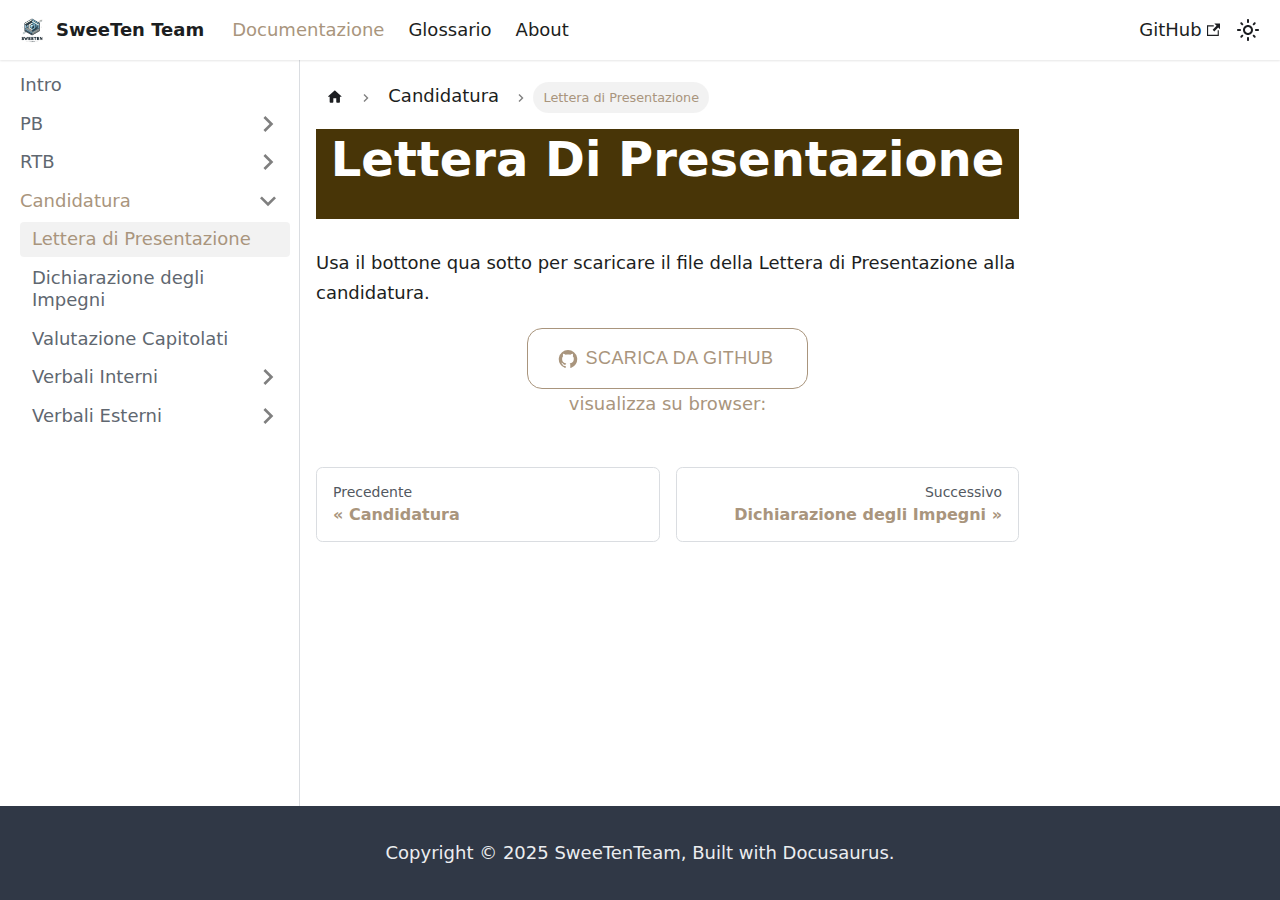
<file: docs/Candidatura/Lettera_di_Presentazione.html>
<!doctype html>
<html lang="it" dir="ltr" class="docs-wrapper plugin-docs plugin-id-default docs-version-current docs-doc-page docs-doc-id-Candidatura/Lettera_di_Presentazione" data-has-hydrated="false">
<head>
<meta charset="UTF-8">
<meta name="generator" content="Docusaurus v3.6.0">
<title data-rh="true">Lettera di Presentazione | SweeTen Team</title><meta data-rh="true" name="viewport" content="width=device-width,initial-scale=1"><meta data-rh="true" name="twitter:card" content="summary_large_image"><meta data-rh="true" property="og:url" content="https://sweetenteam.github.io/docs/Candidatura/Lettera_di_Presentazione"><meta data-rh="true" property="og:locale" content="it"><meta data-rh="true" name="docusaurus_locale" content="it"><meta data-rh="true" name="docsearch:language" content="it"><meta data-rh="true" name="docusaurus_version" content="current"><meta data-rh="true" name="docusaurus_tag" content="docs-default-current"><meta data-rh="true" name="docsearch:version" content="current"><meta data-rh="true" name="docsearch:docusaurus_tag" content="docs-default-current"><meta data-rh="true" property="og:title" content="Lettera di Presentazione | SweeTen Team"><meta data-rh="true" name="description" content="Usa il bottone qua sotto per scaricare il file della Lettera di Presentazione alla"><meta data-rh="true" property="og:description" content="Usa il bottone qua sotto per scaricare il file della Lettera di Presentazione alla"><link data-rh="true" rel="icon" href="/img/favicon.ico"><link data-rh="true" rel="canonical" href="https://sweetenteam.github.io/docs/Candidatura/Lettera_di_Presentazione"><link data-rh="true" rel="alternate" href="https://sweetenteam.github.io/docs/Candidatura/Lettera_di_Presentazione" hreflang="it"><link data-rh="true" rel="alternate" href="https://sweetenteam.github.io/docs/Candidatura/Lettera_di_Presentazione" hreflang="x-default"><link rel="stylesheet" href="/assets/css/styles.9c158692.css">
<script src="/assets/js/runtime~main.d0ac386a.js" defer="defer"></script>
<script src="/assets/js/main.130b7fe0.js" defer="defer"></script>
</head>
<body class="navigation-with-keyboard">
<script>!function(){function t(t){document.documentElement.setAttribute("data-theme",t)}var e=function(){try{return new URLSearchParams(window.location.search).get("docusaurus-theme")}catch(t){}}()||function(){try{return window.localStorage.getItem("theme")}catch(t){}}();t(null!==e?e:"light")}(),function(){try{const n=new URLSearchParams(window.location.search).entries();for(var[t,e]of n)if(t.startsWith("docusaurus-data-")){var a=t.replace("docusaurus-data-","data-");document.documentElement.setAttribute(a,e)}}catch(t){}}()</script><div id="__docusaurus"><div role="region" aria-label="Passa al contenuto principale"><a class="skipToContent_fXgn" href="#__docusaurus_skipToContent_fallback">Passa al contenuto principale</a></div><nav aria-label="Principale" class="navbar navbar--fixed-top"><div class="navbar__inner"><div class="navbar__items"><button aria-label="Attiva/disattiva la barra di navigazione" aria-expanded="false" class="navbar__toggle clean-btn" type="button"><svg width="30" height="30" viewBox="0 0 30 30" aria-hidden="true"><path stroke="currentColor" stroke-linecap="round" stroke-miterlimit="10" stroke-width="2" d="M4 7h22M4 15h22M4 23h22"></path></svg></button><a class="navbar__brand" href="/"><div class="navbar__logo"><img src="/img/sweetenteam.png" alt="SweeTen Team Logo" class="themedComponent_mlkZ themedComponent--light_NVdE"><img src="/img/sweetenteam.png" alt="SweeTen Team Logo" class="themedComponent_mlkZ themedComponent--dark_xIcU"></div><b class="navbar__title text--truncate">SweeTen Team</b></a><a aria-current="page" class="navbar__item navbar__link navbar__link--active" href="/docs/intro">Documentazione</a><a class="navbar__item navbar__link" href="/docs/PB/Glossario">Glossario</a><a class="navbar__item navbar__link" href="/about">About</a></div><div class="navbar__items navbar__items--right"><a href="https://github.com/SweeTenTeam/Docs" target="_blank" rel="noopener noreferrer" class="navbar__item navbar__link">GitHub<svg width="13.5" height="13.5" aria-hidden="true" viewBox="0 0 24 24" class="iconExternalLink_nPIU"><path fill="currentColor" d="M21 13v10h-21v-19h12v2h-10v15h17v-8h2zm3-12h-10.988l4.035 4-6.977 7.07 2.828 2.828 6.977-7.07 4.125 4.172v-11z"></path></svg></a><div class="toggle_vylO colorModeToggle_DEke"><button class="clean-btn toggleButton_gllP toggleButtonDisabled_aARS" type="button" disabled="" title="Passa dalla modalità scura a quella chiara (currently modalità luce)" aria-label="Passa dalla modalità scura a quella chiara (currently modalità luce)" aria-live="polite" aria-pressed="false"><svg viewBox="0 0 24 24" width="24" height="24" class="lightToggleIcon_pyhR"><path fill="currentColor" d="M12,9c1.65,0,3,1.35,3,3s-1.35,3-3,3s-3-1.35-3-3S10.35,9,12,9 M12,7c-2.76,0-5,2.24-5,5s2.24,5,5,5s5-2.24,5-5 S14.76,7,12,7L12,7z M2,13l2,0c0.55,0,1-0.45,1-1s-0.45-1-1-1l-2,0c-0.55,0-1,0.45-1,1S1.45,13,2,13z M20,13l2,0c0.55,0,1-0.45,1-1 s-0.45-1-1-1l-2,0c-0.55,0-1,0.45-1,1S19.45,13,20,13z M11,2v2c0,0.55,0.45,1,1,1s1-0.45,1-1V2c0-0.55-0.45-1-1-1S11,1.45,11,2z M11,20v2c0,0.55,0.45,1,1,1s1-0.45,1-1v-2c0-0.55-0.45-1-1-1C11.45,19,11,19.45,11,20z M5.99,4.58c-0.39-0.39-1.03-0.39-1.41,0 c-0.39,0.39-0.39,1.03,0,1.41l1.06,1.06c0.39,0.39,1.03,0.39,1.41,0s0.39-1.03,0-1.41L5.99,4.58z M18.36,16.95 c-0.39-0.39-1.03-0.39-1.41,0c-0.39,0.39-0.39,1.03,0,1.41l1.06,1.06c0.39,0.39,1.03,0.39,1.41,0c0.39-0.39,0.39-1.03,0-1.41 L18.36,16.95z M19.42,5.99c0.39-0.39,0.39-1.03,0-1.41c-0.39-0.39-1.03-0.39-1.41,0l-1.06,1.06c-0.39,0.39-0.39,1.03,0,1.41 s1.03,0.39,1.41,0L19.42,5.99z M7.05,18.36c0.39-0.39,0.39-1.03,0-1.41c-0.39-0.39-1.03-0.39-1.41,0l-1.06,1.06 c-0.39,0.39-0.39,1.03,0,1.41s1.03,0.39,1.41,0L7.05,18.36z"></path></svg><svg viewBox="0 0 24 24" width="24" height="24" class="darkToggleIcon_wfgR"><path fill="currentColor" d="M9.37,5.51C9.19,6.15,9.1,6.82,9.1,7.5c0,4.08,3.32,7.4,7.4,7.4c0.68,0,1.35-0.09,1.99-0.27C17.45,17.19,14.93,19,12,19 c-3.86,0-7-3.14-7-7C5,9.07,6.81,6.55,9.37,5.51z M12,3c-4.97,0-9,4.03-9,9s4.03,9,9,9s9-4.03,9-9c0-0.46-0.04-0.92-0.1-1.36 c-0.98,1.37-2.58,2.26-4.4,2.26c-2.98,0-5.4-2.42-5.4-5.4c0-1.81,0.89-3.42,2.26-4.4C12.92,3.04,12.46,3,12,3L12,3z"></path></svg></button></div><div class="navbarSearchContainer_Bca1"></div></div></div><div role="presentation" class="navbar-sidebar__backdrop"></div></nav><div id="__docusaurus_skipToContent_fallback" class="main-wrapper mainWrapper_z2l0"><div class="docsWrapper_hBAB"><button aria-label="Torna indietro all&#x27;inizio" class="clean-btn theme-back-to-top-button backToTopButton_sjWU" type="button"></button><div class="docRoot_UBD9"><aside class="theme-doc-sidebar-container docSidebarContainer_YfHR"><div class="sidebarViewport_aRkj"><div class="sidebar_njMd"><nav aria-label="Barra laterale dei documenti" class="menu thin-scrollbar menu_SIkG"><ul class="theme-doc-sidebar-menu menu__list"><li class="theme-doc-sidebar-item-link theme-doc-sidebar-item-link-level-1 menu__list-item"><a class="menu__link" href="/docs/intro">Intro</a></li><li class="theme-doc-sidebar-item-category theme-doc-sidebar-item-category-level-1 menu__list-item menu__list-item--collapsed"><div class="menu__list-item-collapsible"><a class="menu__link menu__link--sublist" href="/docs/PB">PB</a><button aria-label="Expand sidebar category &#x27;PB&#x27;" aria-expanded="false" type="button" class="clean-btn menu__caret"></button></div></li><li class="theme-doc-sidebar-item-category theme-doc-sidebar-item-category-level-1 menu__list-item menu__list-item--collapsed"><div class="menu__list-item-collapsible"><a class="menu__link menu__link--sublist" href="/docs/RTB">RTB</a><button aria-label="Expand sidebar category &#x27;RTB&#x27;" aria-expanded="false" type="button" class="clean-btn menu__caret"></button></div></li><li class="theme-doc-sidebar-item-category theme-doc-sidebar-item-category-level-1 menu__list-item"><div class="menu__list-item-collapsible"><a class="menu__link menu__link--sublist menu__link--active" href="/docs/Candidatura">Candidatura</a><button aria-label="Collapse sidebar category &#x27;Candidatura&#x27;" aria-expanded="true" type="button" class="clean-btn menu__caret"></button></div><ul style="display:block;overflow:visible;height:auto" class="menu__list"><li class="theme-doc-sidebar-item-link theme-doc-sidebar-item-link-level-2 menu__list-item"><a class="menu__link menu__link--active" aria-current="page" tabindex="0" href="/docs/Candidatura/Lettera_di_Presentazione">Lettera di Presentazione</a></li><li class="theme-doc-sidebar-item-link theme-doc-sidebar-item-link-level-2 menu__list-item"><a class="menu__link" tabindex="0" href="/docs/Candidatura/Dichiarazione_Impegni">Dichiarazione degli Impegni</a></li><li class="theme-doc-sidebar-item-link theme-doc-sidebar-item-link-level-2 menu__list-item"><a class="menu__link" tabindex="0" href="/docs/Candidatura/Valutazione_Capitolati">Valutazione Capitolati</a></li><li class="theme-doc-sidebar-item-category theme-doc-sidebar-item-category-level-2 menu__list-item menu__list-item--collapsed"><div class="menu__list-item-collapsible"><a class="menu__link menu__link--sublist" tabindex="0" href="/docs/Candidatura/Verbali_Interni">Verbali Interni</a><button aria-label="Expand sidebar category &#x27;Verbali Interni&#x27;" aria-expanded="false" type="button" class="clean-btn menu__caret"></button></div></li><li class="theme-doc-sidebar-item-category theme-doc-sidebar-item-category-level-2 menu__list-item menu__list-item--collapsed"><div class="menu__list-item-collapsible"><a class="menu__link menu__link--sublist" tabindex="0" href="/docs/Candidatura/Verbali_Esterni">Verbali Esterni</a><button aria-label="Expand sidebar category &#x27;Verbali Esterni&#x27;" aria-expanded="false" type="button" class="clean-btn menu__caret"></button></div></li></ul></li></ul></nav></div></div></aside><main class="docMainContainer_TBSr"><div class="container padding-top--md padding-bottom--lg"><div class="row"><div class="col docItemCol_VOVn"><div class="docItemContainer_Djhp"><article><nav class="theme-doc-breadcrumbs breadcrumbsContainer_Z_bl" aria-label="Briciole di pane"><ul class="breadcrumbs" itemscope="" itemtype="https://schema.org/BreadcrumbList"><li class="breadcrumbs__item"><a aria-label="Pagina principale" class="breadcrumbs__link" href="/"><svg viewBox="0 0 24 24" class="breadcrumbHomeIcon_YNFT"><path d="M10 19v-5h4v5c0 .55.45 1 1 1h3c.55 0 1-.45 1-1v-7h1.7c.46 0 .68-.57.33-.87L12.67 3.6c-.38-.34-.96-.34-1.34 0l-8.36 7.53c-.34.3-.13.87.33.87H5v7c0 .55.45 1 1 1h3c.55 0 1-.45 1-1z" fill="currentColor"></path></svg></a></li><li itemscope="" itemprop="itemListElement" itemtype="https://schema.org/ListItem" class="breadcrumbs__item"><a class="breadcrumbs__link" itemprop="item" href="/docs/Candidatura"><span itemprop="name">Candidatura</span></a><meta itemprop="position" content="1"></li><li itemscope="" itemprop="itemListElement" itemtype="https://schema.org/ListItem" class="breadcrumbs__item breadcrumbs__item--active"><span class="breadcrumbs__link" itemprop="name">Lettera di Presentazione</span><meta itemprop="position" content="2"></li></ul></nav><div class="theme-doc-markdown markdown"><header><h1>Lettera Di Presentazione</h1></header>
<br>
<p>Usa il bottone qua sotto per scaricare il file della Lettera di Presentazione alla
candidatura.</p>
<!-- --> <!-- -->
<div class="button-container"><style data-emotion="css pbv0ml">.css-pbv0ml{font-family:"Roboto","Helvetica","Arial",sans-serif;font-weight:500;font-size:0.875rem;line-height:1.75;letter-spacing:0.02857em;text-transform:uppercase;min-width:64px;padding:6px 16px;border:0;border-radius:4px;-webkit-transition:background-color 250ms cubic-bezier(0.4, 0, 0.2, 1) 0ms,box-shadow 250ms cubic-bezier(0.4, 0, 0.2, 1) 0ms,border-color 250ms cubic-bezier(0.4, 0, 0.2, 1) 0ms,color 250ms cubic-bezier(0.4, 0, 0.2, 1) 0ms;transition:background-color 250ms cubic-bezier(0.4, 0, 0.2, 1) 0ms,box-shadow 250ms cubic-bezier(0.4, 0, 0.2, 1) 0ms,border-color 250ms cubic-bezier(0.4, 0, 0.2, 1) 0ms,color 250ms cubic-bezier(0.4, 0, 0.2, 1) 0ms;padding:5px 15px;border:1px solid currentColor;border-color:var(--variant-outlinedBorder, currentColor);background-color:var(--variant-outlinedBg);color:var(--variant-outlinedColor);--variant-textColor:#1976d2;--variant-outlinedColor:#1976d2;--variant-outlinedBorder:rgba(25, 118, 210, 0.5);--variant-containedColor:#fff;--variant-containedBg:#1976d2;background-color:transparent;}.css-pbv0ml:hover{-webkit-text-decoration:none;text-decoration:none;}.css-pbv0ml.Mui-disabled{color:rgba(0, 0, 0, 0.26);}.css-pbv0ml.Mui-disabled{border:1px solid rgba(0, 0, 0, 0.12);}@media (hover: hover){.css-pbv0ml:hover{--variant-containedBg:#1565c0;--variant-textBg:rgba(25, 118, 210, 0.04);--variant-outlinedBorder:#1976d2;--variant-outlinedBg:rgba(25, 118, 210, 0.04);}}</style><style data-emotion="css 1khqhua">.css-1khqhua{display:-webkit-inline-box;display:-webkit-inline-flex;display:-ms-inline-flexbox;display:inline-flex;-webkit-align-items:center;-webkit-box-align:center;-ms-flex-align:center;align-items:center;-webkit-box-pack:center;-ms-flex-pack:center;-webkit-justify-content:center;justify-content:center;position:relative;box-sizing:border-box;-webkit-tap-highlight-color:transparent;background-color:transparent;outline:0;border:0;margin:0;border-radius:0;padding:0;cursor:pointer;-webkit-user-select:none;-moz-user-select:none;-ms-user-select:none;user-select:none;vertical-align:middle;-moz-appearance:none;-webkit-appearance:none;-webkit-text-decoration:none;text-decoration:none;color:inherit;font-family:"Roboto","Helvetica","Arial",sans-serif;font-weight:500;font-size:0.875rem;line-height:1.75;letter-spacing:0.02857em;text-transform:uppercase;min-width:64px;padding:6px 16px;border:0;border-radius:4px;-webkit-transition:background-color 250ms cubic-bezier(0.4, 0, 0.2, 1) 0ms,box-shadow 250ms cubic-bezier(0.4, 0, 0.2, 1) 0ms,border-color 250ms cubic-bezier(0.4, 0, 0.2, 1) 0ms,color 250ms cubic-bezier(0.4, 0, 0.2, 1) 0ms;transition:background-color 250ms cubic-bezier(0.4, 0, 0.2, 1) 0ms,box-shadow 250ms cubic-bezier(0.4, 0, 0.2, 1) 0ms,border-color 250ms cubic-bezier(0.4, 0, 0.2, 1) 0ms,color 250ms cubic-bezier(0.4, 0, 0.2, 1) 0ms;padding:5px 15px;border:1px solid currentColor;border-color:var(--variant-outlinedBorder, currentColor);background-color:var(--variant-outlinedBg);color:var(--variant-outlinedColor);--variant-textColor:#1976d2;--variant-outlinedColor:#1976d2;--variant-outlinedBorder:rgba(25, 118, 210, 0.5);--variant-containedColor:#fff;--variant-containedBg:#1976d2;background-color:transparent;}.css-1khqhua::-moz-focus-inner{border-style:none;}.css-1khqhua.Mui-disabled{pointer-events:none;cursor:default;}@media print{.css-1khqhua{-webkit-print-color-adjust:exact;color-adjust:exact;}}.css-1khqhua:hover{-webkit-text-decoration:none;text-decoration:none;}.css-1khqhua.Mui-disabled{color:rgba(0, 0, 0, 0.26);}.css-1khqhua.Mui-disabled{border:1px solid rgba(0, 0, 0, 0.12);}@media (hover: hover){.css-1khqhua:hover{--variant-containedBg:#1565c0;--variant-textBg:rgba(25, 118, 210, 0.04);--variant-outlinedBorder:#1976d2;--variant-outlinedBg:rgba(25, 118, 210, 0.04);}}</style><a class="MuiButtonBase-root MuiButton-root MuiButton-outlined MuiButton-outlinedPrimary MuiButton-sizeMedium MuiButton-outlinedSizeMedium MuiButton-colorPrimary MuiButton-root MuiButton-outlined MuiButton-outlinedPrimary MuiButton-sizeMedium MuiButton-outlinedSizeMedium MuiButton-colorPrimary css-1khqhua" tabindex="0" id="dwbtn" href="https://raw.githubusercontent.com/SweeTenTeam/Docs/master/documents/1-Candidatura/Lettera_di_presentazione_V1.0.pdf"><style data-emotion="css 1s63ceu">.css-1s63ceu{display:inherit;margin-right:8px;margin-left:-4px;}.css-1s63ceu>*:nth-of-type(1){font-size:20px;}</style><span class="MuiButton-icon MuiButton-startIcon MuiButton-iconSizeMedium css-1s63ceu"><style data-emotion="css q7mezt">.css-q7mezt{-webkit-user-select:none;-moz-user-select:none;-ms-user-select:none;user-select:none;width:1em;height:1em;display:inline-block;-webkit-flex-shrink:0;-ms-flex-negative:0;flex-shrink:0;-webkit-transition:fill 200ms cubic-bezier(0.4, 0, 0.2, 1) 0ms;transition:fill 200ms cubic-bezier(0.4, 0, 0.2, 1) 0ms;fill:currentColor;font-size:1.5rem;}</style><svg class="MuiSvgIcon-root MuiSvgIcon-fontSizeMedium css-q7mezt" focusable="false" aria-hidden="true" viewBox="0 0 24 24" data-testid="GitHubIcon"><path d="M12 1.27a11 11 0 00-3.48 21.46c.55.09.73-.28.73-.55v-1.84c-3.03.64-3.67-1.46-3.67-1.46-.55-1.29-1.28-1.65-1.28-1.65-.92-.65.1-.65.1-.65 1.1 0 1.73 1.1 1.73 1.1.92 1.65 2.57 1.2 3.21.92a2 2 0 01.64-1.47c-2.47-.27-5.04-1.19-5.04-5.5 0-1.1.46-2.1 1.2-2.84a3.76 3.76 0 010-2.93s.91-.28 3.11 1.1c1.8-.49 3.7-.49 5.5 0 2.1-1.38 3.02-1.1 3.02-1.1a3.76 3.76 0 010 2.93c.83.74 1.2 1.74 1.2 2.94 0 4.21-2.57 5.13-5.04 5.4.45.37.82.92.82 2.02v3.03c0 .27.1.64.73.55A11 11 0 0012 1.27"></path></svg></span><p>Scarica da Github</p></a><a href="/pdf/documentazione_esterna/candidatura/Lettera_di_presentazione_V1.0.pdf" target="_blank" rel="noopener noreferrer"><p>visualizza su browser:</p></a></div></div></article><nav class="pagination-nav docusaurus-mt-lg" aria-label="Pagina del documento"><a class="pagination-nav__link pagination-nav__link--prev" href="/docs/Candidatura"><div class="pagination-nav__sublabel">Precedente</div><div class="pagination-nav__label">Candidatura</div></a><a class="pagination-nav__link pagination-nav__link--next" href="/docs/Candidatura/Dichiarazione_Impegni"><div class="pagination-nav__sublabel">Successivo</div><div class="pagination-nav__label">Dichiarazione degli Impegni</div></a></nav></div></div></div></div></main></div></div></div><footer class="footer footer--dark"><div class="container container-fluid"><div class="footer__bottom text--center"><div class="footer__copyright">Copyright © 2025 SweeTenTeam, Built with Docusaurus.</div></div></div></footer></div>
</body>
</html>
</file>
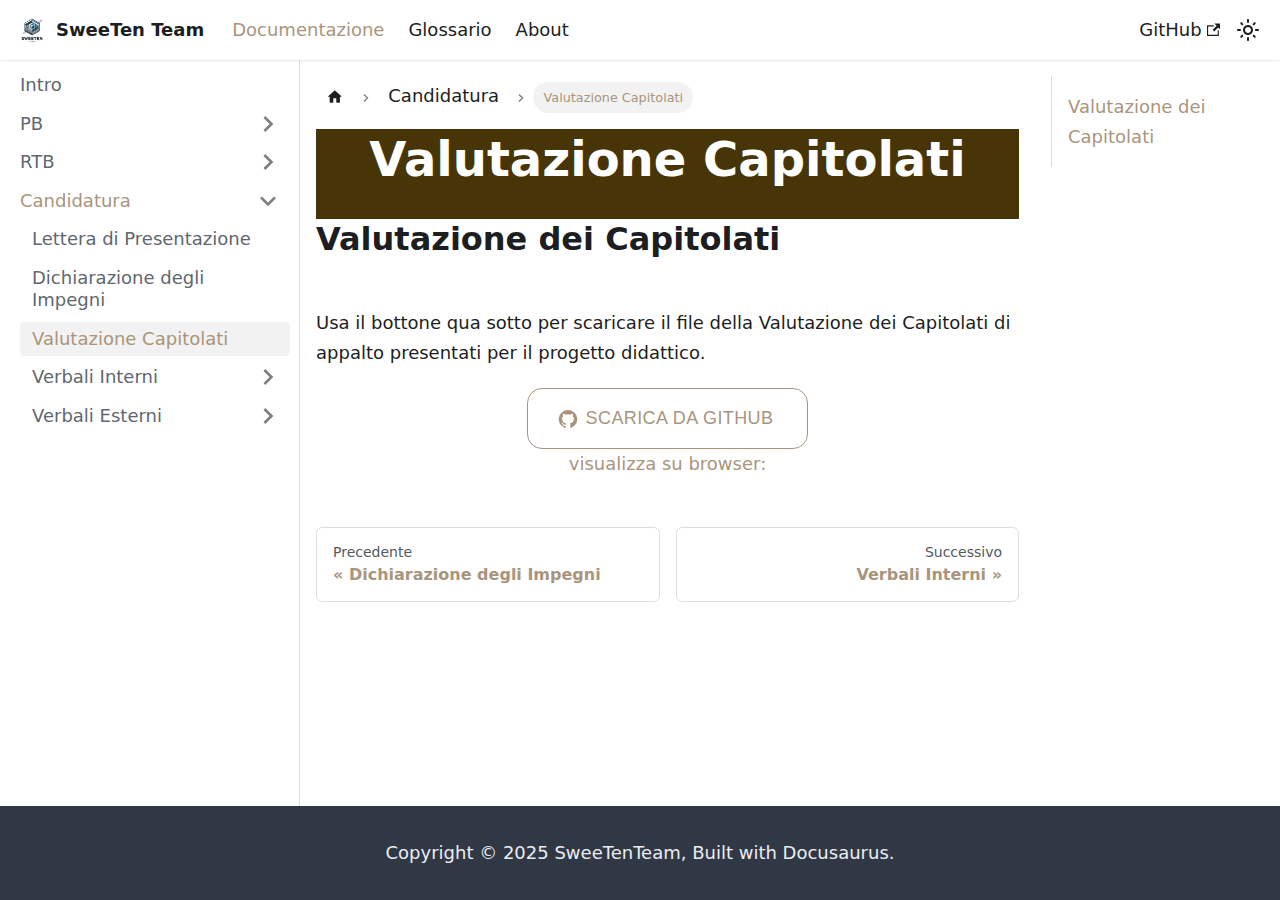
<file: docs/Candidatura/Valutazione_Capitolati.html>
<!doctype html>
<html lang="it" dir="ltr" class="docs-wrapper plugin-docs plugin-id-default docs-version-current docs-doc-page docs-doc-id-Candidatura/Valutazione_Capitolati" data-has-hydrated="false">
<head>
<meta charset="UTF-8">
<meta name="generator" content="Docusaurus v3.6.0">
<title data-rh="true">Valutazione Capitolati | SweeTen Team</title><meta data-rh="true" name="viewport" content="width=device-width,initial-scale=1"><meta data-rh="true" name="twitter:card" content="summary_large_image"><meta data-rh="true" property="og:url" content="https://sweetenteam.github.io/docs/Candidatura/Valutazione_Capitolati"><meta data-rh="true" property="og:locale" content="it"><meta data-rh="true" name="docusaurus_locale" content="it"><meta data-rh="true" name="docsearch:language" content="it"><meta data-rh="true" name="docusaurus_version" content="current"><meta data-rh="true" name="docusaurus_tag" content="docs-default-current"><meta data-rh="true" name="docsearch:version" content="current"><meta data-rh="true" name="docsearch:docusaurus_tag" content="docs-default-current"><meta data-rh="true" property="og:title" content="Valutazione Capitolati | SweeTen Team"><meta data-rh="true" name="description" content="Valutazione dei Capitolati"><meta data-rh="true" property="og:description" content="Valutazione dei Capitolati"><link data-rh="true" rel="icon" href="/img/favicon.ico"><link data-rh="true" rel="canonical" href="https://sweetenteam.github.io/docs/Candidatura/Valutazione_Capitolati"><link data-rh="true" rel="alternate" href="https://sweetenteam.github.io/docs/Candidatura/Valutazione_Capitolati" hreflang="it"><link data-rh="true" rel="alternate" href="https://sweetenteam.github.io/docs/Candidatura/Valutazione_Capitolati" hreflang="x-default"><link rel="stylesheet" href="/assets/css/styles.9c158692.css">
<script src="/assets/js/runtime~main.d0ac386a.js" defer="defer"></script>
<script src="/assets/js/main.130b7fe0.js" defer="defer"></script>
</head>
<body class="navigation-with-keyboard">
<script>!function(){function t(t){document.documentElement.setAttribute("data-theme",t)}var e=function(){try{return new URLSearchParams(window.location.search).get("docusaurus-theme")}catch(t){}}()||function(){try{return window.localStorage.getItem("theme")}catch(t){}}();t(null!==e?e:"light")}(),function(){try{const n=new URLSearchParams(window.location.search).entries();for(var[t,e]of n)if(t.startsWith("docusaurus-data-")){var a=t.replace("docusaurus-data-","data-");document.documentElement.setAttribute(a,e)}}catch(t){}}()</script><div id="__docusaurus"><div role="region" aria-label="Passa al contenuto principale"><a class="skipToContent_fXgn" href="#__docusaurus_skipToContent_fallback">Passa al contenuto principale</a></div><nav aria-label="Principale" class="navbar navbar--fixed-top"><div class="navbar__inner"><div class="navbar__items"><button aria-label="Attiva/disattiva la barra di navigazione" aria-expanded="false" class="navbar__toggle clean-btn" type="button"><svg width="30" height="30" viewBox="0 0 30 30" aria-hidden="true"><path stroke="currentColor" stroke-linecap="round" stroke-miterlimit="10" stroke-width="2" d="M4 7h22M4 15h22M4 23h22"></path></svg></button><a class="navbar__brand" href="/"><div class="navbar__logo"><img src="/img/sweetenteam.png" alt="SweeTen Team Logo" class="themedComponent_mlkZ themedComponent--light_NVdE"><img src="/img/sweetenteam.png" alt="SweeTen Team Logo" class="themedComponent_mlkZ themedComponent--dark_xIcU"></div><b class="navbar__title text--truncate">SweeTen Team</b></a><a aria-current="page" class="navbar__item navbar__link navbar__link--active" href="/docs/intro">Documentazione</a><a class="navbar__item navbar__link" href="/docs/PB/Glossario">Glossario</a><a class="navbar__item navbar__link" href="/about">About</a></div><div class="navbar__items navbar__items--right"><a href="https://github.com/SweeTenTeam/Docs" target="_blank" rel="noopener noreferrer" class="navbar__item navbar__link">GitHub<svg width="13.5" height="13.5" aria-hidden="true" viewBox="0 0 24 24" class="iconExternalLink_nPIU"><path fill="currentColor" d="M21 13v10h-21v-19h12v2h-10v15h17v-8h2zm3-12h-10.988l4.035 4-6.977 7.07 2.828 2.828 6.977-7.07 4.125 4.172v-11z"></path></svg></a><div class="toggle_vylO colorModeToggle_DEke"><button class="clean-btn toggleButton_gllP toggleButtonDisabled_aARS" type="button" disabled="" title="Passa dalla modalità scura a quella chiara (currently modalità luce)" aria-label="Passa dalla modalità scura a quella chiara (currently modalità luce)" aria-live="polite" aria-pressed="false"><svg viewBox="0 0 24 24" width="24" height="24" class="lightToggleIcon_pyhR"><path fill="currentColor" d="M12,9c1.65,0,3,1.35,3,3s-1.35,3-3,3s-3-1.35-3-3S10.35,9,12,9 M12,7c-2.76,0-5,2.24-5,5s2.24,5,5,5s5-2.24,5-5 S14.76,7,12,7L12,7z M2,13l2,0c0.55,0,1-0.45,1-1s-0.45-1-1-1l-2,0c-0.55,0-1,0.45-1,1S1.45,13,2,13z M20,13l2,0c0.55,0,1-0.45,1-1 s-0.45-1-1-1l-2,0c-0.55,0-1,0.45-1,1S19.45,13,20,13z M11,2v2c0,0.55,0.45,1,1,1s1-0.45,1-1V2c0-0.55-0.45-1-1-1S11,1.45,11,2z M11,20v2c0,0.55,0.45,1,1,1s1-0.45,1-1v-2c0-0.55-0.45-1-1-1C11.45,19,11,19.45,11,20z M5.99,4.58c-0.39-0.39-1.03-0.39-1.41,0 c-0.39,0.39-0.39,1.03,0,1.41l1.06,1.06c0.39,0.39,1.03,0.39,1.41,0s0.39-1.03,0-1.41L5.99,4.58z M18.36,16.95 c-0.39-0.39-1.03-0.39-1.41,0c-0.39,0.39-0.39,1.03,0,1.41l1.06,1.06c0.39,0.39,1.03,0.39,1.41,0c0.39-0.39,0.39-1.03,0-1.41 L18.36,16.95z M19.42,5.99c0.39-0.39,0.39-1.03,0-1.41c-0.39-0.39-1.03-0.39-1.41,0l-1.06,1.06c-0.39,0.39-0.39,1.03,0,1.41 s1.03,0.39,1.41,0L19.42,5.99z M7.05,18.36c0.39-0.39,0.39-1.03,0-1.41c-0.39-0.39-1.03-0.39-1.41,0l-1.06,1.06 c-0.39,0.39-0.39,1.03,0,1.41s1.03,0.39,1.41,0L7.05,18.36z"></path></svg><svg viewBox="0 0 24 24" width="24" height="24" class="darkToggleIcon_wfgR"><path fill="currentColor" d="M9.37,5.51C9.19,6.15,9.1,6.82,9.1,7.5c0,4.08,3.32,7.4,7.4,7.4c0.68,0,1.35-0.09,1.99-0.27C17.45,17.19,14.93,19,12,19 c-3.86,0-7-3.14-7-7C5,9.07,6.81,6.55,9.37,5.51z M12,3c-4.97,0-9,4.03-9,9s4.03,9,9,9s9-4.03,9-9c0-0.46-0.04-0.92-0.1-1.36 c-0.98,1.37-2.58,2.26-4.4,2.26c-2.98,0-5.4-2.42-5.4-5.4c0-1.81,0.89-3.42,2.26-4.4C12.92,3.04,12.46,3,12,3L12,3z"></path></svg></button></div><div class="navbarSearchContainer_Bca1"></div></div></div><div role="presentation" class="navbar-sidebar__backdrop"></div></nav><div id="__docusaurus_skipToContent_fallback" class="main-wrapper mainWrapper_z2l0"><div class="docsWrapper_hBAB"><button aria-label="Torna indietro all&#x27;inizio" class="clean-btn theme-back-to-top-button backToTopButton_sjWU" type="button"></button><div class="docRoot_UBD9"><aside class="theme-doc-sidebar-container docSidebarContainer_YfHR"><div class="sidebarViewport_aRkj"><div class="sidebar_njMd"><nav aria-label="Barra laterale dei documenti" class="menu thin-scrollbar menu_SIkG"><ul class="theme-doc-sidebar-menu menu__list"><li class="theme-doc-sidebar-item-link theme-doc-sidebar-item-link-level-1 menu__list-item"><a class="menu__link" href="/docs/intro">Intro</a></li><li class="theme-doc-sidebar-item-category theme-doc-sidebar-item-category-level-1 menu__list-item menu__list-item--collapsed"><div class="menu__list-item-collapsible"><a class="menu__link menu__link--sublist" href="/docs/PB">PB</a><button aria-label="Expand sidebar category &#x27;PB&#x27;" aria-expanded="false" type="button" class="clean-btn menu__caret"></button></div></li><li class="theme-doc-sidebar-item-category theme-doc-sidebar-item-category-level-1 menu__list-item menu__list-item--collapsed"><div class="menu__list-item-collapsible"><a class="menu__link menu__link--sublist" href="/docs/RTB">RTB</a><button aria-label="Expand sidebar category &#x27;RTB&#x27;" aria-expanded="false" type="button" class="clean-btn menu__caret"></button></div></li><li class="theme-doc-sidebar-item-category theme-doc-sidebar-item-category-level-1 menu__list-item"><div class="menu__list-item-collapsible"><a class="menu__link menu__link--sublist menu__link--active" href="/docs/Candidatura">Candidatura</a><button aria-label="Collapse sidebar category &#x27;Candidatura&#x27;" aria-expanded="true" type="button" class="clean-btn menu__caret"></button></div><ul style="display:block;overflow:visible;height:auto" class="menu__list"><li class="theme-doc-sidebar-item-link theme-doc-sidebar-item-link-level-2 menu__list-item"><a class="menu__link" tabindex="0" href="/docs/Candidatura/Lettera_di_Presentazione">Lettera di Presentazione</a></li><li class="theme-doc-sidebar-item-link theme-doc-sidebar-item-link-level-2 menu__list-item"><a class="menu__link" tabindex="0" href="/docs/Candidatura/Dichiarazione_Impegni">Dichiarazione degli Impegni</a></li><li class="theme-doc-sidebar-item-link theme-doc-sidebar-item-link-level-2 menu__list-item"><a class="menu__link menu__link--active" aria-current="page" tabindex="0" href="/docs/Candidatura/Valutazione_Capitolati">Valutazione Capitolati</a></li><li class="theme-doc-sidebar-item-category theme-doc-sidebar-item-category-level-2 menu__list-item menu__list-item--collapsed"><div class="menu__list-item-collapsible"><a class="menu__link menu__link--sublist" tabindex="0" href="/docs/Candidatura/Verbali_Interni">Verbali Interni</a><button aria-label="Expand sidebar category &#x27;Verbali Interni&#x27;" aria-expanded="false" type="button" class="clean-btn menu__caret"></button></div></li><li class="theme-doc-sidebar-item-category theme-doc-sidebar-item-category-level-2 menu__list-item menu__list-item--collapsed"><div class="menu__list-item-collapsible"><a class="menu__link menu__link--sublist" tabindex="0" href="/docs/Candidatura/Verbali_Esterni">Verbali Esterni</a><button aria-label="Expand sidebar category &#x27;Verbali Esterni&#x27;" aria-expanded="false" type="button" class="clean-btn menu__caret"></button></div></li></ul></li></ul></nav></div></div></aside><main class="docMainContainer_TBSr"><div class="container padding-top--md padding-bottom--lg"><div class="row"><div class="col docItemCol_VOVn"><div class="docItemContainer_Djhp"><article><nav class="theme-doc-breadcrumbs breadcrumbsContainer_Z_bl" aria-label="Briciole di pane"><ul class="breadcrumbs" itemscope="" itemtype="https://schema.org/BreadcrumbList"><li class="breadcrumbs__item"><a aria-label="Pagina principale" class="breadcrumbs__link" href="/"><svg viewBox="0 0 24 24" class="breadcrumbHomeIcon_YNFT"><path d="M10 19v-5h4v5c0 .55.45 1 1 1h3c.55 0 1-.45 1-1v-7h1.7c.46 0 .68-.57.33-.87L12.67 3.6c-.38-.34-.96-.34-1.34 0l-8.36 7.53c-.34.3-.13.87.33.87H5v7c0 .55.45 1 1 1h3c.55 0 1-.45 1-1z" fill="currentColor"></path></svg></a></li><li itemscope="" itemprop="itemListElement" itemtype="https://schema.org/ListItem" class="breadcrumbs__item"><a class="breadcrumbs__link" itemprop="item" href="/docs/Candidatura"><span itemprop="name">Candidatura</span></a><meta itemprop="position" content="1"></li><li itemscope="" itemprop="itemListElement" itemtype="https://schema.org/ListItem" class="breadcrumbs__item breadcrumbs__item--active"><span class="breadcrumbs__link" itemprop="name">Valutazione Capitolati</span><meta itemprop="position" content="2"></li></ul></nav><div class="tocCollapsible_ETCw theme-doc-toc-mobile tocMobile_ITEo"><button type="button" class="clean-btn tocCollapsibleButton_TO0P">Su questa pagina</button></div><div class="theme-doc-markdown markdown"><header><h1>Valutazione Capitolati</h1></header><h2 class="anchor anchorWithStickyNavbar_LWe7" id="valutazione-dei-capitolati">Valutazione dei Capitolati<a href="#valutazione-dei-capitolati" class="hash-link" aria-label="Link diretto a Valutazione dei Capitolati" title="Link diretto a Valutazione dei Capitolati">​</a></h2>
<br>
<p>Usa il bottone qua sotto per scaricare il file della Valutazione dei Capitolati di
appalto presentati per il progetto didattico.</p>
<!-- --> <!-- -->
<div class="button-container"><style data-emotion="css pbv0ml">.css-pbv0ml{font-family:"Roboto","Helvetica","Arial",sans-serif;font-weight:500;font-size:0.875rem;line-height:1.75;letter-spacing:0.02857em;text-transform:uppercase;min-width:64px;padding:6px 16px;border:0;border-radius:4px;-webkit-transition:background-color 250ms cubic-bezier(0.4, 0, 0.2, 1) 0ms,box-shadow 250ms cubic-bezier(0.4, 0, 0.2, 1) 0ms,border-color 250ms cubic-bezier(0.4, 0, 0.2, 1) 0ms,color 250ms cubic-bezier(0.4, 0, 0.2, 1) 0ms;transition:background-color 250ms cubic-bezier(0.4, 0, 0.2, 1) 0ms,box-shadow 250ms cubic-bezier(0.4, 0, 0.2, 1) 0ms,border-color 250ms cubic-bezier(0.4, 0, 0.2, 1) 0ms,color 250ms cubic-bezier(0.4, 0, 0.2, 1) 0ms;padding:5px 15px;border:1px solid currentColor;border-color:var(--variant-outlinedBorder, currentColor);background-color:var(--variant-outlinedBg);color:var(--variant-outlinedColor);--variant-textColor:#1976d2;--variant-outlinedColor:#1976d2;--variant-outlinedBorder:rgba(25, 118, 210, 0.5);--variant-containedColor:#fff;--variant-containedBg:#1976d2;background-color:transparent;}.css-pbv0ml:hover{-webkit-text-decoration:none;text-decoration:none;}.css-pbv0ml.Mui-disabled{color:rgba(0, 0, 0, 0.26);}.css-pbv0ml.Mui-disabled{border:1px solid rgba(0, 0, 0, 0.12);}@media (hover: hover){.css-pbv0ml:hover{--variant-containedBg:#1565c0;--variant-textBg:rgba(25, 118, 210, 0.04);--variant-outlinedBorder:#1976d2;--variant-outlinedBg:rgba(25, 118, 210, 0.04);}}</style><style data-emotion="css 1khqhua">.css-1khqhua{display:-webkit-inline-box;display:-webkit-inline-flex;display:-ms-inline-flexbox;display:inline-flex;-webkit-align-items:center;-webkit-box-align:center;-ms-flex-align:center;align-items:center;-webkit-box-pack:center;-ms-flex-pack:center;-webkit-justify-content:center;justify-content:center;position:relative;box-sizing:border-box;-webkit-tap-highlight-color:transparent;background-color:transparent;outline:0;border:0;margin:0;border-radius:0;padding:0;cursor:pointer;-webkit-user-select:none;-moz-user-select:none;-ms-user-select:none;user-select:none;vertical-align:middle;-moz-appearance:none;-webkit-appearance:none;-webkit-text-decoration:none;text-decoration:none;color:inherit;font-family:"Roboto","Helvetica","Arial",sans-serif;font-weight:500;font-size:0.875rem;line-height:1.75;letter-spacing:0.02857em;text-transform:uppercase;min-width:64px;padding:6px 16px;border:0;border-radius:4px;-webkit-transition:background-color 250ms cubic-bezier(0.4, 0, 0.2, 1) 0ms,box-shadow 250ms cubic-bezier(0.4, 0, 0.2, 1) 0ms,border-color 250ms cubic-bezier(0.4, 0, 0.2, 1) 0ms,color 250ms cubic-bezier(0.4, 0, 0.2, 1) 0ms;transition:background-color 250ms cubic-bezier(0.4, 0, 0.2, 1) 0ms,box-shadow 250ms cubic-bezier(0.4, 0, 0.2, 1) 0ms,border-color 250ms cubic-bezier(0.4, 0, 0.2, 1) 0ms,color 250ms cubic-bezier(0.4, 0, 0.2, 1) 0ms;padding:5px 15px;border:1px solid currentColor;border-color:var(--variant-outlinedBorder, currentColor);background-color:var(--variant-outlinedBg);color:var(--variant-outlinedColor);--variant-textColor:#1976d2;--variant-outlinedColor:#1976d2;--variant-outlinedBorder:rgba(25, 118, 210, 0.5);--variant-containedColor:#fff;--variant-containedBg:#1976d2;background-color:transparent;}.css-1khqhua::-moz-focus-inner{border-style:none;}.css-1khqhua.Mui-disabled{pointer-events:none;cursor:default;}@media print{.css-1khqhua{-webkit-print-color-adjust:exact;color-adjust:exact;}}.css-1khqhua:hover{-webkit-text-decoration:none;text-decoration:none;}.css-1khqhua.Mui-disabled{color:rgba(0, 0, 0, 0.26);}.css-1khqhua.Mui-disabled{border:1px solid rgba(0, 0, 0, 0.12);}@media (hover: hover){.css-1khqhua:hover{--variant-containedBg:#1565c0;--variant-textBg:rgba(25, 118, 210, 0.04);--variant-outlinedBorder:#1976d2;--variant-outlinedBg:rgba(25, 118, 210, 0.04);}}</style><a class="MuiButtonBase-root MuiButton-root MuiButton-outlined MuiButton-outlinedPrimary MuiButton-sizeMedium MuiButton-outlinedSizeMedium MuiButton-colorPrimary MuiButton-root MuiButton-outlined MuiButton-outlinedPrimary MuiButton-sizeMedium MuiButton-outlinedSizeMedium MuiButton-colorPrimary css-1khqhua" tabindex="0" id="dwbtn" href="https://raw.githubusercontent.com/SweeTenTeam/Docs/master/documents/1-Candidatura/Valutazione_Capitolati_V1.0.pdf"><style data-emotion="css 1s63ceu">.css-1s63ceu{display:inherit;margin-right:8px;margin-left:-4px;}.css-1s63ceu>*:nth-of-type(1){font-size:20px;}</style><span class="MuiButton-icon MuiButton-startIcon MuiButton-iconSizeMedium css-1s63ceu"><style data-emotion="css q7mezt">.css-q7mezt{-webkit-user-select:none;-moz-user-select:none;-ms-user-select:none;user-select:none;width:1em;height:1em;display:inline-block;-webkit-flex-shrink:0;-ms-flex-negative:0;flex-shrink:0;-webkit-transition:fill 200ms cubic-bezier(0.4, 0, 0.2, 1) 0ms;transition:fill 200ms cubic-bezier(0.4, 0, 0.2, 1) 0ms;fill:currentColor;font-size:1.5rem;}</style><svg class="MuiSvgIcon-root MuiSvgIcon-fontSizeMedium css-q7mezt" focusable="false" aria-hidden="true" viewBox="0 0 24 24" data-testid="GitHubIcon"><path d="M12 1.27a11 11 0 00-3.48 21.46c.55.09.73-.28.73-.55v-1.84c-3.03.64-3.67-1.46-3.67-1.46-.55-1.29-1.28-1.65-1.28-1.65-.92-.65.1-.65.1-.65 1.1 0 1.73 1.1 1.73 1.1.92 1.65 2.57 1.2 3.21.92a2 2 0 01.64-1.47c-2.47-.27-5.04-1.19-5.04-5.5 0-1.1.46-2.1 1.2-2.84a3.76 3.76 0 010-2.93s.91-.28 3.11 1.1c1.8-.49 3.7-.49 5.5 0 2.1-1.38 3.02-1.1 3.02-1.1a3.76 3.76 0 010 2.93c.83.74 1.2 1.74 1.2 2.94 0 4.21-2.57 5.13-5.04 5.4.45.37.82.92.82 2.02v3.03c0 .27.1.64.73.55A11 11 0 0012 1.27"></path></svg></span><p>Scarica da Github</p></a><a href="/pdf/documentazione_esterna/candidatura/Valutazione_Capitolati_V1.0.pdf" target="\_blank" rel="noopener noreferrer"><p>visualizza su browser:</p></a></div></div></article><nav class="pagination-nav docusaurus-mt-lg" aria-label="Pagina del documento"><a class="pagination-nav__link pagination-nav__link--prev" href="/docs/Candidatura/Dichiarazione_Impegni"><div class="pagination-nav__sublabel">Precedente</div><div class="pagination-nav__label">Dichiarazione degli Impegni</div></a><a class="pagination-nav__link pagination-nav__link--next" href="/docs/Candidatura/Verbali_Interni"><div class="pagination-nav__sublabel">Successivo</div><div class="pagination-nav__label">Verbali Interni</div></a></nav></div></div><div class="col col--3"><div class="tableOfContents_bqdL thin-scrollbar theme-doc-toc-desktop"><ul class="table-of-contents table-of-contents__left-border"><li><a href="#valutazione-dei-capitolati" class="table-of-contents__link toc-highlight">Valutazione dei Capitolati</a></li></ul></div></div></div></div></main></div></div></div><footer class="footer footer--dark"><div class="container container-fluid"><div class="footer__bottom text--center"><div class="footer__copyright">Copyright © 2025 SweeTenTeam, Built with Docusaurus.</div></div></div></footer></div>
</body>
</html>
</file>
<file: assets/css/styles.9c158692.css>
.col,.container{padding:0 var(--ifm-spacing-horizontal);width:100%}.markdown>h2,.markdown>h3,.markdown>h4,.markdown>h5,.markdown>h6{margin-bottom:calc(var(--ifm-heading-vertical-rhythm-bottom)*var(--ifm-leading))}.markdown li,body{word-wrap:break-word}body,ol ol,ol ul,ul ol,ul ul{margin:0}pre,table{overflow:auto}blockquote,pre{margin:0 0 var(--ifm-spacing-vertical)}.breadcrumbs__link,.button{transition-timing-function:var(--ifm-transition-timing-default)}.button,code{vertical-align:middle}.button--outline.button--active,.button--outline:active,.button--outline:hover,:root{--ifm-button-color:var(--ifm-font-color-base-inverse)}.menu__link:hover,a{transition:color var(--ifm-transition-fast) var(--ifm-transition-timing-default)}.navbar--dark,:root{--ifm-navbar-link-hover-color:var(--ifm-color-primary)}.menu,.navbar-sidebar{overflow-x:hidden}:root,html[data-theme=dark]{--ifm-color-emphasis-500:var(--ifm-color-gray-500)}#dwbtn,#link{padding:1em;transition:transform .5s ease-out}.toggleButton_gllP,html{-webkit-tap-highlight-color:transparent}.clean-list,.containsTaskList_mC6p,.details_lb9f>summary,.dropdown__menu,.menu__list{list-style:none}:root{--ifm-color-scheme:light;--ifm-dark-value:10%;--ifm-darker-value:15%;--ifm-darkest-value:30%;--ifm-light-value:15%;--ifm-lighter-value:30%;--ifm-lightest-value:50%;--ifm-contrast-background-value:90%;--ifm-contrast-foreground-value:70%;--ifm-contrast-background-dark-value:70%;--ifm-contrast-foreground-dark-value:90%;--ifm-color-primary:#3578e5;--ifm-color-secondary:#ebedf0;--ifm-color-success:#00a400;--ifm-color-info:#54c7ec;--ifm-color-warning:#ffba00;--ifm-color-danger:#fa383e;--ifm-color-primary-dark:#306cce;--ifm-color-primary-darker:#2d66c3;--ifm-color-primary-darkest:#2554a0;--ifm-color-primary-light:#538ce9;--ifm-color-primary-lighter:#72a1ed;--ifm-color-primary-lightest:#9abcf2;--ifm-color-primary-contrast-background:#ebf2fc;--ifm-color-primary-contrast-foreground:#102445;--ifm-color-secondary-dark:#d4d5d8;--ifm-color-secondary-darker:#c8c9cc;--ifm-color-secondary-darkest:#a4a6a8;--ifm-color-secondary-light:#eef0f2;--ifm-color-secondary-lighter:#f1f2f5;--ifm-color-secondary-lightest:#f5f6f8;--ifm-color-secondary-contrast-background:#fdfdfe;--ifm-color-secondary-contrast-foreground:#474748;--ifm-color-success-dark:#009400;--ifm-color-success-darker:#008b00;--ifm-color-success-darkest:#007300;--ifm-color-success-light:#26b226;--ifm-color-success-lighter:#4dbf4d;--ifm-color-success-lightest:#80d280;--ifm-color-success-contrast-background:#e6f6e6;--ifm-color-success-contrast-foreground:#003100;--ifm-color-info-dark:#4cb3d4;--ifm-color-info-darker:#47a9c9;--ifm-color-info-darkest:#3b8ba5;--ifm-color-info-light:#6ecfef;--ifm-color-info-lighter:#87d8f2;--ifm-color-info-lightest:#aae3f6;--ifm-color-info-contrast-background:#eef9fd;--ifm-color-info-contrast-foreground:#193c47;--ifm-color-warning-dark:#e6a700;--ifm-color-warning-darker:#d99e00;--ifm-color-warning-darkest:#b38200;--ifm-color-warning-light:#ffc426;--ifm-color-warning-lighter:#ffcf4d;--ifm-color-warning-lightest:#ffdd80;--ifm-color-warning-contrast-background:#fff8e6;--ifm-color-warning-contrast-foreground:#4d3800;--ifm-color-danger-dark:#e13238;--ifm-color-danger-darker:#d53035;--ifm-color-danger-darkest:#af272b;--ifm-color-danger-light:#fb565b;--ifm-color-danger-lighter:#fb7478;--ifm-color-danger-lightest:#fd9c9f;--ifm-color-danger-contrast-background:#ffebec;--ifm-color-danger-contrast-foreground:#4b1113;--ifm-color-white:#fff;--ifm-color-black:#000;--ifm-color-gray-0:var(--ifm-color-white);--ifm-color-gray-100:#f5f6f7;--ifm-color-gray-200:#ebedf0;--ifm-color-gray-300:#dadde1;--ifm-color-gray-400:#ccd0d5;--ifm-color-gray-500:#bec3c9;--ifm-color-gray-600:#8d949e;--ifm-color-gray-700:#606770;--ifm-color-gray-800:#444950;--ifm-color-gray-900:#1c1e21;--ifm-color-gray-1000:var(--ifm-color-black);--ifm-color-emphasis-0:var(--ifm-color-gray-0);--ifm-color-emphasis-100:var(--ifm-color-gray-100);--ifm-color-emphasis-200:var(--ifm-color-gray-200);--ifm-color-emphasis-300:var(--ifm-color-gray-300);--ifm-color-emphasis-400:var(--ifm-color-gray-400);--ifm-color-emphasis-600:var(--ifm-color-gray-600);--ifm-color-emphasis-700:var(--ifm-color-gray-700);--ifm-color-emphasis-800:var(--ifm-color-gray-800);--ifm-color-emphasis-900:var(--ifm-color-gray-900);--ifm-color-emphasis-1000:var(--ifm-color-gray-1000);--ifm-color-content:var(--ifm-color-emphasis-900);--ifm-color-content-inverse:var(--ifm-color-emphasis-0);--ifm-color-content-secondary:#525860;--ifm-background-color:#0000;--ifm-background-surface-color:var(--ifm-color-content-inverse);--ifm-global-border-width:1px;--ifm-global-radius:0.4rem;--ifm-hover-overlay:#0000000d;--ifm-font-color-base:var(--ifm-color-content);--ifm-font-color-base-inverse:var(--ifm-color-content-inverse);--ifm-font-color-secondary:var(--ifm-color-content-secondary);--ifm-font-family-base:system-ui,-apple-system,Segoe UI,Roboto,Ubuntu,Cantarell,Noto Sans,sans-serif,BlinkMacSystemFont,"Segoe UI",Helvetica,Arial,sans-serif,"Apple Color Emoji","Segoe UI Emoji","Segoe UI Symbol";--ifm-font-family-monospace:SFMono-Regular,Menlo,Monaco,Consolas,"Liberation Mono","Courier New",monospace;--ifm-font-size-base:100%;--ifm-font-weight-light:300;--ifm-font-weight-normal:400;--ifm-font-weight-semibold:500;--ifm-font-weight-bold:700;--ifm-font-weight-base:var(--ifm-font-weight-normal);--ifm-line-height-base:1.65;--ifm-global-spacing:1rem;--ifm-spacing-vertical:var(--ifm-global-spacing);--ifm-spacing-horizontal:var(--ifm-global-spacing);--ifm-transition-fast:200ms;--ifm-transition-slow:400ms;--ifm-transition-timing-default:cubic-bezier(0.08,0.52,0.52,1);--ifm-global-shadow-lw:0 1px 2px 0 #0000001a;--ifm-global-shadow-md:0 5px 40px #0003;--ifm-global-shadow-tl:0 12px 28px 0 #0003,0 2px 4px 0 #0000001a;--ifm-z-index-dropdown:100;--ifm-z-index-fixed:200;--ifm-z-index-overlay:400;--ifm-container-width:1140px;--ifm-container-width-xl:1320px;--ifm-code-background:#f6f7f8;--ifm-code-border-radius:var(--ifm-global-radius);--ifm-code-font-size:90%;--ifm-code-padding-horizontal:0.1rem;--ifm-code-padding-vertical:0.1rem;--ifm-pre-background:var(--ifm-code-background);--ifm-pre-border-radius:var(--ifm-code-border-radius);--ifm-pre-color:inherit;--ifm-pre-line-height:1.45;--ifm-pre-padding:1rem;--ifm-heading-color:inherit;--ifm-heading-margin-top:0;--ifm-heading-margin-bottom:var(--ifm-spacing-vertical);--ifm-heading-font-family:var(--ifm-font-family-base);--ifm-heading-font-weight:var(--ifm-font-weight-bold);--ifm-heading-line-height:1.25;--ifm-h1-font-size:2rem;--ifm-h2-font-size:1.5rem;--ifm-h3-font-size:1.25rem;--ifm-h4-font-size:1rem;--ifm-h5-font-size:0.875rem;--ifm-h6-font-size:0.85rem;--ifm-image-alignment-padding:1.25rem;--ifm-leading-desktop:1.25;--ifm-leading:calc(var(--ifm-leading-desktop)*1rem);--ifm-list-left-padding:2rem;--ifm-list-margin:1rem;--ifm-list-item-margin:0.25rem;--ifm-list-paragraph-margin:1rem;--ifm-table-cell-padding:0.75rem;--ifm-table-background:#0000;--ifm-table-stripe-background:#00000008;--ifm-table-border-width:1px;--ifm-table-border-color:var(--ifm-color-emphasis-300);--ifm-table-head-background:inherit;--ifm-table-head-color:inherit;--ifm-table-head-font-weight:var(--ifm-font-weight-bold);--ifm-table-cell-color:inherit;--ifm-link-color:var(--ifm-color-primary);--ifm-link-decoration:none;--ifm-link-hover-color:var(--ifm-link-color);--ifm-link-hover-decoration:underline;--ifm-paragraph-margin-bottom:var(--ifm-leading);--ifm-blockquote-font-size:var(--ifm-font-size-base);--ifm-blockquote-border-left-width:2px;--ifm-blockquote-padding-horizontal:var(--ifm-spacing-horizontal);--ifm-blockquote-padding-vertical:0;--ifm-blockquote-shadow:none;--ifm-blockquote-color:var(--ifm-color-emphasis-800);--ifm-blockquote-border-color:var(--ifm-color-emphasis-300);--ifm-hr-background-color:var(--ifm-color-emphasis-500);--ifm-hr-height:1px;--ifm-hr-margin-vertical:1.5rem;--ifm-scrollbar-size:7px;--ifm-scrollbar-track-background-color:#f1f1f1;--ifm-scrollbar-thumb-background-color:silver;--ifm-scrollbar-thumb-hover-background-color:#a7a7a7;--ifm-alert-background-color:inherit;--ifm-alert-border-color:inherit;--ifm-alert-border-radius:var(--ifm-global-radius);--ifm-alert-border-width:0px;--ifm-alert-border-left-width:5px;--ifm-alert-color:var(--ifm-font-color-base);--ifm-alert-padding-horizontal:var(--ifm-spacing-horizontal);--ifm-alert-padding-vertical:var(--ifm-spacing-vertical);--ifm-alert-shadow:var(--ifm-global-shadow-lw);--ifm-avatar-intro-margin:1rem;--ifm-avatar-intro-alignment:inherit;--ifm-avatar-photo-size:3rem;--ifm-badge-background-color:inherit;--ifm-badge-border-color:inherit;--ifm-badge-border-radius:var(--ifm-global-radius);--ifm-badge-border-width:var(--ifm-global-border-width);--ifm-badge-color:var(--ifm-color-white);--ifm-badge-padding-horizontal:calc(var(--ifm-spacing-horizontal)*0.5);--ifm-badge-padding-vertical:calc(var(--ifm-spacing-vertical)*0.25);--ifm-breadcrumb-border-radius:1.5rem;--ifm-breadcrumb-spacing:0.5rem;--ifm-breadcrumb-color-active:var(--ifm-color-primary);--ifm-breadcrumb-item-background-active:var(--ifm-hover-overlay);--ifm-breadcrumb-padding-horizontal:0.8rem;--ifm-breadcrumb-padding-vertical:0.4rem;--ifm-breadcrumb-size-multiplier:1;--ifm-breadcrumb-separator:url('data:image/svg+xml;utf8,<svg xmlns="http://www.w3.org/2000/svg" x="0px" y="0px" viewBox="0 0 256 256"><g><g><polygon points="79.093,0 48.907,30.187 146.72,128 48.907,225.813 79.093,256 207.093,128"/></g></g><g></g><g></g><g></g><g></g><g></g><g></g><g></g><g></g><g></g><g></g><g></g><g></g><g></g><g></g><g></g></svg>');--ifm-breadcrumb-separator-filter:none;--ifm-breadcrumb-separator-size:0.5rem;--ifm-breadcrumb-separator-size-multiplier:1.25;--ifm-button-background-color:inherit;--ifm-button-border-color:var(--ifm-button-background-color);--ifm-button-border-width:var(--ifm-global-border-width);--ifm-button-font-weight:var(--ifm-font-weight-bold);--ifm-button-padding-horizontal:1.5rem;--ifm-button-padding-vertical:0.375rem;--ifm-button-size-multiplier:1;--ifm-button-transition-duration:var(--ifm-transition-fast);--ifm-button-border-radius:calc(var(--ifm-global-radius)*var(--ifm-button-size-multiplier));--ifm-button-group-spacing:2px;--ifm-card-background-color:var(--ifm-background-surface-color);--ifm-card-border-radius:calc(var(--ifm-global-radius)*2);--ifm-card-horizontal-spacing:var(--ifm-global-spacing);--ifm-card-vertical-spacing:var(--ifm-global-spacing);--ifm-toc-border-color:var(--ifm-color-emphasis-300);--ifm-toc-link-color:var(--ifm-color-content-secondary);--ifm-toc-padding-vertical:0.5rem;--ifm-toc-padding-horizontal:0.5rem;--ifm-dropdown-background-color:var(--ifm-background-surface-color);--ifm-dropdown-font-weight:var(--ifm-font-weight-semibold);--ifm-dropdown-link-color:var(--ifm-font-color-base);--ifm-dropdown-hover-background-color:var(--ifm-hover-overlay);--ifm-footer-background-color:var(--ifm-color-emphasis-100);--ifm-footer-color:inherit;--ifm-footer-link-color:var(--ifm-color-emphasis-700);--ifm-footer-link-hover-color:var(--ifm-color-primary);--ifm-footer-link-horizontal-spacing:0.5rem;--ifm-footer-padding-horizontal:calc(var(--ifm-spacing-horizontal)*2);--ifm-footer-padding-vertical:calc(var(--ifm-spacing-vertical)*2);--ifm-footer-title-color:inherit;--ifm-footer-logo-max-width:min(30rem,90vw);--ifm-hero-background-color:var(--ifm-background-surface-color);--ifm-hero-text-color:var(--ifm-color-emphasis-800);--ifm-menu-color:var(--ifm-color-emphasis-700);--ifm-menu-color-active:var(--ifm-color-primary);--ifm-menu-color-background-active:var(--ifm-hover-overlay);--ifm-menu-color-background-hover:var(--ifm-hover-overlay);--ifm-menu-link-padding-horizontal:0.75rem;--ifm-menu-link-padding-vertical:0.375rem;--ifm-menu-link-sublist-icon:url('data:image/svg+xml;utf8,<svg xmlns="http://www.w3.org/2000/svg" width="16px" height="16px" viewBox="0 0 24 24"><path fill="rgba(0,0,0,0.5)" d="M7.41 15.41L12 10.83l4.59 4.58L18 14l-6-6-6 6z"></path></svg>');--ifm-menu-link-sublist-icon-filter:none;--ifm-navbar-background-color:var(--ifm-background-surface-color);--ifm-navbar-height:3.75rem;--ifm-navbar-item-padding-horizontal:0.75rem;--ifm-navbar-item-padding-vertical:0.25rem;--ifm-navbar-link-color:var(--ifm-font-color-base);--ifm-navbar-link-active-color:var(--ifm-link-color);--ifm-navbar-padding-horizontal:var(--ifm-spacing-horizontal);--ifm-navbar-padding-vertical:calc(var(--ifm-spacing-vertical)*0.5);--ifm-navbar-shadow:var(--ifm-global-shadow-lw);--ifm-navbar-search-input-background-color:var(--ifm-color-emphasis-200);--ifm-navbar-search-input-color:var(--ifm-color-emphasis-800);--ifm-navbar-search-input-placeholder-color:var(--ifm-color-emphasis-500);--ifm-navbar-search-input-icon:url('data:image/svg+xml;utf8,<svg fill="currentColor" xmlns="http://www.w3.org/2000/svg" viewBox="0 0 16 16" height="16px" width="16px"><path d="M6.02945,10.20327a4.17382,4.17382,0,1,1,4.17382-4.17382A4.15609,4.15609,0,0,1,6.02945,10.20327Zm9.69195,4.2199L10.8989,9.59979A5.88021,5.88021,0,0,0,12.058,6.02856,6.00467,6.00467,0,1,0,9.59979,10.8989l4.82338,4.82338a.89729.89729,0,0,0,1.29912,0,.89749.89749,0,0,0-.00087-1.29909Z" /></svg>');--ifm-navbar-sidebar-width:83vw;--ifm-pagination-border-radius:var(--ifm-global-radius);--ifm-pagination-color-active:var(--ifm-color-primary);--ifm-pagination-font-size:1rem;--ifm-pagination-item-active-background:var(--ifm-hover-overlay);--ifm-pagination-page-spacing:0.2em;--ifm-pagination-padding-horizontal:calc(var(--ifm-spacing-horizontal)*1);--ifm-pagination-padding-vertical:calc(var(--ifm-spacing-vertical)*0.25);--ifm-pagination-nav-border-radius:var(--ifm-global-radius);--ifm-pagination-nav-color-hover:var(--ifm-color-primary);--ifm-pills-color-active:var(--ifm-color-primary);--ifm-pills-color-background-active:var(--ifm-hover-overlay);--ifm-pills-spacing:0.125rem;--ifm-tabs-color:var(--ifm-font-color-secondary);--ifm-tabs-color-active:var(--ifm-color-primary);--ifm-tabs-color-active-border:var(--ifm-tabs-color-active);--ifm-tabs-padding-horizontal:1rem;--ifm-tabs-padding-vertical:1rem;--docusaurus-progress-bar-color:var(--ifm-color-primary);--ifm-color-primary:#a9957d;--ifm-color-primary-dark:#675640;--ifm-color-primary-darker:#483507;--ifm-color-primary-darkest:#797979;--ifm-color-primary-light:#c7b299;--ifm-color-primary-lighter:#a68b5b;--ifm-color-primary-lightest:#f5efe7;--ifm-code-font-size:95%;--docusaurus-highlighted-code-line-bg:#0000001a;--docusaurus-announcement-bar-height:auto;--docusaurus-collapse-button-bg:#0000;--docusaurus-collapse-button-bg-hover:#0000001a;--doc-sidebar-width:300px;--doc-sidebar-hidden-width:30px;--docusaurus-tag-list-border:var(--ifm-color-emphasis-300)}.badge--danger,.badge--info,.badge--primary,.badge--secondary,.badge--success,.badge--warning{--ifm-badge-border-color:var(--ifm-badge-background-color)}.button--link,.button--outline{--ifm-button-background-color:#0000}*{box-sizing:border-box;font-size:18px;margin:none;padding:none}html{background-color:var(--ifm-background-color);color:var(--ifm-font-color-base);color-scheme:var(--ifm-color-scheme);font:var(--ifm-font-size-base)/var(--ifm-line-height-base) var(--ifm-font-family-base);-webkit-font-smoothing:antialiased;text-rendering:optimizelegibility;-webkit-text-size-adjust:100%;text-size-adjust:100%}iframe{border:0;color-scheme:auto}.container{margin:0 auto;max-width:var(--ifm-container-width)}.container--fluid{max-width:inherit}.row{display:flex;flex-wrap:wrap;margin:0 calc(var(--ifm-spacing-horizontal)*-1)}.margin-bottom--none,.margin-vert--none,.markdown>:last-child{margin-bottom:0!important}.margin-top--none,.margin-vert--none{margin-top:0!important}.row--no-gutters{margin-left:0;margin-right:0}.margin-horiz--none,.margin-right--none{margin-right:0!important}.row--no-gutters>.col{padding-left:0;padding-right:0}.row--align-top{align-items:flex-start}.row--align-bottom{align-items:flex-end}.menuExternalLink_NmtK,.row--align-center{align-items:center}.row--align-stretch{align-items:stretch}.row--align-baseline{align-items:baseline}.col{--ifm-col-width:100%;flex:1 0;margin-left:0;max-width:var(--ifm-col-width)}.padding-bottom--none,.padding-vert--none{padding-bottom:0!important}.padding-top--none,.padding-vert--none{padding-top:0!important}.padding-horiz--none,.padding-left--none{padding-left:0!important}.padding-horiz--none,.padding-right--none{padding-right:0!important}.col[class*=col--]{flex:0 0 var(--ifm-col-width)}.col--1{--ifm-col-width:8.33333%}.col--offset-1{margin-left:8.33333%}.col--2{--ifm-col-width:16.66667%}.col--offset-2{margin-left:16.66667%}.col--3{--ifm-col-width:25%}.col--offset-3{margin-left:25%}.col--4{--ifm-col-width:33.33333%}.col--offset-4{margin-left:33.33333%}.col--5{--ifm-col-width:41.66667%}.col--offset-5{margin-left:41.66667%}.col--6{--ifm-col-width:50%}.col--offset-6{margin-left:50%}.col--7{--ifm-col-width:58.33333%}.col--offset-7{margin-left:58.33333%}.col--8{--ifm-col-width:66.66667%}.col--offset-8{margin-left:66.66667%}.col--9{--ifm-col-width:75%}.col--offset-9{margin-left:75%}.col--10{--ifm-col-width:83.33333%}.col--offset-10{margin-left:83.33333%}.col--11{--ifm-col-width:91.66667%}.col--offset-11{margin-left:91.66667%}.col--12{--ifm-col-width:100%}.col--offset-12{margin-left:100%}.margin-horiz--none,.margin-left--none{margin-left:0!important}.margin--none{margin:0!important}.margin-bottom--xs,.margin-vert--xs{margin-bottom:.25rem!important}.margin-top--xs,.margin-vert--xs{margin-top:.25rem!important}.margin-horiz--xs,.margin-left--xs{margin-left:.25rem!important}.margin-horiz--xs,.margin-right--xs{margin-right:.25rem!important}.margin--xs{margin:.25rem!important}.margin-bottom--sm,.margin-vert--sm{margin-bottom:.5rem!important}.margin-top--sm,.margin-vert--sm{margin-top:.5rem!important}.margin-horiz--sm,.margin-left--sm{margin-left:.5rem!important}.margin-horiz--sm,.margin-right--sm{margin-right:.5rem!important}.margin--sm{margin:.5rem!important}.margin-bottom--md,.margin-vert--md{margin-bottom:1rem!important}.margin-top--md,.margin-vert--md{margin-top:1rem!important}.margin-horiz--md,.margin-left--md{margin-left:1rem!important}.margin-horiz--md,.margin-right--md{margin-right:1rem!important}.margin--md{margin:1rem!important}.margin-bottom--lg,.margin-vert--lg{margin-bottom:2rem!important}.margin-top--lg,.margin-vert--lg{margin-top:2rem!important}.margin-horiz--lg,.margin-left--lg{margin-left:2rem!important}.margin-horiz--lg,.margin-right--lg{margin-right:2rem!important}.margin--lg{margin:2rem!important}.margin-bottom--xl,.margin-vert--xl{margin-bottom:5rem!important}.margin-top--xl,.margin-vert--xl{margin-top:5rem!important}.margin-horiz--xl,.margin-left--xl{margin-left:5rem!important}.margin-horiz--xl,.margin-right--xl{margin-right:5rem!important}.margin--xl{margin:5rem!important}.padding--none{padding:0!important}.padding-bottom--xs,.padding-vert--xs{padding-bottom:.25rem!important}.padding-top--xs,.padding-vert--xs{padding-top:.25rem!important}.padding-horiz--xs,.padding-left--xs{padding-left:.25rem!important}.padding-horiz--xs,.padding-right--xs{padding-right:.25rem!important}.padding--xs{padding:.25rem!important}.padding-bottom--sm,.padding-vert--sm{padding-bottom:.5rem!important}.padding-top--sm,.padding-vert--sm{padding-top:.5rem!important}.padding-horiz--sm,.padding-left--sm{padding-left:.5rem!important}.padding-horiz--sm,.padding-right--sm{padding-right:.5rem!important}.padding--sm{padding:.5rem!important}.padding-bottom--md,.padding-vert--md{padding-bottom:1rem!important}.padding-top--md,.padding-vert--md{padding-top:1rem!important}.padding-horiz--md,.padding-left--md{padding-left:1rem!important}.padding-horiz--md,.padding-right--md{padding-right:1rem!important}.padding--md{padding:1rem!important}.padding-bottom--lg,.padding-vert--lg{padding-bottom:2rem!important}.padding-top--lg,.padding-vert--lg{padding-top:2rem!important}.padding-horiz--lg,.padding-left--lg{padding-left:2rem!important}.padding-horiz--lg,.padding-right--lg{padding-right:2rem!important}.padding--lg{padding:2rem!important}.padding-bottom--xl,.padding-vert--xl{padding-bottom:5rem!important}.padding-top--xl,.padding-vert--xl{padding-top:5rem!important}.padding-horiz--xl,.padding-left--xl{padding-left:5rem!important}.padding-horiz--xl,.padding-right--xl{padding-right:5rem!important}.padding--xl{padding:5rem!important}code{background-color:var(--ifm-code-background);border:.1rem solid #0000001a;border-radius:var(--ifm-code-border-radius);font-family:var(--ifm-font-family-monospace);font-size:var(--ifm-code-font-size);padding:var(--ifm-code-padding-vertical) var(--ifm-code-padding-horizontal)}a code{color:inherit}pre{background-color:var(--ifm-pre-background);border-radius:var(--ifm-pre-border-radius);color:var(--ifm-pre-color);font:var(--ifm-code-font-size)/var(--ifm-pre-line-height) var(--ifm-font-family-monospace);padding:var(--ifm-pre-padding)}pre code{background-color:initial;border:none;font-size:100%;line-height:inherit;padding:0}kbd{background-color:var(--ifm-color-emphasis-0);border:1px solid var(--ifm-color-emphasis-400);border-radius:.2rem;box-shadow:inset 0 -1px 0 var(--ifm-color-emphasis-400);color:var(--ifm-color-emphasis-800);font:80% var(--ifm-font-family-monospace);padding:.15rem .3rem}h1,h2,h3,h4,h5,h6{color:var(--ifm-heading-color);font-family:var(--ifm-heading-font-family);font-weight:var(--ifm-heading-font-weight);line-height:var(--ifm-heading-line-height);margin:var(--ifm-heading-margin-top) 0 var(--ifm-heading-margin-bottom) 0}h1{font-size:var(--ifm-h1-font-size)}h2{font-size:var(--ifm-h2-font-size)}h3{font-size:var(--ifm-h3-font-size)}h4{font-size:var(--ifm-h4-font-size)}h5{font-size:var(--ifm-h5-font-size)}h6{font-size:var(--ifm-h6-font-size)}img{max-width:100%}img[align=right]{padding-left:var(--image-alignment-padding)}img[align=left]{padding-right:var(--image-alignment-padding)}.markdown{--ifm-h1-vertical-rhythm-top:3;--ifm-h2-vertical-rhythm-top:2;--ifm-h3-vertical-rhythm-top:1.5;--ifm-heading-vertical-rhythm-top:1.25;--ifm-h1-vertical-rhythm-bottom:1.25;--ifm-heading-vertical-rhythm-bottom:1}.markdown:after,.markdown:before{content:"";display:table}.markdown:after{clear:both}.markdown h1:first-child{--ifm-h1-font-size:3rem;margin-bottom:calc(var(--ifm-h1-vertical-rhythm-bottom)*var(--ifm-leading))}.markdown>h2{--ifm-h2-font-size:2rem;margin-top:calc(var(--ifm-h2-vertical-rhythm-top)*var(--ifm-leading))}.markdown>h3{--ifm-h3-font-size:1.5rem;margin-top:calc(var(--ifm-h3-vertical-rhythm-top)*var(--ifm-leading))}.markdown>h4,.markdown>h5,.markdown>h6{margin-top:calc(var(--ifm-heading-vertical-rhythm-top)*var(--ifm-leading))}.markdown>p,.markdown>pre,.markdown>ul{margin-bottom:var(--ifm-leading)}.markdown li>p{margin-top:var(--ifm-list-paragraph-margin)}.markdown li+li{margin-top:var(--ifm-list-item-margin)}ol,ul{margin:0 0 var(--ifm-list-margin);padding-left:var(--ifm-list-left-padding)}ol ol,ul ol{list-style-type:lower-roman}ol ol ol,ol ul ol,ul ol ol,ul ul ol{list-style-type:lower-alpha}table{border-collapse:collapse;display:block;margin-bottom:var(--ifm-spacing-vertical)}table thead tr{border-bottom:2px solid var(--ifm-table-border-color)}table thead,table tr:nth-child(2n){background-color:var(--ifm-table-stripe-background)}table tr{background-color:var(--ifm-table-background);border-top:var(--ifm-table-border-width) solid var(--ifm-table-border-color)}table td,table th{border:var(--ifm-table-border-width) solid var(--ifm-table-border-color);padding:var(--ifm-table-cell-padding)}table th{background-color:var(--ifm-table-head-background);color:var(--ifm-table-head-color);font-weight:var(--ifm-table-head-font-weight)}table td{color:var(--ifm-table-cell-color)}strong{font-weight:var(--ifm-font-weight-bold)}a{color:var(--ifm-link-color);text-decoration:var(--ifm-link-decoration)}a:hover{color:var(--ifm-link-hover-color);text-decoration:var(--ifm-link-hover-decoration)}.button:hover,.text--no-decoration,.text--no-decoration:hover,a:not([href]){text-decoration:none}p{margin:0 0 var(--ifm-paragraph-margin-bottom);margin:0}blockquote{border-left:var(--ifm-blockquote-border-left-width) solid var(--ifm-blockquote-border-color);box-shadow:var(--ifm-blockquote-shadow);color:var(--ifm-blockquote-color);font-size:var(--ifm-blockquote-font-size);padding:var(--ifm-blockquote-padding-vertical) var(--ifm-blockquote-padding-horizontal)}blockquote>:first-child{margin-top:0}blockquote>:last-child{margin-bottom:0}hr{background-color:var(--ifm-hr-background-color);border:0;height:var(--ifm-hr-height);margin:var(--ifm-hr-margin-vertical) 0}.shadow--lw{box-shadow:var(--ifm-global-shadow-lw)!important}.shadow--md{box-shadow:var(--ifm-global-shadow-md)!important}.shadow--tl{box-shadow:var(--ifm-global-shadow-tl)!important}.text--primary,.wordWrapButtonEnabled_EoeP .wordWrapButtonIcon_Bwma,[data-theme=dark] #link,[data-theme=dark] .titleH{color:var(--ifm-color-primary)}.text--secondary{color:var(--ifm-color-secondary)}.text--success{color:var(--ifm-color-success)}.text--info{color:var(--ifm-color-info)}.text--warning{color:var(--ifm-color-warning)}.text--danger{color:var(--ifm-color-danger)}.text--center{text-align:center}.text--left{text-align:left}.text--justify{text-align:justify}.text--right{text-align:right}.text--capitalize{text-transform:capitalize}.text--lowercase{text-transform:lowercase}.admonitionHeading_Gvgb,.alert__heading,.text--uppercase{text-transform:uppercase}.text--light{font-weight:var(--ifm-font-weight-light)}.text--normal{font-weight:var(--ifm-font-weight-normal)}.text--semibold{font-weight:var(--ifm-font-weight-semibold)}.text--bold{font-weight:var(--ifm-font-weight-bold)}.text--italic{font-style:italic}.text--truncate{overflow:hidden;text-overflow:ellipsis;white-space:nowrap}.text--break{word-wrap:break-word!important;word-break:break-word!important}.clean-btn{background:none;border:none;color:inherit;cursor:pointer;font-family:inherit;padding:0}.alert,.alert .close{color:var(--ifm-alert-foreground-color)}.clean-list{padding-left:0}.alert--primary{--ifm-alert-background-color:var(--ifm-color-primary-contrast-background);--ifm-alert-background-color-highlight:#3578e526;--ifm-alert-foreground-color:var(--ifm-color-primary-contrast-foreground);--ifm-alert-border-color:var(--ifm-color-primary-dark)}.alert--secondary{--ifm-alert-background-color:var(--ifm-color-secondary-contrast-background);--ifm-alert-background-color-highlight:#ebedf026;--ifm-alert-foreground-color:var(--ifm-color-secondary-contrast-foreground);--ifm-alert-border-color:var(--ifm-color-secondary-dark)}.alert--success{--ifm-alert-background-color:var(--ifm-color-success-contrast-background);--ifm-alert-background-color-highlight:#00a40026;--ifm-alert-foreground-color:var(--ifm-color-success-contrast-foreground);--ifm-alert-border-color:var(--ifm-color-success-dark)}.alert--info{--ifm-alert-background-color:var(--ifm-color-info-contrast-background);--ifm-alert-background-color-highlight:#54c7ec26;--ifm-alert-foreground-color:var(--ifm-color-info-contrast-foreground);--ifm-alert-border-color:var(--ifm-color-info-dark)}.alert--warning{--ifm-alert-background-color:var(--ifm-color-warning-contrast-background);--ifm-alert-background-color-highlight:#ffba0026;--ifm-alert-foreground-color:var(--ifm-color-warning-contrast-foreground);--ifm-alert-border-color:var(--ifm-color-warning-dark)}.alert--danger{--ifm-alert-background-color:var(--ifm-color-danger-contrast-background);--ifm-alert-background-color-highlight:#fa383e26;--ifm-alert-foreground-color:var(--ifm-color-danger-contrast-foreground);--ifm-alert-border-color:var(--ifm-color-danger-dark)}.alert{--ifm-code-background:var(--ifm-alert-background-color-highlight);--ifm-link-color:var(--ifm-alert-foreground-color);--ifm-link-hover-color:var(--ifm-alert-foreground-color);--ifm-link-decoration:underline;--ifm-tabs-color:var(--ifm-alert-foreground-color);--ifm-tabs-color-active:var(--ifm-alert-foreground-color);--ifm-tabs-color-active-border:var(--ifm-alert-border-color);background-color:var(--ifm-alert-background-color);border:var(--ifm-alert-border-width) solid var(--ifm-alert-border-color);border-left-width:var(--ifm-alert-border-left-width);border-radius:var(--ifm-alert-border-radius);box-shadow:var(--ifm-alert-shadow);padding:var(--ifm-alert-padding-vertical) var(--ifm-alert-padding-horizontal)}.alert__heading{align-items:center;display:flex;font:700 var(--ifm-h5-font-size)/var(--ifm-heading-line-height) var(--ifm-heading-font-family);margin-bottom:.5rem}.alert__icon{display:inline-flex;margin-right:.4em}.alert__icon svg{fill:var(--ifm-alert-foreground-color);stroke:var(--ifm-alert-foreground-color);stroke-width:0}.alert .close{margin:calc(var(--ifm-alert-padding-vertical)*-1) calc(var(--ifm-alert-padding-horizontal)*-1) 0 0;opacity:.75}.alert .close:focus,.alert .close:hover{opacity:1}.alert a{text-decoration-color:var(--ifm-alert-border-color)}.alert a:hover{text-decoration-thickness:2px}.avatar{column-gap:var(--ifm-avatar-intro-margin);display:flex}.avatar__photo{border-radius:50%;display:block;height:var(--ifm-avatar-photo-size);overflow:hidden;width:var(--ifm-avatar-photo-size)}.card--full-height,.navbar__logo img,body,html{height:100%}.avatar__photo--sm{--ifm-avatar-photo-size:2rem}.avatar__photo--lg{--ifm-avatar-photo-size:4rem}.avatar__photo--xl{--ifm-avatar-photo-size:6rem}.avatar__intro{display:flex;flex:1 1;flex-direction:column;justify-content:center;text-align:var(--ifm-avatar-intro-alignment)}.badge,.breadcrumbs__item,.breadcrumbs__link,.button,.dropdown>.navbar__link:after{display:inline-block}.avatar__name{font:700 var(--ifm-h4-font-size)/var(--ifm-heading-line-height) var(--ifm-font-family-base)}.avatar__subtitle{margin-top:.25rem}.avatar--vertical{--ifm-avatar-intro-alignment:center;--ifm-avatar-intro-margin:0.5rem;align-items:center;flex-direction:column}.badge{background-color:var(--ifm-badge-background-color);border:var(--ifm-badge-border-width) solid var(--ifm-badge-border-color);border-radius:var(--ifm-badge-border-radius);color:var(--ifm-badge-color);font-size:75%;font-weight:var(--ifm-font-weight-bold);line-height:1;padding:var(--ifm-badge-padding-vertical) var(--ifm-badge-padding-horizontal)}.badge--primary{--ifm-badge-background-color:var(--ifm-color-primary)}.badge--secondary{--ifm-badge-background-color:var(--ifm-color-secondary);color:var(--ifm-color-black)}.breadcrumbs__link,.button.button--secondary.button--outline:not(.button--active):not(:hover){color:var(--ifm-font-color-base)}.badge--success{--ifm-badge-background-color:var(--ifm-color-success)}.badge--info{--ifm-badge-background-color:var(--ifm-color-info)}.badge--warning{--ifm-badge-background-color:var(--ifm-color-warning)}.badge--danger{--ifm-badge-background-color:var(--ifm-color-danger)}.breadcrumbs{margin-bottom:0;padding-left:0}.breadcrumbs__item:not(:last-child):after{background:var(--ifm-breadcrumb-separator) center;content:" ";display:inline-block;filter:var(--ifm-breadcrumb-separator-filter);height:calc(var(--ifm-breadcrumb-separator-size)*var(--ifm-breadcrumb-size-multiplier)*var(--ifm-breadcrumb-separator-size-multiplier));margin:0 var(--ifm-breadcrumb-spacing);opacity:.5;width:calc(var(--ifm-breadcrumb-separator-size)*var(--ifm-breadcrumb-size-multiplier)*var(--ifm-breadcrumb-separator-size-multiplier))}.breadcrumbs__item--active .breadcrumbs__link{background:var(--ifm-breadcrumb-item-background-active);color:var(--ifm-breadcrumb-color-active)}.breadcrumbs__link{border-radius:var(--ifm-breadcrumb-border-radius);font-size:calc(1rem*var(--ifm-breadcrumb-size-multiplier));padding:calc(var(--ifm-breadcrumb-padding-vertical)*var(--ifm-breadcrumb-size-multiplier)) calc(var(--ifm-breadcrumb-padding-horizontal)*var(--ifm-breadcrumb-size-multiplier));transition-duration:var(--ifm-transition-fast);transition-property:background,color}.breadcrumbs__link:any-link:hover,.breadcrumbs__link:link:hover,.breadcrumbs__link:visited:hover,area[href].breadcrumbs__link:hover{background:var(--ifm-breadcrumb-item-background-active);text-decoration:none}.breadcrumbs--sm{--ifm-breadcrumb-size-multiplier:0.8}.breadcrumbs--lg{--ifm-breadcrumb-size-multiplier:1.2}.button{background-color:var(--ifm-button-background-color);border:var(--ifm-button-border-width) solid var(--ifm-button-border-color);border-radius:var(--ifm-button-border-radius);cursor:pointer;font-size:calc(.875rem*var(--ifm-button-size-multiplier));font-weight:var(--ifm-button-font-weight);line-height:1.5;padding:calc(var(--ifm-button-padding-vertical)*var(--ifm-button-size-multiplier)) calc(var(--ifm-button-padding-horizontal)*var(--ifm-button-size-multiplier));text-align:center;transition-duration:var(--ifm-button-transition-duration);transition-property:color,background,border-color;-webkit-user-select:none;user-select:none;white-space:nowrap}.button,.button:hover{color:var(--ifm-button-color)}.button--outline{--ifm-button-color:var(--ifm-button-border-color)}.button--outline:hover{--ifm-button-background-color:var(--ifm-button-border-color)}.button--link{--ifm-button-border-color:#0000;color:var(--ifm-link-color);text-decoration:var(--ifm-link-decoration)}.button--link.button--active,.button--link:active,.button--link:hover{color:var(--ifm-link-hover-color);text-decoration:var(--ifm-link-hover-decoration)}.button.disabled,.button:disabled,.button[disabled]{opacity:.65;pointer-events:none}.button--sm{--ifm-button-size-multiplier:0.8}.button--lg{--ifm-button-size-multiplier:1.35}.button--block{display:block;width:100%}.button.button--secondary{color:var(--ifm-color-gray-900)}:where(.button--primary){--ifm-button-background-color:var(--ifm-color-primary);--ifm-button-border-color:var(--ifm-color-primary)}:where(.button--primary):not(.button--outline):hover{--ifm-button-background-color:var(--ifm-color-primary-dark);--ifm-button-border-color:var(--ifm-color-primary-dark)}.button--primary.button--active,.button--primary:active{--ifm-button-background-color:var(--ifm-color-primary-darker);--ifm-button-border-color:var(--ifm-color-primary-darker)}:where(.button--secondary){--ifm-button-background-color:var(--ifm-color-secondary);--ifm-button-border-color:var(--ifm-color-secondary)}:where(.button--secondary):not(.button--outline):hover{--ifm-button-background-color:var(--ifm-color-secondary-dark);--ifm-button-border-color:var(--ifm-color-secondary-dark)}.button--secondary.button--active,.button--secondary:active{--ifm-button-background-color:var(--ifm-color-secondary-darker);--ifm-button-border-color:var(--ifm-color-secondary-darker)}:where(.button--success){--ifm-button-background-color:var(--ifm-color-success);--ifm-button-border-color:var(--ifm-color-success)}:where(.button--success):not(.button--outline):hover{--ifm-button-background-color:var(--ifm-color-success-dark);--ifm-button-border-color:var(--ifm-color-success-dark)}.button--success.button--active,.button--success:active{--ifm-button-background-color:var(--ifm-color-success-darker);--ifm-button-border-color:var(--ifm-color-success-darker)}:where(.button--info){--ifm-button-background-color:var(--ifm-color-info);--ifm-button-border-color:var(--ifm-color-info)}:where(.button--info):not(.button--outline):hover{--ifm-button-background-color:var(--ifm-color-info-dark);--ifm-button-border-color:var(--ifm-color-info-dark)}.button--info.button--active,.button--info:active{--ifm-button-background-color:var(--ifm-color-info-darker);--ifm-button-border-color:var(--ifm-color-info-darker)}:where(.button--warning){--ifm-button-background-color:var(--ifm-color-warning);--ifm-button-border-color:var(--ifm-color-warning)}:where(.button--warning):not(.button--outline):hover{--ifm-button-background-color:var(--ifm-color-warning-dark);--ifm-button-border-color:var(--ifm-color-warning-dark)}.button--warning.button--active,.button--warning:active{--ifm-button-background-color:var(--ifm-color-warning-darker);--ifm-button-border-color:var(--ifm-color-warning-darker)}:where(.button--danger){--ifm-button-background-color:var(--ifm-color-danger);--ifm-button-border-color:var(--ifm-color-danger)}:where(.button--danger):not(.button--outline):hover{--ifm-button-background-color:var(--ifm-color-danger-dark);--ifm-button-border-color:var(--ifm-color-danger-dark)}.button--danger.button--active,.button--danger:active{--ifm-button-background-color:var(--ifm-color-danger-darker);--ifm-button-border-color:var(--ifm-color-danger-darker)}.button-group{display:inline-flex;gap:var(--ifm-button-group-spacing)}.button-group>.button:not(:first-child){border-bottom-left-radius:0;border-top-left-radius:0}.button-group>.button:not(:last-child){border-bottom-right-radius:0;border-top-right-radius:0}.button-group--block{display:flex;justify-content:stretch}.button-group--block>.button{flex-grow:1}.card{background-color:var(--ifm-card-background-color);border-radius:var(--ifm-card-border-radius);box-shadow:var(--ifm-global-shadow-lw);display:flex;flex-direction:column;overflow:hidden}.card__image{padding-top:var(--ifm-card-vertical-spacing)}.card__image:first-child{padding-top:0}.card__body,.card__footer,.card__header{padding:var(--ifm-card-vertical-spacing) var(--ifm-card-horizontal-spacing)}.card__body:not(:last-child),.card__footer:not(:last-child),.card__header:not(:last-child){padding-bottom:0}.card__body>:last-child,.card__footer>:last-child,.card__header>:last-child{margin-bottom:0}.card__footer{margin-top:auto}.table-of-contents{font-size:.8rem;margin-bottom:0;padding:var(--ifm-toc-padding-vertical) 0}.table-of-contents,.table-of-contents ul{list-style:none;padding-left:var(--ifm-toc-padding-horizontal)}.table-of-contents li{margin:var(--ifm-toc-padding-vertical) var(--ifm-toc-padding-horizontal)}.table-of-contents__left-border{border-left:1px solid var(--ifm-toc-border-color)}.table-of-contents__link{color:var(--ifm-toc-link-color);display:block}.table-of-contents__link--active,.table-of-contents__link--active code,.table-of-contents__link:hover,.table-of-contents__link:hover code{color:var(--ifm-color-primary);text-decoration:none}.close{color:var(--ifm-color-black);float:right;font-size:1.5rem;font-weight:var(--ifm-font-weight-bold);line-height:1;opacity:.5;padding:1rem;transition:opacity var(--ifm-transition-fast) var(--ifm-transition-timing-default)}.close:hover{opacity:.7}.close:focus,.theme-code-block-highlighted-line .codeLineNumber_Tfdd:before{opacity:.8}.dropdown{display:inline-flex;font-weight:var(--ifm-dropdown-font-weight);position:relative;vertical-align:top}.dropdown--hoverable:hover .dropdown__menu,.dropdown--show .dropdown__menu{opacity:1;pointer-events:all;transform:translateY(-1px);visibility:visible}#nprogress,.dropdown__menu,.navbar__item.dropdown .navbar__link:not([href]){pointer-events:none}.dropdown--right .dropdown__menu{left:inherit;right:0}.dropdown--nocaret .navbar__link:after{content:none!important}.dropdown__menu{background-color:var(--ifm-dropdown-background-color);border-radius:var(--ifm-global-radius);box-shadow:var(--ifm-global-shadow-md);left:0;max-height:80vh;min-width:10rem;opacity:0;overflow-y:auto;padding:.5rem;position:absolute;top:calc(100% - var(--ifm-navbar-item-padding-vertical) + .3rem);transform:translateY(-.625rem);transition-duration:var(--ifm-transition-fast);transition-property:opacity,transform,visibility;transition-timing-function:var(--ifm-transition-timing-default);visibility:hidden;z-index:var(--ifm-z-index-dropdown)}.menu__caret,.menu__link,.menu__list-item-collapsible{border-radius:.25rem;transition:background var(--ifm-transition-fast) var(--ifm-transition-timing-default)}.dropdown__link{border-radius:.25rem;color:var(--ifm-dropdown-link-color);display:block;font-size:.875rem;margin-top:.2rem;padding:.25rem .5rem;white-space:nowrap}.dropdown__link--active,.dropdown__link:hover{background-color:var(--ifm-dropdown-hover-background-color);color:var(--ifm-dropdown-link-color);text-decoration:none}.dropdown__link--active,.dropdown__link--active:hover{--ifm-dropdown-link-color:var(--ifm-link-color)}.dropdown>.navbar__link:after{border-color:currentcolor #0000;border-style:solid;border-width:.4em .4em 0;content:"";margin-left:.3em;position:relative;top:2px;transform:translateY(-50%)}.footer{background-color:var(--ifm-footer-background-color);color:var(--ifm-footer-color);padding:var(--ifm-footer-padding-vertical) var(--ifm-footer-padding-horizontal)}.footer--dark{--ifm-footer-background-color:#303846;--ifm-footer-color:var(--ifm-footer-link-color);--ifm-footer-link-color:var(--ifm-color-secondary);--ifm-footer-title-color:var(--ifm-color-white)}.footer__links{margin-bottom:1rem}.footer__link-item{color:var(--ifm-footer-link-color);line-height:2}.footer__link-item:hover{color:var(--ifm-footer-link-hover-color)}.footer__link-separator{margin:0 var(--ifm-footer-link-horizontal-spacing)}.footer__logo{margin-top:1rem;max-width:var(--ifm-footer-logo-max-width)}.footer__title{color:var(--ifm-footer-title-color);font:700 var(--ifm-h4-font-size)/var(--ifm-heading-line-height) var(--ifm-font-family-base);margin-bottom:var(--ifm-heading-margin-bottom)}.menu,.navbar__link{font-weight:var(--ifm-font-weight-semibold)}.docItemContainer_Djhp article>:first-child,.docItemContainer_Djhp header+*,.footer__item{margin-top:0}.admonitionContent_BuS1>:last-child,.cardContainer_fWXF :last-child,.collapsibleContent_i85q p:last-child,.details_lb9f>summary>p:last-child,.footer__items{margin-bottom:0}.codeBlockStandalone_MEMb,[type=checkbox]{padding:0}.hero{align-items:center;background-color:var(--ifm-hero-background-color);color:var(--ifm-hero-text-color);display:flex;padding:4rem 2rem}.hero--primary{--ifm-hero-background-color:var(--ifm-color-primary);--ifm-hero-text-color:var(--ifm-font-color-base-inverse)}.hero--dark{--ifm-hero-background-color:#303846;--ifm-hero-text-color:var(--ifm-color-white)}.hero__title{font-size:3rem}.hero__subtitle{font-size:1.5rem}.menu__list{margin:0;padding-left:0}.menu__caret,.menu__link{padding:var(--ifm-menu-link-padding-vertical) var(--ifm-menu-link-padding-horizontal)}.menu__list .menu__list{flex:0 0 100%;margin-top:.25rem;padding-left:var(--ifm-menu-link-padding-horizontal)}.menu__list-item:not(:first-child){margin-top:.25rem}.menu__list-item--collapsed .menu__list{height:0;overflow:hidden}.details_lb9f[data-collapsed=false].isBrowser_bmU9>summary:before,.details_lb9f[open]:not(.isBrowser_bmU9)>summary:before,.menu__list-item--collapsed .menu__caret:before,.menu__list-item--collapsed .menu__link--sublist:after{transform:rotate(90deg)}.menu__list-item-collapsible{display:flex;flex-wrap:wrap;position:relative}.menu__caret:hover,.menu__link:hover,.menu__list-item-collapsible--active,.menu__list-item-collapsible:hover{background:var(--ifm-menu-color-background-hover)}.menu__list-item-collapsible .menu__link--active,.menu__list-item-collapsible .menu__link:hover{background:none!important}.menu__caret,.menu__link{align-items:center;display:flex}.menu__link{color:var(--ifm-menu-color);flex:1;line-height:1.25}.menu__link:hover{color:var(--ifm-menu-color);text-decoration:none}.menu__caret:before,.menu__link--sublist-caret:after{content:"";height:1.25rem;transform:rotate(180deg);transition:transform var(--ifm-transition-fast) linear;width:1.25rem;filter:var(--ifm-menu-link-sublist-icon-filter)}.menu__link--sublist-caret:after{background:var(--ifm-menu-link-sublist-icon) 50%/2rem 2rem;margin-left:auto;min-width:1.25rem}.menu__link--active,.menu__link--active:hover{color:var(--ifm-menu-color-active)}.navbar__brand,.navbar__link{color:var(--ifm-navbar-link-color)}.menu__link--active:not(.menu__link--sublist){background-color:var(--ifm-menu-color-background-active)}.menu__caret:before{background:var(--ifm-menu-link-sublist-icon) 50%/2rem 2rem}.navbar--dark,html[data-theme=dark]{--ifm-menu-link-sublist-icon-filter:invert(100%) sepia(94%) saturate(17%) hue-rotate(223deg) brightness(104%) contrast(98%)}.navbar{background-color:var(--ifm-navbar-background-color);box-shadow:var(--ifm-navbar-shadow);height:var(--ifm-navbar-height);padding:var(--ifm-navbar-padding-vertical) var(--ifm-navbar-padding-horizontal)}.navbar,.navbar>.container,.navbar>.container-fluid{display:flex}.navbar--fixed-top{position:sticky;top:0;z-index:var(--ifm-z-index-fixed)}.navbar-sidebar,.navbar-sidebar__backdrop{bottom:0;opacity:0;position:fixed;transition-duration:var(--ifm-transition-fast);transition-timing-function:ease-in-out;left:0;top:0;visibility:hidden}.navbar__inner{display:flex;flex-wrap:wrap;justify-content:space-between;width:100%}.navbar__brand{align-items:center;display:flex;margin-right:1rem;min-width:0}.navbar__brand:hover{color:var(--ifm-navbar-link-hover-color);text-decoration:none}.announcementBarContent_xLdY,.navbar__title{flex:1 1 auto}.navbar__toggle{display:none;margin-right:.5rem}.navbar__logo{flex:0 0 auto;height:2rem;margin-right:.5rem}.navbar__items{align-items:center;display:flex;flex:1;min-width:0}.navbar__items--center{flex:0 0 auto}.navbar__items--center .navbar__brand{margin:0}.navbar__items--center+.navbar__items--right{flex:1}.navbar__items--right{flex:0 0 auto;justify-content:flex-end}.navbar__items--right>:last-child{padding-right:0}.navbar__item{display:inline-block;padding:var(--ifm-navbar-item-padding-vertical) var(--ifm-navbar-item-padding-horizontal)}.navbar__link--active,.navbar__link:hover{color:var(--ifm-navbar-link-hover-color);text-decoration:none}.navbar--dark,.navbar--primary{--ifm-menu-color:var(--ifm-color-gray-300);--ifm-navbar-link-color:var(--ifm-color-gray-100);--ifm-navbar-search-input-background-color:#ffffff1a;--ifm-navbar-search-input-placeholder-color:#ffffff80;color:var(--ifm-color-white)}.navbar--dark{--ifm-navbar-background-color:#242526;--ifm-menu-color-background-active:#ffffff0d;--ifm-navbar-search-input-color:var(--ifm-color-white)}.navbar--primary{--ifm-navbar-background-color:var(--ifm-color-primary);--ifm-navbar-link-hover-color:var(--ifm-color-white);--ifm-menu-color-active:var(--ifm-color-white);--ifm-navbar-search-input-color:var(--ifm-color-emphasis-500)}.navbar__search-input{appearance:none;background:var(--ifm-navbar-search-input-background-color) var(--ifm-navbar-search-input-icon) no-repeat .75rem center/1rem 1rem;border:none;border-radius:2rem;color:var(--ifm-navbar-search-input-color);cursor:text;display:inline-block;font-size:1rem;height:2rem;padding:0 .5rem 0 2.25rem;width:12.5rem}.navbar__search-input::placeholder{color:var(--ifm-navbar-search-input-placeholder-color)}.navbar-sidebar{background-color:var(--ifm-navbar-background-color);box-shadow:var(--ifm-global-shadow-md);transform:translate3d(-100%,0,0);transition-property:opacity,visibility,transform;width:var(--ifm-navbar-sidebar-width)}.navbar-sidebar--show .navbar-sidebar,.navbar-sidebar__items{transform:translateZ(0)}.navbar-sidebar--show .navbar-sidebar,.navbar-sidebar--show .navbar-sidebar__backdrop{opacity:1;visibility:visible}.navbar-sidebar__backdrop{background-color:#0009;right:0;transition-property:opacity,visibility}.navbar-sidebar__brand{align-items:center;box-shadow:var(--ifm-navbar-shadow);display:flex;flex:1;height:var(--ifm-navbar-height);padding:var(--ifm-navbar-padding-vertical) var(--ifm-navbar-padding-horizontal)}.navbar-sidebar__items{display:flex;height:calc(100% - var(--ifm-navbar-height));transition:transform var(--ifm-transition-fast) ease-in-out}.navbar-sidebar__items--show-secondary{transform:translate3d(calc((var(--ifm-navbar-sidebar-width))*-1),0,0)}.navbar-sidebar__item{flex-shrink:0;padding:.5rem;width:calc(var(--ifm-navbar-sidebar-width))}.navbar-sidebar__back{background:var(--ifm-menu-color-background-active);font-size:15px;font-weight:var(--ifm-button-font-weight);margin:0 0 .2rem -.5rem;padding:.6rem 1.5rem;position:relative;text-align:left;top:-.5rem;width:calc(100% + 1rem)}.navbar-sidebar__close{display:flex;margin-left:auto}.pagination{column-gap:var(--ifm-pagination-page-spacing);display:flex;font-size:var(--ifm-pagination-font-size);padding-left:0}.pagination--sm{--ifm-pagination-font-size:0.8rem;--ifm-pagination-padding-horizontal:0.8rem;--ifm-pagination-padding-vertical:0.2rem}.pagination--lg{--ifm-pagination-font-size:1.2rem;--ifm-pagination-padding-horizontal:1.2rem;--ifm-pagination-padding-vertical:0.3rem}.pagination__item{display:inline-flex}.pagination__item>span{padding:var(--ifm-pagination-padding-vertical)}.pagination__item--active .pagination__link{color:var(--ifm-pagination-color-active)}.pagination__item--active .pagination__link,.pagination__item:not(.pagination__item--active):hover .pagination__link{background:var(--ifm-pagination-item-active-background)}.pagination__item--disabled,.pagination__item[disabled]{opacity:.25;pointer-events:none}.pagination__link{border-radius:var(--ifm-pagination-border-radius);color:var(--ifm-font-color-base);display:inline-block;padding:var(--ifm-pagination-padding-vertical) var(--ifm-pagination-padding-horizontal);transition:background var(--ifm-transition-fast) var(--ifm-transition-timing-default)}.pagination__link:hover{text-decoration:none}.pagination-nav{display:grid;grid-gap:var(--ifm-spacing-horizontal);gap:var(--ifm-spacing-horizontal);grid-template-columns:repeat(2,1fr)}.pagination-nav__link{border:1px solid var(--ifm-color-emphasis-300);border-radius:var(--ifm-pagination-nav-border-radius);display:block;height:100%;line-height:var(--ifm-heading-line-height);padding:var(--ifm-global-spacing);transition:border-color var(--ifm-transition-fast) var(--ifm-transition-timing-default)}.pagination-nav__link:hover{border-color:var(--ifm-pagination-nav-color-hover);text-decoration:none}.pagination-nav__link--next{grid-column:2/3;text-align:right}#card,#link,.content_knG7,.par,.titleH,header{text-align:center}.pagination-nav__label{font-size:var(--ifm-h4-font-size);font-weight:var(--ifm-heading-font-weight);word-break:break-word}.pagination-nav__link--prev .pagination-nav__label:before{content:"« "}.pagination-nav__link--next .pagination-nav__label:after{content:" »"}.pagination-nav__sublabel{color:var(--ifm-color-content-secondary);font-size:var(--ifm-h5-font-size);font-weight:var(--ifm-font-weight-semibold);margin-bottom:.25rem}.pills__item,.tabs{font-weight:var(--ifm-font-weight-bold)}.pills{display:flex;gap:var(--ifm-pills-spacing);padding-left:0}.pills__item{border-radius:.5rem;cursor:pointer;display:inline-block;padding:.25rem 1rem;transition:background var(--ifm-transition-fast) var(--ifm-transition-timing-default)}.tabs,:not(.containsTaskList_mC6p>li)>.containsTaskList_mC6p{padding-left:0}.pills__item--active{color:var(--ifm-pills-color-active)}.pills__item--active,.pills__item:not(.pills__item--active):hover{background:var(--ifm-pills-color-background-active)}.pills--block{justify-content:stretch}.pills--block .pills__item{flex-grow:1;text-align:center}.tabs{color:var(--ifm-tabs-color);display:flex;margin-bottom:0;overflow-x:auto}.tabs__item{border-bottom:3px solid #0000;border-radius:var(--ifm-global-radius);cursor:pointer;display:inline-flex;padding:var(--ifm-tabs-padding-vertical) var(--ifm-tabs-padding-horizontal);transition:background-color var(--ifm-transition-fast) var(--ifm-transition-timing-default)}.tabs__item--active{border-bottom-color:var(--ifm-tabs-color-active-border);border-bottom-left-radius:0;border-bottom-right-radius:0;color:var(--ifm-tabs-color-active)}.tabs__item:hover{background-color:var(--ifm-hover-overlay)}.tabs--block{justify-content:stretch}.tabs--block .tabs__item{flex-grow:1;justify-content:center}html[data-theme=dark]{--ifm-color-scheme:dark;--ifm-color-emphasis-0:var(--ifm-color-gray-1000);--ifm-color-emphasis-100:var(--ifm-color-gray-900);--ifm-color-emphasis-200:var(--ifm-color-gray-800);--ifm-color-emphasis-300:var(--ifm-color-gray-700);--ifm-color-emphasis-400:var(--ifm-color-gray-600);--ifm-color-emphasis-600:var(--ifm-color-gray-400);--ifm-color-emphasis-700:var(--ifm-color-gray-300);--ifm-color-emphasis-800:var(--ifm-color-gray-200);--ifm-color-emphasis-900:var(--ifm-color-gray-100);--ifm-color-emphasis-1000:var(--ifm-color-gray-0);--ifm-background-color:#1b1b1d;--ifm-background-surface-color:#242526;--ifm-hover-overlay:#ffffff0d;--ifm-color-content:#e3e3e3;--ifm-color-content-secondary:#fff;--ifm-breadcrumb-separator-filter:invert(64%) sepia(11%) saturate(0%) hue-rotate(149deg) brightness(99%) contrast(95%);--ifm-code-background:#ffffff1a;--ifm-scrollbar-track-background-color:#444;--ifm-scrollbar-thumb-background-color:#686868;--ifm-scrollbar-thumb-hover-background-color:#7a7a7a;--ifm-table-stripe-background:#ffffff12;--ifm-toc-border-color:var(--ifm-color-emphasis-200);--ifm-color-primary-contrast-background:#102445;--ifm-color-primary-contrast-foreground:#ebf2fc;--ifm-color-secondary-contrast-background:#474748;--ifm-color-secondary-contrast-foreground:#fdfdfe;--ifm-color-success-contrast-background:#003100;--ifm-color-success-contrast-foreground:#e6f6e6;--ifm-color-info-contrast-background:#193c47;--ifm-color-info-contrast-foreground:#eef9fd;--ifm-color-warning-contrast-background:#4d3800;--ifm-color-warning-contrast-foreground:#fff8e6;--ifm-color-danger-contrast-background:#4b1113;--ifm-color-danger-contrast-foreground:#ffebec}#nprogress .bar{background:var(--docusaurus-progress-bar-color);height:2px;left:0;position:fixed;top:0;width:100%;z-index:1031}#nprogress .peg{box-shadow:0 0 10px var(--docusaurus-progress-bar-color),0 0 5px var(--docusaurus-progress-bar-color);height:100%;opacity:1;position:absolute;right:0;transform:rotate(3deg) translateY(-4px);width:100px}[data-theme=dark]{--ifm-color-primary:#c8b39e;--ifm-color-primary-dark:#84725e;--ifm-color-primary-darker:#463e4b;--ifm-color-primary-darkest:#252841;--ifm-color-primary-light:#e7d1bb;--ifm-color-primary-lighter:#a096a5;--ifm-color-primary-lightest:#a096a2;--docusaurus-highlighted-code-line-bg:#0000004d}header{background-color:var(--ifm-color-primary-darker);color:#fff;height:5em}#main-par{padding:3em}#card-container{align-items:center;display:flex;flex-wrap:wrap;gap:1.5em;height:100%;justify-content:center;margin:auto;padding:2em;width:60%}#card{background-color:var(--ifm-color-primary-dark);border:1px solid var(--ifm-color-primary-light);border-radius:8px;box-shadow:0 4px 8px #fffefe4d;padding:1em;transition:transform .3s;width:220px}#card:hover{background-color:var(--ifm-color-primary-light);transform:translateY(-5px)}#details-list{list-style-type:none;margin:0;padding:0}#details-list li:not(#email){color:#fff;font-size:.9em;margin:.5em 0}.titleH{font-size:2em;margin-top:.5em}[data-theme=light] .titleH{color:var(--ifm-color-primary-lightest)}.par{font-size:1em;line-height:1.5;margin-bottom:1.5em}#icon{fill:none;stroke:#fff}#icon:hover{stroke:#000}section{padding:1em}#link-div{align-items:center;display:flex;justify-content:center;margin:auto}#link{border:1px solid var(--ifm-color-primary-dark);border-radius:15px;margin:2em;min-width:10em;width:15%}[data-theme=light] #link{color:var(--ifm-color-primary-dark)}#__docusaurus-base-url-issue-banner-container,.docSidebarContainer_YfHR,.hidden,.navbarSearchContainer_Bca1:empty,.sidebarLogo_isFc,.themedComponent_mlkZ,[data-theme=dark] .lightToggleIcon_pyhR,[data-theme=light] .darkToggleIcon_wfgR,html[data-announcement-bar-initially-dismissed=true] .announcementBar_mb4j{display:none}#dwbtn:hover,#link:hover{background-color:var(--ifm-color-primary);color:#fff;text-decoration:none;transform:translateY(-5px)}.wip{padding:5em}.button-container,.wip{flex-direction:column;margin:auto}#dwbtn,.button-container,.wip{align-items:center;display:flex;justify-content:center}#dwbtn{border:1px solid var(--ifm-color-primary);border-radius:15px;color:var(--ifm-color-primary);min-width:20em;width:40%}body:not(.navigation-with-keyboard) :not(input):focus{outline:0}.skipToContent_fXgn{background-color:var(--ifm-background-surface-color);color:var(--ifm-color-emphasis-900);left:100%;padding:calc(var(--ifm-global-spacing)/2) var(--ifm-global-spacing);position:fixed;top:1rem;z-index:calc(var(--ifm-z-index-fixed) + 1)}.skipToContent_fXgn:focus{box-shadow:var(--ifm-global-shadow-md);left:1rem}.closeButton_CVFx{line-height:0;padding:0}.content_knG7{font-size:85%;padding:5px 0}.content_knG7 a{color:inherit;text-decoration:underline}.announcementBar_mb4j{align-items:center;background-color:var(--ifm-color-white);border-bottom:1px solid var(--ifm-color-emphasis-100);color:var(--ifm-color-black);display:flex;height:var(--docusaurus-announcement-bar-height)}.announcementBarPlaceholder_vyr4{flex:0 0 10px}.announcementBarClose_gvF7{align-self:stretch;flex:0 0 30px}.toggle_vylO{height:2rem;width:2rem}.toggleButton_gllP{align-items:center;border-radius:50%;display:flex;height:100%;justify-content:center;transition:background var(--ifm-transition-fast);width:100%}.toggleButton_gllP:hover{background:var(--ifm-color-emphasis-200)}.toggleButtonDisabled_aARS{cursor:not-allowed}.darkNavbarColorModeToggle_X3D1:hover{background:var(--ifm-color-gray-800)}.backToTopButton_sjWU{background-color:var(--ifm-color-emphasis-200);border-radius:50%;bottom:1.3rem;box-shadow:var(--ifm-global-shadow-lw);height:3rem;opacity:0;position:fixed;right:1.3rem;transform:scale(0);transition:all var(--ifm-transition-fast) var(--ifm-transition-timing-default);visibility:hidden;width:3rem;z-index:calc(var(--ifm-z-index-fixed) - 1)}.backToTopButton_sjWU:after{background-color:var(--ifm-color-emphasis-1000);content:" ";display:inline-block;height:100%;-webkit-mask:var(--ifm-menu-link-sublist-icon) 50%/2rem 2rem no-repeat;mask:var(--ifm-menu-link-sublist-icon) 50%/2rem 2rem no-repeat;width:100%}.backToTopButtonShow_xfvO{opacity:1;transform:scale(1);visibility:visible}[data-theme=dark] .themedComponent--dark_xIcU,[data-theme=light] .themedComponent--light_NVdE,html:not([data-theme]) .themedComponent--light_NVdE{display:initial}[data-theme=dark]:root{--docusaurus-collapse-button-bg:#ffffff0d;--docusaurus-collapse-button-bg-hover:#ffffff1a}.collapseSidebarButton_PEFL{display:none;margin:0}.iconExternalLink_nPIU{margin-left:.3rem}.dropdownNavbarItemMobile_S0Fm{cursor:pointer}.iconLanguage_nlXk{margin-right:5px;vertical-align:text-bottom}.navbarHideable_m1mJ{transition:transform var(--ifm-transition-fast) ease}.navbarHidden_jGov{transform:translate3d(0,calc(-100% - 2px),0)}.errorBoundaryError_a6uf{color:red;white-space:pre-wrap}.errorBoundaryFallback_VBag{color:red;padding:.55rem}.footerLogoLink_BH7S{opacity:.5;transition:opacity var(--ifm-transition-fast) var(--ifm-transition-timing-default)}.footerLogoLink_BH7S:hover,.hash-link:focus,:hover>.hash-link{opacity:1}.docMainContainer_TBSr,.docRoot_UBD9{display:flex;width:100%}.docsWrapper_hBAB{display:flex;flex:1 0 auto}.tag_zVej{border:1px solid var(--docusaurus-tag-list-border);transition:border var(--ifm-transition-fast)}.tag_zVej:hover{--docusaurus-tag-list-border:var(--ifm-link-color);text-decoration:none}.tagRegular_sFm0{border-radius:var(--ifm-global-radius);font-size:90%;padding:.2rem .5rem .3rem}.tagWithCount_h2kH{align-items:center;border-left:0;display:flex;padding:0 .5rem 0 1rem;position:relative}.tagWithCount_h2kH:after,.tagWithCount_h2kH:before{border:1px solid var(--docusaurus-tag-list-border);content:"";position:absolute;top:50%;transition:inherit}.tagWithCount_h2kH:before{border-bottom:0;border-right:0;height:1.18rem;right:100%;transform:translate(50%,-50%) rotate(-45deg);width:1.18rem}.tagWithCount_h2kH:after{border-radius:50%;height:.5rem;left:0;transform:translateY(-50%);width:.5rem}.tagWithCount_h2kH span{background:var(--ifm-color-secondary);border-radius:var(--ifm-global-radius);color:var(--ifm-color-black);font-size:.7rem;line-height:1.2;margin-left:.3rem;padding:.1rem .4rem}.tags_jXut{display:inline}.tag_QGVx{display:inline-block;margin:0 .4rem .5rem 0}.iconEdit_Z9Sw{margin-right:.3em;vertical-align:sub}.lastUpdated_JAkA{font-size:smaller;font-style:italic;margin-top:.2rem}.tocCollapsibleButton_TO0P{align-items:center;display:flex;font-size:inherit;justify-content:space-between;padding:.4rem .8rem;width:100%}.tocCollapsibleButton_TO0P:after{background:var(--ifm-menu-link-sublist-icon) 50% 50%/2rem 2rem no-repeat;content:"";filter:var(--ifm-menu-link-sublist-icon-filter);height:1.25rem;transform:rotate(180deg);transition:transform var(--ifm-transition-fast);width:1.25rem}.tocCollapsibleButtonExpanded_MG3E:after,.tocCollapsibleExpanded_sAul{transform:none}.tocCollapsible_ETCw{background-color:var(--ifm-menu-color-background-active);border-radius:var(--ifm-global-radius);margin:1rem 0}.buttonGroup__atx button,.codeBlockContainer_Ckt0{background:var(--prism-background-color);color:var(--prism-color)}.tocCollapsibleContent_vkbj>ul{border-left:none;border-top:1px solid var(--ifm-color-emphasis-300);font-size:15px;padding:.2rem 0}.tocCollapsibleContent_vkbj ul li{margin:.4rem .8rem}.tocCollapsibleContent_vkbj a{display:block}.tableOfContents_bqdL{max-height:calc(100vh - var(--ifm-navbar-height) - 2rem);overflow-y:auto;position:sticky;top:calc(var(--ifm-navbar-height) + 1rem)}.anchorWithStickyNavbar_LWe7{scroll-margin-top:calc(var(--ifm-navbar-height) + .5rem)}.anchorWithHideOnScrollNavbar_WYt5{scroll-margin-top:.5rem}.hash-link{opacity:0;padding-left:.5rem;transition:opacity var(--ifm-transition-fast);-webkit-user-select:none;user-select:none}.hash-link:before{content:"#"}.mainWrapper_z2l0{display:flex;flex:1 0 auto;flex-direction:column}.docusaurus-mt-lg{margin-top:3rem}#__docusaurus{display:flex;flex-direction:column;min-height:100%}.codeBlockContainer_Ckt0{border-radius:var(--ifm-code-border-radius);box-shadow:var(--ifm-global-shadow-lw);margin-bottom:var(--ifm-leading)}.codeBlockContent_biex{border-radius:inherit;direction:ltr;position:relative}.codeBlockTitle_Ktv7{border-bottom:1px solid var(--ifm-color-emphasis-300);border-top-left-radius:inherit;border-top-right-radius:inherit;font-size:var(--ifm-code-font-size);font-weight:500;padding:.75rem var(--ifm-pre-padding)}.codeBlock_bY9V{--ifm-pre-background:var(--prism-background-color);margin:0;padding:0}.codeBlockTitle_Ktv7+.codeBlockContent_biex .codeBlock_bY9V{border-top-left-radius:0;border-top-right-radius:0}.codeBlockLines_e6Vv{float:left;font:inherit;min-width:100%;padding:var(--ifm-pre-padding)}.codeBlockLinesWithNumbering_o6Pm{display:table;padding:var(--ifm-pre-padding) 0}.buttonGroup__atx{column-gap:.2rem;display:flex;position:absolute;right:calc(var(--ifm-pre-padding)/2);top:calc(var(--ifm-pre-padding)/2)}.buttonGroup__atx button{align-items:center;border:1px solid var(--ifm-color-emphasis-300);border-radius:var(--ifm-global-radius);display:flex;line-height:0;opacity:0;padding:.4rem;transition:opacity var(--ifm-transition-fast) ease-in-out}.buttonGroup__atx button:focus-visible,.buttonGroup__atx button:hover{opacity:1!important}.theme-code-block:hover .buttonGroup__atx button{opacity:.4}:where(:root){--docusaurus-highlighted-code-line-bg:#484d5b}:where([data-theme=dark]){--docusaurus-highlighted-code-line-bg:#646464}.theme-code-block-highlighted-line{background-color:var(--docusaurus-highlighted-code-line-bg);display:block;margin:0 calc(var(--ifm-pre-padding)*-1);padding:0 var(--ifm-pre-padding)}.codeLine_lJS_{counter-increment:a;display:table-row}.codeLineNumber_Tfdd{background:var(--ifm-pre-background);display:table-cell;left:0;overflow-wrap:normal;padding:0 var(--ifm-pre-padding);position:sticky;text-align:right;width:1%}.codeLineNumber_Tfdd:before{content:counter(a);opacity:.4}.codeLineContent_feaV{padding-right:var(--ifm-pre-padding)}.theme-code-block:hover .copyButtonCopied_obH4{opacity:1!important}.copyButtonIcons_eSgA{height:1.125rem;position:relative;width:1.125rem}.copyButtonIcon_y97N,.copyButtonSuccessIcon_LjdS{left:0;position:absolute;top:0;fill:currentColor;height:inherit;opacity:inherit;transition:all var(--ifm-transition-fast) ease;width:inherit}.copyButtonSuccessIcon_LjdS{color:#00d600;left:50%;opacity:0;top:50%;transform:translate(-50%,-50%) scale(.33)}.copyButtonCopied_obH4 .copyButtonIcon_y97N{opacity:0;transform:scale(.33)}.copyButtonCopied_obH4 .copyButtonSuccessIcon_LjdS{opacity:1;transform:translate(-50%,-50%) scale(1);transition-delay:75ms}.wordWrapButtonIcon_Bwma{height:1.2rem;width:1.2rem}.details_lb9f{--docusaurus-details-summary-arrow-size:0.38rem;--docusaurus-details-transition:transform 200ms ease;--docusaurus-details-decoration-color:grey}.details_lb9f>summary{cursor:pointer;padding-left:1rem;position:relative}.details_lb9f>summary::-webkit-details-marker{display:none}.details_lb9f>summary:before{border-color:#0000 #0000 #0000 var(--docusaurus-details-decoration-color);border-style:solid;border-width:var(--docusaurus-details-summary-arrow-size);content:"";left:0;position:absolute;top:.45rem;transform:rotate(0);transform-origin:calc(var(--docusaurus-details-summary-arrow-size)/2) 50%;transition:var(--docusaurus-details-transition)}.collapsibleContent_i85q{border-top:1px solid var(--docusaurus-details-decoration-color);margin-top:1rem;padding-top:1rem}.details_b_Ee{--docusaurus-details-decoration-color:var(--ifm-alert-border-color);--docusaurus-details-transition:transform var(--ifm-transition-fast) ease;border:1px solid var(--ifm-alert-border-color);margin:0 0 var(--ifm-spacing-vertical)}.img_ev3q{height:auto}.admonition_xJq3{margin-bottom:1em}.admonitionHeading_Gvgb{font:var(--ifm-heading-font-weight) var(--ifm-h5-font-size)/var(--ifm-heading-line-height) var(--ifm-heading-font-family)}.admonitionHeading_Gvgb:not(:last-child){margin-bottom:.3rem}.admonitionHeading_Gvgb code{text-transform:none}.admonitionIcon_Rf37{display:inline-block;margin-right:.4em;vertical-align:middle}.admonitionIcon_Rf37 svg{display:inline-block;height:1.6em;width:1.6em;fill:var(--ifm-alert-foreground-color)}.breadcrumbHomeIcon_YNFT{height:1.1rem;position:relative;top:1px;vertical-align:top;width:1.1rem}.breadcrumbsContainer_Z_bl{--ifm-breadcrumb-size-multiplier:0.8;margin-bottom:.8rem}.cardContainer_fWXF{--ifm-link-color:var(--ifm-color-emphasis-800);--ifm-link-hover-color:var(--ifm-color-emphasis-700);--ifm-link-hover-decoration:none;border:1px solid var(--ifm-color-emphasis-200);box-shadow:0 1.5px 3px 0 #00000026;transition:all var(--ifm-transition-fast) ease;transition-property:border,box-shadow}.cardContainer_fWXF:hover{border-color:var(--ifm-color-primary);box-shadow:0 3px 6px 0 #0003}.cardTitle_rnsV{font-size:1.2rem}.cardDescription_PWke{font-size:.8rem}@media (min-width:997px){.collapseSidebarButton_PEFL,.expandButton_TmdG{background-color:var(--docusaurus-collapse-button-bg)}:root{--docusaurus-announcement-bar-height:30px}.announcementBarClose_gvF7,.announcementBarPlaceholder_vyr4{flex-basis:50px}.collapseSidebarButton_PEFL{border:1px solid var(--ifm-toc-border-color);border-radius:0;bottom:0;display:block!important;height:40px;position:sticky}.collapseSidebarButtonIcon_kv0_{margin-top:4px;transform:rotate(180deg)}.expandButtonIcon_i1dp,[dir=rtl] .collapseSidebarButtonIcon_kv0_{transform:rotate(0)}.collapseSidebarButton_PEFL:focus,.collapseSidebarButton_PEFL:hover,.expandButton_TmdG:focus,.expandButton_TmdG:hover{background-color:var(--docusaurus-collapse-button-bg-hover)}.navbarSearchContainer_Bca1{padding:var(--ifm-navbar-item-padding-vertical) var(--ifm-navbar-item-padding-horizontal)}.menuHtmlItem_M9Kj{padding:var(--ifm-menu-link-padding-vertical) var(--ifm-menu-link-padding-horizontal)}.menu_SIkG{flex-grow:1;padding:.5rem}@supports (scrollbar-gutter:stable){.menu_SIkG{padding:.5rem 0 .5rem .5rem;scrollbar-gutter:stable}}.menuWithAnnouncementBar_GW3s{margin-bottom:var(--docusaurus-announcement-bar-height)}.sidebar_njMd{display:flex;flex-direction:column;height:100%;padding-top:var(--ifm-navbar-height);width:var(--doc-sidebar-width)}.sidebarWithHideableNavbar_wUlq{padding-top:0}.sidebarHidden_VK0M{opacity:0;visibility:hidden}.sidebarLogo_isFc{align-items:center;color:inherit!important;display:flex!important;margin:0 var(--ifm-navbar-padding-horizontal);max-height:var(--ifm-navbar-height);min-height:var(--ifm-navbar-height);text-decoration:none!important}.sidebarLogo_isFc img{height:2rem;margin-right:.5rem}.expandButton_TmdG{align-items:center;display:flex;height:100%;justify-content:center;position:absolute;right:0;top:0;transition:background-color var(--ifm-transition-fast) ease;width:100%}[dir=rtl] .expandButtonIcon_i1dp{transform:rotate(180deg)}.docSidebarContainer_YfHR{border-right:1px solid var(--ifm-toc-border-color);clip-path:inset(0);display:block;margin-top:calc(var(--ifm-navbar-height)*-1);transition:width var(--ifm-transition-fast) ease;width:var(--doc-sidebar-width);will-change:width}.docSidebarContainerHidden_DPk8{cursor:pointer;width:var(--doc-sidebar-hidden-width)}.sidebarViewport_aRkj{height:100%;max-height:100vh;position:sticky;top:0}.docMainContainer_TBSr{flex-grow:1;max-width:calc(100% - var(--doc-sidebar-width))}.docMainContainerEnhanced_lQrH{max-width:calc(100% - var(--doc-sidebar-hidden-width))}.docItemWrapperEnhanced_JWYK{max-width:calc(var(--ifm-container-width) + var(--doc-sidebar-width))!important}.lastUpdated_JAkA{text-align:right}.tocMobile_ITEo{display:none}.docItemCol_VOVn{max-width:75%!important}}@media (min-width:1440px){.container{max-width:var(--ifm-container-width-xl)}}@media (max-width:996px){.col{--ifm-col-width:100%;flex-basis:var(--ifm-col-width);margin-left:0}.footer{--ifm-footer-padding-horizontal:0}.colorModeToggle_DEke,.footer__link-separator,.navbar__item,.tableOfContents_bqdL{display:none}.footer__col{margin-bottom:calc(var(--ifm-spacing-vertical)*3)}.footer__link-item{display:block;width:max-content}.hero{padding-left:0;padding-right:0}.navbar>.container,.navbar>.container-fluid{padding:0}.navbar__toggle{display:inherit}.navbar__search-input{width:9rem}.pills--block,.tabs--block{flex-direction:column}.navbarSearchContainer_Bca1{position:absolute;right:var(--ifm-navbar-padding-horizontal)}.docItemContainer_F8PC{padding:0 .3rem}}@media (max-width:576px){.markdown h1:first-child{--ifm-h1-font-size:2rem}.markdown>h2{--ifm-h2-font-size:1.5rem}.markdown>h3{--ifm-h3-font-size:1.25rem}}@media (hover:hover){.backToTopButton_sjWU:hover{background-color:var(--ifm-color-emphasis-300)}}@media (pointer:fine){.thin-scrollbar{scrollbar-width:thin}.thin-scrollbar::-webkit-scrollbar{height:var(--ifm-scrollbar-size);width:var(--ifm-scrollbar-size)}.thin-scrollbar::-webkit-scrollbar-track{background:var(--ifm-scrollbar-track-background-color);border-radius:10px}.thin-scrollbar::-webkit-scrollbar-thumb{background:var(--ifm-scrollbar-thumb-background-color);border-radius:10px}.thin-scrollbar::-webkit-scrollbar-thumb:hover{background:var(--ifm-scrollbar-thumb-hover-background-color)}}@media (prefers-reduced-motion:reduce){:root{--ifm-transition-fast:0ms;--ifm-transition-slow:0ms}}@media print{.announcementBar_mb4j,.footer,.menu,.navbar,.pagination-nav,.table-of-contents,.tocMobile_ITEo{display:none}.tabs{page-break-inside:avoid}.codeBlockLines_e6Vv{white-space:pre-wrap}}
</file>
<file: assets/css/main.css>
@import url(fontawesome-all.min.css);
@import url("https://fonts.googleapis.com/css?family=Merriweather:300,700,300italic,700italic|Source+Sans+Pro:900");

/*
	Massively by HTML5 UP
	html5up.net | @ajlkn
	Free for personal and commercial use under the CCA 3.0 license (html5up.net/license)
*/

html, body, div, span, applet, object,
iframe, h1, h2, h3, h4, h5, h6, p, blockquote,
pre, a, abbr, acronym, address, big, cite,
code, del, dfn, em, img, ins, kbd, q, s, samp,
small, strike, strong, sub, sup, tt, var, b,
u, i, center, dl, dt, dd, ol, ul, li, fieldset,
form, label, legend, table, caption, tbody,
tfoot, thead, tr, th, td, article, aside,
canvas, details, embed, figure, figcaption,
footer, header, hgroup, menu, nav, output, ruby,
section, summary, time, mark, audio, video {
	margin: 0;
	padding: 0;
	border: 0;
	font-size: 100%;
	font: inherit;
	vertical-align: baseline;}

article, aside, details, figcaption, figure,
footer, header, hgroup, menu, nav, section {
	display: block;}

body {
	line-height: 1;
}

ol, ul {
	list-style: none;
}

blockquote, q {
	quotes: none;
}

	blockquote:before, blockquote:after, q:before, q:after {
		content: '';
		content: none;
	}

table {
	border-collapse: collapse;
	border-spacing: 0;
}

body {
	-webkit-text-size-adjust: none;
}

mark {
	background-color: transparent;
	color: inherit;
}

input::-moz-focus-inner {
	border: 0;
	padding: 0;
}

input, select, textarea {
	-moz-appearance: none;
	-webkit-appearance: none;
	-ms-appearance: none;
	appearance: none;
}

/* Basic */

	@-ms-viewport {
		width: device-width;
	}

	body {
		-ms-overflow-style: scrollbar;
	}

	@media screen and (max-width: 480px) {

		html, body {
			min-width: 320px;
		}

	}

	html {
		box-sizing: border-box;
	}

	*, *:before, *:after {
		box-sizing: inherit;
	}

	body {
		background-color: #1e252d;
	}

		body.is-preload *, body.is-preload *:before, body.is-preload *:after {
			-moz-animation: none !important;
			-webkit-animation: none !important;
			-ms-animation: none !important;
			animation: none !important;
			-moz-transition: none !important;
			-webkit-transition: none !important;
			-ms-transition: none !important;
			transition: none !important;
		}

/* Type */

	html {
		font-size: 16pt;
	}

		@media screen and (max-width: 1680px) {

			html {
				font-size: 12pt;
			}

		}

		@media screen and (max-width: 1280px) {

			html {
				font-size: 11pt;
			}

		}

		@media screen and (max-width: 360px) {

			html {
				font-size: 10pt;
			}

		}

	body {
		color: #212931;
	}

	body, input, select, textarea {
		font-family: "Merriweather", Georgia, serif;
		font-weight: 300;
		font-size: 1rem;
		line-height: 2.375;
	}

	a {
		-moz-transition: color 0.2s ease-in-out, background-color 0.2s ease-in-out, border-color 0.2s ease-in-out, box-shadow 0.2s ease-in-out;
		-webkit-transition: color 0.2s ease-in-out, background-color 0.2s ease-in-out, border-color 0.2s ease-in-out, box-shadow 0.2s ease-in-out;
		-ms-transition: color 0.2s ease-in-out, background-color 0.2s ease-in-out, border-color 0.2s ease-in-out, box-shadow 0.2s ease-in-out;
		transition: color 0.2s ease-in-out, background-color 0.2s ease-in-out, border-color 0.2s ease-in-out, box-shadow 0.2s ease-in-out;
		border-bottom: dotted 1px;
		text-decoration: none;
	}

		a:hover {
			border-bottom-color: transparent;
		}

	strong, b {
		font-weight: 600;
	}

	em, i {
		font-style: italic;
	}

	p {
		text-align: justify;
		margin: 0 0 2rem 0;
	}

	h1, h2, h3, h4, h5, h6 {
		font-family: "Source Sans Pro", Helvetica, sans-serif;
		font-weight: 900;
		line-height: 1.5;
		letter-spacing: 0.075em;
		text-transform: uppercase;
		margin: 0 0 1rem 0;
	}

		h1 a, h2 a, h3 a, h4 a, h5 a, h6 a {
			border-bottom: 0;
			color: inherit;
			text-decoration: none;
		}

	h1 {
		font-size: 4rem;
		line-height: 1.1;
		margin: 0 0 2rem 0;
	}

	h2 {
		font-size: 1.75rem;
		line-height: 1.3;
		margin: 0 0 1.5rem 0;
	}

	h3 {
		font-size: 1.25rem;
		margin: 0 0 1.5rem 0;
	}

	h4 {
		font-size: 1rem;
	}

	h5 {
		font-size: 0.9rem;
	}

	h6 {
		font-size: 0.8rem;
	}

	sub {
		font-size: 0.8rem;
		position: relative;
		top: 0.5rem;
	}

	sup {
		font-size: 0.8rem;
		position: relative;
		top: -0.5rem;
	}

	blockquote {
		border-left: solid 4px;
		font-style: italic;
		margin: 0 0 2rem 0;
		padding: 0.5rem 0 0.5rem 2rem;
	}

	code {
		border: solid 2px;
		font-family: "Courier New", monospace;
		font-size: 0.9rem;
		margin: 0 0.25rem;
		padding: 0.25rem 0.65rem;
	}

	pre {
		-webkit-overflow-scrolling: touch;
		font-family: "Courier New", monospace;
		font-size: 0.9rem;
		margin: 0 0 2rem 0;
	}

		pre code {
			display: block;
			line-height: 1.75;
			padding: 1rem 1.5rem;
			overflow-x: auto;
		}

	hr {
		border: 0;
		border-bottom: solid 2px;
		margin: 3rem 0;
	}

		hr.major {
			margin: 5rem 0;
		}

	.align-left {
		text-align: left;
	}

	.align-center {
		text-align: center;
	}

	.align-right {
		text-align: right;
	}

	input, select, textarea {
		color: #212931;
	}

	a {
		color: #212931;
		border-bottom-color: rgba(33, 41, 49, 0.5);
	}

		a:hover {
			border-bottom-color: transparent;
			color: #18bfef !important;
		}

	strong, b {
		color: #212931;
	}

	h1, h2, h3, h4, h5, h6 {
		color: #212931;
	}

	blockquote {
		border-left-color: #eeeeee;
	}

	code {
		background: rgba(220, 220, 220, 0.25);
		border-color: #eeeeee;
	}

	hr {
		border-bottom-color: #eeeeee;
	}

/* Row */

	.row {
		display: flex;
		flex-wrap: wrap;
		box-sizing: border-box;
		align-items: stretch;
	}

		.row > * {
			box-sizing: border-box;
		}

		.row.gtr-uniform > * > :last-child {
			margin-bottom: 0;
		}

		.row.aln-left {
			justify-content: flex-start;
		}

		.row.aln-center {
			justify-content: center;
		}

		.row.aln-right {
			justify-content: flex-end;
		}

		.row.aln-top {
			align-items: flex-start;
		}

		.row.aln-middle {
			align-items: center;
		}

		.row.aln-bottom {
			align-items: flex-end;
		}

		.row > .imp {
			order: -1;
		}

		.row > .col-1 {
			width: 8.33333%;
		}

		.row > .off-1 {
			margin-left: 8.33333%;
		}

		.row > .col-2 {
			width: 16.66667%;
		}

		.row > .off-2 {
			margin-left: 16.66667%;
		}

		.row > .col-3 {
			width: 25%;
		}

		.row > .off-3 {
			margin-left: 25%;
		}

		.row > .col-4 {
			width: 33.33333%;
		}

		.row > .off-4 {
			margin-left: 33.33333%;
		}

		.row > .col-5 {
			width: 41.66667%;
		}

		.row > .off-5 {
			margin-left: 41.66667%;
		}

		.row > .col-6 {
			width: 50%;
		}

		.row > .off-6 {
			margin-left: 50%;
		}

		.row > .col-7 {
			width: 58.33333%;
		}

		.row > .off-7 {
			margin-left: 58.33333%;
		}

		.row > .col-8 {
			width: 66.66667%;
		}

		.row > .off-8 {
			margin-left: 66.66667%;
		}

		.row > .col-9 {
			width: 75%;
		}

		.row > .off-9 {
			margin-left: 75%;
		}

		.row > .col-10 {
			width: 83.33333%;
		}

		.row > .off-10 {
			margin-left: 83.33333%;
		}

		.row > .col-11 {
			width: 91.66667%;
		}

		.row > .off-11 {
			margin-left: 91.66667%;
		}

		.row > .col-12 {
			width: 100%;
		}

		.row > .off-12 {
			margin-left: 100%;
		}

		.row.gtr-0 {
			margin-top: 0;
			margin-left: 0rem;
		}

			.row.gtr-0 > * {
				padding: 0 0 0 0rem;
			}

			.row.gtr-0.gtr-uniform {
				margin-top: 0rem;
			}

				.row.gtr-0.gtr-uniform > * {
					padding-top: 0rem;
				}

		.row.gtr-25 {
			margin-top: 0;
			margin-left: -0.375rem;
		}

			.row.gtr-25 > * {
				padding: 0 0 0 0.375rem;
			}

			.row.gtr-25.gtr-uniform {
				margin-top: -0.375rem;
			}

				.row.gtr-25.gtr-uniform > * {
					padding-top: 0.375rem;
				}

		.row.gtr-50 {
			margin-top: 0;
			margin-left: -0.75rem;
		}

			.row.gtr-50 > * {
				padding: 0 0 0 0.75rem;
			}

			.row.gtr-50.gtr-uniform {
				margin-top: -0.75rem;
			}

				.row.gtr-50.gtr-uniform > * {
					padding-top: 0.75rem;
				}

		.row {
			margin-top: 0;
			margin-left: -1.5rem;
		}

			.row > * {
				padding: 0 0 0 1.5rem;
			}

			.row.gtr-uniform {
				margin-top: -1.5rem;
			}

				.row.gtr-uniform > * {
					padding-top: 1.5rem;
				}

		.row.gtr-150 {
			margin-top: 0;
			margin-left: -2.25rem;
		}

			.row.gtr-150 > * {
				padding: 0 0 0 2.25rem;
			}

			.row.gtr-150.gtr-uniform {
				margin-top: -2.25rem;
			}

				.row.gtr-150.gtr-uniform > * {
					padding-top: 2.25rem;
				}

		.row.gtr-200 {
			margin-top: 0;
			margin-left: -3rem;
		}

			.row.gtr-200 > * {
				padding: 0 0 0 3rem;
			}

			.row.gtr-200.gtr-uniform {
				margin-top: -3rem;
			}

				.row.gtr-200.gtr-uniform > * {
					padding-top: 3rem;
				}

		@media screen and (max-width: 1680px) {

			.row {
				display: flex;
				flex-wrap: wrap;
				box-sizing: border-box;
				align-items: stretch;
			}

				.row > * {
					box-sizing: border-box;
				}

				.row.gtr-uniform > * > :last-child {
					margin-bottom: 0;
				}

				.row.aln-left {
					justify-content: flex-start;
				}

				.row.aln-center {
					justify-content: center;
				}

				.row.aln-right {
					justify-content: flex-end;
				}

				.row.aln-top {
					align-items: flex-start;
				}

				.row.aln-middle {
					align-items: center;
				}

				.row.aln-bottom {
					align-items: flex-end;
				}

				.row > .imp-xlarge {
					order: -1;
				}

				.row > .col-1-xlarge {
					width: 8.33333%;
				}

				.row > .off-1-xlarge {
					margin-left: 8.33333%;
				}

				.row > .col-2-xlarge {
					width: 16.66667%;
				}

				.row > .off-2-xlarge {
					margin-left: 16.66667%;
				}

				.row > .col-3-xlarge {
					width: 25%;
				}

				.row > .off-3-xlarge {
					margin-left: 25%;
				}

				.row > .col-4-xlarge {
					width: 33.33333%;
				}

				.row > .off-4-xlarge {
					margin-left: 33.33333%;
				}

				.row > .col-5-xlarge {
					width: 41.66667%;
				}

				.row > .off-5-xlarge {
					margin-left: 41.66667%;
				}

				.row > .col-6-xlarge {
					width: 50%;
				}

				.row > .off-6-xlarge {
					margin-left: 50%;
				}

				.row > .col-7-xlarge {
					width: 58.33333%;
				}

				.row > .off-7-xlarge {
					margin-left: 58.33333%;
				}

				.row > .col-8-xlarge {
					width: 66.66667%;
				}

				.row > .off-8-xlarge {
					margin-left: 66.66667%;
				}

				.row > .col-9-xlarge {
					width: 75%;
				}

				.row > .off-9-xlarge {
					margin-left: 75%;
				}

				.row > .col-10-xlarge {
					width: 83.33333%;
				}

				.row > .off-10-xlarge {
					margin-left: 83.33333%;
				}

				.row > .col-11-xlarge {
					width: 91.66667%;
				}

				.row > .off-11-xlarge {
					margin-left: 91.66667%;
				}

				.row > .col-12-xlarge {
					width: 100%;
				}

				.row > .off-12-xlarge {
					margin-left: 100%;
				}

				.row.gtr-0 {
					margin-top: 0;
					margin-left: 0rem;
				}

					.row.gtr-0 > * {
						padding: 0 0 0 0rem;
					}

					.row.gtr-0.gtr-uniform {
						margin-top: 0rem;
					}

						.row.gtr-0.gtr-uniform > * {
							padding-top: 0rem;
						}

				.row.gtr-25 {
					margin-top: 0;
					margin-left: -0.375rem;
				}

					.row.gtr-25 > * {
						padding: 0 0 0 0.375rem;
					}

					.row.gtr-25.gtr-uniform {
						margin-top: -0.375rem;
					}

						.row.gtr-25.gtr-uniform > * {
							padding-top: 0.375rem;
						}

				.row.gtr-50 {
					margin-top: 0;
					margin-left: -0.75rem;
				}

					.row.gtr-50 > * {
						padding: 0 0 0 0.75rem;
					}

					.row.gtr-50.gtr-uniform {
						margin-top: -0.75rem;
					}

						.row.gtr-50.gtr-uniform > * {
							padding-top: 0.75rem;
						}

				.row {
					margin-top: 0;
					margin-left: -1.5rem;
				}

					.row > * {
						padding: 0 0 0 1.5rem;
					}

					.row.gtr-uniform {
						margin-top: -1.5rem;
					}

						.row.gtr-uniform > * {
							padding-top: 1.5rem;
						}

				.row.gtr-150 {
					margin-top: 0;
					margin-left: -2.25rem;
				}

					.row.gtr-150 > * {
						padding: 0 0 0 2.25rem;
					}

					.row.gtr-150.gtr-uniform {
						margin-top: -2.25rem;
					}

						.row.gtr-150.gtr-uniform > * {
							padding-top: 2.25rem;
						}

				.row.gtr-200 {
					margin-top: 0;
					margin-left: -3rem;
				}

					.row.gtr-200 > * {
						padding: 0 0 0 3rem;
					}

					.row.gtr-200.gtr-uniform {
						margin-top: -3rem;
					}

						.row.gtr-200.gtr-uniform > * {
							padding-top: 3rem;
						}

		}

		@media screen and (max-width: 1280px) {

			.row {
				display: flex;
				flex-wrap: wrap;
				box-sizing: border-box;
				align-items: stretch;
			}

				.row > * {
					box-sizing: border-box;
				}

				.row.gtr-uniform > * > :last-child {
					margin-bottom: 0;
				}

				.row.aln-left {
					justify-content: flex-start;
				}

				.row.aln-center {
					justify-content: center;
				}

				.row.aln-right {
					justify-content: flex-end;
				}

				.row.aln-top {
					align-items: flex-start;
				}

				.row.aln-middle {
					align-items: center;
				}

				.row.aln-bottom {
					align-items: flex-end;
				}

				.row > .imp-large {
					order: -1;
				}

				.row > .col-1-large {
					width: 8.33333%;
				}

				.row > .off-1-large {
					margin-left: 8.33333%;
				}

				.row > .col-2-large {
					width: 16.66667%;
				}

				.row > .off-2-large {
					margin-left: 16.66667%;
				}

				.row > .col-3-large {
					width: 25%;
				}

				.row > .off-3-large {
					margin-left: 25%;
				}

				.row > .col-4-large {
					width: 33.33333%;
				}

				.row > .off-4-large {
					margin-left: 33.33333%;
				}

				.row > .col-5-large {
					width: 41.66667%;
				}

				.row > .off-5-large {
					margin-left: 41.66667%;
				}

				.row > .col-6-large {
					width: 50%;
				}

				.row > .off-6-large {
					margin-left: 50%;
				}

				.row > .col-7-large {
					width: 58.33333%;
				}

				.row > .off-7-large {
					margin-left: 58.33333%;
				}

				.row > .col-8-large {
					width: 66.66667%;
				}

				.row > .off-8-large {
					margin-left: 66.66667%;
				}

				.row > .col-9-large {
					width: 75%;
				}

				.row > .off-9-large {
					margin-left: 75%;
				}

				.row > .col-10-large {
					width: 83.33333%;
				}

				.row > .off-10-large {
					margin-left: 83.33333%;
				}

				.row > .col-11-large {
					width: 91.66667%;
				}

				.row > .off-11-large {
					margin-left: 91.66667%;
				}

				.row > .col-12-large {
					width: 100%;
				}

				.row > .off-12-large {
					margin-left: 100%;
				}

				.row.gtr-0 {
					margin-top: 0;
					margin-left: 0rem;
				}

					.row.gtr-0 > * {
						padding: 0 0 0 0rem;
					}

					.row.gtr-0.gtr-uniform {
						margin-top: 0rem;
					}

						.row.gtr-0.gtr-uniform > * {
							padding-top: 0rem;
						}

				.row.gtr-25 {
					margin-top: 0;
					margin-left: -0.375rem;
				}

					.row.gtr-25 > * {
						padding: 0 0 0 0.375rem;
					}

					.row.gtr-25.gtr-uniform {
						margin-top: -0.375rem;
					}

						.row.gtr-25.gtr-uniform > * {
							padding-top: 0.375rem;
						}

				.row.gtr-50 {
					margin-top: 0;
					margin-left: -0.75rem;
				}

					.row.gtr-50 > * {
						padding: 0 0 0 0.75rem;
					}

					.row.gtr-50.gtr-uniform {
						margin-top: -0.75rem;
					}

						.row.gtr-50.gtr-uniform > * {
							padding-top: 0.75rem;
						}

				.row {
					margin-top: 0;
					margin-left: -1.5rem;
				}

					.row > * {
						padding: 0 0 0 1.5rem;
					}

					.row.gtr-uniform {
						margin-top: -1.5rem;
					}

						.row.gtr-uniform > * {
							padding-top: 1.5rem;
						}

				.row.gtr-150 {
					margin-top: 0;
					margin-left: -2.25rem;
				}

					.row.gtr-150 > * {
						padding: 0 0 0 2.25rem;
					}

					.row.gtr-150.gtr-uniform {
						margin-top: -2.25rem;
					}

						.row.gtr-150.gtr-uniform > * {
							padding-top: 2.25rem;
						}

				.row.gtr-200 {
					margin-top: 0;
					margin-left: -3rem;
				}

					.row.gtr-200 > * {
						padding: 0 0 0 3rem;
					}

					.row.gtr-200.gtr-uniform {
						margin-top: -3rem;
					}

						.row.gtr-200.gtr-uniform > * {
							padding-top: 3rem;
						}

		}

		@media screen and (max-width: 980px) {

			.row {
				display: flex;
				flex-wrap: wrap;
				box-sizing: border-box;
				align-items: stretch;
			}

				.row > * {
					box-sizing: border-box;
				}

				.row.gtr-uniform > * > :last-child {
					margin-bottom: 0;
				}

				.row.aln-left {
					justify-content: flex-start;
				}

				.row.aln-center {
					justify-content: center;
				}

				.row.aln-right {
					justify-content: flex-end;
				}

				.row.aln-top {
					align-items: flex-start;
				}

				.row.aln-middle {
					align-items: center;
				}

				.row.aln-bottom {
					align-items: flex-end;
				}

				.row > .imp-medium {
					order: -1;
				}

				.row > .col-1-medium {
					width: 8.33333%;
				}

				.row > .off-1-medium {
					margin-left: 8.33333%;
				}

				.row > .col-2-medium {
					width: 16.66667%;
				}

				.row > .off-2-medium {
					margin-left: 16.66667%;
				}

				.row > .col-3-medium {
					width: 25%;
				}

				.row > .off-3-medium {
					margin-left: 25%;
				}

				.row > .col-4-medium {
					width: 33.33333%;
				}

				.row > .off-4-medium {
					margin-left: 33.33333%;
				}

				.row > .col-5-medium {
					width: 41.66667%;
				}

				.row > .off-5-medium {
					margin-left: 41.66667%;
				}

				.row > .col-6-medium {
					width: 50%;
				}

				.row > .off-6-medium {
					margin-left: 50%;
				}

				.row > .col-7-medium {
					width: 58.33333%;
				}

				.row > .off-7-medium {
					margin-left: 58.33333%;
				}

				.row > .col-8-medium {
					width: 66.66667%;
				}

				.row > .off-8-medium {
					margin-left: 66.66667%;
				}

				.row > .col-9-medium {
					width: 75%;
				}

				.row > .off-9-medium {
					margin-left: 75%;
				}

				.row > .col-10-medium {
					width: 83.33333%;
				}

				.row > .off-10-medium {
					margin-left: 83.33333%;
				}

				.row > .col-11-medium {
					width: 91.66667%;
				}

				.row > .off-11-medium {
					margin-left: 91.66667%;
				}

				.row > .col-12-medium {
					width: 100%;
				}

				.row > .off-12-medium {
					margin-left: 100%;
				}

				.row.gtr-0 {
					margin-top: 0;
					margin-left: 0rem;
				}

					.row.gtr-0 > * {
						padding: 0 0 0 0rem;
					}

					.row.gtr-0.gtr-uniform {
						margin-top: 0rem;
					}

						.row.gtr-0.gtr-uniform > * {
							padding-top: 0rem;
						}

				.row.gtr-25 {
					margin-top: 0;
					margin-left: -0.375rem;
				}

					.row.gtr-25 > * {
						padding: 0 0 0 0.375rem;
					}

					.row.gtr-25.gtr-uniform {
						margin-top: -0.375rem;
					}

						.row.gtr-25.gtr-uniform > * {
							padding-top: 0.375rem;
						}

				.row.gtr-50 {
					margin-top: 0;
					margin-left: -0.75rem;
				}

					.row.gtr-50 > * {
						padding: 0 0 0 0.75rem;
					}

					.row.gtr-50.gtr-uniform {
						margin-top: -0.75rem;
					}

						.row.gtr-50.gtr-uniform > * {
							padding-top: 0.75rem;
						}

				.row {
					margin-top: 0;
					margin-left: -1.5rem;
				}

					.row > * {
						padding: 0 0 0 1.5rem;
					}

					.row.gtr-uniform {
						margin-top: -1.5rem;
					}

						.row.gtr-uniform > * {
							padding-top: 1.5rem;
						}

				.row.gtr-150 {
					margin-top: 0;
					margin-left: -2.25rem;
				}

					.row.gtr-150 > * {
						padding: 0 0 0 2.25rem;
					}

					.row.gtr-150.gtr-uniform {
						margin-top: -2.25rem;
					}

						.row.gtr-150.gtr-uniform > * {
							padding-top: 2.25rem;
						}

				.row.gtr-200 {
					margin-top: 0;
					margin-left: -3rem;
				}

					.row.gtr-200 > * {
						padding: 0 0 0 3rem;
					}

					.row.gtr-200.gtr-uniform {
						margin-top: -3rem;
					}

						.row.gtr-200.gtr-uniform > * {
							padding-top: 3rem;
						}

		}

		@media screen and (max-width: 736px) {

			.row {
				display: flex;
				flex-wrap: wrap;
				box-sizing: border-box;
				align-items: stretch;
			}

				.row > * {
					box-sizing: border-box;
				}

				.row.gtr-uniform > * > :last-child {
					margin-bottom: 0;
				}

				.row.aln-left {
					justify-content: flex-start;
				}

				.row.aln-center {
					justify-content: center;
				}

				.row.aln-right {
					justify-content: flex-end;
				}

				.row.aln-top {
					align-items: flex-start;
				}

				.row.aln-middle {
					align-items: center;
				}

				.row.aln-bottom {
					align-items: flex-end;
				}

				.row > .imp-small {
					order: -1;
				}

				.row > .col-1-small {
					width: 8.33333%;
				}

				.row > .off-1-small {
					margin-left: 8.33333%;
				}

				.row > .col-2-small {
					width: 16.66667%;
				}

				.row > .off-2-small {
					margin-left: 16.66667%;
				}

				.row > .col-3-small {
					width: 25%;
				}

				.row > .off-3-small {
					margin-left: 25%;
				}

				.row > .col-4-small {
					width: 33.33333%;
				}

				.row > .off-4-small {
					margin-left: 33.33333%;
				}

				.row > .col-5-small {
					width: 41.66667%;
				}

				.row > .off-5-small {
					margin-left: 41.66667%;
				}

				.row > .col-6-small {
					width: 50%;
				}

				.row > .off-6-small {
					margin-left: 50%;
				}

				.row > .col-7-small {
					width: 58.33333%;
				}

				.row > .off-7-small {
					margin-left: 58.33333%;
				}

				.row > .col-8-small {
					width: 66.66667%;
				}

				.row > .off-8-small {
					margin-left: 66.66667%;
				}

				.row > .col-9-small {
					width: 75%;
				}

				.row > .off-9-small {
					margin-left: 75%;
				}

				.row > .col-10-small {
					width: 83.33333%;
				}

				.row > .off-10-small {
					margin-left: 83.33333%;
				}

				.row > .col-11-small {
					width: 91.66667%;
				}

				.row > .off-11-small {
					margin-left: 91.66667%;
				}

				.row > .col-12-small {
					width: 100%;
				}

				.row > .off-12-small {
					margin-left: 100%;
				}

				.row.gtr-0 {
					margin-top: 0;
					margin-left: 0rem;
				}

					.row.gtr-0 > * {
						padding: 0 0 0 0rem;
					}

					.row.gtr-0.gtr-uniform {
						margin-top: 0rem;
					}

						.row.gtr-0.gtr-uniform > * {
							padding-top: 0rem;
						}

				.row.gtr-25 {
					margin-top: 0;
					margin-left: -0.375rem;
				}

					.row.gtr-25 > * {
						padding: 0 0 0 0.375rem;
					}

					.row.gtr-25.gtr-uniform {
						margin-top: -0.375rem;
					}

						.row.gtr-25.gtr-uniform > * {
							padding-top: 0.375rem;
						}

				.row.gtr-50 {
					margin-top: 0;
					margin-left: -0.75rem;
				}

					.row.gtr-50 > * {
						padding: 0 0 0 0.75rem;
					}

					.row.gtr-50.gtr-uniform {
						margin-top: -0.75rem;
					}

						.row.gtr-50.gtr-uniform > * {
							padding-top: 0.75rem;
						}

				.row {
					margin-top: 0;
					margin-left: -1.5rem;
				}

					.row > * {
						padding: 0 0 0 1.5rem;
					}

					.row.gtr-uniform {
						margin-top: -1.5rem;
					}

						.row.gtr-uniform > * {
							padding-top: 1.5rem;
						}

				.row.gtr-150 {
					margin-top: 0;
					margin-left: -2.25rem;
				}

					.row.gtr-150 > * {
						padding: 0 0 0 2.25rem;
					}

					.row.gtr-150.gtr-uniform {
						margin-top: -2.25rem;
					}

						.row.gtr-150.gtr-uniform > * {
							padding-top: 2.25rem;
						}

				.row.gtr-200 {
					margin-top: 0;
					margin-left: -3rem;
				}

					.row.gtr-200 > * {
						padding: 0 0 0 3rem;
					}

					.row.gtr-200.gtr-uniform {
						margin-top: -3rem;
					}

						.row.gtr-200.gtr-uniform > * {
							padding-top: 3rem;
						}

		}

		@media screen and (max-width: 480px) {

			.row {
				display: flex;
				flex-wrap: wrap;
				box-sizing: border-box;
				align-items: stretch;
			}

				.row > * {
					box-sizing: border-box;
				}

				.row.gtr-uniform > * > :last-child {
					margin-bottom: 0;
				}

				.row.aln-left {
					justify-content: flex-start;
				}

				.row.aln-center {
					justify-content: center;
				}

				.row.aln-right {
					justify-content: flex-end;
				}

				.row.aln-top {
					align-items: flex-start;
				}

				.row.aln-middle {
					align-items: center;
				}

				.row.aln-bottom {
					align-items: flex-end;
				}

				.row > .imp-xsmall {
					order: -1;
				}

				.row > .col-1-xsmall {
					width: 8.33333%;
				}

				.row > .off-1-xsmall {
					margin-left: 8.33333%;
				}

				.row > .col-2-xsmall {
					width: 16.66667%;
				}

				.row > .off-2-xsmall {
					margin-left: 16.66667%;
				}

				.row > .col-3-xsmall {
					width: 25%;
				}

				.row > .off-3-xsmall {
					margin-left: 25%;
				}

				.row > .col-4-xsmall {
					width: 33.33333%;
				}

				.row > .off-4-xsmall {
					margin-left: 33.33333%;
				}

				.row > .col-5-xsmall {
					width: 41.66667%;
				}

				.row > .off-5-xsmall {
					margin-left: 41.66667%;
				}

				.row > .col-6-xsmall {
					width: 50%;
				}

				.row > .off-6-xsmall {
					margin-left: 50%;
				}

				.row > .col-7-xsmall {
					width: 58.33333%;
				}

				.row > .off-7-xsmall {
					margin-left: 58.33333%;
				}

				.row > .col-8-xsmall {
					width: 66.66667%;
				}

				.row > .off-8-xsmall {
					margin-left: 66.66667%;
				}

				.row > .col-9-xsmall {
					width: 75%;
				}

				.row > .off-9-xsmall {
					margin-left: 75%;
				}

				.row > .col-10-xsmall {
					width: 83.33333%;
				}

				.row > .off-10-xsmall {
					margin-left: 83.33333%;
				}

				.row > .col-11-xsmall {
					width: 91.66667%;
				}

				.row > .off-11-xsmall {
					margin-left: 91.66667%;
				}

				.row > .col-12-xsmall {
					width: 100%;
				}

				.row > .off-12-xsmall {
					margin-left: 100%;
				}

				.row.gtr-0 {
					margin-top: 0;
					margin-left: 0rem;
				}

					.row.gtr-0 > * {
						padding: 0 0 0 0rem;
					}

					.row.gtr-0.gtr-uniform {
						margin-top: 0rem;
					}

						.row.gtr-0.gtr-uniform > * {
							padding-top: 0rem;
						}

				.row.gtr-25 {
					margin-top: 0;
					margin-left: -0.375rem;
				}

					.row.gtr-25 > * {
						padding: 0 0 0 0.375rem;
					}

					.row.gtr-25.gtr-uniform {
						margin-top: -0.375rem;
					}

						.row.gtr-25.gtr-uniform > * {
							padding-top: 0.375rem;
						}

				.row.gtr-50 {
					margin-top: 0;
					margin-left: -0.75rem;
				}

					.row.gtr-50 > * {
						padding: 0 0 0 0.75rem;
					}

					.row.gtr-50.gtr-uniform {
						margin-top: -0.75rem;
					}

						.row.gtr-50.gtr-uniform > * {
							padding-top: 0.75rem;
						}

				.row {
					margin-top: 0;
					margin-left: -1.5rem;
				}

					.row > * {
						padding: 0 0 0 1.5rem;
					}

					.row.gtr-uniform {
						margin-top: -1.5rem;
					}

						.row.gtr-uniform > * {
							padding-top: 1.5rem;
						}

				.row.gtr-150 {
					margin-top: 0;
					margin-left: -2.25rem;
				}

					.row.gtr-150 > * {
						padding: 0 0 0 2.25rem;
					}

					.row.gtr-150.gtr-uniform {
						margin-top: -2.25rem;
					}

						.row.gtr-150.gtr-uniform > * {
							padding-top: 2.25rem;
						}

				.row.gtr-200 {
					margin-top: 0;
					margin-left: -3rem;
				}

					.row.gtr-200 > * {
						padding: 0 0 0 3rem;
					}

					.row.gtr-200.gtr-uniform {
						margin-top: -3rem;
					}

						.row.gtr-200.gtr-uniform > * {
							padding-top: 3rem;
						}

		}

		@media screen and (max-width: 360px) {

			.row {
				display: flex;
				flex-wrap: wrap;
				box-sizing: border-box;
				align-items: stretch;
			}

				.row > * {
					box-sizing: border-box;
				}

				.row.gtr-uniform > * > :last-child {
					margin-bottom: 0;
				}

				.row.aln-left {
					justify-content: flex-start;
				}

				.row.aln-center {
					justify-content: center;
				}

				.row.aln-right {
					justify-content: flex-end;
				}

				.row.aln-top {
					align-items: flex-start;
				}

				.row.aln-middle {
					align-items: center;
				}

				.row.aln-bottom {
					align-items: flex-end;
				}

				.row > .imp-xxsmall {
					order: -1;
				}

				.row > .col-1-xxsmall {
					width: 8.33333%;
				}

				.row > .off-1-xxsmall {
					margin-left: 8.33333%;
				}

				.row > .col-2-xxsmall {
					width: 16.66667%;
				}

				.row > .off-2-xxsmall {
					margin-left: 16.66667%;
				}

				.row > .col-3-xxsmall {
					width: 25%;
				}

				.row > .off-3-xxsmall {
					margin-left: 25%;
				}

				.row > .col-4-xxsmall {
					width: 33.33333%;
				}

				.row > .off-4-xxsmall {
					margin-left: 33.33333%;
				}

				.row > .col-5-xxsmall {
					width: 41.66667%;
				}

				.row > .off-5-xxsmall {
					margin-left: 41.66667%;
				}

				.row > .col-6-xxsmall {
					width: 50%;
				}

				.row > .off-6-xxsmall {
					margin-left: 50%;
				}

				.row > .col-7-xxsmall {
					width: 58.33333%;
				}

				.row > .off-7-xxsmall {
					margin-left: 58.33333%;
				}

				.row > .col-8-xxsmall {
					width: 66.66667%;
				}

				.row > .off-8-xxsmall {
					margin-left: 66.66667%;
				}

				.row > .col-9-xxsmall {
					width: 75%;
				}

				.row > .off-9-xxsmall {
					margin-left: 75%;
				}

				.row > .col-10-xxsmall {
					width: 83.33333%;
				}

				.row > .off-10-xxsmall {
					margin-left: 83.33333%;
				}

				.row > .col-11-xxsmall {
					width: 91.66667%;
				}

				.row > .off-11-xxsmall {
					margin-left: 91.66667%;
				}

				.row > .col-12-xxsmall {
					width: 100%;
				}

				.row > .off-12-xxsmall {
					margin-left: 100%;
				}

				.row.gtr-0 {
					margin-top: 0;
					margin-left: 0rem;
				}

					.row.gtr-0 > * {
						padding: 0 0 0 0rem;
					}

					.row.gtr-0.gtr-uniform {
						margin-top: 0rem;
					}

						.row.gtr-0.gtr-uniform > * {
							padding-top: 0rem;
						}

				.row.gtr-25 {
					margin-top: 0;
					margin-left: -0.375rem;
				}

					.row.gtr-25 > * {
						padding: 0 0 0 0.375rem;
					}

					.row.gtr-25.gtr-uniform {
						margin-top: -0.375rem;
					}

						.row.gtr-25.gtr-uniform > * {
							padding-top: 0.375rem;
						}

				.row.gtr-50 {
					margin-top: 0;
					margin-left: -0.75rem;
				}

					.row.gtr-50 > * {
						padding: 0 0 0 0.75rem;
					}

					.row.gtr-50.gtr-uniform {
						margin-top: -0.75rem;
					}

						.row.gtr-50.gtr-uniform > * {
							padding-top: 0.75rem;
						}

				.row {
					margin-top: 0;
					margin-left: -1.5rem;
				}

					.row > * {
						padding: 0 0 0 1.5rem;
					}

					.row.gtr-uniform {
						margin-top: -1.5rem;
					}

						.row.gtr-uniform > * {
							padding-top: 1.5rem;
						}

				.row.gtr-150 {
					margin-top: 0;
					margin-left: -2.25rem;
				}

					.row.gtr-150 > * {
						padding: 0 0 0 2.25rem;
					}

					.row.gtr-150.gtr-uniform {
						margin-top: -2.25rem;
					}

						.row.gtr-150.gtr-uniform > * {
							padding-top: 2.25rem;
						}

				.row.gtr-200 {
					margin-top: 0;
					margin-left: -3rem;
				}

					.row.gtr-200 > * {
						padding: 0 0 0 3rem;
					}

					.row.gtr-200.gtr-uniform {
						margin-top: -3rem;
					}

						.row.gtr-200.gtr-uniform > * {
							padding-top: 3rem;
						}

		}

/* Box */

	.box {
		border: solid 2px;
		margin-bottom: 2rem;
		padding: 1.5rem;
	}

		.box > :last-child,
		.box > :last-child > :last-child,
		.box > :last-child > :last-child > :last-child {
			margin-bottom: 0;
		}

		.box.alt {
			border: 0;
			border-radius: 0;
			padding: 0;
		}

	.box {
		border-color: #eeeeee;
	}

/* Button */

	input[type="submit"],
	input[type="reset"],
	input[type="button"],
	button,
	.button {
		-moz-appearance: none;
		-webkit-appearance: none;
		-ms-appearance: none;
		appearance: none;
		-moz-transition: background-color 0.2s ease-in-out, box-shadow 0.2s ease-in-out, color 0.2s ease-in-out;
		-webkit-transition: background-color 0.2s ease-in-out, box-shadow 0.2s ease-in-out, color 0.2s ease-in-out;
		-ms-transition: background-color 0.2s ease-in-out, box-shadow 0.2s ease-in-out, color 0.2s ease-in-out;
		transition: background-color 0.2s ease-in-out, box-shadow 0.2s ease-in-out, color 0.2s ease-in-out;
		border: 0;
		border-radius: 0;
		cursor: pointer;
		display: inline-block;
		font-family: "Source Sans Pro", Helvetica, sans-serif;
		font-size: 0.8rem;
		font-weight: 900;
		letter-spacing: 0.075em;
		height: 3rem;
		line-height: 3rem;
		padding: 0 2rem;
		text-align: center;
		text-decoration: none;
		text-transform: uppercase;
		white-space: nowrap;
	}

		input[type="submit"].icon:before,
		input[type="reset"].icon:before,
		input[type="button"].icon:before,
		button.icon:before,
		.button.icon:before {
			margin-right: 0.5rem;
		}

		input[type="submit"].icon.solo,
		input[type="reset"].icon.solo,
		input[type="button"].icon.solo,
		button.icon.solo,
		.button.icon.solo {
			position: relative;
			width: 4rem;
			height: 4rem;
			line-height: 4rem;
			border-radius: 4rem;
			text-indent: 4rem;
			overflow: hidden;
			padding: 0;
			white-space: nowrap;
		}

			input[type="submit"].icon.solo:before,
			input[type="reset"].icon.solo:before,
			input[type="button"].icon.solo:before,
			button.icon.solo:before,
			.button.icon.solo:before {
				position: absolute;
				display: block;
				top: 0;
				left: 0;
				width: inherit;
				height: inherit;
				line-height: inherit;
				font-size: 1.25rem;
				margin-right: 0;
				text-align: center;
				text-indent: 0;
			}

		input[type="submit"].fit,
		input[type="reset"].fit,
		input[type="button"].fit,
		button.fit,
		.button.fit {
			width: 100%;
		}

		input[type="submit"].small,
		input[type="reset"].small,
		input[type="button"].small,
		button.small,
		.button.small {
			font-size: 0.7rem;
			height: 2.5rem;
			line-height: 2.5rem;
			padding: 0 1.5rem;
		}

		input[type="submit"].large,
		input[type="reset"].large,
		input[type="button"].large,
		button.large,
		.button.large {
			font-size: 0.9rem;
			height: 3.5rem;
			line-height: 3.5rem;
			padding: 0 2.75rem;
		}

		@media screen and (max-width: 980px) {

			input[type="submit"],
			input[type="reset"],
			input[type="button"],
			button,
			.button {
				font-size: 0.9rem;
				height: 3.25rem;
				line-height: 3.25rem;
			}

				input[type="submit"].large,
				input[type="reset"].large,
				input[type="button"].large,
				button.large,
				.button.large {
					font-size: 1rem;
					height: 3.75rem;
					line-height: 3.75rem;
				}

		}

		input[type="submit"].disabled, input[type="submit"]:disabled,
		input[type="reset"].disabled,
		input[type="reset"]:disabled,
		input[type="button"].disabled,
		input[type="button"]:disabled,
		button.disabled,
		button:disabled,
		.button.disabled,
		.button:disabled {
			pointer-events: none;
			opacity: 0.25;
		}

	input[type="submit"],
	input[type="reset"],
	input[type="button"],
	button,
	.button {
		background-color: transparent;
		box-shadow: inset 0 0 0 2px #212931;
		color: #212931 !important;
	}

		input[type="submit"]:hover,
		input[type="reset"]:hover,
		input[type="button"]:hover,
		button:hover,
		.button:hover {
			box-shadow: inset 0 0 0 2px #18bfef;
			color: #18bfef !important;
		}

		input[type="submit"].primary,
		input[type="reset"].primary,
		input[type="button"].primary,
		button.primary,
		.button.primary {
			background-color: #212931;
			box-shadow: none;
			color: #ffffff !important;
		}

			input[type="submit"].primary:hover,
			input[type="reset"].primary:hover,
			input[type="button"].primary:hover,
			button.primary:hover,
			.button.primary:hover {
				background-color: #18bfef;
			}

/* Form */

	form {
		margin: 0 0 2rem 0;
	}

		form > :last-child {
			margin-bottom: 0;
		}

		form > .fields {
			display: -moz-flex;
			display: -webkit-flex;
			display: -ms-flex;
			display: flex;
			-moz-flex-wrap: wrap;
			-webkit-flex-wrap: wrap;
			-ms-flex-wrap: wrap;
			flex-wrap: wrap;
			width: calc(100% + 3rem);
			margin: -1.5rem 0 2rem -1.5rem;
		}

			form > .fields > .field {
				-moz-flex-grow: 0;
				-webkit-flex-grow: 0;
				-ms-flex-grow: 0;
				flex-grow: 0;
				-moz-flex-shrink: 0;
				-webkit-flex-shrink: 0;
				-ms-flex-shrink: 0;
				flex-shrink: 0;
				padding: 1.5rem 0 0 1.5rem;
				width: calc(100% - 1.5rem);
			}

				form > .fields > .field.half {
					width: calc(50% - 0.75rem);
				}

				form > .fields > .field.third {
					width: calc(100%/3 - 0.5rem);
				}

				form > .fields > .field.quarter {
					width: calc(25% - 0.375rem);
				}

		@media screen and (max-width: 480px) {

			form > .fields {
				width: calc(100% + 3rem);
				margin: -1.5rem 0 2rem -1.5rem;
			}

				form > .fields > .field {
					padding: 1.5rem 0 0 1.5rem;
					width: calc(100% - 1.5rem);
				}

					form > .fields > .field.half {
						width: calc(100% - 1.5rem);
					}

					form > .fields > .field.third {
						width: calc(100% - 1.5rem);
					}

					form > .fields > .field.quarter {
						width: calc(100% - 1.5rem);
					}

		}

	label {
		display: block;
		font-family: "Source Sans Pro", Helvetica, sans-serif;
		font-weight: 900;
		line-height: 1.5;
		letter-spacing: 0.075em;
		font-size: 0.8rem;
		text-transform: uppercase;
		margin: 0 0 0.75rem 0;
	}

		@media screen and (max-width: 980px) {

			label {
				font-size: 0.9rem;
			}

		}

	input[type="text"],
	input[type="password"],
	input[type="email"],
	select,
	textarea {
		-moz-appearance: none;
		-webkit-appearance: none;
		-ms-appearance: none;
		appearance: none;
		background: transparent;
		border-radius: 0;
		border: solid 2px;
		color: inherit;
		display: block;
		outline: 0;
		padding: 0 1rem;
		text-decoration: none;
		width: 100%;
	}

		input[type="text"]:invalid,
		input[type="password"]:invalid,
		input[type="email"]:invalid,
		select:invalid,
		textarea:invalid {
			box-shadow: none;
		}

	select {
		background-size: 1.25rem;
		background-repeat: no-repeat;
		background-position: calc(100% - 1rem) center;
		height: 3rem;
		padding-right: 3rem;
		text-overflow: ellipsis;
	}

		select:focus::-ms-value {
			background-color: transparent;
		}

		select::-ms-expand {
			display: none;
		}

	input[type="text"],
	input[type="password"],
	input[type="email"],
	select {
		height: 3rem;
	}

	textarea {
		padding: 0.75rem 1rem;
	}

	input[type="checkbox"],
	input[type="radio"] {
		-moz-appearance: none;
		-webkit-appearance: none;
		-ms-appearance: none;
		appearance: none;
		display: block;
		float: left;
		margin-right: -2rem;
		opacity: 0;
		width: 1rem;
		z-index: -1;
	}

		input[type="checkbox"] + label,
		input[type="radio"] + label {
			text-decoration: none;
			cursor: pointer;
			display: inline-block;
			font-size: 1rem;
			letter-spacing: 0;
			font-family: "Merriweather", Georgia, serif;
			text-transform: none;
			font-weight: 300;
			padding-left: 2.8rem;
			padding-right: 1rem;
			position: relative;
		}

			input[type="checkbox"] + label:before,
			input[type="radio"] + label:before {
				-moz-osx-font-smoothing: grayscale;
				-webkit-font-smoothing: antialiased;
				display: inline-block;
				font-style: normal;
				font-variant: normal;
				text-rendering: auto;
				line-height: 1;
				text-transform: none !important;
				font-family: 'Font Awesome 5 Free';
				font-weight: 900;
			}

			input[type="checkbox"] + label:before,
			input[type="radio"] + label:before {
				border-radius: 0;
				border: solid 2px;
				content: '';
				display: inline-block;
				font-size: 0.8rem;
				height: 1.8rem;
				left: 0;
				line-height: 1.65rem;
				position: absolute;
				text-align: center;
				top: -0.125rem;
				width: 1.8rem;
			}

		input[type="checkbox"]:checked + label:before,
		input[type="radio"]:checked + label:before {
			content: '\f00c';
		}

	input[type="checkbox"] + label:before {
		border-radius: 0;
	}

	input[type="radio"] + label:before {
		border-radius: 100%;
	}

	::-webkit-input-placeholder {
		opacity: 1.0;
	}

	:-moz-placeholder {
		opacity: 1.0;
	}

	::-moz-placeholder {
		opacity: 1.0;
	}

	:-ms-input-placeholder {
		opacity: 1.0;
	}

	label {
		color: #212931;
	}

	input[type="text"],
	input[type="password"],
	input[type="email"],
	select,
	textarea {
		border-color: #eeeeee;
	}

		input[type="text"]:focus,
		input[type="password"]:focus,
		input[type="email"]:focus,
		select:focus,
		textarea:focus {
			border-color: #18bfef;
		}

	select {
		background-image: url("data:image/svg+xml;charset=utf8,%3Csvg xmlns='http://www.w3.org/2000/svg' width='40' height='40' preserveAspectRatio='none' viewBox='0 0 40 40'%3E%3Cpath d='M9.4,12.3l10.4,10.4l10.4-10.4c0.2-0.2,0.5-0.4,0.9-0.4c0.3,0,0.6,0.1,0.9,0.4l3.3,3.3c0.2,0.2,0.4,0.5,0.4,0.9 c0,0.4-0.1,0.6-0.4,0.9L20.7,31.9c-0.2,0.2-0.5,0.4-0.9,0.4c-0.3,0-0.6-0.1-0.9-0.4L4.3,17.3c-0.2-0.2-0.4-0.5-0.4-0.9 c0-0.4,0.1-0.6,0.4-0.9l3.3-3.3c0.2-0.2,0.5-0.4,0.9-0.4S9.1,12.1,9.4,12.3z' fill='%23eeeeee' /%3E%3C/svg%3E");
	}

		select option {
			background-color: #ffffff;
			color: #212931;
		}

	.select-wrapper:before {
		color: #eeeeee;
	}

	input[type="checkbox"] + label,
	input[type="radio"] + label {
		color: #212931;
	}

		input[type="checkbox"] + label:before,
		input[type="radio"] + label:before {
			border-color: #eeeeee;
		}

	input[type="checkbox"]:checked + label:before,
	input[type="radio"]:checked + label:before {
		background-color: #212931;
		border-color: #212931;
		color: #ffffff;
	}

	input[type="checkbox"]:focus + label:before,
	input[type="radio"]:focus + label:before {
		border-color: #18bfef;
	}

	::-webkit-input-placeholder {
		color: #909498 !important;
	}

	:-moz-placeholder {
		color: #909498 !important;
	}

	::-moz-placeholder {
		color: #909498 !important;
	}

	:-ms-input-placeholder {
		color: #909498 !important;
	}

	.formerize-placeholder {
		color: #909498 !important;
	}

/* Icon */

	.icon {
		text-decoration: none;
		border-bottom: none;
		position: relative;
	}

		.icon:before {
			-moz-osx-font-smoothing: grayscale;
			-webkit-font-smoothing: antialiased;
			display: inline-block;
			font-style: normal;
			font-variant: normal;
			text-rendering: auto;
			line-height: 1;
			text-transform: none !important;
			font-family: 'Font Awesome 5 Free';
			font-weight: 400;
		}

		.icon > .label {
			display: none;
		}

		.icon:before {
			line-height: inherit;
		}

		.icon.solid:before {
			font-weight: 900;
		}

		.icon.brands:before {
			font-family: 'Font Awesome 5 Brands';
		}

/* Image */

	.image {
		border: 0;
		display: inline-block;
		position: relative;
	}

		.image img {
			display: block;
		}

		.image.left, .image.right {
			max-width: 40%;
		}

			.image.left img, .image.right img {
				width: 100%;
			}

		.image.left {
			float: left;
			margin: 0 2rem 2rem 0;
			top: 0.75rem;
		}

		.image.right {
			float: right;
			margin: 0 0 2rem 2rem;
			top: 0.75rem;
		}

		.image.fit {
			display: block;
			margin: 2.5rem 0;
			width: 100%;
		}

			.image.fit:first-child {
				margin-top: 0;
			}

			.image.fit img {
				width: 100%;
			}

		.image.main {
			display: block;
			margin: 4rem 0;
			width: 100%;
		}

			.image.main:first-child {
				margin-top: 0;
			}

			.image.main img {
				width: 100%;
			}

		@media screen and (max-width: 736px) {

			.image.fit {
				margin: 2rem 0;
			}

			.image.main {
				margin: 2rem 0;
			}

		}

	a.image {
		overflow: hidden;
	}

		a.image img {
			-moz-transition: -moz-transform 0.2s ease-out;
			-webkit-transition: -webkit-transform 0.2s ease-out;
			-ms-transition: -ms-transform 0.2s ease-out;
			transition: transform 0.2s ease-out;
		}

		a.image:hover img {
			-moz-transform: scale(1.05);
			-webkit-transform: scale(1.05);
			-ms-transform: scale(1.05);
			transform: scale(1.05);
		}

/* Actions */

	ul.actions {
		display: -moz-flex;
		display: -webkit-flex;
		display: -ms-flex;
		display: flex;
		cursor: default;
		list-style: none;
		margin-left: -1rem;
		padding-left: 0;
	}

		ul.actions li {
			padding: 0 0 0 1rem;
			vertical-align: middle;
		}

		ul.actions.special {
			-moz-justify-content: center;
			-webkit-justify-content: center;
			-ms-justify-content: center;
			justify-content: center;
			width: 100%;
			margin-left: 0;
		}

			ul.actions.special li:first-child {
				padding-left: 0;
			}

		ul.actions.stacked {
			-moz-flex-direction: column;
			-webkit-flex-direction: column;
			-ms-flex-direction: column;
			flex-direction: column;
			margin-left: 0;
		}

			ul.actions.stacked li {
				padding: 1.3rem 0 0 0;
			}

				ul.actions.stacked li:first-child {
					padding-top: 0;
				}

		ul.actions.fit {
			width: calc(100% + 1rem);
		}

			ul.actions.fit li {
				-moz-flex-grow: 1;
				-webkit-flex-grow: 1;
				-ms-flex-grow: 1;
				flex-grow: 1;
				-moz-flex-shrink: 1;
				-webkit-flex-shrink: 1;
				-ms-flex-shrink: 1;
				flex-shrink: 1;
				width: 100%;
			}

				ul.actions.fit li > * {
					width: 100%;
				}

			ul.actions.fit.stacked {
				width: 100%;
			}

		@media screen and (max-width: 480px) {

			ul.actions:not(.fixed) {
				-moz-flex-direction: column;
				-webkit-flex-direction: column;
				-ms-flex-direction: column;
				flex-direction: column;
				margin-left: 0;
				width: 100% !important;
			}

				ul.actions:not(.fixed) li {
					-moz-flex-grow: 1;
					-webkit-flex-grow: 1;
					-ms-flex-grow: 1;
					flex-grow: 1;
					-moz-flex-shrink: 1;
					-webkit-flex-shrink: 1;
					-ms-flex-shrink: 1;
					flex-shrink: 1;
					padding: 1rem 0 0 0;
					text-align: center;
					width: 100%;
				}

					ul.actions:not(.fixed) li > * {
						width: 100%;
					}

					ul.actions:not(.fixed) li:first-child {
						padding-top: 0;
					}

					ul.actions:not(.fixed) li input[type="submit"],
					ul.actions:not(.fixed) li input[type="reset"],
					ul.actions:not(.fixed) li input[type="button"],
					ul.actions:not(.fixed) li button,
					ul.actions:not(.fixed) li .button {
						width: 100%;
					}

						ul.actions:not(.fixed) li input[type="submit"].icon:before,
						ul.actions:not(.fixed) li input[type="reset"].icon:before,
						ul.actions:not(.fixed) li input[type="button"].icon:before,
						ul.actions:not(.fixed) li button.icon:before,
						ul.actions:not(.fixed) li .button.icon:before {
							margin-left: -0.5rem;
						}

		}

/* Icons */

	ul.icons {
		cursor: default;
		list-style: none;
		padding-left: 0;
	}

		ul.icons li {
			display: inline-block;
			padding: 0 0.5rem 0 0;
			vertical-align: middle;
		}

			ul.icons li:last-child {
				padding-right: 0;
			}

			ul.icons li .icon:before {
				width: 2.25rem;
				height: 2.25rem;
				line-height: 2.25rem;
				display: inline-block;
				text-align: center;
				border-radius: 100%;
				font-size: 1.25rem;
			}

		ul.icons.alt li .icon:before {
			-moz-transition: color 0.2s ease-in-out, background-color 0.2s ease-in-out, border-color 0.2s ease-in-out, box-shadow 0.2s ease-in-out;
			-webkit-transition: color 0.2s ease-in-out, background-color 0.2s ease-in-out, border-color 0.2s ease-in-out, box-shadow 0.2s ease-in-out;
			-ms-transition: color 0.2s ease-in-out, background-color 0.2s ease-in-out, border-color 0.2s ease-in-out, box-shadow 0.2s ease-in-out;
			transition: color 0.2s ease-in-out, background-color 0.2s ease-in-out, border-color 0.2s ease-in-out, box-shadow 0.2s ease-in-out;
			font-size: 1rem;
		}

/* List */

	ol {
		list-style: decimal;
		margin: 0 0 2rem 0;
		padding-left: 1.25rem;
	}

		ol li {
			padding-left: 0.25rem;
		}

	ul {
		list-style: disc;
		margin: 0 0 2rem 0;
		padding-left: 1rem;
	}

		ul li {
			padding-left: 0.5rem;
		}

		ul.divided {
			list-style: none;
			padding-left: 0;
		}

			ul.divided li {
				border-top: solid 1px;
				padding: 0.5rem 0;
			}

				ul.divided li:first-child {
					border-top: 0;
					padding-top: 0;
				}

	dl {
		margin: 0 0 2rem 0;
	}

		dl dt {
			display: block;
			font-weight: 600;
			margin: 0 0 1rem 0;
		}

		dl dd {
			margin-left: 2rem;
		}

	ul.divided li {
		border-top-color: #eeeeee;
	}

	ul.icons li a.icon:hover:before {
		color: #18bfef;
	}

	ul.icons.alt li .icon:before {
		box-shadow: inset 0 0 0 2px #eeeeee;
	}

	ul.icons.alt li a.icon:hover:before {
		box-shadow: inset 0 0 0 2px #18bfef;
	}

/* Section/Article */

	section.special, article.special {
		text-align: center;
	}

	header {
		cursor: default;
	}

		header > .date {
			display: block;
			font-size: 0.8rem;
			height: 1;
			margin: 0 0 1rem 0;
			position: relative;
		}

		header > p {
			font-style: italic;
		}

		header > h1 + p {
			font-size: 1.1rem;
			margin-top: -0.5rem;
			line-height: 2;
		}

		header > h2 + p {
			font-size: 1rem;
			margin-top: -0.75rem;
		}

		header > h3 + p {
			font-size: 0.9rem;
			margin-top: -0.75rem;
		}

		header > h4 + p {
			font-size: 0.8rem;
			margin-top: -0.75rem;
		}

		header.major {
			margin: 0 0 4rem 0;
			text-align: center;
		}

			header.major > :last-child {
				margin-bottom: 0;
			}

			header.major > p {
				margin-top: 0;
				text-align: center;
			}

			header.major > .date {
				font-size: 1rem;
				margin: 0 0 4rem 0;
			}

				header.major > .date:before, header.major > .date:after {
					content: '';
					display: block;
					position: absolute;
					top: 50%;
					width: calc(50% - 6rem);
					border-top: solid 2px;
				}

				header.major > .date:before {
					left: 0;
				}

				header.major > .date:after {
					right: 0;
				}

		@media screen and (max-width: 980px) {

			header br {
				display: none;
			}

		}

		@media screen and (max-width: 736px) {

			header.major {
				margin: 0 0 2rem 0;
			}

		}

	header.major .date:before, header.major .date:after {
		border-top-color: #eeeeee;
	}

/* Table */

	.table-wrapper {
		-webkit-overflow-scrolling: touch;
		overflow-x: auto;
	}

	table {
		margin: 0 0 2rem 0;
		width: 100%;
	}

		table tbody tr {
			border: solid 1px;
			border-left: 0;
			border-right: 0;
		}

		table td {
			padding: 0.75rem 0.75rem;
		}

		table th {
			font-family: "Source Sans Pro", Helvetica, sans-serif;
			font-size: 0.8rem;
			font-weight: 900;
			letter-spacing: 0.075em;
			line-height: 1.5;
			padding: 0 0.75rem 0.75rem 0.75rem;
			text-align: left;
			text-transform: uppercase;
		}

			@media screen and (max-width: 980px) {

				table th {
					font-size: 0.9rem;
				}

			}

		table thead {
			border-bottom: solid 2px;
		}

		table tfoot {
			border-top: solid 2px;
		}

		table.alt {
			border-collapse: separate;
		}

			table.alt tbody tr td {
				border: solid 1px;
				border-left-width: 0;
				border-top-width: 0;
			}

				table.alt tbody tr td:first-child {
					border-left-width: 1px;
				}

			table.alt tbody tr:first-child td {
				border-top-width: 1px;
			}

			table.alt thead {
				border-bottom: 0;
			}

			table.alt tfoot {
				border-top: 0;
			}

	table tbody tr {
		border-color: #eeeeee;
	}

		table tbody tr:nth-child(2n + 1) {
			background-color: rgba(220, 220, 220, 0.25);
		}

	table th {
		color: #212931;
	}

	table thead {
		border-bottom-color: #eeeeee;
	}

	table tfoot {
		border-top-color: #eeeeee;
	}

	table.alt tbody tr td {
		border-color: #eeeeee;
	}

/* Pagination */

	.pagination {
		display: -moz-inline-flex;
		display: -webkit-inline-flex;
		display: -ms-inline-flex;
		display: inline-flex;
		-moz-user-select: none;
		-webkit-user-select: none;
		-ms-user-select: none;
		user-select: none;
		cursor: default;
		list-style: none;
		margin: 0 0 2rem 2px;
		padding: 0;
	}

		.pagination a, .pagination span {
			-moz-transition: background-color 0.2s ease-in-out, border-color 0.2s ease-in-out, box-shadow 0.2s ease-in-out, color 0.2s ease-in-out;
			-webkit-transition: background-color 0.2s ease-in-out, border-color 0.2s ease-in-out, box-shadow 0.2s ease-in-out, color 0.2s ease-in-out;
			-ms-transition: background-color 0.2s ease-in-out, border-color 0.2s ease-in-out, box-shadow 0.2s ease-in-out, color 0.2s ease-in-out;
			transition: background-color 0.2s ease-in-out, border-color 0.2s ease-in-out, box-shadow 0.2s ease-in-out, color 0.2s ease-in-out;
			border: solid 2px;
			display: inline-block;
			font-family: "Source Sans Pro", Helvetica, sans-serif;
			font-size: 0.8rem;
			font-weight: 900;
			height: 3rem;
			letter-spacing: 0.075em;
			line-height: calc(3rem - 4px);
			margin-left: -2px;
			min-width: 3rem;
			position: relative;
			text-align: center;
			text-decoration: none;
			text-transform: uppercase;
		}

		.pagination .next, .pagination .previous {
			text-decoration: none;
			padding: 0 1.75rem;
		}

			.pagination .next:before, .pagination .previous:before {
				-moz-osx-font-smoothing: grayscale;
				-webkit-font-smoothing: antialiased;
				display: inline-block;
				font-style: normal;
				font-variant: normal;
				text-rendering: auto;
				line-height: 1;
				text-transform: none !important;
				font-family: 'Font Awesome 5 Free';
				font-weight: 900;
			}

			.pagination .next:before, .pagination .previous:before {
				display: inline-block;
				color: inherit !important;
				line-height: inherit;
			}

		.pagination .previous:before {
			content: '\f104';
			margin-right: 0.9375em;
		}

		.pagination .next:before {
			content: '\f105';
			float: right;
			margin-left: 0.9375em;
		}

		@media screen and (max-width: 980px) {

			.pagination a, .pagination span {
				font-size: 0.9rem;
			}

		}

		@media screen and (max-width: 480px) {

			.pagination .page, .pagination .extra {
				display: none;
			}

		}

	.pagination a, .pagination span {
		border-color: #eeeeee;
	}

	.pagination a {
		color: #212931 !important;
	}

		.pagination a:hover {
			color: #18bfef !important;
			border-color: #18bfef;
			z-index: 1;
		}

			.pagination a:hover + a,
			.pagination a:hover + span {
				border-left-color: #18bfef;
			}

		.pagination a.active {
			background-color: #eeeeee;
		}

	.pagination span {
		color: #eeeeee;
	}

/* Wrapper */

	#wrapper {
		-moz-transition: opacity 0.5s ease;
		-webkit-transition: opacity 0.5s ease;
		-ms-transition: opacity 0.5s ease;
		transition: opacity 0.5s ease;
		position: relative;
		z-index: 1;
		overflow: hidden;
	}

		#wrapper > .bg {
			position: absolute;
			top: 0;
			left: 0;
			width: 100%;
			height: 100%;
			background-color: #212931;
			background-image: url("../../images/overlay.png"), linear-gradient(0deg, rgba(0, 0, 0, 0.1), rgba(0, 0, 0, 0.1)), url("../../images/bg.jpg");
			background-size: auto,								auto,														100% auto;
			background-position: center,								center,														top center;
			background-repeat: repeat,								no-repeat,													no-repeat;
			background-attachment: scroll,								scroll,														scroll;
			z-index: -1;
		}

			#wrapper > .bg.fixed {
				position: fixed;
				width: 100vw;
				height: 100vh;
			}

		#wrapper.fade-in:before {
			pointer-events: none;
			-moz-transition: opacity 1s ease-in-out;
			-webkit-transition: opacity 1s ease-in-out;
			-ms-transition: opacity 1s ease-in-out;
			transition: opacity 1s ease-in-out;
			-moz-transition-delay: 0.75s;
			-webkit-transition-delay: 0.75s;
			-ms-transition-delay: 0.75s;
			transition-delay: 0.75s;
			background: #1e252d;
			content: '';
			display: block;
			height: 100%;
			left: 0;
			opacity: 0;
			position: fixed;
			top: 0;
			width: 100%;
		}

		body.is-preload #wrapper.fade-in:before {
			opacity: 1;
		}

		@media screen and (orientation: portrait) {

			#wrapper > .bg {
				background-size: auto,								auto,														auto 175%;
			}

		}

/* Intro */

	#intro {
		color: #ffffff;
		padding: 8rem 4rem 6rem 4rem ;
		-moz-align-items: center;
		-webkit-align-items: center;
		-ms-align-items: center;
		align-items: center;
		display: -moz-flex;
		display: -webkit-flex;
		display: -ms-flex;
		display: flex;
		-moz-flex-direction: column;
		-webkit-flex-direction: column;
		-ms-flex-direction: column;
		flex-direction: column;
		-moz-justify-content: -moz-flex-end;
		-webkit-justify-content: -webkit-flex-end;
		-ms-justify-content: -ms-flex-end;
		justify-content: space-evenly;
		-moz-transition: opacity 1s ease, -moz-transform 1s ease;
		-webkit-transition: opacity 1s ease, -webkit-transform 1s ease;
		-ms-transition: opacity 1s ease, -ms-transform 1s ease;
		transition: opacity 1s ease, transform 1s ease;
		position: relative;
		cursor: default;
		text-align: center;
		z-index: 1;
		min-height: 100vh;
	}

		#intro input, #intro select, #intro textarea {
			color: #ffffff;
		}

		#intro a {
			color: #ffffff;
			border-bottom-color: rgba(255, 255, 255, 0.5);
		}

			#intro a:hover {
				border-bottom-color: transparent;
				color: #18bfef !important;
			}

		#intro strong, #intro b {
			color: #ffffff;
		}

		#intro h1, #intro h2, #intro h3, #intro h4, #intro h5, #intro h6 {
			color: #ffffff;
		}

		#intro blockquote {
			border-left-color: #ffffff;
		}

		#intro code {
			background: rgba(255, 255, 255, 0.075);
			border-color: #ffffff;
		}

		#intro hr {
			border-bottom-color: #ffffff;
		}

		#intro input[type="submit"],
		#intro input[type="reset"],
		#intro input[type="button"],
		#intro button,
		#intro .button {
			background-color: transparent;
			box-shadow: inset 0 0 0 2px #ffffff;
			color: #ffffff !important;
		}

			#intro input[type="submit"]:hover,
			#intro input[type="reset"]:hover,
			#intro input[type="button"]:hover,
			#intro button:hover,
			#intro .button:hover {
				box-shadow: inset 0 0 0 2px #18bfef;
				color: #18bfef !important;
			}

			#intro input[type="submit"].primary,
			#intro input[type="reset"].primary,
			#intro input[type="button"].primary,
			#intro button.primary,
			#intro .button.primary {
				background-color: #ffffff;
				box-shadow: none;
				color: #1e252d !important;
			}

				#intro input[type="submit"].primary:hover,
				#intro input[type="reset"].primary:hover,
				#intro input[type="button"].primary:hover,
				#intro button.primary:hover,
				#intro .button.primary:hover {
					background-color: #18bfef;
				}

		#intro h1 {
			font-size: 5rem;
			line-height: 1;
		}

		#intro p {
			font-size: 1.25rem;
			font-style: italic;
			margin-top: -0.25rem;
			text-align: center;
		}

		#intro + #header {
			margin-top: -20rem;
		}

			#intro + #header .logo {
				-moz-transform: translateY(2rem);
				-webkit-transform: translateY(2rem);
				-ms-transform: translateY(2rem);
				transform: translateY(2rem);
				opacity: 0;
				visibility: hidden;
			}

		#intro.hidden {
			pointer-events: none;
			-moz-transform: translateY(2rem);
			-webkit-transform: translateY(2rem);
			-ms-transform: translateY(2rem);
			transform: translateY(2rem);
			-moz-transition: opacity 0.5s ease, -moz-transform 0.5s ease, visibility 0.5s;
			-webkit-transition: opacity 0.5s ease, -webkit-transform 0.5s ease, visibility 0.5s;
			-ms-transition: opacity 0.5s ease, -ms-transform 0.5s ease, visibility 0.5s;
			transition: opacity 0.5s ease, transform 0.5s ease, visibility 0.5s;
			opacity: 0;
			visibility: hidden;
		}

			#intro.hidden + #header .logo {
				-moz-transform: translateY(0);
				-webkit-transform: translateY(0);
				-ms-transform: translateY(0);
				transform: translateY(0);
				opacity: 1;
				visibility: visible;
			}

		body.is-preload #intro {
			-moz-transform: translateY(2rem);
			-webkit-transform: translateY(2rem);
			-ms-transform: translateY(2rem);
			transform: translateY(2rem);
			opacity: 0;
		}

			body.is-preload #intro:not(.hidden) + #header + #nav {
				-moz-transform: translateY(4rem);
				-webkit-transform: translateY(4rem);
				-ms-transform: translateY(4rem);
				transform: translateY(4rem);
				opacity: 0;
			}

		@media screen and (max-width: 980px) {

			#intro {
				padding: 4rem 4rem 2rem 4rem ;
				min-height: 90vh;
			}

				#intro p br {
					display: none;
				}

				#intro + #header {
					margin-top: -14rem;
				}

		}

		@media screen and (max-width: 736px) {

			#intro {
				padding: 3rem 2rem 1rem 2rem ;
				min-height: 80vh;
			}

				#intro h1 {
					font-size: 3.25rem;
					line-height: 1.1;
					margin-bottom: 1rem;
				}

				#intro p {
					font-size: 1rem;
					margin-top: 0rem;
				}

				#intro .actions {
					display: none;
				}

		}

/* Header */

	#header {
		color: #ffffff;
		-moz-align-items: center;
		-webkit-align-items: center;
		-ms-align-items: center;
		align-items: center;
		display: -moz-flex;
		display: -webkit-flex;
		display: -ms-flex;
		display: flex;
		-moz-flex-direction: column;
		-webkit-flex-direction: column;
		-ms-flex-direction: column;
		flex-direction: column;
		-moz-justify-content: -moz-flex-end;
		-webkit-justify-content: -webkit-flex-end;
		-ms-justify-content: -ms-flex-end;
		justify-content: flex-end;
		pointer-events: none;
		-moz-user-select: none;
		-webkit-user-select: none;
		-ms-user-select: none;
		user-select: none;
		height: 20rem;
		padding-bottom: 8rem;
		position: relative;
		text-align: center;
		z-index: 2;
	}

		#header input, #header select, #header textarea {
			color: #ffffff;
		}

		#header a {
			color: #ffffff;
			border-bottom-color: rgba(255, 255, 255, 0.5);
		}

			#header a:hover {
				border-bottom-color: transparent;
				color: #18bfef !important;
			}

		#header strong, #header b {
			color: #ffffff;
		}

		#header h1, #header h2, #header h3, #header h4, #header h5, #header h6 {
			color: #ffffff;
		}

		#header blockquote {
			border-left-color: #ffffff;
		}

		#header code {
			background: rgba(255, 255, 255, 0.075);
			border-color: #ffffff;
		}

		#header hr {
			border-bottom-color: #ffffff;
		}

		#header .logo {
			-moz-transition: border-color 0.2s ease-in-out, color 0.2s ease-in-out, opacity 0.5s ease, -moz-transform 0.5s ease, visibility 0.5s;
			-webkit-transition: border-color 0.2s ease-in-out, color 0.2s ease-in-out, opacity 0.5s ease, -webkit-transform 0.5s ease, visibility 0.5s;
			-ms-transition: border-color 0.2s ease-in-out, color 0.2s ease-in-out, opacity 0.5s ease, -ms-transform 0.5s ease, visibility 0.5s;
			transition: border-color 0.2s ease-in-out, color 0.2s ease-in-out, opacity 0.5s ease, transform 0.5s ease, visibility 0.5s;
			pointer-events: auto;
			border-style: solid;
			border-color: #ffffff;
			border-width: 5px !important;
			font-family: "Source Sans Pro", Helvetica, sans-serif;
			font-size: 2.25rem;
			font-weight: 900;
			letter-spacing: 0.075em;
			line-height: 1;
			padding: 1rem 1.75rem;
			text-transform: uppercase;
			visibility: visible;
		}

			#header .logo:hover {
				border-color: #18bfef !important;
				color: #18bfef !important;
			}

		@media screen and (max-width: 980px) {

			#header {
				height: 14rem;
				padding-bottom: 4rem;
			}

		}

		@media screen and (max-width: 736px) {

			#header {
				padding-bottom: 3rem;
			}

				#header .logo {
					font-size: 1.75rem;
					border-width: 3px !important;
				}

		}

/* Nav */

	#nav {
		color: #ffffff;
		display: -moz-flex;
		display: -webkit-flex;
		display: -ms-flex;
		display: flex;
		-moz-transition: -moz-transform 1s ease, opacity 1s ease;
		-webkit-transition: -webkit-transform 1s ease, opacity 1s ease;
		-ms-transition: -ms-transform 1s ease, opacity 1s ease;
		transition: transform 1s ease, opacity 1s ease;
		background: rgba(255, 255, 255, 0.175);
		height: 4rem;
		line-height: 4rem;
		margin: -4rem auto 0 auto;
		overflow: hidden;
		padding: 0 2rem 0 0;
		position: relative;
		width: calc(100% - 4rem);
		max-width: 72rem;
		z-index: 2;
	}

		#nav ul.divided li {
			border-top-color: #ffffff;
		}

		#nav ul.icons li a.icon:hover:before {
			color: #18bfef;
		}

		#nav ul.icons.alt li .icon:before {
			box-shadow: inset 0 0 0 2px #ffffff;
		}

		#nav ul.icons.alt li a.icon:hover:before {
			box-shadow: inset 0 0 0 2px #18bfef;
		}

		#nav input, #nav select, #nav textarea {
			color: #ffffff;
		}

		#nav a {
			color: #ffffff;
			border-bottom-color: rgba(255, 255, 255, 0.5);
		}

			#nav a:hover {
				border-bottom-color: transparent;
				color: #18bfef !important;
			}

		#nav strong, #nav b {
			color: #ffffff;
		}

		#nav h1, #nav h2, #nav h3, #nav h4, #nav h5, #nav h6 {
			color: #ffffff;
		}

		#nav blockquote {
			border-left-color: #ffffff;
		}

		#nav code {
			background: rgba(255, 255, 255, 0.075);
			border-color: #ffffff;
		}

		#nav hr {
			border-bottom-color: #ffffff;
		}

		#nav ul.links {
			display: -moz-flex;
			display: -webkit-flex;
			display: -ms-flex;
			display: flex;
			-moz-flex-grow: 1;
			-webkit-flex-grow: 1;
			-ms-flex-grow: 1;
			flex-grow: 1;
			-moz-flex-shrink: 1;
			-webkit-flex-shrink: 1;
			-ms-flex-shrink: 1;
			flex-shrink: 1;
			font-family: "Source Sans Pro", Helvetica, sans-serif;
			font-weight: 900;
			letter-spacing: 0.075em;
			list-style: none;
			margin-bottom: 0;
			padding-left: 0;
			text-transform: uppercase;
		}

			#nav ul.links li {
				display: block;
				padding-left: 0;
			}

				#nav ul.links li a {
					-moz-transition: background-color 0.2s ease-in-out, color 0.2s ease-in-out;
					-webkit-transition: background-color 0.2s ease-in-out, color 0.2s ease-in-out;
					-ms-transition: background-color 0.2s ease-in-out, color 0.2s ease-in-out;
					transition: background-color 0.2s ease-in-out, color 0.2s ease-in-out;
					display: block;
					font-size: 0.8rem;
					outline: none;
					padding: 0 2rem;
				}

					#nav ul.links li a:hover {
						color: inherit !important;
						background-color: rgba(255, 255, 255, 0.1);
					}

				#nav ul.links li.active {
					background-color: #ffffff;
				}

					#nav ul.links li.active a {
						color: #1e252d;
					}

						#nav ul.links li.active a:hover {
							color: #18bfef !important;
						}

		#nav ul.icons {
			-moz-flex-grow: 0;
			-webkit-flex-grow: 0;
			-ms-flex-grow: 0;
			flex-grow: 0;
			-moz-flex-shrink: 0;
			-webkit-flex-shrink: 0;
			-ms-flex-shrink: 0;
			flex-shrink: 0;
			margin-bottom: 0;
		}

		@media screen and (max-width: 980px) {

			#nav {
				display: none;
			}

		}

/* Main */

	#main {
		background-color: #ffffff;
		position: relative;
		margin: 0 auto;
		width: calc(100% - 4rem);
		max-width: 72rem;
		z-index: 2;
	}

		#main > * {
			padding: 4rem 4rem 2rem 4rem ;
			border-top: solid 2px #eeeeee;
			margin: 0;
		}

			#main > *:first-child {
				border-top: 0;
			}

		#main > footer {
			text-align: center;
		}

		#main > .post {
			padding: 8rem 8rem 6rem 8rem ;
		}

			#main > .post header.major > .date {
				margin-top: -2rem;
			}

			#main > .post header.major > h1, #main > .post header.major h2 {
				font-size: 4rem;
				line-height: 1.1;
				margin: 0 0 2rem 0;
			}

			#main > .post.featured {
				text-align: center;
			}

			@media screen and (max-width: 1280px) {

				#main > .post {
					padding: 6rem 4rem 4rem 4rem ;
				}

			}

			@media screen and (max-width: 736px) {

				#main > .post {
					padding: 4rem 2rem 2rem 2rem ;
				}

					#main > .post header.major > .date {
						margin-top: -1rem;
						margin-bottom: 2rem;
					}

					#main > .post header.major > h1, #main > .post header.major h2 {
						font-size: 2.5rem;
						line-height: 1.2;
						margin: 0 0 1.5rem 0;
					}

			}

		#main > .posts {
			display: -moz-flex;
			display: -webkit-flex;
			display: -ms-flex;
			display: flex;
			-moz-flex-wrap: wrap;
			-webkit-flex-wrap: wrap;
			-ms-flex-wrap: wrap;
			flex-wrap: wrap;
			-moz-align-items: -moz-stretch;
			-webkit-align-items: -webkit-stretch;
			-ms-align-items: -ms-stretch;
			align-items: stretch;
			text-align: center;
			width: 100%;
			padding: 0;
		}

			#main > .posts > * {
				-moz-flex-shrink: 1;
				-webkit-flex-shrink: 1;
				-ms-flex-shrink: 1;
				flex-shrink: 1;
				-moz-flex-grow: 0;
				-webkit-flex-grow: 0;
				-ms-flex-grow: 0;
				flex-grow: 0;
			}

			#main > .posts > * {
				width: 50%;
			}

			#main > .posts > * {
				padding: 4rem;
				width: 50%;
			}

			#main > .posts > article {
				border-color: #eeeeee;
				border-left-width: 2px;
				border-style: solid;
				border-top-width: 2px;
				text-align: center;
			}

				#main > .posts > article > :last-child {
					margin-bottom: 0;
				}

				#main > .posts > article:nth-child(2n - 1) {
					border-left-width: 0;
				}

				#main > .posts > article:nth-child(-n + 2) {
					border-top-width: 0;
				}

			@media screen and (max-width: 980px) {

				#main > .posts > * {
					width: 50%;
				}

				#main > .posts > * {
					padding: 2.5rem;
					width: 50%;
				}

			}

			@media screen and (max-width: 736px) {

				#main > .posts > * {
					width: 100%;
				}

				#main > .posts > * {
					padding: 2rem;
					width: 100%;
				}

				#main > .posts > article:nth-child(2n - 1) {
					border-left-width: 2px;
				}

				#main > .posts > article:nth-child(-n + 2) {
					border-top-width: 2px;
				}

				#main > .posts > article:nth-child(n) {
					border-left-width: 0;
				}

				#main > .posts > article:nth-child(-n + 1) {
					border-top-width: 0;
				}

				#main > .posts > article .image {
					max-width: 25rem;
					margin-left: auto;
					margin-right: auto;
				}

			}

		@media screen and (max-width: 736px) {

			#main > * {
				padding: 2rem 2rem 0.1rem 2rem ;
			}

		}

		@media screen and (max-width: 480px) {

			#main {
				width: 100%;
			}

		}

/* Footer */

	#footer {
		color: #717981;
		display: -moz-flex;
		display: -webkit-flex;
		display: -ms-flex;
		display: flex;
		background-color: #f5f5f5;
		color: #909498;
		cursor: default;
		position: relative;
		margin: 0 auto;
		width: calc(100% - 4rem);
		max-width: 72rem;
		z-index: 2;
	}

		#footer input, #footer select, #footer textarea {
			color: #717981;
		}

		#footer a {
			color: #717981;
			border-bottom-color: rgba(113, 121, 129, 0.5);
		}

			#footer a:hover {
				border-bottom-color: transparent;
				color: #18bfef !important;
			}

		#footer strong, #footer b {
			color: #717981;
		}

		#footer h1, #footer h2, #footer h3, #footer h4, #footer h5, #footer h6 {
			color: #717981;
		}

		#footer blockquote {
			border-left-color: #e2e2e2;
		}

		#footer code {
			background: rgba(220, 220, 220, 0.5);
			border-color: #e2e2e2;
		}

		#footer hr {
			border-bottom-color: #e2e2e2;
		}

		#footer .box {
			border-color: #e2e2e2;
		}

		#footer input[type="submit"],
		#footer input[type="reset"],
		#footer input[type="button"],
		#footer button,
		#footer .button {
			background-color: transparent;
			box-shadow: inset 0 0 0 2px #717981;
			color: #717981 !important;
		}

			#footer input[type="submit"]:hover,
			#footer input[type="reset"]:hover,
			#footer input[type="button"]:hover,
			#footer button:hover,
			#footer .button:hover {
				box-shadow: inset 0 0 0 2px #18bfef;
				color: #18bfef !important;
			}

			#footer input[type="submit"].primary,
			#footer input[type="reset"].primary,
			#footer input[type="button"].primary,
			#footer button.primary,
			#footer .button.primary {
				background-color: #717981;
				box-shadow: none;
				color: #f5f5f5 !important;
			}

				#footer input[type="submit"].primary:hover,
				#footer input[type="reset"].primary:hover,
				#footer input[type="button"].primary:hover,
				#footer button.primary:hover,
				#footer .button.primary:hover {
					background-color: #18bfef;
				}

		#footer label {
			color: #717981;
		}

		#footer input[type="text"],
		#footer input[type="password"],
		#footer input[type="email"],
		#footer select,
		#footer textarea {
			border-color: #e2e2e2;
		}

			#footer input[type="text"]:focus,
			#footer input[type="password"]:focus,
			#footer input[type="email"]:focus,
			#footer select:focus,
			#footer textarea:focus {
				border-color: #18bfef;
			}

		#footer select {
			background-image: url("data:image/svg+xml;charset=utf8,%3Csvg xmlns='http://www.w3.org/2000/svg' width='40' height='40' preserveAspectRatio='none' viewBox='0 0 40 40'%3E%3Cpath d='M9.4,12.3l10.4,10.4l10.4-10.4c0.2-0.2,0.5-0.4,0.9-0.4c0.3,0,0.6,0.1,0.9,0.4l3.3,3.3c0.2,0.2,0.4,0.5,0.4,0.9 c0,0.4-0.1,0.6-0.4,0.9L20.7,31.9c-0.2,0.2-0.5,0.4-0.9,0.4c-0.3,0-0.6-0.1-0.9-0.4L4.3,17.3c-0.2-0.2-0.4-0.5-0.4-0.9 c0-0.4,0.1-0.6,0.4-0.9l3.3-3.3c0.2-0.2,0.5-0.4,0.9-0.4S9.1,12.1,9.4,12.3z' fill='%23e2e2e2' /%3E%3C/svg%3E");
		}

			#footer select option {
				background-color: #f5f5f5;
				color: #717981;
			}

		#footer .select-wrapper:before {
			color: #e2e2e2;
		}

		#footer input[type="checkbox"] + label,
		#footer input[type="radio"] + label {
			color: #717981;
		}

			#footer input[type="checkbox"] + label:before,
			#footer input[type="radio"] + label:before {
				border-color: #e2e2e2;
			}

		#footer input[type="checkbox"]:checked + label:before,
		#footer input[type="radio"]:checked + label:before {
			background-color: #717981;
			border-color: #717981;
			color: #f5f5f5;
		}

		#footer input[type="checkbox"]:focus + label:before,
		#footer input[type="radio"]:focus + label:before {
			border-color: #18bfef;
		}

		#footer ::-webkit-input-placeholder {
			color: #b3b7bb !important;
		}

		#footer :-moz-placeholder {
			color: #b3b7bb !important;
		}

		#footer ::-moz-placeholder {
			color: #b3b7bb !important;
		}

		#footer :-ms-input-placeholder {
			color: #b3b7bb !important;
		}

		#footer .formerize-placeholder {
			color: #b3b7bb !important;
		}

		#footer ul.divided li {
			border-top-color: #e2e2e2;
		}

		#footer ul.icons li a.icon:hover:before {
			color: #18bfef;
		}

		#footer ul.icons.alt li .icon:before {
			box-shadow: inset 0 0 0 2px #e2e2e2;
		}

		#footer ul.icons.alt li a.icon:hover:before {
			box-shadow: inset 0 0 0 2px #18bfef;
		}

		#footer header.major .date:before, #footer header.major .date:after {
			border-top-color: #e2e2e2;
		}

		#footer table tbody tr {
			border-color: #e2e2e2;
		}

			#footer table tbody tr:nth-child(2n + 1) {
				background-color: rgba(220, 220, 220, 0.5);
			}

		#footer table th {
			color: #717981;
		}

		#footer table thead {
			border-bottom-color: #e2e2e2;
		}

		#footer table tfoot {
			border-top-color: #e2e2e2;
		}

		#footer table.alt tbody tr td {
			border-color: #e2e2e2;
		}

		#footer .pagination a, #footer .pagination span {
			border-color: #e2e2e2;
		}

		#footer .pagination a {
			color: #717981 !important;
		}

			#footer .pagination a:hover {
				color: #18bfef !important;
				border-color: #18bfef;
				z-index: 1;
			}

				#footer .pagination a:hover + a,
				#footer .pagination a:hover + span {
					border-left-color: #18bfef;
				}

			#footer .pagination a.active {
				background-color: #e2e2e2;
			}

		#footer .pagination span {
			color: #e2e2e2;
		}

		#footer > section {
			-moz-flex-basis: 50%;
			-webkit-flex-basis: 50%;
			-ms-flex-basis: 50%;
			flex-basis: 50%;
			-moz-flex-grow: 1;
			-webkit-flex-grow: 1;
			-ms-flex-grow: 1;
			flex-grow: 1;
			-moz-flex-shrink: 1;
			-webkit-flex-shrink: 1;
			-ms-flex-shrink: 1;
			flex-shrink: 1;
			padding: 4rem 4rem 2rem 4rem ;
			border-left: solid 2px #e2e2e2;
		}

			#footer > section:first-child {
				border-left: 0;
			}

			#footer > section.split {
				display: -moz-flex;
				display: -webkit-flex;
				display: -ms-flex;
				display: flex;
				-moz-flex-direction: column;
				-webkit-flex-direction: column;
				-ms-flex-direction: column;
				flex-direction: column;
				padding: 0;
			}

				#footer > section.split > section {
					padding: 3rem 4rem 1rem 4rem ;
					border-top: solid 2px #e2e2e2;
				}

					#footer > section.split > section:first-child {
						padding: 5rem 4rem 1rem 4rem ;
						border-top: 0;
					}

					#footer > section.split > section:last-child {
						padding: 3rem 4rem 3rem 4rem ;
					}

				#footer > section.split.contact > section {
					display: -moz-flex;
					display: -webkit-flex;
					display: -ms-flex;
					display: flex;
					-moz-align-items: center;
					-webkit-align-items: center;
					-ms-align-items: center;
					align-items: center;
					padding: 3.15rem 4rem;
				}

					#footer > section.split.contact > section > * {
						margin-bottom: 0;
					}

					#footer > section.split.contact > section > :first-child {
						-moz-flex-shrink: 0;
						-webkit-flex-shrink: 0;
						-ms-flex-shrink: 0;
						flex-shrink: 0;
						-moz-flex-grow: 0;
						-webkit-flex-grow: 0;
						-ms-flex-grow: 0;
						flex-grow: 0;
						width: 6rem;
					}

					#footer > section.split.contact > section > :last-child {
						-moz-flex-shrink: 1;
						-webkit-flex-shrink: 1;
						-ms-flex-shrink: 1;
						flex-shrink: 1;
						-moz-flex-grow: 1;
						-webkit-flex-grow: 1;
						-ms-flex-grow: 1;
						flex-grow: 1;
					}

					#footer > section.split.contact > section:first-child {
						padding: 4rem 4rem 3rem 4rem;
					}

					#footer > section.split.contact > section:last-child {
						padding: 3rem 4rem 4rem 4rem;
					}

					#footer > section.split.contact > section.alt {
						-moz-align-items: -moz-flex-start;
						-webkit-align-items: -webkit-flex-start;
						-ms-align-items: -ms-flex-start;
						align-items: flex-start;
					}

						#footer > section.split.contact > section.alt > :last-child {
							margin-top: -0.325rem;
						}

		#footer form label,
		#footer h3,
		#footer p {
			font-size: 0.8rem;
		}

		@media screen and (max-width: 980px) {

			#footer {
				display: block;
			}

				#footer > section {
					border-top: solid 2px #e2e2e2;
				}

					#footer > section:first-child {
						border-top: 0;
					}

					#footer > section.split > section {
						padding: 4rem 4rem 2rem 4rem ;
					}

						#footer > section.split > section:first-child {
							padding: 4rem 4rem 2rem 4rem ;
						}

						#footer > section.split > section:last-child {
							padding: 4rem 4rem 2rem 4rem ;
						}

					#footer > section.split.contact > section {
						padding: 4rem;
					}

						#footer > section.split.contact > section:first-child {
							padding: 4rem;
						}

						#footer > section.split.contact > section:last-child {
							padding: 4rem;
						}

				#footer form label,
				#footer h3,
				#footer p {
					font-size: 0.9rem;
				}

		}

		@media screen and (max-width: 736px) {

			#footer > section {
				padding: 2rem 2rem 0.1rem 2rem ;
			}

				#footer > section.split > section {
					padding: 2rem 2rem 0.1rem 2rem ;
				}

					#footer > section.split > section:first-child {
						padding: 2rem 2rem 0.1rem 2rem ;
					}

					#footer > section.split > section:last-child {
						padding: 2rem 2rem 0.1rem 2rem ;
					}

				#footer > section.split.contact > section {
					padding: 2rem;
				}

					#footer > section.split.contact > section:first-child {
						padding: 2rem;
					}

					#footer > section.split.contact > section:last-child {
						padding: 2rem;
					}

		}

		@media screen and (max-width: 480px) {

			#footer {
				width: 100%;
			}

		}

	#copyright {
		color: #ffffff;
		position: relative;
		color: rgba(255, 255, 255, 0.25);
		cursor: default;
		font-family: "Source Sans Pro", Helvetica, sans-serif;
		font-size: 0.8rem;
		font-weight: 900;
		letter-spacing: 0.075em;
		line-height: 1.5;
		text-align: center;
		text-transform: uppercase;
		margin: 4rem auto 8rem auto;
		width: calc(100% - 4rem);
		max-width: 72rem;
		z-index: 2;
	}

		#copyright input, #copyright select, #copyright textarea {
			color: #ffffff;
		}

		#copyright a {
			color: #ffffff;
			border-bottom-color: rgba(255, 255, 255, 0.5);
		}

			#copyright a:hover {
				border-bottom-color: transparent;
				color: #18bfef !important;
			}

		#copyright strong, #copyright b {
			color: #ffffff;
		}

		#copyright h1, #copyright h2, #copyright h3, #copyright h4, #copyright h5, #copyright h6 {
			color: #ffffff;
		}

		#copyright blockquote {
			border-left-color: #ffffff;
		}

		#copyright code {
			background: rgba(255, 255, 255, 0.075);
			border-color: #ffffff;
		}

		#copyright hr {
			border-bottom-color: #ffffff;
		}

		#copyright a {
			color: inherit;
			border-bottom-color: inherit;
		}

		#copyright ul {
			list-style: none;
			margin: 0;
			padding-left: 0;
		}

			#copyright ul li {
				border-left: solid 2px;
				display: inline-block;
				line-height: 1;
				margin-left: 1rem;
				padding-left: 1rem;
			}

				#copyright ul li:first-child {
					border-left: 0;
					margin-left: 0;
					padding-left: 0;
				}

		@media screen and (max-width: 1280px) {

			#copyright {
				margin: 4rem auto;
			}

		}

		@media screen and (max-width: 480px) {

			#copyright ul li {
				border-left: 0;
				margin: 1rem 0 0 0;
				padding-left: 0;
				display: block;
			}

				#copyright ul li:first-child {
					margin-top: 0;
				}

		}

/* Nav Panel */

	#navPanelToggle {
		text-decoration: none;
		-moz-transition: color 0.2s ease-in-out, background-color 0.2s ease-in-out, box-shadow 0.2s ease-in-out;
		-webkit-transition: color 0.2s ease-in-out, background-color 0.2s ease-in-out, box-shadow 0.2s ease-in-out;
		-ms-transition: color 0.2s ease-in-out, background-color 0.2s ease-in-out, box-shadow 0.2s ease-in-out;
		transition: color 0.2s ease-in-out, background-color 0.2s ease-in-out, box-shadow 0.2s ease-in-out;
		display: none;
		position: fixed;
		top: 0.75rem;
		right: 0.75rem;
		border: 0;
		color: #ffffff;
		font-family: "Source Sans Pro", Helvetica, sans-serif;
		font-size: 0.9rem;
		font-weight: 900;
		letter-spacing: 0.075em;
		padding: 0.375rem 1.25rem;
		text-transform: uppercase;
		z-index: 10001;
	}

		#navPanelToggle:before {
			-moz-osx-font-smoothing: grayscale;
			-webkit-font-smoothing: antialiased;
			display: inline-block;
			font-style: normal;
			font-variant: normal;
			text-rendering: auto;
			line-height: 1;
			text-transform: none !important;
			font-family: 'Font Awesome 5 Free';
			font-weight: 900;
		}

		#navPanelToggle:before {
			content: '\f0c9';
			margin-right: 0.5rem;
		}

		#navPanelToggle.alt {
			background-color: rgba(255, 255, 255, 0.875);
			box-shadow: 0 0.125rem 0.75rem 0 rgba(30, 37, 45, 0.25);
			color: #212931;
		}

			#navPanelToggle.alt:hover {
				background-color: #ffffff;
			}

		@media screen and (max-width: 980px) {

			#navPanelToggle {
				display: block;
			}

		}

		@media screen and (max-width: 736px) {

			#navPanelToggle {
				font-size: 0.8rem;
				padding: 0.25rem 1rem;
			}

		}

	#navPanel {
		-moz-transform: translateX(20rem);
		-webkit-transform: translateX(20rem);
		-ms-transform: translateX(20rem);
		transform: translateX(20rem);
		-moz-transition: -moz-transform 0.5s ease, box-shadow 0.5s ease, visibility 0.5s;
		-webkit-transition: -webkit-transform 0.5s ease, box-shadow 0.5s ease, visibility 0.5s;
		-ms-transition: -ms-transform 0.5s ease, box-shadow 0.5s ease, visibility 0.5s;
		transition: transform 0.5s ease, box-shadow 0.5s ease, visibility 0.5s;
		display: none;
		-webkit-overflow-scrolling: touch;
		background: #ffffff;
		box-shadow: none;
		color: #212931;
		height: 100%;
		max-width: 80%;
		overflow-y: auto;
		padding: 3rem 2rem;
		position: fixed;
		right: 0;
		top: 0;
		visibility: hidden;
		width: 20rem;
		z-index: 10002;
	}

		#navPanel .links {
			list-style: none;
			padding-left: 0;
		}

			#navPanel .links li {
				border-top: solid 2px #eeeeee;
			}

				#navPanel .links li a {
					border-bottom: 0;
					display: block;
					font-family: "Source Sans Pro", Helvetica, sans-serif;
					font-size: 0.9rem;
					font-size: 0.9rem;
					font-weight: 900;
					letter-spacing: 0.075em;
					padding: 0.75rem 0;
					text-transform: uppercase;
				}

				#navPanel .links li:first-child {
					border-top: 0;
				}

		#navPanel .close {
			text-decoration: none;
			-moz-transition: color 0.2s ease-in-out;
			-webkit-transition: color 0.2s ease-in-out;
			-ms-transition: color 0.2s ease-in-out;
			transition: color 0.2s ease-in-out;
			-webkit-tap-highlight-color: rgba(0, 0, 0, 0);
			border: 0;
			color: #909498;
			cursor: pointer;
			display: block;
			height: 3.25rem;
			line-height: 3.25rem;
			padding-right: 1.25rem;
			position: absolute;
			right: 0;
			text-align: right;
			top: 0;
			vertical-align: middle;
			width: 7rem;
		}

			#navPanel .close:before {
				-moz-osx-font-smoothing: grayscale;
				-webkit-font-smoothing: antialiased;
				display: inline-block;
				font-style: normal;
				font-variant: normal;
				text-rendering: auto;
				line-height: 1;
				text-transform: none !important;
				font-family: 'Font Awesome 5 Free';
				font-weight: 900;
			}

			#navPanel .close:before {
				content: '\f00d';
				font-size: 1.25rem;
			}

			#navPanel .close:hover {
				color: #212931;
			}

			@media screen and (max-width: 736px) {

				#navPanel .close {
					height: 4rem;
					line-height: 4rem;
				}

			}

		@media screen and (max-width: 980px) {

			#navPanel {
				display: block;
			}

		}

		@media screen and (max-width: 736px) {

			#navPanel {
				padding: 2.5rem 1.75rem;
			}

		}

	@media screen and (max-width: 980px) {

		body.is-navPanel-visible #wrapper {
			opacity: 0.5;
		}

		body.is-navPanel-visible #navPanel {
			-moz-transform: translateX(0);
			-webkit-transform: translateX(0);
			-ms-transform: translateX(0);
			transform: translateX(0);
			box-shadow: 0 0 1.5rem 0 rgba(0, 0, 0, 0.2);
			visibility: visible;
		}

	}
</file>
<file: assets/css/noscript.css>
@import url(font-awesome.min.css);

/*
	Massively by HTML5 UP
	html5up.net | @ajlkn
	Free for personal and commercial use under the CCA 3.0 license (html5up.net/license)
*/

/* Wrapper */

	#wrapper {
		background-color: #212931;
		background-image: url("../../images/overlay.png"), linear-gradient(0deg, rgba(0, 0, 0, 0.1), rgba(0, 0, 0, 0.1)), url("../../images/bg.jpg");
		background-size: auto,								auto,														100% auto;
		background-position: center,								center,														top center;
		background-repeat: repeat,								no-repeat,													no-repeat;
		background-attachment: fixed,								fixed,														fixed;
	}

		#wrapper.fade-in:before {
			display: none;
		}

/* Intro */

	body.is-preload #intro {
		opacity: 1;
	}

		body.is-preload #intro:not(.hidden) + #header + #nav {
			-moz-transform: none;
			-webkit-transform: none;
			-ms-transform: none;
			transform: none;
			opacity: 1;
		}
</file>
